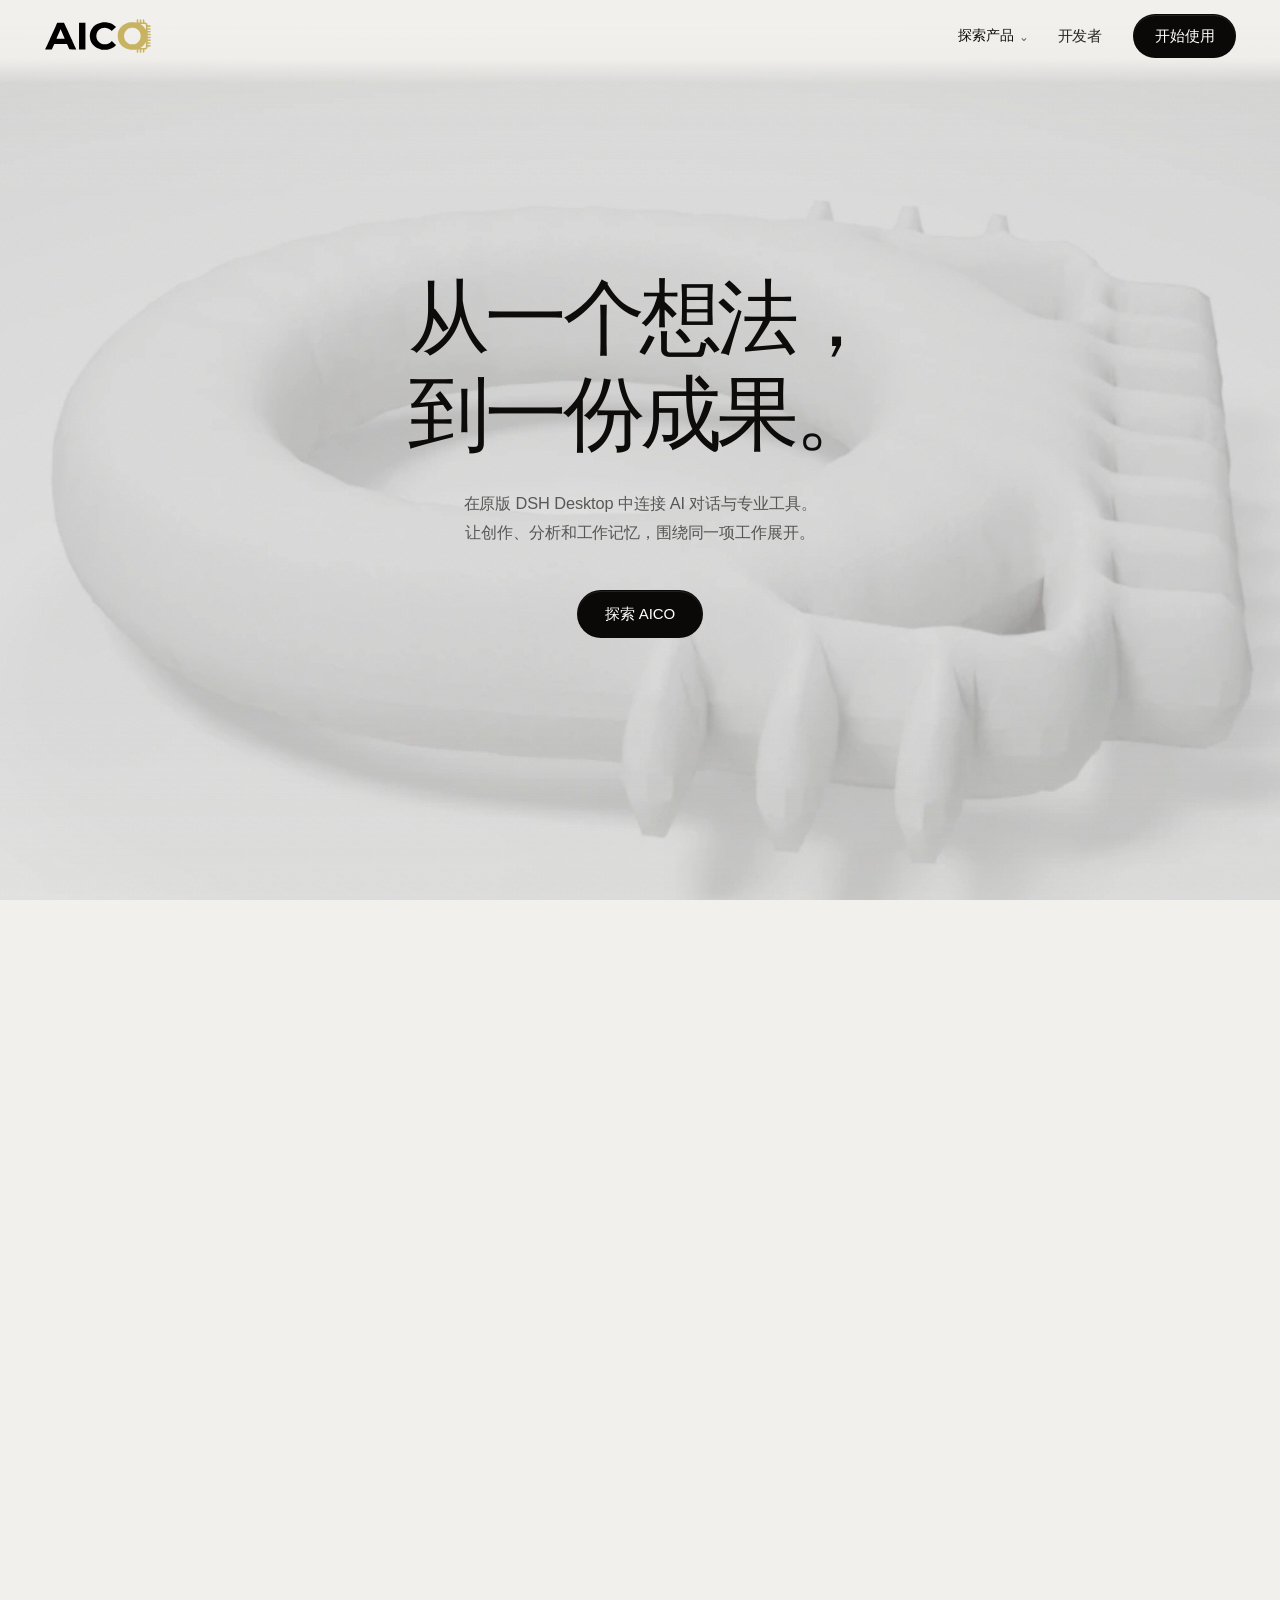
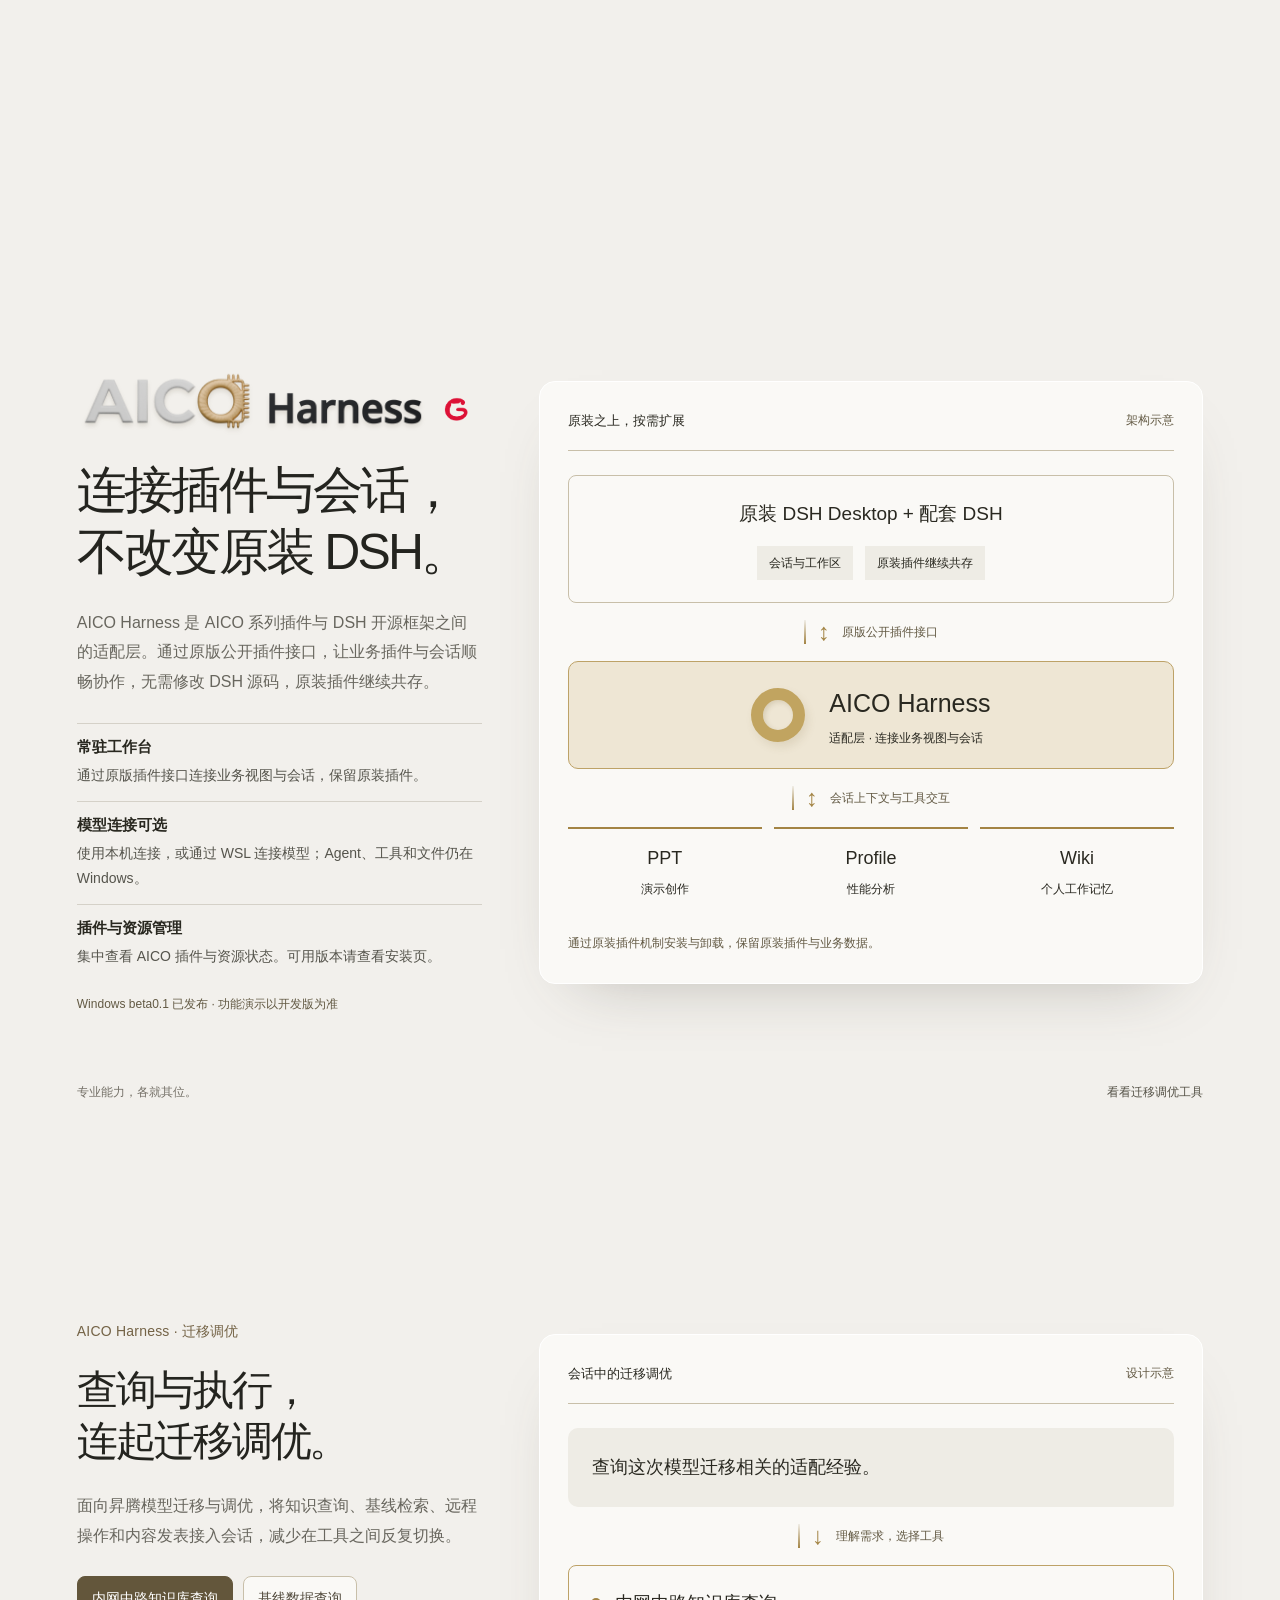
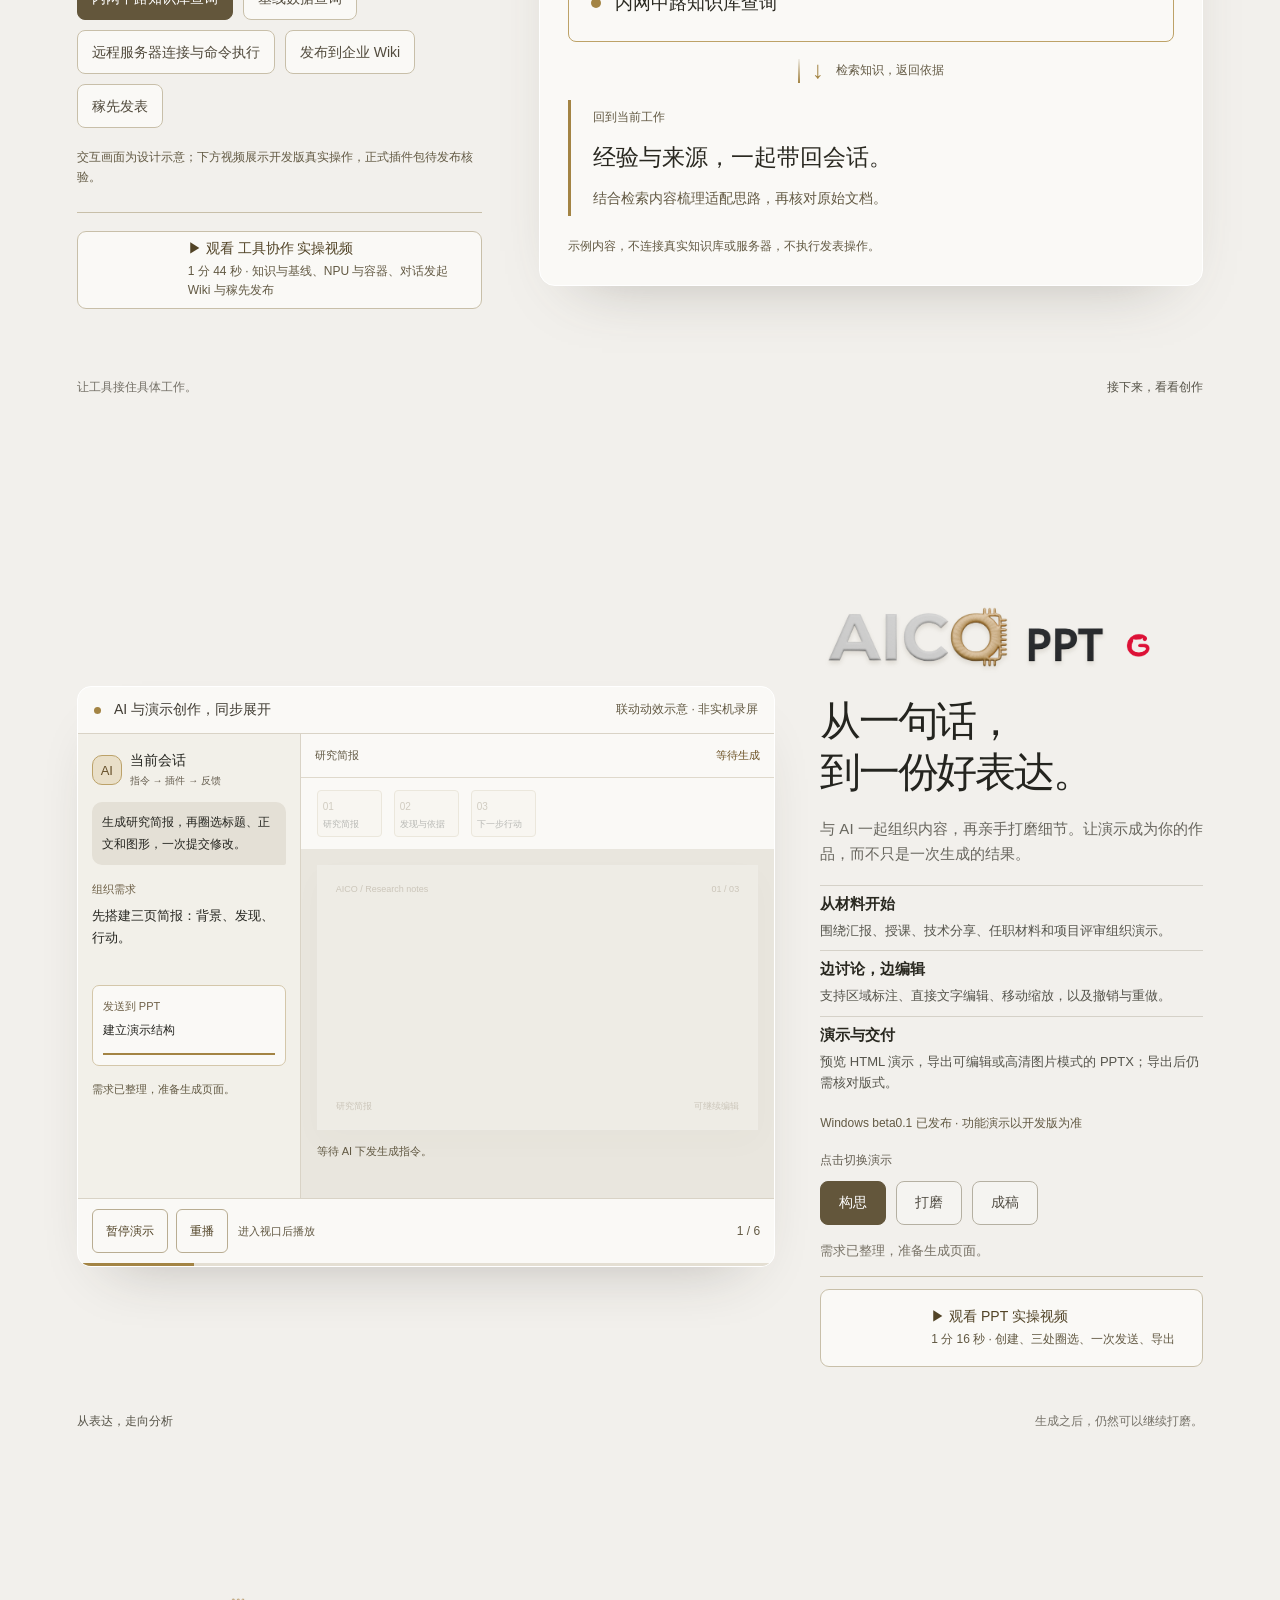
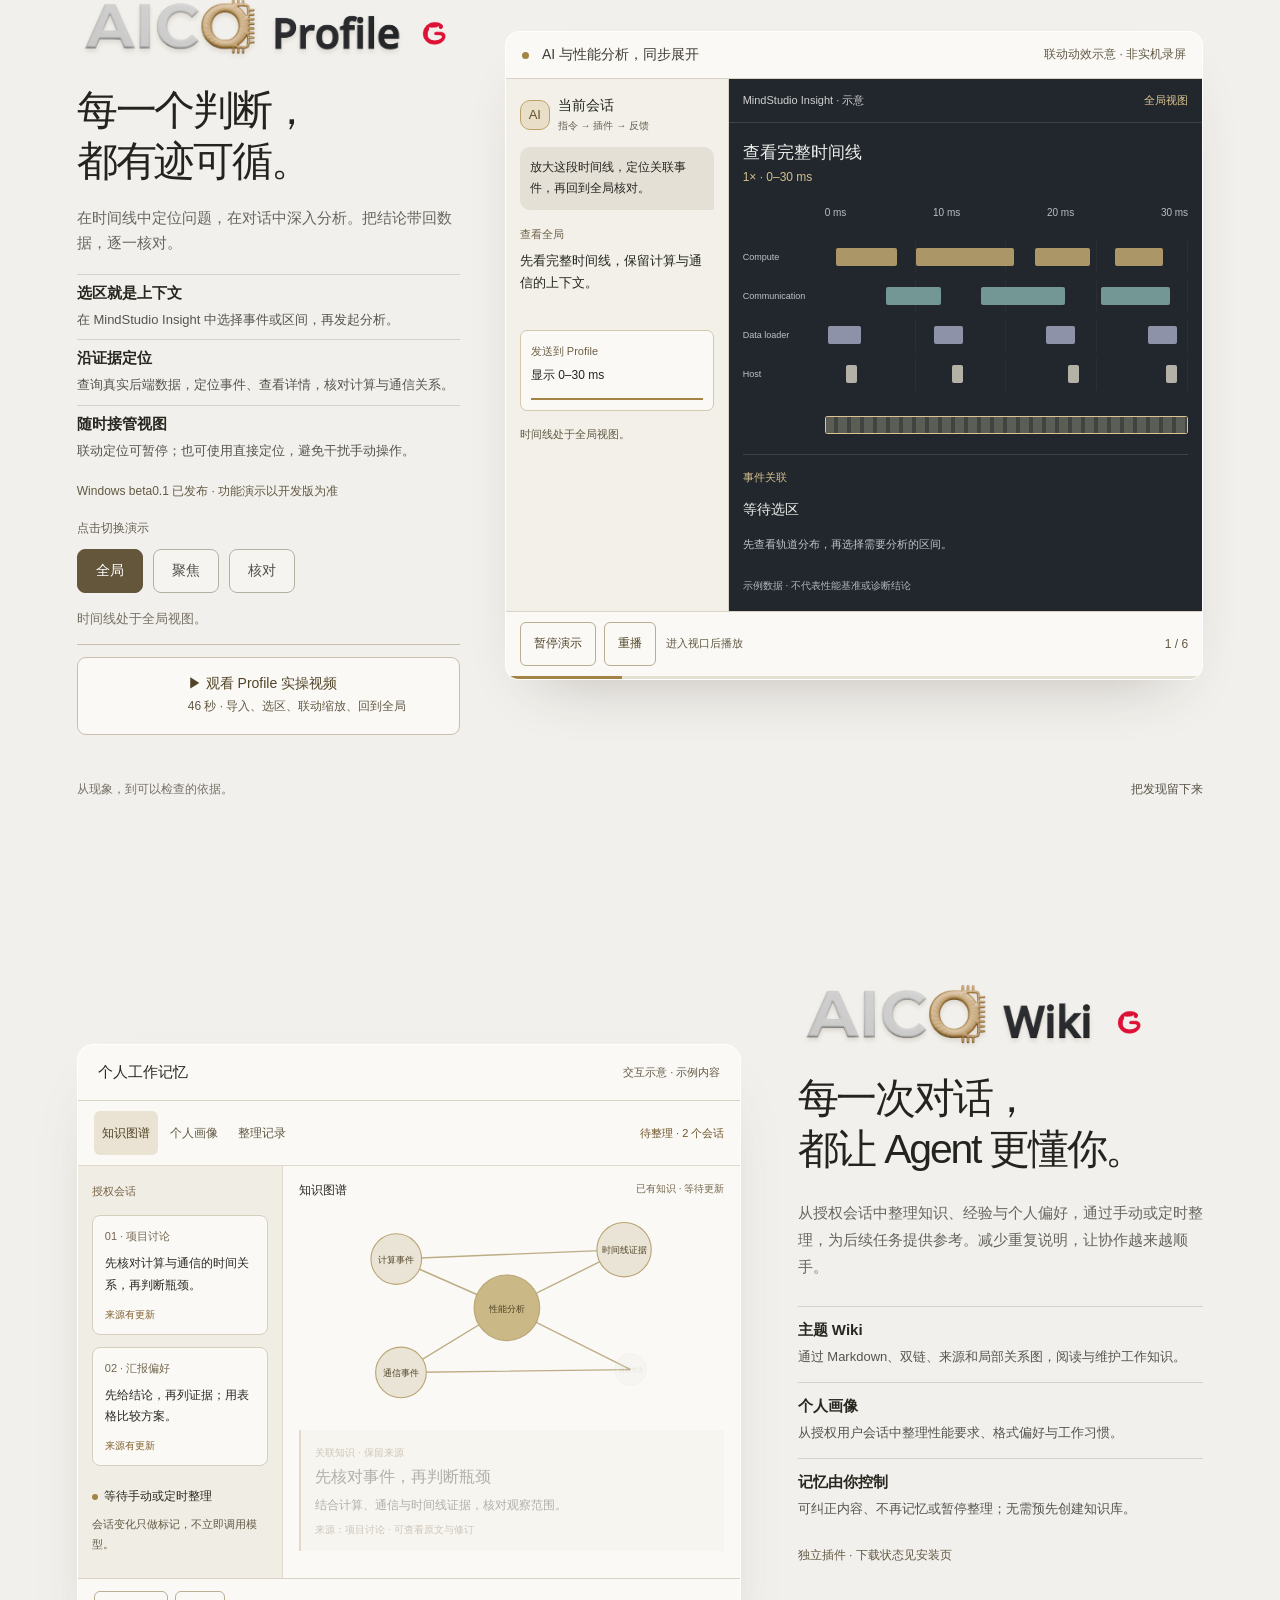
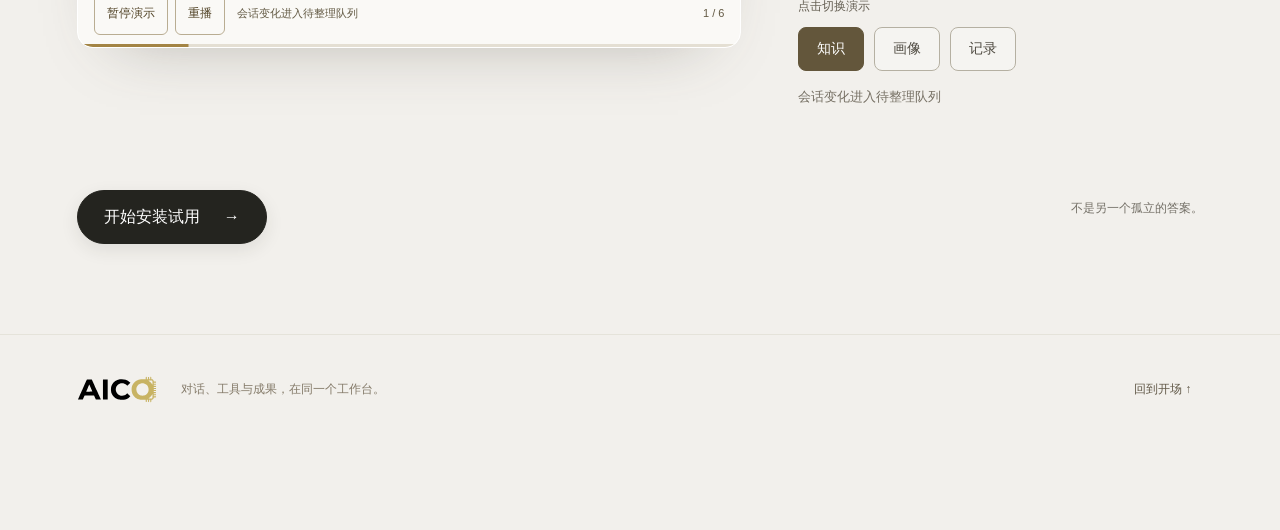
<file: docs/index.html>
<!DOCTYPE html>
<html lang="zh-CN" data-release-mode="manual-beta">
<head>
  <meta charset="UTF-8">
  <meta name="viewport" content="width=device-width, initial-scale=1, viewport-fit=cover">
  <title>AICO · 对话、工具与成果</title>



  <style>
    :root {
      --fg:#0d0c0b;
      --fg-soft:rgba(13,12,11,.64);
      --fg-faint:rgba(13,12,11,.42);
      --shade:#f2f0ec;
      --rule:rgba(13,12,11,.16);
      --ease:cubic-bezier(.22,.61,.36,1);
      --pill-bg:#0a0908;
      --pill-fg:#ffffff;
    }

    * { box-sizing:border-box; margin:0; padding:0; }
    html { -webkit-text-size-adjust:100%; }
    body {
      background:var(--shade);
      color:var(--fg);
      font-family:'Inter Tight','Helvetica Neue',Helvetica,Arial,sans-serif;
      font-weight:400;
      -webkit-font-smoothing:antialiased;
      -moz-osx-font-smoothing:grayscale;
      overflow-x:hidden;
    }
    a:focus-visible { outline:2px solid var(--fg); outline-offset:4px; }

    .stage { position:fixed; inset:0; z-index:0; overflow:hidden; background:var(--shade); }
    .stage canvas {
      position:absolute;
      top:50%; left:50%; width:100%; height:100%;
      transform:translate(-50%,-50%) scale(1.02);
      will-change:transform;
    }
    .veil {
      position:absolute; inset:0; pointer-events:none;
      background:
        linear-gradient(to bottom, rgba(242,240,236,.62) 0%, rgba(242,240,236,.12) 22%, rgba(242,240,236,.12) 78%, rgba(242,240,236,.66) 100%),
        radial-gradient(100% 80% at 50% 48%, rgba(242,240,236,0) 0%, rgba(242,240,236,.34) 100%),
        rgba(242,240,236,.20);
    }
    .grain {
      /* A tiny, pre-rasterized texture preserves grain without a live SVG
         turbulence filter or a full-screen blend pass over every video frame. */
      position:absolute; inset:0; opacity:.13; pointer-events:none;
      background-image:url("./assets/story/9cc49e1f761171a9e14a.png");
    }

    .chrome {
      position:fixed; left:0; right:0; top:0; z-index:40;
      display:flex; align-items:center; justify-content:space-between; gap:12px;
      padding:max(14px, calc(env(safe-area-inset-top, 0px) + 12px)) clamp(16px, 3.4vw, 44px) 14px;
      background:linear-gradient(to bottom, rgba(242,240,236,.94) 0%, rgba(242,240,236,.78) 72%, rgba(242,240,236,0) 100%);
    }
    .mark {
      display:flex; align-items:center; gap:9px; font-size:15px;
      letter-spacing:-.012em; color:var(--fg); min-width:0; flex-shrink:1;
    }
    .mark-star { opacity:.85; }
    .nav { display:flex; align-items:center; gap:clamp(14px, 2.4vw, 32px); flex-shrink:0; }
    .nav a:not(.pill) {
      color:var(--fg); text-decoration:none; font-size:14.5px;
      letter-spacing:-.008em; opacity:.88;
      transition:opacity .3s var(--ease);
    }
    .nav a:not(.pill):hover { opacity:1; }
    .pill {
      display:inline-flex; align-items:center; justify-content:center;
      height:40px; padding:0 21px; border-radius:999px;
      background:var(--pill-bg); color:var(--pill-fg);
      font-size:14.5px; font-weight:500; letter-spacing:-.008em;
      text-decoration:none; white-space:nowrap; opacity:1;
      border:1px solid rgba(10,9,8,.12);
      box-shadow:0 1px 0 rgba(255,255,255,.10) inset;
      -webkit-text-fill-color:var(--pill-fg);
      transition:transform .4s var(--ease), background .3s var(--ease), color .3s var(--ease);
    }
    .nav .pill { color:#fff; -webkit-text-fill-color:#fff; }
    .pill:hover, .pill:focus-visible {
      transform:translateY(-2px); background:#000;
      color:#fff; -webkit-text-fill-color:#fff;
    }
    .pill:focus-visible { outline:2px solid var(--fg); outline-offset:2px; }
    .foot {
      position:fixed; bottom:0; left:0; right:0; z-index:40;
      display:flex; justify-content:center; margin-inline:auto;
      padding:14px clamp(16px, 4vw, 24px) max(16px, calc(env(safe-area-inset-bottom, 0px) + 12px));
      font-size:12px; line-height:1.45; letter-spacing:.02em;
      color:var(--fg-faint); text-align:center; pointer-events:none;
      background:linear-gradient(to top, rgba(242,240,236,.92) 0%, rgba(242,240,236,.72) 72%, rgba(242,240,236,0) 100%);
    }
    .meter {
      position:fixed; top:0; left:0; z-index:50; height:2px;
      width:100%; transform:scaleX(0); transform-origin:0 50%;
      background:var(--fg); opacity:.55;
    }

    .panels { position:fixed; inset:0; z-index:20; pointer-events:none; }
    .panel {
      position:absolute; inset:0; display:flex; flex-direction:column;
      align-items:center; justify-content:center; text-align:center;
      padding:max(104px, calc(env(safe-area-inset-top, 0px) + 88px)) clamp(20px, 5vw, 60px) max(96px, calc(env(safe-area-inset-bottom, 0px) + 80px));
      opacity:0; will-change:opacity,transform;
    }
    .eyebrow {
      display:flex; align-items:center; justify-content:center; flex-wrap:wrap;
      gap:6px 12px; font-size:12.5px; letter-spacing:.045em; color:var(--fg-soft);
      margin-bottom:clamp(16px,2vw,22px); max-width:min(46ch, 100%); text-align:center;
    }
    h1 {
      font-weight:400; font-size:clamp(34px, 7.1vw, 104px); line-height:.98;
      letter-spacing:-.036em; max-width:15ch; text-wrap:balance;
    }
    .sub {
      margin-top:clamp(18px,2.2vw,28px); font-size:clamp(15px,1.28vw,19px);
      line-height:1.5; letter-spacing:-.008em; color:var(--fg-soft);
      max-width:min(46ch, 100%); text-wrap:pretty;
    }
    .cta {
      margin-top:clamp(28px,3.4vw,44px); pointer-events:auto; width:100%;
      display:flex; justify-content:center;
    }
    .cta .pill { height:48px; padding:0 27px; font-size:15px; max-width:min(100%, 320px); }

    .boot {
      position:fixed; inset:0; z-index:90; display:flex; flex-direction:column;
      align-items:center; justify-content:center; gap:16px; background:var(--shade);
      transition:opacity .7s var(--ease), visibility .7s;
    }
    .boot.done { opacity:0; visibility:hidden; }
    .boot p { font-size:12.5px; letter-spacing:.05em; color:var(--fg-faint); }
    .bar { width:150px; height:1px; background:var(--rule); overflow:hidden; }
    .bar i {
      display:block; height:100%; width:100%; background:var(--fg);
      transform:scaleX(0); transform-origin:0 50%;
    }
    .track { position:relative; z-index:1; height:560vh; min-height:3200px; }

    @media (max-width:900px) {
      .veil {
        background:
          linear-gradient(to bottom, rgba(242,240,236,.72) 0%, rgba(242,240,236,.18) 24%, rgba(242,240,236,.18) 76%, rgba(242,240,236,.74) 100%),
          radial-gradient(100% 80% at 50% 48%, rgba(242,240,236,0) 0%, rgba(242,240,236,.40) 100%),
          rgba(242,240,236,.24);
      }
    }
    @media (max-width:720px) {
      .nav a:not(.pill) { display:none; }
      .mark { font-size:14px; }
      .nav .pill { height:38px; padding:0 16px; font-size:13.5px; }
      h1 { max-width:12ch; font-size:clamp(30px, 9.8vw, 52px); }
      .sub { font-size:15px; max-width:34ch; }
      .panel { padding:max(92px, calc(env(safe-area-inset-top, 0px) + 76px)) 18px max(88px, calc(env(safe-area-inset-bottom, 0px) + 72px)); }
      .foot { font-size:11px; max-width:34ch; }
    }
    @media (max-width:420px) {
      .mark-star { display:none; }
      .nav .pill { height:36px; padding:0 14px; font-size:13px; }
      h1 { max-width:11ch; font-size:clamp(28px, 10.5vw, 40px); }
      .eyebrow { font-size:11px; letter-spacing:.04em; max-width:28ch; }
      .cta .pill { width:100%; max-width:280px; height:44px; padding:0 20px; font-size:14px; }
    }
    @media (max-height:520px) and (orientation:landscape) {
      .panel { padding:max(72px, calc(env(safe-area-inset-top, 0px) + 56px)) 24px max(64px, calc(env(safe-area-inset-bottom, 0px) + 48px)); }
      h1 { font-size:clamp(28px, 8vh, 44px); }
      .sub { margin-top:12px; font-size:14px; }
      .cta { margin-top:16px; }
    }
    /* Final act: original copy on the left, assembled identity on the right. */
    .veil{opacity:.72;}
    .mark{display:flex;align-items:center;min-height:44px;flex-shrink:0;}
    .brand-wordmark{display:block;width:108px;height:auto;}
    @media(max-width:720px){.brand-wordmark{width:90px;}}
    @media(min-width:760px){
      .panel:last-child{right:50%;padding-left:clamp(24px,4vw,64px);padding-right:12px;}
      .panel:last-child h1{font-size:clamp(34px,4.5vw,80px);max-width:16ch;}
      .panel:last-child .sub{max-width:40ch;}
    }
    @media(max-width:759px){
      .panel:last-child{justify-content:flex-start;padding-top:max(108px,17vh);}
      .panel:last-child h1{font-size:clamp(30px,7.4vw,52px);max-width:100%;}
      .panel:last-child .sub{max-width:36ch;}
    }
    @media(max-height:520px) and (orientation:landscape){
      .panel:last-child{padding-top:72px;padding-bottom:64px;}
      .panel:last-child h1{font-size:clamp(26px,7vh,38px);}
      .panel:last-child .eyebrow{margin-bottom:12px;}
      .panel:last-child .sub{font-size:13px;}
    }
    @media(prefers-reduced-motion:reduce){.pill,.nav a,.boot{transition:none;}}
  /* Product story: all selectors scoped away from the preserved opening. */
html{scroll-behavior:smooth;scroll-padding-top:100px}body{font-family:'Inter Tight','PingFang SC','Microsoft YaHei',sans-serif}button{font:inherit}a,button,summary{touch-action:manipulation}button:focus-visible,summary:focus-visible{outline:2px solid #80612e;outline-offset:5px}button{cursor:pointer}.stage canvas{will-change:auto}.panels{pointer-events:none}.skip-story{position:fixed;left:24px;top:-80px;z-index:100;padding:14px;background:#fff;color:#161612}.skip-story:focus{top:14px}.chrome{background:linear-gradient(#f2f0ec 20%,#f2f0ece8 70%,#f2f0ec00);padding-bottom:26px}.chrome .mark a{display:flex}.nav .product-nav{display:inline-flex!important}.chapter-dock{position:fixed;z-index:45;left:50%;bottom:20px;transform:translateX(-50%);display:flex;align-items:center;gap:4px;padding:5px;border:1px solid #a9a69d50;border-radius:40px;background:#f5f3eef5;box-shadow:0 6px 24px #29261e0a;opacity:0;visibility:hidden}.chapter-dock.is-visible{opacity:1;visibility:visible}.chapter-dock a{color:#67645e;text-decoration:none;padding:11px 17px;border-radius:24px;font-size:12px;white-space:nowrap}.chapter-dock a[aria-current]{background:#24241f;color:#fff}.chapter-dock a:hover{background:#dedbd2;color:#25241f}
#product-story{position:relative;z-index:2;color:#24241f}.story-chapter{position:relative;height:175vh;min-height:1120px;scroll-margin-top:0}.story-sticky{position:sticky;top:0;height:100vh;min-height:660px;max-width:1600px;margin:auto;padding:clamp(104px,15vh,160px) 6vw 100px;display:grid;grid-template-columns:36% 59%;gap:5%;align-items:start}.story-copy{position:relative;z-index:4;padding-top:12px}.product-name{font-size:14px;color:#746346;letter-spacing:.015em;margin:0 0 24px}.story-copy h2,.install-heading h2{font-weight:400;font-size:clamp(36px,3.9vw,66px);letter-spacing:-.055em;line-height:1.24;margin:0 0 24px;text-wrap:balance}.story-lead{font-size:clamp(15px,1.25vw,19px);line-height:1.85;color:#68665e;max-width:31em}.story-steps{display:flex;gap:10px;margin-top:32px;flex-wrap:wrap}.story-steps button{border:0;border-bottom:1px solid #b5b0a2;background:transparent;color:#77736a;padding:10px 9px;font-size:14px;min-height:44px}.story-steps button[aria-pressed=true]{color:#25241e;border-bottom:2px solid #a38444}.step-caption{font-size:13px;color:#767064;line-height:1.7;margin-top:15px;min-height:44px;max-width:29em}.chapter-baseline{position:absolute;bottom:90px;left:6vw;right:6vw;display:flex;justify-content:space-between;font-size:12px;color:#747067;gap:24px}.chapter-baseline a{color:#555247;text-decoration:none;padding:10px 0}.chapter-baseline>span{padding:10px 0}.demo{position:relative;min-width:0;align-self:center}.demo-label,.demo-footnote,.scene-disclaimer{color:#777269;font-size:11px;line-height:1.6}.demo-footnote{padding:13px 18px;border-top:1px solid #dedad050}.window-top{display:flex;justify-content:space-between;gap:12px;align-items:center;height:46px;padding:0 20px;font-size:12px;color:#625d53;border-bottom:1px solid #ddd8ce}.window-dots{font-size:9px;color:#c5bfb2;letter-spacing:4px}.workbench-demo{background:#faf9f6;border:1px solid #ffffff;border-radius:14px;box-shadow:0 30px 65px -35px #4c463b55,0 1px 4px #6b604012;overflow:hidden;transform-origin:80% 70%}.workbench-body{display:grid;grid-template-columns:24% 76%;min-height:350px}.workspace-rail{display:flex;flex-direction:column;gap:19px;background:#e9e6df65;padding:26px 16px;font-size:11px;color:#817c70;border-right:1px solid #e6e1d6}.workspace-rail img{width:65px;height:auto;margin-bottom:13px}.workspace-rail b{font-weight:500;color:#50462f}.workspace-rail small{margin-top:auto;font-size:10px;line-height:1.8}.conversation-pane{padding:25px 25px 20px;position:relative}.micro-label{font-size:10px;color:#898170}.question-bubble{background:#ebe6d9;padding:16px;border-radius:12px 12px 3px 12px;font-size:13px;line-height:1.8;margin:12px 0 22px}.assistant-line{display:flex;gap:12px;align-items:flex-start;font-size:12px;line-height:1.85;color:#686255}.assistant-line i{width:7px;height:7px;background:#a98c4c;border-radius:50%;margin-top:8px;flex-shrink:0}.tool-tickets{display:flex;gap:8px;margin:21px 0}.tool-tickets>span{font-size:14px;background:#fff;border:1px solid #e7e2d7;padding:13px 11px;border-radius:6px;flex:1}.tool-tickets small{display:block;font-size:9px;color:#817969;margin-top:6px}.work-result{display:flex;align-items:center;gap:12px;padding:14px 0;font-size:12px;border-top:1px solid #e8e2d8}.work-result b{font-weight:500}.work-result p{font-size:10px;line-height:1.8;color:#847c6b;margin-top:4px}.file-icon{font-size:28px;color:#9c8249}.result-check{margin-left:auto;color:#9c8249}.composer{display:flex;justify-content:space-between;border:1px solid #ddd8cc;border-radius:20px;padding:12px 15px;font-size:10px;color:#989183;margin-top:16px}.composer span{color:#4e473b}.harness-chapter[data-phase="1"] .tool-tickets{outline:1px solid #bca56b;outline-offset:5px}.harness-chapter[data-phase="2"] .work-result{background:#f0ecdf}
.ppt-chapter .story-sticky,.wiki-chapter .story-sticky{grid-template-columns:59% 36%}.ppt-chapter .story-copy,.wiki-chapter .story-copy{grid-column:2;grid-row:1}.ppt-chapter .demo,.wiki-chapter .demo{grid-column:1;grid-row:1}.deck-scene{height:410px;perspective:1500px;margin-top:10px}.deck-sheet{position:absolute;background:#fbfaf7;border:1px solid #fff;box-shadow:0 24px 50px -30px #4a443f70;border-radius:4px;width:88%;height:330px;top:15px;left:4%;padding:30px;overflow:hidden}.deck-back{transform:translate(-15px,-26px) rotate(-7deg);background:#e1dac8}.deck-middle{transform:translate(18px,-14px) rotate(4deg);background:#e9e4d9}.deck-back h3,.deck-middle h3{font-size:26px;font-weight:400;line-height:1.4;margin-top:28px}.deck-sheet small{font-size:10px}.outline-lines{display:flex;gap:14px;margin-top:20px;font-size:10px}.deck-bars{display:flex;align-items:flex-end;gap:14px;height:140px}.deck-bars i{width:35px;height:40%;background:#a88c55}.deck-bars i:nth-child(2){height:65%}.deck-bars i:nth-child(3){height:80%}.deck-bars i:nth-child(4){height:100%}.slide-meta,.slide-bottom{display:flex;justify-content:space-between;font-size:9px;color:#8a806b}.deck-front h3{position:relative;z-index:2;font-size:clamp(22px,2.6vw,39px);font-weight:400;line-height:1.4;letter-spacing:-.04em;margin:34px 0 14px}.deck-front>p{font-size:10px;color:#857e6d;position:relative;z-index:2;width:60%;line-height:1.8}.slide-bottom{position:absolute;bottom:24px;left:30px;right:30px}.slide-sculpture{position:absolute;right:24px;top:80px;width:145px;height:190px}.slide-sculpture i{position:absolute;width:115px;height:115px;border-radius:50%;border:24px solid #c6b78f;transform:rotateX(25deg) rotateY(-30deg);box-shadow:inset 7px 6px 8px #76633822,8px 12px 16px #4b412521}.slide-sculpture i:nth-child(2){top:44px;left:12px;border-color:#d5c9aa}.slide-sculpture i:nth-child(3){top:86px;left:24px;border-color:#e3d9c0}.edit-note{position:absolute;bottom:15px;right:0;width:260px;padding:18px 22px;background:#2a2b26;color:#f8f6ee;box-shadow:0 16px 30px #24241415;border-radius:9px;font-size:12px;z-index:4}.edit-note span{font-size:10px;color:#d5c29a}.edit-note p{line-height:1.8;margin-top:7px}.edit-selection{position:absolute;left:23px;top:85px;width:67%;height:115px;border:1px solid #b69a59;opacity:0}.ppt-chapter[data-phase="1"] .edit-selection{opacity:1}.scene-disclaimer{position:absolute;bottom:-28px;left:10px}.ppt-chapter[data-phase="2"] .deck-front h3{color:#55482d}
.trace-demo{background:#22272d;color:#f2f0e8;border-radius:12px;box-shadow:0 30px 65px -35px #10151d80;border:1px solid #3a3e43;padding:0 22px 18px;overflow:hidden}.trace-toolbar{height:54px;display:flex;justify-content:space-between;align-items:center;border-bottom:1px solid #ffffff13;font-size:12px}.trace-toolbar>span:last-child{font-size:10px;color:#a0a3a4}.trace-toolbar i{display:inline-block;width:6px;height:6px;border-radius:50%;background:#c2a76b;margin-right:8px}.trace-ruler{display:flex;justify-content:space-between;margin:23px 0 18px 100px;color:#8d969c;font-size:9px}.trace-tracks{position:relative;padding:7px 0 25px}.trace-row{display:grid;grid-template-columns:100px 1fr;align-items:center;height:40px;font-size:10px;color:#a6adb2}.trace-row>div{height:30px;position:relative;background:repeating-linear-gradient(90deg,transparent 0,transparent calc(25% - 1px),#ffffff08 calc(25% - 1px),#ffffff08 25%)}.trace-row i{position:absolute;left:var(--at);width:var(--span);height:17px;top:6px;border-radius:2px;background:#a99364}.trace-row:nth-child(2) i{background:#729795}.trace-row:nth-child(3) i{background:#8e92a9}.trace-row:nth-child(4) i{background:#b4b1a6}.trace-selection{position:absolute;left:44%;top:0;width:23%;height:174px;background:#dac18d13;border:1px solid #d2b77b;transform-origin:center;opacity:.15}.trace-selection span{position:absolute;top:-15px;background:#d2b77b;color:#252923;padding:4px 7px;font-size:9px}.trace-evidence{display:grid;grid-template-columns:1fr 1fr;gap:18px;border-top:1px solid #ffffff16;padding:25px 0 20px}.trace-evidence h3{font-size:21px;font-weight:400;line-height:1.5;margin-top:12px}.trace-evidence p{font-size:11px;color:#c0c3c3;line-height:1.9;align-self:center}.trace-evidence p span{display:block;color:#8f969b;font-size:10px;margin-top:12px}.trace-footer{display:flex;gap:22px;color:#929b9e;font-size:10px;border-top:1px solid #ffffff16;padding-top:16px}.trace-demo .micro-label{color:#b7a783}.profile-chapter[data-phase="1"] .trace-selection,.profile-chapter[data-phase="2"] .trace-selection{opacity:1}.profile-chapter[data-phase="2"] .trace-evidence{border-top-color:#b7a783}
.status-tag{font-size:10px;border:1px solid #bbb19d;border-radius:20px;padding:3px 8px;margin-left:6px;vertical-align:middle}.knowledge-scene{height:420px;margin-top:10px;perspective:1600px}.source-page{position:absolute;width:45%;padding:25px;background:#e7e1d4;border:1px solid #f9f7f0;box-shadow:0 24px 40px -30px #4b453e70;border-radius:5px}.source-page>span{font-size:10px;color:#80745c}.source-page h3{font-size:15px;font-weight:500;margin:18px 0 12px}.source-page p{font-size:11px;line-height:1.8;color:#756b58}.source-page i{display:block;width:80%;height:3px;background:#c9c1af;margin-top:13px}.source-page i:last-child{width:50%}.source-one{top:12px;left:0;transform:rotate(-9deg)}.source-two{bottom:32px;right:0;transform:rotate(8deg);background:#e9e7df}.knowledge-page{position:absolute;left:20%;top:30px;width:67%;background:#fcfbf8;box-shadow:0 30px 50px -25px #4c46354a;border:1px solid #fff;padding:28px;border-radius:5px}.knowledge-head{display:flex;justify-content:space-between;align-items:center;font-size:10px;color:#8c8068}.review-badge{border:1px solid #cfbd94;border-radius:20px;padding:4px 9px;color:#88703e}.knowledge-page h3{font-size:25px;line-height:1.5;font-weight:400;letter-spacing:-.03em;margin:26px 0 16px}.knowledge-page>p{font-size:12px;line-height:1.9;color:#7b7261}.knowledge-page blockquote{font-size:14px;line-height:1.8;border-left:2px solid #c6b484;padding-left:15px;margin:24px 0;color:#73613e}.reference-chips{display:flex;gap:8px}.reference-chips span{font-size:10px;padding:6px 9px;background:#efebe1;border-radius:3px}.review-line{font-size:10px;line-height:1.7;color:#857b64;margin-top:18px}.wiki-chapter[data-phase="2"] .review-badge{background:#e9e1cd}
.install-section{position:relative;min-height:110vh;padding:260px 7vw 120px;max-width:1500px;margin:auto}.install-heading{text-align:center}.install-heading .story-lead{margin:auto}.install-heading h2{font-size:clamp(40px,4.5vw,72px)}.platform-line{display:flex;justify-content:center;gap:22px;flex-wrap:wrap;color:#82796a;font-size:12px;margin:38px 0}.platform-line span:first-child{color:#3d3d32}.platform-line span:last-child{font-size:11px}.install-steps{display:grid;grid-template-columns:repeat(3,1fr);gap:35px;list-style:none;border-top:1px solid #b6ad9855;padding-top:35px}.install-number{font-size:13px;color:#9b814b}.install-steps h3{font-size:22px;font-weight:400;letter-spacing:-.03em;margin:18px 0}.install-steps p{font-size:14px;line-height:1.9;color:#756e60}.install-steps details{margin-top:18px}.install-steps summary{font-size:12px;color:#655738;cursor:pointer;min-height:44px;padding:10px 0}.install-steps details p{font-size:12px;padding-bottom:18px}.install-actions{display:flex;gap:25px;align-items:center;justify-content:center;margin-top:42px}.install-actions .pill{height:48px;padding:0 30px}.quiet-link{font-size:14px;color:#625a4b;text-underline-offset:5px}.release-caution{font-size:11px;color:#8a806f;line-height:1.8;text-align:center;margin-top:20px}.story-footer{display:flex;align-items:center;gap:24px;flex-wrap:wrap;padding:34px 6vw 110px;border-top:1px solid #b6ad9833;font-size:12px;color:#847a69}.story-footer img{width:80px;height:auto}.story-footer a{color:#625948;margin-left:auto;text-decoration:none;padding:12px}.story-footer>span{font-size:10px}.no-script-note{padding:100px 6vw 20px}.story-chapter,.install-section{scroll-margin-top:0}
/* Chapters already reserve header space; anchor offsets must not push the whole scene down. */
html{scroll-padding-top:0}#product-story{overflow-x:clip}
.chapter-fracture{position:fixed;inset:0;width:100%;height:100%;pointer-events:none;z-index:5}
.chapter-identity{position:relative;min-height:68px;margin-bottom:20px!important;display:flex;align-items:center;gap:8px}
.chapter-identity img{display:block;width:auto;max-width:100%;height:78px;object-fit:contain;object-position:left center;filter:drop-shadow(0 3px 2px #65583c26)}
.chapter-identity .status-tag{position:absolute;top:-13px;left:0;font-size:9px;padding:2px 6px}
@media(max-width:759px){.chapter-identity{min-height:56px}.chapter-identity img{max-width:100%;height:58px}.story-copy h2{margin-top:5px}}
@media(prefers-reduced-motion:reduce){.chapter-fracture{visibility:hidden}.chapter-identity img{opacity:1!important}}
@media(min-width:760px){.workbench-demo .question-bubble{margin-bottom:14px;padding:12px}.workbench-demo .tool-tickets{margin:14px 0}.workbench-demo .conversation-pane{padding-top:18px;padding-bottom:14px}.workbench-demo .composer{margin-top:8px}.workbench-demo .work-result{padding:10px 0}}
@media(min-width:1600px){.story-sticky{padding-left:90px;padding-right:90px}.chapter-baseline{left:90px;right:90px}}
@media(max-width:1050px){.story-sticky{padding-left:4vw;padding-right:4vw;grid-template-columns:37% 59%;gap:4%}.story-copy h2{font-size:35px}.story-lead{font-size:14px}.story-steps{margin-top:20px}.workspace-rail{padding:20px 10px;font-size:10px}.conversation-pane{padding:18px}.deck-sheet{padding:22px}.slide-sculpture{right:5px;transform:scale(.8);transform-origin:right}.trace-demo{padding-inline:16px}.trace-row{grid-template-columns:80px 1fr;font-size:8px}.trace-ruler{margin-left:80px}.knowledge-page{padding:24px}.knowledge-page h3{font-size:21px}.chapter-baseline{left:4vw;right:4vw}}
@media(max-width:759px){.chrome .nav a:not(.pill){display:none!important}.chrome .nav .pill{font-size:12px;height:36px}.story-chapter{height:auto;min-height:0;padding:65px 0 100px}.story-sticky{display:flex;flex-direction:column;position:relative;height:auto;min-height:0;padding:50px 22px 80px;gap:40px}.story-copy{width:100%;padding:0}.story-copy h2{font-size:clamp(30px,7.6vw,44px);line-height:1.3}.story-lead{font-size:15px;max-width:32em}.product-name{margin-bottom:18px}.story-steps{margin-top:18px}.step-caption{min-height:0}.demo{width:100%;transform:none!important;opacity:1!important}.workbench-body{grid-template-columns:1fr;min-height:0}.workspace-rail{display:none}.conversation-pane{padding:22px}.window-top{padding:0 16px}.window-dots{display:none}.question-bubble{font-size:12px}.tool-tickets{gap:6px}.chapter-baseline{bottom:0;left:22px;right:22px;font-size:10px;gap:12px}.chapter-baseline>span{max-width:50%}.deck-scene{height:340px;margin-top:8px}.deck-sheet{height:270px;width:91%;padding:22px;left:3%}.deck-front h3{font-size:25px;margin-top:27px}.deck-front>p{font-size:9px;width:62%}.slide-sculpture{transform:scale(.63);top:65px;right:4px}.slide-bottom{left:22px;right:22px;bottom:20px;font-size:8px}.edit-note{width:210px;bottom:0;padding:14px 17px;font-size:11px}.scene-disclaimer{font-size:10px;bottom:-24px}.trace-demo{padding:0 14px 16px}.trace-row{grid-template-columns:76px 1fr}.trace-ruler{margin-left:76px}.trace-evidence{grid-template-columns:1fr;gap:10px}.trace-evidence h3{font-size:22px}.trace-evidence p{font-size:12px}.trace-toolbar>span:last-child{font-size:8px}.knowledge-scene{height:420px}.source-page{width:53%;padding:18px}.source-page h3{font-size:12px}.knowledge-page{left:13%;width:82%;padding:23px}.knowledge-page h3{font-size:23px}.knowledge-page>p{font-size:12px}.install-section{min-height:0;padding:190px 24px 80px}.install-heading h2{font-size:40px}.install-heading .story-lead{font-size:15px}.platform-line{gap:13px;font-size:12px;line-height:1.8}.platform-line span:last-child{flex-basis:100%;text-align:center}.install-steps{grid-template-columns:1fr;gap:28px;padding-top:28px}.install-steps li+li{border-top:1px solid #b6ad9833;padding-top:28px}.install-steps h3{font-size:23px}.install-actions{flex-direction:column;gap:24px}.story-footer{padding:28px 24px 95px;gap:18px}.story-footer p{flex-basis:70%;font-size:11px}.story-footer a{margin-left:0}.chapter-dock{bottom:12px;gap:0;max-width:calc(100vw - 20px)}.chapter-dock a{padding:12px 11px;font-size:11px}.foot{font-size:10px}}
@media(max-height:650px) and (min-width:760px){.story-sticky{min-height:650px;position:relative}.story-chapter{height:auto;min-height:750px}.story-copy h2{font-size:36px}}
@media(prefers-reduced-motion:reduce){html{scroll-behavior:auto}.story-chapter{height:auto;min-height:0}.story-sticky{position:relative;min-height:740px}.demo,.deck-sheet,.source-page,.knowledge-page{transform:none!important;opacity:1!important}.story-chapter .step-caption{min-height:44px}.trace-selection{opacity:1}.panels .panel{transform:none!important}.chapter-dock{transition:none}}

/* Preserve the film's baked side lighting and contact shadows. The original
   three white overlays obscured those details, especially on white stone.
   Static alpha only: no additional per-frame filter or shadow pass. */
.stage .veil{background:linear-gradient(to bottom,rgba(242,240,236,.22),rgba(242,240,236,.025) 22%,rgba(242,240,236,.025) 78%,rgba(242,240,236,.18))}
.stage .grain{opacity:.045}
/* Product chapters use document flow, never a pinned scroll timeline. */
.story-chapter{height:auto;min-height:0;padding:0}
.story-chapter .story-sticky{position:relative;top:auto;height:auto;min-height:0;padding-top:110px;padding-bottom:90px;row-gap:48px}
.story-chapter .chapter-baseline{position:static;grid-column:1/-1;width:100%;margin-top:12px}
.story-steps::before{content:'点击切换演示';flex-basis:100%;font-size:12px;color:#655f53;margin-bottom:2px}
.story-steps button{border:1px solid #b5b0a2;border-radius:8px;background:#ffffff45;color:#504c43;padding:10px 18px;cursor:pointer}
.story-steps button[aria-pressed=true]{border:1px solid #63563b;background:#63563b;color:#fff}
.story-steps button:hover{background:#e6dfce;color:#29271f}
.story-steps button:focus-visible{outline:2px solid #63563b;outline-offset:4px}
.chapter-identity{transition:opacity 180ms ease-out}
.chapter-identity.is-past{opacity:0}
.chapter-identity:focus-within{opacity:1}
.chapter-identity .chapter-wordmark{min-width:0;max-width:calc(100% - 56px);flex:0 1 auto}
.chapter-identity .chapter-wordmark:only-child{max-width:100%}
.repository-link{display:inline-flex;align-items:center;justify-content:center;flex:0 0 44px;width:44px;height:44px;border-radius:10px;touch-action:manipulation;text-decoration:none}
.chapter-identity .repository-link img{width:28px;height:28px;max-width:none;filter:none}
/* Optical alignment: baked black lettering sits below the wordmark image's
   geometric centre (Harness/PPT ~10%, Profile ~9% of its rendered height). */
.chapter-identity .repository-link{transform:translateY(8px)}
#profile .chapter-identity .repository-link{transform:translateY(7px)}
@media(max-width:759px){.chapter-identity .repository-link{transform:translateY(6px)}#profile .chapter-identity .repository-link{transform:translateY(5px)}}
.repository-link:focus-visible{outline:2px solid #9b782f;outline-offset:3px;background:#fff6}
.repository-link:active{background:#fff8}
@media(hover:hover) and (pointer:fine){.repository-link:hover{background:#fff6}}
.install-section{min-height:0;padding-top:100px}
.chapter-dock a{display:inline-flex;align-items:center;justify-content:center;min-height:44px}
.chapter-dock a:focus-visible{outline:2px solid #80612e;outline-offset:1px}
@media(max-width:759px){.chapter-dock a{padding:10px 8px}.chapter-dock{max-width:calc(100vw - 16px);gap:0}}
@media(max-width:759px){.story-chapter .story-sticky{padding:75px 22px 45px;gap:36px}.chapter-baseline{margin-top:24px}.install-section{padding-top:80px}}
@media(prefers-reduced-motion:reduce){.chapter-identity{transition:none}.chapter-identity.is-past{opacity:1}}

/* Same-page installation catalog, scoped to preserve the approved opening. */
.download-route{display:flex;flex-wrap:wrap;justify-content:center;gap:12px 28px;margin:35px 0 50px}
.download-route a{color:#655738;font-size:14px;padding:12px 0;text-underline-offset:6px}
.integrated-downloads{--download-line:#b6ad9860;color:#24241f}
.integrated-downloads [id]{scroll-margin-top:100px}
.integrated-downloads .install-stage{display:grid;grid-template-columns:60px minmax(0,1fr);gap:24px;padding:45px 0;border-top:1px solid var(--download-line)}
.integrated-downloads .stage-index{font-size:24px;font-weight:400;color:#94763b;padding-top:4px}
.integrated-downloads .stage-head{display:flex;align-items:start;justify-content:space-between;gap:20px;margin-bottom:20px}
.integrated-downloads h2{font-size:clamp(25px,2.5vw,36px);font-weight:400;letter-spacing:-.035em;line-height:1.3;margin:0}
.integrated-downloads h3{font-size:21px;font-weight:400;line-height:1.4;margin:8px 0 16px}
.integrated-downloads p,.integrated-downloads li{font-size:14px;line-height:1.85;color:#625e54;max-width:75ch;overflow-wrap:anywhere}
.integrated-downloads .kicker{font-size:12px;color:#796237;margin:0 0 9px}
.integrated-downloads .tag{display:inline-block;border:1px solid var(--download-line);border-radius:20px;padding:6px 12px;font-size:12px;line-height:1.6;color:#665a42;flex-shrink:0;max-width:100%}
.integrated-downloads .stage-actions{display:flex;align-items:center;gap:20px;flex-wrap:wrap;margin:26px 0}
.integrated-downloads .button,.integrated-downloads button{display:inline-flex;align-items:center;justify-content:center;gap:18px;background:#25241e;color:#fff;border:1px solid #25241e;border-radius:26px;min-height:44px;padding:11px 22px;font:inherit;font-size:14px;text-decoration:none;cursor:pointer}
.integrated-downloads .button[aria-disabled=true],.integrated-downloads button:disabled{background:#e6e2d8;color:#6c6557;border-color:#c9c1af;cursor:default;pointer-events:none}
.integrated-downloads a{color:#655332;text-underline-offset:4px;overflow-wrap:anywhere}
.integrated-downloads a.button{color:white}
.integrated-downloads a.button[aria-disabled=true]{color:#6c6557}
.integrated-downloads .text-link,.integrated-downloads .stage-note{font-size:13px}
.integrated-downloads .stage-blocked{padding:18px 22px;margin:24px 0;border-left:2px solid #ad925a;background:#eee9dc80;color:#615845;font-size:13px;line-height:1.8}
.integrated-downloads [data-status=ready] .stage-blocked{display:none}
.integrated-downloads details{border-bottom:1px solid var(--download-line);padding:18px 0}
.integrated-downloads summary{cursor:pointer;min-height:44px;padding:10px 0;font-size:14px;line-height:1.6;color:#4d4637}
.integrated-downloads details p{margin:14px 0}
.integrated-downloads dl{font-size:13px;line-height:1.8}
.integrated-downloads dt{margin-top:16px;color:#625536}
.integrated-downloads dd{margin:6px 0;overflow-wrap:anywhere}
.integrated-downloads code{font:12px/1.8 Consolas,monospace;overflow-wrap:anywhere;white-space:pre-wrap}
.integrated-downloads pre{max-width:100%;background:#e8e3d66b;border:1px solid var(--download-line);padding:18px;border-radius:8px;white-space:pre-wrap;overflow-wrap:anywhere}
.integrated-downloads .business-list{display:flex;flex-wrap:wrap;gap:12px 24px;margin:24px 0;font-size:14px}
.integrated-downloads .connection-grid{display:grid;grid-template-columns:1fr 1fr;gap:30px}
.integrated-downloads .connection-card{border-top:1px solid var(--download-line);margin-top:30px;padding-top:24px}
.integrated-downloads .section{border-top:1px solid var(--download-line);padding:38px 0}
.integrated-downloads .section-head{margin-bottom:26px}
.integrated-downloads .history>summary{font-size:20px}
.integrated-downloads .file-verification{margin-top:24px;padding:20px 24px;border:1px solid var(--download-line);border-radius:10px;background:#faf9f680}
.integrated-downloads .file-verification>summary{font-size:20px;color:#24241f}
.integrated-downloads .command-box{margin:24px 0}
.integrated-downloads label{display:block;font-size:13px;line-height:1.8}
.integrated-downloads input{display:block;max-width:100%;width:100%;padding:12px;margin:10px 0;border:1px solid #a59a82;border-radius:6px;background:#faf9f6;color:#24241f;font:inherit}
.integrated-downloads :is(a,button,input,summary):focus-visible,.download-route a:focus-visible{outline:2px solid #8b6d30;outline-offset:4px}
.integrated-downloads [hidden]{display:none!important}
@media(max-width:759px){.integrated-downloads .install-stage{grid-template-columns:28px minmax(0,1fr);gap:12px;padding:30px 0}.integrated-downloads .stage-index{font-size:18px}.integrated-downloads .stage-head{flex-direction:column;gap:12px}.integrated-downloads .connection-grid{grid-template-columns:1fr;gap:0}.integrated-downloads .file-verification{padding:15px}.download-route{justify-content:flex-start;gap:8px 22px}.integrated-downloads .stage-actions{align-items:flex-start;flex-direction:column}}

.integrated-downloads .browser-setup-note{margin:20px 0;padding:16px 20px;border-left:2px solid #ad925a;background:#faf8f2;color:#514a3c;font-size:13px;line-height:1.8}.integrated-downloads .browser-setup-note p{margin:0}.integrated-downloads .browser-setup-note p+p{margin-top:8px}

/* Component-first download catalog. */
.component-grid{display:grid;grid-template-columns:repeat(2,minmax(0,1fr));gap:24px;margin:32px 0}.component-card{min-width:0;padding:28px;background:rgba(255,255,255,.58);border:1px solid #d6d0c4;border-radius:14px}.component-card h3{font-size:25px;margin:0}.component-card .stage-head{flex-wrap:wrap;gap:12px}.component-card p,.terminal-guide p,.terminal-guide li{line-height:1.75}.component-help{font-size:14px;color:#625d52}.component-history{margin-top:24px;border-top:1px solid #d6d0c4;padding-top:12px}.component-history summary{min-height:44px;cursor:pointer;padding:10px 0}.component-command{display:grid;gap:10px;margin-top:20px}.component-command span{font-size:14px}.component-command code,.component-card pre{display:block;white-space:pre-wrap;overflow-wrap:anywhere;background:#eeeae1;padding:16px;border-radius:8px;color:#25251e}.component-card .command-box{margin-top:20px}.component-card input{box-sizing:border-box;max-width:100%;width:100%;padding:12px;border:1px solid #aaa28f;border-radius:6px;font:inherit}.component-card button{min-height:44px;cursor:pointer}.component-card button:disabled{cursor:default;opacity:.6}.terminal-guide{padding:40px 0}.terminal-guide figure{margin:24px 0}.terminal-guide img{width:100%;height:auto;display:block;border-radius:12px}.terminal-guide figcaption{font-size:14px;margin-top:10px;color:#625d52}.component-card a:focus-visible,.component-card button:focus-visible,.component-history summary:focus-visible{outline:3px solid #80704b;outline-offset:4px}@media(max-width:760px){.component-grid{grid-template-columns:1fr}.component-card{padding:20px}.terminal-guide{padding:24px 0}}

.developer-section{position:relative;max-width:1500px;margin:auto;padding:90px 7vw 100px;scroll-margin-top:70px;border-top:1px solid #b6ad9860}
.developer-section .page-hero{max-width:780px;margin-bottom:65px}
.developer-section .eyebrow{font-size:13px;color:#796237;margin:0 0 20px}
.developer-section #developer-title{font-size:clamp(40px,4.5vw,72px);font-weight:400;letter-spacing:-.055em;line-height:1.2;margin:0 0 28px}
.developer-section .page-hero>p:not(.eyebrow){font-size:17px;line-height:1.85;margin-bottom:24px}
.developer-section .docs-layout{display:grid;grid-template-columns:150px minmax(0,1fr);gap:65px}
.developer-section .docs-nav{display:flex;flex-direction:column;gap:8px;align-self:start}
.developer-section .docs-nav a{font-size:14px;min-height:44px;padding:12px 0;text-decoration:none}
.developer-section .docs-nav a:hover{text-decoration:underline}
.developer-section .docs-content{min-width:0}
.developer-section .docs-content section{padding-bottom:45px;margin-bottom:45px;border-bottom:1px solid #b6ad9860}
.developer-section .docs-content h2{margin-bottom:24px}
.developer-section .docs-content p{margin:20px 0}
.developer-section .docs-content ul{padding-left:22px}
.developer-section .docs-content li{margin-bottom:12px}
.developer-section .note{border-left:2px solid #ad925a;background:#eee9dc80;padding:18px 22px}
.developer-section .table-wrap{overflow-x:auto;margin-top:28px;border:1px solid #b6ad9860;border-radius:8px}
.developer-section table{width:100%;border-collapse:collapse;font-size:13px;line-height:1.8}
.developer-section th,.developer-section td{text-align:left;padding:16px;vertical-align:top;border-bottom:1px solid #b6ad9840;min-width:140px}
.developer-section th{font-weight:500;color:#655738;background:#eee9dc60}
.developer-section .dev-recipe{padding:14px 20px;margin:18px 0;border:1px solid #b6ad9860;border-radius:8px;background:#faf9f650}
@media(max-width:759px){.developer-section{padding:65px 24px 70px}.developer-section .page-hero{margin-bottom:35px}.developer-section .docs-layout{display:block}.developer-section .docs-nav{flex-direction:row;flex-wrap:wrap;gap:4px 22px;margin-bottom:35px}.developer-section .page-hero>p:not(.eyebrow){font-size:15px}}
.chrome a.mark{display:inline-flex;align-items:center;min-height:44px;text-decoration:none;cursor:pointer}
.chrome a.mark:focus-visible{outline:2px solid #8b6d30;outline-offset:5px;border-radius:4px}

/* Content pass: retain the approved stone/gold motion; no new pinned sections. */
.panel h1,.panel .opening-heading{font-family:inherit;font-weight:400;font-size:clamp(40px,6.4vw,98px);line-height:1.17;letter-spacing:-.055em;margin:0;max-width:15ch;text-wrap:balance}
.panel .sub{line-height:1.75;max-width:38em}
.panel:last-child .opening-heading{font-size:clamp(36px,4.5vw,72px)}
.capability-list{margin:26px 0 0;max-width:36em}
.capability-list>div{border-top:1px solid #65583c33;padding:14px 0}
.capability-list dt{font-size:15px;color:#292820;margin:0 0 6px;font-weight:600}
.capability-list dd{font-size:14px;line-height:1.75;color:#55544c;margin:0}
.product-availability{font-size:12px;line-height:1.65;color:#625943;margin:12px 0 0}
.product-faq{max-width:1120px;margin:0 auto;padding:80px 6vw;scroll-margin-top:110px}
.product-faq h2{font-size:clamp(27px,3vw,44px);font-weight:400;letter-spacing:-.04em;margin:0 0 32px}
.product-faq details{border-top:1px solid #65583c44;padding:0 4px}
.product-faq summary{cursor:pointer;padding:22px 0;font-size:17px;line-height:1.6}
.product-faq details p{font-size:15px;line-height:1.85;max-width:58em;margin:0 0 24px;color:#55544c}
@media(max-width:759px){.panel h1,.panel .opening-heading{font-size:clamp(32px,8vw,52px)}.panel:last-child .opening-heading{font-size:clamp(30px,7.4vw,48px)}.panel .sub{font-size:14px}.capability-list>div{padding:12px 0}.product-faq{padding:56px 24px}.product-faq summary{font-size:16px}}

/* White stone, graphite lettering and the existing gold O-chip palette. */
#product-story{--diagram-paper:#faf9f6;--diagram-ink:#292820;--diagram-muted:#625943;--diagram-gold:#a38444;--diagram-line:#c8bfa9}
.architecture-demo,.tool-flow-demo,.memory-demo{background:var(--diagram-paper);border:1px solid #fff;border-radius:16px;padding:28px;box-shadow:0 28px 65px -40px #4c463b66;color:var(--diagram-ink);font-size:14px;line-height:1.7}
.diagram-heading{display:flex;justify-content:space-between;gap:12px;border-bottom:1px solid var(--diagram-line);padding-bottom:18px;margin-bottom:24px;font-size:13px}.diagram-heading>span:last-child{color:var(--diagram-muted);font-size:12px}.host-boundary{border:1px solid var(--diagram-line);padding:22px;border-radius:8px;text-align:center}.host-boundary>strong{font-size:19px;font-weight:500}.host-parts{display:flex;justify-content:center;gap:12px;flex-wrap:wrap;margin-top:16px}.host-parts span{background:#eeece5;padding:7px 12px;font-size:12px}.flow-link{display:flex;align-items:center;justify-content:center;gap:12px;color:var(--diagram-gold);font-size:24px;min-height:58px}.flow-link span{font-size:12px;color:var(--diagram-muted)}.adapter-node{display:flex;gap:24px;align-items:center;justify-content:center;border:1px solid #bda267;background:#eee6d4;border-radius:10px;padding:20px}.adapter-node strong{font-size:25px;font-weight:500}.adapter-node p{margin:3px 0 0;font-size:12px}.adapter-ring{width:54px;height:54px;border:12px solid #c1a460;border-radius:50%;box-shadow:inset 2px 2px 5px #77623130,3px 5px 9px #77623120}.plugin-branches{display:grid;grid-template-columns:repeat(3,1fr);gap:12px}.plugin-branches>span{border-top:2px solid var(--diagram-gold);padding:14px 6px;text-align:center;font-size:12px}.plugin-branches b{display:block;font-size:18px;font-weight:500;margin-bottom:5px}.diagram-note{font-size:12px;line-height:1.8;color:var(--diagram-muted);margin:20px 0 0}.tool-choices{display:flex;flex-wrap:wrap;gap:10px;margin:26px 0 20px}.tool-choices button,.video-switcher button{font:inherit;font-size:14px;line-height:1.5;border:1px solid var(--diagram-line,#c8bfa9);border-radius:8px;min-height:44px;padding:10px 14px;background:#faf9f6;color:#514a3c;cursor:pointer}.tool-choices button[aria-pressed=true],.video-switcher button[aria-pressed=true]{background:#63563b;color:white;border-color:#63563b}.tool-choices button:hover,.video-switcher button:hover{border-color:#63563b}.tool-request{font-size:18px;background:#eeece5;border-radius:10px 10px 2px 10px;padding:24px;margin:0}.tool-active{display:flex;align-items:center;gap:14px;border:1px solid #bda267;padding:22px;border-radius:8px}.tool-active strong{font-weight:500;font-size:18px}.tool-signal{width:10px;height:10px;flex-shrink:0;border-radius:50%;background:#a38444;animation:tool-pulse 2.4s ease-in-out infinite;animation-play-state:paused}.is-in-view .tool-signal{animation-play-state:running}.tool-response{border-left:3px solid #a38444;padding:5px 0 5px 22px}.tool-response>span{font-size:12px;color:#625943}.tool-response h3{font-size:23px;font-weight:400;line-height:1.5;margin:12px 0}.tool-response p{font-size:14px;margin:0;color:#625943}.video-entry{display:flex;flex-wrap:wrap;gap:8px 16px;align-items:center;margin-top:24px;padding-top:18px;border-top:1px solid #c8bfa9}.video-entry>span{font-size:14px;color:#625943}.video-entry small{font-size:12px;color:#625943}.video-entry button{min-height:44px;font:inherit;font-size:14px;cursor:pointer;border:0;border-bottom:1px solid #a38444;background:transparent;color:#514326;padding:8px 0}.memory-node{padding:18px;text-align:center;border:1px solid var(--diagram-line);border-radius:8px}.memory-node strong{font-size:17px;font-weight:500}.memory-node p{font-size:12px;margin:8px 0 0;color:var(--diagram-muted)}.memory-branches{display:grid;grid-template-columns:1fr 1fr;gap:16px}.memory-origin,.memory-return{background:#f1eee5}.memory-feedback{border-bottom:1px solid #bda267;border-left:1px solid #bda267;border-radius:0 0 0 18px;margin:0 12px;padding:18px;text-align:center;color:#63563b;font-size:14px}.memory-controls{text-align:center;font-size:12px;line-height:1.9;margin:22px 0 0}.wiki-chapter[data-phase="0"] .memory-knowledge,.wiki-chapter[data-phase="1"] .memory-preference,.wiki-chapter[data-phase="2"] .memory-controls{outline:2px solid #a38444;outline-offset:3px}.deck-front h3,.edit-selection{transition:color 220ms,opacity 220ms}.deck-front>p{font-size:13px;color:#625943}.slide-meta,.slide-bottom{font-size:11px;color:#625943}.ppt-chapter[data-phase="0"] .edit-note{background:#eeece5;color:#292820}.ppt-chapter[data-phase="0"] .edit-note span{color:#625943}.ppt-chapter[data-phase="2"] .edit-note{background:#63563b}.ppt-chapter[data-phase="2"] .edit-note span{color:#fff}.profile-chapter[data-phase="2"] .trace-row:nth-child(1) i:nth-child(2),.profile-chapter[data-phase="2"] .trace-row:nth-child(2) i:nth-child(2){outline:2px solid #f4dba3;outline-offset:3px}.trace-row{font-size:11px}.trace-toolbar>span:last-child,.trace-ruler,.trace-footer,.trace-selection span{font-size:12px}.trace-evidence p span{font-size:12px;color:#bfc4c7}.trace-evidence p{font-size:13px}.trace-ruler,.trace-footer{color:#bfc4c7}.demo-footnote,.scene-disclaimer{font-size:12px;color:#625943}.video-dialog{margin:auto;width:min(1120px,calc(100% - 32px));max-height:calc(100dvh - 32px);overflow:auto;border:1px solid #c8bfa9;border-radius:14px;padding:24px;background:#faf9f6;color:#292820;box-shadow:0 30px 100px #0005}.video-dialog::backdrop{background:#151713c9}.video-dialog-head{display:flex;justify-content:space-between;align-items:center;gap:16px;margin-bottom:16px}.video-dialog h2{font-size:22px;margin:0;font-weight:500}.video-dialog-head button{min-height:44px;min-width:64px;font:inherit;border:1px solid #c8bfa9;border-radius:6px;background:#fff;cursor:pointer}.video-switcher{display:flex;flex-wrap:wrap;gap:8px;margin-bottom:16px}.video-dialog video{display:block;width:100%;max-height:70dvh;aspect-ratio:3/2;object-fit:contain;background:#151713}.video-error{font-size:14px;line-height:1.7}.video-dialog button:focus-visible,.video-entry button:focus-visible,.tool-choices button:focus-visible{outline:3px solid #99762d;outline-offset:4px}body[data-video-open] .tool-signal{animation-play-state:paused}
@keyframes tool-pulse{50%{opacity:.45;box-shadow:0 0 0 6px #a384441a}}
@media(max-width:1050px){.trace-row{grid-template-columns:100px 1fr}.trace-ruler{margin-left:100px}.deck-front>p{width:65%;font-size:12px}.deck-front h3{font-size:29px}.slide-sculpture{opacity:.6}}
@media(max-width:759px){.architecture-demo,.tool-flow-demo,.memory-demo{padding:22px 18px}.diagram-heading{flex-wrap:wrap}.host-boundary{padding:18px 10px}.host-boundary>strong{font-size:17px}.plugin-branches{gap:6px}.plugin-branches>span{font-size:11px}.plugin-branches b{font-size:16px}.memory-branches{gap:10px}.memory-node{padding:15px 8px}.memory-node strong{font-size:15px}.adapter-node{gap:16px}.adapter-node strong{font-size:22px}.tool-request{font-size:16px;padding:20px}.tool-active{padding:18px}.tool-active strong{font-size:16px}.deck-scene{height:400px}.deck-sheet{height:310px}.deck-front h3{font-size:26px}.deck-front>p{width:75%;font-size:12px}.slide-sculpture{opacity:.35;top:90px}.edit-note{bottom:0;max-width:85%}.trace-row{font-size:10px;grid-template-columns:92px 1fr}.trace-ruler{margin-left:92px}.trace-toolbar{gap:8px}.trace-toolbar>span:last-child{font-size:11px}.video-dialog{padding:16px}.video-dialog h2{font-size:18px}}
@media(prefers-reduced-motion:reduce){.tool-signal{animation:none}.deck-front h3,.edit-selection{transition:none}}
/* Keep the long Wiki headline together and show flow without a scroll timeline. */
.wiki-chapter .story-copy h2{font-size:clamp(30px,3.2vw,48px)}
.flow-link::before{content:'';width:2px;height:24px;background:linear-gradient(180deg,#c8bfa933,#a38444,#c8bfa933);background-size:100% 200%;animation:diagram-flow 2.8s linear infinite;animation-play-state:paused}
.is-in-view .flow-link::before{animation-play-state:running}
body[data-video-open] .flow-link::before{animation-play-state:paused}
.memory-node{transition:background-color 220ms ease-out}
.wiki-chapter[data-phase="0"] .memory-knowledge,.wiki-chapter[data-phase="1"] .memory-preference{background:#eee6d4}
.profile-chapter[data-phase="0"] .trace-selection{opacity:0}
@keyframes diagram-flow{to{background-position:0 200%}}
@media(prefers-reduced-motion:reduce){.flow-link::before{animation:none}.memory-node{transition:none}}
@media(max-width:759px){.wiki-chapter .story-copy h2{font-size:clamp(30px,7.6vw,44px)}}

.video-switcher[hidden]{display:none}.video-dialog video::cue{background:#151713e6;color:#fff;font-size:clamp(12px,1.7vw,24px)}

.video-playback{display:flex;align-items:center;flex-wrap:wrap;gap:10px 16px;margin-bottom:14px}.video-playback button{min-height:44px;padding:9px 16px;border:1px solid #63563b;border-radius:7px;background:#63563b;color:#fff;font:inherit;font-size:14px;cursor:pointer}.video-playback span{font-size:12px;color:#625943}

/* Paired instruction/result demonstrations: no scroll capture or layout animation. */
 .story-chapter[data-collaboration] .story-sticky{grid-template-columns:34% 62%;gap:4%;row-gap:24px;padding-top:90px;padding-bottom:45px}
.story-chapter[data-collaboration] .story-copy{display:block;grid-column:1;grid-row:1}
.story-chapter.ppt-chapter[data-collaboration] .story-sticky{grid-template-columns:62% 34%}
.story-chapter.ppt-chapter[data-collaboration] .story-copy{grid-column:2}
[data-collaboration] .story-copy>.capability-list{margin-top:18px}
[data-collaboration] .capability-list>div{padding:9px 0}
[data-collaboration] .story-copy>.story-steps{margin-top:18px}
[data-collaboration] .story-copy>.step-caption{min-height:0;margin-bottom:0}
[data-collaboration] .story-copy>.video-entry{margin-top:14px;padding-top:12px}
.story-chapter[data-collaboration] .collab-demo{grid-column:2;grid-row:1;width:100%;border-radius:14px;border:1px solid #fff;background:#faf9f6;overflow:hidden;box-shadow:0 28px 60px -35px #302b2450}
.story-chapter.ppt-chapter[data-collaboration] .collab-demo{grid-column:1}
.collab-topbar{padding:18px 24px;display:flex;justify-content:space-between;gap:16px;border-bottom:1px solid #d9d3c6;font-size:14px;color:#403c33}
.collab-topbar>span:last-child{font-size:12px;color:#625943}.collab-topbar i{display:inline-block;width:7px;height:7px;border-radius:50%;background:#a38444;margin-right:10px}
.collab-workspace{display:grid;grid-template-columns:29% 71%;min-height:490px}
.ai-command-pane{padding:26px 24px;border-right:1px solid #d9d3c6;background:#f2f0e9;display:flex;flex-direction:column;gap:20px;min-width:0}
.ai-pane-heading{display:flex;gap:12px;align-items:center;font-size:14px}.ai-chip{width:36px;height:36px;border:1px solid #bca269;border-radius:10px;display:grid;place-items:center;color:#66502a;background:#e9dfc8;font-size:13px}.ai-pane-heading small{display:block;font-size:11px;color:#686052;margin-top:4px}
.ai-user-request{margin:0;padding:14px 16px;background:#e4e0d6;border-radius:10px 10px 2px 10px;font-size:13px;line-height:1.8}.ai-command>span,.ai-tool-call>span{font-size:11px;color:#6e6047}.ai-command p{font-size:15px;line-height:1.8;min-height:54px;margin:8px 0 0}.ai-tool-call{padding:14px 16px;background:#faf9f6;border:1px solid #d4c7aa;border-radius:7px}.ai-tool-call strong{display:block;font-size:13px;font-weight:500;margin-top:8px}.command-transfer{height:2px;background:#e4dfd3;margin-top:14px;overflow:hidden}.command-transfer i{display:block;width:100%;height:100%;background:#a38444;transform-origin:left}.ai-feedback{font-size:12px;line-height:1.8;color:#625943;margin:0;min-height:43px}.ai-composer{margin-top:auto;padding:12px;border:1px solid #d1caba;border-radius:8px;font-size:11px;color:#746b5c;display:flex;justify-content:space-between;gap:8px}.plugin-live-pane{min-width:0;overflow:hidden}.plugin-toolbar{display:flex;justify-content:space-between;gap:12px;padding:16px 22px;font-size:12px;border-bottom:1px solid #dfd9cc;color:#625943}.plugin-toolbar>span:last-child{color:#6d5326}.ppt-editor{display:grid;grid-template-columns:100px 1fr;min-height:436px}.slide-thumbnails{padding:22px 12px;border-right:1px solid #e1dbce;display:flex;flex-direction:column;gap:18px}.slide-thumbnails>div{border:1px solid #c9bd9f;aspect-ratio:1.4;border-radius:4px;padding:8px;opacity:.3;background:#f3efe4}.slide-thumbnails span{font-size:10px;color:#756447}.slide-thumbnails b{display:block;font-size:10px;font-weight:400;margin-top:6px}.slide-thumbnails>div.is-generated{opacity:1}.slide-thumbnails>div.is-selected{outline:2px solid #a38444;outline-offset:3px}.slide-workspace{background:#e9e6de;padding:30px 28px 18px;display:flex;flex-direction:column;justify-content:center;gap:18px;min-width:0}.plugin-slide{position:relative;background:#fffefa;min-height:295px;aspect-ratio:1.65;border:1px solid #fff;box-shadow:0 12px 30px #4d412a18;padding:25px 28px;overflow:hidden}.plugin-slide-meta,.plugin-slide-footer{font-size:10px;color:#72664e;display:flex;justify-content:space-between;gap:12px}.plugin-slide h3{font-size:clamp(22px,2.5vw,38px);line-height:1.35;font-weight:400;letter-spacing:-.04em;max-width:76%;position:relative;z-index:1;margin:32px 0 14px;white-space:pre-line}.plugin-slide>p{position:relative;z-index:1;max-width:70%;font-size:12px;line-height:1.8;color:#625943;margin:0}.plugin-slide-footer{position:absolute;bottom:20px;left:28px;right:28px}.slide-gold-orbit{position:absolute;right:20px;top:95px;width:100px;height:135px}.slide-gold-orbit i{position:absolute;width:80px;height:80px;border:18px solid #c2af7e;border-radius:50%;transform:rotateX(28deg) rotateY(-24deg);box-shadow:3px 6px 10px #5b4d2520}.slide-gold-orbit i+ i{top:43px;left:10px;border-color:#ded2b1}.slide-content-lines{display:flex;gap:8px;position:relative;z-index:2;margin-top:20px}.slide-content-lines span{border-top:2px solid #bda56c;padding-top:8px;font-size:11px;flex:1}.slide-edit-outline{position:absolute;left:20px;top:76px;width:72%;height:115px;border:1px solid #a38444;opacity:0}.plugin-response{font-size:12px;line-height:1.8;min-height:44px;color:#625943}.ppt-collab[data-beat="0"] .plugin-slide{opacity:.25}.ppt-collab[data-beat="0"] .plugin-slide h3,.ppt-collab[data-beat="0"] .plugin-slide>p,.ppt-collab[data-beat="0"] .slide-gold-orbit{visibility:hidden}.ppt-collab[data-beat="0"] .slide-content-lines,.ppt-collab[data-beat="1"] .slide-content-lines{visibility:hidden}.ppt-collab[data-beat="3"] .slide-edit-outline{opacity:1}.ppt-collab[data-beat="3"] .plugin-slide h3{color:#71582b}
.profile-collab .plugin-live-pane{background:#22272d;color:#eef0ec}.profile-collab .plugin-toolbar{border-color:#ffffff20;color:#d0d2d0}.profile-collab .plugin-toolbar>span:last-child{color:#dbc48e}.profile-workspace{padding:22px}.zoom-heading{display:flex;justify-content:space-between;gap:12px;align-items:center}.zoom-heading strong{font-weight:400;font-size:19px}.zoom-heading>span{font-size:12px;color:#d4bf8c}.zoom-ruler{display:flex;justify-content:space-between;margin:26px 0 20px 110px;font-size:11px;color:#b8bfc3}.zoom-tracks{position:relative}.zoom-row{display:grid;grid-template-columns:110px 1fr;height:43px;align-items:center;font-size:11px;color:#bcc2c5}.lane-viewport{overflow:hidden;background:repeating-linear-gradient(90deg,transparent 0,transparent calc(25% - 1px),#ffffff0a calc(25% - 1px),#ffffff0a 25%)}.zoom-lane{position:relative;height:32px;transform-origin:left center}.zoom-lane i{position:absolute;top:7px;height:18px;border-radius:2px;background:#aa9666}.zoom-row:nth-child(2) i{background:#729795}.zoom-row:nth-child(3) i{background:#8e92a9}.zoom-row:nth-child(4) i{background:#b4b1a6}.zoom-selection{position:absolute;left:calc(110px + (100% - 110px)/3);width:calc((100% - 110px)/3);top:0;height:100%;background:#dac18d15;border:1px solid #d2b77b;opacity:0;transform-origin:left}.zoom-selection span{position:absolute;top:-18px;left:0;background:#d2b77b;color:#22272d;padding:3px 6px;font-size:10px}.event-cursor{position:absolute;width:1px;background:#f1d491;height:86px;top:0;left:62%;opacity:0}.trace-minimap{margin:22px 0 20px 110px;height:18px;background:repeating-linear-gradient(90deg,#929b8c55 0,#929b8c55 9px,#929b8c12 9px,#929b8c12 13px);border-radius:3px;overflow:hidden}.trace-minimap>div{height:100%;border:1px solid #dbc48e;background:#dbc48e22;transform-origin:center}.event-detail{border-top:1px solid #ffffff20;padding-top:18px;display:grid;grid-template-columns:95px 1fr;gap:8px 18px;min-height:90px}.event-detail>span{font-size:11px;color:#d4bf8c;padding-top:3px}.event-detail strong{font-size:15px;font-weight:500}.event-detail p{grid-column:2;font-size:12px;line-height:1.8;color:#bfc5c7;margin:0}.profile-demo-note{font-size:11px;color:#b0b7bb;margin:15px 0 0}.profile-collab[data-beat="3"] .linked-event,.profile-collab[data-beat="4"] .linked-event{outline:2px solid #f1d491;outline-offset:2px}.profile-collab[data-beat="3"] .event-cursor,.profile-collab[data-beat="4"] .event-cursor{opacity:1}
.collab-controls{position:relative;display:flex;gap:18px;align-items:center;padding:13px 22px 16px;border-top:1px solid #d9d3c6;font-size:12px;color:#625943}.playback-actions{display:flex;gap:8px}.collab-controls button{font:inherit;color:#514326;background:#faf9f6;border:1px solid #b9ad92;border-radius:6px;min-height:44px;padding:8px 13px;cursor:pointer;touch-action:manipulation}.collab-controls button:active{background:#e9dfc8}.collab-controls button:focus-visible{outline:3px solid #99762d;outline-offset:3px}.playback-count{margin-left:auto;white-space:nowrap}.playback-progress{position:absolute;bottom:0;left:0;right:0;height:3px;background:#e4dfd3}.playback-progress i{display:block;background:#a38444;height:100%;transform-origin:left;transform:scaleX(0)}
@media(max-width:1050px){.collab-workspace{grid-template-columns:32% 68%}.ai-command-pane{padding:22px 18px}.ppt-editor{grid-template-columns:70px 1fr}.slide-thumbnails{padding:22px 8px}.slide-workspace{padding:24px 18px}.plugin-slide{padding:20px;min-height:300px}.plugin-slide h3{font-size:28px}.plugin-slide-footer{left:20px;right:20px}.slide-gold-orbit{opacity:.5;right:0}.zoom-row{grid-template-columns:88px 1fr;font-size:10px}.zoom-ruler,.trace-minimap{margin-left:88px}.zoom-selection{left:calc(88px + (100% - 88px)/3);width:calc((100% - 88px)/3)}}
@media(max-width:759px){.story-chapter[data-collaboration] .story-copy{display:block}.story-chapter[data-collaboration] .story-copy>.capability-list{margin-top:26px}.collab-topbar{padding:16px;flex-wrap:wrap;gap:6px}.collab-workspace{grid-template-columns:1fr}.ai-command-pane{border-right:0;border-bottom:1px solid #d9d3c6;gap:12px;padding:20px}.ai-pane-heading small{display:inline;margin-left:12px}.ai-command p{min-height:0}.ai-feedback{min-height:0}.ai-composer{display:none}.plugin-toolbar{padding:14px;font-size:11px}.ppt-editor{grid-template-columns:1fr;min-height:0}.slide-thumbnails{flex-direction:row;padding:14px 18px;border-right:0;gap:14px}.slide-thumbnails>div{width:68px;aspect-ratio:1.5;padding:5px}.slide-thumbnails b{font-size:9px;margin-top:4px}.slide-workspace{padding:18px 14px}.plugin-slide{padding:20px;min-height:290px;aspect-ratio:auto}.plugin-slide h3{font-size:25px;max-width:85%}.plugin-slide>p{max-width:85%}.slide-gold-orbit{right:-10px;opacity:.35}.plugin-slide-footer{font-size:9px}.slide-content-lines{gap:6px}.slide-content-lines span{font-size:10px}.collab-controls{padding:12px 14px 16px;gap:10px;flex-wrap:wrap}.collab-controls>[data-playback-label]{order:3;width:100%}.profile-workspace{padding:20px 12px}.zoom-heading{align-items:flex-start;flex-direction:column;gap:6px}.zoom-heading strong{font-size:17px}.zoom-ruler{font-size:10px}.zoom-row{grid-template-columns:80px 1fr;font-size:9px}.zoom-ruler,.trace-minimap{margin-left:80px}.zoom-selection{left:calc(80px + (100% - 80px)/3);width:calc((100% - 80px)/3)}.event-detail{grid-template-columns:1fr;gap:8px}.event-detail p{grid-column:1}.profile-demo-note{line-height:1.7}}

/* Compact the paired demo within the original alternating chapter columns. */
@media(min-width:760px){
[data-collaboration] .story-copy h2{font-size:clamp(30px,3.2vw,48px);margin-bottom:18px}
[data-collaboration] .story-copy .product-name{margin-bottom:16px}
[data-collaboration] .story-lead{font-size:15px;line-height:1.7}
[data-collaboration] .capability-list dd{font-size:13px;line-height:1.65}
.collab-workspace{grid-template-columns:32% 68%;min-height:410px}
.collab-topbar{padding:14px 16px;flex-wrap:wrap;gap:5px 12px}
.ai-command-pane{padding:18px 14px;gap:14px}
.ai-pane-heading{gap:8px}.ai-pane-heading small{font-size:10px}.ai-chip{flex-shrink:0;width:30px;height:30px}
.ai-user-request{padding:10px;font-size:12px}.ai-command p{font-size:13px;line-height:1.7;min-height:66px}
.ai-tool-call{padding:10px}.ai-tool-call strong{font-size:12px}.ai-feedback{font-size:11px;min-height:56px}.ai-composer{display:none}
.plugin-toolbar{padding:14px;font-size:11px;flex-wrap:wrap;gap:4px}
.ppt-editor{grid-template-columns:1fr;min-height:0}.slide-thumbnails{flex-direction:row;padding:12px 16px;gap:12px;border-right:0}
.slide-thumbnails>div{width:65px;aspect-ratio:1.5;padding:5px}.slide-thumbnails b{font-size:9px;margin-top:4px}
.slide-workspace{padding:16px;gap:12px}.plugin-slide{padding:18px;min-height:265px;aspect-ratio:auto}
.plugin-slide h3{font-size:clamp(20px,1.9vw,29px);max-width:90%;margin:24px 0 12px}
.plugin-slide>p{max-width:90%;font-size:11px}.plugin-slide-meta,.plugin-slide-footer{font-size:9px}.plugin-slide-footer{left:18px;right:18px;bottom:16px}
.slide-gold-orbit{opacity:.3;right:-5px;top:100px;transform:scale(.75);transform-origin:right center}
.slide-content-lines{gap:5px;margin-top:15px}.slide-content-lines span{font-size:10px}.slide-edit-outline{left:12px;top:60px;width:87%;height:100px}
.plugin-response{font-size:11px;min-height:40px}.collab-controls{padding:10px 14px 13px;gap:10px;flex-wrap:wrap}.collab-controls>[data-playback-label]{font-size:11px}
.profile-workspace{padding:18px 14px}.zoom-heading{align-items:flex-start;flex-direction:column;gap:6px}.zoom-heading strong{font-size:17px}
.zoom-row{grid-template-columns:82px 1fr;font-size:9px;height:39px}.zoom-ruler,.trace-minimap{margin-left:82px}.zoom-ruler{font-size:10px;margin-top:23px}
.zoom-selection{left:calc(82px + (100% - 82px)/3);width:calc((100% - 82px)/3)}
.event-detail{grid-template-columns:1fr;gap:7px;min-height:110px;padding-top:12px}.event-detail p{grid-column:1;font-size:11px}.event-detail strong{font-size:14px}.profile-demo-note{font-size:10px}
}
@media(max-width:759px){.story-chapter[data-collaboration] .story-sticky{gap:28px;padding-top:75px}.story-chapter[data-collaboration] .story-copy{display:block}.story-chapter[data-collaboration] .collab-demo{grid-column:auto;grid-row:auto}}

/* Shared navigation and guidance, using the existing stone and gold palette. */
body{font-family:Arial,'PingFang SC','Microsoft YaHei',sans-serif}
.product-menu{position:relative;font-size:14px}.product-menu summary{cursor:pointer;min-height:44px;display:flex;align-items:center;gap:6px;list-style:none}.product-menu summary::after{content:'⌄'}.product-menu summary::-webkit-details-marker{display:none}.product-menu>div{position:absolute;right:0;top:100%;width:230px;background:#faf9f6;border:1px solid #c8bfa9;border-radius:12px;box-shadow:0 12px 30px #29261e22;padding:8px}.chrome .product-menu a{display:flex!important;min-height:44px;padding:8px 12px;align-items:center;border-radius:6px}.product-menu a:hover{background:#eee6d4}.chrome .nav>a{min-height:44px;display:inline-flex;align-items:center}.chrome .nav .pill{min-height:44px}
.tools-chapter .story-copy h2{font-size:clamp(30px,3.2vw,48px);text-wrap:initial}
.download-status{font-size:15px;color:#625943;line-height:1.8}.download-retry,.code-copy{min-height:44px;padding:8px 14px;border:1px solid #b9ad92;border-radius:7px;background:#faf9f6;color:#514326;font:inherit;cursor:pointer}.download-retry[hidden]{display:none}.download-retry{margin-bottom:16px}.code-copy{margin:4px 0 16px;font-size:13px}
.first-use-grid{display:grid;grid-template-columns:1fr 1fr;gap:16px;margin:24px 0}.first-use-grid article{border:1px solid #c8bfa9;border-radius:10px;padding:22px;background:#faf9f680}.first-use-grid h3{margin-top:0;font-size:19px}.first-use-grid p{font-size:14px;line-height:1.8}.example-request{border-left:2px solid #a38444;padding-left:12px;color:#625943}.component-help a{color:inherit}
.video-entry{gap:12px}.video-entry button.video-card{display:flex;align-items:center;gap:12px;text-align:left;border:1px solid #c8bfa9;border-radius:9px;padding:8px;background:#faf9f6;width:100%;font-size:14px}.video-card img{width:90px;height:60px;object-fit:cover;border-radius:4px;flex-shrink:0}.video-card span{display:block}.video-card small{display:block;line-height:1.6;margin-top:4px}.video-chapters{display:flex;gap:6px;flex-wrap:wrap;margin:0 0 12px}.video-chapters[hidden]{display:none}.video-chapters button{min-height:44px;padding:7px 11px;border:1px solid #c8bfa9;background:#faf9f6;color:#514326;border-radius:6px;font:inherit;font-size:13px;cursor:pointer}.video-chapters button[aria-pressed=true]{background:#63563b;color:white}
.batch-mark{position:absolute;border:1px solid #a38444;opacity:0;z-index:3}.batch-mark b,.slide-edit-outline b{position:absolute;left:-7px;top:-9px;background:#80612e;color:white;border-radius:50%;width:18px;height:18px;font:11px/18px Arial;text-align:center}.batch-copy{left:12px;top:155px;width:72%;height:38px}.batch-art{right:3px;top:100px;width:65px;height:115px}.batch-summary{position:absolute;bottom:34px;left:18px;font-size:10px;color:#71582b;opacity:0}.ppt-collab[data-beat="3"] .batch-mark,.ppt-collab[data-beat="3"] .batch-summary{opacity:1}.ppt-collab[data-beat="3"] .slide-edit-outline{height:75px}.ppt-collab[data-beat="4"] .slide-gold-orbit{transform:scale(.6);transform-origin:right center}
.story-footer{padding-bottom:120px!important}.chapter-dock{bottom:max(16px,env(safe-area-inset-bottom));max-width:calc(100% - 16px)}.chapter-dock a{min-width:44px;min-height:44px;display:flex;align-items:center;justify-content:center}.aico-subpage [id]{scroll-margin-top:110px}
@media(max-width:759px){.chrome{padding-left:16px!important;padding-right:16px!important}.chrome .nav{gap:10px!important}.chrome .nav>a:not(.pill){display:none!important}.product-menu{font-size:12px}.chrome .product-menu a{font-size:14px!important}.product-menu>div{right:-70px}.chapter-dock{gap:0;padding:4px}.chapter-dock a{padding:8px 6px!important;font-size:11px!important;min-width:44px}.first-use-grid{grid-template-columns:1fr}.video-card img{width:84px;height:56px}.batch-copy{top:165px}.tools-chapter .story-copy h2{font-size:36px}}

.chrome .product-menu a.mobile-developer{display:none!important}
@media(max-width:759px){.aico-subpage .chrome .nav>a:not(.pill){display:none!important}.chrome .product-menu a.mobile-developer{display:flex!important}.aico-subpage .chrome .product-menu a{min-width:44px}}

.batch-copy{display:none}.ppt-collab[data-beat="3"] .plugin-slide>p{outline:1px solid #a38444;outline-offset:5px}.ppt-collab[data-beat="3"] .plugin-slide>p::before{content:'2';position:absolute;left:-14px;top:-14px;background:#80612e;color:white;border-radius:50%;width:18px;height:18px;font:11px/18px Arial;text-align:center}

.chapter-baseline a.install-trial-cta{display:inline-flex;align-items:center;justify-content:center;gap:24px;min-height:52px;padding:15px 26px;background:#24241f;color:#fff;border:1px solid #24241f;border-radius:28px;font-size:16px;font-weight:500;line-height:1.4;box-shadow:0 6px 18px #29261e18;transition:background-color 160ms,border-color 160ms}.chapter-baseline a.install-trial-cta:hover{background:#63563b;border-color:#63563b}.chapter-baseline a.install-trial-cta:focus-visible{outline:3px solid #a38444;outline-offset:4px}.chapter-baseline a.install-trial-cta:active{background:#514326}

.wiki-workbench{background:#faf9f6;border:1px solid #fff;border-radius:16px;overflow:hidden;box-shadow:0 28px 65px -40px #4c463b66;color:#292820;font-size:13px;min-width:0}
.wiki-demo-head{display:flex;justify-content:space-between;align-items:center;padding:18px 20px;border-bottom:1px solid #d9d3c6;gap:10px}.wiki-demo-head strong{font-size:15px;font-weight:500}.wiki-demo-head>span{font-size:11px;color:#625943}.wiki-demo-toolbar{padding:10px 16px;display:flex;gap:8px;align-items:center;justify-content:space-between;border-bottom:1px solid #dfd9cc}.wiki-demo-tabs{display:flex;gap:4px}.wiki-demo-tabs button{border:0;background:transparent;padding:8px;min-height:44px;color:#625943;font-size:12px;border-radius:6px}.wiki-demo-tabs button[aria-pressed=true]{background:#eae3d3;color:#514326}.wiki-run-state{font-size:11px;color:#6d5326;text-align:right}.wiki-demo-body{display:grid;grid-template-columns:31% 69%;min-height:412px}.wiki-source-pane{padding:18px 14px;border-right:1px solid #dfd9cc;background:#f0ede5}.wiki-eyebrow{font-size:11px;color:#776343;margin:0 0 16px}.wiki-source{border:1px solid #d7cfbe;border-radius:8px;padding:12px;background:#faf9f6;margin-bottom:12px;transition:border-color 220ms,background-color 220ms}.wiki-source>span{font-size:11px;color:#73664e}.wiki-source p{font-size:12px;line-height:1.8;margin:9px 0}.wiki-source small{font-size:10px;color:#80612e}.wiki-agent-status{margin-top:20px;font-size:12px;line-height:1.8}.wiki-agent-status strong{font-weight:500}.wiki-agent-status p{font-size:11px;color:#625943;margin-top:8px}.wiki-agent-dot{display:inline-block;width:6px;height:6px;border-radius:50%;background:#a38444;margin-right:6px}.wiki-result-pane{position:relative;padding:16px;min-width:0}.wiki-canvas-title{display:flex;justify-content:space-between;gap:8px;font-size:12px}.wiki-canvas-title small{font-size:10px;color:#76684e}.wiki-graph{width:100%;height:225px;display:block}.wiki-node{transform-box:fill-box;transform-origin:center;transition:transform 420ms cubic-bezier(.22,1,.36,1),opacity 300ms}.wiki-node circle{fill:#eae4d7;stroke:#baa573;stroke-width:1.2;transition:fill 250ms,stroke-width 250ms}.wiki-node text{font-size:10px;fill:#514326;text-anchor:middle}.node-main circle{fill:#cab886}.wiki-edges{transition:opacity 300ms}.node-new{opacity:.15;transform:scale(.6)}.wiki-knowledge-card{padding:14px;border-left:2px solid #b7a16a;background:#f1ede3;opacity:.35;transform:translateY(6px);transition:opacity 250ms,transform 350ms}.wiki-knowledge-card>span{font-size:10px;color:#7a6844}.wiki-knowledge-card h3{font-size:16px;font-weight:500;margin:7px 0}.wiki-knowledge-card p{font-size:12px;line-height:1.7;margin:5px 0}.wiki-knowledge-card small{font-size:10px;color:#76684e}.wiki-workbench[data-wiki-beat="2"] .wiki-source{background:#eae3d3;border-color:#b7a16a}.wiki-workbench[data-wiki-beat="3"] .node-new{opacity:1;transform:scale(1)}.wiki-workbench[data-wiki-beat="3"] .node-evidence{transform:translate(-8px,6px)}.wiki-workbench[data-wiki-beat="3"] .node-main circle{stroke-width:3}.wiki-workbench[data-wiki-beat="3"] .wiki-knowledge-card{opacity:1;transform:translateY(0)}
.wiki-confirm-panel{position:absolute;inset:45px 22px auto;padding:24px;background:#faf9f6;border:1px solid #bda267;box-shadow:0 12px 35px #51432626;border-radius:10px}.wiki-confirm-panel h3{font-size:20px;font-weight:400;margin:16px 0}.wiki-confirm-panel p{line-height:1.9;color:#625943}.wiki-confirm-action{display:block;background:#63563b;color:white;border-radius:6px;padding:12px;margin:18px 0 12px;text-align:center}.wiki-confirm-panel small{font-size:10px;color:#76684e}.wiki-persona-avatar{width:76px;height:66px;border:2px solid #bda267;border-radius:22px;margin:0 auto 18px;background:#ece4d2;display:grid;place-content:center;color:#80612e}.wiki-persona-avatar span{font-size:17px}.wiki-persona-avatar i{width:24px;border-bottom:2px solid #a38444;margin:9px auto 0}.wiki-preference{border:1px solid #d7cfbe;border-radius:8px;padding:14px;margin:10px 0;display:grid;gap:8px}.wiki-preference span,.wiki-preference small{font-size:11px;color:#776343}.wiki-preference strong{font-size:16px;font-weight:500}.wiki-pane-note{font-size:12px;line-height:1.8;color:#625943;margin-top:16px}.wiki-record-panel h3{font-size:21px;font-weight:400;margin:26px 0}.wiki-record-panel ol{padding-left:22px;line-height:2.7;font-size:13px}.wiki-record-summary{margin-top:22px;padding:16px;background:#ede7d9;line-height:1.8;font-size:12px}.wiki-demo-footer{position:relative;padding:12px 16px;display:flex;gap:12px;align-items:center;border-top:1px solid #d9d3c6;font-size:11px;color:#625943}.wiki-demo-footer>div:first-child{display:flex;gap:7px}.wiki-demo-footer button{min-height:44px;border:1px solid #b9ad92;border-radius:6px;padding:8px 12px;background:#faf9f6;color:#514326;font-size:12px}.wiki-demo-footer>[data-wiki-count]{margin-left:auto;white-space:nowrap}.wiki-demo-progress{position:absolute;bottom:0;left:0;width:100%;height:3px;background:#e4dfd3}.wiki-demo-progress i{display:block;height:100%;background:#a38444;transform-origin:left;transform:scaleX(.1667);transition:transform 250ms}.wiki-workbench [hidden]{display:none!important}
@media(min-width:760px){.wiki-chapter .story-copy .capability-list dd{font-size:13px;line-height:1.7}.wiki-chapter .story-lead{font-size:15px;line-height:1.8}.wiki-chapter .story-copy h2{font-size:clamp(30px,3.2vw,46px)}}
@media(max-width:1050px){.wiki-demo-toolbar{flex-wrap:wrap}.wiki-demo-body{grid-template-columns:33% 67%}.wiki-result-pane{padding:12px}.wiki-source-pane{padding:14px 10px}.wiki-graph{height:205px}.wiki-demo-footer{flex-wrap:wrap}.wiki-demo-footer>[data-wiki-caption]{order:3;width:100%}}
@media(max-width:759px){.wiki-demo-body{grid-template-columns:1fr}.wiki-source-pane{border-right:0;border-bottom:1px solid #dfd9cc;display:grid;grid-template-columns:1fr 1fr;gap:10px;padding:14px}.wiki-source-pane>.wiki-eyebrow,.wiki-agent-status{grid-column:1/-1;margin:0}.wiki-source{margin:0;padding:10px}.wiki-source p{font-size:11px}.wiki-result-pane{min-height:410px;padding:16px}.wiki-graph{height:235px}.wiki-demo-head{padding:16px}.wiki-demo-head>span{font-size:10px}.wiki-demo-tabs button{padding:8px 6px}.wiki-confirm-panel{inset:45px 20px auto}.wiki-demo-footer{padding:12px}.wiki-demo-footer>[data-wiki-count]{order:2}}
@media(prefers-reduced-motion:reduce){.wiki-workbench *{transition:none!important}}
/* Reuse the plugin's digital human with six evidence-based preference callouts. */
.wiki-persona-map{position:relative;display:grid;grid-template-columns:minmax(0,1fr) minmax(0,.9fr) minmax(0,1fr);grid-template-rows:repeat(3,1fr);gap:12px 8px;min-height:310px;isolation:isolate}.persona-connectors{position:absolute;inset:0;width:100%;height:100%;z-index:-1;fill:none;stroke:#b5a06b;stroke-width:1.3;stroke-dasharray:260;stroke-dashoffset:0}.persona-digital-human{grid-column:2;grid-row:1/4;align-self:center;position:relative;min-width:0;text-align:center}.persona-digital-human img{display:block;width:100%;height:216px;object-fit:cover;object-position:75% 45%;border-radius:70px 70px 28px 28px;border:1px solid #c6b990;box-shadow:0 8px 20px #63563b18}.persona-digital-human>span{display:block;margin-top:12px;font-size:12px;color:#625943}.persona-digital-human small{display:block;margin-top:5px;font-size:9px;color:#7b6c51}.persona-trait{align-self:center;min-width:0;padding:11px 9px;background:#faf9f6;border:1px solid #cfc2a3;border-radius:8px;box-shadow:0 3px 10px #63563b06;display:grid;gap:6px;position:relative}.persona-trait>span{font-size:10px;color:#80683f}.persona-trait strong{font-size:12px;line-height:1.6;font-weight:500}.persona-trait small{font-size:9px;color:#766b59;line-height:1.5}.trait-one{grid-column:1;grid-row:1;--trait-delay:0ms}.trait-two{grid-column:1;grid-row:2;--trait-delay:140ms}.trait-three{grid-column:1;grid-row:3;--trait-delay:280ms}.trait-four{grid-column:3;grid-row:1;--trait-delay:420ms}.trait-five{grid-column:3;grid-row:2;--trait-delay:560ms}.trait-six{grid-column:3;grid-row:3;--trait-delay:700ms}
.wiki-workbench[data-wiki-beat="4"] .persona-trait{animation:persona-trait-in 420ms cubic-bezier(.22,1,.36,1) var(--trait-delay) both}.wiki-workbench[data-wiki-beat="4"] .persona-connectors{animation:persona-lines-in 950ms ease-out both}.wiki-workbench[data-playing="false"] .persona-trait,.wiki-workbench[data-playing="false"] .persona-connectors{animation:none}
@keyframes persona-trait-in{from{opacity:0;transform:translateY(7px)}to{opacity:1;transform:translateY(0)}}@keyframes persona-lines-in{from{stroke-dashoffset:260;opacity:.2}to{stroke-dashoffset:0;opacity:1}}
@media(max-width:1050px){.persona-trait{padding:9px 6px}.persona-trait strong{font-size:11px}.persona-digital-human img{height:195px}.wiki-persona-map{gap:10px 5px;min-height:310px}.persona-digital-human small{font-size:8px}}
@media(prefers-reduced-motion:reduce){.wiki-workbench .persona-trait,.wiki-workbench .persona-connectors{animation:none!important}}

html[data-opening-loading]{overflow:hidden}
.boot{gap:14px;padding:24px;text-align:center;transition:opacity .24s ease-out,visibility .24s}
.boot .boot-title{margin:0;color:var(--fg);font-size:20px;font-weight:500;letter-spacing:.02em}
.boot .bar{width:min(280px,76vw);margin-top:8px}
.boot #bootPct{margin:0;color:var(--fg);font-variant-numeric:tabular-nums}
.boot .boot-detail{margin:0;min-height:20px;max-width:360px;font-size:13px;line-height:1.7;letter-spacing:0;color:#706b62}
.boot-retry{min-height:44px;padding:10px 24px;border:1px solid #b8b0a0;border-radius:999px;background:transparent;color:var(--fg)}
.boot-retry:hover{background:#e7e2d8}
.boot-retry:active{transform:scale(.98)}
.boot-retry[hidden]{display:none}
.boot-guide{font-size:13px;color:#706b62;text-underline-offset:4px}
.boot a:focus-visible,.boot button:focus-visible{outline:2px solid #80612e;outline-offset:4px}
@media(prefers-reduced-motion:reduce){.boot{transition:none}.boot-retry:active{transform:none}}

</style>
<meta name="description" content="AICO 连接 AI 对话、专业工具与工作成果。在原版 DSH Desktop 中按需使用 Harness、PPT、Profile 与 Wiki。Windows 优先，公开版本以下载核验为准。"></head>
<body id="top">
  <div class="boot" id="boot" aria-label="正在加载 AICO 开场"><p class="boot-title">正在准备 AICO</p><div class="bar" id="bootProgress" role="progressbar" aria-label="原画下载进度" aria-valuemin="0" aria-valuemax="100" aria-valuenow="0"><i id="bootBar"></i></div><p id="bootPct">加载原画 0%</p><p id="bootDetail" class="boot-detail" role="status">正在连接</p><button id="bootRetry" class="boot-retry" type="button" hidden>重新加载</button><a class="boot-guide" href="./install.html#install">查看安装指南</a></div><noscript><style>.boot{display:none}</style></noscript>
  <div class="stage" aria-hidden="true">
    <canvas id="clip" aria-hidden="true"></canvas>
    <div class="veil"></div>
    <div class="grain"></div>
  </div>
  <i class="meter" id="meter" aria-hidden="true"></i>
  <header class="chrome">
    <a class="mark" href="#top" aria-label="AICO，回到顶部"><img class="brand-wordmark" src="./assets/story/23c3e028f1ff447849e5.svg" alt="AICO" width="743" height="254"></a>
    <nav class="nav" aria-label="主导航"><details class="product-menu"><summary>探索产品</summary><div><a href="#harness">Harness · 工作台</a><a href="#harness-tools">迁移调优工具</a><a href="#ppt">PPT · 演示创作</a><a href="#profile">Profile · 性能分析</a><a href="#wiki">Wiki · 个人工作记忆</a><a class="mobile-developer" href="./developers.html#developers">开发者文档</a></div></details><a href="./developers.html#developers">开发者</a><a class="pill" href="./install.html#install">开始使用</a></nav>
  </header>
  <div class="panels" role="region" aria-label="品牌开场">
    <section class="panel" data-panel aria-labelledby="intro-title">

      <h1 id="intro-title">从一个想法，<br />到一份成果。</h1>
      <p class="sub">在原版 DSH Desktop 中连接 AI 对话与专业工具。<br>让创作、分析和工作记忆，围绕同一项工作展开。</p>
      <div class="cta"><a class="pill" href="#studio-title" data-intro-stop="1">探索 AICO</a></div>
    </section>
    <section class="panel" data-panel aria-labelledby="studio-title" aria-hidden="true" inert>

      <h2 class="opening-heading" id="studio-title">让工具，接住想法。</h2>
      <p class="sub">内网知识查询、发 Wiki、发稼先，<br>写 PPT、分析 Profiling 性能、积累零散知识经验。</p>
      <div class="cta"><a class="pill" href="#surface-title" data-intro-stop="2">继续探索</a></div>
    </section>
    <section class="panel" data-panel aria-labelledby="surface-title" aria-hidden="true" inert>

      <h2 class="opening-heading" id="surface-title">不止于对话，<br />更能完成工作。</h2>
      <p class="sub">与 AI 一起创作、分析，把想法变成实际成果。<br>随时查看、修改，让成果真正用起来。</p>
      <div class="cta"><a class="pill" href="#harness">探索产品</a></div>
    </section>
  </div>

  <div class="track" aria-hidden="true"></div>
<a class="skip-story" href="#harness">跳过开场，探索产品</a>
<nav class="chapter-dock" aria-label="产品章节">
  <a href="#top">首页</a><a href="#ppt">PPT</a><a href="#profile">Profile</a><a href="#wiki">Wiki</a><a href="./install.html#install">安装</a><a href="./developers.html#developers">开发者</a>
</nav>
<main id="product-story">
  <section class="story-chapter harness-chapter" id="harness" data-story="harness" aria-labelledby="harness-title">
    <div class="story-sticky">
      <div class="story-copy"><p class="product-name chapter-identity"><img class="chapter-wordmark" src="./assets/story/bab802a551d3afa7cbd0.png" alt="AICO Harness"><a class="repository-link" href="https://gitcode.com/AICO-Ascend/AICO-Harness-Plugin" target="_blank" rel="noopener noreferrer" aria-label="查看 AICO Harness 的 GitCode 源码（新标签页）" title="查看 AICO Harness 源码 · GitCode"><img src="./assets/story/f89e12046eafcda71d79.png" width="28" height="28" alt="" aria-hidden="true"></a></p><h2 id="harness-title">连接插件与会话，<br>不改变原装 DSH。</h2><p class="story-lead">AICO Harness 是 AICO 系列插件与 DSH 开源框架之间的适配层。通过原版公开插件接口，让业务插件与会话顺畅协作，无需修改 DSH 源码，原装插件继续共存。</p><dl class="capability-list"><div><dt>常驻工作台</dt><dd>通过原版插件接口连接业务视图与会话，保留原装插件。</dd></div><div><dt>模型连接可选</dt><dd>使用本机连接，或通过 WSL 连接模型；Agent、工具和文件仍在 Windows。</dd></div><div><dt>插件与资源管理</dt><dd>集中查看 AICO 插件与资源状态。可用版本请查看安装页。</dd></div></dl><p class="product-availability">Windows beta0.1 已发布 · 功能演示以开发版为准</p></div>
      <div class="demo architecture-demo" aria-label="原装宿主、公开接口、Harness 与业务插件架构示意">
        <div class="diagram-heading"><span>原装之上，按需扩展</span><span>架构示意</span></div>
        <div class="host-boundary"><strong>原装 DSH Desktop + 配套 DSH</strong><div class="host-parts"><span>会话与工作区</span><span>原装插件继续共存</span></div></div>
        <div class="flow-link">↕ <span>原版公开插件接口</span></div>
        <div class="adapter-node"><span class="adapter-ring" aria-hidden="true"></span><div><strong>AICO Harness</strong><p>适配层 · 连接业务视图与会话</p></div></div>
        <div class="flow-link">↕ <span>会话上下文与工具交互</span></div>
        <div class="plugin-branches"><span><b>PPT</b>演示创作</span><span><b>Profile</b>性能分析</span><span><b>Wiki</b>个人工作记忆</span></div>
        <p class="diagram-note">通过原装插件机制安装与卸载，保留原装插件与业务数据。</p>
      </div>
      <div class="chapter-baseline"><span>专业能力，各就其位。</span><a href="#harness-tools">看看迁移调优工具</a></div>
    </div>
  </section>

  <section class="story-chapter tools-chapter" id="harness-tools" data-story="tools" aria-labelledby="tools-title">
    <div class="story-sticky">
      <div class="story-copy"><p class="product-name">AICO Harness · 迁移调优</p><h2 id="tools-title">查询与执行，<br>连起迁移调优。</h2><p class="story-lead">面向昇腾模型迁移与调优，将知识查询、基线检索、远程操作和内容发表接入会话，减少在工具之间反复切换。</p>
        <div class="tool-choices" role="group" aria-label="选择工具协作场景">
          <button data-tool="0" aria-pressed="true">内网中路知识库查询</button><button data-tool="1" aria-pressed="false">基线数据查询</button><button data-tool="2" aria-pressed="false">远程服务器连接与命令执行</button><button data-tool="3" aria-pressed="false">发布到企业 Wiki</button><button data-tool="4" aria-pressed="false">稼先发表</button>
        </div><p class="product-availability">交互画面为设计示意；下方视频展示开发版真实操作，正式插件包待发布核验。</p><div class="video-entry" data-video-group="tools"><span>实操视频准备中</span><small>按场景补充真实操作短片</small></div>
      </div>
      <div class="demo tool-flow-demo" aria-label="工具协作设计示意">
        <div class="diagram-heading"><span>会话中的迁移调优</span><span>设计示意</span></div>
        <p class="tool-request" data-tool-request>查询这次模型迁移相关的适配经验。</p>
        <div class="flow-link">↓ <span>理解需求，选择工具</span></div>
        <div class="tool-active"><span class="tool-signal" aria-hidden="true"></span><strong data-tool-name>内网中路知识库查询</strong></div>
        <div class="flow-link">↓ <span data-tool-route>检索知识，返回依据</span></div>
        <div class="tool-response" aria-live="polite"><span>回到当前工作</span><h3 data-tool-result>经验与来源，一起带回会话。</h3><p data-tool-detail>结合检索内容梳理适配思路，再核对原始文档。</p></div>
        <p class="diagram-note">示例内容，不连接真实知识库或服务器，不执行发表操作。</p>
      </div>
      <div class="chapter-baseline"><span>让工具接住具体工作。</span><a href="#ppt">接下来，看看创作</a></div>
    </div>
  </section>

  <section class="story-chapter ppt-chapter" id="ppt" data-story="ppt" data-collaboration="ppt" aria-labelledby="ppt-title">
    <div class="story-sticky">
      <div class="story-copy"><p class="product-name chapter-identity"><img class="chapter-wordmark" src="./assets/story/a3ac6a5d51a889fd2920.png" alt="AICO PPT"><a class="repository-link" href="https://gitcode.com/AICO-Ascend/AICO-PPT" target="_blank" rel="noopener noreferrer" aria-label="查看 AICO PPT 的 GitCode 源码（新标签页）" title="查看 AICO PPT 源码 · GitCode"><img src="./assets/story/f89e12046eafcda71d79.png" width="28" height="28" alt="" aria-hidden="true"></a></p><h2 id="ppt-title">从一句话，<br>到一份好表达。</h2><p class="story-lead">与 AI 一起组织内容，再亲手打磨细节。让演示成为你的作品，而不只是一次生成的结果。</p><dl class="capability-list"><div><dt>从材料开始</dt><dd>围绕汇报、授课、技术分享、任职材料和项目评审组织演示。</dd></div><div><dt>边讨论，边编辑</dt><dd>支持区域标注、直接文字编辑、移动缩放，以及撤销与重做。</dd></div><div><dt>演示与交付</dt><dd>预览 HTML 演示，导出可编辑或高清图片模式的 PPTX；导出后仍需核对版式。</dd></div></dl><p class="product-availability">Windows beta0.1 已发布 · 功能演示以开发版为准</p><div class="story-steps" aria-label="演示创作步骤"><button data-step="0" aria-pressed="true">构思</button><button data-step="1" aria-pressed="false">打磨</button><button data-step="2" aria-pressed="false">成稿</button></div><p class="step-caption" aria-live="polite">先确定主题和表达目标。</p><div class="video-entry" data-video-group="ppt"><span>实操视频准备中</span><small>PPT · 真实操作素材待提供</small></div></div>
      <div class="demo collab-demo ppt-collab" data-beat="0" aria-label="AI 指令与演示创作插件联动示意">
        <div class="collab-topbar"><span><i aria-hidden="true"></i> AI 与演示创作，同步展开</span><span>联动动效示意 · 非实机录屏</span></div>
        <div class="collab-workspace"><aside class="ai-command-pane"><div class="ai-pane-heading"><span class="ai-chip">AI</span><span>当前会话<small>指令 → 插件 → 反馈</small></span></div><p class="ai-user-request">生成研究简报，再圈选标题、正文和图形，一次提交修改。</p><div class="ai-command"><span data-command-stage>准备指令</span><p data-command-text>正在组织操作步骤。</p></div><div class="ai-tool-call"><span>发送到 PPT</span><strong data-command-action>准备工作区</strong><div class="command-transfer" aria-hidden="true"><i></i></div></div><p class="ai-feedback" data-command-feedback>右侧将展示插件变化。</p><div class="ai-composer">继续描述你想调整的内容 <span aria-hidden="true">↑</span></div></aside><div class="plugin-live-pane"><div class="plugin-toolbar"><span>研究简报</span><span data-plugin-status>等待生成</span></div>
        <div class="ppt-editor"><div class="slide-thumbnails" aria-label="演示页面"><div data-thumb="0"><span>01</span><b>研究简报</b></div><div data-thumb="1"><span>02</span><b>发现与依据</b></div><div data-thumb="2"><span>03</span><b>下一步行动</b></div></div>
        <div class="slide-workspace"><div class="plugin-slide"><div class="plugin-slide-meta">AICO / Research notes <span data-slide-number>01 / 03</span></div><h3 data-result-title>研究简报</h3><p data-slide-copy>背景、发现与下一步行动。</p><div class="slide-content-lines"><span>明确问题</span><span>梳理依据</span><span>形成行动</span></div><div class="slide-gold-orbit" aria-hidden="true"><i></i><i></i></div><div class="slide-edit-outline" aria-hidden="true"><b>1</b></div><div class="batch-mark batch-copy" aria-hidden="true"><b>2</b></div><div class="batch-mark batch-art" aria-hidden="true"><b>3</b></div><span class="batch-summary">已圈选 3 处 · 一次发送</span><div class="plugin-slide-footer">研究简报 <span>可继续编辑</span></div></div><div class="plugin-response" data-result-detail>AI 下发指令后，演示内容将在这里逐步生成。</div></div></div></div></div>
        <div class="collab-controls"><div class="playback-actions"><button type="button" data-playback>暂停演示</button><button type="button" data-replay>重播</button></div><span data-playback-label>准备演示</span><span class="playback-count" data-playback-count>1 / 6</span><div class="playback-progress" aria-hidden="true"><i></i></div></div>
      </div>
      <div class="chapter-baseline"><a href="#profile">从表达，走向分析</a><span>生成之后，仍然可以继续打磨。</span></div>
    </div>
  </section>

  <section class="story-chapter profile-chapter" id="profile" data-story="profile" data-collaboration="profile" aria-labelledby="profile-title">
    <div class="story-sticky">
      <div class="story-copy"><p class="product-name chapter-identity"><img class="chapter-wordmark" src="./assets/story/e305da7bc591fb29279a.png" alt="AICO Profile"><a class="repository-link" href="https://gitcode.com/AICO-Ascend/AICO-Profile" target="_blank" rel="noopener noreferrer" aria-label="查看 AICO Profile 的 GitCode 源码（新标签页）" title="查看 AICO Profile 源码 · GitCode"><img src="./assets/story/f89e12046eafcda71d79.png" width="28" height="28" alt="" aria-hidden="true"></a></p><h2 id="profile-title">每一个判断，<br>都有迹可循。</h2><p class="story-lead">在时间线中定位问题，在对话中深入分析。把结论带回数据，逐一核对。</p><dl class="capability-list"><div><dt>选区就是上下文</dt><dd>在 MindStudio Insight 中选择事件或区间，再发起分析。</dd></div><div><dt>沿证据定位</dt><dd>查询真实后端数据，定位事件、查看详情，核对计算与通信关系。</dd></div><div><dt>随时接管视图</dt><dd>联动定位可暂停；也可使用直接定位，避免干扰手动操作。</dd></div></dl><p class="product-availability">Windows beta0.1 已发布 · 功能演示以开发版为准</p><div class="story-steps" aria-label="性能分析步骤"><button data-step="0" aria-pressed="true">全局</button><button data-step="1" aria-pressed="false">聚焦</button><button data-step="2" aria-pressed="false">核对</button></div><p class="step-caption" aria-live="polite">先看完整过程，再选择关注的片段。</p><div class="video-entry" data-video-group="profile"><span>实操视频准备中</span><small>Profile · 真实操作素材待提供</small></div></div>
      <div class="demo collab-demo profile-collab" data-beat="0" aria-label="AI 指令与性能分析插件联动示意">
        <div class="collab-topbar"><span><i aria-hidden="true"></i> AI 与性能分析，同步展开</span><span>联动动效示意 · 非实机录屏</span></div>
        <div class="collab-workspace"><aside class="ai-command-pane"><div class="ai-pane-heading"><span class="ai-chip">AI</span><span>当前会话<small>指令 → 插件 → 反馈</small></span></div><p class="ai-user-request">放大这段时间线，定位关联事件，再回到全局核对。</p><div class="ai-command"><span data-command-stage>准备指令</span><p data-command-text>正在组织操作步骤。</p></div><div class="ai-tool-call"><span>发送到 Profile</span><strong data-command-action>准备工作区</strong><div class="command-transfer" aria-hidden="true"><i></i></div></div><p class="ai-feedback" data-command-feedback>右侧将展示插件变化。</p><div class="ai-composer">继续描述你想调整的内容 <span aria-hidden="true">↑</span></div></aside><div class="plugin-live-pane"><div class="plugin-toolbar"><span>MindStudio Insight · 示意</span><span data-plugin-status>全局视图</span></div><div class="profile-workspace"><div class="zoom-heading"><strong data-result-title>查看完整时间线</strong><span data-zoom-label>1× · 0–30 ms</span></div><div class="zoom-ruler"><span>0 ms</span><span>10 ms</span><span>20 ms</span><span>30 ms</span></div><div class="zoom-tracks"><div class="zoom-row"><span>Compute</span><div class="lane-viewport"><div class="zoom-lane"><i style="left:3%;width:17%"></i><i style="left:25%;width:27%" class="linked-event"></i><i style="left:58%;width:15%"></i><i style="left:80%;width:13%"></i></div></div></div><div class="zoom-row"><span>Communication</span><div class="lane-viewport"><div class="zoom-lane"><i style="left:17%;width:15%"></i><i style="left:43%;width:23%" class="linked-event"></i><i style="left:76%;width:19%"></i></div></div></div><div class="zoom-row"><span>Data loader</span><div class="lane-viewport"><div class="zoom-lane"><i style="left:1%;width:9%"></i><i style="left:30%;width:8%"></i><i style="left:61%;width:8%"></i><i style="left:89%;width:8%"></i></div></div></div><div class="zoom-row"><span>Host</span><div class="lane-viewport"><div class="zoom-lane"><i style="left:6%;width:3%"></i><i style="left:35%;width:3%"></i><i style="left:67%;width:3%"></i><i style="left:94%;width:3%"></i></div></div></div><div class="zoom-selection"><span>10–20 ms</span></div><div class="event-cursor" aria-hidden="true"></div></div><div class="trace-minimap" aria-label="当前可见时间范围"><div></div></div><div class="event-detail"><span>事件关联</span><strong data-event-title>等待选区</strong><p data-result-detail>先查看全局，再把关注区间交给 AI。</p></div><p class="profile-demo-note">示例数据 · 不代表性能基准或诊断结论</p></div></div></div>
        <div class="collab-controls"><div class="playback-actions"><button type="button" data-playback>暂停演示</button><button type="button" data-replay>重播</button></div><span data-playback-label>准备演示</span><span class="playback-count" data-playback-count>1 / 6</span><div class="playback-progress" aria-hidden="true"><i></i></div></div>
      </div>
      <div class="chapter-baseline"><span>从现象，到可以检查的依据。</span><a href="#wiki">把发现留下来</a></div>
    </div>
  </section>

  <section class="story-chapter wiki-chapter" id="wiki" data-story="wiki" data-wiki-demo="true" aria-labelledby="wiki-title">
    <div class="story-sticky">
      <div class="story-copy"><p class="product-name chapter-identity"><img class="chapter-wordmark" src="./assets/story/331067a311e2761db4f5.png" alt="AICO Wiki"><a class="repository-link" href="https://gitcode.com/AICO-Ascend/AICO-wiki" target="_blank" rel="noopener noreferrer" aria-label="查看 AICO Wiki 的 GitCode 源码（新标签页）" title="查看 AICO Wiki 源码 · GitCode"><img src="./assets/story/f89e12046eafcda71d79.png" width="28" height="28" alt="" aria-hidden="true"></a> </p><h2 id="wiki-title">每一次对话，<br>都让 Agent 更懂你。</h2><p class="story-lead">从授权会话中整理知识、经验与个人偏好，通过手动或定时整理，为后续任务提供参考。减少重复说明，让协作越来越顺手。</p><dl class="capability-list"><div><dt>主题 Wiki</dt><dd>通过 Markdown、双链、来源和局部关系图，阅读与维护工作知识。</dd></div><div><dt>个人画像</dt><dd>从授权用户会话中整理性能要求、格式偏好与工作习惯。</dd></div><div><dt>记忆由你控制</dt><dd>可纠正内容、不再记忆或暂停整理；无需预先创建知识库。</dd></div></dl><p class="product-availability">独立插件 · 下载状态见安装页</p><div class="story-steps" aria-label="知识沉淀步骤"><button data-step="0" aria-pressed="true">知识</button><button data-step="1" aria-pressed="false">画像</button><button data-step="2" aria-pressed="false">记录</button></div><p class="step-caption" aria-live="polite">资料和讨论，是知识的起点。</p></div>
      <div class="demo wiki-workbench" data-wiki-beat="0" aria-label="Wiki 会话整理、知识图谱和个人画像联动演示">
        <div class="wiki-demo-head"><strong>个人工作记忆</strong><span>交互示意 · 示例内容</span></div>
        <div class="wiki-demo-toolbar"><div class="wiki-demo-tabs" aria-label="切换 Wiki 演示视图"><button type="button" data-wiki-view="2" aria-pressed="true">知识图谱</button><button type="button" data-wiki-view="4" aria-pressed="false">个人画像</button><button type="button" data-wiki-view="5" aria-pressed="false">整理记录</button></div><span class="wiki-run-state" data-wiki-state>待整理 · 2 个会话</span></div>
        <div class="wiki-demo-body">
          <aside class="wiki-source-pane"><p class="wiki-eyebrow">授权会话</p><div class="wiki-source"><span>01 · 项目讨论</span><p>先核对计算与通信的时间关系，再判断瓶颈。</p><small>来源有更新</small></div><div class="wiki-source"><span>02 · 汇报偏好</span><p>先给结论，再列证据；用表格比较方案。</p><small>来源有更新</small></div><div class="wiki-agent-status"><span class="wiki-agent-dot"></span><strong data-wiki-agent>等待手动或定时整理</strong><p data-wiki-action>会话变化只做标记，不立即调用模型。</p></div></aside>
          <div class="wiki-result-pane">
            <div class="wiki-graph-panel"><div class="wiki-canvas-title"><span>知识图谱</span><small data-wiki-graph-status>已有知识 · 等待更新</small></div>
              <svg class="wiki-graph" viewBox="0 0 420 240" role="img" aria-label="示例知识图谱：性能分析连接计算事件、通信事件与时间线证据"><g class="wiki-edges" fill="none" stroke="#bdad84" stroke-width="1.5"><path d="M205 116L87 64M205 116L92 185M205 116L330 54M205 116L337 182M87 64L330 54M92 185L337 182"/></g><g class="wiki-node node-main"><circle cx="205" cy="116" r="35"/><text x="205" y="121">性能分析</text></g><g class="wiki-node node-compute"><circle cx="87" cy="64" r="27"/><text x="87" y="68">计算事件</text></g><g class="wiki-node node-communication"><circle cx="92" cy="185" r="27"/><text x="92" y="189">通信事件</text></g><g class="wiki-node node-evidence"><circle cx="330" cy="54" r="29"/><text x="330" y="58">时间线证据</text></g><g class="wiki-node node-new"><circle cx="337" cy="182" r="28"/><text x="337" y="186">分析方法</text></g></svg>
              <div class="wiki-knowledge-card"><span>关联知识 · 保留来源</span><h3>先核对事件，再判断瓶颈</h3><p>结合计算、通信与时间线证据，核对观察范围。</p><small>来源：项目讨论 · 可查看原文与修订</small></div>
            </div>
            <div class="wiki-persona-panel" hidden><p class="wiki-eyebrow">个人画像 · 用户原句为依据</p><div class="wiki-persona-map"><svg class="persona-connectors" viewBox="0 0 440 310" preserveAspectRatio="none" aria-hidden="true"><path d="M220 155L157 48H110M220 155L157 155H110M220 155L157 260H110M220 155L283 48H330M220 155L283 155H330M220 155L283 260H330"/></svg><div class="persona-digital-human"><img src="./assets/install/wiki-persona-robot.jpg" alt="Wiki 插件中的电脑头数字人" loading="lazy" width="768" height="434"><span>协作画像<small>来自授权会话</small></span></div>
              <div class="persona-trait trait-one"><span>表达偏好</span><strong>先结论，后证据</strong><small>汇报偏好</small></div>
              <div class="persona-trait trait-two"><span>呈现方式</span><strong>用表格比较</strong><small>汇报偏好</small></div>
              <div class="persona-trait trait-three"><span>协作特征</span><strong>重视核对依据</strong><small>项目讨论</small></div>
              <div class="persona-trait trait-four"><span>性能取舍</span><strong>先验证再优化</strong><small>补充会话示例</small></div>
              <div class="persona-trait trait-five"><span>工作习惯</span><strong>分步检查结果</strong><small>补充会话示例</small></div>
              <div class="persona-trait trait-six"><span>当前任务</span><strong>聚焦迁移分析</strong><small>仅限本次任务</small></div>
            </div><p class="wiki-pane-note">示例画像 · 可查看依据、纠正或不再记忆，不推断永久性格。</p></div>
            <div class="wiki-record-panel" hidden><p class="wiki-eyebrow">整理记录 · 本次示例</p><h3>整理完成，结果可追溯。</h3><ol><li>确认授权范围与模型</li><li>读取来源，比较已有记忆</li><li>更新知识与个人画像</li><li>保留来源与本次整理记录</li></ol><div class="wiki-record-summary">知识页可查看修订、纠正或不再记忆；设置可管理来源、每日计划与 Agent 使用。</div><p class="wiki-pane-note">查看记录不会重复发起整理。</p></div>
            <div class="wiki-confirm-panel" hidden><span class="wiki-eyebrow">立即整理 · 确认范围</span><h3>只整理本次变化。</h3><p>同步完成 · 2 个授权会话<br>使用已配置模型与本次预算</p><span class="wiki-confirm-action">确认后开始 →</span><small>演示自动推进，不执行真实整理</small></div>
          </div>
        </div>
        <div class="wiki-demo-footer"><div><button type="button" data-wiki-play>暂停演示</button><button type="button" data-wiki-replay>重播</button></div><span data-wiki-caption>会话变化进入待整理队列</span><span data-wiki-count>1 / 6</span><div class="wiki-demo-progress"><i></i></div></div>
      </div>
      <div class="chapter-baseline"><a class="install-trial-cta" href="./install.html#install">开始安装试用 <span aria-hidden="true">→</span></a><span>不是另一个孤立的答案。</span></div>
    </div>
  </section>





<footer class="story-footer"><img src="./assets/story/23c3e028f1ff447849e5.svg" alt="AICO" width="743" height="254"><p>对话、工具与成果，在同一个工作台。</p><a href="#top">回到开场 ↑</a></footer>
</main>
<noscript><style>.boot,.stage,.panels,.foot,.track,.chapter-dock{display:none!important}.story-chapter{height:auto!important}.story-sticky{position:relative!important;min-height:900px}.story-copy,.demo{opacity:1!important;transform:none!important}</style><p class="no-script-note">动态展示未启用，以下产品内容和安装指引仍可阅读。</p></noscript>

<dialog class="video-dialog" aria-labelledby="video-title"><div class="video-dialog-head"><h2 id="video-title">实操视频</h2><button type="button" data-video-close aria-label="关闭实操视频">关闭 ×</button></div><div class="video-switcher" role="group" aria-label="选择实操视频"></div><div class="video-playback"><button type="button" data-video-play>播放并开启旁白</button><span>中文旁白 · 字幕已嵌入画面</span></div><video controls playsinline preload="none" aria-label="实操视频播放器"></video><p class="video-error" role="status"></p></dialog>

  <script>
(function(root){
  'use strict';
  const clamp=(v,a=0,b=1)=>Math.max(a,Math.min(b,v));
  function poseAt(y,points,height,reduced=false){
    if(y<=points[0].at)return points[0];
    for(let i=1;i<points.length;i++){
      const b=points[i],a=points[i-1];
      if(y>b.at)continue;
      const start=Math.max(a.at,b.at-height*.9);
      let t=reduced?(y>=b.at?1:0):clamp((y-start)/Math.max(1,b.at-start));
      t=t*t*(3-2*t);
      return {x:a.x+(b.x-a.x)*t,y:a.y+(b.y-a.y)*t,scale:a.scale+(b.scale-a.scale)*t};
    }
    return points[points.length-1];
  }
  function phaseAt(progress){return Math.min(2,Math.floor(clamp(progress)*3));}
  function fragmentAt(a,b,cloud,t,seed,spread){
    const n=i=>{const v=Math.sin(i*127.1+91.7)*43758.5453;return v-Math.floor(v);};
    const u=clamp(t),v=1-u,angle=n(seed+12)*Math.PI*2;
    const dx=Math.cos(angle)*spread*(.3+n(seed+2)*.7),dy=Math.sin(angle)*spread*.45;
    // A shared direction, with modest local separation, avoids a central vortex.
    const c={x:a.x+(b.x-a.x)*.30+dx,y:a.y+(b.y-a.y)*.30+dy};
    const d={x:a.x+(b.x-a.x)*.76+dx*.55,y:a.y+(b.y-a.y)*.76+dy*.55};
    return {x:v*v*v*a.x+3*v*v*u*c.x+3*v*u*u*d.x+u*u*u*b.x,y:v*v*v*a.y+3*v*v*u*c.y+3*v*u*u*d.y+u*u*u*b.y};
  }
  function fragmentPresence(t,first=false){return 1-(first?.78:.88)*Math.sin(Math.PI*clamp(t))**2;}
  function streamAt(a,b,t,bend=140){
    const u=clamp(t),v=1-u,dx=b.x-a.x;
    const c={x:a.x+dx*.32,y:a.y-bend},d={x:b.x-dx*.22,y:b.y-bend*.72};
    return {x:v*v*v*a.x+3*v*v*u*c.x+3*v*u*u*d.x+u*u*u*b.x,y:v*v*v*a.y+3*v*v*u*c.y+3*v*u*u*d.y+u*u*u*b.y};
  }
  const api={clamp,poseAt,phaseAt,fragmentAt,fragmentPresence,streamAt};
  if(typeof module!=='undefined'&&module.exports)module.exports=api;
  else root.AICOStoryMath=api;
})(typeof window!=='undefined'?window:this);

(function(){
  'use strict';
  const {clamp}=window.AICOStoryMath;
  const track=document.querySelector('.track');
  const sections=Array.from(document.querySelectorAll('[data-story]'));
  const dock=document.querySelector('.chapter-dock');
  const links=Array.from(dock.querySelectorAll('a'));
  const reduced=matchMedia('(prefers-reduced-motion: reduce)');
  const captions={
    harness:['从一项明确的任务开始。','把具体工作交给相应的专业工具。','成果留在工作区，可以检查，也可以继续编辑。'],
    ppt:['先确定主题和表达目标。','调整其中一页，让内容与表达更贴合。','回到完整演示，检查每一页的叙事。'],
    profile:['先看完整过程，再选择关注的片段。','聚焦选区，观察计算与通信的事件关系。','把分析带回时间线，核对证据与待验证判断。'],
    wiki:['从授权会话中整理主题 Wiki，保留知识来源。','将用户表达的格式偏好、性能要求与工作习惯独立整理。','发现记忆不准确时，可以纠正、不再记忆或暂停整理。']
  };
  let bounds=[],raf=0;
  const titles=Array.from(document.querySelectorAll('.chapter-identity'));
  const animations=new Set();
  sections.filter(s=>captions[s.id]).forEach(section=>{
    if(section.dataset.collaboration||section.dataset.wikiDemo)return;
    const buttons=Array.from(section.querySelectorAll('[data-step]'));
    if(!buttons.length)return;
    function select(phase){
      section.dataset.phase=String(phase);
      buttons.forEach((button,i)=>button.setAttribute('aria-pressed',String(i===phase)));
      section.querySelector('.step-caption').textContent=captions[section.id][phase];
    }
    buttons.forEach((button,phase)=>button.addEventListener('click',()=>select(phase)));
    select(0);
  });
  // Reveal once, without hiding content before JS or making scroll wait for animation.
  if('IntersectionObserver' in window){
    const observer=new IntersectionObserver(entries=>entries.forEach(entry=>{
      if(!entry.isIntersecting)return;
      observer.unobserve(entry.target);
      if(reduced.matches||!entry.target.animate)return;
      const animation=entry.target.animate([{opacity:0,transform:'translateY(18px)'},{opacity:1,transform:'translateY(0)'}],{duration:480,easing:'cubic-bezier(.22,1,.36,1)'});
      animations.add(animation);animation.onfinish=()=>animations.delete(animation);
    }),{rootMargin:'0px 0px -10% 0px',threshold:.15});
    titles.forEach(title=>observer.observe(title));
  }
  function render(){
    raf=0;if(document.hidden)return;
    const y=scrollY,h=innerHeight;
    const past=titles.map(title=>title.getBoundingClientRect().bottom<110);
    dock.classList.toggle('is-visible',y>window.AICOStory.range()-h*.25);
    let current='top';bounds.forEach((top,i)=>{if(y+h*.42>=top)current=sections[i].id;});
    links.forEach(a=>{if(a.hash==='#'+current)a.setAttribute('aria-current','location');else a.removeAttribute('aria-current');});
    titles.forEach((title,i)=>title.classList.toggle('is-past',past[i]));
  }
  function schedule(){if(!raf&&!document.hidden)raf=requestAnimationFrame(render);}
  function measure(){bounds=sections.map(section=>section.getBoundingClientRect().top+scrollY);schedule();}
  window.AICOStory={
    range:()=>Math.max(1,track.offsetHeight-innerHeight),
    exit:()=>reduced.matches?(scrollY>window.AICOStory.range()?1:0):clamp((scrollY-window.AICOStory.range())/(innerHeight*.5)),
    composition:()=>scrollY<=window.AICOStory.range()?null:{fade:window.AICOStory.exit()}
  };
  addEventListener('scroll',schedule,{passive:true});addEventListener('resize',measure);
  reduced.addEventListener('change',()=>{animations.forEach(animation=>animation.cancel());animations.clear();measure();});
  document.addEventListener('visibilitychange',()=>{if(document.hidden){cancelAnimationFrame(raf);raf=0;}else measure();});
  if(document.fonts)document.fonts.ready.then(measure);
  measure();
})();

(function(){
  'use strict';
  const reduced=matchMedia('(prefers-reduced-motion: reduce)');
  // Film choreography: spin ends .36, fracture starts .48, sealing ends .975.
  const stops=[0,.44,1];
  let raf=0,active=false,skip=false,held=false,timer=0,direction=0;
  function cancel(){clearTimeout(timer);timer=0;cancelAnimationFrame(raf);raf=0;active=false;}
  function settle(){
    if(active)return;
    if(skip){skip=false;return;}
    if(held||document.hidden||reduced.matches)return;
    const range=window.AICOStory.range(),from=scrollY,p=from/range;
    if(p<0||p>1)return;
    const candidates=direction>0?stops.filter(value=>value>=p-.002):direction<0?stops.filter(value=>value<=p+.002):stops;
    const nearest=candidates.reduce((best,value)=>Math.abs(value-p)<Math.abs(best-p)?value:best);
    moveTo(Math.round(nearest*range));
  }
  function moveTo(to){
    const from=scrollY,distance=to-from;
    if(reduced.matches){window.scrollTo({top:to,behavior:'instant'});return;}
    if(Math.abs(distance)<3)return;
    const duration=Math.min(1800,1200+Math.abs(distance)*.4),start=performance.now();
    active=true;
    function tick(now){
      if(document.hidden||held||reduced.matches){cancel();return;}
      const t=Math.min(1,(now-start)/duration);
      // Sine ease-in-out: gentle launch and landing, no overshoot or opacity fade.
      window.scrollTo({top:from+distance*((1-Math.cos(Math.PI*t))/2),behavior:'instant'});
      if(t<1)raf=requestAnimationFrame(tick);
      else {raf=0;active=false;}
    }
    raf=requestAnimationFrame(tick);
  }
  // scrollend can fire after each mouse-wheel detent: require a quiet period.
  function queue(){if(active||held)return;clearTimeout(timer);timer=setTimeout(()=>{timer=0;settle();},100);}
  if('onscrollend' in window)addEventListener('scrollend',queue);
  addEventListener('scroll',()=>{if(!active)clearTimeout(timer);},{passive:true});
  addEventListener('wheel',event=>{if(!event.deltaY)return;skip=false;cancel();direction=Math.sign(event.deltaY);},{passive:true});
  addEventListener('pointerdown',()=>{held=true;skip=false;direction=0;cancel();},{passive:true});
  addEventListener('pointerup',()=>{held=false;},{passive:true});
  addEventListener('pointercancel',()=>{held=false;},{passive:true});
  addEventListener('keydown',()=>{skip=true;direction=0;cancel();});
  document.addEventListener('click',event=>{
    const next=event.target.closest('a[data-intro-stop]');
    if(next){
      if(event.metaKey||event.ctrlKey||event.shiftKey||event.altKey||event.button>0)return;
      const index=Number(next.getAttribute('data-intro-stop'));
      if(index!==1&&index!==2)return;
      event.preventDefault();event.stopPropagation();
      cancel();held=false;direction=0;skip=true;
      moveTo(Math.round(window.AICOStory.range()*stops[index]));
      return;
    }
    if(event.target.closest('a[href^="#"]')){skip=true;cancel();}
  },true);
  addEventListener('resize',()=>{skip=true;cancel();});
  addEventListener('blur',()=>{held=false;skip=true;cancel();});
  document.addEventListener('visibilitychange',()=>{if(document.hidden)cancel();});
  reduced.addEventListener('change',cancel);
})();

(function(){
  'use strict';
  const scenes=[
    ['内网中路知识库查询','查询这次模型迁移相关的适配经验。','检索知识，返回依据','经验与来源，一起带回会话。','结合检索内容梳理适配思路，再核对原始文档。'],
    ['基线数据查询','找到相关模型的基线，先核对测试条件。','查询基线，对照条件','让比较建立在相同条件上。','先检查模型、硬件与测试配置，再讨论结果；此处不展示虚构的性能数字。'],
    ['远程服务器连接与命令执行','连接已授权的测试服务器，检查运行环境。','确认目标与命令，再执行','执行反馈，留在当前上下文。','核对目标、权限与命令范围，查看返回输出；当前示意不会连接服务器。'],
    ['发布到企业 Wiki','把这次迁移经验整理为 Wiki 草稿。','准备内容，进入浏览器核对','整理好的经验，准备分享。','在获授权的目标中检查标题、正文与公开范围，再确认发表。'],
    ['稼先发表','整理本次调优记录，准备发表到稼先。','整理记录，进入浏览器核对','让工作记录成为可回看的内容。','核对目标、内容和可见范围，再完成发表；示意不会提交任何内容。']
  ];
  const toolSection=document.querySelector('#harness-tools');
  toolSection.querySelectorAll('[data-tool]').forEach(button=>button.addEventListener('click',()=>{
    const scene=scenes[Number(button.dataset.tool)];
    ['name','request','route','result','detail'].forEach((key,i)=>toolSection.querySelector('[data-tool-'+key+']').textContent=scene[i]);
    toolSection.querySelectorAll('[data-tool]').forEach(other=>other.setAttribute('aria-pressed',String(other===button)));
  }));
  // CSS animations run only while their scene is visible and the tab is active.
  const visible=new Set(),flowSections=[...document.querySelectorAll('#harness,#harness-tools,#wiki')];
  function motionState(){flowSections.forEach(section=>section.classList.toggle('is-in-view',visible.has(section)&&!document.hidden));}
  if('IntersectionObserver' in window){const observer=new IntersectionObserver(entries=>{entries.forEach(entry=>entry.isIntersecting?visible.add(entry.target):visible.delete(entry.target));motionState();},{threshold:.1});flowSections.forEach(section=>observer.observe(section));}
  document.addEventListener('visibilitychange',motionState);

  // Reviewed real recordings for the local candidate; public deployment is separate.
  // Captions are burned into these reviewed recordings; no subtitle toggle is required.
  const approvedVideos=[
    {group:'tools',title:'Harness · 查询、远程操作与知识发布',src:'./assets/videos/aico-harness-workflow-20260929.mp4?v=4',poster:'./assets/videos/aico-harness-workflow-20260929.jpg',chapters:[[0,'知识库查询'],[7.5,'基线查询'],[23,'远程连接'],[48.5,'企业 Wiki'],[76,'稼先发表']],summary:'1 分 44 秒 · 知识与基线、NPU 与容器、对话发起 Wiki 与稼先发布'},
    {group:'ppt',title:'PPT · 从创建到三处批量修改',src:'./assets/videos/aico-ppt-workflow-20260929-v2.mp4',poster:'./assets/videos/aico-ppt-workflow-20260929-v2.jpg',summary:'1 分 16 秒 · 创建、三处圈选、一次发送、导出'},
    {group:'profile',title:'Profile · 从选区到证据',src:'./assets/videos/aico-profile-workflow-20260929-v2.mp4',poster:'./assets/videos/aico-profile-workflow-20260929-v2.jpg',summary:'46 秒 · 导入、选区、联动缩放、回到全局'}
  ];
  const dialog=document.querySelector('.video-dialog'),video=dialog.querySelector('video'),switcher=dialog.querySelector('.video-switcher'),error=dialog.querySelector('.video-error');
  const chapterNav=document.createElement('div');chapterNav.className='video-chapters';chapterNav.setAttribute('role','group');chapterNav.setAttribute('aria-label','视频章节');dialog.querySelector('video').before(chapterNav);
  let pendingSeek=0;
  video.addEventListener('loadedmetadata',()=>{if(pendingSeek)video.currentTime=pendingSeek});
  video.addEventListener('timeupdate',()=>{const buttons=[...chapterNav.querySelectorAll('button')];const active=buttons.findLast(button=>video.currentTime>=Number(button.dataset.time));buttons.forEach(button=>button.setAttribute('aria-pressed',String(button===active)))});
  const playback=dialog.querySelector('[data-video-play]');
  playback.addEventListener('click',async()=>{
    if(!video.paused){video.pause();return;}
    video.muted=false;video.volume=1;error.textContent='';
    try{await video.play();}catch{error.textContent='播放未能开始，请点击播放重试。';}
  });
  video.addEventListener('play',()=>{playback.textContent='暂停视频';});
  video.addEventListener('pause',()=>{playback.textContent='播放并开启旁白';});
  let trigger=null,position=0,previousOverflow='';
  function unload(){video.pause();video.removeAttribute('src');video.removeAttribute('poster');video.replaceChildren();video.load();}
  function selectVideo(item,start=0){
    unload();playback.textContent='播放并开启旁白';error.textContent='';dialog.querySelector('#video-title').textContent=item.title;
    pendingSeek=start;chapterNav.replaceChildren();chapterNav.hidden=!item.chapters;
    (item.chapters||[]).forEach(([time,label])=>{const button=document.createElement('button');button.type='button';button.dataset.time=time;button.textContent=label;button.setAttribute('aria-pressed',String(time===start));button.addEventListener('click',()=>{pendingSeek=time;if(video.readyState>=1)video.currentTime=time});chapterNav.append(button)});
    if(item.poster)video.poster=item.poster;
    if(item.track){const track=document.createElement('track');Object.assign(track,{kind:'subtitles',srclang:'zh',label:'中文字幕',src:item.track,default:true});video.append(track);}
    video.src=item.src;video.load();
    switcher.querySelectorAll('button').forEach(button=>button.setAttribute('aria-pressed',String(button.textContent===item.title)));
  }
  function openVideos(items,button){
    trigger=button;position=scrollY;previousOverflow=document.documentElement.style.overflow;
    switcher.hidden=items.length<2;switcher.replaceChildren();items.forEach(item=>{const choice=document.createElement('button');choice.type='button';choice.textContent=item.title;choice.addEventListener('click',()=>selectVideo(item));switcher.append(choice);});
    document.body.dataset.videoOpen='true';dialog.showModal();document.documentElement.style.overflow='hidden';selectVideo(items[0],items[0].group==='tools'?(items[0].chapters?.[Number(toolSection.querySelector('[data-tool][aria-pressed=true]')?.dataset.tool)||0]?.[0]||0):0);dialog.querySelector('[data-video-close]').focus({preventScroll:true});
  }
  document.querySelectorAll('[data-video-group]').forEach(slot=>{
    const items=approvedVideos.filter(item=>item.group===slot.dataset.videoGroup);if(!items.length)return;
    const button=document.createElement('button');button.type='button';button.className='video-card';const poster=document.createElement('img');poster.src=items[0].poster;poster.alt='';poster.width=90;poster.height=60;poster.loading='lazy';const label=document.createElement('span');label.textContent='▶ 观看 '+({ppt:'PPT',profile:'Profile',wiki:'Wiki',tools:'工具协作'}[slot.dataset.videoGroup])+' 实操视频';const detail=document.createElement('small');detail.textContent=items[0].summary||'真实操作 · 中文字幕与旁白';label.append(detail);button.append(poster,label);button.addEventListener('click',()=>openVideos(items,button));slot.replaceChildren(button);
  });
  dialog.querySelector('[data-video-close]').addEventListener('click',()=>dialog.close());
  dialog.addEventListener('click',event=>{const box=dialog.getBoundingClientRect();if(event.target===dialog&&(event.clientX<box.left||event.clientX>box.right||event.clientY<box.top||event.clientY>box.bottom))dialog.close();});
  dialog.addEventListener('close',()=>{unload();document.documentElement.style.overflow=previousOverflow;delete document.body.dataset.videoOpen;window.scrollTo({top:position,behavior:'instant'});trigger?.focus({preventScroll:true});});
  video.addEventListener('error',()=>{if(video.getAttribute('src'))error.textContent='视频暂时无法加载，请稍后重试或选择其他片段。';});
})();

(function(){
  'use strict';
  const reduced=matchMedia('(prefers-reduced-motion: reduce)');
  const beatDurations=[650,1450,1650,1800,1650,900];
  const scripts={
    ppt:[
      ['组织需求','先搭建三页简报：背景、发现、行动。','建立演示结构','需求已整理，准备生成页面。','等待生成','研究简报','背景、发现与下一步行动。','等待 AI 下发生成指令。'],
      ['生成首页','生成封面，突出这次研究的主题。','生成第 1 页','插件接收指令，标题与正文进入画布。','正在生成 · 1 / 3','从研究出发，\n把问题讲清楚。','围绕项目评审，明确背景与研究目标。','封面已生成，继续补充后续页面。'],
      ['补充内容','把发现与依据展开，再补充下一步行动。','生成第 2、3 页','页面缩略图逐步补齐，内容形成结构。','内容已生成 · 3 / 3','发现与依据，\n一页一条主线。','先写清楚观察，再附上需要核对的依据。','三页结构已就绪，接下来修改局部标题。'],
      ['圈选三处','进入修改模式：标题更聚焦、正文更简短、图形缩小。','合并 3 处要求 · 一次发送','三个修改位置已标记，一次提交给 Agent。','修改模式 · 3 处标注','发现与依据，\n一页一条主线。','先写清楚观察，再附上需要核对的依据。','已圈选标题、正文、图形；合并发送，等待批量修改。'],
      ['批量修改完成','按这三处要求完成修改，保留其他页面。','更新标题、正文与图形','Agent 已完成三处修改，回到插件核对结果。','已完成 · 3 / 3','让迁移发现，\n成为行动依据。','核对证据，再形成行动。','标题已聚焦、正文已精简、图形已缩小；可继续修改。'],
      ['继续协作','整份演示已准备好，随时可以继续修改。','返回演示首页','生成不是终点，成果留在工作区。','可继续编辑','从研究出发，\n把问题讲清楚。','围绕项目评审，明确背景与研究目标。','流程示意完成；导出前仍需逐页核对。']
    ],
    profile:[
      ['查看全局','先看完整时间线，保留计算与通信的上下文。','显示 0–30 ms','时间线处于全局视图。','全局视图','查看完整时间线','等待选区','先查看轨道分布，再选择需要分析的区间。'],
      ['选择区间','选取 10–20 ms，作为这次分析的上下文。','框选 10–20 ms','关注范围已标记在时间线上。','选区已建立','选区成为上下文','10–20 ms 选区','选区带入会话，下一步放大并查看相关事件。'],
      ['放大时间线','放大选区，保留各轨道之间的相对位置。','缩放至选区 · 3×','事件在同一时间轴上展开，概览条保留位置。','选区放大 · 3×','放大关注区间','当前范围：10–20 ms','时间刻度同步更新；下方概览显示选区在全局中的位置。'],
      ['定位事件','定位选区里的计算事件，关联同区间通信。','定位与高亮事件','关联事件亮起，便于返回原始数据核对。','事件已定位','定位计算与通信事件','Compute ↔ Communication','高亮表示待核对的时间关系，不代表已确认性能瓶颈。'],
      ['核对详情','检查事件详情，再判断是否需要进一步分析。','查看关联详情','结论回到数据，保留待验证的问题。','查看事件详情','回到数据核对','关联事件 · 待验证','结合原始详情核对事件关系与关键路径，不凭示意数据下诊断。'],
      ['回看全局','恢复全局视图，确认局部观察的位置。','恢复 0–30 ms','缩放回到起点，可以继续选择新的区间。','已恢复全局','回到完整时间线','保留分析上下文','局部观察回到完整过程，继续核对下一项问题。']
    ]
  };
  document.querySelectorAll('[data-collaboration]').forEach(section=>{
    const kind=section.dataset.collaboration,scene=section.querySelector('.collab-demo'),steps=scripts[kind];
    const play=scene.querySelector('[data-playback]'),replay=scene.querySelector('[data-replay]');
    let beat=0,visible=false,paused=false,timer=0,started=0,remaining=beatDurations[0],animations=[];
    const put=(selector,value)=>{scene.querySelector(selector).textContent=value;};
    const active=()=>visible&&!paused&&!reduced.matches&&!document.hidden&&!document.body.hasAttribute('data-video-open');
    function animate(node,frames,options){if(reduced.matches||paused)return;const animation=node.animate(frames,{duration:380,easing:'cubic-bezier(.22,1,.36,1)',...options});animations.push(animation);if(!active())animation.pause();}
    function transform(node,to){const from=getComputedStyle(node).transform;node.style.transform=to;animate(node,[{transform:from==='none'?'none':from},{transform:to}],{});}
    function stopClock(){if(timer){clearTimeout(timer);timer=0;remaining=Math.max(0,remaining-(performance.now()-started));}animations.forEach(animation=>{if(animation.playState==='running')animation.pause();});}
    function sync(){
      if(active()){
        animations.forEach(animation=>{if(animation.playState==='paused')animation.play();});
        if(!timer){started=performance.now();timer=setTimeout(()=>{timer=0;render((beat+1)%steps.length);sync();},remaining);}
      }else stopClock();
      play.textContent=reduced.matches?'下一步':paused?'继续演示':'暂停演示';
      play.setAttribute('aria-label',reduced.matches?'查看下一步联动示意':paused?'继续联动演示':'暂停联动演示');
      put('[data-playback-label]',reduced.matches?'减少动态效果 · 可逐步查看':paused?'已暂停 · 可切换步骤':active()?'自动演示 · 指令与插件同步':'进入视口后播放');
      scene.dataset.playing=String(active());
    }
    function render(index){
      stopClock();
      // Snapshot current transforms before cancelling so interrupted zooms retarget.
      const lanes=[...scene.querySelectorAll('.zoom-lane,.trace-minimap>div')];
      const transforms=lanes.map(node=>getComputedStyle(node).transform);
      animations.forEach(animation=>animation.cancel());animations=[];
      lanes.forEach((node,i)=>node.style.transform=transforms[i]);
      beat=index;remaining=beatDurations[index];scene.dataset.beat=String(beat);
      const data=steps[beat];
      ['stage','text','action','feedback'].forEach((key,i)=>put('[data-command-'+key+']',data[i]));
      put('[data-plugin-status]',data[4]);put('[data-result-title]',data[5]);put('[data-result-detail]',data[7]);
      const coarse=kind==='ppt'?(beat<3?0:beat===3?1:2):(beat<2?0:beat<4?1:2);
      section.dataset.phase=String(coarse);
      section.querySelectorAll('[data-step]').forEach((button,i)=>button.setAttribute('aria-pressed',String(i===coarse)));
      // Auto playback is not a repeatedly announcing live region.
      const caption=section.querySelector('.step-caption');caption.setAttribute('aria-live','off');caption.textContent=data[3];
      if(kind==='ppt'){
        put('[data-slide-copy]',data[6]);const page=beat>=2&&beat<=4?1:0;
        put('[data-slide-number]',String(page+1).padStart(2,'0')+' / 03');
        scene.querySelectorAll('[data-thumb]').forEach((node,i)=>{node.classList.toggle('is-generated',beat>=2||(beat===1&&i===0));node.classList.toggle('is-selected',beat>0&&i===page);});
        if(beat>0){animate(scene.querySelector('[data-result-title]'),[{opacity:.2,transform:'translateY(8px)'},{opacity:1,transform:'translateY(0)'}],{duration:300,delay:60});animate(scene.querySelector('[data-slide-copy]'),[{opacity:0},{opacity:1}],{duration:280,delay:140});}
      }else{
        put('[data-event-title]',data[6]);const zoomed=beat>=2&&beat<=4;
        put('[data-zoom-label]',zoomed?'3× · 10–20 ms':'1× · 0–30 ms');
        scene.querySelectorAll('.zoom-ruler span').forEach((node,i)=>node.textContent=(zoomed?['10 ms','13.3 ms','16.7 ms','20 ms']:['0 ms','10 ms','20 ms','30 ms'])[i]);
        scene.querySelectorAll('.zoom-lane').forEach(node=>transform(node,zoomed?'matrix(3,0,0,1,0,0) translateX(-33.3333%)':'matrix(1,0,0,1,0,0)'));
        transform(scene.querySelector('.trace-minimap>div'),zoomed?'scaleX(.333333)':'scaleX(1)');
        scene.querySelector('.zoom-selection').style.opacity=beat===1?'1':'0';
        if(beat===1)animate(scene.querySelector('.zoom-selection'),[{transform:'scaleX(.05)',opacity:.2},{transform:'scaleX(1)',opacity:1}],{duration:380});
      }
      animate(scene.querySelector('.command-transfer i'),[{transform:'scaleX(0)'},{transform:'scaleX(1)'}],{duration:320});
      put('[data-playback-count]',(beat+1)+' / '+steps.length);
      scene.querySelector('.playback-progress i').style.transform='scaleX('+(beat+1)/steps.length+')';
      animate(scene.querySelector('.playback-progress i'),[{transform:'scaleX('+beat/steps.length+')'},{transform:'scaleX('+(beat+1)/steps.length+')'}],{duration:beatDurations[beat],easing:'linear'});
    }
    play.addEventListener('click',()=>{if(reduced.matches){paused=true;render((beat+1)%steps.length);}else paused=!paused;sync();});
    replay.addEventListener('click',()=>{paused=false;render(0);sync();});
    section.querySelectorAll('[data-step]').forEach((button,i)=>button.addEventListener('click',()=>{paused=true;render((kind==='ppt'?[0,3,5]:[0,2,4])[i]);sync();}));
    document.addEventListener('visibilitychange',sync);
    reduced.addEventListener('change',()=>{render(beat);sync();});
    new MutationObserver(sync).observe(document.body,{attributes:true,attributeFilter:['data-video-open']});
    if('IntersectionObserver' in window)new IntersectionObserver(entries=>{visible=entries[0].isIntersecting;sync();},{threshold:.15}).observe(scene);
    render(0);sync();
  });
})();

(function(){
  const section=document.querySelector('[data-wiki-demo]');if(!section)return;
  const demo=section.querySelector('.wiki-workbench'),reduced=matchMedia('(prefers-reduced-motion: reduce)');
  const steps=[
    ['待整理 · 2 个会话','等待手动或定时整理','会话变化只做标记，不立即调用模型。','会话变化进入待整理队列'],
    ['确认整理范围','同步完成，确认本次选项','核对来源、模型与预算，确认后开始。','确认范围后再发起整理'],
    ['正在整理','Agent 按需读取来源','搜索目录，读取原文，比较已有知识与画像。','读取来源与已有记忆'],
    ['知识已更新','融合知识，保留依据','相关知识建立关联，可回到原文核对。','图谱关联与知识页同步更新'],
    ['画像已更新','单独整理个人偏好','画像以用户原句为依据，可纠正或不再记忆。','知识与个人画像分别整理'],
    ['整理完成','结果与来源可追溯','在记录中查看本次整理；设置管理后续使用。','查看整理记录与控制入口']
  ];
  const duration=[1200,1700,1600,2300,2300,1800];let beat=0,paused=false,visible=false,timer=0,started=0,remaining=duration[0];
  const put=(selector,text)=>demo.querySelector(selector).textContent=text;
  function stop(){if(timer){clearTimeout(timer);timer=0;remaining=Math.max(0,remaining-(performance.now()-started))}}
  function sync(){
    const playing=visible&&!paused&&!reduced.matches&&!document.hidden&&!document.body.hasAttribute('data-video-open');
    demo.dataset.playing=String(playing);
    put('[data-wiki-play]',reduced.matches?'下一步':paused?'继续演示':'暂停演示');
    if(!playing){stop();return}if(!timer){started=performance.now();timer=setTimeout(()=>{timer=0;render((beat+1)%steps.length);sync()},remaining)}
  }
  function render(index){stop();beat=index;remaining=duration[beat];demo.dataset.wikiBeat=String(beat);
    ['state','agent','action','caption'].forEach((key,i)=>put('[data-wiki-'+key+']',steps[beat][i]));put('[data-wiki-count]',`${beat+1} / ${steps.length}`);
    demo.querySelector('.wiki-graph-panel').hidden=beat>=4;demo.querySelector('.wiki-persona-panel').hidden=beat!==4;demo.querySelector('.wiki-record-panel').hidden=beat!==5;demo.querySelector('.wiki-confirm-panel').hidden=beat!==1;
    put('[data-wiki-graph-status]',beat<2?'已有知识 · 等待更新':beat===2?'正在关联来源':'新增关联 · 可追溯');
    demo.querySelectorAll('.wiki-source small').forEach(node=>node.textContent=beat>=3?'本次已整理':'来源有更新');
    const selected=beat<4?0:beat===4?1:2;
    section.querySelectorAll('[data-step]').forEach((button,i)=>button.setAttribute('aria-pressed',String(i===selected)));
    demo.querySelectorAll('[data-wiki-view]').forEach((button,i)=>button.setAttribute('aria-pressed',String(i===selected)));
    const caption=section.querySelector('.step-caption');caption.setAttribute('aria-live','off');caption.textContent=steps[beat][3];
    demo.querySelector('.wiki-demo-progress i').style.transform=`scaleX(${(beat+1)/steps.length})`;
  }
  function select(index){paused=true;render(index);sync()}
  section.querySelectorAll('[data-step]').forEach((button,i)=>button.addEventListener('click',()=>select([3,4,5][i])));
  demo.querySelectorAll('[data-wiki-view]').forEach(button=>button.addEventListener('click',()=>select(Number(button.dataset.wikiView)===2?3:Number(button.dataset.wikiView))));
  demo.querySelector('[data-wiki-play]').addEventListener('click',()=>{if(reduced.matches){paused=true;render((beat+1)%steps.length)}else paused=!paused;sync()});
  demo.querySelector('[data-wiki-replay]').addEventListener('click',()=>{paused=false;render(0);sync()});
  new IntersectionObserver(entries=>{visible=entries[0].isIntersecting;sync()},{threshold:.15}).observe(demo);
  document.addEventListener('visibilitychange',sync);reduced.addEventListener('change',sync);new MutationObserver(sync).observe(document.body,{attributes:true,attributeFilter:['data-video-open']});render(0);sync();
})();


(function(){
  "use strict";
  // Offline-lit studio frames are embedded by pack-logo-film.mjs. No model,
  // video, frame CDN or WebGL capability is required at runtime.
  var FILM = {"width":1280,"height":720,"sourceHashes":{"o-chip.svg":"51ed0bd2b26b3a969cfb94c5391062a670c8dc75cbeef6111576a0f78dd08b9e","aico-wordmark.svg":"23c3e028f1ff447849e588d1a0d7a646b142672454025cd9ee5cd82c5cb14b9d"},"frames":["./assets/story/bfe2db49a32d5f3ae1d0.webp","./assets/story/792daec48b2cf8a4d784.webp","./assets/story/cdeefad5d987780c0203.webp","./assets/story/8d461bcae1f01413aca4.webp","./assets/story/25384ccf92d9e3725290.webp","./assets/story/322b5b25f3a088aca88a.webp","./assets/story/7391dce2eac7462318da.webp","./assets/story/a4b57de14004ee25b80c.webp","./assets/story/6bc35fc72305f69505f9.webp","./assets/story/d5f849a4433828c2801a.webp","./assets/story/9820613b7fed5dc71caa.webp","./assets/story/48609cd073b3a7c55c36.webp","./assets/story/241391fc86b890e46cf9.webp","./assets/story/f8f771adc89be035df62.webp","./assets/story/5fc2443873a7256b1265.webp","./assets/story/47f817643bc36f534c01.webp","./assets/story/0c6514569d051367c34d.webp","./assets/story/71b73e03250ecb034db2.webp","./assets/story/b08e2fd8fb02a41a00d9.webp","./assets/story/2d697605e06ca61d8507.webp","./assets/story/9f4828e1e7783d642185.webp","./assets/story/f89e8c92ed7c583bae37.webp","./assets/story/61c649a49ba0a9f9335b.webp","./assets/story/c2983d3c15ec39d94679.webp","./assets/story/2d682853d10db7f54ea1.webp","./assets/story/cfc794dd05aa139203f3.webp","./assets/story/bcc59c58fd786c8b90e1.webp","./assets/story/f9bcfd7219d4ad62892c.webp","./assets/story/b3cf767b4caf90d8d745.webp","./assets/story/04310964ca1bd463a5d2.webp","./assets/story/ae607b110a9a6f140d73.webp","./assets/story/82514ff5fcfccf29ec8e.webp","./assets/story/aefbd163eb5c424544c2.webp","./assets/story/7830b3bdb899088cbe99.webp","./assets/story/f96962891a430ef9ba88.webp","./assets/story/5c446a8aa2067a94dd80.webp","./assets/story/e212abfb84596a77366b.webp","./assets/story/3a85ba880f7cd462c345.webp","./assets/story/24e679c7d88f38c617e8.webp","./assets/story/6103ee60c47ca690ecbc.webp","./assets/story/5b4d3476d12ca9f579c4.webp","./assets/story/a3482af870b93ca876a8.webp","./assets/story/a548e813af140632d4ef.webp","./assets/story/7551413a873c69d44cd8.webp","./assets/story/017fe1058ecccce8fc09.webp","./assets/story/0bca4986d322aba69fce.webp","./assets/story/90feb05dad6ca4132808.webp","./assets/story/f8c3d2ece6cd3185b8d6.webp","./assets/story/5d282537d72419c36419.webp","./assets/story/f75f346298ad4c402dbd.webp","./assets/story/09d1415ffaf6bdd8b420.webp","./assets/story/0611a50f631ae8746dc4.webp","./assets/story/01270dd9a125bf2850d1.webp","./assets/story/6f9ca36d2ff155808c58.webp","./assets/story/66a9eb48e267d0f9d01f.webp","./assets/story/9a81149ead2d1ad01ded.webp","./assets/story/07680ba22adf83263b7b.webp","./assets/story/9da3b07493dd8a7e9fe7.webp","./assets/story/633610b5e42df17dabda.webp","./assets/story/5c4ffbe4bbc925436e46.webp","./assets/story/c314a6692b19fa686420.webp","./assets/story/d812562bbee6a189c317.webp","./assets/story/c9232ff5602c00ae44ee.webp","./assets/story/1104884be34dd51e2201.webp","./assets/story/829521667fd46bf5af73.webp","./assets/story/3ae9f732668a466444f1.webp","./assets/story/7d523b64a6a24c975d1a.webp","./assets/story/720a6573b10526196571.webp","./assets/story/13de131a4fe0574fb92f.webp","./assets/story/2fbbbe0ecaea8b2c61f7.webp","./assets/story/cba6ce531a5fa2183fdf.webp","./assets/story/a6606767fbecfbb9dfc2.webp","./assets/story/efe86dcb6eb4737ab6c9.webp","./assets/story/aeee4e621adce04977c4.webp","./assets/story/586e5cd094eaef6fa268.webp","./assets/story/5f215673737fdff0bc33.webp","./assets/story/5a5c9d2bd434faecc6b5.webp","./assets/story/87eba2c09f58bc39f5cc.webp","./assets/story/d948b41a76b07a85d0e5.webp","./assets/story/de9aaf2a30499ce35216.webp","./assets/story/8b0f9a3c2a17ed4be2f2.webp","./assets/story/2c784887fa0c947e0187.webp","./assets/story/bbe115d2b6519c49b803.webp","./assets/story/6a7671fb66adee6d3ccb.webp","./assets/story/896fb75682370cfeb226.webp","./assets/story/40132c986e83255d87ec.webp","./assets/story/7d0d53dddf112a825723.webp","./assets/story/859a756d680dd8c69fe0.webp","./assets/story/205368c653d8f458fce8.webp","./assets/story/b3653399893503d667da.webp","./assets/story/77ebad39c10ec83ebeb7.webp","./assets/story/71adf8324428c951a195.webp","./assets/story/7a01e1e2f2f9527442c5.webp","./assets/story/76d79172d908827e7318.webp","./assets/story/756bef3f20c742257d74.webp","./assets/story/26ade672b796d2d4e46d.webp","./assets/story/716e87983bef96bdaeb5.webp","./assets/story/56d1afe3b003fd05f15e.webp","./assets/story/37a612627b55c525be81.webp","./assets/story/073961233c95527a424a.webp","./assets/story/a068dbc144e0d8a98c18.webp","./assets/story/7bc373555ee83763ed6c.webp","./assets/story/32237d42ece76d7743d1.webp","./assets/story/c9460e3697afe3e15113.webp","./assets/story/0d3feb5e4dcc0bccc6c3.webp","./assets/story/0df8bf38d397068d3b19.webp","./assets/story/a3a8b91693f73a35243f.webp","./assets/story/53295b3352880167bf8f.webp","./assets/story/27320759c68cdaa19b9e.webp","./assets/story/e15575a9856cef7a9530.webp","./assets/story/44c97105587f99817b71.webp","./assets/story/099b202b40560be941f9.webp","./assets/story/099b202b40560be941f9.webp","./assets/story/099b202b40560be941f9.webp","./assets/story/099b202b40560be941f9.webp","./assets/story/099b202b40560be941f9.webp","./assets/story/3859504a3495aa9b572c.webp","./assets/story/1fdd3e1621f4192e1e7b.webp","./assets/story/9229a17bcdcee82bef06.webp","./assets/story/a75f5149ae91d13ae53a.webp","./assets/story/fb4c9648d20db9c4c399.webp","./assets/story/dc93e5471950436d0ce7.webp","./assets/story/94a7253797d25af6e07a.webp","./assets/story/a9392d3ec918aac95e60.webp","./assets/story/48d0e873737c97014c4a.webp","./assets/story/3dce4095bc7e22ad2cdd.webp","./assets/story/f6d8273a3d6acc9f2ca4.webp","./assets/story/4fe0d22f4ea7870d74fd.webp","./assets/story/e615334a3ce1b44d233c.webp","./assets/story/981ae8408e600c477e96.webp","./assets/story/b7d139dd2772f2b00f10.webp","./assets/story/5ab7ac8b280b95d240c6.webp","./assets/story/ae37fbed017689c89770.webp","./assets/story/134c2dc87617878affbb.webp","./assets/story/60561532d00c254f8256.webp","./assets/story/bf3ad88755ffb5d8e54f.webp","./assets/story/165bd57229a6b8c721bd.webp","./assets/story/f5c81bcf9fd07d771320.webp","./assets/story/c196601cd822454c8c59.webp","./assets/story/1321f0c15184f83c534b.webp","./assets/story/d2f67f8930d08b891f28.webp","./assets/story/9036eb6c2e5e573c4e22.webp","./assets/story/4204d167b4909afcfbf0.webp","./assets/story/b0d58d5f373f0dbb639a.webp","./assets/story/1f3482491f3f7bde4042.webp","./assets/story/60978835d046d1765c3a.webp","./assets/story/9a0b3730e8e276d8f7db.webp","./assets/story/17c0402c221f54ee63bb.webp","./assets/story/63a20150cc8561d2d532.webp","./assets/story/804aa33bdd96fcd00a79.webp","./assets/story/676de0f746c19cd52c02.webp","./assets/story/05fc0ff63f77fc1516f8.webp","./assets/story/ebfc0648fe70b3fedd23.webp","./assets/story/49ac5ab8455c71fbf565.webp","./assets/story/86139f20d71d191b0766.webp","./assets/story/93fd505c0277d29b08d8.webp","./assets/story/2eaaeb952f4338c62f7e.webp","./assets/story/e7a344c2a71298031d38.webp","./assets/story/562fa6f96fd745ef856c.webp","./assets/story/f8cc075ce9922e342443.webp","./assets/story/cb788be0ddde4c6078d5.webp","./assets/story/55185f9183aa1bdd1f0c.webp","./assets/story/5cb5ae51464593dd34ab.webp","./assets/story/ad0786e76a23069b10b4.webp","./assets/story/ea94f824c0b89599c473.webp","./assets/story/a2b1095ae73c3d302555.webp","./assets/story/172c35224449f07a0078.webp","./assets/story/29101c8c07ebe275958e.webp","./assets/story/ec171ed7c32452b2e442.webp","./assets/story/e5ac956b502f7506ede7.webp","./assets/story/23ca9d61a5673c0ae3fa.webp","./assets/story/bfe24cd67d34e2b273bc.webp","./assets/story/5e424d3ece60f6ab08e8.webp","./assets/story/d62a5e4a2d3f77137790.webp","./assets/story/7924ceb43f9b959b1e58.webp","./assets/story/af6501978b9eff33c34a.webp","./assets/story/826334f229c8d5edf393.webp","./assets/story/dc4e550e3ed036575e37.webp","./assets/story/1b48d54387f66eecb55b.webp","./assets/story/d13f3cf0ad3f8c1ebf4b.webp","./assets/story/c859cea6f95b839542d4.webp","./assets/story/96b61ee68bcecffb1de4.webp","./assets/story/1ec6696ffb665d24e0bb.webp","./assets/story/0c005b7a055e9b7687d3.webp","./assets/story/12ede4ef189c1cfdb5b7.webp","./assets/story/b72a03fffad07a51495b.webp","./assets/story/b8c30b948bafe20b80bb.webp","./assets/story/2e75b82c0c7758dfd435.webp","./assets/story/fb56fc971e54fe0d88e4.webp","./assets/story/c610fd65bfa7a2e11677.webp","./assets/story/8c96bc5f84c53d41afd5.webp","./assets/story/bca4c0bf43a7f5af0a37.webp","./assets/story/ac19a565b0709d831705.webp","./assets/story/3d26947c7e4d25422985.webp","./assets/story/62da5f945e09f347a092.webp","./assets/story/343f3c6ec3f13abbc748.webp","./assets/story/7aa6238f0bd18c919779.webp","./assets/story/837bde3a818d678a3b89.webp","./assets/story/38327ca1d5c6e502e2ce.webp","./assets/story/b29a994f97f1f3c58d68.webp","./assets/story/9560028bdb3782d99128.webp","./assets/story/a4dc6c9c735194b2ad66.webp","./assets/story/a31d4ac379b4d5f560de.webp","./assets/story/fb3b32e1a9c79386196b.webp","./assets/story/ca198bea2a444e161f70.webp","./assets/story/aff0d2e91a957dc87825.webp","./assets/story/fa24932ba4c4086e7f43.webp","./assets/story/28bfbfab09f8c8f0faaa.webp","./assets/story/d90ce47d65e8bc96deee.webp","./assets/story/819826879daacb0e3737.webp","./assets/story/9f267c3c5648f1ee56e2.webp","./assets/story/ba03328cdb665c038de6.webp","./assets/story/50df210f61fd65522e92.webp","./assets/story/0af9ccaf28f968007f33.webp","./assets/story/2e5fdbceddbe856ead93.webp","./assets/story/b4ede188eb3a44d05189.webp","./assets/story/a2b2638e6f3fb9c85662.webp","./assets/story/2359a5630e0fa03fcf3a.webp","./assets/story/1d7b192dde8e511dc198.webp","./assets/story/f4aee8e223118fccc698.webp","./assets/story/f8ae9d9a8c413d087b29.webp","./assets/story/d9eddfaef5734b15db9e.webp","./assets/story/9e72a6d2469cdb7fa8fd.webp","./assets/story/30ed8380fcf23a1e2361.webp","./assets/story/46b6fdd1644ffae7ab9b.webp","./assets/story/969a7848c34ee0fd0a42.webp","./assets/story/cc9e1d9c5c6e4348c9ba.webp","./assets/story/10685bb6599838a2c4a1.webp","./assets/story/eb37591330841cf28e3d.webp","./assets/story/51c093dd4ef0b5e1e316.webp","./assets/story/fd6750fcaa0fdd2cd082.webp","./assets/story/b86ce90983be46148e2e.webp","./assets/story/5e9900f6df0e490bac89.webp","./assets/story/5dae427b197a543a1a40.webp","./assets/story/37ad190434eb7d51710b.webp","./assets/story/37ad190434eb7d51710b.webp","./assets/story/37ad190434eb7d51710b.webp","./assets/story/37ad190434eb7d51710b.webp","./assets/story/37ad190434eb7d51710b.webp","./assets/story/37ad190434eb7d51710b.webp","./assets/story/64d606a3c2c1d46da005.webp"],"offsets":[[0,14944],[14944,29824],[29824,44754],[44754,59516],[59516,74298],[74298,88880],[88880,103450],[103450,117810],[117810,132078],[132078,146500],[146500,160624],[160624,174824],[174824,188882],[188882,202876],[202876,217056],[217056,231044],[231044,244956],[244956,259212],[259212,273464],[273464,287894],[287894,302014],[302014,315984],[315984,329764],[329764,343456],[343456,356842],[356842,370166],[370166,383346],[383346,396472],[396472,409234],[409234,421964],[421964,434690],[434690,447286],[447286,459716],[459716,471990],[471990,484084],[484084,496260],[496260,508286],[508286,520242],[520242,532084],[532084,543812],[543812,555542],[555542,567174],[567174,578860],[578860,590620],[590620,602350],[602350,613992],[613992,625598],[625598,637086],[637086,648244],[648244,658726],[658726,668216],[668216,677150],[677150,685158],[685158,692754],[692754,700894],[700894,710358],[710358,720692],[720692,731688],[731688,743604],[743604,756586],[756586,770152],[770152,784674],[784674,800582],[800582,817300],[817300,834326],[834326,851524],[851524,868486],[868486,885290],[885290,900672],[900672,915110],[915110,928812],[928812,944552],[944552,962556],[962556,982946],[982946,1005334],[1005334,1029830],[1029830,1055638],[1055638,1082334],[1082334,1110178],[1110178,1138670],[1138670,1166842],[1166842,1196032],[1196032,1225366],[1225366,1254884],[1254884,1283900],[1283900,1313192],[1313192,1342546],[1342546,1372510],[1372510,1402194],[1402194,1432202],[1432202,1461868],[1461868,1491690],[1491690,1521236],[1521236,1551026],[1551026,1580538],[1580538,1610398],[1610398,1639840],[1639840,1669506],[1669506,1699604],[1699604,1730490],[1730490,1760720],[1760720,1790402],[1790402,1820426],[1820426,1850596],[1850596,1880218],[1880218,1909492],[1909492,1940050],[1940050,1969840],[1969840,1999142],[1999142,2028978],[2028978,2059240],[2059240,2089600],[2089600,2119960],[2119960,2150320],[2150320,2180680],[2180680,2211040],[2211040,2248208],[2248208,2285390],[2285390,2323598],[2323598,2362172],[2362172,2402916],[2402916,2444028],[2444028,2487076],[2487076,2530652],[2530652,2575626],[2575626,2623022],[2623022,2672966],[2672966,2725340],[2725340,2780728],[2780728,2839096],[2839096,2899790],[2899790,2962218],[2962218,3027836],[3027836,3094188],[3094188,3161964],[3161964,3230364],[3230364,3298484],[3298484,3367324],[3367324,3437006],[3437006,3506760],[3506760,3578702],[3578702,3651490],[3651490,3722544],[3722544,3794586],[3794586,3865718],[3865718,3937142],[3937142,4009108],[4009108,4080568],[4080568,4151736],[4151736,4222310],[4222310,4291450],[4291450,4359898],[4359898,4426564],[4426564,4491974],[4491974,4557432],[4557432,4622788],[4622788,4688478],[4688478,4754382],[4754382,4820318],[4820318,4886100],[4886100,4951516],[4951516,5017830],[5017830,5083112],[5083112,5149124],[5149124,5214734],[5214734,5280960],[5280960,5347662],[5347662,5414728],[5414728,5480524],[5480524,5546856],[5546856,5612960],[5612960,5678868],[5678868,5744346],[5744346,5808984],[5808984,5873992],[5873992,5938196],[5938196,6001956],[6001956,6065742],[6065742,6127920],[6127920,6187612],[6187612,6245828],[6245828,6303620],[6303620,6359776],[6359776,6414508],[6414508,6467290],[6467290,6519014],[6519014,6569284],[6569284,6618170],[6618170,6666070],[6666070,6713452],[6713452,6760970],[6760970,6807072],[6807072,6852964],[6852964,6900564],[6900564,6946978],[6946978,6992162],[6992162,7036580],[7036580,7080134],[7080134,7122054],[7122054,7163758],[7163758,7204218],[7204218,7243918],[7243918,7281644],[7281644,7318440],[7318440,7354536],[7354536,7388316],[7388316,7421420],[7421420,7453068],[7453068,7483158],[7483158,7512126],[7512126,7540120],[7540120,7566444],[7566444,7591438],[7591438,7614842],[7614842,7637756],[7637756,7659464],[7659464,7680584],[7680584,7701050],[7701050,7720892],[7720892,7740022],[7740022,7758700],[7758700,7776824],[7776824,7794330],[7794330,7811388],[7811388,7828074],[7828074,7844366],[7844366,7860660],[7860660,7876814],[7876814,7893270],[7893270,7910166],[7910166,7926180],[7926180,7941110],[7941110,7954842],[7954842,7967976],[7967976,7980590],[7980590,7993204],[7993204,8005818],[8005818,8018432],[8018432,8031046],[8031046,8043660],[8043660,8056284]],"bundle":"./assets/story/3bc427594728df24c50e.bin"};
// Download the unchanged original frames before revealing the opening.
var filmBlob=null,openingFrames=[],openingState='idle',openingAttempt=0;
var openingControllers=new Set(),openingInitial=[],openingLocked=[];
var openingTotal=FILM.offsets[FILM.offsets.length-1][1];
var openingRetry=document.getElementById('bootRetry');
var openingDetail=document.getElementById('bootDetail');
var openingProgress=document.getElementById('bootProgress');
function lockOpening(){
  document.documentElement.setAttribute('data-opening-loading','');
  Array.from(document.body.children).forEach(function(element){
    if(element.id!=='boot'&&element.tagName!=='SCRIPT'&&!element.inert){element.inert=true;openingLocked.push(element);}
  });
}
function unlockOpening(){
  document.documentElement.removeAttribute('data-opening-loading');
  openingLocked.forEach(function(element){element.inert=false;});openingLocked=[];
}
function openingDownloaded(bytes,label){
  var percent=Math.min(100,Math.floor(bytes/openingTotal*100));
  bootBar.style.transform='scaleX('+(bytes/openingTotal)+')';
  openingProgress.setAttribute('aria-valuenow',String(percent));
  bootPct.textContent='加载原画 '+percent+'%';
  openingDetail.textContent=label+' · '+(bytes/1048576).toFixed(1)+' / '+(openingTotal/1048576).toFixed(1)+' MB';
  boot.dataset.received=String(bytes);boot.dataset.total=String(openingTotal);
}
function abortOpeningRequests(){
  openingControllers.forEach(function(controller){controller.abort();});openingControllers.clear();
}
async function fetchOpening(url,expected,onProgress,attempt){
  var controller=new AbortController(),timer;openingControllers.add(controller);
  // A slow but advancing transfer is allowed; a silent connection is not endless.
  function arm(){clearTimeout(timer);timer=setTimeout(function(){controller.abort();},15000);}
  arm();
  try{
    var response=await fetch(url,{signal:controller.signal,priority:'high'});
    if(!response.ok)throw new Error('Opening asset unavailable');
    var chunks=[],received=0;
    if(response.body&&response.body.getReader){
      var reader=response.body.getReader();
      while(true){
        var part=await reader.read();if(part.done)break;
        received+=part.value.byteLength;if(received>expected)throw new Error('Unexpected opening asset size');
        chunks.push(part.value);arm();if(attempt===openingAttempt)onProgress(received);
      }
    }else{
      var bytes=await response.arrayBuffer();chunks=[bytes];received=bytes.byteLength;
      if(attempt===openingAttempt)onProgress(received);
    }
    if(received!==expected)throw new Error('Incomplete opening asset');
    return new Blob(chunks,{type:'application/octet-stream'});
  }finally{clearTimeout(timer);controller.abort();openingControllers.delete(controller);}
}
async function downloadOpening(attempt){
  try{
    var bundle=await fetchOpening(FILM.bundle,openingTotal,function(bytes){openingDownloaded(bytes,'正在下载');},attempt);
    if(attempt!==openingAttempt)return;filmBlob=bundle;
  }catch(error){
    if(attempt!==openingAttempt)return;
    // Static hosts may reject .bin: the identical WebP frames remain usable.
    var next=0,received=new Array(FILM.frames.length).fill(0);openingDownloaded(0,'正在逐帧加载');
    async function worker(){
      while(next<FILM.frames.length&&attempt===openingAttempt){
        var index=next++,span=FILM.offsets[index];
        var blob=await fetchOpening(FILM.frames[index],span[1]-span[0],function(bytes){
          received[index]=bytes;openingDownloaded(received.reduce(function(sum,value){return sum+value;},0),'正在逐帧加载');
        },attempt);
        if(attempt===openingAttempt)openingFrames[index]=blob;
      }
    }
    await Promise.all([worker(),worker(),worker(),worker()]);
  }
}
function showOpeningError(message){
  openingAttempt++;abortOpeningRequests();openingState='error';failed=true;queue=[];
  boot.dataset.state='error';boot.classList.remove('done');
  if(!document.documentElement.hasAttribute('data-opening-loading'))lockOpening();
  bootPct.textContent='原画加载未完成';openingDetail.textContent=message||'连接中断或资源暂时不可用，请重试。';
  openingRetry.hidden=false;openingRetry.disabled=false;
}
function openingFrame(index){
  if(filmBlob){var span=FILM.offsets[index];return Promise.resolve(filmBlob.slice(span[0],span[1],'image/webp'));}
  if(openingFrames[index])return Promise.resolve(openingFrames[index].slice(0,undefined,'image/webp'));
  return Promise.reject(new Error('Original opening frame not loaded'));
}
function openingDecoded(){
  if(openingState!=='preparing')return;
  var count=openingInitial.filter(function(index){return cache.has(index);}).length;
  openingDetail.textContent='原画已下载，正在准备播放 · '+count+' / '+openingInitial.length;
  drawn=-1;schedule();
}
function finishOpening(){
  if(openingState!=='preparing'||!openingInitial.every(function(index){return cache.has(index);}))return;
  openingState='ready';ready=true;boot.dataset.state='ready';bootPct.textContent='加载完成 100%';openingDetail.textContent='原画已就绪';
  boot.classList.add('done');unlockOpening();
  if(document.activeElement===openingRetry)document.querySelector('[data-intro-stop]')?.focus({preventScroll:true});
}
function openingPair(lower,upper){
  var a=cache.get(lower),b=cache.get(upper);return a&&b?{a:a,b:b,mix:target-lower}:null;
}
function startOpening(){
  var attempt=++openingAttempt;abortOpeningRequests();
  cache.forEach(function(item){if(item.image.close)item.image.close();});cache.clear();jobs.clear();queue=[];
  filmBlob=null;openingFrames=[];failed=false;ready=false;drawn=-1;
  openingState='loading';boot.dataset.state='loading';boot.classList.remove('done');
  openingRetry.hidden=true;openingRetry.disabled=true;openingDownloaded(0,'正在连接');
  if(!document.documentElement.hasAttribute('data-opening-loading'))lockOpening();
  if(!ctx){showOpeningError('浏览器无法显示开场，请更新浏览器后重试，或直接查看安装指南。');return;}
  downloadOpening(attempt).then(function(){
    if(attempt!==openingAttempt)return;
    openingState='preparing';boot.dataset.state='preparing';openingDownloaded(openingTotal,'原画已下载');
    var lower=Math.floor(target),upper=Math.ceil(target);openingInitial=[];
    for(var index=Math.max(0,lower-8);index<=Math.min(FILM.frames.length-1,upper+8);index++)openingInitial.push(index);
    requestImages();openingDecoded();
  }).catch(function(){if(attempt===openingAttempt)showOpeningError();});
}
openingRetry.addEventListener('click',startOpening);

  var clip = document.getElementById("clip");
  var boot = document.getElementById("boot");
  var bootBar = document.getElementById("bootBar");
  var bootPct = document.getElementById("bootPct");
  var meter = document.getElementById("meter");
  var panels = [].slice.call(document.querySelectorAll("[data-panel]"));
  var motion = window.matchMedia("(prefers-reduced-motion: reduce)");
  // Original copy is unchanged; the explosion now owns a clear silent beat.
  var CUES = [[0,0,.15,.23],[.35,.43,.52,.61],[.79,.87,1.10,1.20]];
  var DRIFT = 22;
  var CACHE_LIMIT = 24, JOB_LIMIT = 3;
  var progress=0, range=0, raf=0, ctx=null, ready=false, failed=false;
  var width=1,height=1,ratio=1,needSize=true,drawn=-1,renders=0;
  var cache=new Map(),jobs=new Set(),queue=[],clock=0,target=0;

  function clamp(v,a,b){return Math.max(a,Math.min(b,v));}
  function ramp(p,a,b){if(b<=a)return p>=b?1:0;var t=clamp((p-a)/(b-a),0,1);return t*t*(3-2*t);}
  function schedule(){if(!raf&&!document.hidden)raf=requestAnimationFrame(paint);}
  function setLoading(f){bootBar.style.transform="scaleX("+f+")";bootPct.textContent="加载 "+Math.round(f*100)+"%";}
  function trim(){
    if(cache.size<=CACHE_LIMIT)return;
    var candidates=Array.from(cache.keys()).filter(function(i){return Math.abs(i-target)>1;});
    candidates.sort(function(a,b){return cache.get(a).used-cache.get(b).used;});
    while(cache.size>CACHE_LIMIT&&candidates.length){
      var id=candidates.shift(),item=cache.get(id);
      if(item.image.close)item.image.close();cache.delete(id);
    }
  }
  function decode(index){
    return openingFrame(index).then(function(blob){
    if(typeof createImageBitmap==="function")return createImageBitmap(blob);
    return new Promise(function(resolve,reject){
      var image=new Image(),url=URL.createObjectURL(blob);
      image.onload=function(){URL.revokeObjectURL(url);resolve(image);};
      image.onerror=function(){URL.revokeObjectURL(url);reject(new Error("Frame decode failed"));};
      image.src=url;
    });
    });
  }
  function fail(){showOpeningError();}
  function pump(){
    if(failed||document.hidden||(openingState!=="preparing"&&openingState!=="ready"))return;
    while(jobs.size<JOB_LIMIT&&queue.length){
      var id=queue.shift();
      if(cache.has(id)||jobs.has(id))continue;
      jobs.add(id);
      (function(index,attempt){
        decode(index).then(function(image){
          if(attempt!==openingAttempt){if(image.close)image.close();return;}
          jobs.delete(index);
          if(failed){if(image.close)image.close();return;}
          cache.set(index,{image:image,used:++clock});trim();openingDecoded();
          if(Math.abs(index-target)<=1){
            drawn=-1;schedule();
          }
          pump();
        }).catch(function(){if(attempt===openingAttempt){jobs.delete(index);showOpeningError();}});
      })(id,openingAttempt);
    }
  }
  function requestImages(){
    target=(motion.matches?(window.pageYOffset>range?1:0):progress)*(FILM.frames.length-1);
    var lower=Math.floor(target),upper=Math.ceil(target);
    queue=[lower,upper];
    for(var d=1;d<=8;d++){queue.push(upper+d,lower-d);}
    if(openingState==="preparing")openingInitial=queue.filter(function(i,at,all){return i>=0&&i<FILM.frames.length&&all.indexOf(i)===at;});
    queue=queue.filter(function(i,at,all){return i>=0&&i<FILM.frames.length&&all.indexOf(i)===at&&!cache.has(i)&&!jobs.has(i);});
    pump();
  }
  function readScroll(){
    progress=range>0?clamp(window.pageYOffset/range,0,1):0;
    requestImages();schedule();
  }
  function measure(){
    width=document.documentElement.clientWidth||window.innerWidth;height=window.innerHeight;
    ratio=Math.min(window.devicePixelRatio||1,1.5,Math.sqrt(1400000/(width*height)));
    range=window.AICOStory.range();needSize=true;drawn=-1;readScroll();
  }
  function paint(){
    raf=0;if(document.hidden)return;
    meter.style.transform="scaleX("+progress+")";
    panels.forEach(function(el,i){
      var c=CUES[i],enter=ramp(progress,c[0],c[1]),leave=ramp(progress,c[2],c[3]);
      var o=enter*(1-leave)*(1-window.AICOStory.exit()),y=motion.matches?0:(1-enter)*DRIFT-leave*DRIFT;
      el.style.opacity=o;el.style.transform="translate3d(0,"+y+"px,0)";
      el.style.pointerEvents=o>.6?"auto":"none";
      var hidden=o<=.6;if(el.inert!==hidden){el.inert=hidden;el.setAttribute("aria-hidden",String(hidden));}
    });
    if(!ctx||failed)return;
    var lower=Math.floor(target),upper=Math.ceil(target),pair=openingPair(lower,upper);
    if(!pair)return;
    var a=pair.a,b=pair.b;
    // Never draw a stale asynchronous result after fast reverse scrolling.
    if(!a||!b)return;
    var composition=window.AICOStory.composition();
    var key=target.toFixed(4)+":"+JSON.stringify(composition);
    if(drawn===key&&!needSize)return;
    if(needSize){clip.width=Math.round(width*ratio);clip.height=Math.round(height*ratio);needSize=false;}
    ctx.setTransform(ratio,0,0,ratio,0,0);
    var scale=Math.max(width/FILM.width,height/FILM.height);
    var landing=window.innerWidth<760&&!motion.matches?ramp(progress,.74,.95):0;
    // A portrait viewport needs a wider framing, not a cropped AIC. Extend the
    // studio's boundary rows above/below the frame; never stretch the artwork.
    scale+=(width/650-scale)*landing;
    var w=FILM.width*scale,h=FILM.height*scale;
    var x=(width-w)/2+(width*.52-920*scale-(width-w)/2)*landing;
    var y=(height-h)/2+(height*.70-430*scale-(height-h)/2)*landing;
    function drawFrame(image){
      if(composition){
        var alpha=ctx.globalAlpha;
        ctx.drawImage(image,0,0,1,image.height,0,0,width,height);
        ctx.globalAlpha=alpha*(1-composition.fade);
        ctx.drawImage(image,x,y,w,h);ctx.globalAlpha=alpha;return;
      }
      if(y>0)ctx.drawImage(image,0,0,image.width,1,x,0,w,y+1);
      if(y+h<height)ctx.drawImage(image,0,image.height-1,image.width,1,x,y+h-1,w,height-y-h+1);
      ctx.drawImage(image,x,y,w,h);
    }
    ctx.globalAlpha=1;
    drawFrame((a||b).image);
    if(a&&b&&pair.mix>0){ctx.globalAlpha=pair.mix;drawFrame(b.image);ctx.globalAlpha=1;}
    if(a)a.used=++clock;if(b)b.used=++clock;
    drawn=key;renders++;
    clip.dataset.frame=target.toFixed(3);clip.dataset.quality="full";finishOpening();clip.dataset.renders=String(renders);
    clip.dataset.cache=String(cache.size);clip.dataset.renderer="prerendered-studio";
    // No continuing rAF, smoothing backlog, video seeks or 3D work at rest.
  }
  var destinations={"#board":.29,"#visit":.50};
  document.querySelectorAll('a[href^="#"]').forEach(function(link){
    link.addEventListener("click",function(event){
      var p=destinations[link.getAttribute("href")];if(typeof p!=="number")return;
      event.preventDefault();window.scrollTo({top:Math.round(range*p),behavior:motion.matches?"instant":"smooth"});
    });
  });
  window.addEventListener("scroll",readScroll,{passive:true});
  window.addEventListener("resize",measure);
  document.addEventListener("visibilitychange",function(){
    if(document.hidden){cancelAnimationFrame(raf);raf=0;queue=[];}
    else{drawn=-1;readScroll();}
  });
  motion.addEventListener("change",function(){drawn=-1;readScroll();});
  setLoading(0);
  try{ctx=clip.getContext("2d",{alpha:false,desynchronized:true});if(!ctx)fail();}catch(error){fail();}
  measure();
  startOpening();
})();

  </script>
<script type="module" src="./aico-release.mjs"></script><script>(function(){
  history.scrollRestoration='manual';
  // Keep ordinary links and browser history. Remember the exact reading position
  // for cross-page returns after fonts and layout are ready.
  let leaving=false;
  function remember(){history.replaceState({...history.state,aicoScroll:scrollY},'');}
  document.addEventListener('click',event=>{
    const link=event.target.closest('a[href]');
    if(!link||event.defaultPrevented||event.ctrlKey||event.metaKey||event.shiftKey||event.altKey||event.button>0)return;
    const target=new URL(link.href,location.href);
    if(target.origin===location.origin){remember();leaving=target.pathname!==location.pathname;}
  });
  addEventListener('pagehide',()=>{if(!leaving)remember();});
  addEventListener('popstate',()=>{
    const position=history.state?.aicoScroll;
    if(Number.isFinite(position))window.scrollTo({top:position,behavior:'instant'});
    else if(location.hash)document.getElementById(location.hash.slice(1))?.scrollIntoView({behavior:'instant'});
  });
  addEventListener('pageshow',async event=>{
    leaving=false;
    if(!event.persisted&&performance.getEntriesByType('navigation')[0]?.type!=='back_forward')return;
    const position=history.state?.aicoScroll;if(!Number.isFinite(position))return;
    if(document.fonts)await document.fonts.ready;
    requestAnimationFrame(()=>window.scrollTo({top:position,behavior:'instant'}));
  });
})();

// Product directory and command feedback work identically on all pages.
(function(){
  const menus=[...document.querySelectorAll('.product-menu')];
  document.addEventListener('click',event=>menus.forEach(menu=>{if(!menu.contains(event.target)||event.target.closest('a'))menu.open=false}));
  document.addEventListener('keydown',event=>{if(event.key==='Escape')menus.forEach(menu=>{if(menu.open){menu.open=false;menu.querySelector('summary').focus()}})});
  document.querySelectorAll('.developer-section pre').forEach(pre=>{
    const button=document.createElement('button');button.type='button';button.className='code-copy';button.textContent='复制命令';
    const status=document.createElement('span');status.setAttribute('role','status');
    button.addEventListener('click',async()=>{try{await navigator.clipboard.writeText(pre.textContent);status.textContent=' 已复制';}catch{status.textContent=' 无法复制，请手动选择上方命令。'}});
    pre.after(button,status);
  });
})();
</script></body>
</html>
</file>
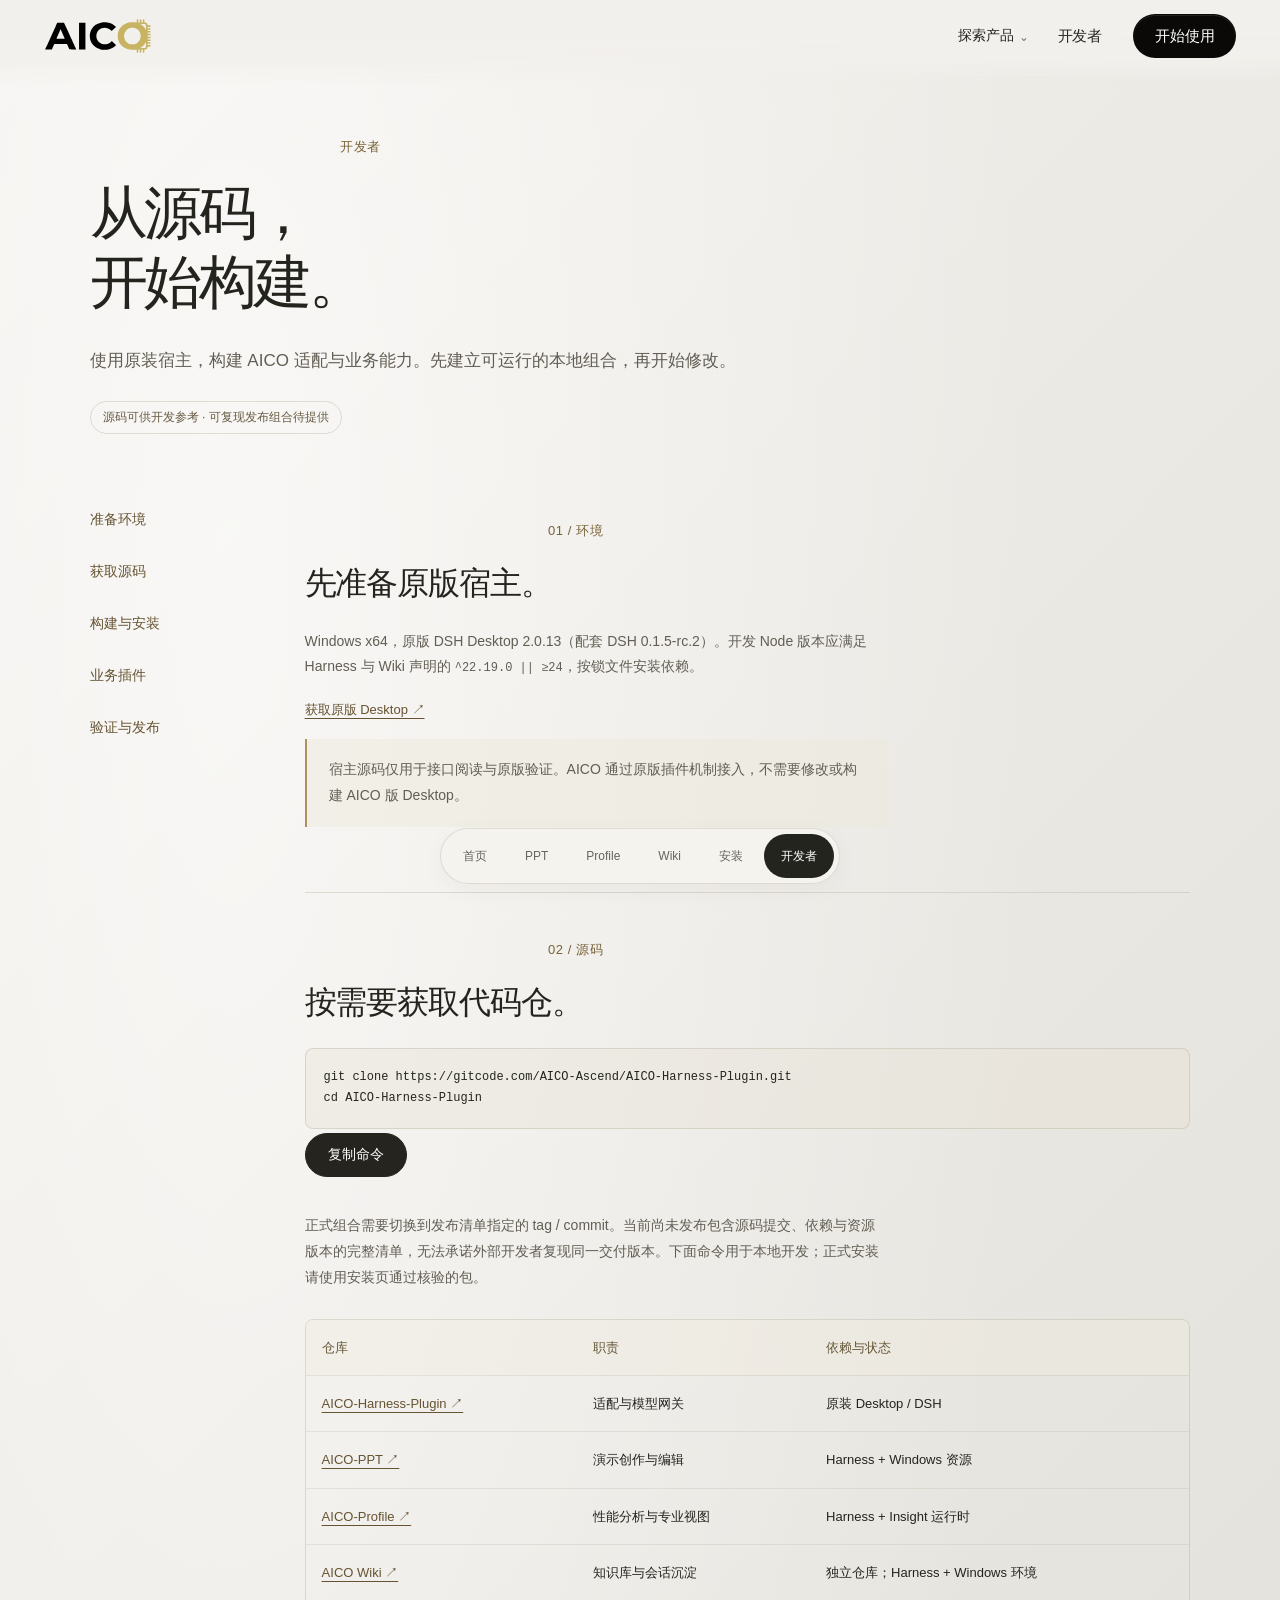
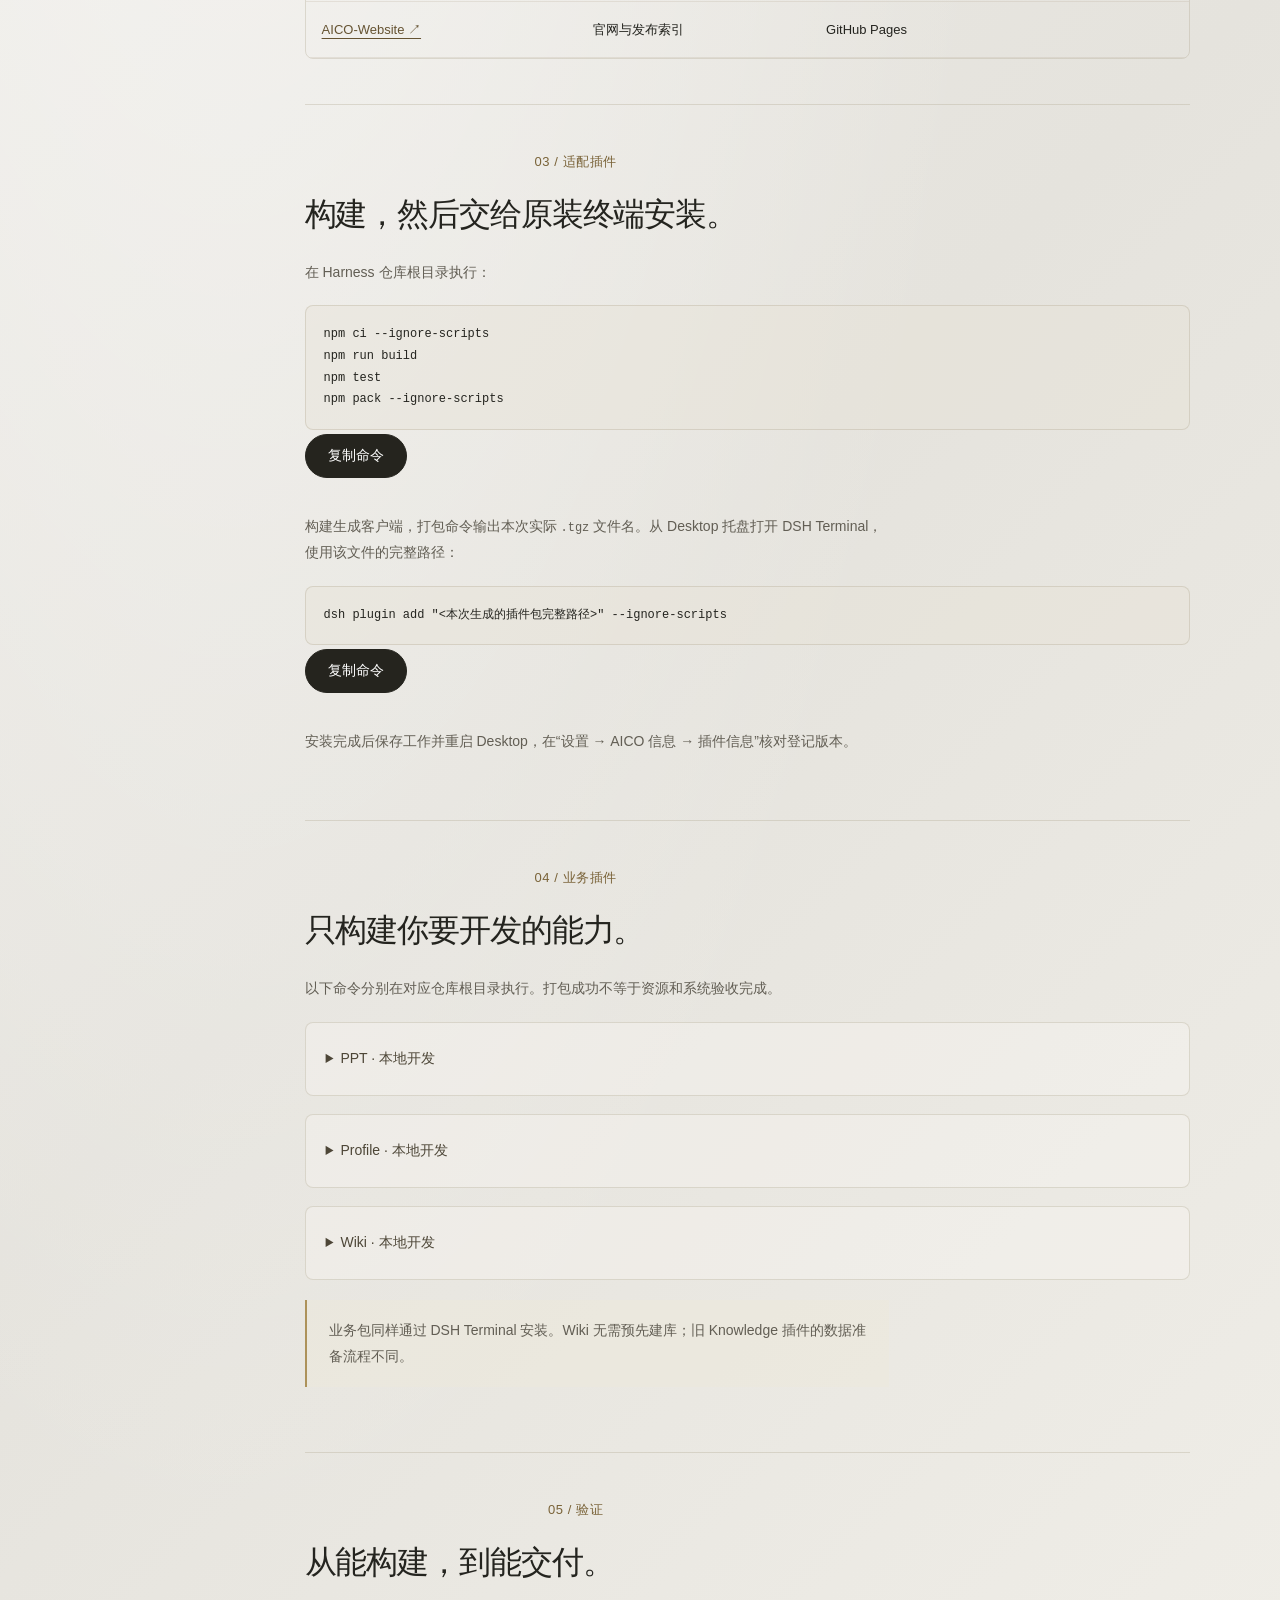
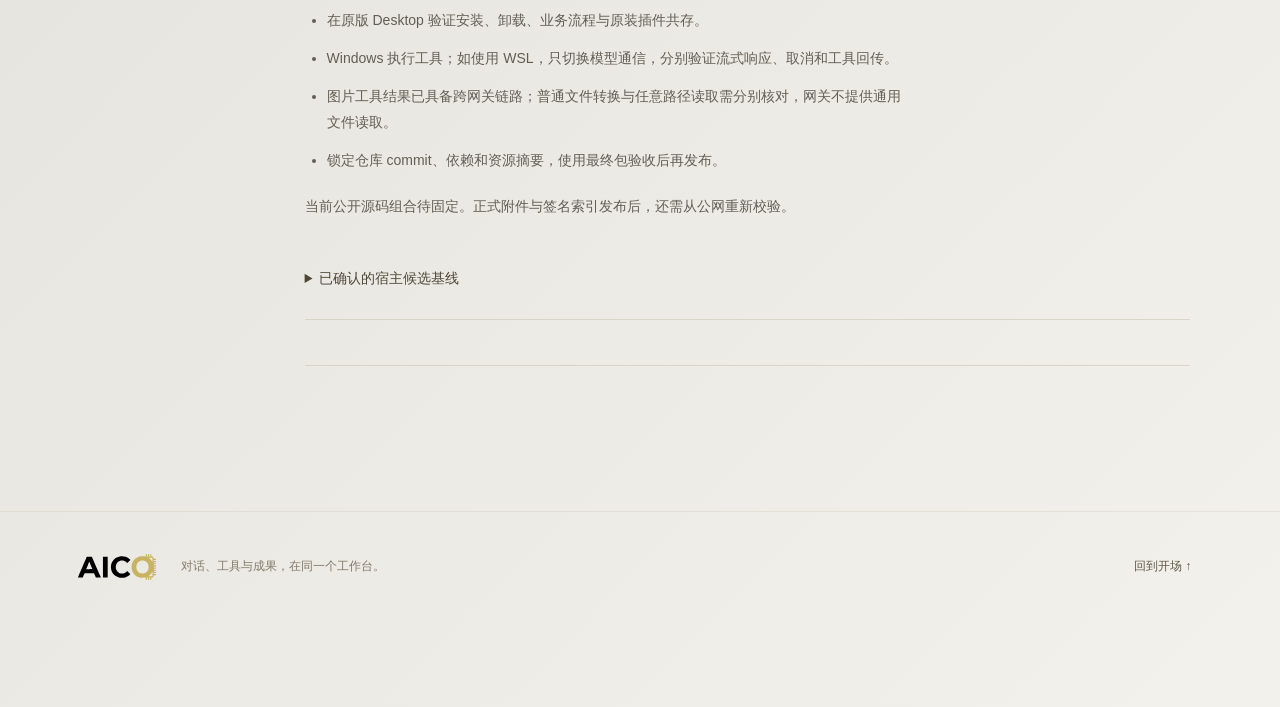
<file: docs/developers-next.html>
<!doctype html><html lang="zh-CN"><head><meta charset="utf-8"><meta name="viewport" content="width=device-width,initial-scale=1"><title>AICO · 开发者</title><meta name="description" content="AICO 原装宿主插件开发、源码与构建说明。"><style>
    :root {
      --fg:#0d0c0b;
      --fg-soft:rgba(13,12,11,.64);
      --fg-faint:rgba(13,12,11,.42);
      --shade:#f2f0ec;
      --rule:rgba(13,12,11,.16);
      --ease:cubic-bezier(.22,.61,.36,1);
      --pill-bg:#0a0908;
      --pill-fg:#ffffff;
    }

    * { box-sizing:border-box; margin:0; padding:0; }
    html { -webkit-text-size-adjust:100%; }
    body {
      background:var(--shade);
      color:var(--fg);
      font-family:'Inter Tight','Helvetica Neue',Helvetica,Arial,sans-serif;
      font-weight:400;
      -webkit-font-smoothing:antialiased;
      -moz-osx-font-smoothing:grayscale;
      overflow-x:hidden;
    }
    a:focus-visible { outline:2px solid var(--fg); outline-offset:4px; }

    .stage { position:fixed; inset:0; z-index:0; overflow:hidden; background:var(--shade); }
    .stage canvas {
      position:absolute;
      top:50%; left:50%; width:100%; height:100%;
      transform:translate(-50%,-50%) scale(1.02);
      will-change:transform;
    }
    .veil {
      position:absolute; inset:0; pointer-events:none;
      background:
        linear-gradient(to bottom, rgba(242,240,236,.62) 0%, rgba(242,240,236,.12) 22%, rgba(242,240,236,.12) 78%, rgba(242,240,236,.66) 100%),
        radial-gradient(100% 80% at 50% 48%, rgba(242,240,236,0) 0%, rgba(242,240,236,.34) 100%),
        rgba(242,240,236,.20);
    }
    .grain {
      /* A tiny, pre-rasterized texture preserves grain without a live SVG
         turbulence filter or a full-screen blend pass over every video frame. */
      position:absolute; inset:0; opacity:.13; pointer-events:none;
      background-image:url("../../docs/assets/story/9cc49e1f761171a9e14a.png");
    }

    .chrome {
      position:fixed; left:0; right:0; top:0; z-index:40;
      display:flex; align-items:center; justify-content:space-between; gap:12px;
      padding:max(14px, calc(env(safe-area-inset-top, 0px) + 12px)) clamp(16px, 3.4vw, 44px) 14px;
      background:linear-gradient(to bottom, rgba(242,240,236,.94) 0%, rgba(242,240,236,.78) 72%, rgba(242,240,236,0) 100%);
    }
    .mark {
      display:flex; align-items:center; gap:9px; font-size:15px;
      letter-spacing:-.012em; color:var(--fg); min-width:0; flex-shrink:1;
    }
    .mark-star { opacity:.85; }
    .nav { display:flex; align-items:center; gap:clamp(14px, 2.4vw, 32px); flex-shrink:0; }
    .nav a:not(.pill) {
      color:var(--fg); text-decoration:none; font-size:14.5px;
      letter-spacing:-.008em; opacity:.88;
      transition:opacity .3s var(--ease);
    }
    .nav a:not(.pill):hover { opacity:1; }
    .pill {
      display:inline-flex; align-items:center; justify-content:center;
      height:40px; padding:0 21px; border-radius:999px;
      background:var(--pill-bg); color:var(--pill-fg);
      font-size:14.5px; font-weight:500; letter-spacing:-.008em;
      text-decoration:none; white-space:nowrap; opacity:1;
      border:1px solid rgba(10,9,8,.12);
      box-shadow:0 1px 0 rgba(255,255,255,.10) inset;
      -webkit-text-fill-color:var(--pill-fg);
      transition:transform .4s var(--ease), background .3s var(--ease), color .3s var(--ease);
    }
    .nav .pill { color:#fff; -webkit-text-fill-color:#fff; }
    .pill:hover, .pill:focus-visible {
      transform:translateY(-2px); background:#000;
      color:#fff; -webkit-text-fill-color:#fff;
    }
    .pill:focus-visible { outline:2px solid var(--fg); outline-offset:2px; }
    .foot {
      position:fixed; bottom:0; left:0; right:0; z-index:40;
      display:flex; justify-content:center; margin-inline:auto;
      padding:14px clamp(16px, 4vw, 24px) max(16px, calc(env(safe-area-inset-bottom, 0px) + 12px));
      font-size:12px; line-height:1.45; letter-spacing:.02em;
      color:var(--fg-faint); text-align:center; pointer-events:none;
      background:linear-gradient(to top, rgba(242,240,236,.92) 0%, rgba(242,240,236,.72) 72%, rgba(242,240,236,0) 100%);
    }
    .meter {
      position:fixed; top:0; left:0; z-index:50; height:2px;
      width:100%; transform:scaleX(0); transform-origin:0 50%;
      background:var(--fg); opacity:.55;
    }

    .panels { position:fixed; inset:0; z-index:20; pointer-events:none; }
    .panel {
      position:absolute; inset:0; display:flex; flex-direction:column;
      align-items:center; justify-content:center; text-align:center;
      padding:max(104px, calc(env(safe-area-inset-top, 0px) + 88px)) clamp(20px, 5vw, 60px) max(96px, calc(env(safe-area-inset-bottom, 0px) + 80px));
      opacity:0; will-change:opacity,transform;
    }
    .eyebrow {
      display:flex; align-items:center; justify-content:center; flex-wrap:wrap;
      gap:6px 12px; font-size:12.5px; letter-spacing:.045em; color:var(--fg-soft);
      margin-bottom:clamp(16px,2vw,22px); max-width:min(46ch, 100%); text-align:center;
    }
    h1 {
      font-weight:400; font-size:clamp(34px, 7.1vw, 104px); line-height:.98;
      letter-spacing:-.036em; max-width:15ch; text-wrap:balance;
    }
    .sub {
      margin-top:clamp(18px,2.2vw,28px); font-size:clamp(15px,1.28vw,19px);
      line-height:1.5; letter-spacing:-.008em; color:var(--fg-soft);
      max-width:min(46ch, 100%); text-wrap:pretty;
    }
    .cta {
      margin-top:clamp(28px,3.4vw,44px); pointer-events:auto; width:100%;
      display:flex; justify-content:center;
    }
    .cta .pill { height:48px; padding:0 27px; font-size:15px; max-width:min(100%, 320px); }

    .boot {
      position:fixed; inset:0; z-index:90; display:flex; flex-direction:column;
      align-items:center; justify-content:center; gap:16px; background:var(--shade);
      transition:opacity .7s var(--ease), visibility .7s;
    }
    .boot.done { opacity:0; visibility:hidden; }
    .boot p { font-size:12.5px; letter-spacing:.05em; color:var(--fg-faint); }
    .bar { width:150px; height:1px; background:var(--rule); overflow:hidden; }
    .bar i {
      display:block; height:100%; width:100%; background:var(--fg);
      transform:scaleX(0); transform-origin:0 50%;
    }
    .track { position:relative; z-index:1; height:560vh; min-height:3200px; }

    @media (max-width:900px) {
      .veil {
        background:
          linear-gradient(to bottom, rgba(242,240,236,.72) 0%, rgba(242,240,236,.18) 24%, rgba(242,240,236,.18) 76%, rgba(242,240,236,.74) 100%),
          radial-gradient(100% 80% at 50% 48%, rgba(242,240,236,0) 0%, rgba(242,240,236,.40) 100%),
          rgba(242,240,236,.24);
      }
    }
    @media (max-width:720px) {
      .nav a:not(.pill) { display:none; }
      .mark { font-size:14px; }
      .nav .pill { height:38px; padding:0 16px; font-size:13.5px; }
      h1 { max-width:12ch; font-size:clamp(30px, 9.8vw, 52px); }
      .sub { font-size:15px; max-width:34ch; }
      .panel { padding:max(92px, calc(env(safe-area-inset-top, 0px) + 76px)) 18px max(88px, calc(env(safe-area-inset-bottom, 0px) + 72px)); }
      .foot { font-size:11px; max-width:34ch; }
    }
    @media (max-width:420px) {
      .mark-star { display:none; }
      .nav .pill { height:36px; padding:0 14px; font-size:13px; }
      h1 { max-width:11ch; font-size:clamp(28px, 10.5vw, 40px); }
      .eyebrow { font-size:11px; letter-spacing:.04em; max-width:28ch; }
      .cta .pill { width:100%; max-width:280px; height:44px; padding:0 20px; font-size:14px; }
    }
    @media (max-height:520px) and (orientation:landscape) {
      .panel { padding:max(72px, calc(env(safe-area-inset-top, 0px) + 56px)) 24px max(64px, calc(env(safe-area-inset-bottom, 0px) + 48px)); }
      h1 { font-size:clamp(28px, 8vh, 44px); }
      .sub { margin-top:12px; font-size:14px; }
      .cta { margin-top:16px; }
    }
    /* Final act: original copy on the left, assembled identity on the right. */
    .veil{opacity:.72;}
    .mark{display:flex;align-items:center;min-height:44px;flex-shrink:0;}
    .brand-wordmark{display:block;width:108px;height:auto;}
    @media(max-width:720px){.brand-wordmark{width:90px;}}
    @media(min-width:760px){
      .panel:last-child{right:50%;padding-left:clamp(24px,4vw,64px);padding-right:12px;}
      .panel:last-child h1{font-size:clamp(34px,4.5vw,80px);max-width:16ch;}
      .panel:last-child .sub{max-width:40ch;}
    }
    @media(max-width:759px){
      .panel:last-child{justify-content:flex-start;padding-top:max(108px,17vh);}
      .panel:last-child h1{font-size:clamp(30px,7.4vw,52px);max-width:100%;}
      .panel:last-child .sub{max-width:36ch;}
    }
    @media(max-height:520px) and (orientation:landscape){
      .panel:last-child{padding-top:72px;padding-bottom:64px;}
      .panel:last-child h1{font-size:clamp(26px,7vh,38px);}
      .panel:last-child .eyebrow{margin-bottom:12px;}
      .panel:last-child .sub{font-size:13px;}
    }
    @media(prefers-reduced-motion:reduce){.pill,.nav a,.boot{transition:none;}}
  /* Product story: all selectors scoped away from the preserved opening. */
html{scroll-behavior:smooth;scroll-padding-top:100px}body{font-family:'Inter Tight','PingFang SC','Microsoft YaHei',sans-serif}button{font:inherit}a,button,summary{touch-action:manipulation}button:focus-visible,summary:focus-visible{outline:2px solid #80612e;outline-offset:5px}button{cursor:pointer}.stage canvas{will-change:auto}.panels{pointer-events:none}.skip-story{position:fixed;left:24px;top:-80px;z-index:100;padding:14px;background:#fff;color:#161612}.skip-story:focus{top:14px}.chrome{background:linear-gradient(#f2f0ec 20%,#f2f0ece8 70%,#f2f0ec00);padding-bottom:26px}.chrome .mark a{display:flex}.nav .product-nav{display:inline-flex!important}.chapter-dock{position:fixed;z-index:45;left:50%;bottom:20px;transform:translateX(-50%);display:flex;align-items:center;gap:4px;padding:5px;border:1px solid #a9a69d50;border-radius:40px;background:#f5f3eef5;box-shadow:0 6px 24px #29261e0a;opacity:0;visibility:hidden}.chapter-dock.is-visible{opacity:1;visibility:visible}.chapter-dock a{color:#67645e;text-decoration:none;padding:11px 17px;border-radius:24px;font-size:12px;white-space:nowrap}.chapter-dock a[aria-current]{background:#24241f;color:#fff}.chapter-dock a:hover{background:#dedbd2;color:#25241f}
#product-story{position:relative;z-index:2;color:#24241f}.story-chapter{position:relative;height:175vh;min-height:1120px;scroll-margin-top:0}.story-sticky{position:sticky;top:0;height:100vh;min-height:660px;max-width:1600px;margin:auto;padding:clamp(104px,15vh,160px) 6vw 100px;display:grid;grid-template-columns:36% 59%;gap:5%;align-items:start}.story-copy{position:relative;z-index:4;padding-top:12px}.product-name{font-size:14px;color:#746346;letter-spacing:.015em;margin:0 0 24px}.story-copy h2,.install-heading h2{font-weight:400;font-size:clamp(36px,3.9vw,66px);letter-spacing:-.055em;line-height:1.24;margin:0 0 24px;text-wrap:balance}.story-lead{font-size:clamp(15px,1.25vw,19px);line-height:1.85;color:#68665e;max-width:31em}.story-steps{display:flex;gap:10px;margin-top:32px;flex-wrap:wrap}.story-steps button{border:0;border-bottom:1px solid #b5b0a2;background:transparent;color:#77736a;padding:10px 9px;font-size:14px;min-height:44px}.story-steps button[aria-pressed=true]{color:#25241e;border-bottom:2px solid #a38444}.step-caption{font-size:13px;color:#767064;line-height:1.7;margin-top:15px;min-height:44px;max-width:29em}.chapter-baseline{position:absolute;bottom:90px;left:6vw;right:6vw;display:flex;justify-content:space-between;font-size:12px;color:#747067;gap:24px}.chapter-baseline a{color:#555247;text-decoration:none;padding:10px 0}.chapter-baseline>span{padding:10px 0}.demo{position:relative;min-width:0;align-self:center}.demo-label,.demo-footnote,.scene-disclaimer{color:#777269;font-size:11px;line-height:1.6}.demo-footnote{padding:13px 18px;border-top:1px solid #dedad050}.window-top{display:flex;justify-content:space-between;gap:12px;align-items:center;height:46px;padding:0 20px;font-size:12px;color:#625d53;border-bottom:1px solid #ddd8ce}.window-dots{font-size:9px;color:#c5bfb2;letter-spacing:4px}.workbench-demo{background:#faf9f6;border:1px solid #ffffff;border-radius:14px;box-shadow:0 30px 65px -35px #4c463b55,0 1px 4px #6b604012;overflow:hidden;transform-origin:80% 70%}.workbench-body{display:grid;grid-template-columns:24% 76%;min-height:350px}.workspace-rail{display:flex;flex-direction:column;gap:19px;background:#e9e6df65;padding:26px 16px;font-size:11px;color:#817c70;border-right:1px solid #e6e1d6}.workspace-rail img{width:65px;height:auto;margin-bottom:13px}.workspace-rail b{font-weight:500;color:#50462f}.workspace-rail small{margin-top:auto;font-size:10px;line-height:1.8}.conversation-pane{padding:25px 25px 20px;position:relative}.micro-label{font-size:10px;color:#898170}.question-bubble{background:#ebe6d9;padding:16px;border-radius:12px 12px 3px 12px;font-size:13px;line-height:1.8;margin:12px 0 22px}.assistant-line{display:flex;gap:12px;align-items:flex-start;font-size:12px;line-height:1.85;color:#686255}.assistant-line i{width:7px;height:7px;background:#a98c4c;border-radius:50%;margin-top:8px;flex-shrink:0}.tool-tickets{display:flex;gap:8px;margin:21px 0}.tool-tickets>span{font-size:14px;background:#fff;border:1px solid #e7e2d7;padding:13px 11px;border-radius:6px;flex:1}.tool-tickets small{display:block;font-size:9px;color:#817969;margin-top:6px}.work-result{display:flex;align-items:center;gap:12px;padding:14px 0;font-size:12px;border-top:1px solid #e8e2d8}.work-result b{font-weight:500}.work-result p{font-size:10px;line-height:1.8;color:#847c6b;margin-top:4px}.file-icon{font-size:28px;color:#9c8249}.result-check{margin-left:auto;color:#9c8249}.composer{display:flex;justify-content:space-between;border:1px solid #ddd8cc;border-radius:20px;padding:12px 15px;font-size:10px;color:#989183;margin-top:16px}.composer span{color:#4e473b}.harness-chapter[data-phase="1"] .tool-tickets{outline:1px solid #bca56b;outline-offset:5px}.harness-chapter[data-phase="2"] .work-result{background:#f0ecdf}
.ppt-chapter .story-sticky,.wiki-chapter .story-sticky{grid-template-columns:59% 36%}.ppt-chapter .story-copy,.wiki-chapter .story-copy{grid-column:2;grid-row:1}.ppt-chapter .demo,.wiki-chapter .demo{grid-column:1;grid-row:1}.deck-scene{height:410px;perspective:1500px;margin-top:10px}.deck-sheet{position:absolute;background:#fbfaf7;border:1px solid #fff;box-shadow:0 24px 50px -30px #4a443f70;border-radius:4px;width:88%;height:330px;top:15px;left:4%;padding:30px;overflow:hidden}.deck-back{transform:translate(-15px,-26px) rotate(-7deg);background:#e1dac8}.deck-middle{transform:translate(18px,-14px) rotate(4deg);background:#e9e4d9}.deck-back h3,.deck-middle h3{font-size:26px;font-weight:400;line-height:1.4;margin-top:28px}.deck-sheet small{font-size:10px}.outline-lines{display:flex;gap:14px;margin-top:20px;font-size:10px}.deck-bars{display:flex;align-items:flex-end;gap:14px;height:140px}.deck-bars i{width:35px;height:40%;background:#a88c55}.deck-bars i:nth-child(2){height:65%}.deck-bars i:nth-child(3){height:80%}.deck-bars i:nth-child(4){height:100%}.slide-meta,.slide-bottom{display:flex;justify-content:space-between;font-size:9px;color:#8a806b}.deck-front h3{position:relative;z-index:2;font-size:clamp(22px,2.6vw,39px);font-weight:400;line-height:1.4;letter-spacing:-.04em;margin:34px 0 14px}.deck-front>p{font-size:10px;color:#857e6d;position:relative;z-index:2;width:60%;line-height:1.8}.slide-bottom{position:absolute;bottom:24px;left:30px;right:30px}.slide-sculpture{position:absolute;right:24px;top:80px;width:145px;height:190px}.slide-sculpture i{position:absolute;width:115px;height:115px;border-radius:50%;border:24px solid #c6b78f;transform:rotateX(25deg) rotateY(-30deg);box-shadow:inset 7px 6px 8px #76633822,8px 12px 16px #4b412521}.slide-sculpture i:nth-child(2){top:44px;left:12px;border-color:#d5c9aa}.slide-sculpture i:nth-child(3){top:86px;left:24px;border-color:#e3d9c0}.edit-note{position:absolute;bottom:15px;right:0;width:260px;padding:18px 22px;background:#2a2b26;color:#f8f6ee;box-shadow:0 16px 30px #24241415;border-radius:9px;font-size:12px;z-index:4}.edit-note span{font-size:10px;color:#d5c29a}.edit-note p{line-height:1.8;margin-top:7px}.edit-selection{position:absolute;left:23px;top:85px;width:67%;height:115px;border:1px solid #b69a59;opacity:0}.ppt-chapter[data-phase="1"] .edit-selection{opacity:1}.scene-disclaimer{position:absolute;bottom:-28px;left:10px}.ppt-chapter[data-phase="2"] .deck-front h3{color:#55482d}
.trace-demo{background:#22272d;color:#f2f0e8;border-radius:12px;box-shadow:0 30px 65px -35px #10151d80;border:1px solid #3a3e43;padding:0 22px 18px;overflow:hidden}.trace-toolbar{height:54px;display:flex;justify-content:space-between;align-items:center;border-bottom:1px solid #ffffff13;font-size:12px}.trace-toolbar>span:last-child{font-size:10px;color:#a0a3a4}.trace-toolbar i{display:inline-block;width:6px;height:6px;border-radius:50%;background:#c2a76b;margin-right:8px}.trace-ruler{display:flex;justify-content:space-between;margin:23px 0 18px 100px;color:#8d969c;font-size:9px}.trace-tracks{position:relative;padding:7px 0 25px}.trace-row{display:grid;grid-template-columns:100px 1fr;align-items:center;height:40px;font-size:10px;color:#a6adb2}.trace-row>div{height:30px;position:relative;background:repeating-linear-gradient(90deg,transparent 0,transparent calc(25% - 1px),#ffffff08 calc(25% - 1px),#ffffff08 25%)}.trace-row i{position:absolute;left:var(--at);width:var(--span);height:17px;top:6px;border-radius:2px;background:#a99364}.trace-row:nth-child(2) i{background:#729795}.trace-row:nth-child(3) i{background:#8e92a9}.trace-row:nth-child(4) i{background:#b4b1a6}.trace-selection{position:absolute;left:44%;top:0;width:23%;height:174px;background:#dac18d13;border:1px solid #d2b77b;transform-origin:center;opacity:.15}.trace-selection span{position:absolute;top:-15px;background:#d2b77b;color:#252923;padding:4px 7px;font-size:9px}.trace-evidence{display:grid;grid-template-columns:1fr 1fr;gap:18px;border-top:1px solid #ffffff16;padding:25px 0 20px}.trace-evidence h3{font-size:21px;font-weight:400;line-height:1.5;margin-top:12px}.trace-evidence p{font-size:11px;color:#c0c3c3;line-height:1.9;align-self:center}.trace-evidence p span{display:block;color:#8f969b;font-size:10px;margin-top:12px}.trace-footer{display:flex;gap:22px;color:#929b9e;font-size:10px;border-top:1px solid #ffffff16;padding-top:16px}.trace-demo .micro-label{color:#b7a783}.profile-chapter[data-phase="1"] .trace-selection,.profile-chapter[data-phase="2"] .trace-selection{opacity:1}.profile-chapter[data-phase="2"] .trace-evidence{border-top-color:#b7a783}
.status-tag{font-size:10px;border:1px solid #bbb19d;border-radius:20px;padding:3px 8px;margin-left:6px;vertical-align:middle}.knowledge-scene{height:420px;margin-top:10px;perspective:1600px}.source-page{position:absolute;width:45%;padding:25px;background:#e7e1d4;border:1px solid #f9f7f0;box-shadow:0 24px 40px -30px #4b453e70;border-radius:5px}.source-page>span{font-size:10px;color:#80745c}.source-page h3{font-size:15px;font-weight:500;margin:18px 0 12px}.source-page p{font-size:11px;line-height:1.8;color:#756b58}.source-page i{display:block;width:80%;height:3px;background:#c9c1af;margin-top:13px}.source-page i:last-child{width:50%}.source-one{top:12px;left:0;transform:rotate(-9deg)}.source-two{bottom:32px;right:0;transform:rotate(8deg);background:#e9e7df}.knowledge-page{position:absolute;left:20%;top:30px;width:67%;background:#fcfbf8;box-shadow:0 30px 50px -25px #4c46354a;border:1px solid #fff;padding:28px;border-radius:5px}.knowledge-head{display:flex;justify-content:space-between;align-items:center;font-size:10px;color:#8c8068}.review-badge{border:1px solid #cfbd94;border-radius:20px;padding:4px 9px;color:#88703e}.knowledge-page h3{font-size:25px;line-height:1.5;font-weight:400;letter-spacing:-.03em;margin:26px 0 16px}.knowledge-page>p{font-size:12px;line-height:1.9;color:#7b7261}.knowledge-page blockquote{font-size:14px;line-height:1.8;border-left:2px solid #c6b484;padding-left:15px;margin:24px 0;color:#73613e}.reference-chips{display:flex;gap:8px}.reference-chips span{font-size:10px;padding:6px 9px;background:#efebe1;border-radius:3px}.review-line{font-size:10px;line-height:1.7;color:#857b64;margin-top:18px}.wiki-chapter[data-phase="2"] .review-badge{background:#e9e1cd}
.install-section{position:relative;min-height:110vh;padding:260px 7vw 120px;max-width:1500px;margin:auto}.install-heading{text-align:center}.install-heading .story-lead{margin:auto}.install-heading h2{font-size:clamp(40px,4.5vw,72px)}.platform-line{display:flex;justify-content:center;gap:22px;flex-wrap:wrap;color:#82796a;font-size:12px;margin:38px 0}.platform-line span:first-child{color:#3d3d32}.platform-line span:last-child{font-size:11px}.install-steps{display:grid;grid-template-columns:repeat(3,1fr);gap:35px;list-style:none;border-top:1px solid #b6ad9855;padding-top:35px}.install-number{font-size:13px;color:#9b814b}.install-steps h3{font-size:22px;font-weight:400;letter-spacing:-.03em;margin:18px 0}.install-steps p{font-size:14px;line-height:1.9;color:#756e60}.install-steps details{margin-top:18px}.install-steps summary{font-size:12px;color:#655738;cursor:pointer;min-height:44px;padding:10px 0}.install-steps details p{font-size:12px;padding-bottom:18px}.install-actions{display:flex;gap:25px;align-items:center;justify-content:center;margin-top:42px}.install-actions .pill{height:48px;padding:0 30px}.quiet-link{font-size:14px;color:#625a4b;text-underline-offset:5px}.release-caution{font-size:11px;color:#8a806f;line-height:1.8;text-align:center;margin-top:20px}.story-footer{display:flex;align-items:center;gap:24px;flex-wrap:wrap;padding:34px 6vw 110px;border-top:1px solid #b6ad9833;font-size:12px;color:#847a69}.story-footer img{width:80px;height:auto}.story-footer a{color:#625948;margin-left:auto;text-decoration:none;padding:12px}.story-footer>span{font-size:10px}.no-script-note{padding:100px 6vw 20px}.story-chapter,.install-section{scroll-margin-top:0}
/* Chapters already reserve header space; anchor offsets must not push the whole scene down. */
html{scroll-padding-top:0}#product-story{overflow-x:clip}
.chapter-fracture{position:fixed;inset:0;width:100%;height:100%;pointer-events:none;z-index:5}
.chapter-identity{position:relative;min-height:68px;margin-bottom:20px!important;display:flex;align-items:center;gap:8px}
.chapter-identity img{display:block;width:auto;max-width:100%;height:78px;object-fit:contain;object-position:left center;filter:drop-shadow(0 3px 2px #65583c26)}
.chapter-identity .status-tag{position:absolute;top:-13px;left:0;font-size:9px;padding:2px 6px}
@media(max-width:759px){.chapter-identity{min-height:56px}.chapter-identity img{max-width:100%;height:58px}.story-copy h2{margin-top:5px}}
@media(prefers-reduced-motion:reduce){.chapter-fracture{visibility:hidden}.chapter-identity img{opacity:1!important}}
@media(min-width:760px){.workbench-demo .question-bubble{margin-bottom:14px;padding:12px}.workbench-demo .tool-tickets{margin:14px 0}.workbench-demo .conversation-pane{padding-top:18px;padding-bottom:14px}.workbench-demo .composer{margin-top:8px}.workbench-demo .work-result{padding:10px 0}}
@media(min-width:1600px){.story-sticky{padding-left:90px;padding-right:90px}.chapter-baseline{left:90px;right:90px}}
@media(max-width:1050px){.story-sticky{padding-left:4vw;padding-right:4vw;grid-template-columns:37% 59%;gap:4%}.story-copy h2{font-size:35px}.story-lead{font-size:14px}.story-steps{margin-top:20px}.workspace-rail{padding:20px 10px;font-size:10px}.conversation-pane{padding:18px}.deck-sheet{padding:22px}.slide-sculpture{right:5px;transform:scale(.8);transform-origin:right}.trace-demo{padding-inline:16px}.trace-row{grid-template-columns:80px 1fr;font-size:8px}.trace-ruler{margin-left:80px}.knowledge-page{padding:24px}.knowledge-page h3{font-size:21px}.chapter-baseline{left:4vw;right:4vw}}
@media(max-width:759px){.chrome .nav a:not(.pill){display:none!important}.chrome .nav .pill{font-size:12px;height:36px}.story-chapter{height:auto;min-height:0;padding:65px 0 100px}.story-sticky{display:flex;flex-direction:column;position:relative;height:auto;min-height:0;padding:50px 22px 80px;gap:40px}.story-copy{width:100%;padding:0}.story-copy h2{font-size:clamp(30px,7.6vw,44px);line-height:1.3}.story-lead{font-size:15px;max-width:32em}.product-name{margin-bottom:18px}.story-steps{margin-top:18px}.step-caption{min-height:0}.demo{width:100%;transform:none!important;opacity:1!important}.workbench-body{grid-template-columns:1fr;min-height:0}.workspace-rail{display:none}.conversation-pane{padding:22px}.window-top{padding:0 16px}.window-dots{display:none}.question-bubble{font-size:12px}.tool-tickets{gap:6px}.chapter-baseline{bottom:0;left:22px;right:22px;font-size:10px;gap:12px}.chapter-baseline>span{max-width:50%}.deck-scene{height:340px;margin-top:8px}.deck-sheet{height:270px;width:91%;padding:22px;left:3%}.deck-front h3{font-size:25px;margin-top:27px}.deck-front>p{font-size:9px;width:62%}.slide-sculpture{transform:scale(.63);top:65px;right:4px}.slide-bottom{left:22px;right:22px;bottom:20px;font-size:8px}.edit-note{width:210px;bottom:0;padding:14px 17px;font-size:11px}.scene-disclaimer{font-size:10px;bottom:-24px}.trace-demo{padding:0 14px 16px}.trace-row{grid-template-columns:76px 1fr}.trace-ruler{margin-left:76px}.trace-evidence{grid-template-columns:1fr;gap:10px}.trace-evidence h3{font-size:22px}.trace-evidence p{font-size:12px}.trace-toolbar>span:last-child{font-size:8px}.knowledge-scene{height:420px}.source-page{width:53%;padding:18px}.source-page h3{font-size:12px}.knowledge-page{left:13%;width:82%;padding:23px}.knowledge-page h3{font-size:23px}.knowledge-page>p{font-size:12px}.install-section{min-height:0;padding:190px 24px 80px}.install-heading h2{font-size:40px}.install-heading .story-lead{font-size:15px}.platform-line{gap:13px;font-size:12px;line-height:1.8}.platform-line span:last-child{flex-basis:100%;text-align:center}.install-steps{grid-template-columns:1fr;gap:28px;padding-top:28px}.install-steps li+li{border-top:1px solid #b6ad9833;padding-top:28px}.install-steps h3{font-size:23px}.install-actions{flex-direction:column;gap:24px}.story-footer{padding:28px 24px 95px;gap:18px}.story-footer p{flex-basis:70%;font-size:11px}.story-footer a{margin-left:0}.chapter-dock{bottom:12px;gap:0;max-width:calc(100vw - 20px)}.chapter-dock a{padding:12px 11px;font-size:11px}.foot{font-size:10px}}
@media(max-height:650px) and (min-width:760px){.story-sticky{min-height:650px;position:relative}.story-chapter{height:auto;min-height:750px}.story-copy h2{font-size:36px}}
@media(prefers-reduced-motion:reduce){html{scroll-behavior:auto}.story-chapter{height:auto;min-height:0}.story-sticky{position:relative;min-height:740px}.demo,.deck-sheet,.source-page,.knowledge-page{transform:none!important;opacity:1!important}.story-chapter .step-caption{min-height:44px}.trace-selection{opacity:1}.panels .panel{transform:none!important}.chapter-dock{transition:none}}

/* Preserve the film's baked side lighting and contact shadows. The original
   three white overlays obscured those details, especially on white stone.
   Static alpha only: no additional per-frame filter or shadow pass. */
.stage .veil{background:linear-gradient(to bottom,rgba(242,240,236,.22),rgba(242,240,236,.025) 22%,rgba(242,240,236,.025) 78%,rgba(242,240,236,.18))}
.stage .grain{opacity:.045}
/* Product chapters use document flow, never a pinned scroll timeline. */
.story-chapter{height:auto;min-height:0;padding:0}
.story-chapter .story-sticky{position:relative;top:auto;height:auto;min-height:0;padding-top:110px;padding-bottom:90px;row-gap:48px}
.story-chapter .chapter-baseline{position:static;grid-column:1/-1;width:100%;margin-top:12px}
.story-steps::before{content:'点击切换演示';flex-basis:100%;font-size:12px;color:#655f53;margin-bottom:2px}
.story-steps button{border:1px solid #b5b0a2;border-radius:8px;background:#ffffff45;color:#504c43;padding:10px 18px;cursor:pointer}
.story-steps button[aria-pressed=true]{border:1px solid #63563b;background:#63563b;color:#fff}
.story-steps button:hover{background:#e6dfce;color:#29271f}
.story-steps button:focus-visible{outline:2px solid #63563b;outline-offset:4px}
.chapter-identity{transition:opacity 180ms ease-out}
.chapter-identity.is-past{opacity:0}
.chapter-identity:focus-within{opacity:1}
.chapter-identity .chapter-wordmark{min-width:0;max-width:calc(100% - 56px);flex:0 1 auto}
.chapter-identity .chapter-wordmark:only-child{max-width:100%}
.repository-link{display:inline-flex;align-items:center;justify-content:center;flex:0 0 44px;width:44px;height:44px;border-radius:10px;touch-action:manipulation;text-decoration:none}
.chapter-identity .repository-link img{width:28px;height:28px;max-width:none;filter:none}
/* Optical alignment: baked black lettering sits below the wordmark image's
   geometric centre (Harness/PPT ~10%, Profile ~9% of its rendered height). */
.chapter-identity .repository-link{transform:translateY(8px)}
#profile .chapter-identity .repository-link{transform:translateY(7px)}
@media(max-width:759px){.chapter-identity .repository-link{transform:translateY(6px)}#profile .chapter-identity .repository-link{transform:translateY(5px)}}
.repository-link:focus-visible{outline:2px solid #9b782f;outline-offset:3px;background:#fff6}
.repository-link:active{background:#fff8}
@media(hover:hover) and (pointer:fine){.repository-link:hover{background:#fff6}}
.install-section{min-height:0;padding-top:100px}
.chapter-dock a{display:inline-flex;align-items:center;justify-content:center;min-height:44px}
.chapter-dock a:focus-visible{outline:2px solid #80612e;outline-offset:1px}
@media(max-width:759px){.chapter-dock a{padding:10px 8px}.chapter-dock{max-width:calc(100vw - 16px);gap:0}}
@media(max-width:759px){.story-chapter .story-sticky{padding:75px 22px 45px;gap:36px}.chapter-baseline{margin-top:24px}.install-section{padding-top:80px}}
@media(prefers-reduced-motion:reduce){.chapter-identity{transition:none}.chapter-identity.is-past{opacity:1}}

/* Same-page installation catalog, scoped to preserve the approved opening. */
.download-route{display:flex;flex-wrap:wrap;justify-content:center;gap:12px 28px;margin:35px 0 50px}
.download-route a{color:#655738;font-size:14px;padding:12px 0;text-underline-offset:6px}
.integrated-downloads{--download-line:#b6ad9860;color:#24241f}
.integrated-downloads [id]{scroll-margin-top:100px}
.integrated-downloads .install-stage{display:grid;grid-template-columns:60px minmax(0,1fr);gap:24px;padding:45px 0;border-top:1px solid var(--download-line)}
.integrated-downloads .stage-index{font-size:24px;font-weight:400;color:#94763b;padding-top:4px}
.integrated-downloads .stage-head{display:flex;align-items:start;justify-content:space-between;gap:20px;margin-bottom:20px}
.integrated-downloads h2{font-size:clamp(25px,2.5vw,36px);font-weight:400;letter-spacing:-.035em;line-height:1.3;margin:0}
.integrated-downloads h3{font-size:21px;font-weight:400;line-height:1.4;margin:8px 0 16px}
.integrated-downloads p,.integrated-downloads li{font-size:14px;line-height:1.85;color:#625e54;max-width:75ch;overflow-wrap:anywhere}
.integrated-downloads .kicker{font-size:12px;color:#796237;margin:0 0 9px}
.integrated-downloads .tag{display:inline-block;border:1px solid var(--download-line);border-radius:20px;padding:6px 12px;font-size:12px;line-height:1.6;color:#665a42;flex-shrink:0;max-width:100%}
.integrated-downloads .stage-actions{display:flex;align-items:center;gap:20px;flex-wrap:wrap;margin:26px 0}
.integrated-downloads .button,.integrated-downloads button{display:inline-flex;align-items:center;justify-content:center;gap:18px;background:#25241e;color:#fff;border:1px solid #25241e;border-radius:26px;min-height:44px;padding:11px 22px;font:inherit;font-size:14px;text-decoration:none;cursor:pointer}
.integrated-downloads .button[aria-disabled=true],.integrated-downloads button:disabled{background:#e6e2d8;color:#6c6557;border-color:#c9c1af;cursor:default;pointer-events:none}
.integrated-downloads a{color:#655332;text-underline-offset:4px;overflow-wrap:anywhere}
.integrated-downloads a.button{color:white}
.integrated-downloads a.button[aria-disabled=true]{color:#6c6557}
.integrated-downloads .text-link,.integrated-downloads .stage-note{font-size:13px}
.integrated-downloads .stage-blocked{padding:18px 22px;margin:24px 0;border-left:2px solid #ad925a;background:#eee9dc80;color:#615845;font-size:13px;line-height:1.8}
.integrated-downloads [data-status=ready] .stage-blocked{display:none}
.integrated-downloads details{border-bottom:1px solid var(--download-line);padding:18px 0}
.integrated-downloads summary{cursor:pointer;min-height:44px;padding:10px 0;font-size:14px;line-height:1.6;color:#4d4637}
.integrated-downloads details p{margin:14px 0}
.integrated-downloads dl{font-size:13px;line-height:1.8}
.integrated-downloads dt{margin-top:16px;color:#625536}
.integrated-downloads dd{margin:6px 0;overflow-wrap:anywhere}
.integrated-downloads code{font:12px/1.8 Consolas,monospace;overflow-wrap:anywhere;white-space:pre-wrap}
.integrated-downloads pre{max-width:100%;background:#e8e3d66b;border:1px solid var(--download-line);padding:18px;border-radius:8px;white-space:pre-wrap;overflow-wrap:anywhere}
.integrated-downloads .business-list{display:flex;flex-wrap:wrap;gap:12px 24px;margin:24px 0;font-size:14px}
.integrated-downloads .connection-grid{display:grid;grid-template-columns:1fr 1fr;gap:30px}
.integrated-downloads .connection-card{border-top:1px solid var(--download-line);margin-top:30px;padding-top:24px}
.integrated-downloads .section{border-top:1px solid var(--download-line);padding:38px 0}
.integrated-downloads .section-head{margin-bottom:26px}
.integrated-downloads .history>summary{font-size:20px}
.integrated-downloads .file-verification{margin-top:24px;padding:20px 24px;border:1px solid var(--download-line);border-radius:10px;background:#faf9f680}
.integrated-downloads .file-verification>summary{font-size:20px;color:#24241f}
.integrated-downloads .command-box{margin:24px 0}
.integrated-downloads label{display:block;font-size:13px;line-height:1.8}
.integrated-downloads input{display:block;max-width:100%;width:100%;padding:12px;margin:10px 0;border:1px solid #a59a82;border-radius:6px;background:#faf9f6;color:#24241f;font:inherit}
.integrated-downloads :is(a,button,input,summary):focus-visible,.download-route a:focus-visible{outline:2px solid #8b6d30;outline-offset:4px}
.integrated-downloads [hidden]{display:none!important}
@media(max-width:759px){.integrated-downloads .install-stage{grid-template-columns:28px minmax(0,1fr);gap:12px;padding:30px 0}.integrated-downloads .stage-index{font-size:18px}.integrated-downloads .stage-head{flex-direction:column;gap:12px}.integrated-downloads .connection-grid{grid-template-columns:1fr;gap:0}.integrated-downloads .file-verification{padding:15px}.download-route{justify-content:flex-start;gap:8px 22px}.integrated-downloads .stage-actions{align-items:flex-start;flex-direction:column}}

.integrated-downloads .browser-setup-note{margin:20px 0;padding:16px 20px;border-left:2px solid #ad925a;background:#faf8f2;color:#514a3c;font-size:13px;line-height:1.8}.integrated-downloads .browser-setup-note p{margin:0}.integrated-downloads .browser-setup-note p+p{margin-top:8px}

/* Component-first download catalog. */
.component-grid{display:grid;grid-template-columns:repeat(2,minmax(0,1fr));gap:24px;margin:32px 0}.component-card{min-width:0;padding:28px;background:rgba(255,255,255,.58);border:1px solid #d6d0c4;border-radius:14px}.component-card h3{font-size:25px;margin:0}.component-card .stage-head{flex-wrap:wrap;gap:12px}.component-card p,.terminal-guide p,.terminal-guide li{line-height:1.75}.component-help{font-size:14px;color:#625d52}.component-history{margin-top:24px;border-top:1px solid #d6d0c4;padding-top:12px}.component-history summary{min-height:44px;cursor:pointer;padding:10px 0}.component-command{display:grid;gap:10px;margin-top:20px}.component-command span{font-size:14px}.component-command code,.component-card pre{display:block;white-space:pre-wrap;overflow-wrap:anywhere;background:#eeeae1;padding:16px;border-radius:8px;color:#25251e}.component-card .command-box{margin-top:20px}.component-card input{box-sizing:border-box;max-width:100%;width:100%;padding:12px;border:1px solid #aaa28f;border-radius:6px;font:inherit}.component-card button{min-height:44px;cursor:pointer}.component-card button:disabled{cursor:default;opacity:.6}.terminal-guide{padding:40px 0}.terminal-guide figure{margin:24px 0}.terminal-guide img{width:100%;height:auto;display:block;border-radius:12px}.terminal-guide figcaption{font-size:14px;margin-top:10px;color:#625d52}.component-card a:focus-visible,.component-card button:focus-visible,.component-history summary:focus-visible{outline:3px solid #80704b;outline-offset:4px}@media(max-width:760px){.component-grid{grid-template-columns:1fr}.component-card{padding:20px}.terminal-guide{padding:24px 0}}

.developer-section{position:relative;max-width:1500px;margin:auto;padding:90px 7vw 100px;scroll-margin-top:70px;border-top:1px solid #b6ad9860}
.developer-section .page-hero{max-width:780px;margin-bottom:65px}
.developer-section .eyebrow{font-size:13px;color:#796237;margin:0 0 20px}
.developer-section #developer-title{font-size:clamp(40px,4.5vw,72px);font-weight:400;letter-spacing:-.055em;line-height:1.2;margin:0 0 28px}
.developer-section .page-hero>p:not(.eyebrow){font-size:17px;line-height:1.85;margin-bottom:24px}
.developer-section .docs-layout{display:grid;grid-template-columns:150px minmax(0,1fr);gap:65px}
.developer-section .docs-nav{display:flex;flex-direction:column;gap:8px;align-self:start}
.developer-section .docs-nav a{font-size:14px;min-height:44px;padding:12px 0;text-decoration:none}
.developer-section .docs-nav a:hover{text-decoration:underline}
.developer-section .docs-content{min-width:0}
.developer-section .docs-content section{padding-bottom:45px;margin-bottom:45px;border-bottom:1px solid #b6ad9860}
.developer-section .docs-content h2{margin-bottom:24px}
.developer-section .docs-content p{margin:20px 0}
.developer-section .docs-content ul{padding-left:22px}
.developer-section .docs-content li{margin-bottom:12px}
.developer-section .note{border-left:2px solid #ad925a;background:#eee9dc80;padding:18px 22px}
.developer-section .table-wrap{overflow-x:auto;margin-top:28px;border:1px solid #b6ad9860;border-radius:8px}
.developer-section table{width:100%;border-collapse:collapse;font-size:13px;line-height:1.8}
.developer-section th,.developer-section td{text-align:left;padding:16px;vertical-align:top;border-bottom:1px solid #b6ad9840;min-width:140px}
.developer-section th{font-weight:500;color:#655738;background:#eee9dc60}
.developer-section .dev-recipe{padding:14px 20px;margin:18px 0;border:1px solid #b6ad9860;border-radius:8px;background:#faf9f650}
@media(max-width:759px){.developer-section{padding:65px 24px 70px}.developer-section .page-hero{margin-bottom:35px}.developer-section .docs-layout{display:block}.developer-section .docs-nav{flex-direction:row;flex-wrap:wrap;gap:4px 22px;margin-bottom:35px}.developer-section .page-hero>p:not(.eyebrow){font-size:15px}}
.chrome a.mark{display:inline-flex;align-items:center;min-height:44px;text-decoration:none;cursor:pointer}
.chrome a.mark:focus-visible{outline:2px solid #8b6d30;outline-offset:5px;border-radius:4px}

/* Content pass: retain the approved stone/gold motion; no new pinned sections. */
.panel h1,.panel .opening-heading{font-family:inherit;font-weight:400;font-size:clamp(40px,6.4vw,98px);line-height:1.17;letter-spacing:-.055em;margin:0;max-width:15ch;text-wrap:balance}
.panel .sub{line-height:1.75;max-width:38em}
.panel:last-child .opening-heading{font-size:clamp(36px,4.5vw,72px)}
.capability-list{margin:26px 0 0;max-width:36em}
.capability-list>div{border-top:1px solid #65583c33;padding:14px 0}
.capability-list dt{font-size:15px;color:#292820;margin:0 0 6px;font-weight:600}
.capability-list dd{font-size:14px;line-height:1.75;color:#55544c;margin:0}
.product-availability{font-size:12px;line-height:1.65;color:#625943;margin:12px 0 0}
.product-faq{max-width:1120px;margin:0 auto;padding:80px 6vw;scroll-margin-top:110px}
.product-faq h2{font-size:clamp(27px,3vw,44px);font-weight:400;letter-spacing:-.04em;margin:0 0 32px}
.product-faq details{border-top:1px solid #65583c44;padding:0 4px}
.product-faq summary{cursor:pointer;padding:22px 0;font-size:17px;line-height:1.6}
.product-faq details p{font-size:15px;line-height:1.85;max-width:58em;margin:0 0 24px;color:#55544c}
@media(max-width:759px){.panel h1,.panel .opening-heading{font-size:clamp(32px,8vw,52px)}.panel:last-child .opening-heading{font-size:clamp(30px,7.4vw,48px)}.panel .sub{font-size:14px}.capability-list>div{padding:12px 0}.product-faq{padding:56px 24px}.product-faq summary{font-size:16px}}

/* White stone, graphite lettering and the existing gold O-chip palette. */
#product-story{--diagram-paper:#faf9f6;--diagram-ink:#292820;--diagram-muted:#625943;--diagram-gold:#a38444;--diagram-line:#c8bfa9}
.architecture-demo,.tool-flow-demo,.memory-demo{background:var(--diagram-paper);border:1px solid #fff;border-radius:16px;padding:28px;box-shadow:0 28px 65px -40px #4c463b66;color:var(--diagram-ink);font-size:14px;line-height:1.7}
.diagram-heading{display:flex;justify-content:space-between;gap:12px;border-bottom:1px solid var(--diagram-line);padding-bottom:18px;margin-bottom:24px;font-size:13px}.diagram-heading>span:last-child{color:var(--diagram-muted);font-size:12px}.host-boundary{border:1px solid var(--diagram-line);padding:22px;border-radius:8px;text-align:center}.host-boundary>strong{font-size:19px;font-weight:500}.host-parts{display:flex;justify-content:center;gap:12px;flex-wrap:wrap;margin-top:16px}.host-parts span{background:#eeece5;padding:7px 12px;font-size:12px}.flow-link{display:flex;align-items:center;justify-content:center;gap:12px;color:var(--diagram-gold);font-size:24px;min-height:58px}.flow-link span{font-size:12px;color:var(--diagram-muted)}.adapter-node{display:flex;gap:24px;align-items:center;justify-content:center;border:1px solid #bda267;background:#eee6d4;border-radius:10px;padding:20px}.adapter-node strong{font-size:25px;font-weight:500}.adapter-node p{margin:3px 0 0;font-size:12px}.adapter-ring{width:54px;height:54px;border:12px solid #c1a460;border-radius:50%;box-shadow:inset 2px 2px 5px #77623130,3px 5px 9px #77623120}.plugin-branches{display:grid;grid-template-columns:repeat(3,1fr);gap:12px}.plugin-branches>span{border-top:2px solid var(--diagram-gold);padding:14px 6px;text-align:center;font-size:12px}.plugin-branches b{display:block;font-size:18px;font-weight:500;margin-bottom:5px}.diagram-note{font-size:12px;line-height:1.8;color:var(--diagram-muted);margin:20px 0 0}.tool-choices{display:flex;flex-wrap:wrap;gap:10px;margin:26px 0 20px}.tool-choices button,.video-switcher button{font:inherit;font-size:14px;line-height:1.5;border:1px solid var(--diagram-line,#c8bfa9);border-radius:8px;min-height:44px;padding:10px 14px;background:#faf9f6;color:#514a3c;cursor:pointer}.tool-choices button[aria-pressed=true],.video-switcher button[aria-pressed=true]{background:#63563b;color:white;border-color:#63563b}.tool-choices button:hover,.video-switcher button:hover{border-color:#63563b}.tool-request{font-size:18px;background:#eeece5;border-radius:10px 10px 2px 10px;padding:24px;margin:0}.tool-active{display:flex;align-items:center;gap:14px;border:1px solid #bda267;padding:22px;border-radius:8px}.tool-active strong{font-weight:500;font-size:18px}.tool-signal{width:10px;height:10px;flex-shrink:0;border-radius:50%;background:#a38444;animation:tool-pulse 2.4s ease-in-out infinite;animation-play-state:paused}.is-in-view .tool-signal{animation-play-state:running}.tool-response{border-left:3px solid #a38444;padding:5px 0 5px 22px}.tool-response>span{font-size:12px;color:#625943}.tool-response h3{font-size:23px;font-weight:400;line-height:1.5;margin:12px 0}.tool-response p{font-size:14px;margin:0;color:#625943}.video-entry{display:flex;flex-wrap:wrap;gap:8px 16px;align-items:center;margin-top:24px;padding-top:18px;border-top:1px solid #c8bfa9}.video-entry>span{font-size:14px;color:#625943}.video-entry small{font-size:12px;color:#625943}.video-entry button{min-height:44px;font:inherit;font-size:14px;cursor:pointer;border:0;border-bottom:1px solid #a38444;background:transparent;color:#514326;padding:8px 0}.memory-node{padding:18px;text-align:center;border:1px solid var(--diagram-line);border-radius:8px}.memory-node strong{font-size:17px;font-weight:500}.memory-node p{font-size:12px;margin:8px 0 0;color:var(--diagram-muted)}.memory-branches{display:grid;grid-template-columns:1fr 1fr;gap:16px}.memory-origin,.memory-return{background:#f1eee5}.memory-feedback{border-bottom:1px solid #bda267;border-left:1px solid #bda267;border-radius:0 0 0 18px;margin:0 12px;padding:18px;text-align:center;color:#63563b;font-size:14px}.memory-controls{text-align:center;font-size:12px;line-height:1.9;margin:22px 0 0}.wiki-chapter[data-phase="0"] .memory-knowledge,.wiki-chapter[data-phase="1"] .memory-preference,.wiki-chapter[data-phase="2"] .memory-controls{outline:2px solid #a38444;outline-offset:3px}.deck-front h3,.edit-selection{transition:color 220ms,opacity 220ms}.deck-front>p{font-size:13px;color:#625943}.slide-meta,.slide-bottom{font-size:11px;color:#625943}.ppt-chapter[data-phase="0"] .edit-note{background:#eeece5;color:#292820}.ppt-chapter[data-phase="0"] .edit-note span{color:#625943}.ppt-chapter[data-phase="2"] .edit-note{background:#63563b}.ppt-chapter[data-phase="2"] .edit-note span{color:#fff}.profile-chapter[data-phase="2"] .trace-row:nth-child(1) i:nth-child(2),.profile-chapter[data-phase="2"] .trace-row:nth-child(2) i:nth-child(2){outline:2px solid #f4dba3;outline-offset:3px}.trace-row{font-size:11px}.trace-toolbar>span:last-child,.trace-ruler,.trace-footer,.trace-selection span{font-size:12px}.trace-evidence p span{font-size:12px;color:#bfc4c7}.trace-evidence p{font-size:13px}.trace-ruler,.trace-footer{color:#bfc4c7}.demo-footnote,.scene-disclaimer{font-size:12px;color:#625943}.video-dialog{margin:auto;width:min(1120px,calc(100% - 32px));max-height:calc(100dvh - 32px);overflow:auto;border:1px solid #c8bfa9;border-radius:14px;padding:24px;background:#faf9f6;color:#292820;box-shadow:0 30px 100px #0005}.video-dialog::backdrop{background:#151713c9}.video-dialog-head{display:flex;justify-content:space-between;align-items:center;gap:16px;margin-bottom:16px}.video-dialog h2{font-size:22px;margin:0;font-weight:500}.video-dialog-head button{min-height:44px;min-width:64px;font:inherit;border:1px solid #c8bfa9;border-radius:6px;background:#fff;cursor:pointer}.video-switcher{display:flex;flex-wrap:wrap;gap:8px;margin-bottom:16px}.video-dialog video{display:block;width:100%;max-height:70dvh;aspect-ratio:3/2;object-fit:contain;background:#151713}.video-error{font-size:14px;line-height:1.7}.video-dialog button:focus-visible,.video-entry button:focus-visible,.tool-choices button:focus-visible{outline:3px solid #99762d;outline-offset:4px}body[data-video-open] .tool-signal{animation-play-state:paused}
@keyframes tool-pulse{50%{opacity:.45;box-shadow:0 0 0 6px #a384441a}}
@media(max-width:1050px){.trace-row{grid-template-columns:100px 1fr}.trace-ruler{margin-left:100px}.deck-front>p{width:65%;font-size:12px}.deck-front h3{font-size:29px}.slide-sculpture{opacity:.6}}
@media(max-width:759px){.architecture-demo,.tool-flow-demo,.memory-demo{padding:22px 18px}.diagram-heading{flex-wrap:wrap}.host-boundary{padding:18px 10px}.host-boundary>strong{font-size:17px}.plugin-branches{gap:6px}.plugin-branches>span{font-size:11px}.plugin-branches b{font-size:16px}.memory-branches{gap:10px}.memory-node{padding:15px 8px}.memory-node strong{font-size:15px}.adapter-node{gap:16px}.adapter-node strong{font-size:22px}.tool-request{font-size:16px;padding:20px}.tool-active{padding:18px}.tool-active strong{font-size:16px}.deck-scene{height:400px}.deck-sheet{height:310px}.deck-front h3{font-size:26px}.deck-front>p{width:75%;font-size:12px}.slide-sculpture{opacity:.35;top:90px}.edit-note{bottom:0;max-width:85%}.trace-row{font-size:10px;grid-template-columns:92px 1fr}.trace-ruler{margin-left:92px}.trace-toolbar{gap:8px}.trace-toolbar>span:last-child{font-size:11px}.video-dialog{padding:16px}.video-dialog h2{font-size:18px}}
@media(prefers-reduced-motion:reduce){.tool-signal{animation:none}.deck-front h3,.edit-selection{transition:none}}
/* Keep the long Wiki headline together and show flow without a scroll timeline. */
.wiki-chapter .story-copy h2{font-size:clamp(30px,3.2vw,48px)}
.flow-link::before{content:'';width:2px;height:24px;background:linear-gradient(180deg,#c8bfa933,#a38444,#c8bfa933);background-size:100% 200%;animation:diagram-flow 2.8s linear infinite;animation-play-state:paused}
.is-in-view .flow-link::before{animation-play-state:running}
body[data-video-open] .flow-link::before{animation-play-state:paused}
.memory-node{transition:background-color 220ms ease-out}
.wiki-chapter[data-phase="0"] .memory-knowledge,.wiki-chapter[data-phase="1"] .memory-preference{background:#eee6d4}
.profile-chapter[data-phase="0"] .trace-selection{opacity:0}
@keyframes diagram-flow{to{background-position:0 200%}}
@media(prefers-reduced-motion:reduce){.flow-link::before{animation:none}.memory-node{transition:none}}
@media(max-width:759px){.wiki-chapter .story-copy h2{font-size:clamp(30px,7.6vw,44px)}}

.video-switcher[hidden]{display:none}.video-dialog video::cue{background:#151713e6;color:#fff;font-size:clamp(12px,1.7vw,24px)}

.video-playback{display:flex;align-items:center;flex-wrap:wrap;gap:10px 16px;margin-bottom:14px}.video-playback button{min-height:44px;padding:9px 16px;border:1px solid #63563b;border-radius:7px;background:#63563b;color:#fff;font:inherit;font-size:14px;cursor:pointer}.video-playback span{font-size:12px;color:#625943}

/* Paired instruction/result demonstrations: no scroll capture or layout animation. */
 .story-chapter[data-collaboration] .story-sticky{grid-template-columns:34% 62%;gap:4%;row-gap:24px;padding-top:90px;padding-bottom:45px}
.story-chapter[data-collaboration] .story-copy{display:block;grid-column:1;grid-row:1}
.story-chapter.ppt-chapter[data-collaboration] .story-sticky{grid-template-columns:62% 34%}
.story-chapter.ppt-chapter[data-collaboration] .story-copy{grid-column:2}
[data-collaboration] .story-copy>.capability-list{margin-top:18px}
[data-collaboration] .capability-list>div{padding:9px 0}
[data-collaboration] .story-copy>.story-steps{margin-top:18px}
[data-collaboration] .story-copy>.step-caption{min-height:0;margin-bottom:0}
[data-collaboration] .story-copy>.video-entry{margin-top:14px;padding-top:12px}
.story-chapter[data-collaboration] .collab-demo{grid-column:2;grid-row:1;width:100%;border-radius:14px;border:1px solid #fff;background:#faf9f6;overflow:hidden;box-shadow:0 28px 60px -35px #302b2450}
.story-chapter.ppt-chapter[data-collaboration] .collab-demo{grid-column:1}
.collab-topbar{padding:18px 24px;display:flex;justify-content:space-between;gap:16px;border-bottom:1px solid #d9d3c6;font-size:14px;color:#403c33}
.collab-topbar>span:last-child{font-size:12px;color:#625943}.collab-topbar i{display:inline-block;width:7px;height:7px;border-radius:50%;background:#a38444;margin-right:10px}
.collab-workspace{display:grid;grid-template-columns:29% 71%;min-height:490px}
.ai-command-pane{padding:26px 24px;border-right:1px solid #d9d3c6;background:#f2f0e9;display:flex;flex-direction:column;gap:20px;min-width:0}
.ai-pane-heading{display:flex;gap:12px;align-items:center;font-size:14px}.ai-chip{width:36px;height:36px;border:1px solid #bca269;border-radius:10px;display:grid;place-items:center;color:#66502a;background:#e9dfc8;font-size:13px}.ai-pane-heading small{display:block;font-size:11px;color:#686052;margin-top:4px}
.ai-user-request{margin:0;padding:14px 16px;background:#e4e0d6;border-radius:10px 10px 2px 10px;font-size:13px;line-height:1.8}.ai-command>span,.ai-tool-call>span{font-size:11px;color:#6e6047}.ai-command p{font-size:15px;line-height:1.8;min-height:54px;margin:8px 0 0}.ai-tool-call{padding:14px 16px;background:#faf9f6;border:1px solid #d4c7aa;border-radius:7px}.ai-tool-call strong{display:block;font-size:13px;font-weight:500;margin-top:8px}.command-transfer{height:2px;background:#e4dfd3;margin-top:14px;overflow:hidden}.command-transfer i{display:block;width:100%;height:100%;background:#a38444;transform-origin:left}.ai-feedback{font-size:12px;line-height:1.8;color:#625943;margin:0;min-height:43px}.ai-composer{margin-top:auto;padding:12px;border:1px solid #d1caba;border-radius:8px;font-size:11px;color:#746b5c;display:flex;justify-content:space-between;gap:8px}.plugin-live-pane{min-width:0;overflow:hidden}.plugin-toolbar{display:flex;justify-content:space-between;gap:12px;padding:16px 22px;font-size:12px;border-bottom:1px solid #dfd9cc;color:#625943}.plugin-toolbar>span:last-child{color:#6d5326}.ppt-editor{display:grid;grid-template-columns:100px 1fr;min-height:436px}.slide-thumbnails{padding:22px 12px;border-right:1px solid #e1dbce;display:flex;flex-direction:column;gap:18px}.slide-thumbnails>div{border:1px solid #c9bd9f;aspect-ratio:1.4;border-radius:4px;padding:8px;opacity:.3;background:#f3efe4}.slide-thumbnails span{font-size:10px;color:#756447}.slide-thumbnails b{display:block;font-size:10px;font-weight:400;margin-top:6px}.slide-thumbnails>div.is-generated{opacity:1}.slide-thumbnails>div.is-selected{outline:2px solid #a38444;outline-offset:3px}.slide-workspace{background:#e9e6de;padding:30px 28px 18px;display:flex;flex-direction:column;justify-content:center;gap:18px;min-width:0}.plugin-slide{position:relative;background:#fffefa;min-height:295px;aspect-ratio:1.65;border:1px solid #fff;box-shadow:0 12px 30px #4d412a18;padding:25px 28px;overflow:hidden}.plugin-slide-meta,.plugin-slide-footer{font-size:10px;color:#72664e;display:flex;justify-content:space-between;gap:12px}.plugin-slide h3{font-size:clamp(22px,2.5vw,38px);line-height:1.35;font-weight:400;letter-spacing:-.04em;max-width:76%;position:relative;z-index:1;margin:32px 0 14px;white-space:pre-line}.plugin-slide>p{position:relative;z-index:1;max-width:70%;font-size:12px;line-height:1.8;color:#625943;margin:0}.plugin-slide-footer{position:absolute;bottom:20px;left:28px;right:28px}.slide-gold-orbit{position:absolute;right:20px;top:95px;width:100px;height:135px}.slide-gold-orbit i{position:absolute;width:80px;height:80px;border:18px solid #c2af7e;border-radius:50%;transform:rotateX(28deg) rotateY(-24deg);box-shadow:3px 6px 10px #5b4d2520}.slide-gold-orbit i+ i{top:43px;left:10px;border-color:#ded2b1}.slide-content-lines{display:flex;gap:8px;position:relative;z-index:2;margin-top:20px}.slide-content-lines span{border-top:2px solid #bda56c;padding-top:8px;font-size:11px;flex:1}.slide-edit-outline{position:absolute;left:20px;top:76px;width:72%;height:115px;border:1px solid #a38444;opacity:0}.plugin-response{font-size:12px;line-height:1.8;min-height:44px;color:#625943}.ppt-collab[data-beat="0"] .plugin-slide{opacity:.25}.ppt-collab[data-beat="0"] .plugin-slide h3,.ppt-collab[data-beat="0"] .plugin-slide>p,.ppt-collab[data-beat="0"] .slide-gold-orbit{visibility:hidden}.ppt-collab[data-beat="0"] .slide-content-lines,.ppt-collab[data-beat="1"] .slide-content-lines{visibility:hidden}.ppt-collab[data-beat="3"] .slide-edit-outline{opacity:1}.ppt-collab[data-beat="3"] .plugin-slide h3{color:#71582b}
.profile-collab .plugin-live-pane{background:#22272d;color:#eef0ec}.profile-collab .plugin-toolbar{border-color:#ffffff20;color:#d0d2d0}.profile-collab .plugin-toolbar>span:last-child{color:#dbc48e}.profile-workspace{padding:22px}.zoom-heading{display:flex;justify-content:space-between;gap:12px;align-items:center}.zoom-heading strong{font-weight:400;font-size:19px}.zoom-heading>span{font-size:12px;color:#d4bf8c}.zoom-ruler{display:flex;justify-content:space-between;margin:26px 0 20px 110px;font-size:11px;color:#b8bfc3}.zoom-tracks{position:relative}.zoom-row{display:grid;grid-template-columns:110px 1fr;height:43px;align-items:center;font-size:11px;color:#bcc2c5}.lane-viewport{overflow:hidden;background:repeating-linear-gradient(90deg,transparent 0,transparent calc(25% - 1px),#ffffff0a calc(25% - 1px),#ffffff0a 25%)}.zoom-lane{position:relative;height:32px;transform-origin:left center}.zoom-lane i{position:absolute;top:7px;height:18px;border-radius:2px;background:#aa9666}.zoom-row:nth-child(2) i{background:#729795}.zoom-row:nth-child(3) i{background:#8e92a9}.zoom-row:nth-child(4) i{background:#b4b1a6}.zoom-selection{position:absolute;left:calc(110px + (100% - 110px)/3);width:calc((100% - 110px)/3);top:0;height:100%;background:#dac18d15;border:1px solid #d2b77b;opacity:0;transform-origin:left}.zoom-selection span{position:absolute;top:-18px;left:0;background:#d2b77b;color:#22272d;padding:3px 6px;font-size:10px}.event-cursor{position:absolute;width:1px;background:#f1d491;height:86px;top:0;left:62%;opacity:0}.trace-minimap{margin:22px 0 20px 110px;height:18px;background:repeating-linear-gradient(90deg,#929b8c55 0,#929b8c55 9px,#929b8c12 9px,#929b8c12 13px);border-radius:3px;overflow:hidden}.trace-minimap>div{height:100%;border:1px solid #dbc48e;background:#dbc48e22;transform-origin:center}.event-detail{border-top:1px solid #ffffff20;padding-top:18px;display:grid;grid-template-columns:95px 1fr;gap:8px 18px;min-height:90px}.event-detail>span{font-size:11px;color:#d4bf8c;padding-top:3px}.event-detail strong{font-size:15px;font-weight:500}.event-detail p{grid-column:2;font-size:12px;line-height:1.8;color:#bfc5c7;margin:0}.profile-demo-note{font-size:11px;color:#b0b7bb;margin:15px 0 0}.profile-collab[data-beat="3"] .linked-event,.profile-collab[data-beat="4"] .linked-event{outline:2px solid #f1d491;outline-offset:2px}.profile-collab[data-beat="3"] .event-cursor,.profile-collab[data-beat="4"] .event-cursor{opacity:1}
.collab-controls{position:relative;display:flex;gap:18px;align-items:center;padding:13px 22px 16px;border-top:1px solid #d9d3c6;font-size:12px;color:#625943}.playback-actions{display:flex;gap:8px}.collab-controls button{font:inherit;color:#514326;background:#faf9f6;border:1px solid #b9ad92;border-radius:6px;min-height:44px;padding:8px 13px;cursor:pointer;touch-action:manipulation}.collab-controls button:active{background:#e9dfc8}.collab-controls button:focus-visible{outline:3px solid #99762d;outline-offset:3px}.playback-count{margin-left:auto;white-space:nowrap}.playback-progress{position:absolute;bottom:0;left:0;right:0;height:3px;background:#e4dfd3}.playback-progress i{display:block;background:#a38444;height:100%;transform-origin:left;transform:scaleX(0)}
@media(max-width:1050px){.collab-workspace{grid-template-columns:32% 68%}.ai-command-pane{padding:22px 18px}.ppt-editor{grid-template-columns:70px 1fr}.slide-thumbnails{padding:22px 8px}.slide-workspace{padding:24px 18px}.plugin-slide{padding:20px;min-height:300px}.plugin-slide h3{font-size:28px}.plugin-slide-footer{left:20px;right:20px}.slide-gold-orbit{opacity:.5;right:0}.zoom-row{grid-template-columns:88px 1fr;font-size:10px}.zoom-ruler,.trace-minimap{margin-left:88px}.zoom-selection{left:calc(88px + (100% - 88px)/3);width:calc((100% - 88px)/3)}}
@media(max-width:759px){.story-chapter[data-collaboration] .story-copy{display:block}.story-chapter[data-collaboration] .story-copy>.capability-list{margin-top:26px}.collab-topbar{padding:16px;flex-wrap:wrap;gap:6px}.collab-workspace{grid-template-columns:1fr}.ai-command-pane{border-right:0;border-bottom:1px solid #d9d3c6;gap:12px;padding:20px}.ai-pane-heading small{display:inline;margin-left:12px}.ai-command p{min-height:0}.ai-feedback{min-height:0}.ai-composer{display:none}.plugin-toolbar{padding:14px;font-size:11px}.ppt-editor{grid-template-columns:1fr;min-height:0}.slide-thumbnails{flex-direction:row;padding:14px 18px;border-right:0;gap:14px}.slide-thumbnails>div{width:68px;aspect-ratio:1.5;padding:5px}.slide-thumbnails b{font-size:9px;margin-top:4px}.slide-workspace{padding:18px 14px}.plugin-slide{padding:20px;min-height:290px;aspect-ratio:auto}.plugin-slide h3{font-size:25px;max-width:85%}.plugin-slide>p{max-width:85%}.slide-gold-orbit{right:-10px;opacity:.35}.plugin-slide-footer{font-size:9px}.slide-content-lines{gap:6px}.slide-content-lines span{font-size:10px}.collab-controls{padding:12px 14px 16px;gap:10px;flex-wrap:wrap}.collab-controls>[data-playback-label]{order:3;width:100%}.profile-workspace{padding:20px 12px}.zoom-heading{align-items:flex-start;flex-direction:column;gap:6px}.zoom-heading strong{font-size:17px}.zoom-ruler{font-size:10px}.zoom-row{grid-template-columns:80px 1fr;font-size:9px}.zoom-ruler,.trace-minimap{margin-left:80px}.zoom-selection{left:calc(80px + (100% - 80px)/3);width:calc((100% - 80px)/3)}.event-detail{grid-template-columns:1fr;gap:8px}.event-detail p{grid-column:1}.profile-demo-note{line-height:1.7}}

/* Compact the paired demo within the original alternating chapter columns. */
@media(min-width:760px){
[data-collaboration] .story-copy h2{font-size:clamp(30px,3.2vw,48px);margin-bottom:18px}
[data-collaboration] .story-copy .product-name{margin-bottom:16px}
[data-collaboration] .story-lead{font-size:15px;line-height:1.7}
[data-collaboration] .capability-list dd{font-size:13px;line-height:1.65}
.collab-workspace{grid-template-columns:32% 68%;min-height:410px}
.collab-topbar{padding:14px 16px;flex-wrap:wrap;gap:5px 12px}
.ai-command-pane{padding:18px 14px;gap:14px}
.ai-pane-heading{gap:8px}.ai-pane-heading small{font-size:10px}.ai-chip{flex-shrink:0;width:30px;height:30px}
.ai-user-request{padding:10px;font-size:12px}.ai-command p{font-size:13px;line-height:1.7;min-height:66px}
.ai-tool-call{padding:10px}.ai-tool-call strong{font-size:12px}.ai-feedback{font-size:11px;min-height:56px}.ai-composer{display:none}
.plugin-toolbar{padding:14px;font-size:11px;flex-wrap:wrap;gap:4px}
.ppt-editor{grid-template-columns:1fr;min-height:0}.slide-thumbnails{flex-direction:row;padding:12px 16px;gap:12px;border-right:0}
.slide-thumbnails>div{width:65px;aspect-ratio:1.5;padding:5px}.slide-thumbnails b{font-size:9px;margin-top:4px}
.slide-workspace{padding:16px;gap:12px}.plugin-slide{padding:18px;min-height:265px;aspect-ratio:auto}
.plugin-slide h3{font-size:clamp(20px,1.9vw,29px);max-width:90%;margin:24px 0 12px}
.plugin-slide>p{max-width:90%;font-size:11px}.plugin-slide-meta,.plugin-slide-footer{font-size:9px}.plugin-slide-footer{left:18px;right:18px;bottom:16px}
.slide-gold-orbit{opacity:.3;right:-5px;top:100px;transform:scale(.75);transform-origin:right center}
.slide-content-lines{gap:5px;margin-top:15px}.slide-content-lines span{font-size:10px}.slide-edit-outline{left:12px;top:60px;width:87%;height:100px}
.plugin-response{font-size:11px;min-height:40px}.collab-controls{padding:10px 14px 13px;gap:10px;flex-wrap:wrap}.collab-controls>[data-playback-label]{font-size:11px}
.profile-workspace{padding:18px 14px}.zoom-heading{align-items:flex-start;flex-direction:column;gap:6px}.zoom-heading strong{font-size:17px}
.zoom-row{grid-template-columns:82px 1fr;font-size:9px;height:39px}.zoom-ruler,.trace-minimap{margin-left:82px}.zoom-ruler{font-size:10px;margin-top:23px}
.zoom-selection{left:calc(82px + (100% - 82px)/3);width:calc((100% - 82px)/3)}
.event-detail{grid-template-columns:1fr;gap:7px;min-height:110px;padding-top:12px}.event-detail p{grid-column:1;font-size:11px}.event-detail strong{font-size:14px}.profile-demo-note{font-size:10px}
}
@media(max-width:759px){.story-chapter[data-collaboration] .story-sticky{gap:28px;padding-top:75px}.story-chapter[data-collaboration] .story-copy{display:block}.story-chapter[data-collaboration] .collab-demo{grid-column:auto;grid-row:auto}}

/* Shared navigation and guidance, using the existing stone and gold palette. */
body{font-family:Arial,'PingFang SC','Microsoft YaHei',sans-serif}
.product-menu{position:relative;font-size:14px}.product-menu summary{cursor:pointer;min-height:44px;display:flex;align-items:center;gap:6px;list-style:none}.product-menu summary::after{content:'⌄'}.product-menu summary::-webkit-details-marker{display:none}.product-menu>div{position:absolute;right:0;top:100%;width:230px;background:#faf9f6;border:1px solid #c8bfa9;border-radius:12px;box-shadow:0 12px 30px #29261e22;padding:8px}.chrome .product-menu a{display:flex!important;min-height:44px;padding:8px 12px;align-items:center;border-radius:6px}.product-menu a:hover{background:#eee6d4}.chrome .nav>a{min-height:44px;display:inline-flex;align-items:center}.chrome .nav .pill{min-height:44px}
.tools-chapter .story-copy h2{font-size:clamp(30px,3.2vw,48px);text-wrap:initial}
.download-status{font-size:15px;color:#625943;line-height:1.8}.download-retry,.code-copy{min-height:44px;padding:8px 14px;border:1px solid #b9ad92;border-radius:7px;background:#faf9f6;color:#514326;font:inherit;cursor:pointer}.download-retry[hidden]{display:none}.download-retry{margin-bottom:16px}.code-copy{margin:4px 0 16px;font-size:13px}
.first-use-grid{display:grid;grid-template-columns:1fr 1fr;gap:16px;margin:24px 0}.first-use-grid article{border:1px solid #c8bfa9;border-radius:10px;padding:22px;background:#faf9f680}.first-use-grid h3{margin-top:0;font-size:19px}.first-use-grid p{font-size:14px;line-height:1.8}.example-request{border-left:2px solid #a38444;padding-left:12px;color:#625943}.component-help a{color:inherit}
.video-entry{gap:12px}.video-entry button.video-card{display:flex;align-items:center;gap:12px;text-align:left;border:1px solid #c8bfa9;border-radius:9px;padding:8px;background:#faf9f6;width:100%;font-size:14px}.video-card img{width:90px;height:60px;object-fit:cover;border-radius:4px;flex-shrink:0}.video-card span{display:block}.video-card small{display:block;line-height:1.6;margin-top:4px}.video-chapters{display:flex;gap:6px;flex-wrap:wrap;margin:0 0 12px}.video-chapters[hidden]{display:none}.video-chapters button{min-height:44px;padding:7px 11px;border:1px solid #c8bfa9;background:#faf9f6;color:#514326;border-radius:6px;font:inherit;font-size:13px;cursor:pointer}.video-chapters button[aria-pressed=true]{background:#63563b;color:white}
.batch-mark{position:absolute;border:1px solid #a38444;opacity:0;z-index:3}.batch-mark b,.slide-edit-outline b{position:absolute;left:-7px;top:-9px;background:#80612e;color:white;border-radius:50%;width:18px;height:18px;font:11px/18px Arial;text-align:center}.batch-copy{left:12px;top:155px;width:72%;height:38px}.batch-art{right:3px;top:100px;width:65px;height:115px}.batch-summary{position:absolute;bottom:34px;left:18px;font-size:10px;color:#71582b;opacity:0}.ppt-collab[data-beat="3"] .batch-mark,.ppt-collab[data-beat="3"] .batch-summary{opacity:1}.ppt-collab[data-beat="3"] .slide-edit-outline{height:75px}.ppt-collab[data-beat="4"] .slide-gold-orbit{transform:scale(.6);transform-origin:right center}
.story-footer{padding-bottom:120px!important}.chapter-dock{bottom:max(16px,env(safe-area-inset-bottom));max-width:calc(100% - 16px)}.chapter-dock a{min-width:44px;min-height:44px;display:flex;align-items:center;justify-content:center}.aico-subpage [id]{scroll-margin-top:110px}
@media(max-width:759px){.chrome{padding-left:16px!important;padding-right:16px!important}.chrome .nav{gap:10px!important}.chrome .nav>a:not(.pill){display:none!important}.product-menu{font-size:12px}.chrome .product-menu a{font-size:14px!important}.product-menu>div{right:-70px}.chapter-dock{gap:0;padding:4px}.chapter-dock a{padding:8px 6px!important;font-size:11px!important;min-width:44px}.first-use-grid{grid-template-columns:1fr}.video-card img{width:84px;height:56px}.batch-copy{top:165px}.tools-chapter .story-copy h2{font-size:36px}}

.chrome .product-menu a.mobile-developer{display:none!important}
@media(max-width:759px){.aico-subpage .chrome .nav>a:not(.pill){display:none!important}.chrome .product-menu a.mobile-developer{display:flex!important}.aico-subpage .chrome .product-menu a{min-width:44px}}

.batch-copy{display:none}.ppt-collab[data-beat="3"] .plugin-slide>p{outline:1px solid #a38444;outline-offset:5px}.ppt-collab[data-beat="3"] .plugin-slide>p::before{content:'2';position:absolute;left:-14px;top:-14px;background:#80612e;color:white;border-radius:50%;width:18px;height:18px;font:11px/18px Arial;text-align:center}

.chapter-baseline a.install-trial-cta{display:inline-flex;align-items:center;justify-content:center;gap:24px;min-height:52px;padding:15px 26px;background:#24241f;color:#fff;border:1px solid #24241f;border-radius:28px;font-size:16px;font-weight:500;line-height:1.4;box-shadow:0 6px 18px #29261e18;transition:background-color 160ms,border-color 160ms}.chapter-baseline a.install-trial-cta:hover{background:#63563b;border-color:#63563b}.chapter-baseline a.install-trial-cta:focus-visible{outline:3px solid #a38444;outline-offset:4px}.chapter-baseline a.install-trial-cta:active{background:#514326}

.wiki-workbench{background:#faf9f6;border:1px solid #fff;border-radius:16px;overflow:hidden;box-shadow:0 28px 65px -40px #4c463b66;color:#292820;font-size:13px;min-width:0}
.wiki-demo-head{display:flex;justify-content:space-between;align-items:center;padding:18px 20px;border-bottom:1px solid #d9d3c6;gap:10px}.wiki-demo-head strong{font-size:15px;font-weight:500}.wiki-demo-head>span{font-size:11px;color:#625943}.wiki-demo-toolbar{padding:10px 16px;display:flex;gap:8px;align-items:center;justify-content:space-between;border-bottom:1px solid #dfd9cc}.wiki-demo-tabs{display:flex;gap:4px}.wiki-demo-tabs button{border:0;background:transparent;padding:8px;min-height:44px;color:#625943;font-size:12px;border-radius:6px}.wiki-demo-tabs button[aria-pressed=true]{background:#eae3d3;color:#514326}.wiki-run-state{font-size:11px;color:#6d5326;text-align:right}.wiki-demo-body{display:grid;grid-template-columns:31% 69%;min-height:412px}.wiki-source-pane{padding:18px 14px;border-right:1px solid #dfd9cc;background:#f0ede5}.wiki-eyebrow{font-size:11px;color:#776343;margin:0 0 16px}.wiki-source{border:1px solid #d7cfbe;border-radius:8px;padding:12px;background:#faf9f6;margin-bottom:12px;transition:border-color 220ms,background-color 220ms}.wiki-source>span{font-size:11px;color:#73664e}.wiki-source p{font-size:12px;line-height:1.8;margin:9px 0}.wiki-source small{font-size:10px;color:#80612e}.wiki-agent-status{margin-top:20px;font-size:12px;line-height:1.8}.wiki-agent-status strong{font-weight:500}.wiki-agent-status p{font-size:11px;color:#625943;margin-top:8px}.wiki-agent-dot{display:inline-block;width:6px;height:6px;border-radius:50%;background:#a38444;margin-right:6px}.wiki-result-pane{position:relative;padding:16px;min-width:0}.wiki-canvas-title{display:flex;justify-content:space-between;gap:8px;font-size:12px}.wiki-canvas-title small{font-size:10px;color:#76684e}.wiki-graph{width:100%;height:225px;display:block}.wiki-node{transform-box:fill-box;transform-origin:center;transition:transform 420ms cubic-bezier(.22,1,.36,1),opacity 300ms}.wiki-node circle{fill:#eae4d7;stroke:#baa573;stroke-width:1.2;transition:fill 250ms,stroke-width 250ms}.wiki-node text{font-size:10px;fill:#514326;text-anchor:middle}.node-main circle{fill:#cab886}.wiki-edges{transition:opacity 300ms}.node-new{opacity:.15;transform:scale(.6)}.wiki-knowledge-card{padding:14px;border-left:2px solid #b7a16a;background:#f1ede3;opacity:.35;transform:translateY(6px);transition:opacity 250ms,transform 350ms}.wiki-knowledge-card>span{font-size:10px;color:#7a6844}.wiki-knowledge-card h3{font-size:16px;font-weight:500;margin:7px 0}.wiki-knowledge-card p{font-size:12px;line-height:1.7;margin:5px 0}.wiki-knowledge-card small{font-size:10px;color:#76684e}.wiki-workbench[data-wiki-beat="2"] .wiki-source{background:#eae3d3;border-color:#b7a16a}.wiki-workbench[data-wiki-beat="3"] .node-new{opacity:1;transform:scale(1)}.wiki-workbench[data-wiki-beat="3"] .node-evidence{transform:translate(-8px,6px)}.wiki-workbench[data-wiki-beat="3"] .node-main circle{stroke-width:3}.wiki-workbench[data-wiki-beat="3"] .wiki-knowledge-card{opacity:1;transform:translateY(0)}
.wiki-confirm-panel{position:absolute;inset:45px 22px auto;padding:24px;background:#faf9f6;border:1px solid #bda267;box-shadow:0 12px 35px #51432626;border-radius:10px}.wiki-confirm-panel h3{font-size:20px;font-weight:400;margin:16px 0}.wiki-confirm-panel p{line-height:1.9;color:#625943}.wiki-confirm-action{display:block;background:#63563b;color:white;border-radius:6px;padding:12px;margin:18px 0 12px;text-align:center}.wiki-confirm-panel small{font-size:10px;color:#76684e}.wiki-persona-avatar{width:76px;height:66px;border:2px solid #bda267;border-radius:22px;margin:0 auto 18px;background:#ece4d2;display:grid;place-content:center;color:#80612e}.wiki-persona-avatar span{font-size:17px}.wiki-persona-avatar i{width:24px;border-bottom:2px solid #a38444;margin:9px auto 0}.wiki-preference{border:1px solid #d7cfbe;border-radius:8px;padding:14px;margin:10px 0;display:grid;gap:8px}.wiki-preference span,.wiki-preference small{font-size:11px;color:#776343}.wiki-preference strong{font-size:16px;font-weight:500}.wiki-pane-note{font-size:12px;line-height:1.8;color:#625943;margin-top:16px}.wiki-record-panel h3{font-size:21px;font-weight:400;margin:26px 0}.wiki-record-panel ol{padding-left:22px;line-height:2.7;font-size:13px}.wiki-record-summary{margin-top:22px;padding:16px;background:#ede7d9;line-height:1.8;font-size:12px}.wiki-demo-footer{position:relative;padding:12px 16px;display:flex;gap:12px;align-items:center;border-top:1px solid #d9d3c6;font-size:11px;color:#625943}.wiki-demo-footer>div:first-child{display:flex;gap:7px}.wiki-demo-footer button{min-height:44px;border:1px solid #b9ad92;border-radius:6px;padding:8px 12px;background:#faf9f6;color:#514326;font-size:12px}.wiki-demo-footer>[data-wiki-count]{margin-left:auto;white-space:nowrap}.wiki-demo-progress{position:absolute;bottom:0;left:0;width:100%;height:3px;background:#e4dfd3}.wiki-demo-progress i{display:block;height:100%;background:#a38444;transform-origin:left;transform:scaleX(.1667);transition:transform 250ms}.wiki-workbench [hidden]{display:none!important}
@media(min-width:760px){.wiki-chapter .story-copy .capability-list dd{font-size:13px;line-height:1.7}.wiki-chapter .story-lead{font-size:15px;line-height:1.8}.wiki-chapter .story-copy h2{font-size:clamp(30px,3.2vw,46px)}}
@media(max-width:1050px){.wiki-demo-toolbar{flex-wrap:wrap}.wiki-demo-body{grid-template-columns:33% 67%}.wiki-result-pane{padding:12px}.wiki-source-pane{padding:14px 10px}.wiki-graph{height:205px}.wiki-demo-footer{flex-wrap:wrap}.wiki-demo-footer>[data-wiki-caption]{order:3;width:100%}}
@media(max-width:759px){.wiki-demo-body{grid-template-columns:1fr}.wiki-source-pane{border-right:0;border-bottom:1px solid #dfd9cc;display:grid;grid-template-columns:1fr 1fr;gap:10px;padding:14px}.wiki-source-pane>.wiki-eyebrow,.wiki-agent-status{grid-column:1/-1;margin:0}.wiki-source{margin:0;padding:10px}.wiki-source p{font-size:11px}.wiki-result-pane{min-height:410px;padding:16px}.wiki-graph{height:235px}.wiki-demo-head{padding:16px}.wiki-demo-head>span{font-size:10px}.wiki-demo-tabs button{padding:8px 6px}.wiki-confirm-panel{inset:45px 20px auto}.wiki-demo-footer{padding:12px}.wiki-demo-footer>[data-wiki-count]{order:2}}
@media(prefers-reduced-motion:reduce){.wiki-workbench *{transition:none!important}}
/* Reuse the plugin's digital human with six evidence-based preference callouts. */
.wiki-persona-map{position:relative;display:grid;grid-template-columns:minmax(0,1fr) minmax(0,.9fr) minmax(0,1fr);grid-template-rows:repeat(3,1fr);gap:12px 8px;min-height:310px;isolation:isolate}.persona-connectors{position:absolute;inset:0;width:100%;height:100%;z-index:-1;fill:none;stroke:#b5a06b;stroke-width:1.3;stroke-dasharray:260;stroke-dashoffset:0}.persona-digital-human{grid-column:2;grid-row:1/4;align-self:center;position:relative;min-width:0;text-align:center}.persona-digital-human img{display:block;width:100%;height:216px;object-fit:cover;object-position:75% 45%;border-radius:70px 70px 28px 28px;border:1px solid #c6b990;box-shadow:0 8px 20px #63563b18}.persona-digital-human>span{display:block;margin-top:12px;font-size:12px;color:#625943}.persona-digital-human small{display:block;margin-top:5px;font-size:9px;color:#7b6c51}.persona-trait{align-self:center;min-width:0;padding:11px 9px;background:#faf9f6;border:1px solid #cfc2a3;border-radius:8px;box-shadow:0 3px 10px #63563b06;display:grid;gap:6px;position:relative}.persona-trait>span{font-size:10px;color:#80683f}.persona-trait strong{font-size:12px;line-height:1.6;font-weight:500}.persona-trait small{font-size:9px;color:#766b59;line-height:1.5}.trait-one{grid-column:1;grid-row:1;--trait-delay:0ms}.trait-two{grid-column:1;grid-row:2;--trait-delay:140ms}.trait-three{grid-column:1;grid-row:3;--trait-delay:280ms}.trait-four{grid-column:3;grid-row:1;--trait-delay:420ms}.trait-five{grid-column:3;grid-row:2;--trait-delay:560ms}.trait-six{grid-column:3;grid-row:3;--trait-delay:700ms}
.wiki-workbench[data-wiki-beat="4"] .persona-trait{animation:persona-trait-in 420ms cubic-bezier(.22,1,.36,1) var(--trait-delay) both}.wiki-workbench[data-wiki-beat="4"] .persona-connectors{animation:persona-lines-in 950ms ease-out both}.wiki-workbench[data-playing="false"] .persona-trait,.wiki-workbench[data-playing="false"] .persona-connectors{animation:none}
@keyframes persona-trait-in{from{opacity:0;transform:translateY(7px)}to{opacity:1;transform:translateY(0)}}@keyframes persona-lines-in{from{stroke-dashoffset:260;opacity:.2}to{stroke-dashoffset:0;opacity:1}}
@media(max-width:1050px){.persona-trait{padding:9px 6px}.persona-trait strong{font-size:11px}.persona-digital-human img{height:195px}.wiki-persona-map{gap:10px 5px;min-height:310px}.persona-digital-human small{font-size:8px}}
@media(prefers-reduced-motion:reduce){.wiki-workbench .persona-trait,.wiki-workbench .persona-connectors{animation:none!important}}

html[data-opening-loading]{overflow:hidden}
.boot{gap:14px;padding:24px;text-align:center;transition:opacity .24s ease-out,visibility .24s}
.boot .boot-title{margin:0;color:var(--fg);font-size:20px;font-weight:500;letter-spacing:.02em}
.boot .bar{width:min(280px,76vw);margin-top:8px}
.boot #bootPct{margin:0;color:var(--fg);font-variant-numeric:tabular-nums}
.boot .boot-detail{margin:0;min-height:20px;max-width:360px;font-size:13px;line-height:1.7;letter-spacing:0;color:#706b62}
.boot-retry{min-height:44px;padding:10px 24px;border:1px solid #b8b0a0;border-radius:999px;background:transparent;color:var(--fg)}
.boot-retry:hover{background:#e7e2d8}
.boot-retry:active{transform:scale(.98)}
.boot-retry[hidden]{display:none}
.boot-guide{font-size:13px;color:#706b62;text-underline-offset:4px}
.boot a:focus-visible,.boot button:focus-visible{outline:2px solid #80612e;outline-offset:4px}
@media(prefers-reduced-motion:reduce){.boot{transition:none}.boot-retry:active{transform:none}}


/* The same stone, gold and typography as the current candidate; no legacy site CSS. */
body.aico-subpage{height:auto;min-height:100vh;overflow-x:hidden;background:radial-gradient(ellipse at 18% 15%,#fff9,transparent 55%),linear-gradient(135deg,#f2f0ec,#e5e3dd 55%,#f3f1eb);color:#24241f}
.aico-subpage main{position:relative;z-index:2;padding-top:65px}
.aico-subpage .install-section{padding-top:70px;padding-bottom:40px;min-height:0}
.aico-subpage .developer-section{padding-top:70px;border-top:0}
.aico-subpage h1{font-size:clamp(40px,4.5vw,72px);font-weight:400;letter-spacing:-.055em;line-height:1.2;margin:0 0 28px}
.aico-subpage .docs-nav{position:sticky;top:110px}
.aico-subpage .chrome a[aria-current=page]{text-decoration:underline;text-underline-offset:6px}
.aico-subpage .product-faq{padding-top:35px;padding-bottom:70px}
.aico-subpage .chrome .nav a{display:inline-flex!important}
.aico-subpage .story-footer{position:relative;z-index:2}
.aico-subpage [id]{scroll-margin-top:100px}
.aico-subpage #top{scroll-margin-top:0}
@media(max-width:759px){.aico-subpage main{padding-top:70px}.aico-subpage .install-section,.aico-subpage .developer-section{padding-top:40px}.aico-subpage .docs-nav{position:static}.aico-subpage .chrome .nav{gap:10px}.aico-subpage .chrome .nav a{font-size:12px}.aico-subpage .chrome .nav .product-nav{display:none!important}}

.aico-subpage .install-heading h1{max-width:none;text-align:center}.aico-subpage .developer-section .eyebrow{text-align:left}
</style></head><body id="top" class="aico-subpage"><a class="skip-story" href="#main">跳到主要内容</a><header class="chrome">
    <a class="mark" href="index-next.html#top" aria-label="AICO，回到顶部"><img class="brand-wordmark" src="./assets/story/23c3e028f1ff447849e5.svg" alt="AICO" width="743" height="254"></a>
    <nav class="nav" aria-label="主导航"><details class="product-menu"><summary>探索产品</summary><div><a href="index-next.html#harness">Harness · 工作台</a><a href="index-next.html#harness-tools">迁移调优工具</a><a href="index-next.html#ppt">PPT · 演示创作</a><a href="index-next.html#profile">Profile · 性能分析</a><a href="index-next.html#wiki">Wiki · 个人工作记忆</a><a class="mobile-developer" href="#developers" aria-current="page">开发者文档</a></div></details><a href="#developers">开发者</a><a class="pill" href="install-next.html#install">开始使用</a></nav>
  </header><nav class="chapter-dock is-visible" aria-label="产品章节">
  <a href="index-next.html#top">首页</a><a href="index-next.html#ppt">PPT</a><a href="index-next.html#profile">Profile</a><a href="index-next.html#wiki">Wiki</a><a href="install-next.html#install">安装</a><a href="#developers" aria-current="page">开发者</a>
</nav><main id="main"><section id="developers" class="developer-section integrated-downloads" data-story aria-labelledby="developer-title"><section class="page-hero"><p class="eyebrow">开发者</p><h1 id="developer-title">从源码，<br>开始构建。</h1><p>使用原装宿主，构建 AICO 适配与业务能力。先建立可运行的本地组合，再开始修改。</p><span class="tag" data-developer-status>源码可供开发参考 · 可复现发布组合待提供</span></section><div class="docs-layout"><nav class="docs-nav" aria-label="开发目录"><a href="#dev-environment">准备环境</a><a href="#dev-source">获取源码</a><a href="#dev-build">构建与安装</a><a href="#dev-business">业务插件</a><a href="#dev-verify">验证与发布</a></nav><div class="docs-content"><section id="dev-environment"><p class="eyebrow">01 / 环境</p><h2>先准备原版宿主。</h2><p>Windows x64，原版 DSH Desktop 2.0.13（配套 DSH 0.1.5-rc.2）。开发 Node 版本应满足 Harness 与 Wiki 声明的 <code>^22.19.0 || ≥24</code>，按锁文件安装依赖。</p><a class="text-link" href="install-next.html#desktop-original">获取原版 Desktop ↗</a><p class="note">宿主源码仅用于接口阅读与原版验证。AICO 通过原版插件机制接入，不需要修改或构建 AICO 版 Desktop。</p></section><section id="dev-source"><p class="eyebrow">02 / 源码</p><h2>按需要获取代码仓。</h2><pre><code>git clone https://gitcode.com/AICO-Ascend/AICO-Harness-Plugin.git
cd AICO-Harness-Plugin</code></pre><p>正式组合需要切换到发布清单指定的 tag / commit。当前尚未发布包含源码提交、依赖与资源版本的完整清单，无法承诺外部开发者复现同一交付版本。下面命令用于本地开发；正式安装请使用安装页通过核验的包。</p><div class="table-wrap"><table><thead><tr><th>仓库</th><th>职责</th><th>依赖与状态</th></tr></thead><tbody><tr><td><a href=https://gitcode.com/AICO-Ascend/AICO-Harness-Plugin>AICO-Harness-Plugin ↗</a></td><td>适配与模型网关</td><td>原装 Desktop / DSH</td></tr><tr><td><a href=https://gitcode.com/AICO-Ascend/AICO-PPT>AICO-PPT ↗</a></td><td>演示创作与编辑</td><td>Harness + Windows 资源</td></tr><tr><td><a href=https://gitcode.com/AICO-Ascend/AICO-Profile>AICO-Profile ↗</a></td><td>性能分析与专业视图</td><td>Harness + Insight 运行时</td></tr><tr><td><a href="https://gitcode.com/AICO-Ascend/AICO-wiki">AICO Wiki ↗</a></td><td>知识库与会话沉淀</td><td>独立仓库；Harness + Windows 环境</td></tr><tr><td><a href=https://github.com/StyleAIPro/AICO-Website>AICO-Website ↗</a></td><td>官网与发布索引</td><td>GitHub Pages</td></tr></tbody></table></div></section><section id="dev-build"><p class="eyebrow">03 / 适配插件</p><h2>构建，然后交给原装终端安装。</h2><p>在 Harness 仓库根目录执行：</p><pre><code>npm ci --ignore-scripts
npm run build
npm test
npm pack --ignore-scripts</code></pre><p>构建生成客户端，打包命令输出本次实际 <code>.tgz</code> 文件名。从 Desktop 托盘打开 DSH Terminal，使用该文件的完整路径：</p><pre><code>dsh plugin add &quot;&lt;本次生成的插件包完整路径&gt;&quot; --ignore-scripts</code></pre><p>安装完成后保存工作并重启 Desktop，在“设置 → AICO 信息 → 插件信息”核对登记版本。</p></section><section id="dev-business"><p class="eyebrow">04 / 业务插件</p><h2>只构建你要开发的能力。</h2><p>以下命令分别在对应仓库根目录执行。打包成功不等于资源和系统验收完成。</p><details class="dev-recipe"><summary>PPT · 本地开发</summary><pre><code>npm ci --ignore-scripts
npm run test:dsh-plugin
npm pack --ignore-scripts</code></pre><p>编辑器与导出依赖还需按 <a href="https://gitcode.com/AICO-Ascend/AICO-PPT/blob/main/INSTALL.md">PPT 安装与资源说明 ↗</a> 准备；不要把插件包当作完整运行环境。</p></details><details class="dev-recipe"><summary>Profile · 本地开发</summary><pre><code>npm ci --ignore-scripts
npm test
npm pack --ignore-scripts</code></pre><p>专业视图还需要匹配的 Insight / 原生运行时。准备与构建分别参考 prepare:runtime、build:native 脚本及 <a href="https://gitcode.com/AICO-Ascend/AICO-Profile/blob/main/README.md">Profile 运行时说明 ↗</a>。</p></details><details class="dev-recipe"><summary>Wiki · 本地开发</summary><pre><code>npm ci --ignore-scripts
npm test
npm run dev</code></pre><p>在独立 <a href="https://gitcode.com/AICO-Ascend/AICO-wiki">AICO-wiki 仓库 ↗</a> 中开发。npm run dev 用于独立工作台预览，不能代替原装 Desktop 验收；插件打包使用 npm pack --ignore-scripts。</p></details><p class="note">业务包同样通过 DSH Terminal 安装。Wiki 无需预先建库；旧 Knowledge 插件的数据准备流程不同。</p></section><section id="dev-verify"><p class="eyebrow">05 / 验证</p><h2>从能构建，到能交付。</h2><ul><li>在原版 Desktop 验证安装、卸载、业务流程与原装插件共存。</li><li>Windows 执行工具；如使用 WSL，只切换模型通信，分别验证流式响应、取消和工具回传。</li><li>图片工具结果已具备跨网关链路；普通文件转换与任意路径读取需分别核对，网关不提供通用文件读取。</li><li>锁定仓库 commit、依赖和资源摘要，使用最终包验收后再发布。</li></ul><p data-dev-release>当前公开源码组合待固定。正式附件与签名索引发布后，还需从公网重新校验。</p><details><summary>已确认的宿主候选基线</summary><p>Desktop 2.0.13：<code>a7825021a227bc5776525996fc5a794b23d707ac</code></p><p>DSH 0.1.5-rc.2：<code>fb2c4b9e698e30edb738bca4cf0618587db7d203</code></p></details></section></div></div></section></main><footer class="story-footer"><img src="./assets/story/23c3e028f1ff447849e5.svg" alt="AICO" width="743" height="254"><p>对话、工具与成果，在同一个工作台。</p><a href="index-next.html#top">回到开场 ↑</a></footer><script>(function(){
  history.scrollRestoration='manual';
  // Keep ordinary links and browser history. Remember the exact reading position
  // for cross-page returns after fonts and layout are ready.
  let leaving=false;
  function remember(){history.replaceState({...history.state,aicoScroll:scrollY},'');}
  document.addEventListener('click',event=>{
    const link=event.target.closest('a[href]');
    if(!link||event.defaultPrevented||event.ctrlKey||event.metaKey||event.shiftKey||event.altKey||event.button>0)return;
    const target=new URL(link.href,location.href);
    if(target.origin===location.origin){remember();leaving=target.pathname!==location.pathname;}
  });
  addEventListener('pagehide',()=>{if(!leaving)remember();});
  addEventListener('popstate',()=>{
    const position=history.state?.aicoScroll;
    if(Number.isFinite(position))window.scrollTo({top:position,behavior:'instant'});
    else if(location.hash)document.getElementById(location.hash.slice(1))?.scrollIntoView({behavior:'instant'});
  });
  addEventListener('pageshow',async event=>{
    leaving=false;
    if(!event.persisted&&performance.getEntriesByType('navigation')[0]?.type!=='back_forward')return;
    const position=history.state?.aicoScroll;if(!Number.isFinite(position))return;
    if(document.fonts)await document.fonts.ready;
    requestAnimationFrame(()=>window.scrollTo({top:position,behavior:'instant'}));
  });
})();

// Product directory and command feedback work identically on all pages.
(function(){
  const menus=[...document.querySelectorAll('.product-menu')];
  document.addEventListener('click',event=>menus.forEach(menu=>{if(!menu.contains(event.target)||event.target.closest('a'))menu.open=false}));
  document.addEventListener('keydown',event=>{if(event.key==='Escape')menus.forEach(menu=>{if(menu.open){menu.open=false;menu.querySelector('summary').focus()}})});
  document.querySelectorAll('.developer-section pre').forEach(pre=>{
    const button=document.createElement('button');button.type='button';button.className='code-copy';button.textContent='复制命令';
    const status=document.createElement('span');status.setAttribute('role','status');
    button.addEventListener('click',async()=>{try{await navigator.clipboard.writeText(pre.textContent);status.textContent=' 已复制';}catch{status.textContent=' 无法复制，请手动选择上方命令。'}});
    pre.after(button,status);
  });
})();
</script><script type="module" src="./aico-release.mjs"></script><script type="module" src="./component-downloads.mjs"></script></body></html>
</file>
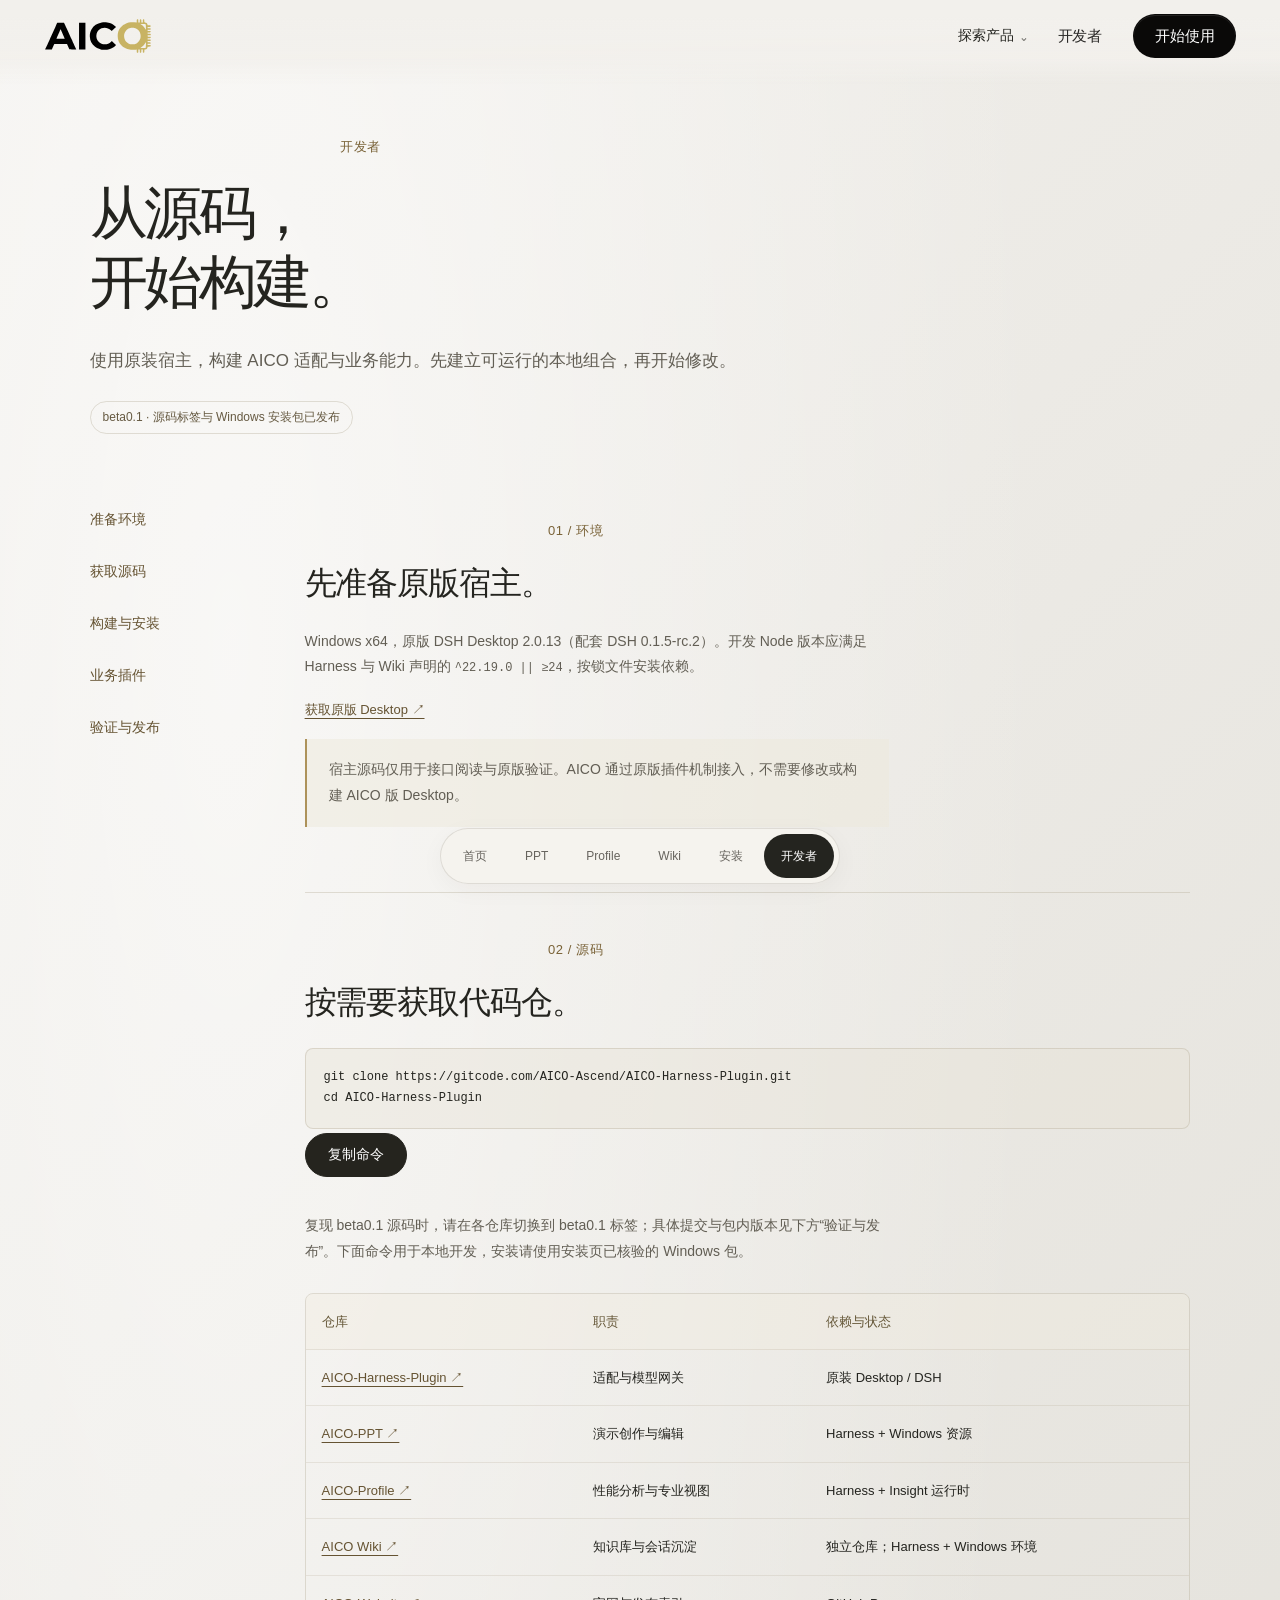
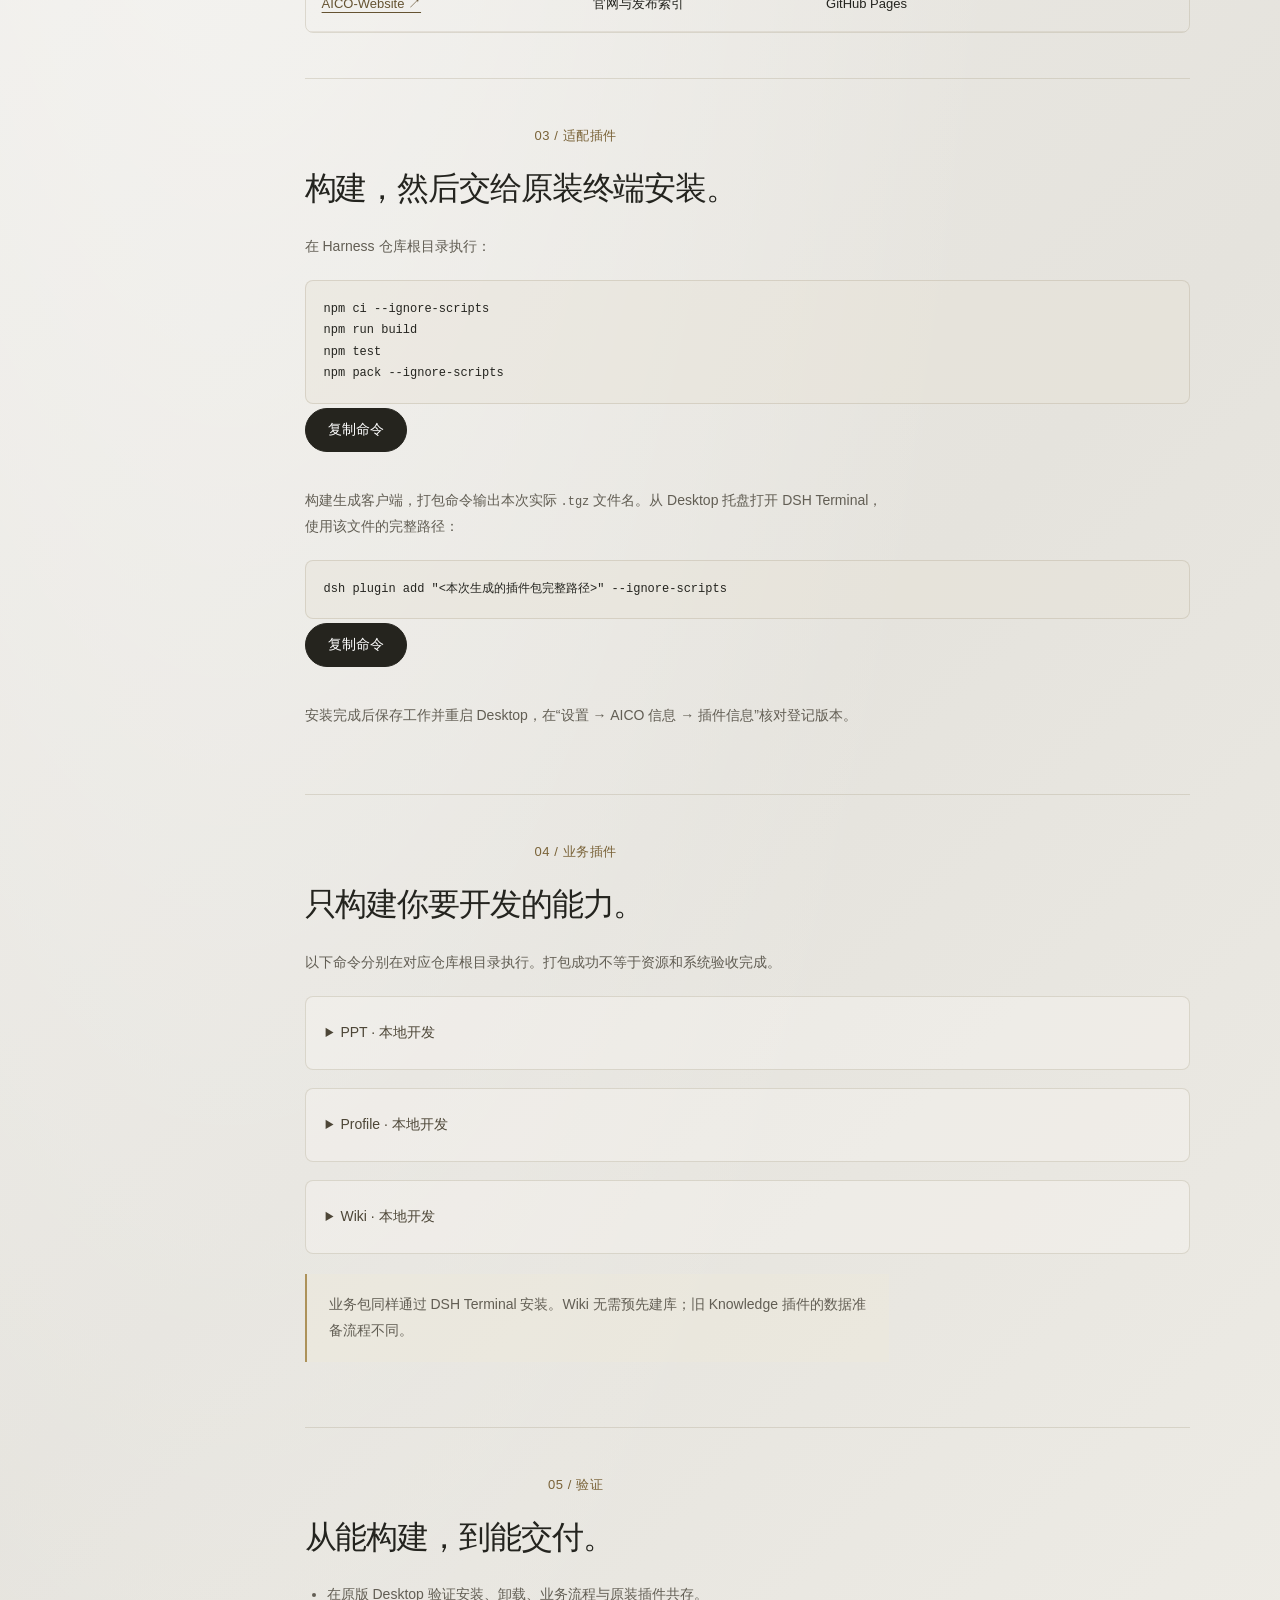
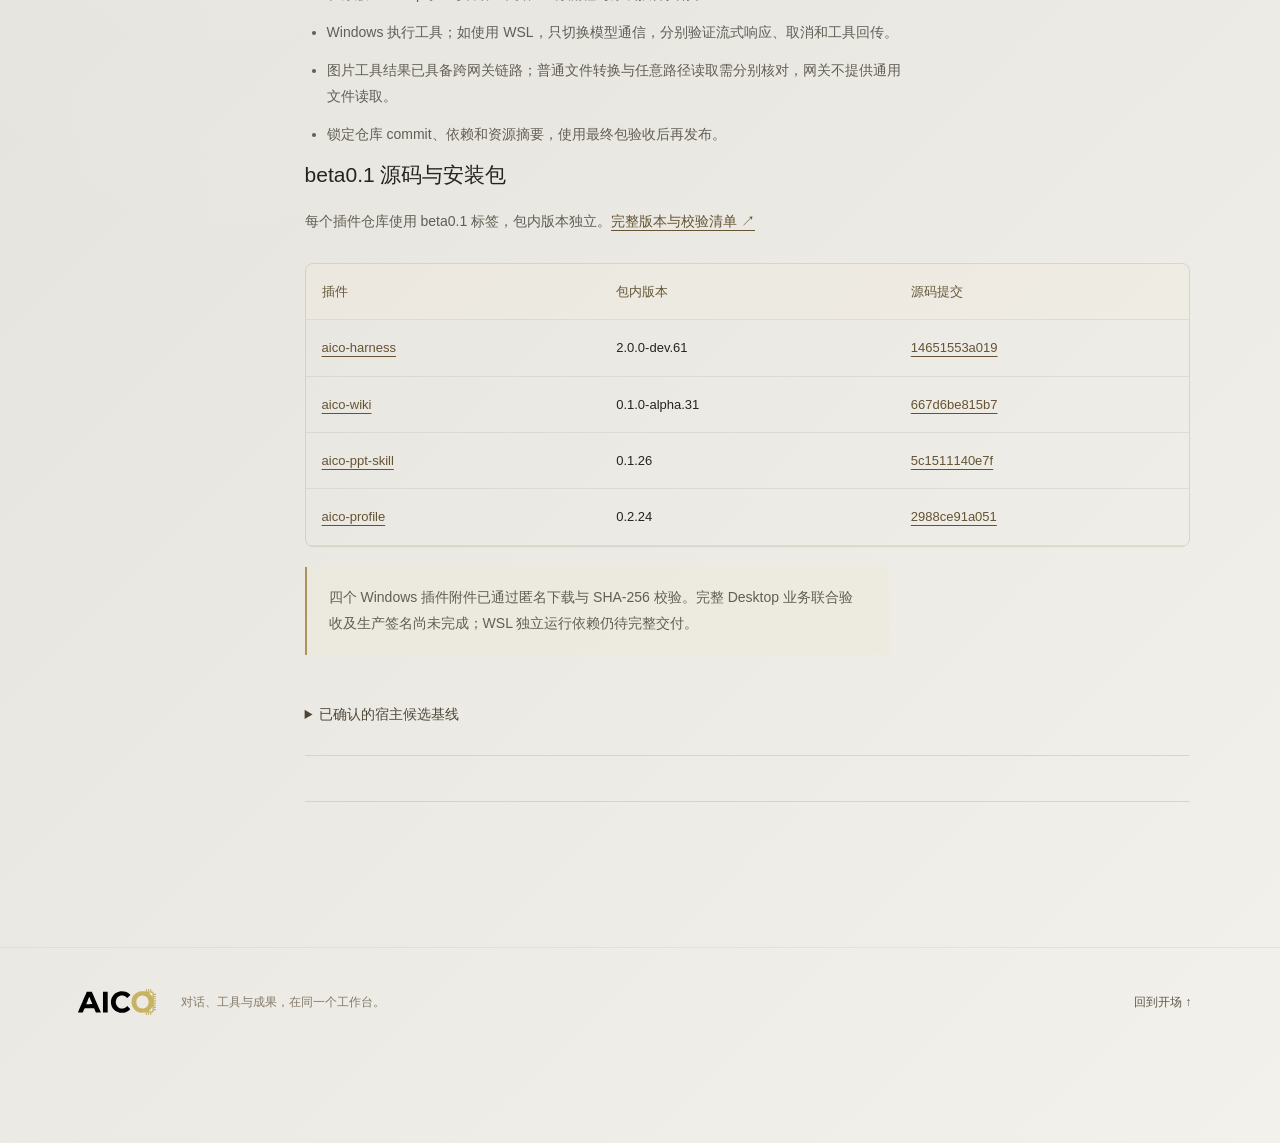
<file: docs/developers.html>
<!doctype html><html lang="zh-CN" data-release-mode="manual-beta"><head><meta charset="utf-8"><meta name="viewport" content="width=device-width,initial-scale=1"><title>AICO · 开发者</title><meta name="description" content="AICO 原装宿主插件开发、源码与构建说明。"><style>
    :root {
      --fg:#0d0c0b;
      --fg-soft:rgba(13,12,11,.64);
      --fg-faint:rgba(13,12,11,.42);
      --shade:#f2f0ec;
      --rule:rgba(13,12,11,.16);
      --ease:cubic-bezier(.22,.61,.36,1);
      --pill-bg:#0a0908;
      --pill-fg:#ffffff;
    }

    * { box-sizing:border-box; margin:0; padding:0; }
    html { -webkit-text-size-adjust:100%; }
    body {
      background:var(--shade);
      color:var(--fg);
      font-family:'Inter Tight','Helvetica Neue',Helvetica,Arial,sans-serif;
      font-weight:400;
      -webkit-font-smoothing:antialiased;
      -moz-osx-font-smoothing:grayscale;
      overflow-x:hidden;
    }
    a:focus-visible { outline:2px solid var(--fg); outline-offset:4px; }

    .stage { position:fixed; inset:0; z-index:0; overflow:hidden; background:var(--shade); }
    .stage canvas {
      position:absolute;
      top:50%; left:50%; width:100%; height:100%;
      transform:translate(-50%,-50%) scale(1.02);
      will-change:transform;
    }
    .veil {
      position:absolute; inset:0; pointer-events:none;
      background:
        linear-gradient(to bottom, rgba(242,240,236,.62) 0%, rgba(242,240,236,.12) 22%, rgba(242,240,236,.12) 78%, rgba(242,240,236,.66) 100%),
        radial-gradient(100% 80% at 50% 48%, rgba(242,240,236,0) 0%, rgba(242,240,236,.34) 100%),
        rgba(242,240,236,.20);
    }
    .grain {
      /* A tiny, pre-rasterized texture preserves grain without a live SVG
         turbulence filter or a full-screen blend pass over every video frame. */
      position:absolute; inset:0; opacity:.13; pointer-events:none;
      background-image:url("./assets/story/9cc49e1f761171a9e14a.png");
    }

    .chrome {
      position:fixed; left:0; right:0; top:0; z-index:40;
      display:flex; align-items:center; justify-content:space-between; gap:12px;
      padding:max(14px, calc(env(safe-area-inset-top, 0px) + 12px)) clamp(16px, 3.4vw, 44px) 14px;
      background:linear-gradient(to bottom, rgba(242,240,236,.94) 0%, rgba(242,240,236,.78) 72%, rgba(242,240,236,0) 100%);
    }
    .mark {
      display:flex; align-items:center; gap:9px; font-size:15px;
      letter-spacing:-.012em; color:var(--fg); min-width:0; flex-shrink:1;
    }
    .mark-star { opacity:.85; }
    .nav { display:flex; align-items:center; gap:clamp(14px, 2.4vw, 32px); flex-shrink:0; }
    .nav a:not(.pill) {
      color:var(--fg); text-decoration:none; font-size:14.5px;
      letter-spacing:-.008em; opacity:.88;
      transition:opacity .3s var(--ease);
    }
    .nav a:not(.pill):hover { opacity:1; }
    .pill {
      display:inline-flex; align-items:center; justify-content:center;
      height:40px; padding:0 21px; border-radius:999px;
      background:var(--pill-bg); color:var(--pill-fg);
      font-size:14.5px; font-weight:500; letter-spacing:-.008em;
      text-decoration:none; white-space:nowrap; opacity:1;
      border:1px solid rgba(10,9,8,.12);
      box-shadow:0 1px 0 rgba(255,255,255,.10) inset;
      -webkit-text-fill-color:var(--pill-fg);
      transition:transform .4s var(--ease), background .3s var(--ease), color .3s var(--ease);
    }
    .nav .pill { color:#fff; -webkit-text-fill-color:#fff; }
    .pill:hover, .pill:focus-visible {
      transform:translateY(-2px); background:#000;
      color:#fff; -webkit-text-fill-color:#fff;
    }
    .pill:focus-visible { outline:2px solid var(--fg); outline-offset:2px; }
    .foot {
      position:fixed; bottom:0; left:0; right:0; z-index:40;
      display:flex; justify-content:center; margin-inline:auto;
      padding:14px clamp(16px, 4vw, 24px) max(16px, calc(env(safe-area-inset-bottom, 0px) + 12px));
      font-size:12px; line-height:1.45; letter-spacing:.02em;
      color:var(--fg-faint); text-align:center; pointer-events:none;
      background:linear-gradient(to top, rgba(242,240,236,.92) 0%, rgba(242,240,236,.72) 72%, rgba(242,240,236,0) 100%);
    }
    .meter {
      position:fixed; top:0; left:0; z-index:50; height:2px;
      width:100%; transform:scaleX(0); transform-origin:0 50%;
      background:var(--fg); opacity:.55;
    }

    .panels { position:fixed; inset:0; z-index:20; pointer-events:none; }
    .panel {
      position:absolute; inset:0; display:flex; flex-direction:column;
      align-items:center; justify-content:center; text-align:center;
      padding:max(104px, calc(env(safe-area-inset-top, 0px) + 88px)) clamp(20px, 5vw, 60px) max(96px, calc(env(safe-area-inset-bottom, 0px) + 80px));
      opacity:0; will-change:opacity,transform;
    }
    .eyebrow {
      display:flex; align-items:center; justify-content:center; flex-wrap:wrap;
      gap:6px 12px; font-size:12.5px; letter-spacing:.045em; color:var(--fg-soft);
      margin-bottom:clamp(16px,2vw,22px); max-width:min(46ch, 100%); text-align:center;
    }
    h1 {
      font-weight:400; font-size:clamp(34px, 7.1vw, 104px); line-height:.98;
      letter-spacing:-.036em; max-width:15ch; text-wrap:balance;
    }
    .sub {
      margin-top:clamp(18px,2.2vw,28px); font-size:clamp(15px,1.28vw,19px);
      line-height:1.5; letter-spacing:-.008em; color:var(--fg-soft);
      max-width:min(46ch, 100%); text-wrap:pretty;
    }
    .cta {
      margin-top:clamp(28px,3.4vw,44px); pointer-events:auto; width:100%;
      display:flex; justify-content:center;
    }
    .cta .pill { height:48px; padding:0 27px; font-size:15px; max-width:min(100%, 320px); }

    .boot {
      position:fixed; inset:0; z-index:90; display:flex; flex-direction:column;
      align-items:center; justify-content:center; gap:16px; background:var(--shade);
      transition:opacity .7s var(--ease), visibility .7s;
    }
    .boot.done { opacity:0; visibility:hidden; }
    .boot p { font-size:12.5px; letter-spacing:.05em; color:var(--fg-faint); }
    .bar { width:150px; height:1px; background:var(--rule); overflow:hidden; }
    .bar i {
      display:block; height:100%; width:100%; background:var(--fg);
      transform:scaleX(0); transform-origin:0 50%;
    }
    .track { position:relative; z-index:1; height:560vh; min-height:3200px; }

    @media (max-width:900px) {
      .veil {
        background:
          linear-gradient(to bottom, rgba(242,240,236,.72) 0%, rgba(242,240,236,.18) 24%, rgba(242,240,236,.18) 76%, rgba(242,240,236,.74) 100%),
          radial-gradient(100% 80% at 50% 48%, rgba(242,240,236,0) 0%, rgba(242,240,236,.40) 100%),
          rgba(242,240,236,.24);
      }
    }
    @media (max-width:720px) {
      .nav a:not(.pill) { display:none; }
      .mark { font-size:14px; }
      .nav .pill { height:38px; padding:0 16px; font-size:13.5px; }
      h1 { max-width:12ch; font-size:clamp(30px, 9.8vw, 52px); }
      .sub { font-size:15px; max-width:34ch; }
      .panel { padding:max(92px, calc(env(safe-area-inset-top, 0px) + 76px)) 18px max(88px, calc(env(safe-area-inset-bottom, 0px) + 72px)); }
      .foot { font-size:11px; max-width:34ch; }
    }
    @media (max-width:420px) {
      .mark-star { display:none; }
      .nav .pill { height:36px; padding:0 14px; font-size:13px; }
      h1 { max-width:11ch; font-size:clamp(28px, 10.5vw, 40px); }
      .eyebrow { font-size:11px; letter-spacing:.04em; max-width:28ch; }
      .cta .pill { width:100%; max-width:280px; height:44px; padding:0 20px; font-size:14px; }
    }
    @media (max-height:520px) and (orientation:landscape) {
      .panel { padding:max(72px, calc(env(safe-area-inset-top, 0px) + 56px)) 24px max(64px, calc(env(safe-area-inset-bottom, 0px) + 48px)); }
      h1 { font-size:clamp(28px, 8vh, 44px); }
      .sub { margin-top:12px; font-size:14px; }
      .cta { margin-top:16px; }
    }
    /* Final act: original copy on the left, assembled identity on the right. */
    .veil{opacity:.72;}
    .mark{display:flex;align-items:center;min-height:44px;flex-shrink:0;}
    .brand-wordmark{display:block;width:108px;height:auto;}
    @media(max-width:720px){.brand-wordmark{width:90px;}}
    @media(min-width:760px){
      .panel:last-child{right:50%;padding-left:clamp(24px,4vw,64px);padding-right:12px;}
      .panel:last-child h1{font-size:clamp(34px,4.5vw,80px);max-width:16ch;}
      .panel:last-child .sub{max-width:40ch;}
    }
    @media(max-width:759px){
      .panel:last-child{justify-content:flex-start;padding-top:max(108px,17vh);}
      .panel:last-child h1{font-size:clamp(30px,7.4vw,52px);max-width:100%;}
      .panel:last-child .sub{max-width:36ch;}
    }
    @media(max-height:520px) and (orientation:landscape){
      .panel:last-child{padding-top:72px;padding-bottom:64px;}
      .panel:last-child h1{font-size:clamp(26px,7vh,38px);}
      .panel:last-child .eyebrow{margin-bottom:12px;}
      .panel:last-child .sub{font-size:13px;}
    }
    @media(prefers-reduced-motion:reduce){.pill,.nav a,.boot{transition:none;}}
  /* Product story: all selectors scoped away from the preserved opening. */
html{scroll-behavior:smooth;scroll-padding-top:100px}body{font-family:'Inter Tight','PingFang SC','Microsoft YaHei',sans-serif}button{font:inherit}a,button,summary{touch-action:manipulation}button:focus-visible,summary:focus-visible{outline:2px solid #80612e;outline-offset:5px}button{cursor:pointer}.stage canvas{will-change:auto}.panels{pointer-events:none}.skip-story{position:fixed;left:24px;top:-80px;z-index:100;padding:14px;background:#fff;color:#161612}.skip-story:focus{top:14px}.chrome{background:linear-gradient(#f2f0ec 20%,#f2f0ece8 70%,#f2f0ec00);padding-bottom:26px}.chrome .mark a{display:flex}.nav .product-nav{display:inline-flex!important}.chapter-dock{position:fixed;z-index:45;left:50%;bottom:20px;transform:translateX(-50%);display:flex;align-items:center;gap:4px;padding:5px;border:1px solid #a9a69d50;border-radius:40px;background:#f5f3eef5;box-shadow:0 6px 24px #29261e0a;opacity:0;visibility:hidden}.chapter-dock.is-visible{opacity:1;visibility:visible}.chapter-dock a{color:#67645e;text-decoration:none;padding:11px 17px;border-radius:24px;font-size:12px;white-space:nowrap}.chapter-dock a[aria-current]{background:#24241f;color:#fff}.chapter-dock a:hover{background:#dedbd2;color:#25241f}
#product-story{position:relative;z-index:2;color:#24241f}.story-chapter{position:relative;height:175vh;min-height:1120px;scroll-margin-top:0}.story-sticky{position:sticky;top:0;height:100vh;min-height:660px;max-width:1600px;margin:auto;padding:clamp(104px,15vh,160px) 6vw 100px;display:grid;grid-template-columns:36% 59%;gap:5%;align-items:start}.story-copy{position:relative;z-index:4;padding-top:12px}.product-name{font-size:14px;color:#746346;letter-spacing:.015em;margin:0 0 24px}.story-copy h2,.install-heading h2{font-weight:400;font-size:clamp(36px,3.9vw,66px);letter-spacing:-.055em;line-height:1.24;margin:0 0 24px;text-wrap:balance}.story-lead{font-size:clamp(15px,1.25vw,19px);line-height:1.85;color:#68665e;max-width:31em}.story-steps{display:flex;gap:10px;margin-top:32px;flex-wrap:wrap}.story-steps button{border:0;border-bottom:1px solid #b5b0a2;background:transparent;color:#77736a;padding:10px 9px;font-size:14px;min-height:44px}.story-steps button[aria-pressed=true]{color:#25241e;border-bottom:2px solid #a38444}.step-caption{font-size:13px;color:#767064;line-height:1.7;margin-top:15px;min-height:44px;max-width:29em}.chapter-baseline{position:absolute;bottom:90px;left:6vw;right:6vw;display:flex;justify-content:space-between;font-size:12px;color:#747067;gap:24px}.chapter-baseline a{color:#555247;text-decoration:none;padding:10px 0}.chapter-baseline>span{padding:10px 0}.demo{position:relative;min-width:0;align-self:center}.demo-label,.demo-footnote,.scene-disclaimer{color:#777269;font-size:11px;line-height:1.6}.demo-footnote{padding:13px 18px;border-top:1px solid #dedad050}.window-top{display:flex;justify-content:space-between;gap:12px;align-items:center;height:46px;padding:0 20px;font-size:12px;color:#625d53;border-bottom:1px solid #ddd8ce}.window-dots{font-size:9px;color:#c5bfb2;letter-spacing:4px}.workbench-demo{background:#faf9f6;border:1px solid #ffffff;border-radius:14px;box-shadow:0 30px 65px -35px #4c463b55,0 1px 4px #6b604012;overflow:hidden;transform-origin:80% 70%}.workbench-body{display:grid;grid-template-columns:24% 76%;min-height:350px}.workspace-rail{display:flex;flex-direction:column;gap:19px;background:#e9e6df65;padding:26px 16px;font-size:11px;color:#817c70;border-right:1px solid #e6e1d6}.workspace-rail img{width:65px;height:auto;margin-bottom:13px}.workspace-rail b{font-weight:500;color:#50462f}.workspace-rail small{margin-top:auto;font-size:10px;line-height:1.8}.conversation-pane{padding:25px 25px 20px;position:relative}.micro-label{font-size:10px;color:#898170}.question-bubble{background:#ebe6d9;padding:16px;border-radius:12px 12px 3px 12px;font-size:13px;line-height:1.8;margin:12px 0 22px}.assistant-line{display:flex;gap:12px;align-items:flex-start;font-size:12px;line-height:1.85;color:#686255}.assistant-line i{width:7px;height:7px;background:#a98c4c;border-radius:50%;margin-top:8px;flex-shrink:0}.tool-tickets{display:flex;gap:8px;margin:21px 0}.tool-tickets>span{font-size:14px;background:#fff;border:1px solid #e7e2d7;padding:13px 11px;border-radius:6px;flex:1}.tool-tickets small{display:block;font-size:9px;color:#817969;margin-top:6px}.work-result{display:flex;align-items:center;gap:12px;padding:14px 0;font-size:12px;border-top:1px solid #e8e2d8}.work-result b{font-weight:500}.work-result p{font-size:10px;line-height:1.8;color:#847c6b;margin-top:4px}.file-icon{font-size:28px;color:#9c8249}.result-check{margin-left:auto;color:#9c8249}.composer{display:flex;justify-content:space-between;border:1px solid #ddd8cc;border-radius:20px;padding:12px 15px;font-size:10px;color:#989183;margin-top:16px}.composer span{color:#4e473b}.harness-chapter[data-phase="1"] .tool-tickets{outline:1px solid #bca56b;outline-offset:5px}.harness-chapter[data-phase="2"] .work-result{background:#f0ecdf}
.ppt-chapter .story-sticky,.wiki-chapter .story-sticky{grid-template-columns:59% 36%}.ppt-chapter .story-copy,.wiki-chapter .story-copy{grid-column:2;grid-row:1}.ppt-chapter .demo,.wiki-chapter .demo{grid-column:1;grid-row:1}.deck-scene{height:410px;perspective:1500px;margin-top:10px}.deck-sheet{position:absolute;background:#fbfaf7;border:1px solid #fff;box-shadow:0 24px 50px -30px #4a443f70;border-radius:4px;width:88%;height:330px;top:15px;left:4%;padding:30px;overflow:hidden}.deck-back{transform:translate(-15px,-26px) rotate(-7deg);background:#e1dac8}.deck-middle{transform:translate(18px,-14px) rotate(4deg);background:#e9e4d9}.deck-back h3,.deck-middle h3{font-size:26px;font-weight:400;line-height:1.4;margin-top:28px}.deck-sheet small{font-size:10px}.outline-lines{display:flex;gap:14px;margin-top:20px;font-size:10px}.deck-bars{display:flex;align-items:flex-end;gap:14px;height:140px}.deck-bars i{width:35px;height:40%;background:#a88c55}.deck-bars i:nth-child(2){height:65%}.deck-bars i:nth-child(3){height:80%}.deck-bars i:nth-child(4){height:100%}.slide-meta,.slide-bottom{display:flex;justify-content:space-between;font-size:9px;color:#8a806b}.deck-front h3{position:relative;z-index:2;font-size:clamp(22px,2.6vw,39px);font-weight:400;line-height:1.4;letter-spacing:-.04em;margin:34px 0 14px}.deck-front>p{font-size:10px;color:#857e6d;position:relative;z-index:2;width:60%;line-height:1.8}.slide-bottom{position:absolute;bottom:24px;left:30px;right:30px}.slide-sculpture{position:absolute;right:24px;top:80px;width:145px;height:190px}.slide-sculpture i{position:absolute;width:115px;height:115px;border-radius:50%;border:24px solid #c6b78f;transform:rotateX(25deg) rotateY(-30deg);box-shadow:inset 7px 6px 8px #76633822,8px 12px 16px #4b412521}.slide-sculpture i:nth-child(2){top:44px;left:12px;border-color:#d5c9aa}.slide-sculpture i:nth-child(3){top:86px;left:24px;border-color:#e3d9c0}.edit-note{position:absolute;bottom:15px;right:0;width:260px;padding:18px 22px;background:#2a2b26;color:#f8f6ee;box-shadow:0 16px 30px #24241415;border-radius:9px;font-size:12px;z-index:4}.edit-note span{font-size:10px;color:#d5c29a}.edit-note p{line-height:1.8;margin-top:7px}.edit-selection{position:absolute;left:23px;top:85px;width:67%;height:115px;border:1px solid #b69a59;opacity:0}.ppt-chapter[data-phase="1"] .edit-selection{opacity:1}.scene-disclaimer{position:absolute;bottom:-28px;left:10px}.ppt-chapter[data-phase="2"] .deck-front h3{color:#55482d}
.trace-demo{background:#22272d;color:#f2f0e8;border-radius:12px;box-shadow:0 30px 65px -35px #10151d80;border:1px solid #3a3e43;padding:0 22px 18px;overflow:hidden}.trace-toolbar{height:54px;display:flex;justify-content:space-between;align-items:center;border-bottom:1px solid #ffffff13;font-size:12px}.trace-toolbar>span:last-child{font-size:10px;color:#a0a3a4}.trace-toolbar i{display:inline-block;width:6px;height:6px;border-radius:50%;background:#c2a76b;margin-right:8px}.trace-ruler{display:flex;justify-content:space-between;margin:23px 0 18px 100px;color:#8d969c;font-size:9px}.trace-tracks{position:relative;padding:7px 0 25px}.trace-row{display:grid;grid-template-columns:100px 1fr;align-items:center;height:40px;font-size:10px;color:#a6adb2}.trace-row>div{height:30px;position:relative;background:repeating-linear-gradient(90deg,transparent 0,transparent calc(25% - 1px),#ffffff08 calc(25% - 1px),#ffffff08 25%)}.trace-row i{position:absolute;left:var(--at);width:var(--span);height:17px;top:6px;border-radius:2px;background:#a99364}.trace-row:nth-child(2) i{background:#729795}.trace-row:nth-child(3) i{background:#8e92a9}.trace-row:nth-child(4) i{background:#b4b1a6}.trace-selection{position:absolute;left:44%;top:0;width:23%;height:174px;background:#dac18d13;border:1px solid #d2b77b;transform-origin:center;opacity:.15}.trace-selection span{position:absolute;top:-15px;background:#d2b77b;color:#252923;padding:4px 7px;font-size:9px}.trace-evidence{display:grid;grid-template-columns:1fr 1fr;gap:18px;border-top:1px solid #ffffff16;padding:25px 0 20px}.trace-evidence h3{font-size:21px;font-weight:400;line-height:1.5;margin-top:12px}.trace-evidence p{font-size:11px;color:#c0c3c3;line-height:1.9;align-self:center}.trace-evidence p span{display:block;color:#8f969b;font-size:10px;margin-top:12px}.trace-footer{display:flex;gap:22px;color:#929b9e;font-size:10px;border-top:1px solid #ffffff16;padding-top:16px}.trace-demo .micro-label{color:#b7a783}.profile-chapter[data-phase="1"] .trace-selection,.profile-chapter[data-phase="2"] .trace-selection{opacity:1}.profile-chapter[data-phase="2"] .trace-evidence{border-top-color:#b7a783}
.status-tag{font-size:10px;border:1px solid #bbb19d;border-radius:20px;padding:3px 8px;margin-left:6px;vertical-align:middle}.knowledge-scene{height:420px;margin-top:10px;perspective:1600px}.source-page{position:absolute;width:45%;padding:25px;background:#e7e1d4;border:1px solid #f9f7f0;box-shadow:0 24px 40px -30px #4b453e70;border-radius:5px}.source-page>span{font-size:10px;color:#80745c}.source-page h3{font-size:15px;font-weight:500;margin:18px 0 12px}.source-page p{font-size:11px;line-height:1.8;color:#756b58}.source-page i{display:block;width:80%;height:3px;background:#c9c1af;margin-top:13px}.source-page i:last-child{width:50%}.source-one{top:12px;left:0;transform:rotate(-9deg)}.source-two{bottom:32px;right:0;transform:rotate(8deg);background:#e9e7df}.knowledge-page{position:absolute;left:20%;top:30px;width:67%;background:#fcfbf8;box-shadow:0 30px 50px -25px #4c46354a;border:1px solid #fff;padding:28px;border-radius:5px}.knowledge-head{display:flex;justify-content:space-between;align-items:center;font-size:10px;color:#8c8068}.review-badge{border:1px solid #cfbd94;border-radius:20px;padding:4px 9px;color:#88703e}.knowledge-page h3{font-size:25px;line-height:1.5;font-weight:400;letter-spacing:-.03em;margin:26px 0 16px}.knowledge-page>p{font-size:12px;line-height:1.9;color:#7b7261}.knowledge-page blockquote{font-size:14px;line-height:1.8;border-left:2px solid #c6b484;padding-left:15px;margin:24px 0;color:#73613e}.reference-chips{display:flex;gap:8px}.reference-chips span{font-size:10px;padding:6px 9px;background:#efebe1;border-radius:3px}.review-line{font-size:10px;line-height:1.7;color:#857b64;margin-top:18px}.wiki-chapter[data-phase="2"] .review-badge{background:#e9e1cd}
.install-section{position:relative;min-height:110vh;padding:260px 7vw 120px;max-width:1500px;margin:auto}.install-heading{text-align:center}.install-heading .story-lead{margin:auto}.install-heading h2{font-size:clamp(40px,4.5vw,72px)}.platform-line{display:flex;justify-content:center;gap:22px;flex-wrap:wrap;color:#82796a;font-size:12px;margin:38px 0}.platform-line span:first-child{color:#3d3d32}.platform-line span:last-child{font-size:11px}.install-steps{display:grid;grid-template-columns:repeat(3,1fr);gap:35px;list-style:none;border-top:1px solid #b6ad9855;padding-top:35px}.install-number{font-size:13px;color:#9b814b}.install-steps h3{font-size:22px;font-weight:400;letter-spacing:-.03em;margin:18px 0}.install-steps p{font-size:14px;line-height:1.9;color:#756e60}.install-steps details{margin-top:18px}.install-steps summary{font-size:12px;color:#655738;cursor:pointer;min-height:44px;padding:10px 0}.install-steps details p{font-size:12px;padding-bottom:18px}.install-actions{display:flex;gap:25px;align-items:center;justify-content:center;margin-top:42px}.install-actions .pill{height:48px;padding:0 30px}.quiet-link{font-size:14px;color:#625a4b;text-underline-offset:5px}.release-caution{font-size:11px;color:#8a806f;line-height:1.8;text-align:center;margin-top:20px}.story-footer{display:flex;align-items:center;gap:24px;flex-wrap:wrap;padding:34px 6vw 110px;border-top:1px solid #b6ad9833;font-size:12px;color:#847a69}.story-footer img{width:80px;height:auto}.story-footer a{color:#625948;margin-left:auto;text-decoration:none;padding:12px}.story-footer>span{font-size:10px}.no-script-note{padding:100px 6vw 20px}.story-chapter,.install-section{scroll-margin-top:0}
/* Chapters already reserve header space; anchor offsets must not push the whole scene down. */
html{scroll-padding-top:0}#product-story{overflow-x:clip}
.chapter-fracture{position:fixed;inset:0;width:100%;height:100%;pointer-events:none;z-index:5}
.chapter-identity{position:relative;min-height:68px;margin-bottom:20px!important;display:flex;align-items:center;gap:8px}
.chapter-identity img{display:block;width:auto;max-width:100%;height:78px;object-fit:contain;object-position:left center;filter:drop-shadow(0 3px 2px #65583c26)}
.chapter-identity .status-tag{position:absolute;top:-13px;left:0;font-size:9px;padding:2px 6px}
@media(max-width:759px){.chapter-identity{min-height:56px}.chapter-identity img{max-width:100%;height:58px}.story-copy h2{margin-top:5px}}
@media(prefers-reduced-motion:reduce){.chapter-fracture{visibility:hidden}.chapter-identity img{opacity:1!important}}
@media(min-width:760px){.workbench-demo .question-bubble{margin-bottom:14px;padding:12px}.workbench-demo .tool-tickets{margin:14px 0}.workbench-demo .conversation-pane{padding-top:18px;padding-bottom:14px}.workbench-demo .composer{margin-top:8px}.workbench-demo .work-result{padding:10px 0}}
@media(min-width:1600px){.story-sticky{padding-left:90px;padding-right:90px}.chapter-baseline{left:90px;right:90px}}
@media(max-width:1050px){.story-sticky{padding-left:4vw;padding-right:4vw;grid-template-columns:37% 59%;gap:4%}.story-copy h2{font-size:35px}.story-lead{font-size:14px}.story-steps{margin-top:20px}.workspace-rail{padding:20px 10px;font-size:10px}.conversation-pane{padding:18px}.deck-sheet{padding:22px}.slide-sculpture{right:5px;transform:scale(.8);transform-origin:right}.trace-demo{padding-inline:16px}.trace-row{grid-template-columns:80px 1fr;font-size:8px}.trace-ruler{margin-left:80px}.knowledge-page{padding:24px}.knowledge-page h3{font-size:21px}.chapter-baseline{left:4vw;right:4vw}}
@media(max-width:759px){.chrome .nav a:not(.pill){display:none!important}.chrome .nav .pill{font-size:12px;height:36px}.story-chapter{height:auto;min-height:0;padding:65px 0 100px}.story-sticky{display:flex;flex-direction:column;position:relative;height:auto;min-height:0;padding:50px 22px 80px;gap:40px}.story-copy{width:100%;padding:0}.story-copy h2{font-size:clamp(30px,7.6vw,44px);line-height:1.3}.story-lead{font-size:15px;max-width:32em}.product-name{margin-bottom:18px}.story-steps{margin-top:18px}.step-caption{min-height:0}.demo{width:100%;transform:none!important;opacity:1!important}.workbench-body{grid-template-columns:1fr;min-height:0}.workspace-rail{display:none}.conversation-pane{padding:22px}.window-top{padding:0 16px}.window-dots{display:none}.question-bubble{font-size:12px}.tool-tickets{gap:6px}.chapter-baseline{bottom:0;left:22px;right:22px;font-size:10px;gap:12px}.chapter-baseline>span{max-width:50%}.deck-scene{height:340px;margin-top:8px}.deck-sheet{height:270px;width:91%;padding:22px;left:3%}.deck-front h3{font-size:25px;margin-top:27px}.deck-front>p{font-size:9px;width:62%}.slide-sculpture{transform:scale(.63);top:65px;right:4px}.slide-bottom{left:22px;right:22px;bottom:20px;font-size:8px}.edit-note{width:210px;bottom:0;padding:14px 17px;font-size:11px}.scene-disclaimer{font-size:10px;bottom:-24px}.trace-demo{padding:0 14px 16px}.trace-row{grid-template-columns:76px 1fr}.trace-ruler{margin-left:76px}.trace-evidence{grid-template-columns:1fr;gap:10px}.trace-evidence h3{font-size:22px}.trace-evidence p{font-size:12px}.trace-toolbar>span:last-child{font-size:8px}.knowledge-scene{height:420px}.source-page{width:53%;padding:18px}.source-page h3{font-size:12px}.knowledge-page{left:13%;width:82%;padding:23px}.knowledge-page h3{font-size:23px}.knowledge-page>p{font-size:12px}.install-section{min-height:0;padding:190px 24px 80px}.install-heading h2{font-size:40px}.install-heading .story-lead{font-size:15px}.platform-line{gap:13px;font-size:12px;line-height:1.8}.platform-line span:last-child{flex-basis:100%;text-align:center}.install-steps{grid-template-columns:1fr;gap:28px;padding-top:28px}.install-steps li+li{border-top:1px solid #b6ad9833;padding-top:28px}.install-steps h3{font-size:23px}.install-actions{flex-direction:column;gap:24px}.story-footer{padding:28px 24px 95px;gap:18px}.story-footer p{flex-basis:70%;font-size:11px}.story-footer a{margin-left:0}.chapter-dock{bottom:12px;gap:0;max-width:calc(100vw - 20px)}.chapter-dock a{padding:12px 11px;font-size:11px}.foot{font-size:10px}}
@media(max-height:650px) and (min-width:760px){.story-sticky{min-height:650px;position:relative}.story-chapter{height:auto;min-height:750px}.story-copy h2{font-size:36px}}
@media(prefers-reduced-motion:reduce){html{scroll-behavior:auto}.story-chapter{height:auto;min-height:0}.story-sticky{position:relative;min-height:740px}.demo,.deck-sheet,.source-page,.knowledge-page{transform:none!important;opacity:1!important}.story-chapter .step-caption{min-height:44px}.trace-selection{opacity:1}.panels .panel{transform:none!important}.chapter-dock{transition:none}}

/* Preserve the film's baked side lighting and contact shadows. The original
   three white overlays obscured those details, especially on white stone.
   Static alpha only: no additional per-frame filter or shadow pass. */
.stage .veil{background:linear-gradient(to bottom,rgba(242,240,236,.22),rgba(242,240,236,.025) 22%,rgba(242,240,236,.025) 78%,rgba(242,240,236,.18))}
.stage .grain{opacity:.045}
/* Product chapters use document flow, never a pinned scroll timeline. */
.story-chapter{height:auto;min-height:0;padding:0}
.story-chapter .story-sticky{position:relative;top:auto;height:auto;min-height:0;padding-top:110px;padding-bottom:90px;row-gap:48px}
.story-chapter .chapter-baseline{position:static;grid-column:1/-1;width:100%;margin-top:12px}
.story-steps::before{content:'点击切换演示';flex-basis:100%;font-size:12px;color:#655f53;margin-bottom:2px}
.story-steps button{border:1px solid #b5b0a2;border-radius:8px;background:#ffffff45;color:#504c43;padding:10px 18px;cursor:pointer}
.story-steps button[aria-pressed=true]{border:1px solid #63563b;background:#63563b;color:#fff}
.story-steps button:hover{background:#e6dfce;color:#29271f}
.story-steps button:focus-visible{outline:2px solid #63563b;outline-offset:4px}
.chapter-identity{transition:opacity 180ms ease-out}
.chapter-identity.is-past{opacity:0}
.chapter-identity:focus-within{opacity:1}
.chapter-identity .chapter-wordmark{min-width:0;max-width:calc(100% - 56px);flex:0 1 auto}
.chapter-identity .chapter-wordmark:only-child{max-width:100%}
.repository-link{display:inline-flex;align-items:center;justify-content:center;flex:0 0 44px;width:44px;height:44px;border-radius:10px;touch-action:manipulation;text-decoration:none}
.chapter-identity .repository-link img{width:28px;height:28px;max-width:none;filter:none}
/* Optical alignment: baked black lettering sits below the wordmark image's
   geometric centre (Harness/PPT ~10%, Profile ~9% of its rendered height). */
.chapter-identity .repository-link{transform:translateY(8px)}
#profile .chapter-identity .repository-link{transform:translateY(7px)}
@media(max-width:759px){.chapter-identity .repository-link{transform:translateY(6px)}#profile .chapter-identity .repository-link{transform:translateY(5px)}}
.repository-link:focus-visible{outline:2px solid #9b782f;outline-offset:3px;background:#fff6}
.repository-link:active{background:#fff8}
@media(hover:hover) and (pointer:fine){.repository-link:hover{background:#fff6}}
.install-section{min-height:0;padding-top:100px}
.chapter-dock a{display:inline-flex;align-items:center;justify-content:center;min-height:44px}
.chapter-dock a:focus-visible{outline:2px solid #80612e;outline-offset:1px}
@media(max-width:759px){.chapter-dock a{padding:10px 8px}.chapter-dock{max-width:calc(100vw - 16px);gap:0}}
@media(max-width:759px){.story-chapter .story-sticky{padding:75px 22px 45px;gap:36px}.chapter-baseline{margin-top:24px}.install-section{padding-top:80px}}
@media(prefers-reduced-motion:reduce){.chapter-identity{transition:none}.chapter-identity.is-past{opacity:1}}

/* Same-page installation catalog, scoped to preserve the approved opening. */
.download-route{display:flex;flex-wrap:wrap;justify-content:center;gap:12px 28px;margin:35px 0 50px}
.download-route a{color:#655738;font-size:14px;padding:12px 0;text-underline-offset:6px}
.integrated-downloads{--download-line:#b6ad9860;color:#24241f}
.integrated-downloads [id]{scroll-margin-top:100px}
.integrated-downloads .install-stage{display:grid;grid-template-columns:60px minmax(0,1fr);gap:24px;padding:45px 0;border-top:1px solid var(--download-line)}
.integrated-downloads .stage-index{font-size:24px;font-weight:400;color:#94763b;padding-top:4px}
.integrated-downloads .stage-head{display:flex;align-items:start;justify-content:space-between;gap:20px;margin-bottom:20px}
.integrated-downloads h2{font-size:clamp(25px,2.5vw,36px);font-weight:400;letter-spacing:-.035em;line-height:1.3;margin:0}
.integrated-downloads h3{font-size:21px;font-weight:400;line-height:1.4;margin:8px 0 16px}
.integrated-downloads p,.integrated-downloads li{font-size:14px;line-height:1.85;color:#625e54;max-width:75ch;overflow-wrap:anywhere}
.integrated-downloads .kicker{font-size:12px;color:#796237;margin:0 0 9px}
.integrated-downloads .tag{display:inline-block;border:1px solid var(--download-line);border-radius:20px;padding:6px 12px;font-size:12px;line-height:1.6;color:#665a42;flex-shrink:0;max-width:100%}
.integrated-downloads .stage-actions{display:flex;align-items:center;gap:20px;flex-wrap:wrap;margin:26px 0}
.integrated-downloads .button,.integrated-downloads button{display:inline-flex;align-items:center;justify-content:center;gap:18px;background:#25241e;color:#fff;border:1px solid #25241e;border-radius:26px;min-height:44px;padding:11px 22px;font:inherit;font-size:14px;text-decoration:none;cursor:pointer}
.integrated-downloads .button[aria-disabled=true],.integrated-downloads button:disabled{background:#e6e2d8;color:#6c6557;border-color:#c9c1af;cursor:default;pointer-events:none}
.integrated-downloads a{color:#655332;text-underline-offset:4px;overflow-wrap:anywhere}
.integrated-downloads a.button{color:white}
.integrated-downloads a.button[aria-disabled=true]{color:#6c6557}
.integrated-downloads .text-link,.integrated-downloads .stage-note{font-size:13px}
.integrated-downloads .stage-blocked{padding:18px 22px;margin:24px 0;border-left:2px solid #ad925a;background:#eee9dc80;color:#615845;font-size:13px;line-height:1.8}
.integrated-downloads [data-status=ready] .stage-blocked{display:none}
.integrated-downloads details{border-bottom:1px solid var(--download-line);padding:18px 0}
.integrated-downloads summary{cursor:pointer;min-height:44px;padding:10px 0;font-size:14px;line-height:1.6;color:#4d4637}
.integrated-downloads details p{margin:14px 0}
.integrated-downloads dl{font-size:13px;line-height:1.8}
.integrated-downloads dt{margin-top:16px;color:#625536}
.integrated-downloads dd{margin:6px 0;overflow-wrap:anywhere}
.integrated-downloads code{font:12px/1.8 Consolas,monospace;overflow-wrap:anywhere;white-space:pre-wrap}
.integrated-downloads pre{max-width:100%;background:#e8e3d66b;border:1px solid var(--download-line);padding:18px;border-radius:8px;white-space:pre-wrap;overflow-wrap:anywhere}
.integrated-downloads .business-list{display:flex;flex-wrap:wrap;gap:12px 24px;margin:24px 0;font-size:14px}
.integrated-downloads .connection-grid{display:grid;grid-template-columns:1fr 1fr;gap:30px}
.integrated-downloads .connection-card{border-top:1px solid var(--download-line);margin-top:30px;padding-top:24px}
.integrated-downloads .section{border-top:1px solid var(--download-line);padding:38px 0}
.integrated-downloads .section-head{margin-bottom:26px}
.integrated-downloads .history>summary{font-size:20px}
.integrated-downloads .file-verification{margin-top:24px;padding:20px 24px;border:1px solid var(--download-line);border-radius:10px;background:#faf9f680}
.integrated-downloads .file-verification>summary{font-size:20px;color:#24241f}
.integrated-downloads .command-box{margin:24px 0}
.integrated-downloads label{display:block;font-size:13px;line-height:1.8}
.integrated-downloads input{display:block;max-width:100%;width:100%;padding:12px;margin:10px 0;border:1px solid #a59a82;border-radius:6px;background:#faf9f6;color:#24241f;font:inherit}
.integrated-downloads :is(a,button,input,summary):focus-visible,.download-route a:focus-visible{outline:2px solid #8b6d30;outline-offset:4px}
.integrated-downloads [hidden]{display:none!important}
@media(max-width:759px){.integrated-downloads .install-stage{grid-template-columns:28px minmax(0,1fr);gap:12px;padding:30px 0}.integrated-downloads .stage-index{font-size:18px}.integrated-downloads .stage-head{flex-direction:column;gap:12px}.integrated-downloads .connection-grid{grid-template-columns:1fr;gap:0}.integrated-downloads .file-verification{padding:15px}.download-route{justify-content:flex-start;gap:8px 22px}.integrated-downloads .stage-actions{align-items:flex-start;flex-direction:column}}

.integrated-downloads .browser-setup-note{margin:20px 0;padding:16px 20px;border-left:2px solid #ad925a;background:#faf8f2;color:#514a3c;font-size:13px;line-height:1.8}.integrated-downloads .browser-setup-note p{margin:0}.integrated-downloads .browser-setup-note p+p{margin-top:8px}

/* Component-first download catalog. */
.component-grid{display:grid;grid-template-columns:repeat(2,minmax(0,1fr));gap:24px;margin:32px 0}.component-card{min-width:0;padding:28px;background:rgba(255,255,255,.58);border:1px solid #d6d0c4;border-radius:14px}.component-card h3{font-size:25px;margin:0}.component-card .stage-head{flex-wrap:wrap;gap:12px}.component-card p,.terminal-guide p,.terminal-guide li{line-height:1.75}.component-help{font-size:14px;color:#625d52}.component-history{margin-top:24px;border-top:1px solid #d6d0c4;padding-top:12px}.component-history summary{min-height:44px;cursor:pointer;padding:10px 0}.component-command{display:grid;gap:10px;margin-top:20px}.component-command span{font-size:14px}.component-command code,.component-card pre{display:block;white-space:pre-wrap;overflow-wrap:anywhere;background:#eeeae1;padding:16px;border-radius:8px;color:#25251e}.component-card .command-box{margin-top:20px}.component-card input{box-sizing:border-box;max-width:100%;width:100%;padding:12px;border:1px solid #aaa28f;border-radius:6px;font:inherit}.component-card button{min-height:44px;cursor:pointer}.component-card button:disabled{cursor:default;opacity:.6}.terminal-guide{padding:40px 0}.terminal-guide figure{margin:24px 0}.terminal-guide img{width:100%;height:auto;display:block;border-radius:12px}.terminal-guide figcaption{font-size:14px;margin-top:10px;color:#625d52}.component-card a:focus-visible,.component-card button:focus-visible,.component-history summary:focus-visible{outline:3px solid #80704b;outline-offset:4px}@media(max-width:760px){.component-grid{grid-template-columns:1fr}.component-card{padding:20px}.terminal-guide{padding:24px 0}}

.developer-section{position:relative;max-width:1500px;margin:auto;padding:90px 7vw 100px;scroll-margin-top:70px;border-top:1px solid #b6ad9860}
.developer-section .page-hero{max-width:780px;margin-bottom:65px}
.developer-section .eyebrow{font-size:13px;color:#796237;margin:0 0 20px}
.developer-section #developer-title{font-size:clamp(40px,4.5vw,72px);font-weight:400;letter-spacing:-.055em;line-height:1.2;margin:0 0 28px}
.developer-section .page-hero>p:not(.eyebrow){font-size:17px;line-height:1.85;margin-bottom:24px}
.developer-section .docs-layout{display:grid;grid-template-columns:150px minmax(0,1fr);gap:65px}
.developer-section .docs-nav{display:flex;flex-direction:column;gap:8px;align-self:start}
.developer-section .docs-nav a{font-size:14px;min-height:44px;padding:12px 0;text-decoration:none}
.developer-section .docs-nav a:hover{text-decoration:underline}
.developer-section .docs-content{min-width:0}
.developer-section .docs-content section{padding-bottom:45px;margin-bottom:45px;border-bottom:1px solid #b6ad9860}
.developer-section .docs-content h2{margin-bottom:24px}
.developer-section .docs-content p{margin:20px 0}
.developer-section .docs-content ul{padding-left:22px}
.developer-section .docs-content li{margin-bottom:12px}
.developer-section .note{border-left:2px solid #ad925a;background:#eee9dc80;padding:18px 22px}
.developer-section .table-wrap{overflow-x:auto;margin-top:28px;border:1px solid #b6ad9860;border-radius:8px}
.developer-section table{width:100%;border-collapse:collapse;font-size:13px;line-height:1.8}
.developer-section th,.developer-section td{text-align:left;padding:16px;vertical-align:top;border-bottom:1px solid #b6ad9840;min-width:140px}
.developer-section th{font-weight:500;color:#655738;background:#eee9dc60}
.developer-section .dev-recipe{padding:14px 20px;margin:18px 0;border:1px solid #b6ad9860;border-radius:8px;background:#faf9f650}
@media(max-width:759px){.developer-section{padding:65px 24px 70px}.developer-section .page-hero{margin-bottom:35px}.developer-section .docs-layout{display:block}.developer-section .docs-nav{flex-direction:row;flex-wrap:wrap;gap:4px 22px;margin-bottom:35px}.developer-section .page-hero>p:not(.eyebrow){font-size:15px}}
.chrome a.mark{display:inline-flex;align-items:center;min-height:44px;text-decoration:none;cursor:pointer}
.chrome a.mark:focus-visible{outline:2px solid #8b6d30;outline-offset:5px;border-radius:4px}

/* Content pass: retain the approved stone/gold motion; no new pinned sections. */
.panel h1,.panel .opening-heading{font-family:inherit;font-weight:400;font-size:clamp(40px,6.4vw,98px);line-height:1.17;letter-spacing:-.055em;margin:0;max-width:15ch;text-wrap:balance}
.panel .sub{line-height:1.75;max-width:38em}
.panel:last-child .opening-heading{font-size:clamp(36px,4.5vw,72px)}
.capability-list{margin:26px 0 0;max-width:36em}
.capability-list>div{border-top:1px solid #65583c33;padding:14px 0}
.capability-list dt{font-size:15px;color:#292820;margin:0 0 6px;font-weight:600}
.capability-list dd{font-size:14px;line-height:1.75;color:#55544c;margin:0}
.product-availability{font-size:12px;line-height:1.65;color:#625943;margin:12px 0 0}
.product-faq{max-width:1120px;margin:0 auto;padding:80px 6vw;scroll-margin-top:110px}
.product-faq h2{font-size:clamp(27px,3vw,44px);font-weight:400;letter-spacing:-.04em;margin:0 0 32px}
.product-faq details{border-top:1px solid #65583c44;padding:0 4px}
.product-faq summary{cursor:pointer;padding:22px 0;font-size:17px;line-height:1.6}
.product-faq details p{font-size:15px;line-height:1.85;max-width:58em;margin:0 0 24px;color:#55544c}
@media(max-width:759px){.panel h1,.panel .opening-heading{font-size:clamp(32px,8vw,52px)}.panel:last-child .opening-heading{font-size:clamp(30px,7.4vw,48px)}.panel .sub{font-size:14px}.capability-list>div{padding:12px 0}.product-faq{padding:56px 24px}.product-faq summary{font-size:16px}}

/* White stone, graphite lettering and the existing gold O-chip palette. */
#product-story{--diagram-paper:#faf9f6;--diagram-ink:#292820;--diagram-muted:#625943;--diagram-gold:#a38444;--diagram-line:#c8bfa9}
.architecture-demo,.tool-flow-demo,.memory-demo{background:var(--diagram-paper);border:1px solid #fff;border-radius:16px;padding:28px;box-shadow:0 28px 65px -40px #4c463b66;color:var(--diagram-ink);font-size:14px;line-height:1.7}
.diagram-heading{display:flex;justify-content:space-between;gap:12px;border-bottom:1px solid var(--diagram-line);padding-bottom:18px;margin-bottom:24px;font-size:13px}.diagram-heading>span:last-child{color:var(--diagram-muted);font-size:12px}.host-boundary{border:1px solid var(--diagram-line);padding:22px;border-radius:8px;text-align:center}.host-boundary>strong{font-size:19px;font-weight:500}.host-parts{display:flex;justify-content:center;gap:12px;flex-wrap:wrap;margin-top:16px}.host-parts span{background:#eeece5;padding:7px 12px;font-size:12px}.flow-link{display:flex;align-items:center;justify-content:center;gap:12px;color:var(--diagram-gold);font-size:24px;min-height:58px}.flow-link span{font-size:12px;color:var(--diagram-muted)}.adapter-node{display:flex;gap:24px;align-items:center;justify-content:center;border:1px solid #bda267;background:#eee6d4;border-radius:10px;padding:20px}.adapter-node strong{font-size:25px;font-weight:500}.adapter-node p{margin:3px 0 0;font-size:12px}.adapter-ring{width:54px;height:54px;border:12px solid #c1a460;border-radius:50%;box-shadow:inset 2px 2px 5px #77623130,3px 5px 9px #77623120}.plugin-branches{display:grid;grid-template-columns:repeat(3,1fr);gap:12px}.plugin-branches>span{border-top:2px solid var(--diagram-gold);padding:14px 6px;text-align:center;font-size:12px}.plugin-branches b{display:block;font-size:18px;font-weight:500;margin-bottom:5px}.diagram-note{font-size:12px;line-height:1.8;color:var(--diagram-muted);margin:20px 0 0}.tool-choices{display:flex;flex-wrap:wrap;gap:10px;margin:26px 0 20px}.tool-choices button,.video-switcher button{font:inherit;font-size:14px;line-height:1.5;border:1px solid var(--diagram-line,#c8bfa9);border-radius:8px;min-height:44px;padding:10px 14px;background:#faf9f6;color:#514a3c;cursor:pointer}.tool-choices button[aria-pressed=true],.video-switcher button[aria-pressed=true]{background:#63563b;color:white;border-color:#63563b}.tool-choices button:hover,.video-switcher button:hover{border-color:#63563b}.tool-request{font-size:18px;background:#eeece5;border-radius:10px 10px 2px 10px;padding:24px;margin:0}.tool-active{display:flex;align-items:center;gap:14px;border:1px solid #bda267;padding:22px;border-radius:8px}.tool-active strong{font-weight:500;font-size:18px}.tool-signal{width:10px;height:10px;flex-shrink:0;border-radius:50%;background:#a38444;animation:tool-pulse 2.4s ease-in-out infinite;animation-play-state:paused}.is-in-view .tool-signal{animation-play-state:running}.tool-response{border-left:3px solid #a38444;padding:5px 0 5px 22px}.tool-response>span{font-size:12px;color:#625943}.tool-response h3{font-size:23px;font-weight:400;line-height:1.5;margin:12px 0}.tool-response p{font-size:14px;margin:0;color:#625943}.video-entry{display:flex;flex-wrap:wrap;gap:8px 16px;align-items:center;margin-top:24px;padding-top:18px;border-top:1px solid #c8bfa9}.video-entry>span{font-size:14px;color:#625943}.video-entry small{font-size:12px;color:#625943}.video-entry button{min-height:44px;font:inherit;font-size:14px;cursor:pointer;border:0;border-bottom:1px solid #a38444;background:transparent;color:#514326;padding:8px 0}.memory-node{padding:18px;text-align:center;border:1px solid var(--diagram-line);border-radius:8px}.memory-node strong{font-size:17px;font-weight:500}.memory-node p{font-size:12px;margin:8px 0 0;color:var(--diagram-muted)}.memory-branches{display:grid;grid-template-columns:1fr 1fr;gap:16px}.memory-origin,.memory-return{background:#f1eee5}.memory-feedback{border-bottom:1px solid #bda267;border-left:1px solid #bda267;border-radius:0 0 0 18px;margin:0 12px;padding:18px;text-align:center;color:#63563b;font-size:14px}.memory-controls{text-align:center;font-size:12px;line-height:1.9;margin:22px 0 0}.wiki-chapter[data-phase="0"] .memory-knowledge,.wiki-chapter[data-phase="1"] .memory-preference,.wiki-chapter[data-phase="2"] .memory-controls{outline:2px solid #a38444;outline-offset:3px}.deck-front h3,.edit-selection{transition:color 220ms,opacity 220ms}.deck-front>p{font-size:13px;color:#625943}.slide-meta,.slide-bottom{font-size:11px;color:#625943}.ppt-chapter[data-phase="0"] .edit-note{background:#eeece5;color:#292820}.ppt-chapter[data-phase="0"] .edit-note span{color:#625943}.ppt-chapter[data-phase="2"] .edit-note{background:#63563b}.ppt-chapter[data-phase="2"] .edit-note span{color:#fff}.profile-chapter[data-phase="2"] .trace-row:nth-child(1) i:nth-child(2),.profile-chapter[data-phase="2"] .trace-row:nth-child(2) i:nth-child(2){outline:2px solid #f4dba3;outline-offset:3px}.trace-row{font-size:11px}.trace-toolbar>span:last-child,.trace-ruler,.trace-footer,.trace-selection span{font-size:12px}.trace-evidence p span{font-size:12px;color:#bfc4c7}.trace-evidence p{font-size:13px}.trace-ruler,.trace-footer{color:#bfc4c7}.demo-footnote,.scene-disclaimer{font-size:12px;color:#625943}.video-dialog{margin:auto;width:min(1120px,calc(100% - 32px));max-height:calc(100dvh - 32px);overflow:auto;border:1px solid #c8bfa9;border-radius:14px;padding:24px;background:#faf9f6;color:#292820;box-shadow:0 30px 100px #0005}.video-dialog::backdrop{background:#151713c9}.video-dialog-head{display:flex;justify-content:space-between;align-items:center;gap:16px;margin-bottom:16px}.video-dialog h2{font-size:22px;margin:0;font-weight:500}.video-dialog-head button{min-height:44px;min-width:64px;font:inherit;border:1px solid #c8bfa9;border-radius:6px;background:#fff;cursor:pointer}.video-switcher{display:flex;flex-wrap:wrap;gap:8px;margin-bottom:16px}.video-dialog video{display:block;width:100%;max-height:70dvh;aspect-ratio:3/2;object-fit:contain;background:#151713}.video-error{font-size:14px;line-height:1.7}.video-dialog button:focus-visible,.video-entry button:focus-visible,.tool-choices button:focus-visible{outline:3px solid #99762d;outline-offset:4px}body[data-video-open] .tool-signal{animation-play-state:paused}
@keyframes tool-pulse{50%{opacity:.45;box-shadow:0 0 0 6px #a384441a}}
@media(max-width:1050px){.trace-row{grid-template-columns:100px 1fr}.trace-ruler{margin-left:100px}.deck-front>p{width:65%;font-size:12px}.deck-front h3{font-size:29px}.slide-sculpture{opacity:.6}}
@media(max-width:759px){.architecture-demo,.tool-flow-demo,.memory-demo{padding:22px 18px}.diagram-heading{flex-wrap:wrap}.host-boundary{padding:18px 10px}.host-boundary>strong{font-size:17px}.plugin-branches{gap:6px}.plugin-branches>span{font-size:11px}.plugin-branches b{font-size:16px}.memory-branches{gap:10px}.memory-node{padding:15px 8px}.memory-node strong{font-size:15px}.adapter-node{gap:16px}.adapter-node strong{font-size:22px}.tool-request{font-size:16px;padding:20px}.tool-active{padding:18px}.tool-active strong{font-size:16px}.deck-scene{height:400px}.deck-sheet{height:310px}.deck-front h3{font-size:26px}.deck-front>p{width:75%;font-size:12px}.slide-sculpture{opacity:.35;top:90px}.edit-note{bottom:0;max-width:85%}.trace-row{font-size:10px;grid-template-columns:92px 1fr}.trace-ruler{margin-left:92px}.trace-toolbar{gap:8px}.trace-toolbar>span:last-child{font-size:11px}.video-dialog{padding:16px}.video-dialog h2{font-size:18px}}
@media(prefers-reduced-motion:reduce){.tool-signal{animation:none}.deck-front h3,.edit-selection{transition:none}}
/* Keep the long Wiki headline together and show flow without a scroll timeline. */
.wiki-chapter .story-copy h2{font-size:clamp(30px,3.2vw,48px)}
.flow-link::before{content:'';width:2px;height:24px;background:linear-gradient(180deg,#c8bfa933,#a38444,#c8bfa933);background-size:100% 200%;animation:diagram-flow 2.8s linear infinite;animation-play-state:paused}
.is-in-view .flow-link::before{animation-play-state:running}
body[data-video-open] .flow-link::before{animation-play-state:paused}
.memory-node{transition:background-color 220ms ease-out}
.wiki-chapter[data-phase="0"] .memory-knowledge,.wiki-chapter[data-phase="1"] .memory-preference{background:#eee6d4}
.profile-chapter[data-phase="0"] .trace-selection{opacity:0}
@keyframes diagram-flow{to{background-position:0 200%}}
@media(prefers-reduced-motion:reduce){.flow-link::before{animation:none}.memory-node{transition:none}}
@media(max-width:759px){.wiki-chapter .story-copy h2{font-size:clamp(30px,7.6vw,44px)}}

.video-switcher[hidden]{display:none}.video-dialog video::cue{background:#151713e6;color:#fff;font-size:clamp(12px,1.7vw,24px)}

.video-playback{display:flex;align-items:center;flex-wrap:wrap;gap:10px 16px;margin-bottom:14px}.video-playback button{min-height:44px;padding:9px 16px;border:1px solid #63563b;border-radius:7px;background:#63563b;color:#fff;font:inherit;font-size:14px;cursor:pointer}.video-playback span{font-size:12px;color:#625943}

/* Paired instruction/result demonstrations: no scroll capture or layout animation. */
 .story-chapter[data-collaboration] .story-sticky{grid-template-columns:34% 62%;gap:4%;row-gap:24px;padding-top:90px;padding-bottom:45px}
.story-chapter[data-collaboration] .story-copy{display:block;grid-column:1;grid-row:1}
.story-chapter.ppt-chapter[data-collaboration] .story-sticky{grid-template-columns:62% 34%}
.story-chapter.ppt-chapter[data-collaboration] .story-copy{grid-column:2}
[data-collaboration] .story-copy>.capability-list{margin-top:18px}
[data-collaboration] .capability-list>div{padding:9px 0}
[data-collaboration] .story-copy>.story-steps{margin-top:18px}
[data-collaboration] .story-copy>.step-caption{min-height:0;margin-bottom:0}
[data-collaboration] .story-copy>.video-entry{margin-top:14px;padding-top:12px}
.story-chapter[data-collaboration] .collab-demo{grid-column:2;grid-row:1;width:100%;border-radius:14px;border:1px solid #fff;background:#faf9f6;overflow:hidden;box-shadow:0 28px 60px -35px #302b2450}
.story-chapter.ppt-chapter[data-collaboration] .collab-demo{grid-column:1}
.collab-topbar{padding:18px 24px;display:flex;justify-content:space-between;gap:16px;border-bottom:1px solid #d9d3c6;font-size:14px;color:#403c33}
.collab-topbar>span:last-child{font-size:12px;color:#625943}.collab-topbar i{display:inline-block;width:7px;height:7px;border-radius:50%;background:#a38444;margin-right:10px}
.collab-workspace{display:grid;grid-template-columns:29% 71%;min-height:490px}
.ai-command-pane{padding:26px 24px;border-right:1px solid #d9d3c6;background:#f2f0e9;display:flex;flex-direction:column;gap:20px;min-width:0}
.ai-pane-heading{display:flex;gap:12px;align-items:center;font-size:14px}.ai-chip{width:36px;height:36px;border:1px solid #bca269;border-radius:10px;display:grid;place-items:center;color:#66502a;background:#e9dfc8;font-size:13px}.ai-pane-heading small{display:block;font-size:11px;color:#686052;margin-top:4px}
.ai-user-request{margin:0;padding:14px 16px;background:#e4e0d6;border-radius:10px 10px 2px 10px;font-size:13px;line-height:1.8}.ai-command>span,.ai-tool-call>span{font-size:11px;color:#6e6047}.ai-command p{font-size:15px;line-height:1.8;min-height:54px;margin:8px 0 0}.ai-tool-call{padding:14px 16px;background:#faf9f6;border:1px solid #d4c7aa;border-radius:7px}.ai-tool-call strong{display:block;font-size:13px;font-weight:500;margin-top:8px}.command-transfer{height:2px;background:#e4dfd3;margin-top:14px;overflow:hidden}.command-transfer i{display:block;width:100%;height:100%;background:#a38444;transform-origin:left}.ai-feedback{font-size:12px;line-height:1.8;color:#625943;margin:0;min-height:43px}.ai-composer{margin-top:auto;padding:12px;border:1px solid #d1caba;border-radius:8px;font-size:11px;color:#746b5c;display:flex;justify-content:space-between;gap:8px}.plugin-live-pane{min-width:0;overflow:hidden}.plugin-toolbar{display:flex;justify-content:space-between;gap:12px;padding:16px 22px;font-size:12px;border-bottom:1px solid #dfd9cc;color:#625943}.plugin-toolbar>span:last-child{color:#6d5326}.ppt-editor{display:grid;grid-template-columns:100px 1fr;min-height:436px}.slide-thumbnails{padding:22px 12px;border-right:1px solid #e1dbce;display:flex;flex-direction:column;gap:18px}.slide-thumbnails>div{border:1px solid #c9bd9f;aspect-ratio:1.4;border-radius:4px;padding:8px;opacity:.3;background:#f3efe4}.slide-thumbnails span{font-size:10px;color:#756447}.slide-thumbnails b{display:block;font-size:10px;font-weight:400;margin-top:6px}.slide-thumbnails>div.is-generated{opacity:1}.slide-thumbnails>div.is-selected{outline:2px solid #a38444;outline-offset:3px}.slide-workspace{background:#e9e6de;padding:30px 28px 18px;display:flex;flex-direction:column;justify-content:center;gap:18px;min-width:0}.plugin-slide{position:relative;background:#fffefa;min-height:295px;aspect-ratio:1.65;border:1px solid #fff;box-shadow:0 12px 30px #4d412a18;padding:25px 28px;overflow:hidden}.plugin-slide-meta,.plugin-slide-footer{font-size:10px;color:#72664e;display:flex;justify-content:space-between;gap:12px}.plugin-slide h3{font-size:clamp(22px,2.5vw,38px);line-height:1.35;font-weight:400;letter-spacing:-.04em;max-width:76%;position:relative;z-index:1;margin:32px 0 14px;white-space:pre-line}.plugin-slide>p{position:relative;z-index:1;max-width:70%;font-size:12px;line-height:1.8;color:#625943;margin:0}.plugin-slide-footer{position:absolute;bottom:20px;left:28px;right:28px}.slide-gold-orbit{position:absolute;right:20px;top:95px;width:100px;height:135px}.slide-gold-orbit i{position:absolute;width:80px;height:80px;border:18px solid #c2af7e;border-radius:50%;transform:rotateX(28deg) rotateY(-24deg);box-shadow:3px 6px 10px #5b4d2520}.slide-gold-orbit i+ i{top:43px;left:10px;border-color:#ded2b1}.slide-content-lines{display:flex;gap:8px;position:relative;z-index:2;margin-top:20px}.slide-content-lines span{border-top:2px solid #bda56c;padding-top:8px;font-size:11px;flex:1}.slide-edit-outline{position:absolute;left:20px;top:76px;width:72%;height:115px;border:1px solid #a38444;opacity:0}.plugin-response{font-size:12px;line-height:1.8;min-height:44px;color:#625943}.ppt-collab[data-beat="0"] .plugin-slide{opacity:.25}.ppt-collab[data-beat="0"] .plugin-slide h3,.ppt-collab[data-beat="0"] .plugin-slide>p,.ppt-collab[data-beat="0"] .slide-gold-orbit{visibility:hidden}.ppt-collab[data-beat="0"] .slide-content-lines,.ppt-collab[data-beat="1"] .slide-content-lines{visibility:hidden}.ppt-collab[data-beat="3"] .slide-edit-outline{opacity:1}.ppt-collab[data-beat="3"] .plugin-slide h3{color:#71582b}
.profile-collab .plugin-live-pane{background:#22272d;color:#eef0ec}.profile-collab .plugin-toolbar{border-color:#ffffff20;color:#d0d2d0}.profile-collab .plugin-toolbar>span:last-child{color:#dbc48e}.profile-workspace{padding:22px}.zoom-heading{display:flex;justify-content:space-between;gap:12px;align-items:center}.zoom-heading strong{font-weight:400;font-size:19px}.zoom-heading>span{font-size:12px;color:#d4bf8c}.zoom-ruler{display:flex;justify-content:space-between;margin:26px 0 20px 110px;font-size:11px;color:#b8bfc3}.zoom-tracks{position:relative}.zoom-row{display:grid;grid-template-columns:110px 1fr;height:43px;align-items:center;font-size:11px;color:#bcc2c5}.lane-viewport{overflow:hidden;background:repeating-linear-gradient(90deg,transparent 0,transparent calc(25% - 1px),#ffffff0a calc(25% - 1px),#ffffff0a 25%)}.zoom-lane{position:relative;height:32px;transform-origin:left center}.zoom-lane i{position:absolute;top:7px;height:18px;border-radius:2px;background:#aa9666}.zoom-row:nth-child(2) i{background:#729795}.zoom-row:nth-child(3) i{background:#8e92a9}.zoom-row:nth-child(4) i{background:#b4b1a6}.zoom-selection{position:absolute;left:calc(110px + (100% - 110px)/3);width:calc((100% - 110px)/3);top:0;height:100%;background:#dac18d15;border:1px solid #d2b77b;opacity:0;transform-origin:left}.zoom-selection span{position:absolute;top:-18px;left:0;background:#d2b77b;color:#22272d;padding:3px 6px;font-size:10px}.event-cursor{position:absolute;width:1px;background:#f1d491;height:86px;top:0;left:62%;opacity:0}.trace-minimap{margin:22px 0 20px 110px;height:18px;background:repeating-linear-gradient(90deg,#929b8c55 0,#929b8c55 9px,#929b8c12 9px,#929b8c12 13px);border-radius:3px;overflow:hidden}.trace-minimap>div{height:100%;border:1px solid #dbc48e;background:#dbc48e22;transform-origin:center}.event-detail{border-top:1px solid #ffffff20;padding-top:18px;display:grid;grid-template-columns:95px 1fr;gap:8px 18px;min-height:90px}.event-detail>span{font-size:11px;color:#d4bf8c;padding-top:3px}.event-detail strong{font-size:15px;font-weight:500}.event-detail p{grid-column:2;font-size:12px;line-height:1.8;color:#bfc5c7;margin:0}.profile-demo-note{font-size:11px;color:#b0b7bb;margin:15px 0 0}.profile-collab[data-beat="3"] .linked-event,.profile-collab[data-beat="4"] .linked-event{outline:2px solid #f1d491;outline-offset:2px}.profile-collab[data-beat="3"] .event-cursor,.profile-collab[data-beat="4"] .event-cursor{opacity:1}
.collab-controls{position:relative;display:flex;gap:18px;align-items:center;padding:13px 22px 16px;border-top:1px solid #d9d3c6;font-size:12px;color:#625943}.playback-actions{display:flex;gap:8px}.collab-controls button{font:inherit;color:#514326;background:#faf9f6;border:1px solid #b9ad92;border-radius:6px;min-height:44px;padding:8px 13px;cursor:pointer;touch-action:manipulation}.collab-controls button:active{background:#e9dfc8}.collab-controls button:focus-visible{outline:3px solid #99762d;outline-offset:3px}.playback-count{margin-left:auto;white-space:nowrap}.playback-progress{position:absolute;bottom:0;left:0;right:0;height:3px;background:#e4dfd3}.playback-progress i{display:block;background:#a38444;height:100%;transform-origin:left;transform:scaleX(0)}
@media(max-width:1050px){.collab-workspace{grid-template-columns:32% 68%}.ai-command-pane{padding:22px 18px}.ppt-editor{grid-template-columns:70px 1fr}.slide-thumbnails{padding:22px 8px}.slide-workspace{padding:24px 18px}.plugin-slide{padding:20px;min-height:300px}.plugin-slide h3{font-size:28px}.plugin-slide-footer{left:20px;right:20px}.slide-gold-orbit{opacity:.5;right:0}.zoom-row{grid-template-columns:88px 1fr;font-size:10px}.zoom-ruler,.trace-minimap{margin-left:88px}.zoom-selection{left:calc(88px + (100% - 88px)/3);width:calc((100% - 88px)/3)}}
@media(max-width:759px){.story-chapter[data-collaboration] .story-copy{display:block}.story-chapter[data-collaboration] .story-copy>.capability-list{margin-top:26px}.collab-topbar{padding:16px;flex-wrap:wrap;gap:6px}.collab-workspace{grid-template-columns:1fr}.ai-command-pane{border-right:0;border-bottom:1px solid #d9d3c6;gap:12px;padding:20px}.ai-pane-heading small{display:inline;margin-left:12px}.ai-command p{min-height:0}.ai-feedback{min-height:0}.ai-composer{display:none}.plugin-toolbar{padding:14px;font-size:11px}.ppt-editor{grid-template-columns:1fr;min-height:0}.slide-thumbnails{flex-direction:row;padding:14px 18px;border-right:0;gap:14px}.slide-thumbnails>div{width:68px;aspect-ratio:1.5;padding:5px}.slide-thumbnails b{font-size:9px;margin-top:4px}.slide-workspace{padding:18px 14px}.plugin-slide{padding:20px;min-height:290px;aspect-ratio:auto}.plugin-slide h3{font-size:25px;max-width:85%}.plugin-slide>p{max-width:85%}.slide-gold-orbit{right:-10px;opacity:.35}.plugin-slide-footer{font-size:9px}.slide-content-lines{gap:6px}.slide-content-lines span{font-size:10px}.collab-controls{padding:12px 14px 16px;gap:10px;flex-wrap:wrap}.collab-controls>[data-playback-label]{order:3;width:100%}.profile-workspace{padding:20px 12px}.zoom-heading{align-items:flex-start;flex-direction:column;gap:6px}.zoom-heading strong{font-size:17px}.zoom-ruler{font-size:10px}.zoom-row{grid-template-columns:80px 1fr;font-size:9px}.zoom-ruler,.trace-minimap{margin-left:80px}.zoom-selection{left:calc(80px + (100% - 80px)/3);width:calc((100% - 80px)/3)}.event-detail{grid-template-columns:1fr;gap:8px}.event-detail p{grid-column:1}.profile-demo-note{line-height:1.7}}

/* Compact the paired demo within the original alternating chapter columns. */
@media(min-width:760px){
[data-collaboration] .story-copy h2{font-size:clamp(30px,3.2vw,48px);margin-bottom:18px}
[data-collaboration] .story-copy .product-name{margin-bottom:16px}
[data-collaboration] .story-lead{font-size:15px;line-height:1.7}
[data-collaboration] .capability-list dd{font-size:13px;line-height:1.65}
.collab-workspace{grid-template-columns:32% 68%;min-height:410px}
.collab-topbar{padding:14px 16px;flex-wrap:wrap;gap:5px 12px}
.ai-command-pane{padding:18px 14px;gap:14px}
.ai-pane-heading{gap:8px}.ai-pane-heading small{font-size:10px}.ai-chip{flex-shrink:0;width:30px;height:30px}
.ai-user-request{padding:10px;font-size:12px}.ai-command p{font-size:13px;line-height:1.7;min-height:66px}
.ai-tool-call{padding:10px}.ai-tool-call strong{font-size:12px}.ai-feedback{font-size:11px;min-height:56px}.ai-composer{display:none}
.plugin-toolbar{padding:14px;font-size:11px;flex-wrap:wrap;gap:4px}
.ppt-editor{grid-template-columns:1fr;min-height:0}.slide-thumbnails{flex-direction:row;padding:12px 16px;gap:12px;border-right:0}
.slide-thumbnails>div{width:65px;aspect-ratio:1.5;padding:5px}.slide-thumbnails b{font-size:9px;margin-top:4px}
.slide-workspace{padding:16px;gap:12px}.plugin-slide{padding:18px;min-height:265px;aspect-ratio:auto}
.plugin-slide h3{font-size:clamp(20px,1.9vw,29px);max-width:90%;margin:24px 0 12px}
.plugin-slide>p{max-width:90%;font-size:11px}.plugin-slide-meta,.plugin-slide-footer{font-size:9px}.plugin-slide-footer{left:18px;right:18px;bottom:16px}
.slide-gold-orbit{opacity:.3;right:-5px;top:100px;transform:scale(.75);transform-origin:right center}
.slide-content-lines{gap:5px;margin-top:15px}.slide-content-lines span{font-size:10px}.slide-edit-outline{left:12px;top:60px;width:87%;height:100px}
.plugin-response{font-size:11px;min-height:40px}.collab-controls{padding:10px 14px 13px;gap:10px;flex-wrap:wrap}.collab-controls>[data-playback-label]{font-size:11px}
.profile-workspace{padding:18px 14px}.zoom-heading{align-items:flex-start;flex-direction:column;gap:6px}.zoom-heading strong{font-size:17px}
.zoom-row{grid-template-columns:82px 1fr;font-size:9px;height:39px}.zoom-ruler,.trace-minimap{margin-left:82px}.zoom-ruler{font-size:10px;margin-top:23px}
.zoom-selection{left:calc(82px + (100% - 82px)/3);width:calc((100% - 82px)/3)}
.event-detail{grid-template-columns:1fr;gap:7px;min-height:110px;padding-top:12px}.event-detail p{grid-column:1;font-size:11px}.event-detail strong{font-size:14px}.profile-demo-note{font-size:10px}
}
@media(max-width:759px){.story-chapter[data-collaboration] .story-sticky{gap:28px;padding-top:75px}.story-chapter[data-collaboration] .story-copy{display:block}.story-chapter[data-collaboration] .collab-demo{grid-column:auto;grid-row:auto}}

/* Shared navigation and guidance, using the existing stone and gold palette. */
body{font-family:Arial,'PingFang SC','Microsoft YaHei',sans-serif}
.product-menu{position:relative;font-size:14px}.product-menu summary{cursor:pointer;min-height:44px;display:flex;align-items:center;gap:6px;list-style:none}.product-menu summary::after{content:'⌄'}.product-menu summary::-webkit-details-marker{display:none}.product-menu>div{position:absolute;right:0;top:100%;width:230px;background:#faf9f6;border:1px solid #c8bfa9;border-radius:12px;box-shadow:0 12px 30px #29261e22;padding:8px}.chrome .product-menu a{display:flex!important;min-height:44px;padding:8px 12px;align-items:center;border-radius:6px}.product-menu a:hover{background:#eee6d4}.chrome .nav>a{min-height:44px;display:inline-flex;align-items:center}.chrome .nav .pill{min-height:44px}
.tools-chapter .story-copy h2{font-size:clamp(30px,3.2vw,48px);text-wrap:initial}
.download-status{font-size:15px;color:#625943;line-height:1.8}.download-retry,.code-copy{min-height:44px;padding:8px 14px;border:1px solid #b9ad92;border-radius:7px;background:#faf9f6;color:#514326;font:inherit;cursor:pointer}.download-retry[hidden]{display:none}.download-retry{margin-bottom:16px}.code-copy{margin:4px 0 16px;font-size:13px}
.first-use-grid{display:grid;grid-template-columns:1fr 1fr;gap:16px;margin:24px 0}.first-use-grid article{border:1px solid #c8bfa9;border-radius:10px;padding:22px;background:#faf9f680}.first-use-grid h3{margin-top:0;font-size:19px}.first-use-grid p{font-size:14px;line-height:1.8}.example-request{border-left:2px solid #a38444;padding-left:12px;color:#625943}.component-help a{color:inherit}
.video-entry{gap:12px}.video-entry button.video-card{display:flex;align-items:center;gap:12px;text-align:left;border:1px solid #c8bfa9;border-radius:9px;padding:8px;background:#faf9f6;width:100%;font-size:14px}.video-card img{width:90px;height:60px;object-fit:cover;border-radius:4px;flex-shrink:0}.video-card span{display:block}.video-card small{display:block;line-height:1.6;margin-top:4px}.video-chapters{display:flex;gap:6px;flex-wrap:wrap;margin:0 0 12px}.video-chapters[hidden]{display:none}.video-chapters button{min-height:44px;padding:7px 11px;border:1px solid #c8bfa9;background:#faf9f6;color:#514326;border-radius:6px;font:inherit;font-size:13px;cursor:pointer}.video-chapters button[aria-pressed=true]{background:#63563b;color:white}
.batch-mark{position:absolute;border:1px solid #a38444;opacity:0;z-index:3}.batch-mark b,.slide-edit-outline b{position:absolute;left:-7px;top:-9px;background:#80612e;color:white;border-radius:50%;width:18px;height:18px;font:11px/18px Arial;text-align:center}.batch-copy{left:12px;top:155px;width:72%;height:38px}.batch-art{right:3px;top:100px;width:65px;height:115px}.batch-summary{position:absolute;bottom:34px;left:18px;font-size:10px;color:#71582b;opacity:0}.ppt-collab[data-beat="3"] .batch-mark,.ppt-collab[data-beat="3"] .batch-summary{opacity:1}.ppt-collab[data-beat="3"] .slide-edit-outline{height:75px}.ppt-collab[data-beat="4"] .slide-gold-orbit{transform:scale(.6);transform-origin:right center}
.story-footer{padding-bottom:120px!important}.chapter-dock{bottom:max(16px,env(safe-area-inset-bottom));max-width:calc(100% - 16px)}.chapter-dock a{min-width:44px;min-height:44px;display:flex;align-items:center;justify-content:center}.aico-subpage [id]{scroll-margin-top:110px}
@media(max-width:759px){.chrome{padding-left:16px!important;padding-right:16px!important}.chrome .nav{gap:10px!important}.chrome .nav>a:not(.pill){display:none!important}.product-menu{font-size:12px}.chrome .product-menu a{font-size:14px!important}.product-menu>div{right:-70px}.chapter-dock{gap:0;padding:4px}.chapter-dock a{padding:8px 6px!important;font-size:11px!important;min-width:44px}.first-use-grid{grid-template-columns:1fr}.video-card img{width:84px;height:56px}.batch-copy{top:165px}.tools-chapter .story-copy h2{font-size:36px}}

.chrome .product-menu a.mobile-developer{display:none!important}
@media(max-width:759px){.aico-subpage .chrome .nav>a:not(.pill){display:none!important}.chrome .product-menu a.mobile-developer{display:flex!important}.aico-subpage .chrome .product-menu a{min-width:44px}}

.batch-copy{display:none}.ppt-collab[data-beat="3"] .plugin-slide>p{outline:1px solid #a38444;outline-offset:5px}.ppt-collab[data-beat="3"] .plugin-slide>p::before{content:'2';position:absolute;left:-14px;top:-14px;background:#80612e;color:white;border-radius:50%;width:18px;height:18px;font:11px/18px Arial;text-align:center}

.chapter-baseline a.install-trial-cta{display:inline-flex;align-items:center;justify-content:center;gap:24px;min-height:52px;padding:15px 26px;background:#24241f;color:#fff;border:1px solid #24241f;border-radius:28px;font-size:16px;font-weight:500;line-height:1.4;box-shadow:0 6px 18px #29261e18;transition:background-color 160ms,border-color 160ms}.chapter-baseline a.install-trial-cta:hover{background:#63563b;border-color:#63563b}.chapter-baseline a.install-trial-cta:focus-visible{outline:3px solid #a38444;outline-offset:4px}.chapter-baseline a.install-trial-cta:active{background:#514326}

.wiki-workbench{background:#faf9f6;border:1px solid #fff;border-radius:16px;overflow:hidden;box-shadow:0 28px 65px -40px #4c463b66;color:#292820;font-size:13px;min-width:0}
.wiki-demo-head{display:flex;justify-content:space-between;align-items:center;padding:18px 20px;border-bottom:1px solid #d9d3c6;gap:10px}.wiki-demo-head strong{font-size:15px;font-weight:500}.wiki-demo-head>span{font-size:11px;color:#625943}.wiki-demo-toolbar{padding:10px 16px;display:flex;gap:8px;align-items:center;justify-content:space-between;border-bottom:1px solid #dfd9cc}.wiki-demo-tabs{display:flex;gap:4px}.wiki-demo-tabs button{border:0;background:transparent;padding:8px;min-height:44px;color:#625943;font-size:12px;border-radius:6px}.wiki-demo-tabs button[aria-pressed=true]{background:#eae3d3;color:#514326}.wiki-run-state{font-size:11px;color:#6d5326;text-align:right}.wiki-demo-body{display:grid;grid-template-columns:31% 69%;min-height:412px}.wiki-source-pane{padding:18px 14px;border-right:1px solid #dfd9cc;background:#f0ede5}.wiki-eyebrow{font-size:11px;color:#776343;margin:0 0 16px}.wiki-source{border:1px solid #d7cfbe;border-radius:8px;padding:12px;background:#faf9f6;margin-bottom:12px;transition:border-color 220ms,background-color 220ms}.wiki-source>span{font-size:11px;color:#73664e}.wiki-source p{font-size:12px;line-height:1.8;margin:9px 0}.wiki-source small{font-size:10px;color:#80612e}.wiki-agent-status{margin-top:20px;font-size:12px;line-height:1.8}.wiki-agent-status strong{font-weight:500}.wiki-agent-status p{font-size:11px;color:#625943;margin-top:8px}.wiki-agent-dot{display:inline-block;width:6px;height:6px;border-radius:50%;background:#a38444;margin-right:6px}.wiki-result-pane{position:relative;padding:16px;min-width:0}.wiki-canvas-title{display:flex;justify-content:space-between;gap:8px;font-size:12px}.wiki-canvas-title small{font-size:10px;color:#76684e}.wiki-graph{width:100%;height:225px;display:block}.wiki-node{transform-box:fill-box;transform-origin:center;transition:transform 420ms cubic-bezier(.22,1,.36,1),opacity 300ms}.wiki-node circle{fill:#eae4d7;stroke:#baa573;stroke-width:1.2;transition:fill 250ms,stroke-width 250ms}.wiki-node text{font-size:10px;fill:#514326;text-anchor:middle}.node-main circle{fill:#cab886}.wiki-edges{transition:opacity 300ms}.node-new{opacity:.15;transform:scale(.6)}.wiki-knowledge-card{padding:14px;border-left:2px solid #b7a16a;background:#f1ede3;opacity:.35;transform:translateY(6px);transition:opacity 250ms,transform 350ms}.wiki-knowledge-card>span{font-size:10px;color:#7a6844}.wiki-knowledge-card h3{font-size:16px;font-weight:500;margin:7px 0}.wiki-knowledge-card p{font-size:12px;line-height:1.7;margin:5px 0}.wiki-knowledge-card small{font-size:10px;color:#76684e}.wiki-workbench[data-wiki-beat="2"] .wiki-source{background:#eae3d3;border-color:#b7a16a}.wiki-workbench[data-wiki-beat="3"] .node-new{opacity:1;transform:scale(1)}.wiki-workbench[data-wiki-beat="3"] .node-evidence{transform:translate(-8px,6px)}.wiki-workbench[data-wiki-beat="3"] .node-main circle{stroke-width:3}.wiki-workbench[data-wiki-beat="3"] .wiki-knowledge-card{opacity:1;transform:translateY(0)}
.wiki-confirm-panel{position:absolute;inset:45px 22px auto;padding:24px;background:#faf9f6;border:1px solid #bda267;box-shadow:0 12px 35px #51432626;border-radius:10px}.wiki-confirm-panel h3{font-size:20px;font-weight:400;margin:16px 0}.wiki-confirm-panel p{line-height:1.9;color:#625943}.wiki-confirm-action{display:block;background:#63563b;color:white;border-radius:6px;padding:12px;margin:18px 0 12px;text-align:center}.wiki-confirm-panel small{font-size:10px;color:#76684e}.wiki-persona-avatar{width:76px;height:66px;border:2px solid #bda267;border-radius:22px;margin:0 auto 18px;background:#ece4d2;display:grid;place-content:center;color:#80612e}.wiki-persona-avatar span{font-size:17px}.wiki-persona-avatar i{width:24px;border-bottom:2px solid #a38444;margin:9px auto 0}.wiki-preference{border:1px solid #d7cfbe;border-radius:8px;padding:14px;margin:10px 0;display:grid;gap:8px}.wiki-preference span,.wiki-preference small{font-size:11px;color:#776343}.wiki-preference strong{font-size:16px;font-weight:500}.wiki-pane-note{font-size:12px;line-height:1.8;color:#625943;margin-top:16px}.wiki-record-panel h3{font-size:21px;font-weight:400;margin:26px 0}.wiki-record-panel ol{padding-left:22px;line-height:2.7;font-size:13px}.wiki-record-summary{margin-top:22px;padding:16px;background:#ede7d9;line-height:1.8;font-size:12px}.wiki-demo-footer{position:relative;padding:12px 16px;display:flex;gap:12px;align-items:center;border-top:1px solid #d9d3c6;font-size:11px;color:#625943}.wiki-demo-footer>div:first-child{display:flex;gap:7px}.wiki-demo-footer button{min-height:44px;border:1px solid #b9ad92;border-radius:6px;padding:8px 12px;background:#faf9f6;color:#514326;font-size:12px}.wiki-demo-footer>[data-wiki-count]{margin-left:auto;white-space:nowrap}.wiki-demo-progress{position:absolute;bottom:0;left:0;width:100%;height:3px;background:#e4dfd3}.wiki-demo-progress i{display:block;height:100%;background:#a38444;transform-origin:left;transform:scaleX(.1667);transition:transform 250ms}.wiki-workbench [hidden]{display:none!important}
@media(min-width:760px){.wiki-chapter .story-copy .capability-list dd{font-size:13px;line-height:1.7}.wiki-chapter .story-lead{font-size:15px;line-height:1.8}.wiki-chapter .story-copy h2{font-size:clamp(30px,3.2vw,46px)}}
@media(max-width:1050px){.wiki-demo-toolbar{flex-wrap:wrap}.wiki-demo-body{grid-template-columns:33% 67%}.wiki-result-pane{padding:12px}.wiki-source-pane{padding:14px 10px}.wiki-graph{height:205px}.wiki-demo-footer{flex-wrap:wrap}.wiki-demo-footer>[data-wiki-caption]{order:3;width:100%}}
@media(max-width:759px){.wiki-demo-body{grid-template-columns:1fr}.wiki-source-pane{border-right:0;border-bottom:1px solid #dfd9cc;display:grid;grid-template-columns:1fr 1fr;gap:10px;padding:14px}.wiki-source-pane>.wiki-eyebrow,.wiki-agent-status{grid-column:1/-1;margin:0}.wiki-source{margin:0;padding:10px}.wiki-source p{font-size:11px}.wiki-result-pane{min-height:410px;padding:16px}.wiki-graph{height:235px}.wiki-demo-head{padding:16px}.wiki-demo-head>span{font-size:10px}.wiki-demo-tabs button{padding:8px 6px}.wiki-confirm-panel{inset:45px 20px auto}.wiki-demo-footer{padding:12px}.wiki-demo-footer>[data-wiki-count]{order:2}}
@media(prefers-reduced-motion:reduce){.wiki-workbench *{transition:none!important}}
/* Reuse the plugin's digital human with six evidence-based preference callouts. */
.wiki-persona-map{position:relative;display:grid;grid-template-columns:minmax(0,1fr) minmax(0,.9fr) minmax(0,1fr);grid-template-rows:repeat(3,1fr);gap:12px 8px;min-height:310px;isolation:isolate}.persona-connectors{position:absolute;inset:0;width:100%;height:100%;z-index:-1;fill:none;stroke:#b5a06b;stroke-width:1.3;stroke-dasharray:260;stroke-dashoffset:0}.persona-digital-human{grid-column:2;grid-row:1/4;align-self:center;position:relative;min-width:0;text-align:center}.persona-digital-human img{display:block;width:100%;height:216px;object-fit:cover;object-position:75% 45%;border-radius:70px 70px 28px 28px;border:1px solid #c6b990;box-shadow:0 8px 20px #63563b18}.persona-digital-human>span{display:block;margin-top:12px;font-size:12px;color:#625943}.persona-digital-human small{display:block;margin-top:5px;font-size:9px;color:#7b6c51}.persona-trait{align-self:center;min-width:0;padding:11px 9px;background:#faf9f6;border:1px solid #cfc2a3;border-radius:8px;box-shadow:0 3px 10px #63563b06;display:grid;gap:6px;position:relative}.persona-trait>span{font-size:10px;color:#80683f}.persona-trait strong{font-size:12px;line-height:1.6;font-weight:500}.persona-trait small{font-size:9px;color:#766b59;line-height:1.5}.trait-one{grid-column:1;grid-row:1;--trait-delay:0ms}.trait-two{grid-column:1;grid-row:2;--trait-delay:140ms}.trait-three{grid-column:1;grid-row:3;--trait-delay:280ms}.trait-four{grid-column:3;grid-row:1;--trait-delay:420ms}.trait-five{grid-column:3;grid-row:2;--trait-delay:560ms}.trait-six{grid-column:3;grid-row:3;--trait-delay:700ms}
.wiki-workbench[data-wiki-beat="4"] .persona-trait{animation:persona-trait-in 420ms cubic-bezier(.22,1,.36,1) var(--trait-delay) both}.wiki-workbench[data-wiki-beat="4"] .persona-connectors{animation:persona-lines-in 950ms ease-out both}.wiki-workbench[data-playing="false"] .persona-trait,.wiki-workbench[data-playing="false"] .persona-connectors{animation:none}
@keyframes persona-trait-in{from{opacity:0;transform:translateY(7px)}to{opacity:1;transform:translateY(0)}}@keyframes persona-lines-in{from{stroke-dashoffset:260;opacity:.2}to{stroke-dashoffset:0;opacity:1}}
@media(max-width:1050px){.persona-trait{padding:9px 6px}.persona-trait strong{font-size:11px}.persona-digital-human img{height:195px}.wiki-persona-map{gap:10px 5px;min-height:310px}.persona-digital-human small{font-size:8px}}
@media(prefers-reduced-motion:reduce){.wiki-workbench .persona-trait,.wiki-workbench .persona-connectors{animation:none!important}}

html[data-opening-loading]{overflow:hidden}
.boot{gap:14px;padding:24px;text-align:center;transition:opacity .24s ease-out,visibility .24s}
.boot .boot-title{margin:0;color:var(--fg);font-size:20px;font-weight:500;letter-spacing:.02em}
.boot .bar{width:min(280px,76vw);margin-top:8px}
.boot #bootPct{margin:0;color:var(--fg);font-variant-numeric:tabular-nums}
.boot .boot-detail{margin:0;min-height:20px;max-width:360px;font-size:13px;line-height:1.7;letter-spacing:0;color:#706b62}
.boot-retry{min-height:44px;padding:10px 24px;border:1px solid #b8b0a0;border-radius:999px;background:transparent;color:var(--fg)}
.boot-retry:hover{background:#e7e2d8}
.boot-retry:active{transform:scale(.98)}
.boot-retry[hidden]{display:none}
.boot-guide{font-size:13px;color:#706b62;text-underline-offset:4px}
.boot a:focus-visible,.boot button:focus-visible{outline:2px solid #80612e;outline-offset:4px}
@media(prefers-reduced-motion:reduce){.boot{transition:none}.boot-retry:active{transform:none}}


/* The same stone, gold and typography as the current candidate; no legacy site CSS. */
body.aico-subpage{height:auto;min-height:100vh;overflow-x:hidden;background:radial-gradient(ellipse at 18% 15%,#fff9,transparent 55%),linear-gradient(135deg,#f2f0ec,#e5e3dd 55%,#f3f1eb);color:#24241f}
.aico-subpage main{position:relative;z-index:2;padding-top:65px}
.aico-subpage .install-section{padding-top:70px;padding-bottom:40px;min-height:0}
.aico-subpage .developer-section{padding-top:70px;border-top:0}
.aico-subpage h1{font-size:clamp(40px,4.5vw,72px);font-weight:400;letter-spacing:-.055em;line-height:1.2;margin:0 0 28px}
.aico-subpage .docs-nav{position:sticky;top:110px}
.aico-subpage .chrome a[aria-current=page]{text-decoration:underline;text-underline-offset:6px}
.aico-subpage .product-faq{padding-top:35px;padding-bottom:70px}
.aico-subpage .chrome .nav a{display:inline-flex!important}
.aico-subpage .story-footer{position:relative;z-index:2}
.aico-subpage [id]{scroll-margin-top:100px}
.aico-subpage #top{scroll-margin-top:0}
@media(max-width:759px){.aico-subpage main{padding-top:70px}.aico-subpage .install-section,.aico-subpage .developer-section{padding-top:40px}.aico-subpage .docs-nav{position:static}.aico-subpage .chrome .nav{gap:10px}.aico-subpage .chrome .nav a{font-size:12px}.aico-subpage .chrome .nav .product-nav{display:none!important}}

.aico-subpage .install-heading h1{max-width:none;text-align:center}.aico-subpage .developer-section .eyebrow{text-align:left}
</style></head><body id="top" class="aico-subpage"><a class="skip-story" href="#main">跳到主要内容</a><header class="chrome">
    <a class="mark" href="index.html#top" aria-label="AICO，回到顶部"><img class="brand-wordmark" src="./assets/story/23c3e028f1ff447849e5.svg" alt="AICO" width="743" height="254"></a>
    <nav class="nav" aria-label="主导航"><details class="product-menu"><summary>探索产品</summary><div><a href="index.html#harness">Harness · 工作台</a><a href="index.html#harness-tools">迁移调优工具</a><a href="index.html#ppt">PPT · 演示创作</a><a href="index.html#profile">Profile · 性能分析</a><a href="index.html#wiki">Wiki · 个人工作记忆</a><a class="mobile-developer" href="#developers" aria-current="page">开发者文档</a></div></details><a href="#developers">开发者</a><a class="pill" href="install.html#install">开始使用</a></nav>
  </header><nav class="chapter-dock is-visible" aria-label="产品章节">
  <a href="index.html#top">首页</a><a href="index.html#ppt">PPT</a><a href="index.html#profile">Profile</a><a href="index.html#wiki">Wiki</a><a href="install.html#install">安装</a><a href="#developers" aria-current="page">开发者</a>
</nav><main id="main"><section id="developers" class="developer-section integrated-downloads" data-story aria-labelledby="developer-title"><section class="page-hero"><p class="eyebrow">开发者</p><h1 id="developer-title">从源码，<br>开始构建。</h1><p>使用原装宿主，构建 AICO 适配与业务能力。先建立可运行的本地组合，再开始修改。</p><span class="tag" data-developer-status>beta0.1 · 源码标签与 Windows 安装包已发布</span></section><div class="docs-layout"><nav class="docs-nav" aria-label="开发目录"><a href="#dev-environment">准备环境</a><a href="#dev-source">获取源码</a><a href="#dev-build">构建与安装</a><a href="#dev-business">业务插件</a><a href="#dev-verify">验证与发布</a></nav><div class="docs-content"><section id="dev-environment"><p class="eyebrow">01 / 环境</p><h2>先准备原版宿主。</h2><p>Windows x64，原版 DSH Desktop 2.0.13（配套 DSH 0.1.5-rc.2）。开发 Node 版本应满足 Harness 与 Wiki 声明的 <code>^22.19.0 || ≥24</code>，按锁文件安装依赖。</p><a class="text-link" href="install.html#desktop-original">获取原版 Desktop ↗</a><p class="note">宿主源码仅用于接口阅读与原版验证。AICO 通过原版插件机制接入，不需要修改或构建 AICO 版 Desktop。</p></section><section id="dev-source"><p class="eyebrow">02 / 源码</p><h2>按需要获取代码仓。</h2><pre><code>git clone https://gitcode.com/AICO-Ascend/AICO-Harness-Plugin.git
cd AICO-Harness-Plugin</code></pre><p>复现 beta0.1 源码时，请在各仓库切换到 beta0.1 标签；具体提交与包内版本见下方“验证与发布”。下面命令用于本地开发，安装请使用安装页已核验的 Windows 包。</p><div class="table-wrap"><table><thead><tr><th>仓库</th><th>职责</th><th>依赖与状态</th></tr></thead><tbody><tr><td><a href=https://gitcode.com/AICO-Ascend/AICO-Harness-Plugin>AICO-Harness-Plugin ↗</a></td><td>适配与模型网关</td><td>原装 Desktop / DSH</td></tr><tr><td><a href=https://gitcode.com/AICO-Ascend/AICO-PPT>AICO-PPT ↗</a></td><td>演示创作与编辑</td><td>Harness + Windows 资源</td></tr><tr><td><a href=https://gitcode.com/AICO-Ascend/AICO-Profile>AICO-Profile ↗</a></td><td>性能分析与专业视图</td><td>Harness + Insight 运行时</td></tr><tr><td><a href="https://gitcode.com/AICO-Ascend/AICO-wiki">AICO Wiki ↗</a></td><td>知识库与会话沉淀</td><td>独立仓库；Harness + Windows 环境</td></tr><tr><td><a href=https://github.com/StyleAIPro/AICO-Website>AICO-Website ↗</a></td><td>官网与发布索引</td><td>GitHub Pages</td></tr></tbody></table></div></section><section id="dev-build"><p class="eyebrow">03 / 适配插件</p><h2>构建，然后交给原装终端安装。</h2><p>在 Harness 仓库根目录执行：</p><pre><code>npm ci --ignore-scripts
npm run build
npm test
npm pack --ignore-scripts</code></pre><p>构建生成客户端，打包命令输出本次实际 <code>.tgz</code> 文件名。从 Desktop 托盘打开 DSH Terminal，使用该文件的完整路径：</p><pre><code>dsh plugin add &quot;&lt;本次生成的插件包完整路径&gt;&quot; --ignore-scripts</code></pre><p>安装完成后保存工作并重启 Desktop，在“设置 → AICO 信息 → 插件信息”核对登记版本。</p></section><section id="dev-business"><p class="eyebrow">04 / 业务插件</p><h2>只构建你要开发的能力。</h2><p>以下命令分别在对应仓库根目录执行。打包成功不等于资源和系统验收完成。</p><details class="dev-recipe"><summary>PPT · 本地开发</summary><pre><code>npm ci --ignore-scripts
npm run test:dsh-plugin
npm pack --ignore-scripts</code></pre><p>编辑器与导出依赖还需按 <a href="https://gitcode.com/AICO-Ascend/AICO-PPT/blob/main/INSTALL.md">PPT 安装与资源说明 ↗</a> 准备；不要把插件包当作完整运行环境。</p></details><details class="dev-recipe"><summary>Profile · 本地开发</summary><pre><code>npm ci --ignore-scripts
npm test
npm pack --ignore-scripts</code></pre><p>专业视图还需要匹配的 Insight / 原生运行时。准备与构建分别参考 prepare:runtime、build:native 脚本及 <a href="https://gitcode.com/AICO-Ascend/AICO-Profile/blob/main/README.md">Profile 运行时说明 ↗</a>。</p></details><details class="dev-recipe"><summary>Wiki · 本地开发</summary><pre><code>npm ci --ignore-scripts
npm test
npm run dev</code></pre><p>在独立 <a href="https://gitcode.com/AICO-Ascend/AICO-wiki">AICO-wiki 仓库 ↗</a> 中开发。npm run dev 用于独立工作台预览，不能代替原装 Desktop 验收；插件打包使用 npm pack --ignore-scripts。</p></details><p class="note">业务包同样通过 DSH Terminal 安装。Wiki 无需预先建库；旧 Knowledge 插件的数据准备流程不同。</p></section><section id="dev-verify"><p class="eyebrow">05 / 验证</p><h2>从能构建，到能交付。</h2><ul><li>在原版 Desktop 验证安装、卸载、业务流程与原装插件共存。</li><li>Windows 执行工具；如使用 WSL，只切换模型通信，分别验证流式响应、取消和工具回传。</li><li>图片工具结果已具备跨网关链路；普通文件转换与任意路径读取需分别核对，网关不提供通用文件读取。</li><li>锁定仓库 commit、依赖和资源摘要，使用最终包验收后再发布。</li></ul><div id="beta-release"><h3>beta0.1 源码与安装包</h3><p>每个插件仓库使用 beta0.1 标签，包内版本独立。<a href="./beta0.1.json">完整版本与校验清单 ↗</a></p><div class="table-wrap"><table><thead><tr><th scope="col">插件</th><th scope="col">包内版本</th><th scope="col">源码提交</th></tr></thead><tbody><tr><td><a href="https://gitcode.com/AICO-Ascend/AICO-Harness-Plugin/releases/tag/beta0.1">aico-harness</a></td><td>2.0.0-dev.61</td><td><a href="https://gitcode.com/AICO-Ascend/AICO-Harness-Plugin/commit/14651553a01947c657730f23568a38419114ba07">14651553a019</a></td></tr><tr><td><a href="https://gitcode.com/AICO-Ascend/AICO-wiki/releases/tag/beta0.1">aico-wiki</a></td><td>0.1.0-alpha.31</td><td><a href="https://gitcode.com/AICO-Ascend/AICO-wiki/commit/667d6be815b7720e0b2e8a778b2ef03b78f2ed79">667d6be815b7</a></td></tr><tr><td><a href="https://gitcode.com/AICO-Ascend/AICO-PPT/releases/tag/beta0.1">aico-ppt-skill</a></td><td>0.1.26</td><td><a href="https://gitcode.com/AICO-Ascend/AICO-PPT/commit/5c1511140e7f64a0ae8b57b97df566adeefdca65">5c1511140e7f</a></td></tr><tr><td><a href="https://gitcode.com/AICO-Ascend/AICO-Profile/releases/tag/beta0.1">aico-profile</a></td><td>0.2.24</td><td><a href="https://gitcode.com/AICO-Ascend/AICO-Profile/commit/2988ce91a051453b3bab0f1f45164739dd9b8e84">2988ce91a051</a></td></tr></tbody></table></div><p class="note">四个 Windows 插件附件已通过匿名下载与 SHA-256 校验。完整 Desktop 业务联合验收及生产签名尚未完成；WSL 独立运行依赖仍待完整交付。</p></div><details><summary>已确认的宿主候选基线</summary><p>Desktop 2.0.13：<code>a7825021a227bc5776525996fc5a794b23d707ac</code></p><p>DSH 0.1.5-rc.2：<code>fb2c4b9e698e30edb738bca4cf0618587db7d203</code></p></details></section></div></div></section></main><footer class="story-footer"><img src="./assets/story/23c3e028f1ff447849e5.svg" alt="AICO" width="743" height="254"><p>对话、工具与成果，在同一个工作台。</p><a href="index.html#top">回到开场 ↑</a></footer><script>(function(){
  history.scrollRestoration='manual';
  // Keep ordinary links and browser history. Remember the exact reading position
  // for cross-page returns after fonts and layout are ready.
  let leaving=false;
  function remember(){history.replaceState({...history.state,aicoScroll:scrollY},'');}
  document.addEventListener('click',event=>{
    const link=event.target.closest('a[href]');
    if(!link||event.defaultPrevented||event.ctrlKey||event.metaKey||event.shiftKey||event.altKey||event.button>0)return;
    const target=new URL(link.href,location.href);
    if(target.origin===location.origin){remember();leaving=target.pathname!==location.pathname;}
  });
  addEventListener('pagehide',()=>{if(!leaving)remember();});
  addEventListener('popstate',()=>{
    const position=history.state?.aicoScroll;
    if(Number.isFinite(position))window.scrollTo({top:position,behavior:'instant'});
    else if(location.hash)document.getElementById(location.hash.slice(1))?.scrollIntoView({behavior:'instant'});
  });
  addEventListener('pageshow',async event=>{
    leaving=false;
    if(!event.persisted&&performance.getEntriesByType('navigation')[0]?.type!=='back_forward')return;
    const position=history.state?.aicoScroll;if(!Number.isFinite(position))return;
    if(document.fonts)await document.fonts.ready;
    requestAnimationFrame(()=>window.scrollTo({top:position,behavior:'instant'}));
  });
})();

// Product directory and command feedback work identically on all pages.
(function(){
  const menus=[...document.querySelectorAll('.product-menu')];
  document.addEventListener('click',event=>menus.forEach(menu=>{if(!menu.contains(event.target)||event.target.closest('a'))menu.open=false}));
  document.addEventListener('keydown',event=>{if(event.key==='Escape')menus.forEach(menu=>{if(menu.open){menu.open=false;menu.querySelector('summary').focus()}})});
  document.querySelectorAll('.developer-section pre').forEach(pre=>{
    const button=document.createElement('button');button.type='button';button.className='code-copy';button.textContent='复制命令';
    const status=document.createElement('span');status.setAttribute('role','status');
    button.addEventListener('click',async()=>{try{await navigator.clipboard.writeText(pre.textContent);status.textContent=' 已复制';}catch{status.textContent=' 无法复制，请手动选择上方命令。'}});
    pre.after(button,status);
  });
})();
</script><script type="module" src="./aico-release.mjs"></script><script type="module" src="./component-downloads.mjs"></script></body></html>
</file>
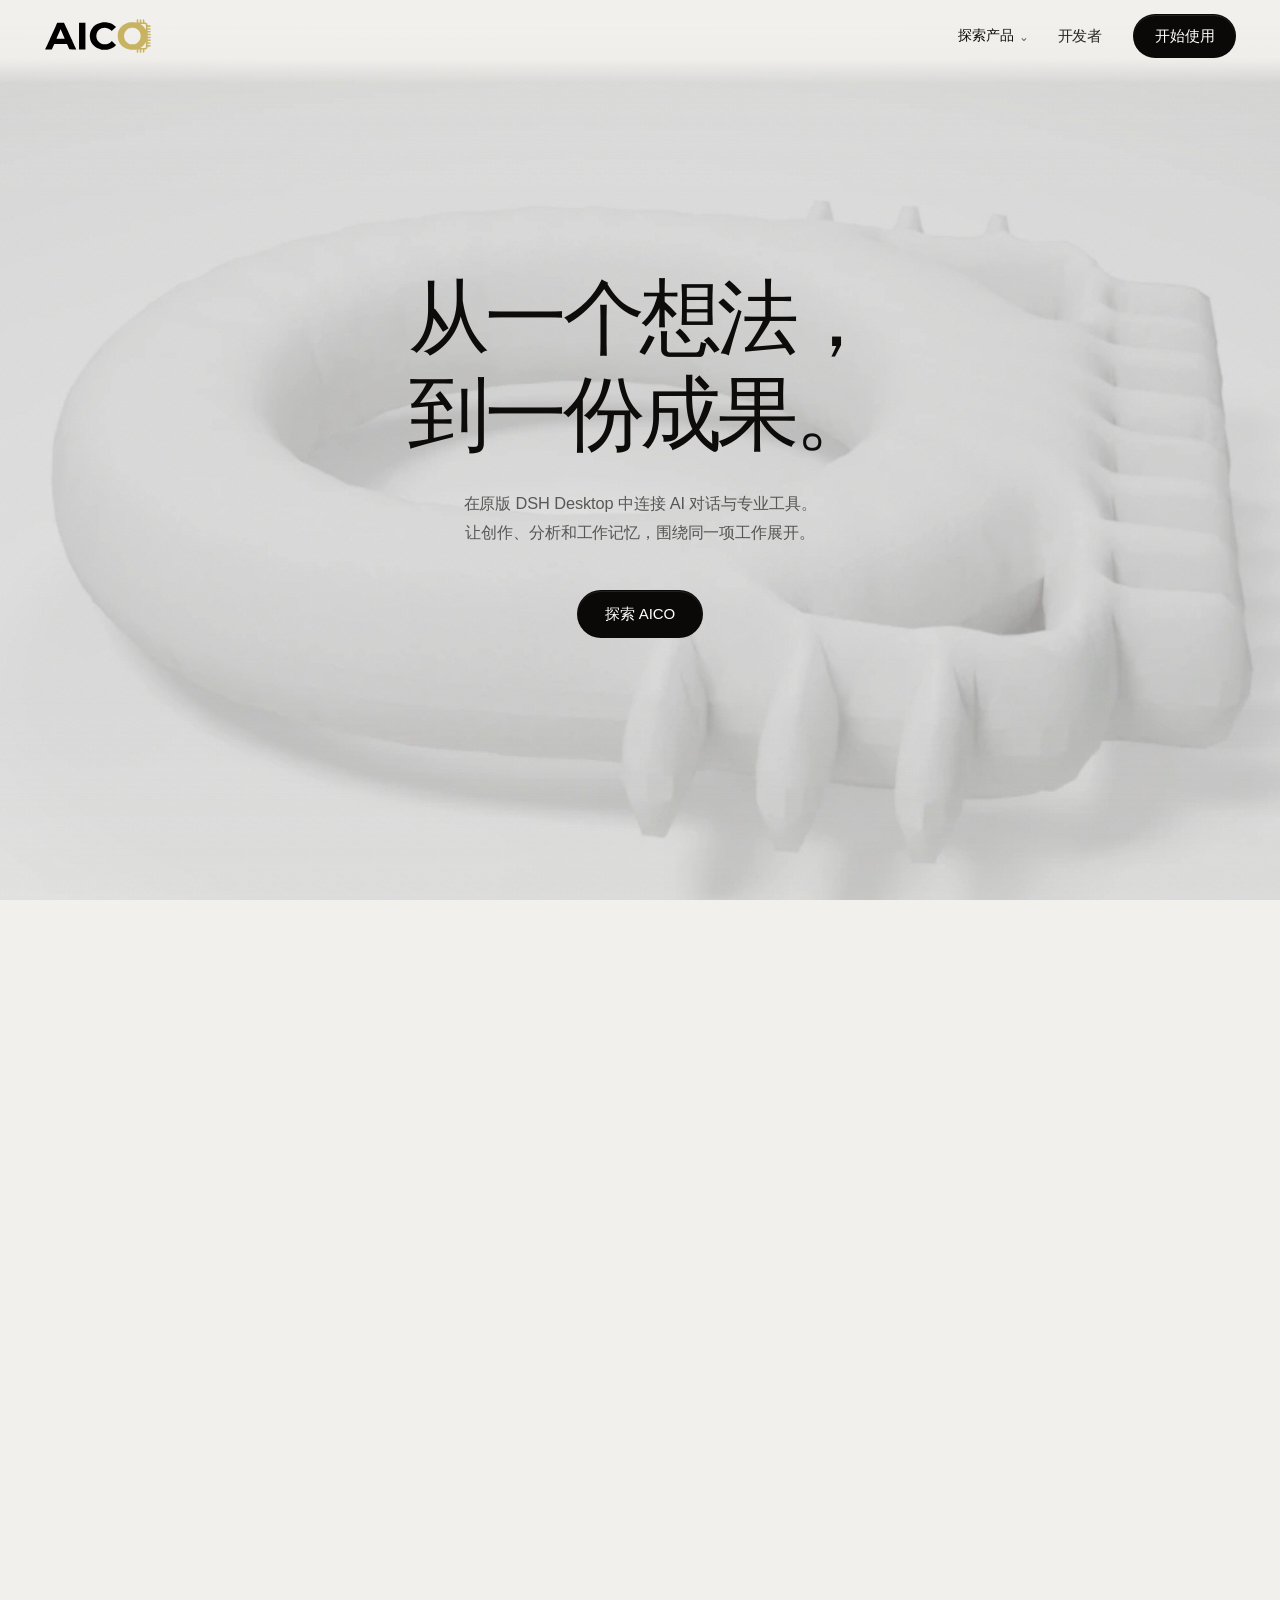
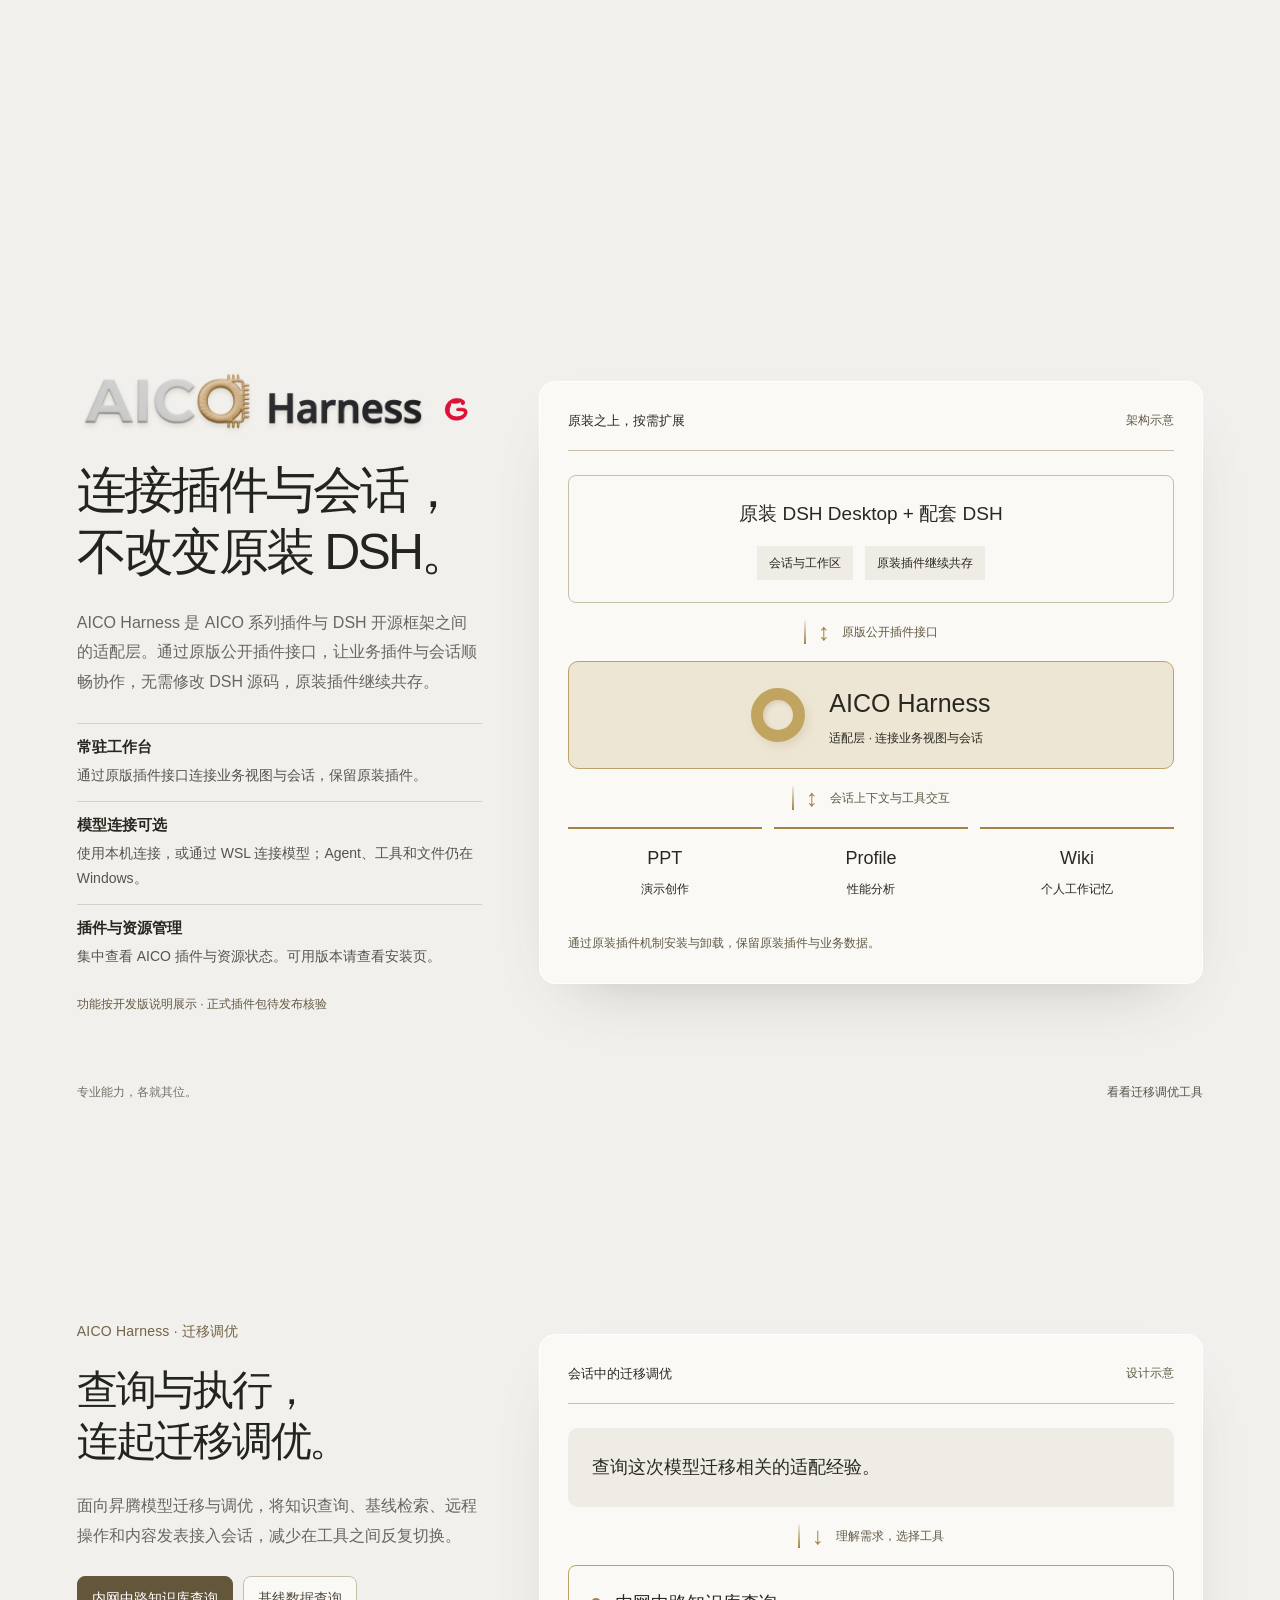
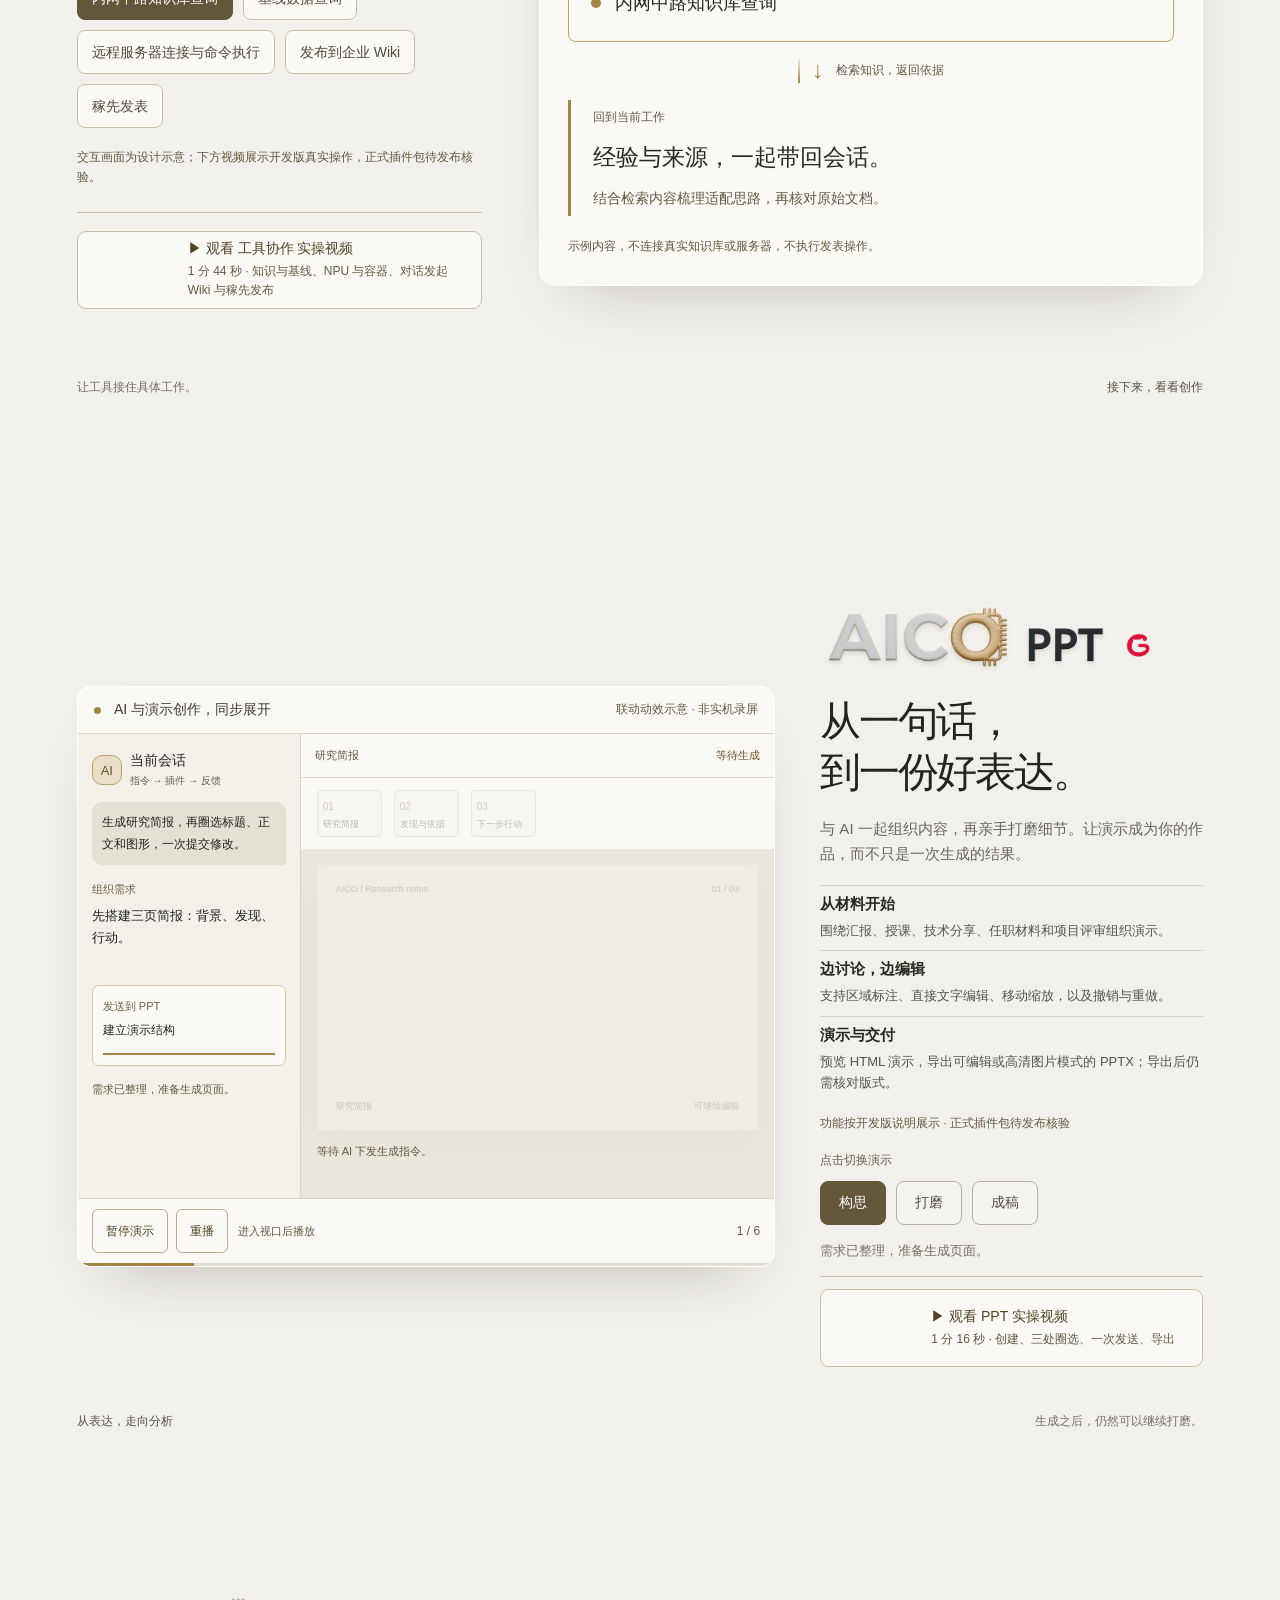
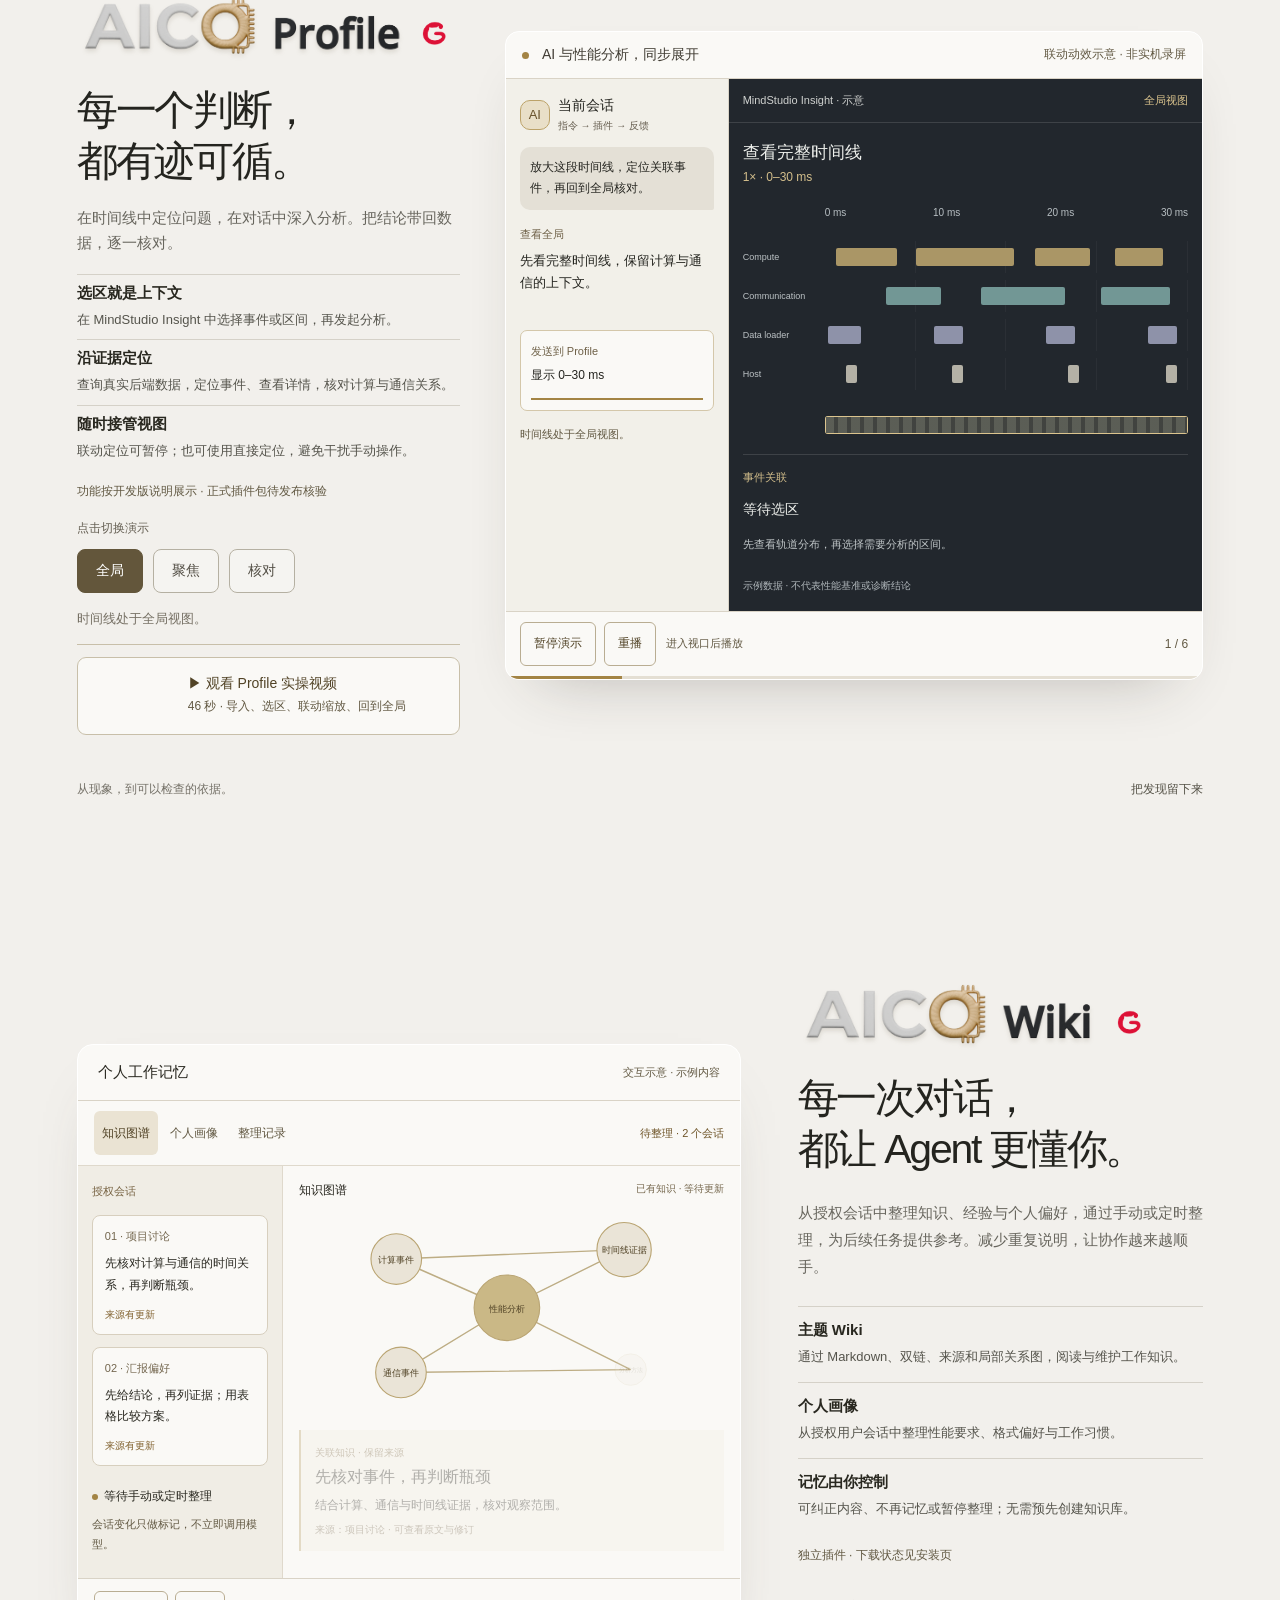
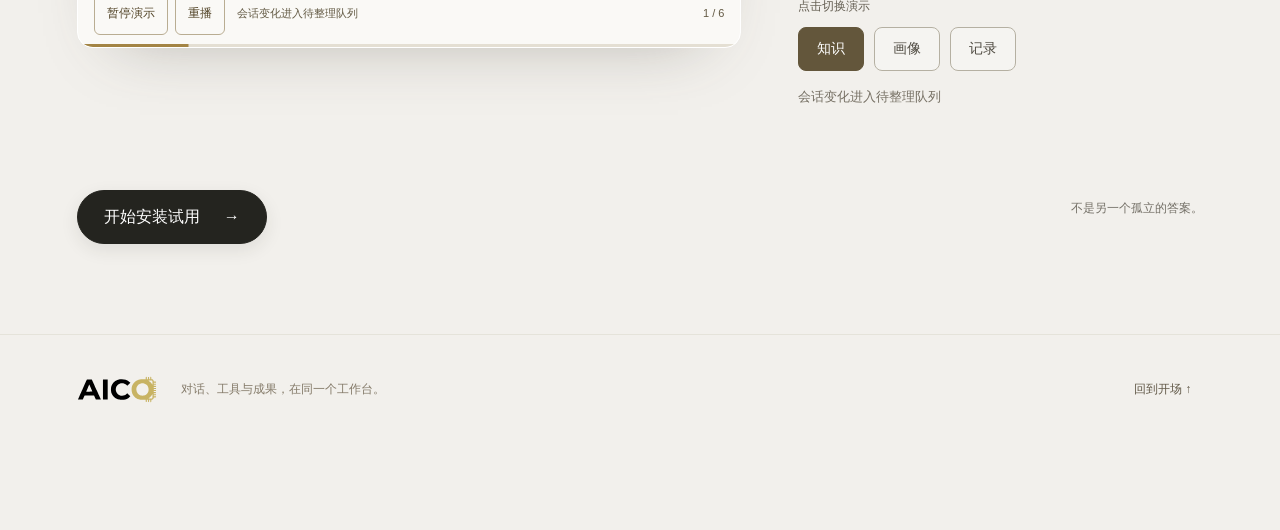
<file: docs/index-next.html>
<!DOCTYPE html>
<html lang="zh-CN">
<head>
  <meta charset="UTF-8">
  <meta name="viewport" content="width=device-width, initial-scale=1, viewport-fit=cover">
  <title>AICO · 对话、工具与成果</title>
  
  
  
  <style>
    :root {
      --fg:#0d0c0b;
      --fg-soft:rgba(13,12,11,.64);
      --fg-faint:rgba(13,12,11,.42);
      --shade:#f2f0ec;
      --rule:rgba(13,12,11,.16);
      --ease:cubic-bezier(.22,.61,.36,1);
      --pill-bg:#0a0908;
      --pill-fg:#ffffff;
    }

    * { box-sizing:border-box; margin:0; padding:0; }
    html { -webkit-text-size-adjust:100%; }
    body {
      background:var(--shade);
      color:var(--fg);
      font-family:'Inter Tight','Helvetica Neue',Helvetica,Arial,sans-serif;
      font-weight:400;
      -webkit-font-smoothing:antialiased;
      -moz-osx-font-smoothing:grayscale;
      overflow-x:hidden;
    }
    a:focus-visible { outline:2px solid var(--fg); outline-offset:4px; }

    .stage { position:fixed; inset:0; z-index:0; overflow:hidden; background:var(--shade); }
    .stage canvas {
      position:absolute;
      top:50%; left:50%; width:100%; height:100%;
      transform:translate(-50%,-50%) scale(1.02);
      will-change:transform;
    }
    .veil {
      position:absolute; inset:0; pointer-events:none;
      background:
        linear-gradient(to bottom, rgba(242,240,236,.62) 0%, rgba(242,240,236,.12) 22%, rgba(242,240,236,.12) 78%, rgba(242,240,236,.66) 100%),
        radial-gradient(100% 80% at 50% 48%, rgba(242,240,236,0) 0%, rgba(242,240,236,.34) 100%),
        rgba(242,240,236,.20);
    }
    .grain {
      /* A tiny, pre-rasterized texture preserves grain without a live SVG
         turbulence filter or a full-screen blend pass over every video frame. */
      position:absolute; inset:0; opacity:.13; pointer-events:none;
      background-image:url("./assets/story/9cc49e1f761171a9e14a.png");
    }

    .chrome {
      position:fixed; left:0; right:0; top:0; z-index:40;
      display:flex; align-items:center; justify-content:space-between; gap:12px;
      padding:max(14px, calc(env(safe-area-inset-top, 0px) + 12px)) clamp(16px, 3.4vw, 44px) 14px;
      background:linear-gradient(to bottom, rgba(242,240,236,.94) 0%, rgba(242,240,236,.78) 72%, rgba(242,240,236,0) 100%);
    }
    .mark {
      display:flex; align-items:center; gap:9px; font-size:15px;
      letter-spacing:-.012em; color:var(--fg); min-width:0; flex-shrink:1;
    }
    .mark-star { opacity:.85; }
    .nav { display:flex; align-items:center; gap:clamp(14px, 2.4vw, 32px); flex-shrink:0; }
    .nav a:not(.pill) {
      color:var(--fg); text-decoration:none; font-size:14.5px;
      letter-spacing:-.008em; opacity:.88;
      transition:opacity .3s var(--ease);
    }
    .nav a:not(.pill):hover { opacity:1; }
    .pill {
      display:inline-flex; align-items:center; justify-content:center;
      height:40px; padding:0 21px; border-radius:999px;
      background:var(--pill-bg); color:var(--pill-fg);
      font-size:14.5px; font-weight:500; letter-spacing:-.008em;
      text-decoration:none; white-space:nowrap; opacity:1;
      border:1px solid rgba(10,9,8,.12);
      box-shadow:0 1px 0 rgba(255,255,255,.10) inset;
      -webkit-text-fill-color:var(--pill-fg);
      transition:transform .4s var(--ease), background .3s var(--ease), color .3s var(--ease);
    }
    .nav .pill { color:#fff; -webkit-text-fill-color:#fff; }
    .pill:hover, .pill:focus-visible {
      transform:translateY(-2px); background:#000;
      color:#fff; -webkit-text-fill-color:#fff;
    }
    .pill:focus-visible { outline:2px solid var(--fg); outline-offset:2px; }
    .foot {
      position:fixed; bottom:0; left:0; right:0; z-index:40;
      display:flex; justify-content:center; margin-inline:auto;
      padding:14px clamp(16px, 4vw, 24px) max(16px, calc(env(safe-area-inset-bottom, 0px) + 12px));
      font-size:12px; line-height:1.45; letter-spacing:.02em;
      color:var(--fg-faint); text-align:center; pointer-events:none;
      background:linear-gradient(to top, rgba(242,240,236,.92) 0%, rgba(242,240,236,.72) 72%, rgba(242,240,236,0) 100%);
    }
    .meter {
      position:fixed; top:0; left:0; z-index:50; height:2px;
      width:100%; transform:scaleX(0); transform-origin:0 50%;
      background:var(--fg); opacity:.55;
    }

    .panels { position:fixed; inset:0; z-index:20; pointer-events:none; }
    .panel {
      position:absolute; inset:0; display:flex; flex-direction:column;
      align-items:center; justify-content:center; text-align:center;
      padding:max(104px, calc(env(safe-area-inset-top, 0px) + 88px)) clamp(20px, 5vw, 60px) max(96px, calc(env(safe-area-inset-bottom, 0px) + 80px));
      opacity:0; will-change:opacity,transform;
    }
    .eyebrow {
      display:flex; align-items:center; justify-content:center; flex-wrap:wrap;
      gap:6px 12px; font-size:12.5px; letter-spacing:.045em; color:var(--fg-soft);
      margin-bottom:clamp(16px,2vw,22px); max-width:min(46ch, 100%); text-align:center;
    }
    h1 {
      font-weight:400; font-size:clamp(34px, 7.1vw, 104px); line-height:.98;
      letter-spacing:-.036em; max-width:15ch; text-wrap:balance;
    }
    .sub {
      margin-top:clamp(18px,2.2vw,28px); font-size:clamp(15px,1.28vw,19px);
      line-height:1.5; letter-spacing:-.008em; color:var(--fg-soft);
      max-width:min(46ch, 100%); text-wrap:pretty;
    }
    .cta {
      margin-top:clamp(28px,3.4vw,44px); pointer-events:auto; width:100%;
      display:flex; justify-content:center;
    }
    .cta .pill { height:48px; padding:0 27px; font-size:15px; max-width:min(100%, 320px); }

    .boot {
      position:fixed; inset:0; z-index:90; display:flex; flex-direction:column;
      align-items:center; justify-content:center; gap:16px; background:var(--shade);
      transition:opacity .7s var(--ease), visibility .7s;
    }
    .boot.done { opacity:0; visibility:hidden; }
    .boot p { font-size:12.5px; letter-spacing:.05em; color:var(--fg-faint); }
    .bar { width:150px; height:1px; background:var(--rule); overflow:hidden; }
    .bar i {
      display:block; height:100%; width:100%; background:var(--fg);
      transform:scaleX(0); transform-origin:0 50%;
    }
    .track { position:relative; z-index:1; height:560vh; min-height:3200px; }

    @media (max-width:900px) {
      .veil {
        background:
          linear-gradient(to bottom, rgba(242,240,236,.72) 0%, rgba(242,240,236,.18) 24%, rgba(242,240,236,.18) 76%, rgba(242,240,236,.74) 100%),
          radial-gradient(100% 80% at 50% 48%, rgba(242,240,236,0) 0%, rgba(242,240,236,.40) 100%),
          rgba(242,240,236,.24);
      }
    }
    @media (max-width:720px) {
      .nav a:not(.pill) { display:none; }
      .mark { font-size:14px; }
      .nav .pill { height:38px; padding:0 16px; font-size:13.5px; }
      h1 { max-width:12ch; font-size:clamp(30px, 9.8vw, 52px); }
      .sub { font-size:15px; max-width:34ch; }
      .panel { padding:max(92px, calc(env(safe-area-inset-top, 0px) + 76px)) 18px max(88px, calc(env(safe-area-inset-bottom, 0px) + 72px)); }
      .foot { font-size:11px; max-width:34ch; }
    }
    @media (max-width:420px) {
      .mark-star { display:none; }
      .nav .pill { height:36px; padding:0 14px; font-size:13px; }
      h1 { max-width:11ch; font-size:clamp(28px, 10.5vw, 40px); }
      .eyebrow { font-size:11px; letter-spacing:.04em; max-width:28ch; }
      .cta .pill { width:100%; max-width:280px; height:44px; padding:0 20px; font-size:14px; }
    }
    @media (max-height:520px) and (orientation:landscape) {
      .panel { padding:max(72px, calc(env(safe-area-inset-top, 0px) + 56px)) 24px max(64px, calc(env(safe-area-inset-bottom, 0px) + 48px)); }
      h1 { font-size:clamp(28px, 8vh, 44px); }
      .sub { margin-top:12px; font-size:14px; }
      .cta { margin-top:16px; }
    }
    /* Final act: original copy on the left, assembled identity on the right. */
    .veil{opacity:.72;}
    .mark{display:flex;align-items:center;min-height:44px;flex-shrink:0;}
    .brand-wordmark{display:block;width:108px;height:auto;}
    @media(max-width:720px){.brand-wordmark{width:90px;}}
    @media(min-width:760px){
      .panel:last-child{right:50%;padding-left:clamp(24px,4vw,64px);padding-right:12px;}
      .panel:last-child h1{font-size:clamp(34px,4.5vw,80px);max-width:16ch;}
      .panel:last-child .sub{max-width:40ch;}
    }
    @media(max-width:759px){
      .panel:last-child{justify-content:flex-start;padding-top:max(108px,17vh);}
      .panel:last-child h1{font-size:clamp(30px,7.4vw,52px);max-width:100%;}
      .panel:last-child .sub{max-width:36ch;}
    }
    @media(max-height:520px) and (orientation:landscape){
      .panel:last-child{padding-top:72px;padding-bottom:64px;}
      .panel:last-child h1{font-size:clamp(26px,7vh,38px);}
      .panel:last-child .eyebrow{margin-bottom:12px;}
      .panel:last-child .sub{font-size:13px;}
    }
    @media(prefers-reduced-motion:reduce){.pill,.nav a,.boot{transition:none;}}
  /* Product story: all selectors scoped away from the preserved opening. */
html{scroll-behavior:smooth;scroll-padding-top:100px}body{font-family:'Inter Tight','PingFang SC','Microsoft YaHei',sans-serif}button{font:inherit}a,button,summary{touch-action:manipulation}button:focus-visible,summary:focus-visible{outline:2px solid #80612e;outline-offset:5px}button{cursor:pointer}.stage canvas{will-change:auto}.panels{pointer-events:none}.skip-story{position:fixed;left:24px;top:-80px;z-index:100;padding:14px;background:#fff;color:#161612}.skip-story:focus{top:14px}.chrome{background:linear-gradient(#f2f0ec 20%,#f2f0ece8 70%,#f2f0ec00);padding-bottom:26px}.chrome .mark a{display:flex}.nav .product-nav{display:inline-flex!important}.chapter-dock{position:fixed;z-index:45;left:50%;bottom:20px;transform:translateX(-50%);display:flex;align-items:center;gap:4px;padding:5px;border:1px solid #a9a69d50;border-radius:40px;background:#f5f3eef5;box-shadow:0 6px 24px #29261e0a;opacity:0;visibility:hidden}.chapter-dock.is-visible{opacity:1;visibility:visible}.chapter-dock a{color:#67645e;text-decoration:none;padding:11px 17px;border-radius:24px;font-size:12px;white-space:nowrap}.chapter-dock a[aria-current]{background:#24241f;color:#fff}.chapter-dock a:hover{background:#dedbd2;color:#25241f}
#product-story{position:relative;z-index:2;color:#24241f}.story-chapter{position:relative;height:175vh;min-height:1120px;scroll-margin-top:0}.story-sticky{position:sticky;top:0;height:100vh;min-height:660px;max-width:1600px;margin:auto;padding:clamp(104px,15vh,160px) 6vw 100px;display:grid;grid-template-columns:36% 59%;gap:5%;align-items:start}.story-copy{position:relative;z-index:4;padding-top:12px}.product-name{font-size:14px;color:#746346;letter-spacing:.015em;margin:0 0 24px}.story-copy h2,.install-heading h2{font-weight:400;font-size:clamp(36px,3.9vw,66px);letter-spacing:-.055em;line-height:1.24;margin:0 0 24px;text-wrap:balance}.story-lead{font-size:clamp(15px,1.25vw,19px);line-height:1.85;color:#68665e;max-width:31em}.story-steps{display:flex;gap:10px;margin-top:32px;flex-wrap:wrap}.story-steps button{border:0;border-bottom:1px solid #b5b0a2;background:transparent;color:#77736a;padding:10px 9px;font-size:14px;min-height:44px}.story-steps button[aria-pressed=true]{color:#25241e;border-bottom:2px solid #a38444}.step-caption{font-size:13px;color:#767064;line-height:1.7;margin-top:15px;min-height:44px;max-width:29em}.chapter-baseline{position:absolute;bottom:90px;left:6vw;right:6vw;display:flex;justify-content:space-between;font-size:12px;color:#747067;gap:24px}.chapter-baseline a{color:#555247;text-decoration:none;padding:10px 0}.chapter-baseline>span{padding:10px 0}.demo{position:relative;min-width:0;align-self:center}.demo-label,.demo-footnote,.scene-disclaimer{color:#777269;font-size:11px;line-height:1.6}.demo-footnote{padding:13px 18px;border-top:1px solid #dedad050}.window-top{display:flex;justify-content:space-between;gap:12px;align-items:center;height:46px;padding:0 20px;font-size:12px;color:#625d53;border-bottom:1px solid #ddd8ce}.window-dots{font-size:9px;color:#c5bfb2;letter-spacing:4px}.workbench-demo{background:#faf9f6;border:1px solid #ffffff;border-radius:14px;box-shadow:0 30px 65px -35px #4c463b55,0 1px 4px #6b604012;overflow:hidden;transform-origin:80% 70%}.workbench-body{display:grid;grid-template-columns:24% 76%;min-height:350px}.workspace-rail{display:flex;flex-direction:column;gap:19px;background:#e9e6df65;padding:26px 16px;font-size:11px;color:#817c70;border-right:1px solid #e6e1d6}.workspace-rail img{width:65px;height:auto;margin-bottom:13px}.workspace-rail b{font-weight:500;color:#50462f}.workspace-rail small{margin-top:auto;font-size:10px;line-height:1.8}.conversation-pane{padding:25px 25px 20px;position:relative}.micro-label{font-size:10px;color:#898170}.question-bubble{background:#ebe6d9;padding:16px;border-radius:12px 12px 3px 12px;font-size:13px;line-height:1.8;margin:12px 0 22px}.assistant-line{display:flex;gap:12px;align-items:flex-start;font-size:12px;line-height:1.85;color:#686255}.assistant-line i{width:7px;height:7px;background:#a98c4c;border-radius:50%;margin-top:8px;flex-shrink:0}.tool-tickets{display:flex;gap:8px;margin:21px 0}.tool-tickets>span{font-size:14px;background:#fff;border:1px solid #e7e2d7;padding:13px 11px;border-radius:6px;flex:1}.tool-tickets small{display:block;font-size:9px;color:#817969;margin-top:6px}.work-result{display:flex;align-items:center;gap:12px;padding:14px 0;font-size:12px;border-top:1px solid #e8e2d8}.work-result b{font-weight:500}.work-result p{font-size:10px;line-height:1.8;color:#847c6b;margin-top:4px}.file-icon{font-size:28px;color:#9c8249}.result-check{margin-left:auto;color:#9c8249}.composer{display:flex;justify-content:space-between;border:1px solid #ddd8cc;border-radius:20px;padding:12px 15px;font-size:10px;color:#989183;margin-top:16px}.composer span{color:#4e473b}.harness-chapter[data-phase="1"] .tool-tickets{outline:1px solid #bca56b;outline-offset:5px}.harness-chapter[data-phase="2"] .work-result{background:#f0ecdf}
.ppt-chapter .story-sticky,.wiki-chapter .story-sticky{grid-template-columns:59% 36%}.ppt-chapter .story-copy,.wiki-chapter .story-copy{grid-column:2;grid-row:1}.ppt-chapter .demo,.wiki-chapter .demo{grid-column:1;grid-row:1}.deck-scene{height:410px;perspective:1500px;margin-top:10px}.deck-sheet{position:absolute;background:#fbfaf7;border:1px solid #fff;box-shadow:0 24px 50px -30px #4a443f70;border-radius:4px;width:88%;height:330px;top:15px;left:4%;padding:30px;overflow:hidden}.deck-back{transform:translate(-15px,-26px) rotate(-7deg);background:#e1dac8}.deck-middle{transform:translate(18px,-14px) rotate(4deg);background:#e9e4d9}.deck-back h3,.deck-middle h3{font-size:26px;font-weight:400;line-height:1.4;margin-top:28px}.deck-sheet small{font-size:10px}.outline-lines{display:flex;gap:14px;margin-top:20px;font-size:10px}.deck-bars{display:flex;align-items:flex-end;gap:14px;height:140px}.deck-bars i{width:35px;height:40%;background:#a88c55}.deck-bars i:nth-child(2){height:65%}.deck-bars i:nth-child(3){height:80%}.deck-bars i:nth-child(4){height:100%}.slide-meta,.slide-bottom{display:flex;justify-content:space-between;font-size:9px;color:#8a806b}.deck-front h3{position:relative;z-index:2;font-size:clamp(22px,2.6vw,39px);font-weight:400;line-height:1.4;letter-spacing:-.04em;margin:34px 0 14px}.deck-front>p{font-size:10px;color:#857e6d;position:relative;z-index:2;width:60%;line-height:1.8}.slide-bottom{position:absolute;bottom:24px;left:30px;right:30px}.slide-sculpture{position:absolute;right:24px;top:80px;width:145px;height:190px}.slide-sculpture i{position:absolute;width:115px;height:115px;border-radius:50%;border:24px solid #c6b78f;transform:rotateX(25deg) rotateY(-30deg);box-shadow:inset 7px 6px 8px #76633822,8px 12px 16px #4b412521}.slide-sculpture i:nth-child(2){top:44px;left:12px;border-color:#d5c9aa}.slide-sculpture i:nth-child(3){top:86px;left:24px;border-color:#e3d9c0}.edit-note{position:absolute;bottom:15px;right:0;width:260px;padding:18px 22px;background:#2a2b26;color:#f8f6ee;box-shadow:0 16px 30px #24241415;border-radius:9px;font-size:12px;z-index:4}.edit-note span{font-size:10px;color:#d5c29a}.edit-note p{line-height:1.8;margin-top:7px}.edit-selection{position:absolute;left:23px;top:85px;width:67%;height:115px;border:1px solid #b69a59;opacity:0}.ppt-chapter[data-phase="1"] .edit-selection{opacity:1}.scene-disclaimer{position:absolute;bottom:-28px;left:10px}.ppt-chapter[data-phase="2"] .deck-front h3{color:#55482d}
.trace-demo{background:#22272d;color:#f2f0e8;border-radius:12px;box-shadow:0 30px 65px -35px #10151d80;border:1px solid #3a3e43;padding:0 22px 18px;overflow:hidden}.trace-toolbar{height:54px;display:flex;justify-content:space-between;align-items:center;border-bottom:1px solid #ffffff13;font-size:12px}.trace-toolbar>span:last-child{font-size:10px;color:#a0a3a4}.trace-toolbar i{display:inline-block;width:6px;height:6px;border-radius:50%;background:#c2a76b;margin-right:8px}.trace-ruler{display:flex;justify-content:space-between;margin:23px 0 18px 100px;color:#8d969c;font-size:9px}.trace-tracks{position:relative;padding:7px 0 25px}.trace-row{display:grid;grid-template-columns:100px 1fr;align-items:center;height:40px;font-size:10px;color:#a6adb2}.trace-row>div{height:30px;position:relative;background:repeating-linear-gradient(90deg,transparent 0,transparent calc(25% - 1px),#ffffff08 calc(25% - 1px),#ffffff08 25%)}.trace-row i{position:absolute;left:var(--at);width:var(--span);height:17px;top:6px;border-radius:2px;background:#a99364}.trace-row:nth-child(2) i{background:#729795}.trace-row:nth-child(3) i{background:#8e92a9}.trace-row:nth-child(4) i{background:#b4b1a6}.trace-selection{position:absolute;left:44%;top:0;width:23%;height:174px;background:#dac18d13;border:1px solid #d2b77b;transform-origin:center;opacity:.15}.trace-selection span{position:absolute;top:-15px;background:#d2b77b;color:#252923;padding:4px 7px;font-size:9px}.trace-evidence{display:grid;grid-template-columns:1fr 1fr;gap:18px;border-top:1px solid #ffffff16;padding:25px 0 20px}.trace-evidence h3{font-size:21px;font-weight:400;line-height:1.5;margin-top:12px}.trace-evidence p{font-size:11px;color:#c0c3c3;line-height:1.9;align-self:center}.trace-evidence p span{display:block;color:#8f969b;font-size:10px;margin-top:12px}.trace-footer{display:flex;gap:22px;color:#929b9e;font-size:10px;border-top:1px solid #ffffff16;padding-top:16px}.trace-demo .micro-label{color:#b7a783}.profile-chapter[data-phase="1"] .trace-selection,.profile-chapter[data-phase="2"] .trace-selection{opacity:1}.profile-chapter[data-phase="2"] .trace-evidence{border-top-color:#b7a783}
.status-tag{font-size:10px;border:1px solid #bbb19d;border-radius:20px;padding:3px 8px;margin-left:6px;vertical-align:middle}.knowledge-scene{height:420px;margin-top:10px;perspective:1600px}.source-page{position:absolute;width:45%;padding:25px;background:#e7e1d4;border:1px solid #f9f7f0;box-shadow:0 24px 40px -30px #4b453e70;border-radius:5px}.source-page>span{font-size:10px;color:#80745c}.source-page h3{font-size:15px;font-weight:500;margin:18px 0 12px}.source-page p{font-size:11px;line-height:1.8;color:#756b58}.source-page i{display:block;width:80%;height:3px;background:#c9c1af;margin-top:13px}.source-page i:last-child{width:50%}.source-one{top:12px;left:0;transform:rotate(-9deg)}.source-two{bottom:32px;right:0;transform:rotate(8deg);background:#e9e7df}.knowledge-page{position:absolute;left:20%;top:30px;width:67%;background:#fcfbf8;box-shadow:0 30px 50px -25px #4c46354a;border:1px solid #fff;padding:28px;border-radius:5px}.knowledge-head{display:flex;justify-content:space-between;align-items:center;font-size:10px;color:#8c8068}.review-badge{border:1px solid #cfbd94;border-radius:20px;padding:4px 9px;color:#88703e}.knowledge-page h3{font-size:25px;line-height:1.5;font-weight:400;letter-spacing:-.03em;margin:26px 0 16px}.knowledge-page>p{font-size:12px;line-height:1.9;color:#7b7261}.knowledge-page blockquote{font-size:14px;line-height:1.8;border-left:2px solid #c6b484;padding-left:15px;margin:24px 0;color:#73613e}.reference-chips{display:flex;gap:8px}.reference-chips span{font-size:10px;padding:6px 9px;background:#efebe1;border-radius:3px}.review-line{font-size:10px;line-height:1.7;color:#857b64;margin-top:18px}.wiki-chapter[data-phase="2"] .review-badge{background:#e9e1cd}
.install-section{position:relative;min-height:110vh;padding:260px 7vw 120px;max-width:1500px;margin:auto}.install-heading{text-align:center}.install-heading .story-lead{margin:auto}.install-heading h2{font-size:clamp(40px,4.5vw,72px)}.platform-line{display:flex;justify-content:center;gap:22px;flex-wrap:wrap;color:#82796a;font-size:12px;margin:38px 0}.platform-line span:first-child{color:#3d3d32}.platform-line span:last-child{font-size:11px}.install-steps{display:grid;grid-template-columns:repeat(3,1fr);gap:35px;list-style:none;border-top:1px solid #b6ad9855;padding-top:35px}.install-number{font-size:13px;color:#9b814b}.install-steps h3{font-size:22px;font-weight:400;letter-spacing:-.03em;margin:18px 0}.install-steps p{font-size:14px;line-height:1.9;color:#756e60}.install-steps details{margin-top:18px}.install-steps summary{font-size:12px;color:#655738;cursor:pointer;min-height:44px;padding:10px 0}.install-steps details p{font-size:12px;padding-bottom:18px}.install-actions{display:flex;gap:25px;align-items:center;justify-content:center;margin-top:42px}.install-actions .pill{height:48px;padding:0 30px}.quiet-link{font-size:14px;color:#625a4b;text-underline-offset:5px}.release-caution{font-size:11px;color:#8a806f;line-height:1.8;text-align:center;margin-top:20px}.story-footer{display:flex;align-items:center;gap:24px;flex-wrap:wrap;padding:34px 6vw 110px;border-top:1px solid #b6ad9833;font-size:12px;color:#847a69}.story-footer img{width:80px;height:auto}.story-footer a{color:#625948;margin-left:auto;text-decoration:none;padding:12px}.story-footer>span{font-size:10px}.no-script-note{padding:100px 6vw 20px}.story-chapter,.install-section{scroll-margin-top:0}
/* Chapters already reserve header space; anchor offsets must not push the whole scene down. */
html{scroll-padding-top:0}#product-story{overflow-x:clip}
.chapter-fracture{position:fixed;inset:0;width:100%;height:100%;pointer-events:none;z-index:5}
.chapter-identity{position:relative;min-height:68px;margin-bottom:20px!important;display:flex;align-items:center;gap:8px}
.chapter-identity img{display:block;width:auto;max-width:100%;height:78px;object-fit:contain;object-position:left center;filter:drop-shadow(0 3px 2px #65583c26)}
.chapter-identity .status-tag{position:absolute;top:-13px;left:0;font-size:9px;padding:2px 6px}
@media(max-width:759px){.chapter-identity{min-height:56px}.chapter-identity img{max-width:100%;height:58px}.story-copy h2{margin-top:5px}}
@media(prefers-reduced-motion:reduce){.chapter-fracture{visibility:hidden}.chapter-identity img{opacity:1!important}}
@media(min-width:760px){.workbench-demo .question-bubble{margin-bottom:14px;padding:12px}.workbench-demo .tool-tickets{margin:14px 0}.workbench-demo .conversation-pane{padding-top:18px;padding-bottom:14px}.workbench-demo .composer{margin-top:8px}.workbench-demo .work-result{padding:10px 0}}
@media(min-width:1600px){.story-sticky{padding-left:90px;padding-right:90px}.chapter-baseline{left:90px;right:90px}}
@media(max-width:1050px){.story-sticky{padding-left:4vw;padding-right:4vw;grid-template-columns:37% 59%;gap:4%}.story-copy h2{font-size:35px}.story-lead{font-size:14px}.story-steps{margin-top:20px}.workspace-rail{padding:20px 10px;font-size:10px}.conversation-pane{padding:18px}.deck-sheet{padding:22px}.slide-sculpture{right:5px;transform:scale(.8);transform-origin:right}.trace-demo{padding-inline:16px}.trace-row{grid-template-columns:80px 1fr;font-size:8px}.trace-ruler{margin-left:80px}.knowledge-page{padding:24px}.knowledge-page h3{font-size:21px}.chapter-baseline{left:4vw;right:4vw}}
@media(max-width:759px){.chrome .nav a:not(.pill){display:none!important}.chrome .nav .pill{font-size:12px;height:36px}.story-chapter{height:auto;min-height:0;padding:65px 0 100px}.story-sticky{display:flex;flex-direction:column;position:relative;height:auto;min-height:0;padding:50px 22px 80px;gap:40px}.story-copy{width:100%;padding:0}.story-copy h2{font-size:clamp(30px,7.6vw,44px);line-height:1.3}.story-lead{font-size:15px;max-width:32em}.product-name{margin-bottom:18px}.story-steps{margin-top:18px}.step-caption{min-height:0}.demo{width:100%;transform:none!important;opacity:1!important}.workbench-body{grid-template-columns:1fr;min-height:0}.workspace-rail{display:none}.conversation-pane{padding:22px}.window-top{padding:0 16px}.window-dots{display:none}.question-bubble{font-size:12px}.tool-tickets{gap:6px}.chapter-baseline{bottom:0;left:22px;right:22px;font-size:10px;gap:12px}.chapter-baseline>span{max-width:50%}.deck-scene{height:340px;margin-top:8px}.deck-sheet{height:270px;width:91%;padding:22px;left:3%}.deck-front h3{font-size:25px;margin-top:27px}.deck-front>p{font-size:9px;width:62%}.slide-sculpture{transform:scale(.63);top:65px;right:4px}.slide-bottom{left:22px;right:22px;bottom:20px;font-size:8px}.edit-note{width:210px;bottom:0;padding:14px 17px;font-size:11px}.scene-disclaimer{font-size:10px;bottom:-24px}.trace-demo{padding:0 14px 16px}.trace-row{grid-template-columns:76px 1fr}.trace-ruler{margin-left:76px}.trace-evidence{grid-template-columns:1fr;gap:10px}.trace-evidence h3{font-size:22px}.trace-evidence p{font-size:12px}.trace-toolbar>span:last-child{font-size:8px}.knowledge-scene{height:420px}.source-page{width:53%;padding:18px}.source-page h3{font-size:12px}.knowledge-page{left:13%;width:82%;padding:23px}.knowledge-page h3{font-size:23px}.knowledge-page>p{font-size:12px}.install-section{min-height:0;padding:190px 24px 80px}.install-heading h2{font-size:40px}.install-heading .story-lead{font-size:15px}.platform-line{gap:13px;font-size:12px;line-height:1.8}.platform-line span:last-child{flex-basis:100%;text-align:center}.install-steps{grid-template-columns:1fr;gap:28px;padding-top:28px}.install-steps li+li{border-top:1px solid #b6ad9833;padding-top:28px}.install-steps h3{font-size:23px}.install-actions{flex-direction:column;gap:24px}.story-footer{padding:28px 24px 95px;gap:18px}.story-footer p{flex-basis:70%;font-size:11px}.story-footer a{margin-left:0}.chapter-dock{bottom:12px;gap:0;max-width:calc(100vw - 20px)}.chapter-dock a{padding:12px 11px;font-size:11px}.foot{font-size:10px}}
@media(max-height:650px) and (min-width:760px){.story-sticky{min-height:650px;position:relative}.story-chapter{height:auto;min-height:750px}.story-copy h2{font-size:36px}}
@media(prefers-reduced-motion:reduce){html{scroll-behavior:auto}.story-chapter{height:auto;min-height:0}.story-sticky{position:relative;min-height:740px}.demo,.deck-sheet,.source-page,.knowledge-page{transform:none!important;opacity:1!important}.story-chapter .step-caption{min-height:44px}.trace-selection{opacity:1}.panels .panel{transform:none!important}.chapter-dock{transition:none}}

/* Preserve the film's baked side lighting and contact shadows. The original
   three white overlays obscured those details, especially on white stone.
   Static alpha only: no additional per-frame filter or shadow pass. */
.stage .veil{background:linear-gradient(to bottom,rgba(242,240,236,.22),rgba(242,240,236,.025) 22%,rgba(242,240,236,.025) 78%,rgba(242,240,236,.18))}
.stage .grain{opacity:.045}
/* Product chapters use document flow, never a pinned scroll timeline. */
.story-chapter{height:auto;min-height:0;padding:0}
.story-chapter .story-sticky{position:relative;top:auto;height:auto;min-height:0;padding-top:110px;padding-bottom:90px;row-gap:48px}
.story-chapter .chapter-baseline{position:static;grid-column:1/-1;width:100%;margin-top:12px}
.story-steps::before{content:'点击切换演示';flex-basis:100%;font-size:12px;color:#655f53;margin-bottom:2px}
.story-steps button{border:1px solid #b5b0a2;border-radius:8px;background:#ffffff45;color:#504c43;padding:10px 18px;cursor:pointer}
.story-steps button[aria-pressed=true]{border:1px solid #63563b;background:#63563b;color:#fff}
.story-steps button:hover{background:#e6dfce;color:#29271f}
.story-steps button:focus-visible{outline:2px solid #63563b;outline-offset:4px}
.chapter-identity{transition:opacity 180ms ease-out}
.chapter-identity.is-past{opacity:0}
.chapter-identity:focus-within{opacity:1}
.chapter-identity .chapter-wordmark{min-width:0;max-width:calc(100% - 56px);flex:0 1 auto}
.chapter-identity .chapter-wordmark:only-child{max-width:100%}
.repository-link{display:inline-flex;align-items:center;justify-content:center;flex:0 0 44px;width:44px;height:44px;border-radius:10px;touch-action:manipulation;text-decoration:none}
.chapter-identity .repository-link img{width:28px;height:28px;max-width:none;filter:none}
/* Optical alignment: baked black lettering sits below the wordmark image's
   geometric centre (Harness/PPT ~10%, Profile ~9% of its rendered height). */
.chapter-identity .repository-link{transform:translateY(8px)}
#profile .chapter-identity .repository-link{transform:translateY(7px)}
@media(max-width:759px){.chapter-identity .repository-link{transform:translateY(6px)}#profile .chapter-identity .repository-link{transform:translateY(5px)}}
.repository-link:focus-visible{outline:2px solid #9b782f;outline-offset:3px;background:#fff6}
.repository-link:active{background:#fff8}
@media(hover:hover) and (pointer:fine){.repository-link:hover{background:#fff6}}
.install-section{min-height:0;padding-top:100px}
.chapter-dock a{display:inline-flex;align-items:center;justify-content:center;min-height:44px}
.chapter-dock a:focus-visible{outline:2px solid #80612e;outline-offset:1px}
@media(max-width:759px){.chapter-dock a{padding:10px 8px}.chapter-dock{max-width:calc(100vw - 16px);gap:0}}
@media(max-width:759px){.story-chapter .story-sticky{padding:75px 22px 45px;gap:36px}.chapter-baseline{margin-top:24px}.install-section{padding-top:80px}}
@media(prefers-reduced-motion:reduce){.chapter-identity{transition:none}.chapter-identity.is-past{opacity:1}}

/* Same-page installation catalog, scoped to preserve the approved opening. */
.download-route{display:flex;flex-wrap:wrap;justify-content:center;gap:12px 28px;margin:35px 0 50px}
.download-route a{color:#655738;font-size:14px;padding:12px 0;text-underline-offset:6px}
.integrated-downloads{--download-line:#b6ad9860;color:#24241f}
.integrated-downloads [id]{scroll-margin-top:100px}
.integrated-downloads .install-stage{display:grid;grid-template-columns:60px minmax(0,1fr);gap:24px;padding:45px 0;border-top:1px solid var(--download-line)}
.integrated-downloads .stage-index{font-size:24px;font-weight:400;color:#94763b;padding-top:4px}
.integrated-downloads .stage-head{display:flex;align-items:start;justify-content:space-between;gap:20px;margin-bottom:20px}
.integrated-downloads h2{font-size:clamp(25px,2.5vw,36px);font-weight:400;letter-spacing:-.035em;line-height:1.3;margin:0}
.integrated-downloads h3{font-size:21px;font-weight:400;line-height:1.4;margin:8px 0 16px}
.integrated-downloads p,.integrated-downloads li{font-size:14px;line-height:1.85;color:#625e54;max-width:75ch;overflow-wrap:anywhere}
.integrated-downloads .kicker{font-size:12px;color:#796237;margin:0 0 9px}
.integrated-downloads .tag{display:inline-block;border:1px solid var(--download-line);border-radius:20px;padding:6px 12px;font-size:12px;line-height:1.6;color:#665a42;flex-shrink:0;max-width:100%}
.integrated-downloads .stage-actions{display:flex;align-items:center;gap:20px;flex-wrap:wrap;margin:26px 0}
.integrated-downloads .button,.integrated-downloads button{display:inline-flex;align-items:center;justify-content:center;gap:18px;background:#25241e;color:#fff;border:1px solid #25241e;border-radius:26px;min-height:44px;padding:11px 22px;font:inherit;font-size:14px;text-decoration:none;cursor:pointer}
.integrated-downloads .button[aria-disabled=true],.integrated-downloads button:disabled{background:#e6e2d8;color:#6c6557;border-color:#c9c1af;cursor:default;pointer-events:none}
.integrated-downloads a{color:#655332;text-underline-offset:4px;overflow-wrap:anywhere}
.integrated-downloads a.button{color:white}
.integrated-downloads a.button[aria-disabled=true]{color:#6c6557}
.integrated-downloads .text-link,.integrated-downloads .stage-note{font-size:13px}
.integrated-downloads .stage-blocked{padding:18px 22px;margin:24px 0;border-left:2px solid #ad925a;background:#eee9dc80;color:#615845;font-size:13px;line-height:1.8}
.integrated-downloads [data-status=ready] .stage-blocked{display:none}
.integrated-downloads details{border-bottom:1px solid var(--download-line);padding:18px 0}
.integrated-downloads summary{cursor:pointer;min-height:44px;padding:10px 0;font-size:14px;line-height:1.6;color:#4d4637}
.integrated-downloads details p{margin:14px 0}
.integrated-downloads dl{font-size:13px;line-height:1.8}
.integrated-downloads dt{margin-top:16px;color:#625536}
.integrated-downloads dd{margin:6px 0;overflow-wrap:anywhere}
.integrated-downloads code{font:12px/1.8 Consolas,monospace;overflow-wrap:anywhere;white-space:pre-wrap}
.integrated-downloads pre{max-width:100%;background:#e8e3d66b;border:1px solid var(--download-line);padding:18px;border-radius:8px;white-space:pre-wrap;overflow-wrap:anywhere}
.integrated-downloads .business-list{display:flex;flex-wrap:wrap;gap:12px 24px;margin:24px 0;font-size:14px}
.integrated-downloads .connection-grid{display:grid;grid-template-columns:1fr 1fr;gap:30px}
.integrated-downloads .connection-card{border-top:1px solid var(--download-line);margin-top:30px;padding-top:24px}
.integrated-downloads .section{border-top:1px solid var(--download-line);padding:38px 0}
.integrated-downloads .section-head{margin-bottom:26px}
.integrated-downloads .history>summary{font-size:20px}
.integrated-downloads .file-verification{margin-top:24px;padding:20px 24px;border:1px solid var(--download-line);border-radius:10px;background:#faf9f680}
.integrated-downloads .file-verification>summary{font-size:20px;color:#24241f}
.integrated-downloads .command-box{margin:24px 0}
.integrated-downloads label{display:block;font-size:13px;line-height:1.8}
.integrated-downloads input{display:block;max-width:100%;width:100%;padding:12px;margin:10px 0;border:1px solid #a59a82;border-radius:6px;background:#faf9f6;color:#24241f;font:inherit}
.integrated-downloads :is(a,button,input,summary):focus-visible,.download-route a:focus-visible{outline:2px solid #8b6d30;outline-offset:4px}
.integrated-downloads [hidden]{display:none!important}
@media(max-width:759px){.integrated-downloads .install-stage{grid-template-columns:28px minmax(0,1fr);gap:12px;padding:30px 0}.integrated-downloads .stage-index{font-size:18px}.integrated-downloads .stage-head{flex-direction:column;gap:12px}.integrated-downloads .connection-grid{grid-template-columns:1fr;gap:0}.integrated-downloads .file-verification{padding:15px}.download-route{justify-content:flex-start;gap:8px 22px}.integrated-downloads .stage-actions{align-items:flex-start;flex-direction:column}}

.integrated-downloads .browser-setup-note{margin:20px 0;padding:16px 20px;border-left:2px solid #ad925a;background:#faf8f2;color:#514a3c;font-size:13px;line-height:1.8}.integrated-downloads .browser-setup-note p{margin:0}.integrated-downloads .browser-setup-note p+p{margin-top:8px}

/* Component-first download catalog. */
.component-grid{display:grid;grid-template-columns:repeat(2,minmax(0,1fr));gap:24px;margin:32px 0}.component-card{min-width:0;padding:28px;background:rgba(255,255,255,.58);border:1px solid #d6d0c4;border-radius:14px}.component-card h3{font-size:25px;margin:0}.component-card .stage-head{flex-wrap:wrap;gap:12px}.component-card p,.terminal-guide p,.terminal-guide li{line-height:1.75}.component-help{font-size:14px;color:#625d52}.component-history{margin-top:24px;border-top:1px solid #d6d0c4;padding-top:12px}.component-history summary{min-height:44px;cursor:pointer;padding:10px 0}.component-command{display:grid;gap:10px;margin-top:20px}.component-command span{font-size:14px}.component-command code,.component-card pre{display:block;white-space:pre-wrap;overflow-wrap:anywhere;background:#eeeae1;padding:16px;border-radius:8px;color:#25251e}.component-card .command-box{margin-top:20px}.component-card input{box-sizing:border-box;max-width:100%;width:100%;padding:12px;border:1px solid #aaa28f;border-radius:6px;font:inherit}.component-card button{min-height:44px;cursor:pointer}.component-card button:disabled{cursor:default;opacity:.6}.terminal-guide{padding:40px 0}.terminal-guide figure{margin:24px 0}.terminal-guide img{width:100%;height:auto;display:block;border-radius:12px}.terminal-guide figcaption{font-size:14px;margin-top:10px;color:#625d52}.component-card a:focus-visible,.component-card button:focus-visible,.component-history summary:focus-visible{outline:3px solid #80704b;outline-offset:4px}@media(max-width:760px){.component-grid{grid-template-columns:1fr}.component-card{padding:20px}.terminal-guide{padding:24px 0}}

.developer-section{position:relative;max-width:1500px;margin:auto;padding:90px 7vw 100px;scroll-margin-top:70px;border-top:1px solid #b6ad9860}
.developer-section .page-hero{max-width:780px;margin-bottom:65px}
.developer-section .eyebrow{font-size:13px;color:#796237;margin:0 0 20px}
.developer-section #developer-title{font-size:clamp(40px,4.5vw,72px);font-weight:400;letter-spacing:-.055em;line-height:1.2;margin:0 0 28px}
.developer-section .page-hero>p:not(.eyebrow){font-size:17px;line-height:1.85;margin-bottom:24px}
.developer-section .docs-layout{display:grid;grid-template-columns:150px minmax(0,1fr);gap:65px}
.developer-section .docs-nav{display:flex;flex-direction:column;gap:8px;align-self:start}
.developer-section .docs-nav a{font-size:14px;min-height:44px;padding:12px 0;text-decoration:none}
.developer-section .docs-nav a:hover{text-decoration:underline}
.developer-section .docs-content{min-width:0}
.developer-section .docs-content section{padding-bottom:45px;margin-bottom:45px;border-bottom:1px solid #b6ad9860}
.developer-section .docs-content h2{margin-bottom:24px}
.developer-section .docs-content p{margin:20px 0}
.developer-section .docs-content ul{padding-left:22px}
.developer-section .docs-content li{margin-bottom:12px}
.developer-section .note{border-left:2px solid #ad925a;background:#eee9dc80;padding:18px 22px}
.developer-section .table-wrap{overflow-x:auto;margin-top:28px;border:1px solid #b6ad9860;border-radius:8px}
.developer-section table{width:100%;border-collapse:collapse;font-size:13px;line-height:1.8}
.developer-section th,.developer-section td{text-align:left;padding:16px;vertical-align:top;border-bottom:1px solid #b6ad9840;min-width:140px}
.developer-section th{font-weight:500;color:#655738;background:#eee9dc60}
.developer-section .dev-recipe{padding:14px 20px;margin:18px 0;border:1px solid #b6ad9860;border-radius:8px;background:#faf9f650}
@media(max-width:759px){.developer-section{padding:65px 24px 70px}.developer-section .page-hero{margin-bottom:35px}.developer-section .docs-layout{display:block}.developer-section .docs-nav{flex-direction:row;flex-wrap:wrap;gap:4px 22px;margin-bottom:35px}.developer-section .page-hero>p:not(.eyebrow){font-size:15px}}
.chrome a.mark{display:inline-flex;align-items:center;min-height:44px;text-decoration:none;cursor:pointer}
.chrome a.mark:focus-visible{outline:2px solid #8b6d30;outline-offset:5px;border-radius:4px}

/* Content pass: retain the approved stone/gold motion; no new pinned sections. */
.panel h1,.panel .opening-heading{font-family:inherit;font-weight:400;font-size:clamp(40px,6.4vw,98px);line-height:1.17;letter-spacing:-.055em;margin:0;max-width:15ch;text-wrap:balance}
.panel .sub{line-height:1.75;max-width:38em}
.panel:last-child .opening-heading{font-size:clamp(36px,4.5vw,72px)}
.capability-list{margin:26px 0 0;max-width:36em}
.capability-list>div{border-top:1px solid #65583c33;padding:14px 0}
.capability-list dt{font-size:15px;color:#292820;margin:0 0 6px;font-weight:600}
.capability-list dd{font-size:14px;line-height:1.75;color:#55544c;margin:0}
.product-availability{font-size:12px;line-height:1.65;color:#625943;margin:12px 0 0}
.product-faq{max-width:1120px;margin:0 auto;padding:80px 6vw;scroll-margin-top:110px}
.product-faq h2{font-size:clamp(27px,3vw,44px);font-weight:400;letter-spacing:-.04em;margin:0 0 32px}
.product-faq details{border-top:1px solid #65583c44;padding:0 4px}
.product-faq summary{cursor:pointer;padding:22px 0;font-size:17px;line-height:1.6}
.product-faq details p{font-size:15px;line-height:1.85;max-width:58em;margin:0 0 24px;color:#55544c}
@media(max-width:759px){.panel h1,.panel .opening-heading{font-size:clamp(32px,8vw,52px)}.panel:last-child .opening-heading{font-size:clamp(30px,7.4vw,48px)}.panel .sub{font-size:14px}.capability-list>div{padding:12px 0}.product-faq{padding:56px 24px}.product-faq summary{font-size:16px}}

/* White stone, graphite lettering and the existing gold O-chip palette. */
#product-story{--diagram-paper:#faf9f6;--diagram-ink:#292820;--diagram-muted:#625943;--diagram-gold:#a38444;--diagram-line:#c8bfa9}
.architecture-demo,.tool-flow-demo,.memory-demo{background:var(--diagram-paper);border:1px solid #fff;border-radius:16px;padding:28px;box-shadow:0 28px 65px -40px #4c463b66;color:var(--diagram-ink);font-size:14px;line-height:1.7}
.diagram-heading{display:flex;justify-content:space-between;gap:12px;border-bottom:1px solid var(--diagram-line);padding-bottom:18px;margin-bottom:24px;font-size:13px}.diagram-heading>span:last-child{color:var(--diagram-muted);font-size:12px}.host-boundary{border:1px solid var(--diagram-line);padding:22px;border-radius:8px;text-align:center}.host-boundary>strong{font-size:19px;font-weight:500}.host-parts{display:flex;justify-content:center;gap:12px;flex-wrap:wrap;margin-top:16px}.host-parts span{background:#eeece5;padding:7px 12px;font-size:12px}.flow-link{display:flex;align-items:center;justify-content:center;gap:12px;color:var(--diagram-gold);font-size:24px;min-height:58px}.flow-link span{font-size:12px;color:var(--diagram-muted)}.adapter-node{display:flex;gap:24px;align-items:center;justify-content:center;border:1px solid #bda267;background:#eee6d4;border-radius:10px;padding:20px}.adapter-node strong{font-size:25px;font-weight:500}.adapter-node p{margin:3px 0 0;font-size:12px}.adapter-ring{width:54px;height:54px;border:12px solid #c1a460;border-radius:50%;box-shadow:inset 2px 2px 5px #77623130,3px 5px 9px #77623120}.plugin-branches{display:grid;grid-template-columns:repeat(3,1fr);gap:12px}.plugin-branches>span{border-top:2px solid var(--diagram-gold);padding:14px 6px;text-align:center;font-size:12px}.plugin-branches b{display:block;font-size:18px;font-weight:500;margin-bottom:5px}.diagram-note{font-size:12px;line-height:1.8;color:var(--diagram-muted);margin:20px 0 0}.tool-choices{display:flex;flex-wrap:wrap;gap:10px;margin:26px 0 20px}.tool-choices button,.video-switcher button{font:inherit;font-size:14px;line-height:1.5;border:1px solid var(--diagram-line,#c8bfa9);border-radius:8px;min-height:44px;padding:10px 14px;background:#faf9f6;color:#514a3c;cursor:pointer}.tool-choices button[aria-pressed=true],.video-switcher button[aria-pressed=true]{background:#63563b;color:white;border-color:#63563b}.tool-choices button:hover,.video-switcher button:hover{border-color:#63563b}.tool-request{font-size:18px;background:#eeece5;border-radius:10px 10px 2px 10px;padding:24px;margin:0}.tool-active{display:flex;align-items:center;gap:14px;border:1px solid #bda267;padding:22px;border-radius:8px}.tool-active strong{font-weight:500;font-size:18px}.tool-signal{width:10px;height:10px;flex-shrink:0;border-radius:50%;background:#a38444;animation:tool-pulse 2.4s ease-in-out infinite;animation-play-state:paused}.is-in-view .tool-signal{animation-play-state:running}.tool-response{border-left:3px solid #a38444;padding:5px 0 5px 22px}.tool-response>span{font-size:12px;color:#625943}.tool-response h3{font-size:23px;font-weight:400;line-height:1.5;margin:12px 0}.tool-response p{font-size:14px;margin:0;color:#625943}.video-entry{display:flex;flex-wrap:wrap;gap:8px 16px;align-items:center;margin-top:24px;padding-top:18px;border-top:1px solid #c8bfa9}.video-entry>span{font-size:14px;color:#625943}.video-entry small{font-size:12px;color:#625943}.video-entry button{min-height:44px;font:inherit;font-size:14px;cursor:pointer;border:0;border-bottom:1px solid #a38444;background:transparent;color:#514326;padding:8px 0}.memory-node{padding:18px;text-align:center;border:1px solid var(--diagram-line);border-radius:8px}.memory-node strong{font-size:17px;font-weight:500}.memory-node p{font-size:12px;margin:8px 0 0;color:var(--diagram-muted)}.memory-branches{display:grid;grid-template-columns:1fr 1fr;gap:16px}.memory-origin,.memory-return{background:#f1eee5}.memory-feedback{border-bottom:1px solid #bda267;border-left:1px solid #bda267;border-radius:0 0 0 18px;margin:0 12px;padding:18px;text-align:center;color:#63563b;font-size:14px}.memory-controls{text-align:center;font-size:12px;line-height:1.9;margin:22px 0 0}.wiki-chapter[data-phase="0"] .memory-knowledge,.wiki-chapter[data-phase="1"] .memory-preference,.wiki-chapter[data-phase="2"] .memory-controls{outline:2px solid #a38444;outline-offset:3px}.deck-front h3,.edit-selection{transition:color 220ms,opacity 220ms}.deck-front>p{font-size:13px;color:#625943}.slide-meta,.slide-bottom{font-size:11px;color:#625943}.ppt-chapter[data-phase="0"] .edit-note{background:#eeece5;color:#292820}.ppt-chapter[data-phase="0"] .edit-note span{color:#625943}.ppt-chapter[data-phase="2"] .edit-note{background:#63563b}.ppt-chapter[data-phase="2"] .edit-note span{color:#fff}.profile-chapter[data-phase="2"] .trace-row:nth-child(1) i:nth-child(2),.profile-chapter[data-phase="2"] .trace-row:nth-child(2) i:nth-child(2){outline:2px solid #f4dba3;outline-offset:3px}.trace-row{font-size:11px}.trace-toolbar>span:last-child,.trace-ruler,.trace-footer,.trace-selection span{font-size:12px}.trace-evidence p span{font-size:12px;color:#bfc4c7}.trace-evidence p{font-size:13px}.trace-ruler,.trace-footer{color:#bfc4c7}.demo-footnote,.scene-disclaimer{font-size:12px;color:#625943}.video-dialog{margin:auto;width:min(1120px,calc(100% - 32px));max-height:calc(100dvh - 32px);overflow:auto;border:1px solid #c8bfa9;border-radius:14px;padding:24px;background:#faf9f6;color:#292820;box-shadow:0 30px 100px #0005}.video-dialog::backdrop{background:#151713c9}.video-dialog-head{display:flex;justify-content:space-between;align-items:center;gap:16px;margin-bottom:16px}.video-dialog h2{font-size:22px;margin:0;font-weight:500}.video-dialog-head button{min-height:44px;min-width:64px;font:inherit;border:1px solid #c8bfa9;border-radius:6px;background:#fff;cursor:pointer}.video-switcher{display:flex;flex-wrap:wrap;gap:8px;margin-bottom:16px}.video-dialog video{display:block;width:100%;max-height:70dvh;aspect-ratio:3/2;object-fit:contain;background:#151713}.video-error{font-size:14px;line-height:1.7}.video-dialog button:focus-visible,.video-entry button:focus-visible,.tool-choices button:focus-visible{outline:3px solid #99762d;outline-offset:4px}body[data-video-open] .tool-signal{animation-play-state:paused}
@keyframes tool-pulse{50%{opacity:.45;box-shadow:0 0 0 6px #a384441a}}
@media(max-width:1050px){.trace-row{grid-template-columns:100px 1fr}.trace-ruler{margin-left:100px}.deck-front>p{width:65%;font-size:12px}.deck-front h3{font-size:29px}.slide-sculpture{opacity:.6}}
@media(max-width:759px){.architecture-demo,.tool-flow-demo,.memory-demo{padding:22px 18px}.diagram-heading{flex-wrap:wrap}.host-boundary{padding:18px 10px}.host-boundary>strong{font-size:17px}.plugin-branches{gap:6px}.plugin-branches>span{font-size:11px}.plugin-branches b{font-size:16px}.memory-branches{gap:10px}.memory-node{padding:15px 8px}.memory-node strong{font-size:15px}.adapter-node{gap:16px}.adapter-node strong{font-size:22px}.tool-request{font-size:16px;padding:20px}.tool-active{padding:18px}.tool-active strong{font-size:16px}.deck-scene{height:400px}.deck-sheet{height:310px}.deck-front h3{font-size:26px}.deck-front>p{width:75%;font-size:12px}.slide-sculpture{opacity:.35;top:90px}.edit-note{bottom:0;max-width:85%}.trace-row{font-size:10px;grid-template-columns:92px 1fr}.trace-ruler{margin-left:92px}.trace-toolbar{gap:8px}.trace-toolbar>span:last-child{font-size:11px}.video-dialog{padding:16px}.video-dialog h2{font-size:18px}}
@media(prefers-reduced-motion:reduce){.tool-signal{animation:none}.deck-front h3,.edit-selection{transition:none}}
/* Keep the long Wiki headline together and show flow without a scroll timeline. */
.wiki-chapter .story-copy h2{font-size:clamp(30px,3.2vw,48px)}
.flow-link::before{content:'';width:2px;height:24px;background:linear-gradient(180deg,#c8bfa933,#a38444,#c8bfa933);background-size:100% 200%;animation:diagram-flow 2.8s linear infinite;animation-play-state:paused}
.is-in-view .flow-link::before{animation-play-state:running}
body[data-video-open] .flow-link::before{animation-play-state:paused}
.memory-node{transition:background-color 220ms ease-out}
.wiki-chapter[data-phase="0"] .memory-knowledge,.wiki-chapter[data-phase="1"] .memory-preference{background:#eee6d4}
.profile-chapter[data-phase="0"] .trace-selection{opacity:0}
@keyframes diagram-flow{to{background-position:0 200%}}
@media(prefers-reduced-motion:reduce){.flow-link::before{animation:none}.memory-node{transition:none}}
@media(max-width:759px){.wiki-chapter .story-copy h2{font-size:clamp(30px,7.6vw,44px)}}

.video-switcher[hidden]{display:none}.video-dialog video::cue{background:#151713e6;color:#fff;font-size:clamp(12px,1.7vw,24px)}

.video-playback{display:flex;align-items:center;flex-wrap:wrap;gap:10px 16px;margin-bottom:14px}.video-playback button{min-height:44px;padding:9px 16px;border:1px solid #63563b;border-radius:7px;background:#63563b;color:#fff;font:inherit;font-size:14px;cursor:pointer}.video-playback span{font-size:12px;color:#625943}

/* Paired instruction/result demonstrations: no scroll capture or layout animation. */
 .story-chapter[data-collaboration] .story-sticky{grid-template-columns:34% 62%;gap:4%;row-gap:24px;padding-top:90px;padding-bottom:45px}
.story-chapter[data-collaboration] .story-copy{display:block;grid-column:1;grid-row:1}
.story-chapter.ppt-chapter[data-collaboration] .story-sticky{grid-template-columns:62% 34%}
.story-chapter.ppt-chapter[data-collaboration] .story-copy{grid-column:2}
[data-collaboration] .story-copy>.capability-list{margin-top:18px}
[data-collaboration] .capability-list>div{padding:9px 0}
[data-collaboration] .story-copy>.story-steps{margin-top:18px}
[data-collaboration] .story-copy>.step-caption{min-height:0;margin-bottom:0}
[data-collaboration] .story-copy>.video-entry{margin-top:14px;padding-top:12px}
.story-chapter[data-collaboration] .collab-demo{grid-column:2;grid-row:1;width:100%;border-radius:14px;border:1px solid #fff;background:#faf9f6;overflow:hidden;box-shadow:0 28px 60px -35px #302b2450}
.story-chapter.ppt-chapter[data-collaboration] .collab-demo{grid-column:1}
.collab-topbar{padding:18px 24px;display:flex;justify-content:space-between;gap:16px;border-bottom:1px solid #d9d3c6;font-size:14px;color:#403c33}
.collab-topbar>span:last-child{font-size:12px;color:#625943}.collab-topbar i{display:inline-block;width:7px;height:7px;border-radius:50%;background:#a38444;margin-right:10px}
.collab-workspace{display:grid;grid-template-columns:29% 71%;min-height:490px}
.ai-command-pane{padding:26px 24px;border-right:1px solid #d9d3c6;background:#f2f0e9;display:flex;flex-direction:column;gap:20px;min-width:0}
.ai-pane-heading{display:flex;gap:12px;align-items:center;font-size:14px}.ai-chip{width:36px;height:36px;border:1px solid #bca269;border-radius:10px;display:grid;place-items:center;color:#66502a;background:#e9dfc8;font-size:13px}.ai-pane-heading small{display:block;font-size:11px;color:#686052;margin-top:4px}
.ai-user-request{margin:0;padding:14px 16px;background:#e4e0d6;border-radius:10px 10px 2px 10px;font-size:13px;line-height:1.8}.ai-command>span,.ai-tool-call>span{font-size:11px;color:#6e6047}.ai-command p{font-size:15px;line-height:1.8;min-height:54px;margin:8px 0 0}.ai-tool-call{padding:14px 16px;background:#faf9f6;border:1px solid #d4c7aa;border-radius:7px}.ai-tool-call strong{display:block;font-size:13px;font-weight:500;margin-top:8px}.command-transfer{height:2px;background:#e4dfd3;margin-top:14px;overflow:hidden}.command-transfer i{display:block;width:100%;height:100%;background:#a38444;transform-origin:left}.ai-feedback{font-size:12px;line-height:1.8;color:#625943;margin:0;min-height:43px}.ai-composer{margin-top:auto;padding:12px;border:1px solid #d1caba;border-radius:8px;font-size:11px;color:#746b5c;display:flex;justify-content:space-between;gap:8px}.plugin-live-pane{min-width:0;overflow:hidden}.plugin-toolbar{display:flex;justify-content:space-between;gap:12px;padding:16px 22px;font-size:12px;border-bottom:1px solid #dfd9cc;color:#625943}.plugin-toolbar>span:last-child{color:#6d5326}.ppt-editor{display:grid;grid-template-columns:100px 1fr;min-height:436px}.slide-thumbnails{padding:22px 12px;border-right:1px solid #e1dbce;display:flex;flex-direction:column;gap:18px}.slide-thumbnails>div{border:1px solid #c9bd9f;aspect-ratio:1.4;border-radius:4px;padding:8px;opacity:.3;background:#f3efe4}.slide-thumbnails span{font-size:10px;color:#756447}.slide-thumbnails b{display:block;font-size:10px;font-weight:400;margin-top:6px}.slide-thumbnails>div.is-generated{opacity:1}.slide-thumbnails>div.is-selected{outline:2px solid #a38444;outline-offset:3px}.slide-workspace{background:#e9e6de;padding:30px 28px 18px;display:flex;flex-direction:column;justify-content:center;gap:18px;min-width:0}.plugin-slide{position:relative;background:#fffefa;min-height:295px;aspect-ratio:1.65;border:1px solid #fff;box-shadow:0 12px 30px #4d412a18;padding:25px 28px;overflow:hidden}.plugin-slide-meta,.plugin-slide-footer{font-size:10px;color:#72664e;display:flex;justify-content:space-between;gap:12px}.plugin-slide h3{font-size:clamp(22px,2.5vw,38px);line-height:1.35;font-weight:400;letter-spacing:-.04em;max-width:76%;position:relative;z-index:1;margin:32px 0 14px;white-space:pre-line}.plugin-slide>p{position:relative;z-index:1;max-width:70%;font-size:12px;line-height:1.8;color:#625943;margin:0}.plugin-slide-footer{position:absolute;bottom:20px;left:28px;right:28px}.slide-gold-orbit{position:absolute;right:20px;top:95px;width:100px;height:135px}.slide-gold-orbit i{position:absolute;width:80px;height:80px;border:18px solid #c2af7e;border-radius:50%;transform:rotateX(28deg) rotateY(-24deg);box-shadow:3px 6px 10px #5b4d2520}.slide-gold-orbit i+ i{top:43px;left:10px;border-color:#ded2b1}.slide-content-lines{display:flex;gap:8px;position:relative;z-index:2;margin-top:20px}.slide-content-lines span{border-top:2px solid #bda56c;padding-top:8px;font-size:11px;flex:1}.slide-edit-outline{position:absolute;left:20px;top:76px;width:72%;height:115px;border:1px solid #a38444;opacity:0}.plugin-response{font-size:12px;line-height:1.8;min-height:44px;color:#625943}.ppt-collab[data-beat="0"] .plugin-slide{opacity:.25}.ppt-collab[data-beat="0"] .plugin-slide h3,.ppt-collab[data-beat="0"] .plugin-slide>p,.ppt-collab[data-beat="0"] .slide-gold-orbit{visibility:hidden}.ppt-collab[data-beat="0"] .slide-content-lines,.ppt-collab[data-beat="1"] .slide-content-lines{visibility:hidden}.ppt-collab[data-beat="3"] .slide-edit-outline{opacity:1}.ppt-collab[data-beat="3"] .plugin-slide h3{color:#71582b}
.profile-collab .plugin-live-pane{background:#22272d;color:#eef0ec}.profile-collab .plugin-toolbar{border-color:#ffffff20;color:#d0d2d0}.profile-collab .plugin-toolbar>span:last-child{color:#dbc48e}.profile-workspace{padding:22px}.zoom-heading{display:flex;justify-content:space-between;gap:12px;align-items:center}.zoom-heading strong{font-weight:400;font-size:19px}.zoom-heading>span{font-size:12px;color:#d4bf8c}.zoom-ruler{display:flex;justify-content:space-between;margin:26px 0 20px 110px;font-size:11px;color:#b8bfc3}.zoom-tracks{position:relative}.zoom-row{display:grid;grid-template-columns:110px 1fr;height:43px;align-items:center;font-size:11px;color:#bcc2c5}.lane-viewport{overflow:hidden;background:repeating-linear-gradient(90deg,transparent 0,transparent calc(25% - 1px),#ffffff0a calc(25% - 1px),#ffffff0a 25%)}.zoom-lane{position:relative;height:32px;transform-origin:left center}.zoom-lane i{position:absolute;top:7px;height:18px;border-radius:2px;background:#aa9666}.zoom-row:nth-child(2) i{background:#729795}.zoom-row:nth-child(3) i{background:#8e92a9}.zoom-row:nth-child(4) i{background:#b4b1a6}.zoom-selection{position:absolute;left:calc(110px + (100% - 110px)/3);width:calc((100% - 110px)/3);top:0;height:100%;background:#dac18d15;border:1px solid #d2b77b;opacity:0;transform-origin:left}.zoom-selection span{position:absolute;top:-18px;left:0;background:#d2b77b;color:#22272d;padding:3px 6px;font-size:10px}.event-cursor{position:absolute;width:1px;background:#f1d491;height:86px;top:0;left:62%;opacity:0}.trace-minimap{margin:22px 0 20px 110px;height:18px;background:repeating-linear-gradient(90deg,#929b8c55 0,#929b8c55 9px,#929b8c12 9px,#929b8c12 13px);border-radius:3px;overflow:hidden}.trace-minimap>div{height:100%;border:1px solid #dbc48e;background:#dbc48e22;transform-origin:center}.event-detail{border-top:1px solid #ffffff20;padding-top:18px;display:grid;grid-template-columns:95px 1fr;gap:8px 18px;min-height:90px}.event-detail>span{font-size:11px;color:#d4bf8c;padding-top:3px}.event-detail strong{font-size:15px;font-weight:500}.event-detail p{grid-column:2;font-size:12px;line-height:1.8;color:#bfc5c7;margin:0}.profile-demo-note{font-size:11px;color:#b0b7bb;margin:15px 0 0}.profile-collab[data-beat="3"] .linked-event,.profile-collab[data-beat="4"] .linked-event{outline:2px solid #f1d491;outline-offset:2px}.profile-collab[data-beat="3"] .event-cursor,.profile-collab[data-beat="4"] .event-cursor{opacity:1}
.collab-controls{position:relative;display:flex;gap:18px;align-items:center;padding:13px 22px 16px;border-top:1px solid #d9d3c6;font-size:12px;color:#625943}.playback-actions{display:flex;gap:8px}.collab-controls button{font:inherit;color:#514326;background:#faf9f6;border:1px solid #b9ad92;border-radius:6px;min-height:44px;padding:8px 13px;cursor:pointer;touch-action:manipulation}.collab-controls button:active{background:#e9dfc8}.collab-controls button:focus-visible{outline:3px solid #99762d;outline-offset:3px}.playback-count{margin-left:auto;white-space:nowrap}.playback-progress{position:absolute;bottom:0;left:0;right:0;height:3px;background:#e4dfd3}.playback-progress i{display:block;background:#a38444;height:100%;transform-origin:left;transform:scaleX(0)}
@media(max-width:1050px){.collab-workspace{grid-template-columns:32% 68%}.ai-command-pane{padding:22px 18px}.ppt-editor{grid-template-columns:70px 1fr}.slide-thumbnails{padding:22px 8px}.slide-workspace{padding:24px 18px}.plugin-slide{padding:20px;min-height:300px}.plugin-slide h3{font-size:28px}.plugin-slide-footer{left:20px;right:20px}.slide-gold-orbit{opacity:.5;right:0}.zoom-row{grid-template-columns:88px 1fr;font-size:10px}.zoom-ruler,.trace-minimap{margin-left:88px}.zoom-selection{left:calc(88px + (100% - 88px)/3);width:calc((100% - 88px)/3)}}
@media(max-width:759px){.story-chapter[data-collaboration] .story-copy{display:block}.story-chapter[data-collaboration] .story-copy>.capability-list{margin-top:26px}.collab-topbar{padding:16px;flex-wrap:wrap;gap:6px}.collab-workspace{grid-template-columns:1fr}.ai-command-pane{border-right:0;border-bottom:1px solid #d9d3c6;gap:12px;padding:20px}.ai-pane-heading small{display:inline;margin-left:12px}.ai-command p{min-height:0}.ai-feedback{min-height:0}.ai-composer{display:none}.plugin-toolbar{padding:14px;font-size:11px}.ppt-editor{grid-template-columns:1fr;min-height:0}.slide-thumbnails{flex-direction:row;padding:14px 18px;border-right:0;gap:14px}.slide-thumbnails>div{width:68px;aspect-ratio:1.5;padding:5px}.slide-thumbnails b{font-size:9px;margin-top:4px}.slide-workspace{padding:18px 14px}.plugin-slide{padding:20px;min-height:290px;aspect-ratio:auto}.plugin-slide h3{font-size:25px;max-width:85%}.plugin-slide>p{max-width:85%}.slide-gold-orbit{right:-10px;opacity:.35}.plugin-slide-footer{font-size:9px}.slide-content-lines{gap:6px}.slide-content-lines span{font-size:10px}.collab-controls{padding:12px 14px 16px;gap:10px;flex-wrap:wrap}.collab-controls>[data-playback-label]{order:3;width:100%}.profile-workspace{padding:20px 12px}.zoom-heading{align-items:flex-start;flex-direction:column;gap:6px}.zoom-heading strong{font-size:17px}.zoom-ruler{font-size:10px}.zoom-row{grid-template-columns:80px 1fr;font-size:9px}.zoom-ruler,.trace-minimap{margin-left:80px}.zoom-selection{left:calc(80px + (100% - 80px)/3);width:calc((100% - 80px)/3)}.event-detail{grid-template-columns:1fr;gap:8px}.event-detail p{grid-column:1}.profile-demo-note{line-height:1.7}}

/* Compact the paired demo within the original alternating chapter columns. */
@media(min-width:760px){
[data-collaboration] .story-copy h2{font-size:clamp(30px,3.2vw,48px);margin-bottom:18px}
[data-collaboration] .story-copy .product-name{margin-bottom:16px}
[data-collaboration] .story-lead{font-size:15px;line-height:1.7}
[data-collaboration] .capability-list dd{font-size:13px;line-height:1.65}
.collab-workspace{grid-template-columns:32% 68%;min-height:410px}
.collab-topbar{padding:14px 16px;flex-wrap:wrap;gap:5px 12px}
.ai-command-pane{padding:18px 14px;gap:14px}
.ai-pane-heading{gap:8px}.ai-pane-heading small{font-size:10px}.ai-chip{flex-shrink:0;width:30px;height:30px}
.ai-user-request{padding:10px;font-size:12px}.ai-command p{font-size:13px;line-height:1.7;min-height:66px}
.ai-tool-call{padding:10px}.ai-tool-call strong{font-size:12px}.ai-feedback{font-size:11px;min-height:56px}.ai-composer{display:none}
.plugin-toolbar{padding:14px;font-size:11px;flex-wrap:wrap;gap:4px}
.ppt-editor{grid-template-columns:1fr;min-height:0}.slide-thumbnails{flex-direction:row;padding:12px 16px;gap:12px;border-right:0}
.slide-thumbnails>div{width:65px;aspect-ratio:1.5;padding:5px}.slide-thumbnails b{font-size:9px;margin-top:4px}
.slide-workspace{padding:16px;gap:12px}.plugin-slide{padding:18px;min-height:265px;aspect-ratio:auto}
.plugin-slide h3{font-size:clamp(20px,1.9vw,29px);max-width:90%;margin:24px 0 12px}
.plugin-slide>p{max-width:90%;font-size:11px}.plugin-slide-meta,.plugin-slide-footer{font-size:9px}.plugin-slide-footer{left:18px;right:18px;bottom:16px}
.slide-gold-orbit{opacity:.3;right:-5px;top:100px;transform:scale(.75);transform-origin:right center}
.slide-content-lines{gap:5px;margin-top:15px}.slide-content-lines span{font-size:10px}.slide-edit-outline{left:12px;top:60px;width:87%;height:100px}
.plugin-response{font-size:11px;min-height:40px}.collab-controls{padding:10px 14px 13px;gap:10px;flex-wrap:wrap}.collab-controls>[data-playback-label]{font-size:11px}
.profile-workspace{padding:18px 14px}.zoom-heading{align-items:flex-start;flex-direction:column;gap:6px}.zoom-heading strong{font-size:17px}
.zoom-row{grid-template-columns:82px 1fr;font-size:9px;height:39px}.zoom-ruler,.trace-minimap{margin-left:82px}.zoom-ruler{font-size:10px;margin-top:23px}
.zoom-selection{left:calc(82px + (100% - 82px)/3);width:calc((100% - 82px)/3)}
.event-detail{grid-template-columns:1fr;gap:7px;min-height:110px;padding-top:12px}.event-detail p{grid-column:1;font-size:11px}.event-detail strong{font-size:14px}.profile-demo-note{font-size:10px}
}
@media(max-width:759px){.story-chapter[data-collaboration] .story-sticky{gap:28px;padding-top:75px}.story-chapter[data-collaboration] .story-copy{display:block}.story-chapter[data-collaboration] .collab-demo{grid-column:auto;grid-row:auto}}

/* Shared navigation and guidance, using the existing stone and gold palette. */
body{font-family:Arial,'PingFang SC','Microsoft YaHei',sans-serif}
.product-menu{position:relative;font-size:14px}.product-menu summary{cursor:pointer;min-height:44px;display:flex;align-items:center;gap:6px;list-style:none}.product-menu summary::after{content:'⌄'}.product-menu summary::-webkit-details-marker{display:none}.product-menu>div{position:absolute;right:0;top:100%;width:230px;background:#faf9f6;border:1px solid #c8bfa9;border-radius:12px;box-shadow:0 12px 30px #29261e22;padding:8px}.chrome .product-menu a{display:flex!important;min-height:44px;padding:8px 12px;align-items:center;border-radius:6px}.product-menu a:hover{background:#eee6d4}.chrome .nav>a{min-height:44px;display:inline-flex;align-items:center}.chrome .nav .pill{min-height:44px}
.tools-chapter .story-copy h2{font-size:clamp(30px,3.2vw,48px);text-wrap:initial}
.download-status{font-size:15px;color:#625943;line-height:1.8}.download-retry,.code-copy{min-height:44px;padding:8px 14px;border:1px solid #b9ad92;border-radius:7px;background:#faf9f6;color:#514326;font:inherit;cursor:pointer}.download-retry[hidden]{display:none}.download-retry{margin-bottom:16px}.code-copy{margin:4px 0 16px;font-size:13px}
.first-use-grid{display:grid;grid-template-columns:1fr 1fr;gap:16px;margin:24px 0}.first-use-grid article{border:1px solid #c8bfa9;border-radius:10px;padding:22px;background:#faf9f680}.first-use-grid h3{margin-top:0;font-size:19px}.first-use-grid p{font-size:14px;line-height:1.8}.example-request{border-left:2px solid #a38444;padding-left:12px;color:#625943}.component-help a{color:inherit}
.video-entry{gap:12px}.video-entry button.video-card{display:flex;align-items:center;gap:12px;text-align:left;border:1px solid #c8bfa9;border-radius:9px;padding:8px;background:#faf9f6;width:100%;font-size:14px}.video-card img{width:90px;height:60px;object-fit:cover;border-radius:4px;flex-shrink:0}.video-card span{display:block}.video-card small{display:block;line-height:1.6;margin-top:4px}.video-chapters{display:flex;gap:6px;flex-wrap:wrap;margin:0 0 12px}.video-chapters[hidden]{display:none}.video-chapters button{min-height:44px;padding:7px 11px;border:1px solid #c8bfa9;background:#faf9f6;color:#514326;border-radius:6px;font:inherit;font-size:13px;cursor:pointer}.video-chapters button[aria-pressed=true]{background:#63563b;color:white}
.batch-mark{position:absolute;border:1px solid #a38444;opacity:0;z-index:3}.batch-mark b,.slide-edit-outline b{position:absolute;left:-7px;top:-9px;background:#80612e;color:white;border-radius:50%;width:18px;height:18px;font:11px/18px Arial;text-align:center}.batch-copy{left:12px;top:155px;width:72%;height:38px}.batch-art{right:3px;top:100px;width:65px;height:115px}.batch-summary{position:absolute;bottom:34px;left:18px;font-size:10px;color:#71582b;opacity:0}.ppt-collab[data-beat="3"] .batch-mark,.ppt-collab[data-beat="3"] .batch-summary{opacity:1}.ppt-collab[data-beat="3"] .slide-edit-outline{height:75px}.ppt-collab[data-beat="4"] .slide-gold-orbit{transform:scale(.6);transform-origin:right center}
.story-footer{padding-bottom:120px!important}.chapter-dock{bottom:max(16px,env(safe-area-inset-bottom));max-width:calc(100% - 16px)}.chapter-dock a{min-width:44px;min-height:44px;display:flex;align-items:center;justify-content:center}.aico-subpage [id]{scroll-margin-top:110px}
@media(max-width:759px){.chrome{padding-left:16px!important;padding-right:16px!important}.chrome .nav{gap:10px!important}.chrome .nav>a:not(.pill){display:none!important}.product-menu{font-size:12px}.chrome .product-menu a{font-size:14px!important}.product-menu>div{right:-70px}.chapter-dock{gap:0;padding:4px}.chapter-dock a{padding:8px 6px!important;font-size:11px!important;min-width:44px}.first-use-grid{grid-template-columns:1fr}.video-card img{width:84px;height:56px}.batch-copy{top:165px}.tools-chapter .story-copy h2{font-size:36px}}

.chrome .product-menu a.mobile-developer{display:none!important}
@media(max-width:759px){.aico-subpage .chrome .nav>a:not(.pill){display:none!important}.chrome .product-menu a.mobile-developer{display:flex!important}.aico-subpage .chrome .product-menu a{min-width:44px}}

.batch-copy{display:none}.ppt-collab[data-beat="3"] .plugin-slide>p{outline:1px solid #a38444;outline-offset:5px}.ppt-collab[data-beat="3"] .plugin-slide>p::before{content:'2';position:absolute;left:-14px;top:-14px;background:#80612e;color:white;border-radius:50%;width:18px;height:18px;font:11px/18px Arial;text-align:center}

.chapter-baseline a.install-trial-cta{display:inline-flex;align-items:center;justify-content:center;gap:24px;min-height:52px;padding:15px 26px;background:#24241f;color:#fff;border:1px solid #24241f;border-radius:28px;font-size:16px;font-weight:500;line-height:1.4;box-shadow:0 6px 18px #29261e18;transition:background-color 160ms,border-color 160ms}.chapter-baseline a.install-trial-cta:hover{background:#63563b;border-color:#63563b}.chapter-baseline a.install-trial-cta:focus-visible{outline:3px solid #a38444;outline-offset:4px}.chapter-baseline a.install-trial-cta:active{background:#514326}

.wiki-workbench{background:#faf9f6;border:1px solid #fff;border-radius:16px;overflow:hidden;box-shadow:0 28px 65px -40px #4c463b66;color:#292820;font-size:13px;min-width:0}
.wiki-demo-head{display:flex;justify-content:space-between;align-items:center;padding:18px 20px;border-bottom:1px solid #d9d3c6;gap:10px}.wiki-demo-head strong{font-size:15px;font-weight:500}.wiki-demo-head>span{font-size:11px;color:#625943}.wiki-demo-toolbar{padding:10px 16px;display:flex;gap:8px;align-items:center;justify-content:space-between;border-bottom:1px solid #dfd9cc}.wiki-demo-tabs{display:flex;gap:4px}.wiki-demo-tabs button{border:0;background:transparent;padding:8px;min-height:44px;color:#625943;font-size:12px;border-radius:6px}.wiki-demo-tabs button[aria-pressed=true]{background:#eae3d3;color:#514326}.wiki-run-state{font-size:11px;color:#6d5326;text-align:right}.wiki-demo-body{display:grid;grid-template-columns:31% 69%;min-height:412px}.wiki-source-pane{padding:18px 14px;border-right:1px solid #dfd9cc;background:#f0ede5}.wiki-eyebrow{font-size:11px;color:#776343;margin:0 0 16px}.wiki-source{border:1px solid #d7cfbe;border-radius:8px;padding:12px;background:#faf9f6;margin-bottom:12px;transition:border-color 220ms,background-color 220ms}.wiki-source>span{font-size:11px;color:#73664e}.wiki-source p{font-size:12px;line-height:1.8;margin:9px 0}.wiki-source small{font-size:10px;color:#80612e}.wiki-agent-status{margin-top:20px;font-size:12px;line-height:1.8}.wiki-agent-status strong{font-weight:500}.wiki-agent-status p{font-size:11px;color:#625943;margin-top:8px}.wiki-agent-dot{display:inline-block;width:6px;height:6px;border-radius:50%;background:#a38444;margin-right:6px}.wiki-result-pane{position:relative;padding:16px;min-width:0}.wiki-canvas-title{display:flex;justify-content:space-between;gap:8px;font-size:12px}.wiki-canvas-title small{font-size:10px;color:#76684e}.wiki-graph{width:100%;height:225px;display:block}.wiki-node{transform-box:fill-box;transform-origin:center;transition:transform 420ms cubic-bezier(.22,1,.36,1),opacity 300ms}.wiki-node circle{fill:#eae4d7;stroke:#baa573;stroke-width:1.2;transition:fill 250ms,stroke-width 250ms}.wiki-node text{font-size:10px;fill:#514326;text-anchor:middle}.node-main circle{fill:#cab886}.wiki-edges{transition:opacity 300ms}.node-new{opacity:.15;transform:scale(.6)}.wiki-knowledge-card{padding:14px;border-left:2px solid #b7a16a;background:#f1ede3;opacity:.35;transform:translateY(6px);transition:opacity 250ms,transform 350ms}.wiki-knowledge-card>span{font-size:10px;color:#7a6844}.wiki-knowledge-card h3{font-size:16px;font-weight:500;margin:7px 0}.wiki-knowledge-card p{font-size:12px;line-height:1.7;margin:5px 0}.wiki-knowledge-card small{font-size:10px;color:#76684e}.wiki-workbench[data-wiki-beat="2"] .wiki-source{background:#eae3d3;border-color:#b7a16a}.wiki-workbench[data-wiki-beat="3"] .node-new{opacity:1;transform:scale(1)}.wiki-workbench[data-wiki-beat="3"] .node-evidence{transform:translate(-8px,6px)}.wiki-workbench[data-wiki-beat="3"] .node-main circle{stroke-width:3}.wiki-workbench[data-wiki-beat="3"] .wiki-knowledge-card{opacity:1;transform:translateY(0)}
.wiki-confirm-panel{position:absolute;inset:45px 22px auto;padding:24px;background:#faf9f6;border:1px solid #bda267;box-shadow:0 12px 35px #51432626;border-radius:10px}.wiki-confirm-panel h3{font-size:20px;font-weight:400;margin:16px 0}.wiki-confirm-panel p{line-height:1.9;color:#625943}.wiki-confirm-action{display:block;background:#63563b;color:white;border-radius:6px;padding:12px;margin:18px 0 12px;text-align:center}.wiki-confirm-panel small{font-size:10px;color:#76684e}.wiki-persona-avatar{width:76px;height:66px;border:2px solid #bda267;border-radius:22px;margin:0 auto 18px;background:#ece4d2;display:grid;place-content:center;color:#80612e}.wiki-persona-avatar span{font-size:17px}.wiki-persona-avatar i{width:24px;border-bottom:2px solid #a38444;margin:9px auto 0}.wiki-preference{border:1px solid #d7cfbe;border-radius:8px;padding:14px;margin:10px 0;display:grid;gap:8px}.wiki-preference span,.wiki-preference small{font-size:11px;color:#776343}.wiki-preference strong{font-size:16px;font-weight:500}.wiki-pane-note{font-size:12px;line-height:1.8;color:#625943;margin-top:16px}.wiki-record-panel h3{font-size:21px;font-weight:400;margin:26px 0}.wiki-record-panel ol{padding-left:22px;line-height:2.7;font-size:13px}.wiki-record-summary{margin-top:22px;padding:16px;background:#ede7d9;line-height:1.8;font-size:12px}.wiki-demo-footer{position:relative;padding:12px 16px;display:flex;gap:12px;align-items:center;border-top:1px solid #d9d3c6;font-size:11px;color:#625943}.wiki-demo-footer>div:first-child{display:flex;gap:7px}.wiki-demo-footer button{min-height:44px;border:1px solid #b9ad92;border-radius:6px;padding:8px 12px;background:#faf9f6;color:#514326;font-size:12px}.wiki-demo-footer>[data-wiki-count]{margin-left:auto;white-space:nowrap}.wiki-demo-progress{position:absolute;bottom:0;left:0;width:100%;height:3px;background:#e4dfd3}.wiki-demo-progress i{display:block;height:100%;background:#a38444;transform-origin:left;transform:scaleX(.1667);transition:transform 250ms}.wiki-workbench [hidden]{display:none!important}
@media(min-width:760px){.wiki-chapter .story-copy .capability-list dd{font-size:13px;line-height:1.7}.wiki-chapter .story-lead{font-size:15px;line-height:1.8}.wiki-chapter .story-copy h2{font-size:clamp(30px,3.2vw,46px)}}
@media(max-width:1050px){.wiki-demo-toolbar{flex-wrap:wrap}.wiki-demo-body{grid-template-columns:33% 67%}.wiki-result-pane{padding:12px}.wiki-source-pane{padding:14px 10px}.wiki-graph{height:205px}.wiki-demo-footer{flex-wrap:wrap}.wiki-demo-footer>[data-wiki-caption]{order:3;width:100%}}
@media(max-width:759px){.wiki-demo-body{grid-template-columns:1fr}.wiki-source-pane{border-right:0;border-bottom:1px solid #dfd9cc;display:grid;grid-template-columns:1fr 1fr;gap:10px;padding:14px}.wiki-source-pane>.wiki-eyebrow,.wiki-agent-status{grid-column:1/-1;margin:0}.wiki-source{margin:0;padding:10px}.wiki-source p{font-size:11px}.wiki-result-pane{min-height:410px;padding:16px}.wiki-graph{height:235px}.wiki-demo-head{padding:16px}.wiki-demo-head>span{font-size:10px}.wiki-demo-tabs button{padding:8px 6px}.wiki-confirm-panel{inset:45px 20px auto}.wiki-demo-footer{padding:12px}.wiki-demo-footer>[data-wiki-count]{order:2}}
@media(prefers-reduced-motion:reduce){.wiki-workbench *{transition:none!important}}
/* Reuse the plugin's digital human with six evidence-based preference callouts. */
.wiki-persona-map{position:relative;display:grid;grid-template-columns:minmax(0,1fr) minmax(0,.9fr) minmax(0,1fr);grid-template-rows:repeat(3,1fr);gap:12px 8px;min-height:310px;isolation:isolate}.persona-connectors{position:absolute;inset:0;width:100%;height:100%;z-index:-1;fill:none;stroke:#b5a06b;stroke-width:1.3;stroke-dasharray:260;stroke-dashoffset:0}.persona-digital-human{grid-column:2;grid-row:1/4;align-self:center;position:relative;min-width:0;text-align:center}.persona-digital-human img{display:block;width:100%;height:216px;object-fit:cover;object-position:75% 45%;border-radius:70px 70px 28px 28px;border:1px solid #c6b990;box-shadow:0 8px 20px #63563b18}.persona-digital-human>span{display:block;margin-top:12px;font-size:12px;color:#625943}.persona-digital-human small{display:block;margin-top:5px;font-size:9px;color:#7b6c51}.persona-trait{align-self:center;min-width:0;padding:11px 9px;background:#faf9f6;border:1px solid #cfc2a3;border-radius:8px;box-shadow:0 3px 10px #63563b06;display:grid;gap:6px;position:relative}.persona-trait>span{font-size:10px;color:#80683f}.persona-trait strong{font-size:12px;line-height:1.6;font-weight:500}.persona-trait small{font-size:9px;color:#766b59;line-height:1.5}.trait-one{grid-column:1;grid-row:1;--trait-delay:0ms}.trait-two{grid-column:1;grid-row:2;--trait-delay:140ms}.trait-three{grid-column:1;grid-row:3;--trait-delay:280ms}.trait-four{grid-column:3;grid-row:1;--trait-delay:420ms}.trait-five{grid-column:3;grid-row:2;--trait-delay:560ms}.trait-six{grid-column:3;grid-row:3;--trait-delay:700ms}
.wiki-workbench[data-wiki-beat="4"] .persona-trait{animation:persona-trait-in 420ms cubic-bezier(.22,1,.36,1) var(--trait-delay) both}.wiki-workbench[data-wiki-beat="4"] .persona-connectors{animation:persona-lines-in 950ms ease-out both}.wiki-workbench[data-playing="false"] .persona-trait,.wiki-workbench[data-playing="false"] .persona-connectors{animation:none}
@keyframes persona-trait-in{from{opacity:0;transform:translateY(7px)}to{opacity:1;transform:translateY(0)}}@keyframes persona-lines-in{from{stroke-dashoffset:260;opacity:.2}to{stroke-dashoffset:0;opacity:1}}
@media(max-width:1050px){.persona-trait{padding:9px 6px}.persona-trait strong{font-size:11px}.persona-digital-human img{height:195px}.wiki-persona-map{gap:10px 5px;min-height:310px}.persona-digital-human small{font-size:8px}}
@media(prefers-reduced-motion:reduce){.wiki-workbench .persona-trait,.wiki-workbench .persona-connectors{animation:none!important}}

html[data-opening-loading]{overflow:hidden}
.boot{gap:14px;padding:24px;text-align:center;transition:opacity .24s ease-out,visibility .24s}
.boot .boot-title{margin:0;color:var(--fg);font-size:20px;font-weight:500;letter-spacing:.02em}
.boot .bar{width:min(280px,76vw);margin-top:8px}
.boot #bootPct{margin:0;color:var(--fg);font-variant-numeric:tabular-nums}
.boot .boot-detail{margin:0;min-height:20px;max-width:360px;font-size:13px;line-height:1.7;letter-spacing:0;color:#706b62}
.boot-retry{min-height:44px;padding:10px 24px;border:1px solid #b8b0a0;border-radius:999px;background:transparent;color:var(--fg)}
.boot-retry:hover{background:#e7e2d8}
.boot-retry:active{transform:scale(.98)}
.boot-retry[hidden]{display:none}
.boot-guide{font-size:13px;color:#706b62;text-underline-offset:4px}
.boot a:focus-visible,.boot button:focus-visible{outline:2px solid #80612e;outline-offset:4px}
@media(prefers-reduced-motion:reduce){.boot{transition:none}.boot-retry:active{transform:none}}

</style>
<meta name="description" content="AICO 连接 AI 对话、专业工具与工作成果。在原版 DSH Desktop 中按需使用 Harness、PPT、Profile 与 Wiki。Windows 优先，公开版本以下载核验为准。"></head>
<body id="top">
  <div class="boot" id="boot" aria-label="正在加载 AICO 开场"><p class="boot-title">正在准备 AICO</p><div class="bar" id="bootProgress" role="progressbar" aria-label="原画下载进度" aria-valuemin="0" aria-valuemax="100" aria-valuenow="0"><i id="bootBar"></i></div><p id="bootPct">加载原画 0%</p><p id="bootDetail" class="boot-detail" role="status">正在连接</p><button id="bootRetry" class="boot-retry" type="button" hidden>重新加载</button><a class="boot-guide" href="./install-next.html#install">查看安装指南</a></div><noscript><style>.boot{display:none}</style></noscript>
  <div class="stage" aria-hidden="true">
    <canvas id="clip" aria-hidden="true"></canvas>
    <div class="veil"></div>
    <div class="grain"></div>
  </div>
  <i class="meter" id="meter" aria-hidden="true"></i>
  <header class="chrome">
    <a class="mark" href="#top" aria-label="AICO，回到顶部"><img class="brand-wordmark" src="./assets/story/23c3e028f1ff447849e5.svg" alt="AICO" width="743" height="254"></a>
    <nav class="nav" aria-label="主导航"><details class="product-menu"><summary>探索产品</summary><div><a href="#harness">Harness · 工作台</a><a href="#harness-tools">迁移调优工具</a><a href="#ppt">PPT · 演示创作</a><a href="#profile">Profile · 性能分析</a><a href="#wiki">Wiki · 个人工作记忆</a><a class="mobile-developer" href="./developers-next.html#developers">开发者文档</a></div></details><a href="./developers-next.html#developers">开发者</a><a class="pill" href="./install-next.html#install">开始使用</a></nav>
  </header>
  <div class="panels" role="region" aria-label="品牌开场">
    <section class="panel" data-panel aria-labelledby="intro-title">
      
      <h1 id="intro-title">从一个想法，<br />到一份成果。</h1>
      <p class="sub">在原版 DSH Desktop 中连接 AI 对话与专业工具。<br>让创作、分析和工作记忆，围绕同一项工作展开。</p>
      <div class="cta"><a class="pill" href="#studio-title" data-intro-stop="1">探索 AICO</a></div>
    </section>
    <section class="panel" data-panel aria-labelledby="studio-title" aria-hidden="true" inert>
      
      <h2 class="opening-heading" id="studio-title">让工具，接住想法。</h2>
      <p class="sub">内网知识查询、发 Wiki、发稼先，<br>写 PPT、分析 Profiling 性能、积累零散知识经验。</p>
      <div class="cta"><a class="pill" href="#surface-title" data-intro-stop="2">继续探索</a></div>
    </section>
    <section class="panel" data-panel aria-labelledby="surface-title" aria-hidden="true" inert>
      
      <h2 class="opening-heading" id="surface-title">不止于对话，<br />更能完成工作。</h2>
      <p class="sub">与 AI 一起创作、分析，把想法变成实际成果。<br>随时查看、修改，让成果真正用起来。</p>
      <div class="cta"><a class="pill" href="#harness">探索产品</a></div>
    </section>
  </div>
  
  <div class="track" aria-hidden="true"></div>
<a class="skip-story" href="#harness">跳过开场，探索产品</a>
<nav class="chapter-dock" aria-label="产品章节">
  <a href="#top">首页</a><a href="#ppt">PPT</a><a href="#profile">Profile</a><a href="#wiki">Wiki</a><a href="./install-next.html#install">安装</a><a href="./developers-next.html#developers">开发者</a>
</nav>
<main id="product-story">
  <section class="story-chapter harness-chapter" id="harness" data-story="harness" aria-labelledby="harness-title">
    <div class="story-sticky">
      <div class="story-copy"><p class="product-name chapter-identity"><img class="chapter-wordmark" src="./assets/story/bab802a551d3afa7cbd0.png" alt="AICO Harness"><a class="repository-link" href="https://gitcode.com/AICO-Ascend/AICO-Harness-Plugin" target="_blank" rel="noopener noreferrer" aria-label="查看 AICO Harness 的 GitCode 源码（新标签页）" title="查看 AICO Harness 源码 · GitCode"><img src="./assets/story/f89e12046eafcda71d79.png" width="28" height="28" alt="" aria-hidden="true"></a></p><h2 id="harness-title">连接插件与会话，<br>不改变原装 DSH。</h2><p class="story-lead">AICO Harness 是 AICO 系列插件与 DSH 开源框架之间的适配层。通过原版公开插件接口，让业务插件与会话顺畅协作，无需修改 DSH 源码，原装插件继续共存。</p><dl class="capability-list"><div><dt>常驻工作台</dt><dd>通过原版插件接口连接业务视图与会话，保留原装插件。</dd></div><div><dt>模型连接可选</dt><dd>使用本机连接，或通过 WSL 连接模型；Agent、工具和文件仍在 Windows。</dd></div><div><dt>插件与资源管理</dt><dd>集中查看 AICO 插件与资源状态。可用版本请查看安装页。</dd></div></dl><p class="product-availability">功能按开发版说明展示 · 正式插件包待发布核验</p></div>
      <div class="demo architecture-demo" aria-label="原装宿主、公开接口、Harness 与业务插件架构示意">
        <div class="diagram-heading"><span>原装之上，按需扩展</span><span>架构示意</span></div>
        <div class="host-boundary"><strong>原装 DSH Desktop + 配套 DSH</strong><div class="host-parts"><span>会话与工作区</span><span>原装插件继续共存</span></div></div>
        <div class="flow-link">↕ <span>原版公开插件接口</span></div>
        <div class="adapter-node"><span class="adapter-ring" aria-hidden="true"></span><div><strong>AICO Harness</strong><p>适配层 · 连接业务视图与会话</p></div></div>
        <div class="flow-link">↕ <span>会话上下文与工具交互</span></div>
        <div class="plugin-branches"><span><b>PPT</b>演示创作</span><span><b>Profile</b>性能分析</span><span><b>Wiki</b>个人工作记忆</span></div>
        <p class="diagram-note">通过原装插件机制安装与卸载，保留原装插件与业务数据。</p>
      </div>
      <div class="chapter-baseline"><span>专业能力，各就其位。</span><a href="#harness-tools">看看迁移调优工具</a></div>
    </div>
  </section>

  <section class="story-chapter tools-chapter" id="harness-tools" data-story="tools" aria-labelledby="tools-title">
    <div class="story-sticky">
      <div class="story-copy"><p class="product-name">AICO Harness · 迁移调优</p><h2 id="tools-title">查询与执行，<br>连起迁移调优。</h2><p class="story-lead">面向昇腾模型迁移与调优，将知识查询、基线检索、远程操作和内容发表接入会话，减少在工具之间反复切换。</p>
        <div class="tool-choices" role="group" aria-label="选择工具协作场景">
          <button data-tool="0" aria-pressed="true">内网中路知识库查询</button><button data-tool="1" aria-pressed="false">基线数据查询</button><button data-tool="2" aria-pressed="false">远程服务器连接与命令执行</button><button data-tool="3" aria-pressed="false">发布到企业 Wiki</button><button data-tool="4" aria-pressed="false">稼先发表</button>
        </div><p class="product-availability">交互画面为设计示意；下方视频展示开发版真实操作，正式插件包待发布核验。</p><div class="video-entry" data-video-group="tools"><span>实操视频准备中</span><small>按场景补充真实操作短片</small></div>
      </div>
      <div class="demo tool-flow-demo" aria-label="工具协作设计示意">
        <div class="diagram-heading"><span>会话中的迁移调优</span><span>设计示意</span></div>
        <p class="tool-request" data-tool-request>查询这次模型迁移相关的适配经验。</p>
        <div class="flow-link">↓ <span>理解需求，选择工具</span></div>
        <div class="tool-active"><span class="tool-signal" aria-hidden="true"></span><strong data-tool-name>内网中路知识库查询</strong></div>
        <div class="flow-link">↓ <span data-tool-route>检索知识，返回依据</span></div>
        <div class="tool-response" aria-live="polite"><span>回到当前工作</span><h3 data-tool-result>经验与来源，一起带回会话。</h3><p data-tool-detail>结合检索内容梳理适配思路，再核对原始文档。</p></div>
        <p class="diagram-note">示例内容，不连接真实知识库或服务器，不执行发表操作。</p>
      </div>
      <div class="chapter-baseline"><span>让工具接住具体工作。</span><a href="#ppt">接下来，看看创作</a></div>
    </div>
  </section>

  <section class="story-chapter ppt-chapter" id="ppt" data-story="ppt" data-collaboration="ppt" aria-labelledby="ppt-title">
    <div class="story-sticky">
      <div class="story-copy"><p class="product-name chapter-identity"><img class="chapter-wordmark" src="./assets/story/a3ac6a5d51a889fd2920.png" alt="AICO PPT"><a class="repository-link" href="https://gitcode.com/AICO-Ascend/AICO-PPT" target="_blank" rel="noopener noreferrer" aria-label="查看 AICO PPT 的 GitCode 源码（新标签页）" title="查看 AICO PPT 源码 · GitCode"><img src="./assets/story/f89e12046eafcda71d79.png" width="28" height="28" alt="" aria-hidden="true"></a></p><h2 id="ppt-title">从一句话，<br>到一份好表达。</h2><p class="story-lead">与 AI 一起组织内容，再亲手打磨细节。让演示成为你的作品，而不只是一次生成的结果。</p><dl class="capability-list"><div><dt>从材料开始</dt><dd>围绕汇报、授课、技术分享、任职材料和项目评审组织演示。</dd></div><div><dt>边讨论，边编辑</dt><dd>支持区域标注、直接文字编辑、移动缩放，以及撤销与重做。</dd></div><div><dt>演示与交付</dt><dd>预览 HTML 演示，导出可编辑或高清图片模式的 PPTX；导出后仍需核对版式。</dd></div></dl><p class="product-availability">功能按开发版说明展示 · 正式插件包待发布核验</p><div class="story-steps" aria-label="演示创作步骤"><button data-step="0" aria-pressed="true">构思</button><button data-step="1" aria-pressed="false">打磨</button><button data-step="2" aria-pressed="false">成稿</button></div><p class="step-caption" aria-live="polite">先确定主题和表达目标。</p><div class="video-entry" data-video-group="ppt"><span>实操视频准备中</span><small>PPT · 真实操作素材待提供</small></div></div>
      <div class="demo collab-demo ppt-collab" data-beat="0" aria-label="AI 指令与演示创作插件联动示意">
        <div class="collab-topbar"><span><i aria-hidden="true"></i> AI 与演示创作，同步展开</span><span>联动动效示意 · 非实机录屏</span></div>
        <div class="collab-workspace"><aside class="ai-command-pane"><div class="ai-pane-heading"><span class="ai-chip">AI</span><span>当前会话<small>指令 → 插件 → 反馈</small></span></div><p class="ai-user-request">生成研究简报，再圈选标题、正文和图形，一次提交修改。</p><div class="ai-command"><span data-command-stage>准备指令</span><p data-command-text>正在组织操作步骤。</p></div><div class="ai-tool-call"><span>发送到 PPT</span><strong data-command-action>准备工作区</strong><div class="command-transfer" aria-hidden="true"><i></i></div></div><p class="ai-feedback" data-command-feedback>右侧将展示插件变化。</p><div class="ai-composer">继续描述你想调整的内容 <span aria-hidden="true">↑</span></div></aside><div class="plugin-live-pane"><div class="plugin-toolbar"><span>研究简报</span><span data-plugin-status>等待生成</span></div>
        <div class="ppt-editor"><div class="slide-thumbnails" aria-label="演示页面"><div data-thumb="0"><span>01</span><b>研究简报</b></div><div data-thumb="1"><span>02</span><b>发现与依据</b></div><div data-thumb="2"><span>03</span><b>下一步行动</b></div></div>
        <div class="slide-workspace"><div class="plugin-slide"><div class="plugin-slide-meta">AICO / Research notes <span data-slide-number>01 / 03</span></div><h3 data-result-title>研究简报</h3><p data-slide-copy>背景、发现与下一步行动。</p><div class="slide-content-lines"><span>明确问题</span><span>梳理依据</span><span>形成行动</span></div><div class="slide-gold-orbit" aria-hidden="true"><i></i><i></i></div><div class="slide-edit-outline" aria-hidden="true"><b>1</b></div><div class="batch-mark batch-copy" aria-hidden="true"><b>2</b></div><div class="batch-mark batch-art" aria-hidden="true"><b>3</b></div><span class="batch-summary">已圈选 3 处 · 一次发送</span><div class="plugin-slide-footer">研究简报 <span>可继续编辑</span></div></div><div class="plugin-response" data-result-detail>AI 下发指令后，演示内容将在这里逐步生成。</div></div></div></div></div>
        <div class="collab-controls"><div class="playback-actions"><button type="button" data-playback>暂停演示</button><button type="button" data-replay>重播</button></div><span data-playback-label>准备演示</span><span class="playback-count" data-playback-count>1 / 6</span><div class="playback-progress" aria-hidden="true"><i></i></div></div>
      </div>
      <div class="chapter-baseline"><a href="#profile">从表达，走向分析</a><span>生成之后，仍然可以继续打磨。</span></div>
    </div>
  </section>

  <section class="story-chapter profile-chapter" id="profile" data-story="profile" data-collaboration="profile" aria-labelledby="profile-title">
    <div class="story-sticky">
      <div class="story-copy"><p class="product-name chapter-identity"><img class="chapter-wordmark" src="./assets/story/e305da7bc591fb29279a.png" alt="AICO Profile"><a class="repository-link" href="https://gitcode.com/AICO-Ascend/AICO-Profile" target="_blank" rel="noopener noreferrer" aria-label="查看 AICO Profile 的 GitCode 源码（新标签页）" title="查看 AICO Profile 源码 · GitCode"><img src="./assets/story/f89e12046eafcda71d79.png" width="28" height="28" alt="" aria-hidden="true"></a></p><h2 id="profile-title">每一个判断，<br>都有迹可循。</h2><p class="story-lead">在时间线中定位问题，在对话中深入分析。把结论带回数据，逐一核对。</p><dl class="capability-list"><div><dt>选区就是上下文</dt><dd>在 MindStudio Insight 中选择事件或区间，再发起分析。</dd></div><div><dt>沿证据定位</dt><dd>查询真实后端数据，定位事件、查看详情，核对计算与通信关系。</dd></div><div><dt>随时接管视图</dt><dd>联动定位可暂停；也可使用直接定位，避免干扰手动操作。</dd></div></dl><p class="product-availability">功能按开发版说明展示 · 正式插件包待发布核验</p><div class="story-steps" aria-label="性能分析步骤"><button data-step="0" aria-pressed="true">全局</button><button data-step="1" aria-pressed="false">聚焦</button><button data-step="2" aria-pressed="false">核对</button></div><p class="step-caption" aria-live="polite">先看完整过程，再选择关注的片段。</p><div class="video-entry" data-video-group="profile"><span>实操视频准备中</span><small>Profile · 真实操作素材待提供</small></div></div>
      <div class="demo collab-demo profile-collab" data-beat="0" aria-label="AI 指令与性能分析插件联动示意">
        <div class="collab-topbar"><span><i aria-hidden="true"></i> AI 与性能分析，同步展开</span><span>联动动效示意 · 非实机录屏</span></div>
        <div class="collab-workspace"><aside class="ai-command-pane"><div class="ai-pane-heading"><span class="ai-chip">AI</span><span>当前会话<small>指令 → 插件 → 反馈</small></span></div><p class="ai-user-request">放大这段时间线，定位关联事件，再回到全局核对。</p><div class="ai-command"><span data-command-stage>准备指令</span><p data-command-text>正在组织操作步骤。</p></div><div class="ai-tool-call"><span>发送到 Profile</span><strong data-command-action>准备工作区</strong><div class="command-transfer" aria-hidden="true"><i></i></div></div><p class="ai-feedback" data-command-feedback>右侧将展示插件变化。</p><div class="ai-composer">继续描述你想调整的内容 <span aria-hidden="true">↑</span></div></aside><div class="plugin-live-pane"><div class="plugin-toolbar"><span>MindStudio Insight · 示意</span><span data-plugin-status>全局视图</span></div><div class="profile-workspace"><div class="zoom-heading"><strong data-result-title>查看完整时间线</strong><span data-zoom-label>1× · 0–30 ms</span></div><div class="zoom-ruler"><span>0 ms</span><span>10 ms</span><span>20 ms</span><span>30 ms</span></div><div class="zoom-tracks"><div class="zoom-row"><span>Compute</span><div class="lane-viewport"><div class="zoom-lane"><i style="left:3%;width:17%"></i><i style="left:25%;width:27%" class="linked-event"></i><i style="left:58%;width:15%"></i><i style="left:80%;width:13%"></i></div></div></div><div class="zoom-row"><span>Communication</span><div class="lane-viewport"><div class="zoom-lane"><i style="left:17%;width:15%"></i><i style="left:43%;width:23%" class="linked-event"></i><i style="left:76%;width:19%"></i></div></div></div><div class="zoom-row"><span>Data loader</span><div class="lane-viewport"><div class="zoom-lane"><i style="left:1%;width:9%"></i><i style="left:30%;width:8%"></i><i style="left:61%;width:8%"></i><i style="left:89%;width:8%"></i></div></div></div><div class="zoom-row"><span>Host</span><div class="lane-viewport"><div class="zoom-lane"><i style="left:6%;width:3%"></i><i style="left:35%;width:3%"></i><i style="left:67%;width:3%"></i><i style="left:94%;width:3%"></i></div></div></div><div class="zoom-selection"><span>10–20 ms</span></div><div class="event-cursor" aria-hidden="true"></div></div><div class="trace-minimap" aria-label="当前可见时间范围"><div></div></div><div class="event-detail"><span>事件关联</span><strong data-event-title>等待选区</strong><p data-result-detail>先查看全局，再把关注区间交给 AI。</p></div><p class="profile-demo-note">示例数据 · 不代表性能基准或诊断结论</p></div></div></div>
        <div class="collab-controls"><div class="playback-actions"><button type="button" data-playback>暂停演示</button><button type="button" data-replay>重播</button></div><span data-playback-label>准备演示</span><span class="playback-count" data-playback-count>1 / 6</span><div class="playback-progress" aria-hidden="true"><i></i></div></div>
      </div>
      <div class="chapter-baseline"><span>从现象，到可以检查的依据。</span><a href="#wiki">把发现留下来</a></div>
    </div>
  </section>

  <section class="story-chapter wiki-chapter" id="wiki" data-story="wiki" data-wiki-demo="true" aria-labelledby="wiki-title">
    <div class="story-sticky">
      <div class="story-copy"><p class="product-name chapter-identity"><img class="chapter-wordmark" src="./assets/story/331067a311e2761db4f5.png" alt="AICO Wiki"><a class="repository-link" href="https://gitcode.com/AICO-Ascend/AICO-wiki" target="_blank" rel="noopener noreferrer" aria-label="查看 AICO Wiki 的 GitCode 源码（新标签页）" title="查看 AICO Wiki 源码 · GitCode"><img src="./assets/story/f89e12046eafcda71d79.png" width="28" height="28" alt="" aria-hidden="true"></a> </p><h2 id="wiki-title">每一次对话，<br>都让 Agent 更懂你。</h2><p class="story-lead">从授权会话中整理知识、经验与个人偏好，通过手动或定时整理，为后续任务提供参考。减少重复说明，让协作越来越顺手。</p><dl class="capability-list"><div><dt>主题 Wiki</dt><dd>通过 Markdown、双链、来源和局部关系图，阅读与维护工作知识。</dd></div><div><dt>个人画像</dt><dd>从授权用户会话中整理性能要求、格式偏好与工作习惯。</dd></div><div><dt>记忆由你控制</dt><dd>可纠正内容、不再记忆或暂停整理；无需预先创建知识库。</dd></div></dl><p class="product-availability">独立插件 · 下载状态见安装页</p><div class="story-steps" aria-label="知识沉淀步骤"><button data-step="0" aria-pressed="true">知识</button><button data-step="1" aria-pressed="false">画像</button><button data-step="2" aria-pressed="false">记录</button></div><p class="step-caption" aria-live="polite">资料和讨论，是知识的起点。</p></div>
      <div class="demo wiki-workbench" data-wiki-beat="0" aria-label="Wiki 会话整理、知识图谱和个人画像联动演示">
        <div class="wiki-demo-head"><strong>个人工作记忆</strong><span>交互示意 · 示例内容</span></div>
        <div class="wiki-demo-toolbar"><div class="wiki-demo-tabs" aria-label="切换 Wiki 演示视图"><button type="button" data-wiki-view="2" aria-pressed="true">知识图谱</button><button type="button" data-wiki-view="4" aria-pressed="false">个人画像</button><button type="button" data-wiki-view="5" aria-pressed="false">整理记录</button></div><span class="wiki-run-state" data-wiki-state>待整理 · 2 个会话</span></div>
        <div class="wiki-demo-body">
          <aside class="wiki-source-pane"><p class="wiki-eyebrow">授权会话</p><div class="wiki-source"><span>01 · 项目讨论</span><p>先核对计算与通信的时间关系，再判断瓶颈。</p><small>来源有更新</small></div><div class="wiki-source"><span>02 · 汇报偏好</span><p>先给结论，再列证据；用表格比较方案。</p><small>来源有更新</small></div><div class="wiki-agent-status"><span class="wiki-agent-dot"></span><strong data-wiki-agent>等待手动或定时整理</strong><p data-wiki-action>会话变化只做标记，不立即调用模型。</p></div></aside>
          <div class="wiki-result-pane">
            <div class="wiki-graph-panel"><div class="wiki-canvas-title"><span>知识图谱</span><small data-wiki-graph-status>已有知识 · 等待更新</small></div>
              <svg class="wiki-graph" viewBox="0 0 420 240" role="img" aria-label="示例知识图谱：性能分析连接计算事件、通信事件与时间线证据"><g class="wiki-edges" fill="none" stroke="#bdad84" stroke-width="1.5"><path d="M205 116L87 64M205 116L92 185M205 116L330 54M205 116L337 182M87 64L330 54M92 185L337 182"/></g><g class="wiki-node node-main"><circle cx="205" cy="116" r="35"/><text x="205" y="121">性能分析</text></g><g class="wiki-node node-compute"><circle cx="87" cy="64" r="27"/><text x="87" y="68">计算事件</text></g><g class="wiki-node node-communication"><circle cx="92" cy="185" r="27"/><text x="92" y="189">通信事件</text></g><g class="wiki-node node-evidence"><circle cx="330" cy="54" r="29"/><text x="330" y="58">时间线证据</text></g><g class="wiki-node node-new"><circle cx="337" cy="182" r="28"/><text x="337" y="186">分析方法</text></g></svg>
              <div class="wiki-knowledge-card"><span>关联知识 · 保留来源</span><h3>先核对事件，再判断瓶颈</h3><p>结合计算、通信与时间线证据，核对观察范围。</p><small>来源：项目讨论 · 可查看原文与修订</small></div>
            </div>
            <div class="wiki-persona-panel" hidden><p class="wiki-eyebrow">个人画像 · 用户原句为依据</p><div class="wiki-persona-map"><svg class="persona-connectors" viewBox="0 0 440 310" preserveAspectRatio="none" aria-hidden="true"><path d="M220 155L157 48H110M220 155L157 155H110M220 155L157 260H110M220 155L283 48H330M220 155L283 155H330M220 155L283 260H330"/></svg><div class="persona-digital-human"><img src="./assets/install/wiki-persona-robot.jpg" alt="Wiki 插件中的电脑头数字人" loading="lazy" width="768" height="434"><span>协作画像<small>来自授权会话</small></span></div>
              <div class="persona-trait trait-one"><span>表达偏好</span><strong>先结论，后证据</strong><small>汇报偏好</small></div>
              <div class="persona-trait trait-two"><span>呈现方式</span><strong>用表格比较</strong><small>汇报偏好</small></div>
              <div class="persona-trait trait-three"><span>协作特征</span><strong>重视核对依据</strong><small>项目讨论</small></div>
              <div class="persona-trait trait-four"><span>性能取舍</span><strong>先验证再优化</strong><small>补充会话示例</small></div>
              <div class="persona-trait trait-five"><span>工作习惯</span><strong>分步检查结果</strong><small>补充会话示例</small></div>
              <div class="persona-trait trait-six"><span>当前任务</span><strong>聚焦迁移分析</strong><small>仅限本次任务</small></div>
            </div><p class="wiki-pane-note">示例画像 · 可查看依据、纠正或不再记忆，不推断永久性格。</p></div>
            <div class="wiki-record-panel" hidden><p class="wiki-eyebrow">整理记录 · 本次示例</p><h3>整理完成，结果可追溯。</h3><ol><li>确认授权范围与模型</li><li>读取来源，比较已有记忆</li><li>更新知识与个人画像</li><li>保留来源与本次整理记录</li></ol><div class="wiki-record-summary">知识页可查看修订、纠正或不再记忆；设置可管理来源、每日计划与 Agent 使用。</div><p class="wiki-pane-note">查看记录不会重复发起整理。</p></div>
            <div class="wiki-confirm-panel" hidden><span class="wiki-eyebrow">立即整理 · 确认范围</span><h3>只整理本次变化。</h3><p>同步完成 · 2 个授权会话<br>使用已配置模型与本次预算</p><span class="wiki-confirm-action">确认后开始 →</span><small>演示自动推进，不执行真实整理</small></div>
          </div>
        </div>
        <div class="wiki-demo-footer"><div><button type="button" data-wiki-play>暂停演示</button><button type="button" data-wiki-replay>重播</button></div><span data-wiki-caption>会话变化进入待整理队列</span><span data-wiki-count>1 / 6</span><div class="wiki-demo-progress"><i></i></div></div>
      </div>
      <div class="chapter-baseline"><a class="install-trial-cta" href="./install-next.html#install">开始安装试用 <span aria-hidden="true">→</span></a><span>不是另一个孤立的答案。</span></div>
    </div>
  </section>

  

  

<footer class="story-footer"><img src="./assets/story/23c3e028f1ff447849e5.svg" alt="AICO" width="743" height="254"><p>对话、工具与成果，在同一个工作台。</p><a href="#top">回到开场 ↑</a></footer>
</main>
<noscript><style>.boot,.stage,.panels,.foot,.track,.chapter-dock{display:none!important}.story-chapter{height:auto!important}.story-sticky{position:relative!important;min-height:900px}.story-copy,.demo{opacity:1!important;transform:none!important}</style><p class="no-script-note">动态展示未启用，以下产品内容和安装指引仍可阅读。</p></noscript>

<dialog class="video-dialog" aria-labelledby="video-title"><div class="video-dialog-head"><h2 id="video-title">实操视频</h2><button type="button" data-video-close aria-label="关闭实操视频">关闭 ×</button></div><div class="video-switcher" role="group" aria-label="选择实操视频"></div><div class="video-playback"><button type="button" data-video-play>播放并开启旁白</button><span>中文旁白 · 字幕已嵌入画面</span></div><video controls playsinline preload="none" aria-label="实操视频播放器"></video><p class="video-error" role="status"></p></dialog>

  <script>
(function(root){
  'use strict';
  const clamp=(v,a=0,b=1)=>Math.max(a,Math.min(b,v));
  function poseAt(y,points,height,reduced=false){
    if(y<=points[0].at)return points[0];
    for(let i=1;i<points.length;i++){
      const b=points[i],a=points[i-1];
      if(y>b.at)continue;
      const start=Math.max(a.at,b.at-height*.9);
      let t=reduced?(y>=b.at?1:0):clamp((y-start)/Math.max(1,b.at-start));
      t=t*t*(3-2*t);
      return {x:a.x+(b.x-a.x)*t,y:a.y+(b.y-a.y)*t,scale:a.scale+(b.scale-a.scale)*t};
    }
    return points[points.length-1];
  }
  function phaseAt(progress){return Math.min(2,Math.floor(clamp(progress)*3));}
  function fragmentAt(a,b,cloud,t,seed,spread){
    const n=i=>{const v=Math.sin(i*127.1+91.7)*43758.5453;return v-Math.floor(v);};
    const u=clamp(t),v=1-u,angle=n(seed+12)*Math.PI*2;
    const dx=Math.cos(angle)*spread*(.3+n(seed+2)*.7),dy=Math.sin(angle)*spread*.45;
    // A shared direction, with modest local separation, avoids a central vortex.
    const c={x:a.x+(b.x-a.x)*.30+dx,y:a.y+(b.y-a.y)*.30+dy};
    const d={x:a.x+(b.x-a.x)*.76+dx*.55,y:a.y+(b.y-a.y)*.76+dy*.55};
    return {x:v*v*v*a.x+3*v*v*u*c.x+3*v*u*u*d.x+u*u*u*b.x,y:v*v*v*a.y+3*v*v*u*c.y+3*v*u*u*d.y+u*u*u*b.y};
  }
  function fragmentPresence(t,first=false){return 1-(first?.78:.88)*Math.sin(Math.PI*clamp(t))**2;}
  function streamAt(a,b,t,bend=140){
    const u=clamp(t),v=1-u,dx=b.x-a.x;
    const c={x:a.x+dx*.32,y:a.y-bend},d={x:b.x-dx*.22,y:b.y-bend*.72};
    return {x:v*v*v*a.x+3*v*v*u*c.x+3*v*u*u*d.x+u*u*u*b.x,y:v*v*v*a.y+3*v*v*u*c.y+3*v*u*u*d.y+u*u*u*b.y};
  }
  const api={clamp,poseAt,phaseAt,fragmentAt,fragmentPresence,streamAt};
  if(typeof module!=='undefined'&&module.exports)module.exports=api;
  else root.AICOStoryMath=api;
})(typeof window!=='undefined'?window:this);

(function(){
  'use strict';
  const {clamp}=window.AICOStoryMath;
  const track=document.querySelector('.track');
  const sections=Array.from(document.querySelectorAll('[data-story]'));
  const dock=document.querySelector('.chapter-dock');
  const links=Array.from(dock.querySelectorAll('a'));
  const reduced=matchMedia('(prefers-reduced-motion: reduce)');
  const captions={
    harness:['从一项明确的任务开始。','把具体工作交给相应的专业工具。','成果留在工作区，可以检查，也可以继续编辑。'],
    ppt:['先确定主题和表达目标。','调整其中一页，让内容与表达更贴合。','回到完整演示，检查每一页的叙事。'],
    profile:['先看完整过程，再选择关注的片段。','聚焦选区，观察计算与通信的事件关系。','把分析带回时间线，核对证据与待验证判断。'],
    wiki:['从授权会话中整理主题 Wiki，保留知识来源。','将用户表达的格式偏好、性能要求与工作习惯独立整理。','发现记忆不准确时，可以纠正、不再记忆或暂停整理。']
  };
  let bounds=[],raf=0;
  const titles=Array.from(document.querySelectorAll('.chapter-identity'));
  const animations=new Set();
  sections.filter(s=>captions[s.id]).forEach(section=>{
    if(section.dataset.collaboration||section.dataset.wikiDemo)return;
    const buttons=Array.from(section.querySelectorAll('[data-step]'));
    if(!buttons.length)return;
    function select(phase){
      section.dataset.phase=String(phase);
      buttons.forEach((button,i)=>button.setAttribute('aria-pressed',String(i===phase)));
      section.querySelector('.step-caption').textContent=captions[section.id][phase];
    }
    buttons.forEach((button,phase)=>button.addEventListener('click',()=>select(phase)));
    select(0);
  });
  // Reveal once, without hiding content before JS or making scroll wait for animation.
  if('IntersectionObserver' in window){
    const observer=new IntersectionObserver(entries=>entries.forEach(entry=>{
      if(!entry.isIntersecting)return;
      observer.unobserve(entry.target);
      if(reduced.matches||!entry.target.animate)return;
      const animation=entry.target.animate([{opacity:0,transform:'translateY(18px)'},{opacity:1,transform:'translateY(0)'}],{duration:480,easing:'cubic-bezier(.22,1,.36,1)'});
      animations.add(animation);animation.onfinish=()=>animations.delete(animation);
    }),{rootMargin:'0px 0px -10% 0px',threshold:.15});
    titles.forEach(title=>observer.observe(title));
  }
  function render(){
    raf=0;if(document.hidden)return;
    const y=scrollY,h=innerHeight;
    const past=titles.map(title=>title.getBoundingClientRect().bottom<110);
    dock.classList.toggle('is-visible',y>window.AICOStory.range()-h*.25);
    let current='top';bounds.forEach((top,i)=>{if(y+h*.42>=top)current=sections[i].id;});
    links.forEach(a=>{if(a.hash==='#'+current)a.setAttribute('aria-current','location');else a.removeAttribute('aria-current');});
    titles.forEach((title,i)=>title.classList.toggle('is-past',past[i]));
  }
  function schedule(){if(!raf&&!document.hidden)raf=requestAnimationFrame(render);}
  function measure(){bounds=sections.map(section=>section.getBoundingClientRect().top+scrollY);schedule();}
  window.AICOStory={
    range:()=>Math.max(1,track.offsetHeight-innerHeight),
    exit:()=>reduced.matches?(scrollY>window.AICOStory.range()?1:0):clamp((scrollY-window.AICOStory.range())/(innerHeight*.5)),
    composition:()=>scrollY<=window.AICOStory.range()?null:{fade:window.AICOStory.exit()}
  };
  addEventListener('scroll',schedule,{passive:true});addEventListener('resize',measure);
  reduced.addEventListener('change',()=>{animations.forEach(animation=>animation.cancel());animations.clear();measure();});
  document.addEventListener('visibilitychange',()=>{if(document.hidden){cancelAnimationFrame(raf);raf=0;}else measure();});
  if(document.fonts)document.fonts.ready.then(measure);
  measure();
})();

(function(){
  'use strict';
  const reduced=matchMedia('(prefers-reduced-motion: reduce)');
  // Film choreography: spin ends .36, fracture starts .48, sealing ends .975.
  const stops=[0,.44,1];
  let raf=0,active=false,skip=false,held=false,timer=0,direction=0;
  function cancel(){clearTimeout(timer);timer=0;cancelAnimationFrame(raf);raf=0;active=false;}
  function settle(){
    if(active)return;
    if(skip){skip=false;return;}
    if(held||document.hidden||reduced.matches)return;
    const range=window.AICOStory.range(),from=scrollY,p=from/range;
    if(p<0||p>1)return;
    const candidates=direction>0?stops.filter(value=>value>=p-.002):direction<0?stops.filter(value=>value<=p+.002):stops;
    const nearest=candidates.reduce((best,value)=>Math.abs(value-p)<Math.abs(best-p)?value:best);
    moveTo(Math.round(nearest*range));
  }
  function moveTo(to){
    const from=scrollY,distance=to-from;
    if(reduced.matches){window.scrollTo({top:to,behavior:'instant'});return;}
    if(Math.abs(distance)<3)return;
    const duration=Math.min(1800,1200+Math.abs(distance)*.4),start=performance.now();
    active=true;
    function tick(now){
      if(document.hidden||held||reduced.matches){cancel();return;}
      const t=Math.min(1,(now-start)/duration);
      // Sine ease-in-out: gentle launch and landing, no overshoot or opacity fade.
      window.scrollTo({top:from+distance*((1-Math.cos(Math.PI*t))/2),behavior:'instant'});
      if(t<1)raf=requestAnimationFrame(tick);
      else {raf=0;active=false;}
    }
    raf=requestAnimationFrame(tick);
  }
  // scrollend can fire after each mouse-wheel detent: require a quiet period.
  function queue(){if(active||held)return;clearTimeout(timer);timer=setTimeout(()=>{timer=0;settle();},100);}
  if('onscrollend' in window)addEventListener('scrollend',queue);
  addEventListener('scroll',()=>{if(!active)clearTimeout(timer);},{passive:true});
  addEventListener('wheel',event=>{if(!event.deltaY)return;skip=false;cancel();direction=Math.sign(event.deltaY);},{passive:true});
  addEventListener('pointerdown',()=>{held=true;skip=false;direction=0;cancel();},{passive:true});
  addEventListener('pointerup',()=>{held=false;},{passive:true});
  addEventListener('pointercancel',()=>{held=false;},{passive:true});
  addEventListener('keydown',()=>{skip=true;direction=0;cancel();});
  document.addEventListener('click',event=>{
    const next=event.target.closest('a[data-intro-stop]');
    if(next){
      if(event.metaKey||event.ctrlKey||event.shiftKey||event.altKey||event.button>0)return;
      const index=Number(next.getAttribute('data-intro-stop'));
      if(index!==1&&index!==2)return;
      event.preventDefault();event.stopPropagation();
      cancel();held=false;direction=0;skip=true;
      moveTo(Math.round(window.AICOStory.range()*stops[index]));
      return;
    }
    if(event.target.closest('a[href^="#"]')){skip=true;cancel();}
  },true);
  addEventListener('resize',()=>{skip=true;cancel();});
  addEventListener('blur',()=>{held=false;skip=true;cancel();});
  document.addEventListener('visibilitychange',()=>{if(document.hidden)cancel();});
  reduced.addEventListener('change',cancel);
})();

(function(){
  'use strict';
  const scenes=[
    ['内网中路知识库查询','查询这次模型迁移相关的适配经验。','检索知识，返回依据','经验与来源，一起带回会话。','结合检索内容梳理适配思路，再核对原始文档。'],
    ['基线数据查询','找到相关模型的基线，先核对测试条件。','查询基线，对照条件','让比较建立在相同条件上。','先检查模型、硬件与测试配置，再讨论结果；此处不展示虚构的性能数字。'],
    ['远程服务器连接与命令执行','连接已授权的测试服务器，检查运行环境。','确认目标与命令，再执行','执行反馈，留在当前上下文。','核对目标、权限与命令范围，查看返回输出；当前示意不会连接服务器。'],
    ['发布到企业 Wiki','把这次迁移经验整理为 Wiki 草稿。','准备内容，进入浏览器核对','整理好的经验，准备分享。','在获授权的目标中检查标题、正文与公开范围，再确认发表。'],
    ['稼先发表','整理本次调优记录，准备发表到稼先。','整理记录，进入浏览器核对','让工作记录成为可回看的内容。','核对目标、内容和可见范围，再完成发表；示意不会提交任何内容。']
  ];
  const toolSection=document.querySelector('#harness-tools');
  toolSection.querySelectorAll('[data-tool]').forEach(button=>button.addEventListener('click',()=>{
    const scene=scenes[Number(button.dataset.tool)];
    ['name','request','route','result','detail'].forEach((key,i)=>toolSection.querySelector('[data-tool-'+key+']').textContent=scene[i]);
    toolSection.querySelectorAll('[data-tool]').forEach(other=>other.setAttribute('aria-pressed',String(other===button)));
  }));
  // CSS animations run only while their scene is visible and the tab is active.
  const visible=new Set(),flowSections=[...document.querySelectorAll('#harness,#harness-tools,#wiki')];
  function motionState(){flowSections.forEach(section=>section.classList.toggle('is-in-view',visible.has(section)&&!document.hidden));}
  if('IntersectionObserver' in window){const observer=new IntersectionObserver(entries=>{entries.forEach(entry=>entry.isIntersecting?visible.add(entry.target):visible.delete(entry.target));motionState();},{threshold:.1});flowSections.forEach(section=>observer.observe(section));}
  document.addEventListener('visibilitychange',motionState);

  // Reviewed real recordings for the local candidate; public deployment is separate.
  // Captions are burned into these reviewed recordings; no subtitle toggle is required.
  const approvedVideos=[
    {group:'tools',title:'Harness · 查询、远程操作与知识发布',src:'./assets/videos/aico-harness-workflow-20260929.mp4?v=4',poster:'./assets/videos/aico-harness-workflow-20260929.jpg',chapters:[[0,'知识库查询'],[7.5,'基线查询'],[23,'远程连接'],[48.5,'企业 Wiki'],[76,'稼先发表']],summary:'1 分 44 秒 · 知识与基线、NPU 与容器、对话发起 Wiki 与稼先发布'},
    {group:'ppt',title:'PPT · 从创建到三处批量修改',src:'./assets/videos/aico-ppt-workflow-20260929-v2.mp4',poster:'./assets/videos/aico-ppt-workflow-20260929-v2.jpg',summary:'1 分 16 秒 · 创建、三处圈选、一次发送、导出'},
    {group:'profile',title:'Profile · 从选区到证据',src:'./assets/videos/aico-profile-workflow-20260929-v2.mp4',poster:'./assets/videos/aico-profile-workflow-20260929-v2.jpg',summary:'46 秒 · 导入、选区、联动缩放、回到全局'}
  ];
  const dialog=document.querySelector('.video-dialog'),video=dialog.querySelector('video'),switcher=dialog.querySelector('.video-switcher'),error=dialog.querySelector('.video-error');
  const chapterNav=document.createElement('div');chapterNav.className='video-chapters';chapterNav.setAttribute('role','group');chapterNav.setAttribute('aria-label','视频章节');dialog.querySelector('video').before(chapterNav);
  let pendingSeek=0;
  video.addEventListener('loadedmetadata',()=>{if(pendingSeek)video.currentTime=pendingSeek});
  video.addEventListener('timeupdate',()=>{const buttons=[...chapterNav.querySelectorAll('button')];const active=buttons.findLast(button=>video.currentTime>=Number(button.dataset.time));buttons.forEach(button=>button.setAttribute('aria-pressed',String(button===active)))});
  const playback=dialog.querySelector('[data-video-play]');
  playback.addEventListener('click',async()=>{
    if(!video.paused){video.pause();return;}
    video.muted=false;video.volume=1;error.textContent='';
    try{await video.play();}catch{error.textContent='播放未能开始，请点击播放重试。';}
  });
  video.addEventListener('play',()=>{playback.textContent='暂停视频';});
  video.addEventListener('pause',()=>{playback.textContent='播放并开启旁白';});
  let trigger=null,position=0,previousOverflow='';
  function unload(){video.pause();video.removeAttribute('src');video.removeAttribute('poster');video.replaceChildren();video.load();}
  function selectVideo(item,start=0){
    unload();playback.textContent='播放并开启旁白';error.textContent='';dialog.querySelector('#video-title').textContent=item.title;
    pendingSeek=start;chapterNav.replaceChildren();chapterNav.hidden=!item.chapters;
    (item.chapters||[]).forEach(([time,label])=>{const button=document.createElement('button');button.type='button';button.dataset.time=time;button.textContent=label;button.setAttribute('aria-pressed',String(time===start));button.addEventListener('click',()=>{pendingSeek=time;if(video.readyState>=1)video.currentTime=time});chapterNav.append(button)});
    if(item.poster)video.poster=item.poster;
    if(item.track){const track=document.createElement('track');Object.assign(track,{kind:'subtitles',srclang:'zh',label:'中文字幕',src:item.track,default:true});video.append(track);}
    video.src=item.src;video.load();
    switcher.querySelectorAll('button').forEach(button=>button.setAttribute('aria-pressed',String(button.textContent===item.title)));
  }
  function openVideos(items,button){
    trigger=button;position=scrollY;previousOverflow=document.documentElement.style.overflow;
    switcher.hidden=items.length<2;switcher.replaceChildren();items.forEach(item=>{const choice=document.createElement('button');choice.type='button';choice.textContent=item.title;choice.addEventListener('click',()=>selectVideo(item));switcher.append(choice);});
    document.body.dataset.videoOpen='true';dialog.showModal();document.documentElement.style.overflow='hidden';selectVideo(items[0],items[0].group==='tools'?(items[0].chapters?.[Number(toolSection.querySelector('[data-tool][aria-pressed=true]')?.dataset.tool)||0]?.[0]||0):0);dialog.querySelector('[data-video-close]').focus({preventScroll:true});
  }
  document.querySelectorAll('[data-video-group]').forEach(slot=>{
    const items=approvedVideos.filter(item=>item.group===slot.dataset.videoGroup);if(!items.length)return;
    const button=document.createElement('button');button.type='button';button.className='video-card';const poster=document.createElement('img');poster.src=items[0].poster;poster.alt='';poster.width=90;poster.height=60;poster.loading='lazy';const label=document.createElement('span');label.textContent='▶ 观看 '+({ppt:'PPT',profile:'Profile',wiki:'Wiki',tools:'工具协作'}[slot.dataset.videoGroup])+' 实操视频';const detail=document.createElement('small');detail.textContent=items[0].summary||'真实操作 · 中文字幕与旁白';label.append(detail);button.append(poster,label);button.addEventListener('click',()=>openVideos(items,button));slot.replaceChildren(button);
  });
  dialog.querySelector('[data-video-close]').addEventListener('click',()=>dialog.close());
  dialog.addEventListener('click',event=>{const box=dialog.getBoundingClientRect();if(event.target===dialog&&(event.clientX<box.left||event.clientX>box.right||event.clientY<box.top||event.clientY>box.bottom))dialog.close();});
  dialog.addEventListener('close',()=>{unload();document.documentElement.style.overflow=previousOverflow;delete document.body.dataset.videoOpen;window.scrollTo({top:position,behavior:'instant'});trigger?.focus({preventScroll:true});});
  video.addEventListener('error',()=>{if(video.getAttribute('src'))error.textContent='视频暂时无法加载，请稍后重试或选择其他片段。';});
})();

(function(){
  'use strict';
  const reduced=matchMedia('(prefers-reduced-motion: reduce)');
  const beatDurations=[650,1450,1650,1800,1650,900];
  const scripts={
    ppt:[
      ['组织需求','先搭建三页简报：背景、发现、行动。','建立演示结构','需求已整理，准备生成页面。','等待生成','研究简报','背景、发现与下一步行动。','等待 AI 下发生成指令。'],
      ['生成首页','生成封面，突出这次研究的主题。','生成第 1 页','插件接收指令，标题与正文进入画布。','正在生成 · 1 / 3','从研究出发，\n把问题讲清楚。','围绕项目评审，明确背景与研究目标。','封面已生成，继续补充后续页面。'],
      ['补充内容','把发现与依据展开，再补充下一步行动。','生成第 2、3 页','页面缩略图逐步补齐，内容形成结构。','内容已生成 · 3 / 3','发现与依据，\n一页一条主线。','先写清楚观察，再附上需要核对的依据。','三页结构已就绪，接下来修改局部标题。'],
      ['圈选三处','进入修改模式：标题更聚焦、正文更简短、图形缩小。','合并 3 处要求 · 一次发送','三个修改位置已标记，一次提交给 Agent。','修改模式 · 3 处标注','发现与依据，\n一页一条主线。','先写清楚观察，再附上需要核对的依据。','已圈选标题、正文、图形；合并发送，等待批量修改。'],
      ['批量修改完成','按这三处要求完成修改，保留其他页面。','更新标题、正文与图形','Agent 已完成三处修改，回到插件核对结果。','已完成 · 3 / 3','让迁移发现，\n成为行动依据。','核对证据，再形成行动。','标题已聚焦、正文已精简、图形已缩小；可继续修改。'],
      ['继续协作','整份演示已准备好，随时可以继续修改。','返回演示首页','生成不是终点，成果留在工作区。','可继续编辑','从研究出发，\n把问题讲清楚。','围绕项目评审，明确背景与研究目标。','流程示意完成；导出前仍需逐页核对。']
    ],
    profile:[
      ['查看全局','先看完整时间线，保留计算与通信的上下文。','显示 0–30 ms','时间线处于全局视图。','全局视图','查看完整时间线','等待选区','先查看轨道分布，再选择需要分析的区间。'],
      ['选择区间','选取 10–20 ms，作为这次分析的上下文。','框选 10–20 ms','关注范围已标记在时间线上。','选区已建立','选区成为上下文','10–20 ms 选区','选区带入会话，下一步放大并查看相关事件。'],
      ['放大时间线','放大选区，保留各轨道之间的相对位置。','缩放至选区 · 3×','事件在同一时间轴上展开，概览条保留位置。','选区放大 · 3×','放大关注区间','当前范围：10–20 ms','时间刻度同步更新；下方概览显示选区在全局中的位置。'],
      ['定位事件','定位选区里的计算事件，关联同区间通信。','定位与高亮事件','关联事件亮起，便于返回原始数据核对。','事件已定位','定位计算与通信事件','Compute ↔ Communication','高亮表示待核对的时间关系，不代表已确认性能瓶颈。'],
      ['核对详情','检查事件详情，再判断是否需要进一步分析。','查看关联详情','结论回到数据，保留待验证的问题。','查看事件详情','回到数据核对','关联事件 · 待验证','结合原始详情核对事件关系与关键路径，不凭示意数据下诊断。'],
      ['回看全局','恢复全局视图，确认局部观察的位置。','恢复 0–30 ms','缩放回到起点，可以继续选择新的区间。','已恢复全局','回到完整时间线','保留分析上下文','局部观察回到完整过程，继续核对下一项问题。']
    ]
  };
  document.querySelectorAll('[data-collaboration]').forEach(section=>{
    const kind=section.dataset.collaboration,scene=section.querySelector('.collab-demo'),steps=scripts[kind];
    const play=scene.querySelector('[data-playback]'),replay=scene.querySelector('[data-replay]');
    let beat=0,visible=false,paused=false,timer=0,started=0,remaining=beatDurations[0],animations=[];
    const put=(selector,value)=>{scene.querySelector(selector).textContent=value;};
    const active=()=>visible&&!paused&&!reduced.matches&&!document.hidden&&!document.body.hasAttribute('data-video-open');
    function animate(node,frames,options){if(reduced.matches||paused)return;const animation=node.animate(frames,{duration:380,easing:'cubic-bezier(.22,1,.36,1)',...options});animations.push(animation);if(!active())animation.pause();}
    function transform(node,to){const from=getComputedStyle(node).transform;node.style.transform=to;animate(node,[{transform:from==='none'?'none':from},{transform:to}],{});}
    function stopClock(){if(timer){clearTimeout(timer);timer=0;remaining=Math.max(0,remaining-(performance.now()-started));}animations.forEach(animation=>{if(animation.playState==='running')animation.pause();});}
    function sync(){
      if(active()){
        animations.forEach(animation=>{if(animation.playState==='paused')animation.play();});
        if(!timer){started=performance.now();timer=setTimeout(()=>{timer=0;render((beat+1)%steps.length);sync();},remaining);}
      }else stopClock();
      play.textContent=reduced.matches?'下一步':paused?'继续演示':'暂停演示';
      play.setAttribute('aria-label',reduced.matches?'查看下一步联动示意':paused?'继续联动演示':'暂停联动演示');
      put('[data-playback-label]',reduced.matches?'减少动态效果 · 可逐步查看':paused?'已暂停 · 可切换步骤':active()?'自动演示 · 指令与插件同步':'进入视口后播放');
      scene.dataset.playing=String(active());
    }
    function render(index){
      stopClock();
      // Snapshot current transforms before cancelling so interrupted zooms retarget.
      const lanes=[...scene.querySelectorAll('.zoom-lane,.trace-minimap>div')];
      const transforms=lanes.map(node=>getComputedStyle(node).transform);
      animations.forEach(animation=>animation.cancel());animations=[];
      lanes.forEach((node,i)=>node.style.transform=transforms[i]);
      beat=index;remaining=beatDurations[index];scene.dataset.beat=String(beat);
      const data=steps[beat];
      ['stage','text','action','feedback'].forEach((key,i)=>put('[data-command-'+key+']',data[i]));
      put('[data-plugin-status]',data[4]);put('[data-result-title]',data[5]);put('[data-result-detail]',data[7]);
      const coarse=kind==='ppt'?(beat<3?0:beat===3?1:2):(beat<2?0:beat<4?1:2);
      section.dataset.phase=String(coarse);
      section.querySelectorAll('[data-step]').forEach((button,i)=>button.setAttribute('aria-pressed',String(i===coarse)));
      // Auto playback is not a repeatedly announcing live region.
      const caption=section.querySelector('.step-caption');caption.setAttribute('aria-live','off');caption.textContent=data[3];
      if(kind==='ppt'){
        put('[data-slide-copy]',data[6]);const page=beat>=2&&beat<=4?1:0;
        put('[data-slide-number]',String(page+1).padStart(2,'0')+' / 03');
        scene.querySelectorAll('[data-thumb]').forEach((node,i)=>{node.classList.toggle('is-generated',beat>=2||(beat===1&&i===0));node.classList.toggle('is-selected',beat>0&&i===page);});
        if(beat>0){animate(scene.querySelector('[data-result-title]'),[{opacity:.2,transform:'translateY(8px)'},{opacity:1,transform:'translateY(0)'}],{duration:300,delay:60});animate(scene.querySelector('[data-slide-copy]'),[{opacity:0},{opacity:1}],{duration:280,delay:140});}
      }else{
        put('[data-event-title]',data[6]);const zoomed=beat>=2&&beat<=4;
        put('[data-zoom-label]',zoomed?'3× · 10–20 ms':'1× · 0–30 ms');
        scene.querySelectorAll('.zoom-ruler span').forEach((node,i)=>node.textContent=(zoomed?['10 ms','13.3 ms','16.7 ms','20 ms']:['0 ms','10 ms','20 ms','30 ms'])[i]);
        scene.querySelectorAll('.zoom-lane').forEach(node=>transform(node,zoomed?'matrix(3,0,0,1,0,0) translateX(-33.3333%)':'matrix(1,0,0,1,0,0)'));
        transform(scene.querySelector('.trace-minimap>div'),zoomed?'scaleX(.333333)':'scaleX(1)');
        scene.querySelector('.zoom-selection').style.opacity=beat===1?'1':'0';
        if(beat===1)animate(scene.querySelector('.zoom-selection'),[{transform:'scaleX(.05)',opacity:.2},{transform:'scaleX(1)',opacity:1}],{duration:380});
      }
      animate(scene.querySelector('.command-transfer i'),[{transform:'scaleX(0)'},{transform:'scaleX(1)'}],{duration:320});
      put('[data-playback-count]',(beat+1)+' / '+steps.length);
      scene.querySelector('.playback-progress i').style.transform='scaleX('+(beat+1)/steps.length+')';
      animate(scene.querySelector('.playback-progress i'),[{transform:'scaleX('+beat/steps.length+')'},{transform:'scaleX('+(beat+1)/steps.length+')'}],{duration:beatDurations[beat],easing:'linear'});
    }
    play.addEventListener('click',()=>{if(reduced.matches){paused=true;render((beat+1)%steps.length);}else paused=!paused;sync();});
    replay.addEventListener('click',()=>{paused=false;render(0);sync();});
    section.querySelectorAll('[data-step]').forEach((button,i)=>button.addEventListener('click',()=>{paused=true;render((kind==='ppt'?[0,3,5]:[0,2,4])[i]);sync();}));
    document.addEventListener('visibilitychange',sync);
    reduced.addEventListener('change',()=>{render(beat);sync();});
    new MutationObserver(sync).observe(document.body,{attributes:true,attributeFilter:['data-video-open']});
    if('IntersectionObserver' in window)new IntersectionObserver(entries=>{visible=entries[0].isIntersecting;sync();},{threshold:.15}).observe(scene);
    render(0);sync();
  });
})();

(function(){
  const section=document.querySelector('[data-wiki-demo]');if(!section)return;
  const demo=section.querySelector('.wiki-workbench'),reduced=matchMedia('(prefers-reduced-motion: reduce)');
  const steps=[
    ['待整理 · 2 个会话','等待手动或定时整理','会话变化只做标记，不立即调用模型。','会话变化进入待整理队列'],
    ['确认整理范围','同步完成，确认本次选项','核对来源、模型与预算，确认后开始。','确认范围后再发起整理'],
    ['正在整理','Agent 按需读取来源','搜索目录，读取原文，比较已有知识与画像。','读取来源与已有记忆'],
    ['知识已更新','融合知识，保留依据','相关知识建立关联，可回到原文核对。','图谱关联与知识页同步更新'],
    ['画像已更新','单独整理个人偏好','画像以用户原句为依据，可纠正或不再记忆。','知识与个人画像分别整理'],
    ['整理完成','结果与来源可追溯','在记录中查看本次整理；设置管理后续使用。','查看整理记录与控制入口']
  ];
  const duration=[1200,1700,1600,2300,2300,1800];let beat=0,paused=false,visible=false,timer=0,started=0,remaining=duration[0];
  const put=(selector,text)=>demo.querySelector(selector).textContent=text;
  function stop(){if(timer){clearTimeout(timer);timer=0;remaining=Math.max(0,remaining-(performance.now()-started))}}
  function sync(){
    const playing=visible&&!paused&&!reduced.matches&&!document.hidden&&!document.body.hasAttribute('data-video-open');
    demo.dataset.playing=String(playing);
    put('[data-wiki-play]',reduced.matches?'下一步':paused?'继续演示':'暂停演示');
    if(!playing){stop();return}if(!timer){started=performance.now();timer=setTimeout(()=>{timer=0;render((beat+1)%steps.length);sync()},remaining)}
  }
  function render(index){stop();beat=index;remaining=duration[beat];demo.dataset.wikiBeat=String(beat);
    ['state','agent','action','caption'].forEach((key,i)=>put('[data-wiki-'+key+']',steps[beat][i]));put('[data-wiki-count]',`${beat+1} / ${steps.length}`);
    demo.querySelector('.wiki-graph-panel').hidden=beat>=4;demo.querySelector('.wiki-persona-panel').hidden=beat!==4;demo.querySelector('.wiki-record-panel').hidden=beat!==5;demo.querySelector('.wiki-confirm-panel').hidden=beat!==1;
    put('[data-wiki-graph-status]',beat<2?'已有知识 · 等待更新':beat===2?'正在关联来源':'新增关联 · 可追溯');
    demo.querySelectorAll('.wiki-source small').forEach(node=>node.textContent=beat>=3?'本次已整理':'来源有更新');
    const selected=beat<4?0:beat===4?1:2;
    section.querySelectorAll('[data-step]').forEach((button,i)=>button.setAttribute('aria-pressed',String(i===selected)));
    demo.querySelectorAll('[data-wiki-view]').forEach((button,i)=>button.setAttribute('aria-pressed',String(i===selected)));
    const caption=section.querySelector('.step-caption');caption.setAttribute('aria-live','off');caption.textContent=steps[beat][3];
    demo.querySelector('.wiki-demo-progress i').style.transform=`scaleX(${(beat+1)/steps.length})`;
  }
  function select(index){paused=true;render(index);sync()}
  section.querySelectorAll('[data-step]').forEach((button,i)=>button.addEventListener('click',()=>select([3,4,5][i])));
  demo.querySelectorAll('[data-wiki-view]').forEach(button=>button.addEventListener('click',()=>select(Number(button.dataset.wikiView)===2?3:Number(button.dataset.wikiView))));
  demo.querySelector('[data-wiki-play]').addEventListener('click',()=>{if(reduced.matches){paused=true;render((beat+1)%steps.length)}else paused=!paused;sync()});
  demo.querySelector('[data-wiki-replay]').addEventListener('click',()=>{paused=false;render(0);sync()});
  new IntersectionObserver(entries=>{visible=entries[0].isIntersecting;sync()},{threshold:.15}).observe(demo);
  document.addEventListener('visibilitychange',sync);reduced.addEventListener('change',sync);new MutationObserver(sync).observe(document.body,{attributes:true,attributeFilter:['data-video-open']});render(0);sync();
})();


(function(){
  "use strict";
  // Offline-lit studio frames are embedded by pack-logo-film.mjs. No model,
  // video, frame CDN or WebGL capability is required at runtime.
  var FILM = {"width":1280,"height":720,"sourceHashes":{"o-chip.svg":"51ed0bd2b26b3a969cfb94c5391062a670c8dc75cbeef6111576a0f78dd08b9e","aico-wordmark.svg":"23c3e028f1ff447849e588d1a0d7a646b142672454025cd9ee5cd82c5cb14b9d"},"frames":["./assets/story/bfe2db49a32d5f3ae1d0.webp","./assets/story/792daec48b2cf8a4d784.webp","./assets/story/cdeefad5d987780c0203.webp","./assets/story/8d461bcae1f01413aca4.webp","./assets/story/25384ccf92d9e3725290.webp","./assets/story/322b5b25f3a088aca88a.webp","./assets/story/7391dce2eac7462318da.webp","./assets/story/a4b57de14004ee25b80c.webp","./assets/story/6bc35fc72305f69505f9.webp","./assets/story/d5f849a4433828c2801a.webp","./assets/story/9820613b7fed5dc71caa.webp","./assets/story/48609cd073b3a7c55c36.webp","./assets/story/241391fc86b890e46cf9.webp","./assets/story/f8f771adc89be035df62.webp","./assets/story/5fc2443873a7256b1265.webp","./assets/story/47f817643bc36f534c01.webp","./assets/story/0c6514569d051367c34d.webp","./assets/story/71b73e03250ecb034db2.webp","./assets/story/b08e2fd8fb02a41a00d9.webp","./assets/story/2d697605e06ca61d8507.webp","./assets/story/9f4828e1e7783d642185.webp","./assets/story/f89e8c92ed7c583bae37.webp","./assets/story/61c649a49ba0a9f9335b.webp","./assets/story/c2983d3c15ec39d94679.webp","./assets/story/2d682853d10db7f54ea1.webp","./assets/story/cfc794dd05aa139203f3.webp","./assets/story/bcc59c58fd786c8b90e1.webp","./assets/story/f9bcfd7219d4ad62892c.webp","./assets/story/b3cf767b4caf90d8d745.webp","./assets/story/04310964ca1bd463a5d2.webp","./assets/story/ae607b110a9a6f140d73.webp","./assets/story/82514ff5fcfccf29ec8e.webp","./assets/story/aefbd163eb5c424544c2.webp","./assets/story/7830b3bdb899088cbe99.webp","./assets/story/f96962891a430ef9ba88.webp","./assets/story/5c446a8aa2067a94dd80.webp","./assets/story/e212abfb84596a77366b.webp","./assets/story/3a85ba880f7cd462c345.webp","./assets/story/24e679c7d88f38c617e8.webp","./assets/story/6103ee60c47ca690ecbc.webp","./assets/story/5b4d3476d12ca9f579c4.webp","./assets/story/a3482af870b93ca876a8.webp","./assets/story/a548e813af140632d4ef.webp","./assets/story/7551413a873c69d44cd8.webp","./assets/story/017fe1058ecccce8fc09.webp","./assets/story/0bca4986d322aba69fce.webp","./assets/story/90feb05dad6ca4132808.webp","./assets/story/f8c3d2ece6cd3185b8d6.webp","./assets/story/5d282537d72419c36419.webp","./assets/story/f75f346298ad4c402dbd.webp","./assets/story/09d1415ffaf6bdd8b420.webp","./assets/story/0611a50f631ae8746dc4.webp","./assets/story/01270dd9a125bf2850d1.webp","./assets/story/6f9ca36d2ff155808c58.webp","./assets/story/66a9eb48e267d0f9d01f.webp","./assets/story/9a81149ead2d1ad01ded.webp","./assets/story/07680ba22adf83263b7b.webp","./assets/story/9da3b07493dd8a7e9fe7.webp","./assets/story/633610b5e42df17dabda.webp","./assets/story/5c4ffbe4bbc925436e46.webp","./assets/story/c314a6692b19fa686420.webp","./assets/story/d812562bbee6a189c317.webp","./assets/story/c9232ff5602c00ae44ee.webp","./assets/story/1104884be34dd51e2201.webp","./assets/story/829521667fd46bf5af73.webp","./assets/story/3ae9f732668a466444f1.webp","./assets/story/7d523b64a6a24c975d1a.webp","./assets/story/720a6573b10526196571.webp","./assets/story/13de131a4fe0574fb92f.webp","./assets/story/2fbbbe0ecaea8b2c61f7.webp","./assets/story/cba6ce531a5fa2183fdf.webp","./assets/story/a6606767fbecfbb9dfc2.webp","./assets/story/efe86dcb6eb4737ab6c9.webp","./assets/story/aeee4e621adce04977c4.webp","./assets/story/586e5cd094eaef6fa268.webp","./assets/story/5f215673737fdff0bc33.webp","./assets/story/5a5c9d2bd434faecc6b5.webp","./assets/story/87eba2c09f58bc39f5cc.webp","./assets/story/d948b41a76b07a85d0e5.webp","./assets/story/de9aaf2a30499ce35216.webp","./assets/story/8b0f9a3c2a17ed4be2f2.webp","./assets/story/2c784887fa0c947e0187.webp","./assets/story/bbe115d2b6519c49b803.webp","./assets/story/6a7671fb66adee6d3ccb.webp","./assets/story/896fb75682370cfeb226.webp","./assets/story/40132c986e83255d87ec.webp","./assets/story/7d0d53dddf112a825723.webp","./assets/story/859a756d680dd8c69fe0.webp","./assets/story/205368c653d8f458fce8.webp","./assets/story/b3653399893503d667da.webp","./assets/story/77ebad39c10ec83ebeb7.webp","./assets/story/71adf8324428c951a195.webp","./assets/story/7a01e1e2f2f9527442c5.webp","./assets/story/76d79172d908827e7318.webp","./assets/story/756bef3f20c742257d74.webp","./assets/story/26ade672b796d2d4e46d.webp","./assets/story/716e87983bef96bdaeb5.webp","./assets/story/56d1afe3b003fd05f15e.webp","./assets/story/37a612627b55c525be81.webp","./assets/story/073961233c95527a424a.webp","./assets/story/a068dbc144e0d8a98c18.webp","./assets/story/7bc373555ee83763ed6c.webp","./assets/story/32237d42ece76d7743d1.webp","./assets/story/c9460e3697afe3e15113.webp","./assets/story/0d3feb5e4dcc0bccc6c3.webp","./assets/story/0df8bf38d397068d3b19.webp","./assets/story/a3a8b91693f73a35243f.webp","./assets/story/53295b3352880167bf8f.webp","./assets/story/27320759c68cdaa19b9e.webp","./assets/story/e15575a9856cef7a9530.webp","./assets/story/44c97105587f99817b71.webp","./assets/story/099b202b40560be941f9.webp","./assets/story/099b202b40560be941f9.webp","./assets/story/099b202b40560be941f9.webp","./assets/story/099b202b40560be941f9.webp","./assets/story/099b202b40560be941f9.webp","./assets/story/3859504a3495aa9b572c.webp","./assets/story/1fdd3e1621f4192e1e7b.webp","./assets/story/9229a17bcdcee82bef06.webp","./assets/story/a75f5149ae91d13ae53a.webp","./assets/story/fb4c9648d20db9c4c399.webp","./assets/story/dc93e5471950436d0ce7.webp","./assets/story/94a7253797d25af6e07a.webp","./assets/story/a9392d3ec918aac95e60.webp","./assets/story/48d0e873737c97014c4a.webp","./assets/story/3dce4095bc7e22ad2cdd.webp","./assets/story/f6d8273a3d6acc9f2ca4.webp","./assets/story/4fe0d22f4ea7870d74fd.webp","./assets/story/e615334a3ce1b44d233c.webp","./assets/story/981ae8408e600c477e96.webp","./assets/story/b7d139dd2772f2b00f10.webp","./assets/story/5ab7ac8b280b95d240c6.webp","./assets/story/ae37fbed017689c89770.webp","./assets/story/134c2dc87617878affbb.webp","./assets/story/60561532d00c254f8256.webp","./assets/story/bf3ad88755ffb5d8e54f.webp","./assets/story/165bd57229a6b8c721bd.webp","./assets/story/f5c81bcf9fd07d771320.webp","./assets/story/c196601cd822454c8c59.webp","./assets/story/1321f0c15184f83c534b.webp","./assets/story/d2f67f8930d08b891f28.webp","./assets/story/9036eb6c2e5e573c4e22.webp","./assets/story/4204d167b4909afcfbf0.webp","./assets/story/b0d58d5f373f0dbb639a.webp","./assets/story/1f3482491f3f7bde4042.webp","./assets/story/60978835d046d1765c3a.webp","./assets/story/9a0b3730e8e276d8f7db.webp","./assets/story/17c0402c221f54ee63bb.webp","./assets/story/63a20150cc8561d2d532.webp","./assets/story/804aa33bdd96fcd00a79.webp","./assets/story/676de0f746c19cd52c02.webp","./assets/story/05fc0ff63f77fc1516f8.webp","./assets/story/ebfc0648fe70b3fedd23.webp","./assets/story/49ac5ab8455c71fbf565.webp","./assets/story/86139f20d71d191b0766.webp","./assets/story/93fd505c0277d29b08d8.webp","./assets/story/2eaaeb952f4338c62f7e.webp","./assets/story/e7a344c2a71298031d38.webp","./assets/story/562fa6f96fd745ef856c.webp","./assets/story/f8cc075ce9922e342443.webp","./assets/story/cb788be0ddde4c6078d5.webp","./assets/story/55185f9183aa1bdd1f0c.webp","./assets/story/5cb5ae51464593dd34ab.webp","./assets/story/ad0786e76a23069b10b4.webp","./assets/story/ea94f824c0b89599c473.webp","./assets/story/a2b1095ae73c3d302555.webp","./assets/story/172c35224449f07a0078.webp","./assets/story/29101c8c07ebe275958e.webp","./assets/story/ec171ed7c32452b2e442.webp","./assets/story/e5ac956b502f7506ede7.webp","./assets/story/23ca9d61a5673c0ae3fa.webp","./assets/story/bfe24cd67d34e2b273bc.webp","./assets/story/5e424d3ece60f6ab08e8.webp","./assets/story/d62a5e4a2d3f77137790.webp","./assets/story/7924ceb43f9b959b1e58.webp","./assets/story/af6501978b9eff33c34a.webp","./assets/story/826334f229c8d5edf393.webp","./assets/story/dc4e550e3ed036575e37.webp","./assets/story/1b48d54387f66eecb55b.webp","./assets/story/d13f3cf0ad3f8c1ebf4b.webp","./assets/story/c859cea6f95b839542d4.webp","./assets/story/96b61ee68bcecffb1de4.webp","./assets/story/1ec6696ffb665d24e0bb.webp","./assets/story/0c005b7a055e9b7687d3.webp","./assets/story/12ede4ef189c1cfdb5b7.webp","./assets/story/b72a03fffad07a51495b.webp","./assets/story/b8c30b948bafe20b80bb.webp","./assets/story/2e75b82c0c7758dfd435.webp","./assets/story/fb56fc971e54fe0d88e4.webp","./assets/story/c610fd65bfa7a2e11677.webp","./assets/story/8c96bc5f84c53d41afd5.webp","./assets/story/bca4c0bf43a7f5af0a37.webp","./assets/story/ac19a565b0709d831705.webp","./assets/story/3d26947c7e4d25422985.webp","./assets/story/62da5f945e09f347a092.webp","./assets/story/343f3c6ec3f13abbc748.webp","./assets/story/7aa6238f0bd18c919779.webp","./assets/story/837bde3a818d678a3b89.webp","./assets/story/38327ca1d5c6e502e2ce.webp","./assets/story/b29a994f97f1f3c58d68.webp","./assets/story/9560028bdb3782d99128.webp","./assets/story/a4dc6c9c735194b2ad66.webp","./assets/story/a31d4ac379b4d5f560de.webp","./assets/story/fb3b32e1a9c79386196b.webp","./assets/story/ca198bea2a444e161f70.webp","./assets/story/aff0d2e91a957dc87825.webp","./assets/story/fa24932ba4c4086e7f43.webp","./assets/story/28bfbfab09f8c8f0faaa.webp","./assets/story/d90ce47d65e8bc96deee.webp","./assets/story/819826879daacb0e3737.webp","./assets/story/9f267c3c5648f1ee56e2.webp","./assets/story/ba03328cdb665c038de6.webp","./assets/story/50df210f61fd65522e92.webp","./assets/story/0af9ccaf28f968007f33.webp","./assets/story/2e5fdbceddbe856ead93.webp","./assets/story/b4ede188eb3a44d05189.webp","./assets/story/a2b2638e6f3fb9c85662.webp","./assets/story/2359a5630e0fa03fcf3a.webp","./assets/story/1d7b192dde8e511dc198.webp","./assets/story/f4aee8e223118fccc698.webp","./assets/story/f8ae9d9a8c413d087b29.webp","./assets/story/d9eddfaef5734b15db9e.webp","./assets/story/9e72a6d2469cdb7fa8fd.webp","./assets/story/30ed8380fcf23a1e2361.webp","./assets/story/46b6fdd1644ffae7ab9b.webp","./assets/story/969a7848c34ee0fd0a42.webp","./assets/story/cc9e1d9c5c6e4348c9ba.webp","./assets/story/10685bb6599838a2c4a1.webp","./assets/story/eb37591330841cf28e3d.webp","./assets/story/51c093dd4ef0b5e1e316.webp","./assets/story/fd6750fcaa0fdd2cd082.webp","./assets/story/b86ce90983be46148e2e.webp","./assets/story/5e9900f6df0e490bac89.webp","./assets/story/5dae427b197a543a1a40.webp","./assets/story/37ad190434eb7d51710b.webp","./assets/story/37ad190434eb7d51710b.webp","./assets/story/37ad190434eb7d51710b.webp","./assets/story/37ad190434eb7d51710b.webp","./assets/story/37ad190434eb7d51710b.webp","./assets/story/37ad190434eb7d51710b.webp","./assets/story/64d606a3c2c1d46da005.webp"],"offsets":[[0,14944],[14944,29824],[29824,44754],[44754,59516],[59516,74298],[74298,88880],[88880,103450],[103450,117810],[117810,132078],[132078,146500],[146500,160624],[160624,174824],[174824,188882],[188882,202876],[202876,217056],[217056,231044],[231044,244956],[244956,259212],[259212,273464],[273464,287894],[287894,302014],[302014,315984],[315984,329764],[329764,343456],[343456,356842],[356842,370166],[370166,383346],[383346,396472],[396472,409234],[409234,421964],[421964,434690],[434690,447286],[447286,459716],[459716,471990],[471990,484084],[484084,496260],[496260,508286],[508286,520242],[520242,532084],[532084,543812],[543812,555542],[555542,567174],[567174,578860],[578860,590620],[590620,602350],[602350,613992],[613992,625598],[625598,637086],[637086,648244],[648244,658726],[658726,668216],[668216,677150],[677150,685158],[685158,692754],[692754,700894],[700894,710358],[710358,720692],[720692,731688],[731688,743604],[743604,756586],[756586,770152],[770152,784674],[784674,800582],[800582,817300],[817300,834326],[834326,851524],[851524,868486],[868486,885290],[885290,900672],[900672,915110],[915110,928812],[928812,944552],[944552,962556],[962556,982946],[982946,1005334],[1005334,1029830],[1029830,1055638],[1055638,1082334],[1082334,1110178],[1110178,1138670],[1138670,1166842],[1166842,1196032],[1196032,1225366],[1225366,1254884],[1254884,1283900],[1283900,1313192],[1313192,1342546],[1342546,1372510],[1372510,1402194],[1402194,1432202],[1432202,1461868],[1461868,1491690],[1491690,1521236],[1521236,1551026],[1551026,1580538],[1580538,1610398],[1610398,1639840],[1639840,1669506],[1669506,1699604],[1699604,1730490],[1730490,1760720],[1760720,1790402],[1790402,1820426],[1820426,1850596],[1850596,1880218],[1880218,1909492],[1909492,1940050],[1940050,1969840],[1969840,1999142],[1999142,2028978],[2028978,2059240],[2059240,2089600],[2089600,2119960],[2119960,2150320],[2150320,2180680],[2180680,2211040],[2211040,2248208],[2248208,2285390],[2285390,2323598],[2323598,2362172],[2362172,2402916],[2402916,2444028],[2444028,2487076],[2487076,2530652],[2530652,2575626],[2575626,2623022],[2623022,2672966],[2672966,2725340],[2725340,2780728],[2780728,2839096],[2839096,2899790],[2899790,2962218],[2962218,3027836],[3027836,3094188],[3094188,3161964],[3161964,3230364],[3230364,3298484],[3298484,3367324],[3367324,3437006],[3437006,3506760],[3506760,3578702],[3578702,3651490],[3651490,3722544],[3722544,3794586],[3794586,3865718],[3865718,3937142],[3937142,4009108],[4009108,4080568],[4080568,4151736],[4151736,4222310],[4222310,4291450],[4291450,4359898],[4359898,4426564],[4426564,4491974],[4491974,4557432],[4557432,4622788],[4622788,4688478],[4688478,4754382],[4754382,4820318],[4820318,4886100],[4886100,4951516],[4951516,5017830],[5017830,5083112],[5083112,5149124],[5149124,5214734],[5214734,5280960],[5280960,5347662],[5347662,5414728],[5414728,5480524],[5480524,5546856],[5546856,5612960],[5612960,5678868],[5678868,5744346],[5744346,5808984],[5808984,5873992],[5873992,5938196],[5938196,6001956],[6001956,6065742],[6065742,6127920],[6127920,6187612],[6187612,6245828],[6245828,6303620],[6303620,6359776],[6359776,6414508],[6414508,6467290],[6467290,6519014],[6519014,6569284],[6569284,6618170],[6618170,6666070],[6666070,6713452],[6713452,6760970],[6760970,6807072],[6807072,6852964],[6852964,6900564],[6900564,6946978],[6946978,6992162],[6992162,7036580],[7036580,7080134],[7080134,7122054],[7122054,7163758],[7163758,7204218],[7204218,7243918],[7243918,7281644],[7281644,7318440],[7318440,7354536],[7354536,7388316],[7388316,7421420],[7421420,7453068],[7453068,7483158],[7483158,7512126],[7512126,7540120],[7540120,7566444],[7566444,7591438],[7591438,7614842],[7614842,7637756],[7637756,7659464],[7659464,7680584],[7680584,7701050],[7701050,7720892],[7720892,7740022],[7740022,7758700],[7758700,7776824],[7776824,7794330],[7794330,7811388],[7811388,7828074],[7828074,7844366],[7844366,7860660],[7860660,7876814],[7876814,7893270],[7893270,7910166],[7910166,7926180],[7926180,7941110],[7941110,7954842],[7954842,7967976],[7967976,7980590],[7980590,7993204],[7993204,8005818],[8005818,8018432],[8018432,8031046],[8031046,8043660],[8043660,8056284]],"bundle":"./assets/story/3bc427594728df24c50e.bin"};
// Download the unchanged original frames before revealing the opening.
var filmBlob=null,openingFrames=[],openingState='idle',openingAttempt=0;
var openingControllers=new Set(),openingInitial=[],openingLocked=[];
var openingTotal=FILM.offsets[FILM.offsets.length-1][1];
var openingRetry=document.getElementById('bootRetry');
var openingDetail=document.getElementById('bootDetail');
var openingProgress=document.getElementById('bootProgress');
function lockOpening(){
  document.documentElement.setAttribute('data-opening-loading','');
  Array.from(document.body.children).forEach(function(element){
    if(element.id!=='boot'&&element.tagName!=='SCRIPT'&&!element.inert){element.inert=true;openingLocked.push(element);}
  });
}
function unlockOpening(){
  document.documentElement.removeAttribute('data-opening-loading');
  openingLocked.forEach(function(element){element.inert=false;});openingLocked=[];
}
function openingDownloaded(bytes,label){
  var percent=Math.min(100,Math.floor(bytes/openingTotal*100));
  bootBar.style.transform='scaleX('+(bytes/openingTotal)+')';
  openingProgress.setAttribute('aria-valuenow',String(percent));
  bootPct.textContent='加载原画 '+percent+'%';
  openingDetail.textContent=label+' · '+(bytes/1048576).toFixed(1)+' / '+(openingTotal/1048576).toFixed(1)+' MB';
  boot.dataset.received=String(bytes);boot.dataset.total=String(openingTotal);
}
function abortOpeningRequests(){
  openingControllers.forEach(function(controller){controller.abort();});openingControllers.clear();
}
async function fetchOpening(url,expected,onProgress,attempt){
  var controller=new AbortController(),timer;openingControllers.add(controller);
  // A slow but advancing transfer is allowed; a silent connection is not endless.
  function arm(){clearTimeout(timer);timer=setTimeout(function(){controller.abort();},15000);}
  arm();
  try{
    var response=await fetch(url,{signal:controller.signal,priority:'high'});
    if(!response.ok)throw new Error('Opening asset unavailable');
    var chunks=[],received=0;
    if(response.body&&response.body.getReader){
      var reader=response.body.getReader();
      while(true){
        var part=await reader.read();if(part.done)break;
        received+=part.value.byteLength;if(received>expected)throw new Error('Unexpected opening asset size');
        chunks.push(part.value);arm();if(attempt===openingAttempt)onProgress(received);
      }
    }else{
      var bytes=await response.arrayBuffer();chunks=[bytes];received=bytes.byteLength;
      if(attempt===openingAttempt)onProgress(received);
    }
    if(received!==expected)throw new Error('Incomplete opening asset');
    return new Blob(chunks,{type:'application/octet-stream'});
  }finally{clearTimeout(timer);controller.abort();openingControllers.delete(controller);}
}
async function downloadOpening(attempt){
  try{
    var bundle=await fetchOpening(FILM.bundle,openingTotal,function(bytes){openingDownloaded(bytes,'正在下载');},attempt);
    if(attempt!==openingAttempt)return;filmBlob=bundle;
  }catch(error){
    if(attempt!==openingAttempt)return;
    // Static hosts may reject .bin: the identical WebP frames remain usable.
    var next=0,received=new Array(FILM.frames.length).fill(0);openingDownloaded(0,'正在逐帧加载');
    async function worker(){
      while(next<FILM.frames.length&&attempt===openingAttempt){
        var index=next++,span=FILM.offsets[index];
        var blob=await fetchOpening(FILM.frames[index],span[1]-span[0],function(bytes){
          received[index]=bytes;openingDownloaded(received.reduce(function(sum,value){return sum+value;},0),'正在逐帧加载');
        },attempt);
        if(attempt===openingAttempt)openingFrames[index]=blob;
      }
    }
    await Promise.all([worker(),worker(),worker(),worker()]);
  }
}
function showOpeningError(message){
  openingAttempt++;abortOpeningRequests();openingState='error';failed=true;queue=[];
  boot.dataset.state='error';boot.classList.remove('done');
  if(!document.documentElement.hasAttribute('data-opening-loading'))lockOpening();
  bootPct.textContent='原画加载未完成';openingDetail.textContent=message||'连接中断或资源暂时不可用，请重试。';
  openingRetry.hidden=false;openingRetry.disabled=false;
}
function openingFrame(index){
  if(filmBlob){var span=FILM.offsets[index];return Promise.resolve(filmBlob.slice(span[0],span[1],'image/webp'));}
  if(openingFrames[index])return Promise.resolve(openingFrames[index].slice(0,undefined,'image/webp'));
  return Promise.reject(new Error('Original opening frame not loaded'));
}
function openingDecoded(){
  if(openingState!=='preparing')return;
  var count=openingInitial.filter(function(index){return cache.has(index);}).length;
  openingDetail.textContent='原画已下载，正在准备播放 · '+count+' / '+openingInitial.length;
  drawn=-1;schedule();
}
function finishOpening(){
  if(openingState!=='preparing'||!openingInitial.every(function(index){return cache.has(index);}))return;
  openingState='ready';ready=true;boot.dataset.state='ready';bootPct.textContent='加载完成 100%';openingDetail.textContent='原画已就绪';
  boot.classList.add('done');unlockOpening();
  if(document.activeElement===openingRetry)document.querySelector('[data-intro-stop]')?.focus({preventScroll:true});
}
function openingPair(lower,upper){
  var a=cache.get(lower),b=cache.get(upper);return a&&b?{a:a,b:b,mix:target-lower}:null;
}
function startOpening(){
  var attempt=++openingAttempt;abortOpeningRequests();
  cache.forEach(function(item){if(item.image.close)item.image.close();});cache.clear();jobs.clear();queue=[];
  filmBlob=null;openingFrames=[];failed=false;ready=false;drawn=-1;
  openingState='loading';boot.dataset.state='loading';boot.classList.remove('done');
  openingRetry.hidden=true;openingRetry.disabled=true;openingDownloaded(0,'正在连接');
  if(!document.documentElement.hasAttribute('data-opening-loading'))lockOpening();
  if(!ctx){showOpeningError('浏览器无法显示开场，请更新浏览器后重试，或直接查看安装指南。');return;}
  downloadOpening(attempt).then(function(){
    if(attempt!==openingAttempt)return;
    openingState='preparing';boot.dataset.state='preparing';openingDownloaded(openingTotal,'原画已下载');
    var lower=Math.floor(target),upper=Math.ceil(target);openingInitial=[];
    for(var index=Math.max(0,lower-8);index<=Math.min(FILM.frames.length-1,upper+8);index++)openingInitial.push(index);
    requestImages();openingDecoded();
  }).catch(function(){if(attempt===openingAttempt)showOpeningError();});
}
openingRetry.addEventListener('click',startOpening);

  var clip = document.getElementById("clip");
  var boot = document.getElementById("boot");
  var bootBar = document.getElementById("bootBar");
  var bootPct = document.getElementById("bootPct");
  var meter = document.getElementById("meter");
  var panels = [].slice.call(document.querySelectorAll("[data-panel]"));
  var motion = window.matchMedia("(prefers-reduced-motion: reduce)");
  // Original copy is unchanged; the explosion now owns a clear silent beat.
  var CUES = [[0,0,.15,.23],[.35,.43,.52,.61],[.79,.87,1.10,1.20]];
  var DRIFT = 22;
  var CACHE_LIMIT = 24, JOB_LIMIT = 3;
  var progress=0, range=0, raf=0, ctx=null, ready=false, failed=false;
  var width=1,height=1,ratio=1,needSize=true,drawn=-1,renders=0;
  var cache=new Map(),jobs=new Set(),queue=[],clock=0,target=0;

  function clamp(v,a,b){return Math.max(a,Math.min(b,v));}
  function ramp(p,a,b){if(b<=a)return p>=b?1:0;var t=clamp((p-a)/(b-a),0,1);return t*t*(3-2*t);}
  function schedule(){if(!raf&&!document.hidden)raf=requestAnimationFrame(paint);}
  function setLoading(f){bootBar.style.transform="scaleX("+f+")";bootPct.textContent="加载 "+Math.round(f*100)+"%";}
  function trim(){
    if(cache.size<=CACHE_LIMIT)return;
    var candidates=Array.from(cache.keys()).filter(function(i){return Math.abs(i-target)>1;});
    candidates.sort(function(a,b){return cache.get(a).used-cache.get(b).used;});
    while(cache.size>CACHE_LIMIT&&candidates.length){
      var id=candidates.shift(),item=cache.get(id);
      if(item.image.close)item.image.close();cache.delete(id);
    }
  }
  function decode(index){
    return openingFrame(index).then(function(blob){
    if(typeof createImageBitmap==="function")return createImageBitmap(blob);
    return new Promise(function(resolve,reject){
      var image=new Image(),url=URL.createObjectURL(blob);
      image.onload=function(){URL.revokeObjectURL(url);resolve(image);};
      image.onerror=function(){URL.revokeObjectURL(url);reject(new Error("Frame decode failed"));};
      image.src=url;
    });
    });
  }
  function fail(){showOpeningError();}
  function pump(){
    if(failed||document.hidden||(openingState!=="preparing"&&openingState!=="ready"))return;
    while(jobs.size<JOB_LIMIT&&queue.length){
      var id=queue.shift();
      if(cache.has(id)||jobs.has(id))continue;
      jobs.add(id);
      (function(index,attempt){
        decode(index).then(function(image){
          if(attempt!==openingAttempt){if(image.close)image.close();return;}
          jobs.delete(index);
          if(failed){if(image.close)image.close();return;}
          cache.set(index,{image:image,used:++clock});trim();openingDecoded();
          if(Math.abs(index-target)<=1){
            drawn=-1;schedule();
          }
          pump();
        }).catch(function(){if(attempt===openingAttempt){jobs.delete(index);showOpeningError();}});
      })(id,openingAttempt);
    }
  }
  function requestImages(){
    target=(motion.matches?(window.pageYOffset>range?1:0):progress)*(FILM.frames.length-1);
    var lower=Math.floor(target),upper=Math.ceil(target);
    queue=[lower,upper];
    for(var d=1;d<=8;d++){queue.push(upper+d,lower-d);}
    if(openingState==="preparing")openingInitial=queue.filter(function(i,at,all){return i>=0&&i<FILM.frames.length&&all.indexOf(i)===at;});
    queue=queue.filter(function(i,at,all){return i>=0&&i<FILM.frames.length&&all.indexOf(i)===at&&!cache.has(i)&&!jobs.has(i);});
    pump();
  }
  function readScroll(){
    progress=range>0?clamp(window.pageYOffset/range,0,1):0;
    requestImages();schedule();
  }
  function measure(){
    width=document.documentElement.clientWidth||window.innerWidth;height=window.innerHeight;
    ratio=Math.min(window.devicePixelRatio||1,1.5,Math.sqrt(1400000/(width*height)));
    range=window.AICOStory.range();needSize=true;drawn=-1;readScroll();
  }
  function paint(){
    raf=0;if(document.hidden)return;
    meter.style.transform="scaleX("+progress+")";
    panels.forEach(function(el,i){
      var c=CUES[i],enter=ramp(progress,c[0],c[1]),leave=ramp(progress,c[2],c[3]);
      var o=enter*(1-leave)*(1-window.AICOStory.exit()),y=motion.matches?0:(1-enter)*DRIFT-leave*DRIFT;
      el.style.opacity=o;el.style.transform="translate3d(0,"+y+"px,0)";
      el.style.pointerEvents=o>.6?"auto":"none";
      var hidden=o<=.6;if(el.inert!==hidden){el.inert=hidden;el.setAttribute("aria-hidden",String(hidden));}
    });
    if(!ctx||failed)return;
    var lower=Math.floor(target),upper=Math.ceil(target),pair=openingPair(lower,upper);
    if(!pair)return;
    var a=pair.a,b=pair.b;
    // Never draw a stale asynchronous result after fast reverse scrolling.
    if(!a||!b)return;
    var composition=window.AICOStory.composition();
    var key=target.toFixed(4)+":"+JSON.stringify(composition);
    if(drawn===key&&!needSize)return;
    if(needSize){clip.width=Math.round(width*ratio);clip.height=Math.round(height*ratio);needSize=false;}
    ctx.setTransform(ratio,0,0,ratio,0,0);
    var scale=Math.max(width/FILM.width,height/FILM.height);
    var landing=window.innerWidth<760&&!motion.matches?ramp(progress,.74,.95):0;
    // A portrait viewport needs a wider framing, not a cropped AIC. Extend the
    // studio's boundary rows above/below the frame; never stretch the artwork.
    scale+=(width/650-scale)*landing;
    var w=FILM.width*scale,h=FILM.height*scale;
    var x=(width-w)/2+(width*.52-920*scale-(width-w)/2)*landing;
    var y=(height-h)/2+(height*.70-430*scale-(height-h)/2)*landing;
    function drawFrame(image){
      if(composition){
        var alpha=ctx.globalAlpha;
        ctx.drawImage(image,0,0,1,image.height,0,0,width,height);
        ctx.globalAlpha=alpha*(1-composition.fade);
        ctx.drawImage(image,x,y,w,h);ctx.globalAlpha=alpha;return;
      }
      if(y>0)ctx.drawImage(image,0,0,image.width,1,x,0,w,y+1);
      if(y+h<height)ctx.drawImage(image,0,image.height-1,image.width,1,x,y+h-1,w,height-y-h+1);
      ctx.drawImage(image,x,y,w,h);
    }
    ctx.globalAlpha=1;
    drawFrame((a||b).image);
    if(a&&b&&pair.mix>0){ctx.globalAlpha=pair.mix;drawFrame(b.image);ctx.globalAlpha=1;}
    if(a)a.used=++clock;if(b)b.used=++clock;
    drawn=key;renders++;
    clip.dataset.frame=target.toFixed(3);clip.dataset.quality="full";finishOpening();clip.dataset.renders=String(renders);
    clip.dataset.cache=String(cache.size);clip.dataset.renderer="prerendered-studio";
    // No continuing rAF, smoothing backlog, video seeks or 3D work at rest.
  }
  var destinations={"#board":.29,"#visit":.50};
  document.querySelectorAll('a[href^="#"]').forEach(function(link){
    link.addEventListener("click",function(event){
      var p=destinations[link.getAttribute("href")];if(typeof p!=="number")return;
      event.preventDefault();window.scrollTo({top:Math.round(range*p),behavior:motion.matches?"instant":"smooth"});
    });
  });
  window.addEventListener("scroll",readScroll,{passive:true});
  window.addEventListener("resize",measure);
  document.addEventListener("visibilitychange",function(){
    if(document.hidden){cancelAnimationFrame(raf);raf=0;queue=[];}
    else{drawn=-1;readScroll();}
  });
  motion.addEventListener("change",function(){drawn=-1;readScroll();});
  setLoading(0);
  try{ctx=clip.getContext("2d",{alpha:false,desynchronized:true});if(!ctx)fail();}catch(error){fail();}
  measure();
  startOpening();
})();

  </script>
<script type="module" src="./aico-release.mjs"></script><script>(function(){
  history.scrollRestoration='manual';
  // Keep ordinary links and browser history. Remember the exact reading position
  // for cross-page returns after fonts and layout are ready.
  let leaving=false;
  function remember(){history.replaceState({...history.state,aicoScroll:scrollY},'');}
  document.addEventListener('click',event=>{
    const link=event.target.closest('a[href]');
    if(!link||event.defaultPrevented||event.ctrlKey||event.metaKey||event.shiftKey||event.altKey||event.button>0)return;
    const target=new URL(link.href,location.href);
    if(target.origin===location.origin){remember();leaving=target.pathname!==location.pathname;}
  });
  addEventListener('pagehide',()=>{if(!leaving)remember();});
  addEventListener('popstate',()=>{
    const position=history.state?.aicoScroll;
    if(Number.isFinite(position))window.scrollTo({top:position,behavior:'instant'});
    else if(location.hash)document.getElementById(location.hash.slice(1))?.scrollIntoView({behavior:'instant'});
  });
  addEventListener('pageshow',async event=>{
    leaving=false;
    if(!event.persisted&&performance.getEntriesByType('navigation')[0]?.type!=='back_forward')return;
    const position=history.state?.aicoScroll;if(!Number.isFinite(position))return;
    if(document.fonts)await document.fonts.ready;
    requestAnimationFrame(()=>window.scrollTo({top:position,behavior:'instant'}));
  });
})();

// Product directory and command feedback work identically on all pages.
(function(){
  const menus=[...document.querySelectorAll('.product-menu')];
  document.addEventListener('click',event=>menus.forEach(menu=>{if(!menu.contains(event.target)||event.target.closest('a'))menu.open=false}));
  document.addEventListener('keydown',event=>{if(event.key==='Escape')menus.forEach(menu=>{if(menu.open){menu.open=false;menu.querySelector('summary').focus()}})});
  document.querySelectorAll('.developer-section pre').forEach(pre=>{
    const button=document.createElement('button');button.type='button';button.className='code-copy';button.textContent='复制命令';
    const status=document.createElement('span');status.setAttribute('role','status');
    button.addEventListener('click',async()=>{try{await navigator.clipboard.writeText(pre.textContent);status.textContent=' 已复制';}catch{status.textContent=' 无法复制，请手动选择上方命令。'}});
    pre.after(button,status);
  });
})();
</script></body>
</html>
</file>
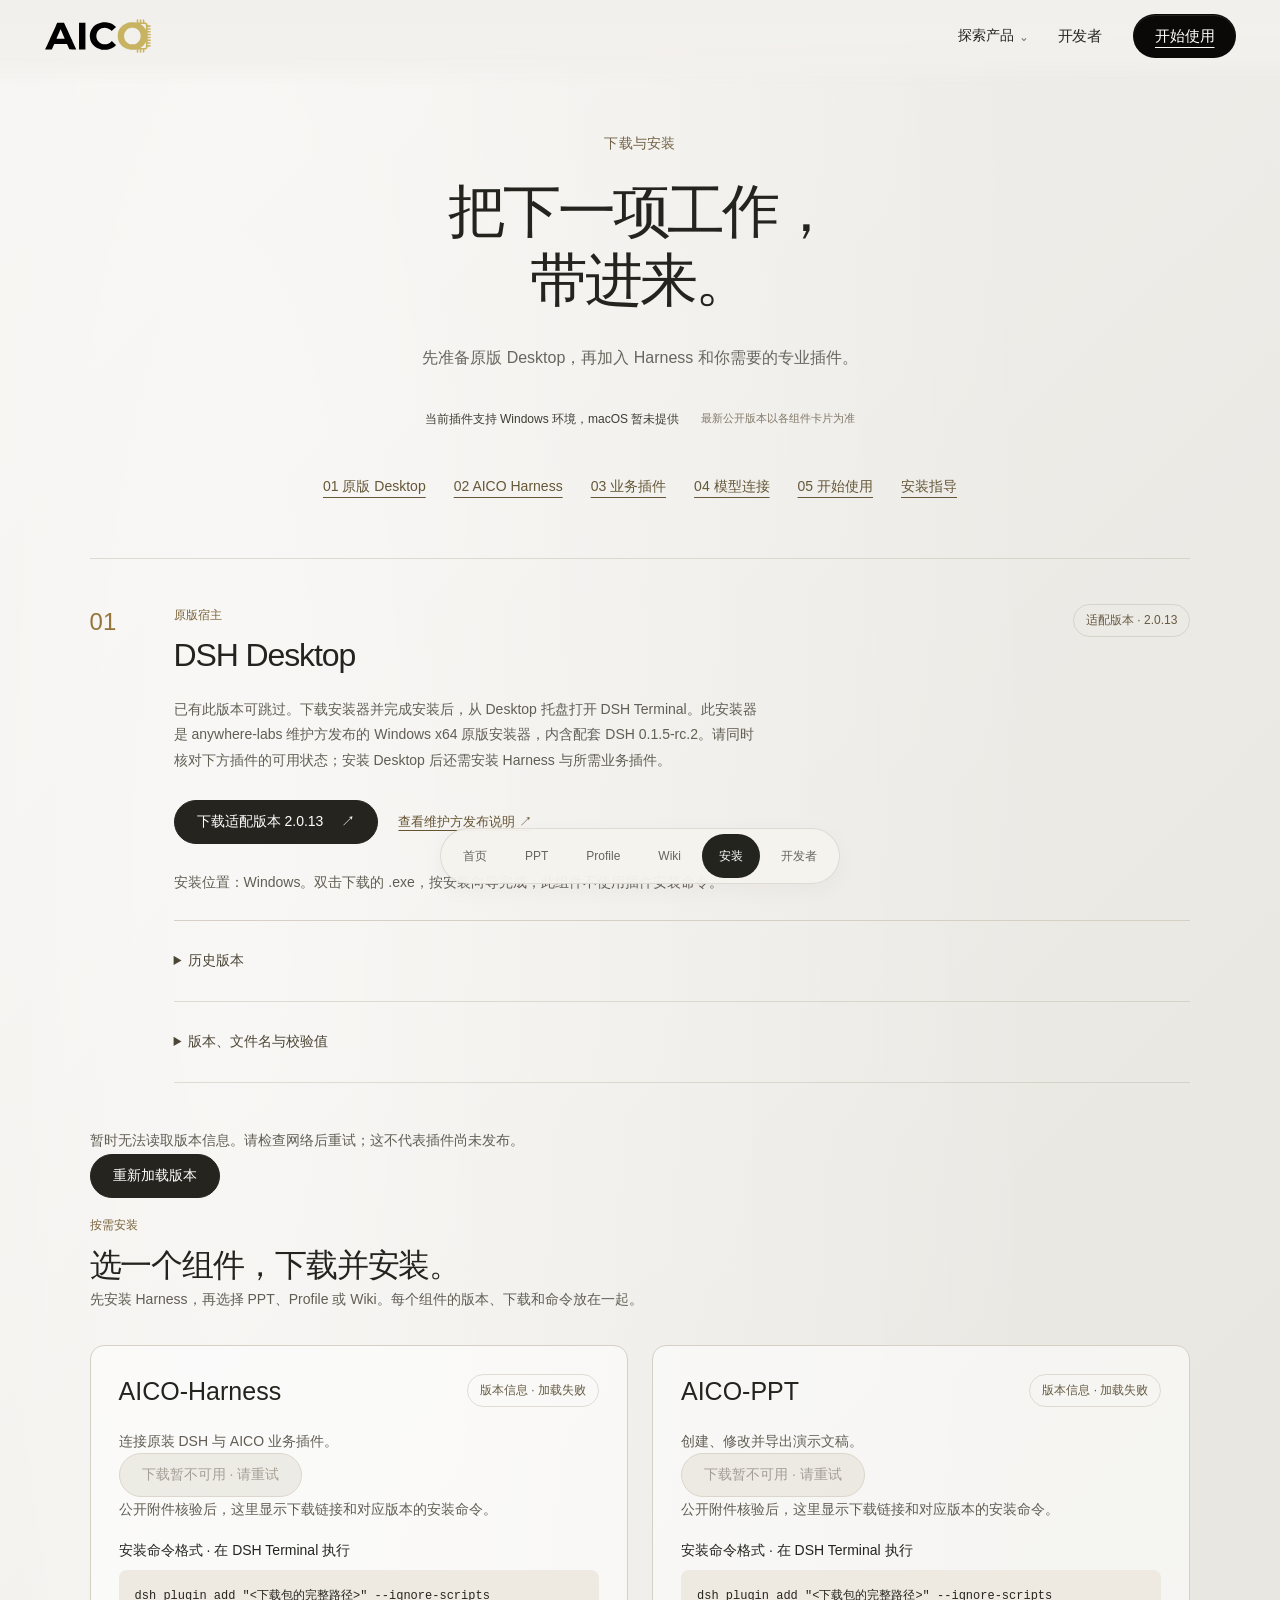
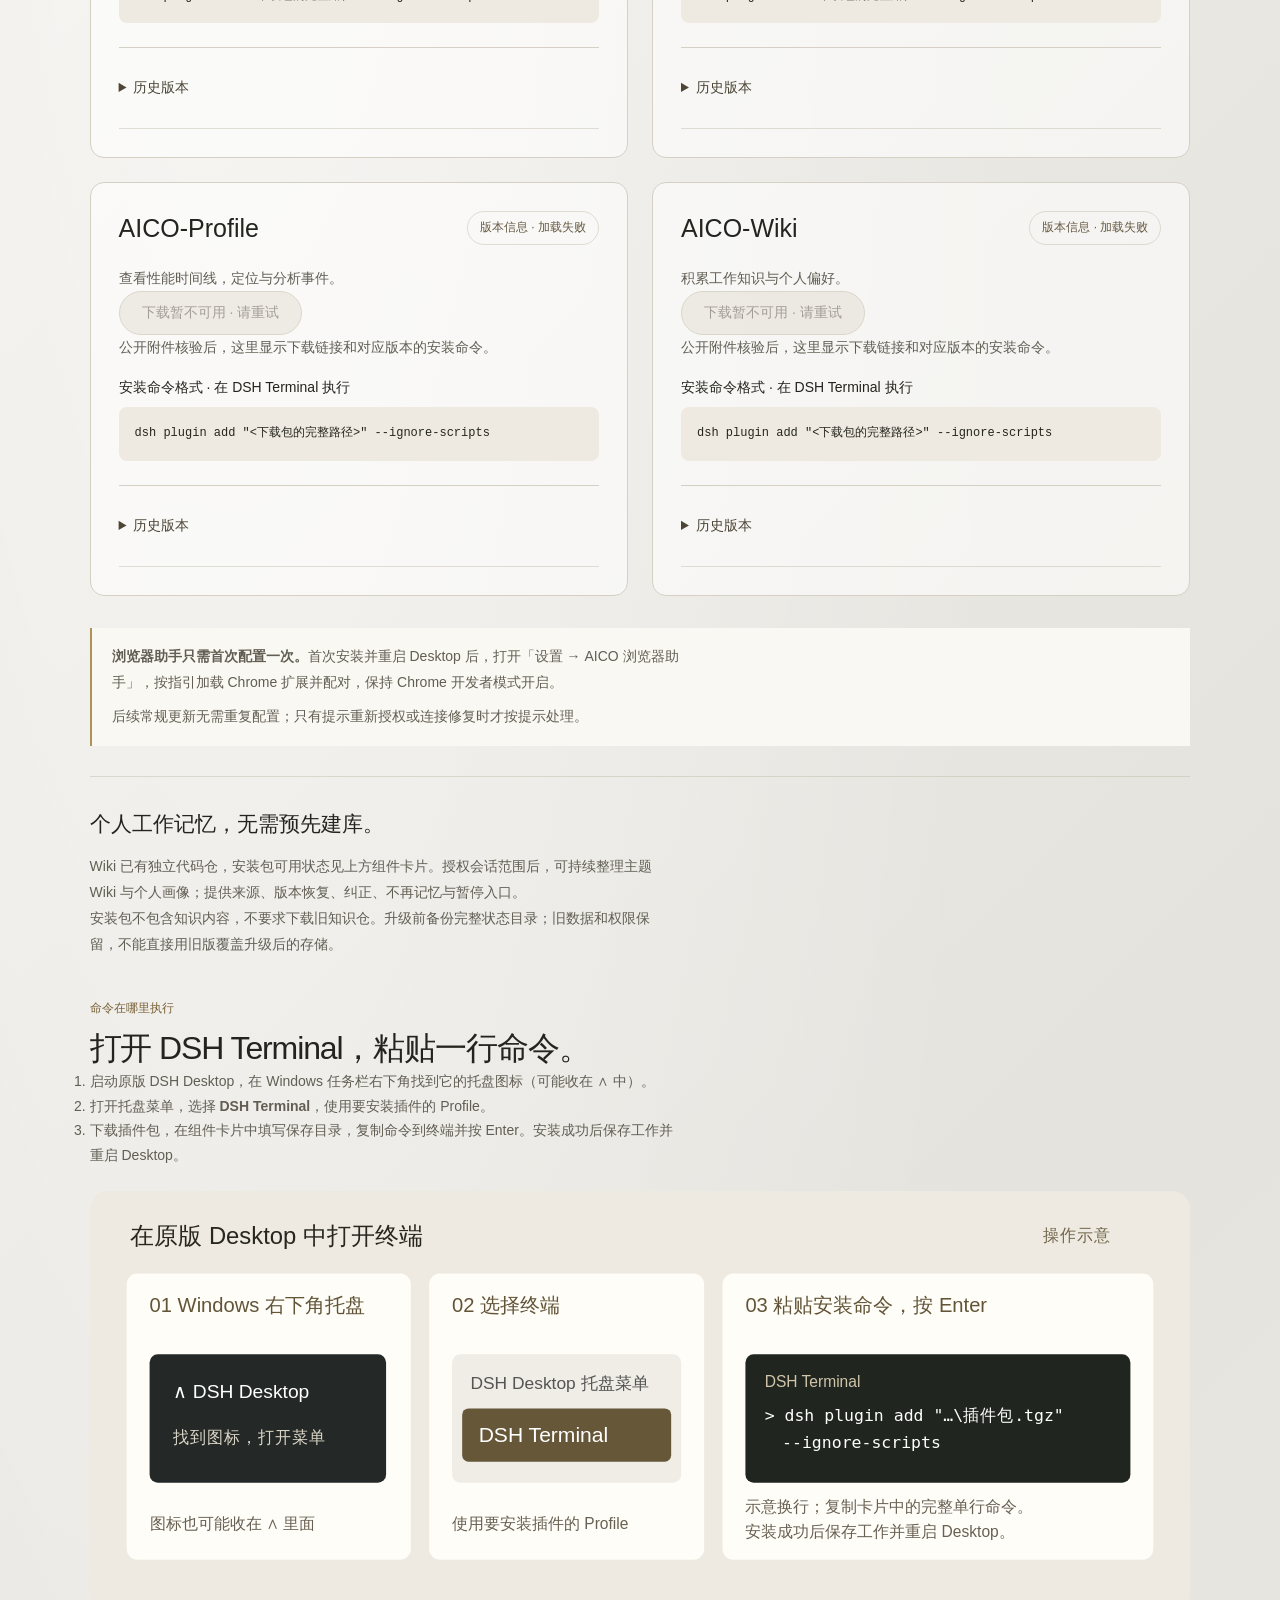
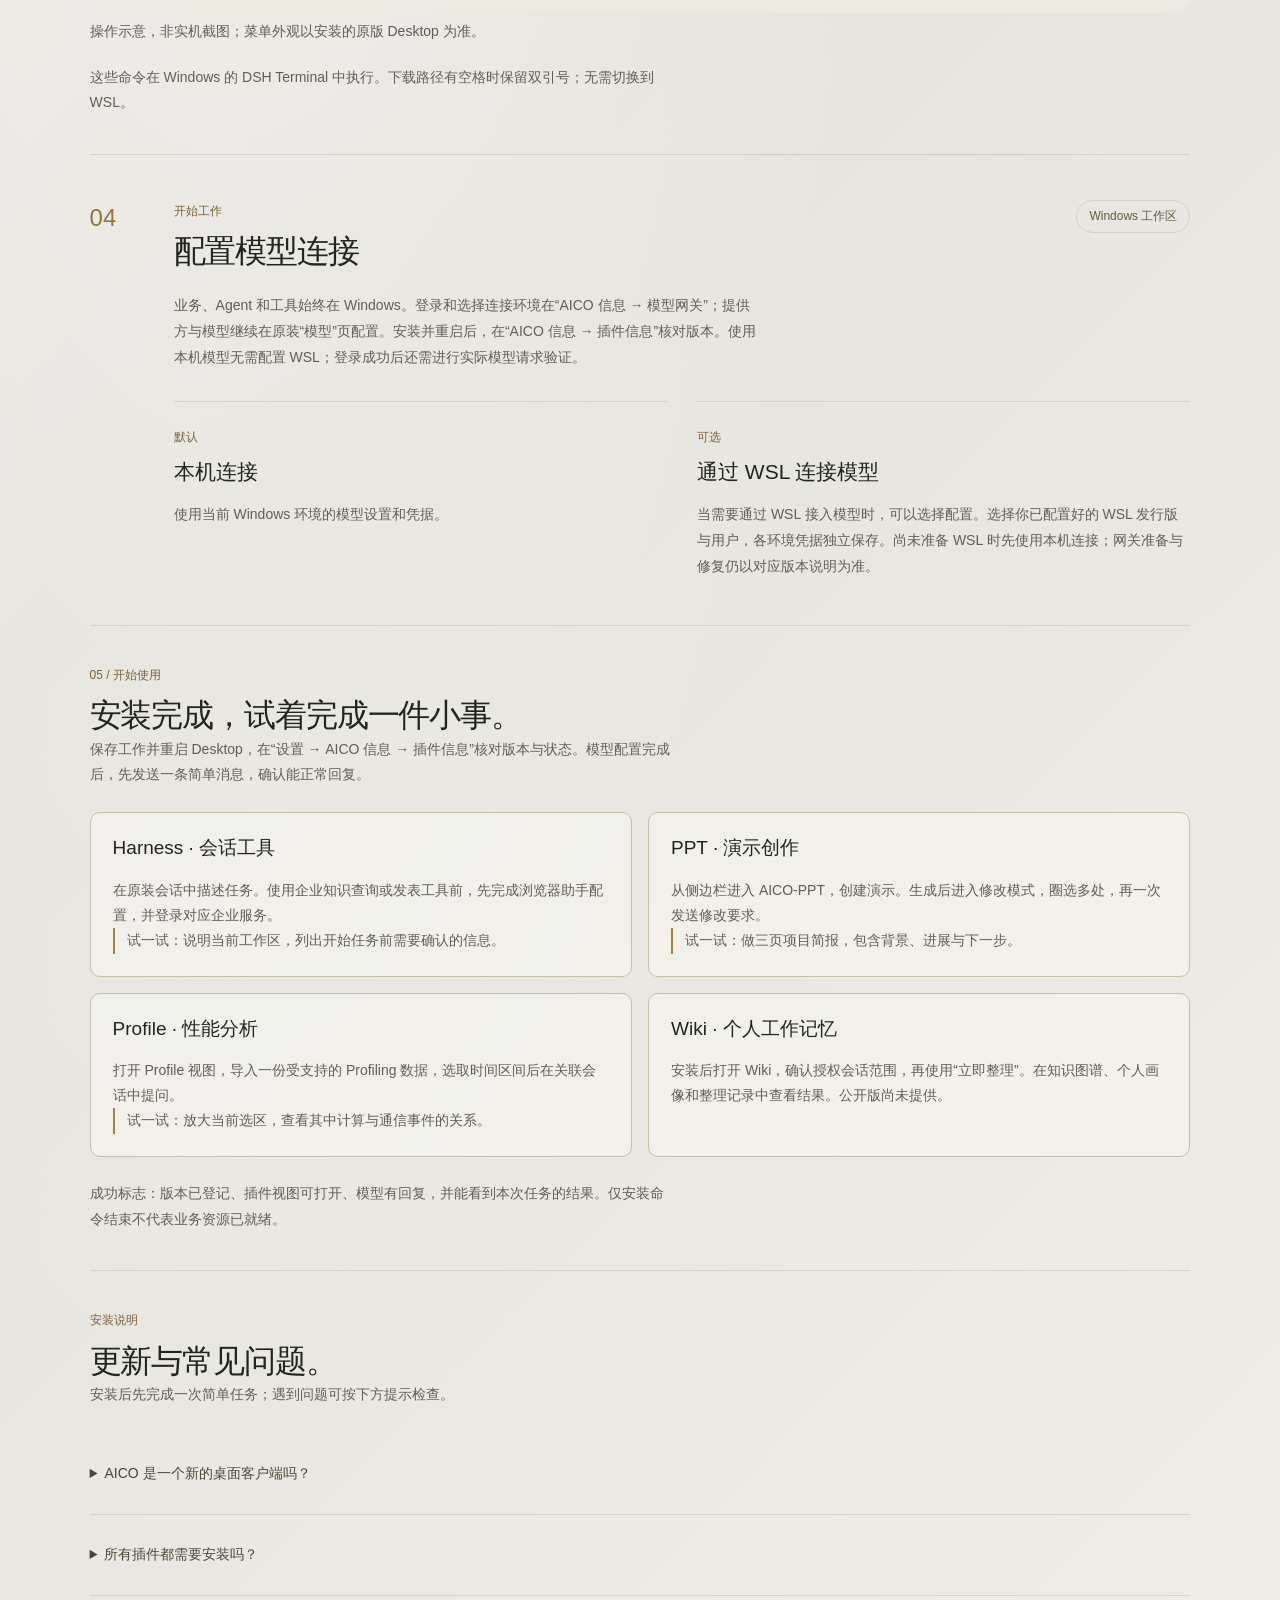
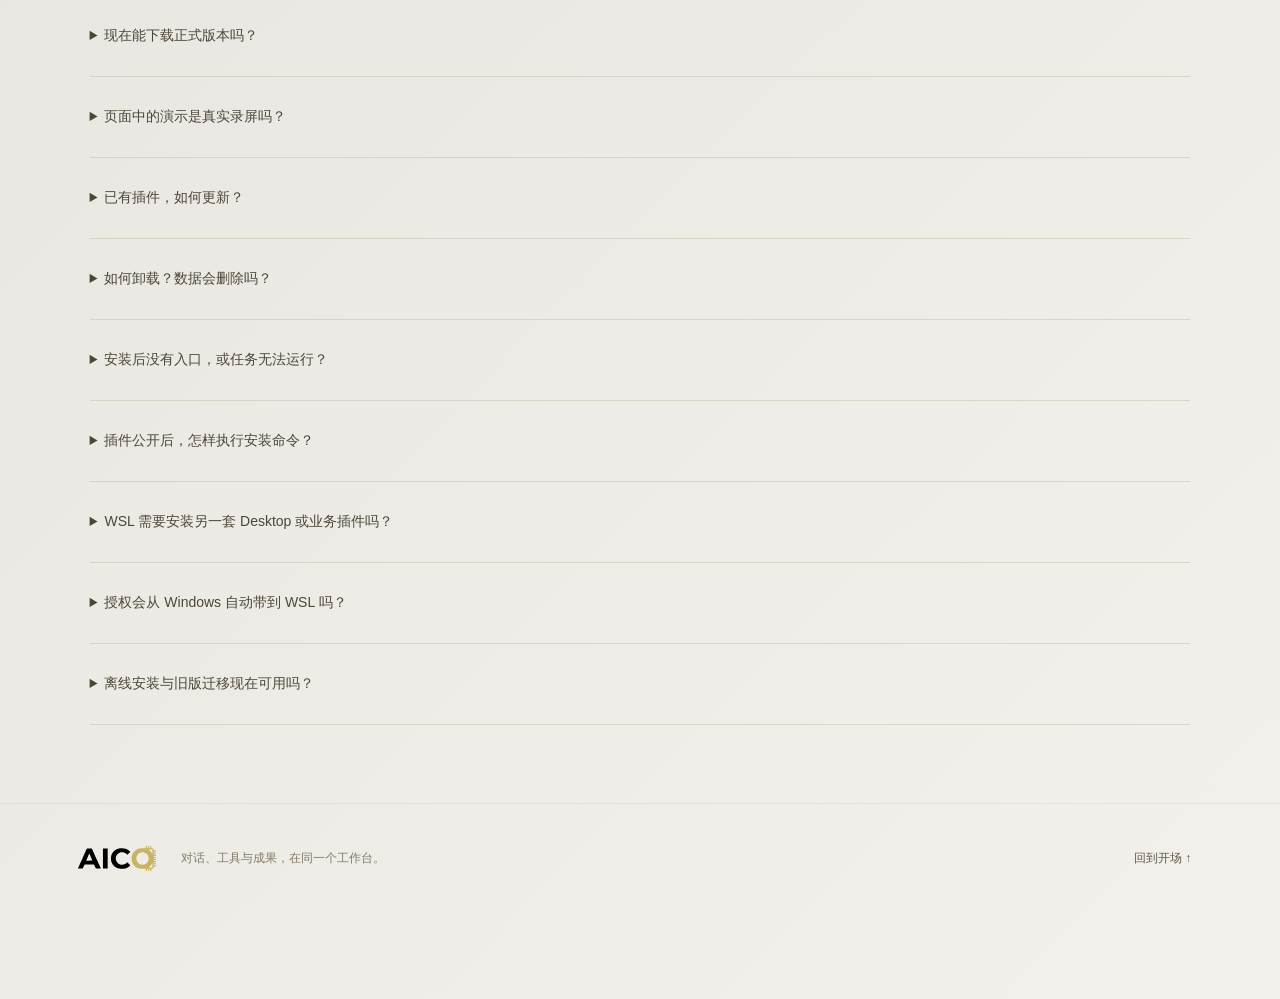
<file: docs/install-next.html>
<!doctype html><html lang="zh-CN"><head><meta charset="utf-8"><meta name="viewport" content="width=device-width,initial-scale=1"><title>AICO · 下载与安装</title><meta name="description" content="AICO Windows 组件下载、历史版本、安装命令与首次使用指导。"><style>
    :root {
      --fg:#0d0c0b;
      --fg-soft:rgba(13,12,11,.64);
      --fg-faint:rgba(13,12,11,.42);
      --shade:#f2f0ec;
      --rule:rgba(13,12,11,.16);
      --ease:cubic-bezier(.22,.61,.36,1);
      --pill-bg:#0a0908;
      --pill-fg:#ffffff;
    }

    * { box-sizing:border-box; margin:0; padding:0; }
    html { -webkit-text-size-adjust:100%; }
    body {
      background:var(--shade);
      color:var(--fg);
      font-family:'Inter Tight','Helvetica Neue',Helvetica,Arial,sans-serif;
      font-weight:400;
      -webkit-font-smoothing:antialiased;
      -moz-osx-font-smoothing:grayscale;
      overflow-x:hidden;
    }
    a:focus-visible { outline:2px solid var(--fg); outline-offset:4px; }

    .stage { position:fixed; inset:0; z-index:0; overflow:hidden; background:var(--shade); }
    .stage canvas {
      position:absolute;
      top:50%; left:50%; width:100%; height:100%;
      transform:translate(-50%,-50%) scale(1.02);
      will-change:transform;
    }
    .veil {
      position:absolute; inset:0; pointer-events:none;
      background:
        linear-gradient(to bottom, rgba(242,240,236,.62) 0%, rgba(242,240,236,.12) 22%, rgba(242,240,236,.12) 78%, rgba(242,240,236,.66) 100%),
        radial-gradient(100% 80% at 50% 48%, rgba(242,240,236,0) 0%, rgba(242,240,236,.34) 100%),
        rgba(242,240,236,.20);
    }
    .grain {
      /* A tiny, pre-rasterized texture preserves grain without a live SVG
         turbulence filter or a full-screen blend pass over every video frame. */
      position:absolute; inset:0; opacity:.13; pointer-events:none;
      background-image:url("../../docs/assets/story/9cc49e1f761171a9e14a.png");
    }

    .chrome {
      position:fixed; left:0; right:0; top:0; z-index:40;
      display:flex; align-items:center; justify-content:space-between; gap:12px;
      padding:max(14px, calc(env(safe-area-inset-top, 0px) + 12px)) clamp(16px, 3.4vw, 44px) 14px;
      background:linear-gradient(to bottom, rgba(242,240,236,.94) 0%, rgba(242,240,236,.78) 72%, rgba(242,240,236,0) 100%);
    }
    .mark {
      display:flex; align-items:center; gap:9px; font-size:15px;
      letter-spacing:-.012em; color:var(--fg); min-width:0; flex-shrink:1;
    }
    .mark-star { opacity:.85; }
    .nav { display:flex; align-items:center; gap:clamp(14px, 2.4vw, 32px); flex-shrink:0; }
    .nav a:not(.pill) {
      color:var(--fg); text-decoration:none; font-size:14.5px;
      letter-spacing:-.008em; opacity:.88;
      transition:opacity .3s var(--ease);
    }
    .nav a:not(.pill):hover { opacity:1; }
    .pill {
      display:inline-flex; align-items:center; justify-content:center;
      height:40px; padding:0 21px; border-radius:999px;
      background:var(--pill-bg); color:var(--pill-fg);
      font-size:14.5px; font-weight:500; letter-spacing:-.008em;
      text-decoration:none; white-space:nowrap; opacity:1;
      border:1px solid rgba(10,9,8,.12);
      box-shadow:0 1px 0 rgba(255,255,255,.10) inset;
      -webkit-text-fill-color:var(--pill-fg);
      transition:transform .4s var(--ease), background .3s var(--ease), color .3s var(--ease);
    }
    .nav .pill { color:#fff; -webkit-text-fill-color:#fff; }
    .pill:hover, .pill:focus-visible {
      transform:translateY(-2px); background:#000;
      color:#fff; -webkit-text-fill-color:#fff;
    }
    .pill:focus-visible { outline:2px solid var(--fg); outline-offset:2px; }
    .foot {
      position:fixed; bottom:0; left:0; right:0; z-index:40;
      display:flex; justify-content:center; margin-inline:auto;
      padding:14px clamp(16px, 4vw, 24px) max(16px, calc(env(safe-area-inset-bottom, 0px) + 12px));
      font-size:12px; line-height:1.45; letter-spacing:.02em;
      color:var(--fg-faint); text-align:center; pointer-events:none;
      background:linear-gradient(to top, rgba(242,240,236,.92) 0%, rgba(242,240,236,.72) 72%, rgba(242,240,236,0) 100%);
    }
    .meter {
      position:fixed; top:0; left:0; z-index:50; height:2px;
      width:100%; transform:scaleX(0); transform-origin:0 50%;
      background:var(--fg); opacity:.55;
    }

    .panels { position:fixed; inset:0; z-index:20; pointer-events:none; }
    .panel {
      position:absolute; inset:0; display:flex; flex-direction:column;
      align-items:center; justify-content:center; text-align:center;
      padding:max(104px, calc(env(safe-area-inset-top, 0px) + 88px)) clamp(20px, 5vw, 60px) max(96px, calc(env(safe-area-inset-bottom, 0px) + 80px));
      opacity:0; will-change:opacity,transform;
    }
    .eyebrow {
      display:flex; align-items:center; justify-content:center; flex-wrap:wrap;
      gap:6px 12px; font-size:12.5px; letter-spacing:.045em; color:var(--fg-soft);
      margin-bottom:clamp(16px,2vw,22px); max-width:min(46ch, 100%); text-align:center;
    }
    h1 {
      font-weight:400; font-size:clamp(34px, 7.1vw, 104px); line-height:.98;
      letter-spacing:-.036em; max-width:15ch; text-wrap:balance;
    }
    .sub {
      margin-top:clamp(18px,2.2vw,28px); font-size:clamp(15px,1.28vw,19px);
      line-height:1.5; letter-spacing:-.008em; color:var(--fg-soft);
      max-width:min(46ch, 100%); text-wrap:pretty;
    }
    .cta {
      margin-top:clamp(28px,3.4vw,44px); pointer-events:auto; width:100%;
      display:flex; justify-content:center;
    }
    .cta .pill { height:48px; padding:0 27px; font-size:15px; max-width:min(100%, 320px); }

    .boot {
      position:fixed; inset:0; z-index:90; display:flex; flex-direction:column;
      align-items:center; justify-content:center; gap:16px; background:var(--shade);
      transition:opacity .7s var(--ease), visibility .7s;
    }
    .boot.done { opacity:0; visibility:hidden; }
    .boot p { font-size:12.5px; letter-spacing:.05em; color:var(--fg-faint); }
    .bar { width:150px; height:1px; background:var(--rule); overflow:hidden; }
    .bar i {
      display:block; height:100%; width:100%; background:var(--fg);
      transform:scaleX(0); transform-origin:0 50%;
    }
    .track { position:relative; z-index:1; height:560vh; min-height:3200px; }

    @media (max-width:900px) {
      .veil {
        background:
          linear-gradient(to bottom, rgba(242,240,236,.72) 0%, rgba(242,240,236,.18) 24%, rgba(242,240,236,.18) 76%, rgba(242,240,236,.74) 100%),
          radial-gradient(100% 80% at 50% 48%, rgba(242,240,236,0) 0%, rgba(242,240,236,.40) 100%),
          rgba(242,240,236,.24);
      }
    }
    @media (max-width:720px) {
      .nav a:not(.pill) { display:none; }
      .mark { font-size:14px; }
      .nav .pill { height:38px; padding:0 16px; font-size:13.5px; }
      h1 { max-width:12ch; font-size:clamp(30px, 9.8vw, 52px); }
      .sub { font-size:15px; max-width:34ch; }
      .panel { padding:max(92px, calc(env(safe-area-inset-top, 0px) + 76px)) 18px max(88px, calc(env(safe-area-inset-bottom, 0px) + 72px)); }
      .foot { font-size:11px; max-width:34ch; }
    }
    @media (max-width:420px) {
      .mark-star { display:none; }
      .nav .pill { height:36px; padding:0 14px; font-size:13px; }
      h1 { max-width:11ch; font-size:clamp(28px, 10.5vw, 40px); }
      .eyebrow { font-size:11px; letter-spacing:.04em; max-width:28ch; }
      .cta .pill { width:100%; max-width:280px; height:44px; padding:0 20px; font-size:14px; }
    }
    @media (max-height:520px) and (orientation:landscape) {
      .panel { padding:max(72px, calc(env(safe-area-inset-top, 0px) + 56px)) 24px max(64px, calc(env(safe-area-inset-bottom, 0px) + 48px)); }
      h1 { font-size:clamp(28px, 8vh, 44px); }
      .sub { margin-top:12px; font-size:14px; }
      .cta { margin-top:16px; }
    }
    /* Final act: original copy on the left, assembled identity on the right. */
    .veil{opacity:.72;}
    .mark{display:flex;align-items:center;min-height:44px;flex-shrink:0;}
    .brand-wordmark{display:block;width:108px;height:auto;}
    @media(max-width:720px){.brand-wordmark{width:90px;}}
    @media(min-width:760px){
      .panel:last-child{right:50%;padding-left:clamp(24px,4vw,64px);padding-right:12px;}
      .panel:last-child h1{font-size:clamp(34px,4.5vw,80px);max-width:16ch;}
      .panel:last-child .sub{max-width:40ch;}
    }
    @media(max-width:759px){
      .panel:last-child{justify-content:flex-start;padding-top:max(108px,17vh);}
      .panel:last-child h1{font-size:clamp(30px,7.4vw,52px);max-width:100%;}
      .panel:last-child .sub{max-width:36ch;}
    }
    @media(max-height:520px) and (orientation:landscape){
      .panel:last-child{padding-top:72px;padding-bottom:64px;}
      .panel:last-child h1{font-size:clamp(26px,7vh,38px);}
      .panel:last-child .eyebrow{margin-bottom:12px;}
      .panel:last-child .sub{font-size:13px;}
    }
    @media(prefers-reduced-motion:reduce){.pill,.nav a,.boot{transition:none;}}
  /* Product story: all selectors scoped away from the preserved opening. */
html{scroll-behavior:smooth;scroll-padding-top:100px}body{font-family:'Inter Tight','PingFang SC','Microsoft YaHei',sans-serif}button{font:inherit}a,button,summary{touch-action:manipulation}button:focus-visible,summary:focus-visible{outline:2px solid #80612e;outline-offset:5px}button{cursor:pointer}.stage canvas{will-change:auto}.panels{pointer-events:none}.skip-story{position:fixed;left:24px;top:-80px;z-index:100;padding:14px;background:#fff;color:#161612}.skip-story:focus{top:14px}.chrome{background:linear-gradient(#f2f0ec 20%,#f2f0ece8 70%,#f2f0ec00);padding-bottom:26px}.chrome .mark a{display:flex}.nav .product-nav{display:inline-flex!important}.chapter-dock{position:fixed;z-index:45;left:50%;bottom:20px;transform:translateX(-50%);display:flex;align-items:center;gap:4px;padding:5px;border:1px solid #a9a69d50;border-radius:40px;background:#f5f3eef5;box-shadow:0 6px 24px #29261e0a;opacity:0;visibility:hidden}.chapter-dock.is-visible{opacity:1;visibility:visible}.chapter-dock a{color:#67645e;text-decoration:none;padding:11px 17px;border-radius:24px;font-size:12px;white-space:nowrap}.chapter-dock a[aria-current]{background:#24241f;color:#fff}.chapter-dock a:hover{background:#dedbd2;color:#25241f}
#product-story{position:relative;z-index:2;color:#24241f}.story-chapter{position:relative;height:175vh;min-height:1120px;scroll-margin-top:0}.story-sticky{position:sticky;top:0;height:100vh;min-height:660px;max-width:1600px;margin:auto;padding:clamp(104px,15vh,160px) 6vw 100px;display:grid;grid-template-columns:36% 59%;gap:5%;align-items:start}.story-copy{position:relative;z-index:4;padding-top:12px}.product-name{font-size:14px;color:#746346;letter-spacing:.015em;margin:0 0 24px}.story-copy h2,.install-heading h2{font-weight:400;font-size:clamp(36px,3.9vw,66px);letter-spacing:-.055em;line-height:1.24;margin:0 0 24px;text-wrap:balance}.story-lead{font-size:clamp(15px,1.25vw,19px);line-height:1.85;color:#68665e;max-width:31em}.story-steps{display:flex;gap:10px;margin-top:32px;flex-wrap:wrap}.story-steps button{border:0;border-bottom:1px solid #b5b0a2;background:transparent;color:#77736a;padding:10px 9px;font-size:14px;min-height:44px}.story-steps button[aria-pressed=true]{color:#25241e;border-bottom:2px solid #a38444}.step-caption{font-size:13px;color:#767064;line-height:1.7;margin-top:15px;min-height:44px;max-width:29em}.chapter-baseline{position:absolute;bottom:90px;left:6vw;right:6vw;display:flex;justify-content:space-between;font-size:12px;color:#747067;gap:24px}.chapter-baseline a{color:#555247;text-decoration:none;padding:10px 0}.chapter-baseline>span{padding:10px 0}.demo{position:relative;min-width:0;align-self:center}.demo-label,.demo-footnote,.scene-disclaimer{color:#777269;font-size:11px;line-height:1.6}.demo-footnote{padding:13px 18px;border-top:1px solid #dedad050}.window-top{display:flex;justify-content:space-between;gap:12px;align-items:center;height:46px;padding:0 20px;font-size:12px;color:#625d53;border-bottom:1px solid #ddd8ce}.window-dots{font-size:9px;color:#c5bfb2;letter-spacing:4px}.workbench-demo{background:#faf9f6;border:1px solid #ffffff;border-radius:14px;box-shadow:0 30px 65px -35px #4c463b55,0 1px 4px #6b604012;overflow:hidden;transform-origin:80% 70%}.workbench-body{display:grid;grid-template-columns:24% 76%;min-height:350px}.workspace-rail{display:flex;flex-direction:column;gap:19px;background:#e9e6df65;padding:26px 16px;font-size:11px;color:#817c70;border-right:1px solid #e6e1d6}.workspace-rail img{width:65px;height:auto;margin-bottom:13px}.workspace-rail b{font-weight:500;color:#50462f}.workspace-rail small{margin-top:auto;font-size:10px;line-height:1.8}.conversation-pane{padding:25px 25px 20px;position:relative}.micro-label{font-size:10px;color:#898170}.question-bubble{background:#ebe6d9;padding:16px;border-radius:12px 12px 3px 12px;font-size:13px;line-height:1.8;margin:12px 0 22px}.assistant-line{display:flex;gap:12px;align-items:flex-start;font-size:12px;line-height:1.85;color:#686255}.assistant-line i{width:7px;height:7px;background:#a98c4c;border-radius:50%;margin-top:8px;flex-shrink:0}.tool-tickets{display:flex;gap:8px;margin:21px 0}.tool-tickets>span{font-size:14px;background:#fff;border:1px solid #e7e2d7;padding:13px 11px;border-radius:6px;flex:1}.tool-tickets small{display:block;font-size:9px;color:#817969;margin-top:6px}.work-result{display:flex;align-items:center;gap:12px;padding:14px 0;font-size:12px;border-top:1px solid #e8e2d8}.work-result b{font-weight:500}.work-result p{font-size:10px;line-height:1.8;color:#847c6b;margin-top:4px}.file-icon{font-size:28px;color:#9c8249}.result-check{margin-left:auto;color:#9c8249}.composer{display:flex;justify-content:space-between;border:1px solid #ddd8cc;border-radius:20px;padding:12px 15px;font-size:10px;color:#989183;margin-top:16px}.composer span{color:#4e473b}.harness-chapter[data-phase="1"] .tool-tickets{outline:1px solid #bca56b;outline-offset:5px}.harness-chapter[data-phase="2"] .work-result{background:#f0ecdf}
.ppt-chapter .story-sticky,.wiki-chapter .story-sticky{grid-template-columns:59% 36%}.ppt-chapter .story-copy,.wiki-chapter .story-copy{grid-column:2;grid-row:1}.ppt-chapter .demo,.wiki-chapter .demo{grid-column:1;grid-row:1}.deck-scene{height:410px;perspective:1500px;margin-top:10px}.deck-sheet{position:absolute;background:#fbfaf7;border:1px solid #fff;box-shadow:0 24px 50px -30px #4a443f70;border-radius:4px;width:88%;height:330px;top:15px;left:4%;padding:30px;overflow:hidden}.deck-back{transform:translate(-15px,-26px) rotate(-7deg);background:#e1dac8}.deck-middle{transform:translate(18px,-14px) rotate(4deg);background:#e9e4d9}.deck-back h3,.deck-middle h3{font-size:26px;font-weight:400;line-height:1.4;margin-top:28px}.deck-sheet small{font-size:10px}.outline-lines{display:flex;gap:14px;margin-top:20px;font-size:10px}.deck-bars{display:flex;align-items:flex-end;gap:14px;height:140px}.deck-bars i{width:35px;height:40%;background:#a88c55}.deck-bars i:nth-child(2){height:65%}.deck-bars i:nth-child(3){height:80%}.deck-bars i:nth-child(4){height:100%}.slide-meta,.slide-bottom{display:flex;justify-content:space-between;font-size:9px;color:#8a806b}.deck-front h3{position:relative;z-index:2;font-size:clamp(22px,2.6vw,39px);font-weight:400;line-height:1.4;letter-spacing:-.04em;margin:34px 0 14px}.deck-front>p{font-size:10px;color:#857e6d;position:relative;z-index:2;width:60%;line-height:1.8}.slide-bottom{position:absolute;bottom:24px;left:30px;right:30px}.slide-sculpture{position:absolute;right:24px;top:80px;width:145px;height:190px}.slide-sculpture i{position:absolute;width:115px;height:115px;border-radius:50%;border:24px solid #c6b78f;transform:rotateX(25deg) rotateY(-30deg);box-shadow:inset 7px 6px 8px #76633822,8px 12px 16px #4b412521}.slide-sculpture i:nth-child(2){top:44px;left:12px;border-color:#d5c9aa}.slide-sculpture i:nth-child(3){top:86px;left:24px;border-color:#e3d9c0}.edit-note{position:absolute;bottom:15px;right:0;width:260px;padding:18px 22px;background:#2a2b26;color:#f8f6ee;box-shadow:0 16px 30px #24241415;border-radius:9px;font-size:12px;z-index:4}.edit-note span{font-size:10px;color:#d5c29a}.edit-note p{line-height:1.8;margin-top:7px}.edit-selection{position:absolute;left:23px;top:85px;width:67%;height:115px;border:1px solid #b69a59;opacity:0}.ppt-chapter[data-phase="1"] .edit-selection{opacity:1}.scene-disclaimer{position:absolute;bottom:-28px;left:10px}.ppt-chapter[data-phase="2"] .deck-front h3{color:#55482d}
.trace-demo{background:#22272d;color:#f2f0e8;border-radius:12px;box-shadow:0 30px 65px -35px #10151d80;border:1px solid #3a3e43;padding:0 22px 18px;overflow:hidden}.trace-toolbar{height:54px;display:flex;justify-content:space-between;align-items:center;border-bottom:1px solid #ffffff13;font-size:12px}.trace-toolbar>span:last-child{font-size:10px;color:#a0a3a4}.trace-toolbar i{display:inline-block;width:6px;height:6px;border-radius:50%;background:#c2a76b;margin-right:8px}.trace-ruler{display:flex;justify-content:space-between;margin:23px 0 18px 100px;color:#8d969c;font-size:9px}.trace-tracks{position:relative;padding:7px 0 25px}.trace-row{display:grid;grid-template-columns:100px 1fr;align-items:center;height:40px;font-size:10px;color:#a6adb2}.trace-row>div{height:30px;position:relative;background:repeating-linear-gradient(90deg,transparent 0,transparent calc(25% - 1px),#ffffff08 calc(25% - 1px),#ffffff08 25%)}.trace-row i{position:absolute;left:var(--at);width:var(--span);height:17px;top:6px;border-radius:2px;background:#a99364}.trace-row:nth-child(2) i{background:#729795}.trace-row:nth-child(3) i{background:#8e92a9}.trace-row:nth-child(4) i{background:#b4b1a6}.trace-selection{position:absolute;left:44%;top:0;width:23%;height:174px;background:#dac18d13;border:1px solid #d2b77b;transform-origin:center;opacity:.15}.trace-selection span{position:absolute;top:-15px;background:#d2b77b;color:#252923;padding:4px 7px;font-size:9px}.trace-evidence{display:grid;grid-template-columns:1fr 1fr;gap:18px;border-top:1px solid #ffffff16;padding:25px 0 20px}.trace-evidence h3{font-size:21px;font-weight:400;line-height:1.5;margin-top:12px}.trace-evidence p{font-size:11px;color:#c0c3c3;line-height:1.9;align-self:center}.trace-evidence p span{display:block;color:#8f969b;font-size:10px;margin-top:12px}.trace-footer{display:flex;gap:22px;color:#929b9e;font-size:10px;border-top:1px solid #ffffff16;padding-top:16px}.trace-demo .micro-label{color:#b7a783}.profile-chapter[data-phase="1"] .trace-selection,.profile-chapter[data-phase="2"] .trace-selection{opacity:1}.profile-chapter[data-phase="2"] .trace-evidence{border-top-color:#b7a783}
.status-tag{font-size:10px;border:1px solid #bbb19d;border-radius:20px;padding:3px 8px;margin-left:6px;vertical-align:middle}.knowledge-scene{height:420px;margin-top:10px;perspective:1600px}.source-page{position:absolute;width:45%;padding:25px;background:#e7e1d4;border:1px solid #f9f7f0;box-shadow:0 24px 40px -30px #4b453e70;border-radius:5px}.source-page>span{font-size:10px;color:#80745c}.source-page h3{font-size:15px;font-weight:500;margin:18px 0 12px}.source-page p{font-size:11px;line-height:1.8;color:#756b58}.source-page i{display:block;width:80%;height:3px;background:#c9c1af;margin-top:13px}.source-page i:last-child{width:50%}.source-one{top:12px;left:0;transform:rotate(-9deg)}.source-two{bottom:32px;right:0;transform:rotate(8deg);background:#e9e7df}.knowledge-page{position:absolute;left:20%;top:30px;width:67%;background:#fcfbf8;box-shadow:0 30px 50px -25px #4c46354a;border:1px solid #fff;padding:28px;border-radius:5px}.knowledge-head{display:flex;justify-content:space-between;align-items:center;font-size:10px;color:#8c8068}.review-badge{border:1px solid #cfbd94;border-radius:20px;padding:4px 9px;color:#88703e}.knowledge-page h3{font-size:25px;line-height:1.5;font-weight:400;letter-spacing:-.03em;margin:26px 0 16px}.knowledge-page>p{font-size:12px;line-height:1.9;color:#7b7261}.knowledge-page blockquote{font-size:14px;line-height:1.8;border-left:2px solid #c6b484;padding-left:15px;margin:24px 0;color:#73613e}.reference-chips{display:flex;gap:8px}.reference-chips span{font-size:10px;padding:6px 9px;background:#efebe1;border-radius:3px}.review-line{font-size:10px;line-height:1.7;color:#857b64;margin-top:18px}.wiki-chapter[data-phase="2"] .review-badge{background:#e9e1cd}
.install-section{position:relative;min-height:110vh;padding:260px 7vw 120px;max-width:1500px;margin:auto}.install-heading{text-align:center}.install-heading .story-lead{margin:auto}.install-heading h2{font-size:clamp(40px,4.5vw,72px)}.platform-line{display:flex;justify-content:center;gap:22px;flex-wrap:wrap;color:#82796a;font-size:12px;margin:38px 0}.platform-line span:first-child{color:#3d3d32}.platform-line span:last-child{font-size:11px}.install-steps{display:grid;grid-template-columns:repeat(3,1fr);gap:35px;list-style:none;border-top:1px solid #b6ad9855;padding-top:35px}.install-number{font-size:13px;color:#9b814b}.install-steps h3{font-size:22px;font-weight:400;letter-spacing:-.03em;margin:18px 0}.install-steps p{font-size:14px;line-height:1.9;color:#756e60}.install-steps details{margin-top:18px}.install-steps summary{font-size:12px;color:#655738;cursor:pointer;min-height:44px;padding:10px 0}.install-steps details p{font-size:12px;padding-bottom:18px}.install-actions{display:flex;gap:25px;align-items:center;justify-content:center;margin-top:42px}.install-actions .pill{height:48px;padding:0 30px}.quiet-link{font-size:14px;color:#625a4b;text-underline-offset:5px}.release-caution{font-size:11px;color:#8a806f;line-height:1.8;text-align:center;margin-top:20px}.story-footer{display:flex;align-items:center;gap:24px;flex-wrap:wrap;padding:34px 6vw 110px;border-top:1px solid #b6ad9833;font-size:12px;color:#847a69}.story-footer img{width:80px;height:auto}.story-footer a{color:#625948;margin-left:auto;text-decoration:none;padding:12px}.story-footer>span{font-size:10px}.no-script-note{padding:100px 6vw 20px}.story-chapter,.install-section{scroll-margin-top:0}
/* Chapters already reserve header space; anchor offsets must not push the whole scene down. */
html{scroll-padding-top:0}#product-story{overflow-x:clip}
.chapter-fracture{position:fixed;inset:0;width:100%;height:100%;pointer-events:none;z-index:5}
.chapter-identity{position:relative;min-height:68px;margin-bottom:20px!important;display:flex;align-items:center;gap:8px}
.chapter-identity img{display:block;width:auto;max-width:100%;height:78px;object-fit:contain;object-position:left center;filter:drop-shadow(0 3px 2px #65583c26)}
.chapter-identity .status-tag{position:absolute;top:-13px;left:0;font-size:9px;padding:2px 6px}
@media(max-width:759px){.chapter-identity{min-height:56px}.chapter-identity img{max-width:100%;height:58px}.story-copy h2{margin-top:5px}}
@media(prefers-reduced-motion:reduce){.chapter-fracture{visibility:hidden}.chapter-identity img{opacity:1!important}}
@media(min-width:760px){.workbench-demo .question-bubble{margin-bottom:14px;padding:12px}.workbench-demo .tool-tickets{margin:14px 0}.workbench-demo .conversation-pane{padding-top:18px;padding-bottom:14px}.workbench-demo .composer{margin-top:8px}.workbench-demo .work-result{padding:10px 0}}
@media(min-width:1600px){.story-sticky{padding-left:90px;padding-right:90px}.chapter-baseline{left:90px;right:90px}}
@media(max-width:1050px){.story-sticky{padding-left:4vw;padding-right:4vw;grid-template-columns:37% 59%;gap:4%}.story-copy h2{font-size:35px}.story-lead{font-size:14px}.story-steps{margin-top:20px}.workspace-rail{padding:20px 10px;font-size:10px}.conversation-pane{padding:18px}.deck-sheet{padding:22px}.slide-sculpture{right:5px;transform:scale(.8);transform-origin:right}.trace-demo{padding-inline:16px}.trace-row{grid-template-columns:80px 1fr;font-size:8px}.trace-ruler{margin-left:80px}.knowledge-page{padding:24px}.knowledge-page h3{font-size:21px}.chapter-baseline{left:4vw;right:4vw}}
@media(max-width:759px){.chrome .nav a:not(.pill){display:none!important}.chrome .nav .pill{font-size:12px;height:36px}.story-chapter{height:auto;min-height:0;padding:65px 0 100px}.story-sticky{display:flex;flex-direction:column;position:relative;height:auto;min-height:0;padding:50px 22px 80px;gap:40px}.story-copy{width:100%;padding:0}.story-copy h2{font-size:clamp(30px,7.6vw,44px);line-height:1.3}.story-lead{font-size:15px;max-width:32em}.product-name{margin-bottom:18px}.story-steps{margin-top:18px}.step-caption{min-height:0}.demo{width:100%;transform:none!important;opacity:1!important}.workbench-body{grid-template-columns:1fr;min-height:0}.workspace-rail{display:none}.conversation-pane{padding:22px}.window-top{padding:0 16px}.window-dots{display:none}.question-bubble{font-size:12px}.tool-tickets{gap:6px}.chapter-baseline{bottom:0;left:22px;right:22px;font-size:10px;gap:12px}.chapter-baseline>span{max-width:50%}.deck-scene{height:340px;margin-top:8px}.deck-sheet{height:270px;width:91%;padding:22px;left:3%}.deck-front h3{font-size:25px;margin-top:27px}.deck-front>p{font-size:9px;width:62%}.slide-sculpture{transform:scale(.63);top:65px;right:4px}.slide-bottom{left:22px;right:22px;bottom:20px;font-size:8px}.edit-note{width:210px;bottom:0;padding:14px 17px;font-size:11px}.scene-disclaimer{font-size:10px;bottom:-24px}.trace-demo{padding:0 14px 16px}.trace-row{grid-template-columns:76px 1fr}.trace-ruler{margin-left:76px}.trace-evidence{grid-template-columns:1fr;gap:10px}.trace-evidence h3{font-size:22px}.trace-evidence p{font-size:12px}.trace-toolbar>span:last-child{font-size:8px}.knowledge-scene{height:420px}.source-page{width:53%;padding:18px}.source-page h3{font-size:12px}.knowledge-page{left:13%;width:82%;padding:23px}.knowledge-page h3{font-size:23px}.knowledge-page>p{font-size:12px}.install-section{min-height:0;padding:190px 24px 80px}.install-heading h2{font-size:40px}.install-heading .story-lead{font-size:15px}.platform-line{gap:13px;font-size:12px;line-height:1.8}.platform-line span:last-child{flex-basis:100%;text-align:center}.install-steps{grid-template-columns:1fr;gap:28px;padding-top:28px}.install-steps li+li{border-top:1px solid #b6ad9833;padding-top:28px}.install-steps h3{font-size:23px}.install-actions{flex-direction:column;gap:24px}.story-footer{padding:28px 24px 95px;gap:18px}.story-footer p{flex-basis:70%;font-size:11px}.story-footer a{margin-left:0}.chapter-dock{bottom:12px;gap:0;max-width:calc(100vw - 20px)}.chapter-dock a{padding:12px 11px;font-size:11px}.foot{font-size:10px}}
@media(max-height:650px) and (min-width:760px){.story-sticky{min-height:650px;position:relative}.story-chapter{height:auto;min-height:750px}.story-copy h2{font-size:36px}}
@media(prefers-reduced-motion:reduce){html{scroll-behavior:auto}.story-chapter{height:auto;min-height:0}.story-sticky{position:relative;min-height:740px}.demo,.deck-sheet,.source-page,.knowledge-page{transform:none!important;opacity:1!important}.story-chapter .step-caption{min-height:44px}.trace-selection{opacity:1}.panels .panel{transform:none!important}.chapter-dock{transition:none}}

/* Preserve the film's baked side lighting and contact shadows. The original
   three white overlays obscured those details, especially on white stone.
   Static alpha only: no additional per-frame filter or shadow pass. */
.stage .veil{background:linear-gradient(to bottom,rgba(242,240,236,.22),rgba(242,240,236,.025) 22%,rgba(242,240,236,.025) 78%,rgba(242,240,236,.18))}
.stage .grain{opacity:.045}
/* Product chapters use document flow, never a pinned scroll timeline. */
.story-chapter{height:auto;min-height:0;padding:0}
.story-chapter .story-sticky{position:relative;top:auto;height:auto;min-height:0;padding-top:110px;padding-bottom:90px;row-gap:48px}
.story-chapter .chapter-baseline{position:static;grid-column:1/-1;width:100%;margin-top:12px}
.story-steps::before{content:'点击切换演示';flex-basis:100%;font-size:12px;color:#655f53;margin-bottom:2px}
.story-steps button{border:1px solid #b5b0a2;border-radius:8px;background:#ffffff45;color:#504c43;padding:10px 18px;cursor:pointer}
.story-steps button[aria-pressed=true]{border:1px solid #63563b;background:#63563b;color:#fff}
.story-steps button:hover{background:#e6dfce;color:#29271f}
.story-steps button:focus-visible{outline:2px solid #63563b;outline-offset:4px}
.chapter-identity{transition:opacity 180ms ease-out}
.chapter-identity.is-past{opacity:0}
.chapter-identity:focus-within{opacity:1}
.chapter-identity .chapter-wordmark{min-width:0;max-width:calc(100% - 56px);flex:0 1 auto}
.chapter-identity .chapter-wordmark:only-child{max-width:100%}
.repository-link{display:inline-flex;align-items:center;justify-content:center;flex:0 0 44px;width:44px;height:44px;border-radius:10px;touch-action:manipulation;text-decoration:none}
.chapter-identity .repository-link img{width:28px;height:28px;max-width:none;filter:none}
/* Optical alignment: baked black lettering sits below the wordmark image's
   geometric centre (Harness/PPT ~10%, Profile ~9% of its rendered height). */
.chapter-identity .repository-link{transform:translateY(8px)}
#profile .chapter-identity .repository-link{transform:translateY(7px)}
@media(max-width:759px){.chapter-identity .repository-link{transform:translateY(6px)}#profile .chapter-identity .repository-link{transform:translateY(5px)}}
.repository-link:focus-visible{outline:2px solid #9b782f;outline-offset:3px;background:#fff6}
.repository-link:active{background:#fff8}
@media(hover:hover) and (pointer:fine){.repository-link:hover{background:#fff6}}
.install-section{min-height:0;padding-top:100px}
.chapter-dock a{display:inline-flex;align-items:center;justify-content:center;min-height:44px}
.chapter-dock a:focus-visible{outline:2px solid #80612e;outline-offset:1px}
@media(max-width:759px){.chapter-dock a{padding:10px 8px}.chapter-dock{max-width:calc(100vw - 16px);gap:0}}
@media(max-width:759px){.story-chapter .story-sticky{padding:75px 22px 45px;gap:36px}.chapter-baseline{margin-top:24px}.install-section{padding-top:80px}}
@media(prefers-reduced-motion:reduce){.chapter-identity{transition:none}.chapter-identity.is-past{opacity:1}}

/* Same-page installation catalog, scoped to preserve the approved opening. */
.download-route{display:flex;flex-wrap:wrap;justify-content:center;gap:12px 28px;margin:35px 0 50px}
.download-route a{color:#655738;font-size:14px;padding:12px 0;text-underline-offset:6px}
.integrated-downloads{--download-line:#b6ad9860;color:#24241f}
.integrated-downloads [id]{scroll-margin-top:100px}
.integrated-downloads .install-stage{display:grid;grid-template-columns:60px minmax(0,1fr);gap:24px;padding:45px 0;border-top:1px solid var(--download-line)}
.integrated-downloads .stage-index{font-size:24px;font-weight:400;color:#94763b;padding-top:4px}
.integrated-downloads .stage-head{display:flex;align-items:start;justify-content:space-between;gap:20px;margin-bottom:20px}
.integrated-downloads h2{font-size:clamp(25px,2.5vw,36px);font-weight:400;letter-spacing:-.035em;line-height:1.3;margin:0}
.integrated-downloads h3{font-size:21px;font-weight:400;line-height:1.4;margin:8px 0 16px}
.integrated-downloads p,.integrated-downloads li{font-size:14px;line-height:1.85;color:#625e54;max-width:75ch;overflow-wrap:anywhere}
.integrated-downloads .kicker{font-size:12px;color:#796237;margin:0 0 9px}
.integrated-downloads .tag{display:inline-block;border:1px solid var(--download-line);border-radius:20px;padding:6px 12px;font-size:12px;line-height:1.6;color:#665a42;flex-shrink:0;max-width:100%}
.integrated-downloads .stage-actions{display:flex;align-items:center;gap:20px;flex-wrap:wrap;margin:26px 0}
.integrated-downloads .button,.integrated-downloads button{display:inline-flex;align-items:center;justify-content:center;gap:18px;background:#25241e;color:#fff;border:1px solid #25241e;border-radius:26px;min-height:44px;padding:11px 22px;font:inherit;font-size:14px;text-decoration:none;cursor:pointer}
.integrated-downloads .button[aria-disabled=true],.integrated-downloads button:disabled{background:#e6e2d8;color:#6c6557;border-color:#c9c1af;cursor:default;pointer-events:none}
.integrated-downloads a{color:#655332;text-underline-offset:4px;overflow-wrap:anywhere}
.integrated-downloads a.button{color:white}
.integrated-downloads a.button[aria-disabled=true]{color:#6c6557}
.integrated-downloads .text-link,.integrated-downloads .stage-note{font-size:13px}
.integrated-downloads .stage-blocked{padding:18px 22px;margin:24px 0;border-left:2px solid #ad925a;background:#eee9dc80;color:#615845;font-size:13px;line-height:1.8}
.integrated-downloads [data-status=ready] .stage-blocked{display:none}
.integrated-downloads details{border-bottom:1px solid var(--download-line);padding:18px 0}
.integrated-downloads summary{cursor:pointer;min-height:44px;padding:10px 0;font-size:14px;line-height:1.6;color:#4d4637}
.integrated-downloads details p{margin:14px 0}
.integrated-downloads dl{font-size:13px;line-height:1.8}
.integrated-downloads dt{margin-top:16px;color:#625536}
.integrated-downloads dd{margin:6px 0;overflow-wrap:anywhere}
.integrated-downloads code{font:12px/1.8 Consolas,monospace;overflow-wrap:anywhere;white-space:pre-wrap}
.integrated-downloads pre{max-width:100%;background:#e8e3d66b;border:1px solid var(--download-line);padding:18px;border-radius:8px;white-space:pre-wrap;overflow-wrap:anywhere}
.integrated-downloads .business-list{display:flex;flex-wrap:wrap;gap:12px 24px;margin:24px 0;font-size:14px}
.integrated-downloads .connection-grid{display:grid;grid-template-columns:1fr 1fr;gap:30px}
.integrated-downloads .connection-card{border-top:1px solid var(--download-line);margin-top:30px;padding-top:24px}
.integrated-downloads .section{border-top:1px solid var(--download-line);padding:38px 0}
.integrated-downloads .section-head{margin-bottom:26px}
.integrated-downloads .history>summary{font-size:20px}
.integrated-downloads .file-verification{margin-top:24px;padding:20px 24px;border:1px solid var(--download-line);border-radius:10px;background:#faf9f680}
.integrated-downloads .file-verification>summary{font-size:20px;color:#24241f}
.integrated-downloads .command-box{margin:24px 0}
.integrated-downloads label{display:block;font-size:13px;line-height:1.8}
.integrated-downloads input{display:block;max-width:100%;width:100%;padding:12px;margin:10px 0;border:1px solid #a59a82;border-radius:6px;background:#faf9f6;color:#24241f;font:inherit}
.integrated-downloads :is(a,button,input,summary):focus-visible,.download-route a:focus-visible{outline:2px solid #8b6d30;outline-offset:4px}
.integrated-downloads [hidden]{display:none!important}
@media(max-width:759px){.integrated-downloads .install-stage{grid-template-columns:28px minmax(0,1fr);gap:12px;padding:30px 0}.integrated-downloads .stage-index{font-size:18px}.integrated-downloads .stage-head{flex-direction:column;gap:12px}.integrated-downloads .connection-grid{grid-template-columns:1fr;gap:0}.integrated-downloads .file-verification{padding:15px}.download-route{justify-content:flex-start;gap:8px 22px}.integrated-downloads .stage-actions{align-items:flex-start;flex-direction:column}}

.integrated-downloads .browser-setup-note{margin:20px 0;padding:16px 20px;border-left:2px solid #ad925a;background:#faf8f2;color:#514a3c;font-size:13px;line-height:1.8}.integrated-downloads .browser-setup-note p{margin:0}.integrated-downloads .browser-setup-note p+p{margin-top:8px}

/* Component-first download catalog. */
.component-grid{display:grid;grid-template-columns:repeat(2,minmax(0,1fr));gap:24px;margin:32px 0}.component-card{min-width:0;padding:28px;background:rgba(255,255,255,.58);border:1px solid #d6d0c4;border-radius:14px}.component-card h3{font-size:25px;margin:0}.component-card .stage-head{flex-wrap:wrap;gap:12px}.component-card p,.terminal-guide p,.terminal-guide li{line-height:1.75}.component-help{font-size:14px;color:#625d52}.component-history{margin-top:24px;border-top:1px solid #d6d0c4;padding-top:12px}.component-history summary{min-height:44px;cursor:pointer;padding:10px 0}.component-command{display:grid;gap:10px;margin-top:20px}.component-command span{font-size:14px}.component-command code,.component-card pre{display:block;white-space:pre-wrap;overflow-wrap:anywhere;background:#eeeae1;padding:16px;border-radius:8px;color:#25251e}.component-card .command-box{margin-top:20px}.component-card input{box-sizing:border-box;max-width:100%;width:100%;padding:12px;border:1px solid #aaa28f;border-radius:6px;font:inherit}.component-card button{min-height:44px;cursor:pointer}.component-card button:disabled{cursor:default;opacity:.6}.terminal-guide{padding:40px 0}.terminal-guide figure{margin:24px 0}.terminal-guide img{width:100%;height:auto;display:block;border-radius:12px}.terminal-guide figcaption{font-size:14px;margin-top:10px;color:#625d52}.component-card a:focus-visible,.component-card button:focus-visible,.component-history summary:focus-visible{outline:3px solid #80704b;outline-offset:4px}@media(max-width:760px){.component-grid{grid-template-columns:1fr}.component-card{padding:20px}.terminal-guide{padding:24px 0}}

.developer-section{position:relative;max-width:1500px;margin:auto;padding:90px 7vw 100px;scroll-margin-top:70px;border-top:1px solid #b6ad9860}
.developer-section .page-hero{max-width:780px;margin-bottom:65px}
.developer-section .eyebrow{font-size:13px;color:#796237;margin:0 0 20px}
.developer-section #developer-title{font-size:clamp(40px,4.5vw,72px);font-weight:400;letter-spacing:-.055em;line-height:1.2;margin:0 0 28px}
.developer-section .page-hero>p:not(.eyebrow){font-size:17px;line-height:1.85;margin-bottom:24px}
.developer-section .docs-layout{display:grid;grid-template-columns:150px minmax(0,1fr);gap:65px}
.developer-section .docs-nav{display:flex;flex-direction:column;gap:8px;align-self:start}
.developer-section .docs-nav a{font-size:14px;min-height:44px;padding:12px 0;text-decoration:none}
.developer-section .docs-nav a:hover{text-decoration:underline}
.developer-section .docs-content{min-width:0}
.developer-section .docs-content section{padding-bottom:45px;margin-bottom:45px;border-bottom:1px solid #b6ad9860}
.developer-section .docs-content h2{margin-bottom:24px}
.developer-section .docs-content p{margin:20px 0}
.developer-section .docs-content ul{padding-left:22px}
.developer-section .docs-content li{margin-bottom:12px}
.developer-section .note{border-left:2px solid #ad925a;background:#eee9dc80;padding:18px 22px}
.developer-section .table-wrap{overflow-x:auto;margin-top:28px;border:1px solid #b6ad9860;border-radius:8px}
.developer-section table{width:100%;border-collapse:collapse;font-size:13px;line-height:1.8}
.developer-section th,.developer-section td{text-align:left;padding:16px;vertical-align:top;border-bottom:1px solid #b6ad9840;min-width:140px}
.developer-section th{font-weight:500;color:#655738;background:#eee9dc60}
.developer-section .dev-recipe{padding:14px 20px;margin:18px 0;border:1px solid #b6ad9860;border-radius:8px;background:#faf9f650}
@media(max-width:759px){.developer-section{padding:65px 24px 70px}.developer-section .page-hero{margin-bottom:35px}.developer-section .docs-layout{display:block}.developer-section .docs-nav{flex-direction:row;flex-wrap:wrap;gap:4px 22px;margin-bottom:35px}.developer-section .page-hero>p:not(.eyebrow){font-size:15px}}
.chrome a.mark{display:inline-flex;align-items:center;min-height:44px;text-decoration:none;cursor:pointer}
.chrome a.mark:focus-visible{outline:2px solid #8b6d30;outline-offset:5px;border-radius:4px}

/* Content pass: retain the approved stone/gold motion; no new pinned sections. */
.panel h1,.panel .opening-heading{font-family:inherit;font-weight:400;font-size:clamp(40px,6.4vw,98px);line-height:1.17;letter-spacing:-.055em;margin:0;max-width:15ch;text-wrap:balance}
.panel .sub{line-height:1.75;max-width:38em}
.panel:last-child .opening-heading{font-size:clamp(36px,4.5vw,72px)}
.capability-list{margin:26px 0 0;max-width:36em}
.capability-list>div{border-top:1px solid #65583c33;padding:14px 0}
.capability-list dt{font-size:15px;color:#292820;margin:0 0 6px;font-weight:600}
.capability-list dd{font-size:14px;line-height:1.75;color:#55544c;margin:0}
.product-availability{font-size:12px;line-height:1.65;color:#625943;margin:12px 0 0}
.product-faq{max-width:1120px;margin:0 auto;padding:80px 6vw;scroll-margin-top:110px}
.product-faq h2{font-size:clamp(27px,3vw,44px);font-weight:400;letter-spacing:-.04em;margin:0 0 32px}
.product-faq details{border-top:1px solid #65583c44;padding:0 4px}
.product-faq summary{cursor:pointer;padding:22px 0;font-size:17px;line-height:1.6}
.product-faq details p{font-size:15px;line-height:1.85;max-width:58em;margin:0 0 24px;color:#55544c}
@media(max-width:759px){.panel h1,.panel .opening-heading{font-size:clamp(32px,8vw,52px)}.panel:last-child .opening-heading{font-size:clamp(30px,7.4vw,48px)}.panel .sub{font-size:14px}.capability-list>div{padding:12px 0}.product-faq{padding:56px 24px}.product-faq summary{font-size:16px}}

/* White stone, graphite lettering and the existing gold O-chip palette. */
#product-story{--diagram-paper:#faf9f6;--diagram-ink:#292820;--diagram-muted:#625943;--diagram-gold:#a38444;--diagram-line:#c8bfa9}
.architecture-demo,.tool-flow-demo,.memory-demo{background:var(--diagram-paper);border:1px solid #fff;border-radius:16px;padding:28px;box-shadow:0 28px 65px -40px #4c463b66;color:var(--diagram-ink);font-size:14px;line-height:1.7}
.diagram-heading{display:flex;justify-content:space-between;gap:12px;border-bottom:1px solid var(--diagram-line);padding-bottom:18px;margin-bottom:24px;font-size:13px}.diagram-heading>span:last-child{color:var(--diagram-muted);font-size:12px}.host-boundary{border:1px solid var(--diagram-line);padding:22px;border-radius:8px;text-align:center}.host-boundary>strong{font-size:19px;font-weight:500}.host-parts{display:flex;justify-content:center;gap:12px;flex-wrap:wrap;margin-top:16px}.host-parts span{background:#eeece5;padding:7px 12px;font-size:12px}.flow-link{display:flex;align-items:center;justify-content:center;gap:12px;color:var(--diagram-gold);font-size:24px;min-height:58px}.flow-link span{font-size:12px;color:var(--diagram-muted)}.adapter-node{display:flex;gap:24px;align-items:center;justify-content:center;border:1px solid #bda267;background:#eee6d4;border-radius:10px;padding:20px}.adapter-node strong{font-size:25px;font-weight:500}.adapter-node p{margin:3px 0 0;font-size:12px}.adapter-ring{width:54px;height:54px;border:12px solid #c1a460;border-radius:50%;box-shadow:inset 2px 2px 5px #77623130,3px 5px 9px #77623120}.plugin-branches{display:grid;grid-template-columns:repeat(3,1fr);gap:12px}.plugin-branches>span{border-top:2px solid var(--diagram-gold);padding:14px 6px;text-align:center;font-size:12px}.plugin-branches b{display:block;font-size:18px;font-weight:500;margin-bottom:5px}.diagram-note{font-size:12px;line-height:1.8;color:var(--diagram-muted);margin:20px 0 0}.tool-choices{display:flex;flex-wrap:wrap;gap:10px;margin:26px 0 20px}.tool-choices button,.video-switcher button{font:inherit;font-size:14px;line-height:1.5;border:1px solid var(--diagram-line,#c8bfa9);border-radius:8px;min-height:44px;padding:10px 14px;background:#faf9f6;color:#514a3c;cursor:pointer}.tool-choices button[aria-pressed=true],.video-switcher button[aria-pressed=true]{background:#63563b;color:white;border-color:#63563b}.tool-choices button:hover,.video-switcher button:hover{border-color:#63563b}.tool-request{font-size:18px;background:#eeece5;border-radius:10px 10px 2px 10px;padding:24px;margin:0}.tool-active{display:flex;align-items:center;gap:14px;border:1px solid #bda267;padding:22px;border-radius:8px}.tool-active strong{font-weight:500;font-size:18px}.tool-signal{width:10px;height:10px;flex-shrink:0;border-radius:50%;background:#a38444;animation:tool-pulse 2.4s ease-in-out infinite;animation-play-state:paused}.is-in-view .tool-signal{animation-play-state:running}.tool-response{border-left:3px solid #a38444;padding:5px 0 5px 22px}.tool-response>span{font-size:12px;color:#625943}.tool-response h3{font-size:23px;font-weight:400;line-height:1.5;margin:12px 0}.tool-response p{font-size:14px;margin:0;color:#625943}.video-entry{display:flex;flex-wrap:wrap;gap:8px 16px;align-items:center;margin-top:24px;padding-top:18px;border-top:1px solid #c8bfa9}.video-entry>span{font-size:14px;color:#625943}.video-entry small{font-size:12px;color:#625943}.video-entry button{min-height:44px;font:inherit;font-size:14px;cursor:pointer;border:0;border-bottom:1px solid #a38444;background:transparent;color:#514326;padding:8px 0}.memory-node{padding:18px;text-align:center;border:1px solid var(--diagram-line);border-radius:8px}.memory-node strong{font-size:17px;font-weight:500}.memory-node p{font-size:12px;margin:8px 0 0;color:var(--diagram-muted)}.memory-branches{display:grid;grid-template-columns:1fr 1fr;gap:16px}.memory-origin,.memory-return{background:#f1eee5}.memory-feedback{border-bottom:1px solid #bda267;border-left:1px solid #bda267;border-radius:0 0 0 18px;margin:0 12px;padding:18px;text-align:center;color:#63563b;font-size:14px}.memory-controls{text-align:center;font-size:12px;line-height:1.9;margin:22px 0 0}.wiki-chapter[data-phase="0"] .memory-knowledge,.wiki-chapter[data-phase="1"] .memory-preference,.wiki-chapter[data-phase="2"] .memory-controls{outline:2px solid #a38444;outline-offset:3px}.deck-front h3,.edit-selection{transition:color 220ms,opacity 220ms}.deck-front>p{font-size:13px;color:#625943}.slide-meta,.slide-bottom{font-size:11px;color:#625943}.ppt-chapter[data-phase="0"] .edit-note{background:#eeece5;color:#292820}.ppt-chapter[data-phase="0"] .edit-note span{color:#625943}.ppt-chapter[data-phase="2"] .edit-note{background:#63563b}.ppt-chapter[data-phase="2"] .edit-note span{color:#fff}.profile-chapter[data-phase="2"] .trace-row:nth-child(1) i:nth-child(2),.profile-chapter[data-phase="2"] .trace-row:nth-child(2) i:nth-child(2){outline:2px solid #f4dba3;outline-offset:3px}.trace-row{font-size:11px}.trace-toolbar>span:last-child,.trace-ruler,.trace-footer,.trace-selection span{font-size:12px}.trace-evidence p span{font-size:12px;color:#bfc4c7}.trace-evidence p{font-size:13px}.trace-ruler,.trace-footer{color:#bfc4c7}.demo-footnote,.scene-disclaimer{font-size:12px;color:#625943}.video-dialog{margin:auto;width:min(1120px,calc(100% - 32px));max-height:calc(100dvh - 32px);overflow:auto;border:1px solid #c8bfa9;border-radius:14px;padding:24px;background:#faf9f6;color:#292820;box-shadow:0 30px 100px #0005}.video-dialog::backdrop{background:#151713c9}.video-dialog-head{display:flex;justify-content:space-between;align-items:center;gap:16px;margin-bottom:16px}.video-dialog h2{font-size:22px;margin:0;font-weight:500}.video-dialog-head button{min-height:44px;min-width:64px;font:inherit;border:1px solid #c8bfa9;border-radius:6px;background:#fff;cursor:pointer}.video-switcher{display:flex;flex-wrap:wrap;gap:8px;margin-bottom:16px}.video-dialog video{display:block;width:100%;max-height:70dvh;aspect-ratio:3/2;object-fit:contain;background:#151713}.video-error{font-size:14px;line-height:1.7}.video-dialog button:focus-visible,.video-entry button:focus-visible,.tool-choices button:focus-visible{outline:3px solid #99762d;outline-offset:4px}body[data-video-open] .tool-signal{animation-play-state:paused}
@keyframes tool-pulse{50%{opacity:.45;box-shadow:0 0 0 6px #a384441a}}
@media(max-width:1050px){.trace-row{grid-template-columns:100px 1fr}.trace-ruler{margin-left:100px}.deck-front>p{width:65%;font-size:12px}.deck-front h3{font-size:29px}.slide-sculpture{opacity:.6}}
@media(max-width:759px){.architecture-demo,.tool-flow-demo,.memory-demo{padding:22px 18px}.diagram-heading{flex-wrap:wrap}.host-boundary{padding:18px 10px}.host-boundary>strong{font-size:17px}.plugin-branches{gap:6px}.plugin-branches>span{font-size:11px}.plugin-branches b{font-size:16px}.memory-branches{gap:10px}.memory-node{padding:15px 8px}.memory-node strong{font-size:15px}.adapter-node{gap:16px}.adapter-node strong{font-size:22px}.tool-request{font-size:16px;padding:20px}.tool-active{padding:18px}.tool-active strong{font-size:16px}.deck-scene{height:400px}.deck-sheet{height:310px}.deck-front h3{font-size:26px}.deck-front>p{width:75%;font-size:12px}.slide-sculpture{opacity:.35;top:90px}.edit-note{bottom:0;max-width:85%}.trace-row{font-size:10px;grid-template-columns:92px 1fr}.trace-ruler{margin-left:92px}.trace-toolbar{gap:8px}.trace-toolbar>span:last-child{font-size:11px}.video-dialog{padding:16px}.video-dialog h2{font-size:18px}}
@media(prefers-reduced-motion:reduce){.tool-signal{animation:none}.deck-front h3,.edit-selection{transition:none}}
/* Keep the long Wiki headline together and show flow without a scroll timeline. */
.wiki-chapter .story-copy h2{font-size:clamp(30px,3.2vw,48px)}
.flow-link::before{content:'';width:2px;height:24px;background:linear-gradient(180deg,#c8bfa933,#a38444,#c8bfa933);background-size:100% 200%;animation:diagram-flow 2.8s linear infinite;animation-play-state:paused}
.is-in-view .flow-link::before{animation-play-state:running}
body[data-video-open] .flow-link::before{animation-play-state:paused}
.memory-node{transition:background-color 220ms ease-out}
.wiki-chapter[data-phase="0"] .memory-knowledge,.wiki-chapter[data-phase="1"] .memory-preference{background:#eee6d4}
.profile-chapter[data-phase="0"] .trace-selection{opacity:0}
@keyframes diagram-flow{to{background-position:0 200%}}
@media(prefers-reduced-motion:reduce){.flow-link::before{animation:none}.memory-node{transition:none}}
@media(max-width:759px){.wiki-chapter .story-copy h2{font-size:clamp(30px,7.6vw,44px)}}

.video-switcher[hidden]{display:none}.video-dialog video::cue{background:#151713e6;color:#fff;font-size:clamp(12px,1.7vw,24px)}

.video-playback{display:flex;align-items:center;flex-wrap:wrap;gap:10px 16px;margin-bottom:14px}.video-playback button{min-height:44px;padding:9px 16px;border:1px solid #63563b;border-radius:7px;background:#63563b;color:#fff;font:inherit;font-size:14px;cursor:pointer}.video-playback span{font-size:12px;color:#625943}

/* Paired instruction/result demonstrations: no scroll capture or layout animation. */
 .story-chapter[data-collaboration] .story-sticky{grid-template-columns:34% 62%;gap:4%;row-gap:24px;padding-top:90px;padding-bottom:45px}
.story-chapter[data-collaboration] .story-copy{display:block;grid-column:1;grid-row:1}
.story-chapter.ppt-chapter[data-collaboration] .story-sticky{grid-template-columns:62% 34%}
.story-chapter.ppt-chapter[data-collaboration] .story-copy{grid-column:2}
[data-collaboration] .story-copy>.capability-list{margin-top:18px}
[data-collaboration] .capability-list>div{padding:9px 0}
[data-collaboration] .story-copy>.story-steps{margin-top:18px}
[data-collaboration] .story-copy>.step-caption{min-height:0;margin-bottom:0}
[data-collaboration] .story-copy>.video-entry{margin-top:14px;padding-top:12px}
.story-chapter[data-collaboration] .collab-demo{grid-column:2;grid-row:1;width:100%;border-radius:14px;border:1px solid #fff;background:#faf9f6;overflow:hidden;box-shadow:0 28px 60px -35px #302b2450}
.story-chapter.ppt-chapter[data-collaboration] .collab-demo{grid-column:1}
.collab-topbar{padding:18px 24px;display:flex;justify-content:space-between;gap:16px;border-bottom:1px solid #d9d3c6;font-size:14px;color:#403c33}
.collab-topbar>span:last-child{font-size:12px;color:#625943}.collab-topbar i{display:inline-block;width:7px;height:7px;border-radius:50%;background:#a38444;margin-right:10px}
.collab-workspace{display:grid;grid-template-columns:29% 71%;min-height:490px}
.ai-command-pane{padding:26px 24px;border-right:1px solid #d9d3c6;background:#f2f0e9;display:flex;flex-direction:column;gap:20px;min-width:0}
.ai-pane-heading{display:flex;gap:12px;align-items:center;font-size:14px}.ai-chip{width:36px;height:36px;border:1px solid #bca269;border-radius:10px;display:grid;place-items:center;color:#66502a;background:#e9dfc8;font-size:13px}.ai-pane-heading small{display:block;font-size:11px;color:#686052;margin-top:4px}
.ai-user-request{margin:0;padding:14px 16px;background:#e4e0d6;border-radius:10px 10px 2px 10px;font-size:13px;line-height:1.8}.ai-command>span,.ai-tool-call>span{font-size:11px;color:#6e6047}.ai-command p{font-size:15px;line-height:1.8;min-height:54px;margin:8px 0 0}.ai-tool-call{padding:14px 16px;background:#faf9f6;border:1px solid #d4c7aa;border-radius:7px}.ai-tool-call strong{display:block;font-size:13px;font-weight:500;margin-top:8px}.command-transfer{height:2px;background:#e4dfd3;margin-top:14px;overflow:hidden}.command-transfer i{display:block;width:100%;height:100%;background:#a38444;transform-origin:left}.ai-feedback{font-size:12px;line-height:1.8;color:#625943;margin:0;min-height:43px}.ai-composer{margin-top:auto;padding:12px;border:1px solid #d1caba;border-radius:8px;font-size:11px;color:#746b5c;display:flex;justify-content:space-between;gap:8px}.plugin-live-pane{min-width:0;overflow:hidden}.plugin-toolbar{display:flex;justify-content:space-between;gap:12px;padding:16px 22px;font-size:12px;border-bottom:1px solid #dfd9cc;color:#625943}.plugin-toolbar>span:last-child{color:#6d5326}.ppt-editor{display:grid;grid-template-columns:100px 1fr;min-height:436px}.slide-thumbnails{padding:22px 12px;border-right:1px solid #e1dbce;display:flex;flex-direction:column;gap:18px}.slide-thumbnails>div{border:1px solid #c9bd9f;aspect-ratio:1.4;border-radius:4px;padding:8px;opacity:.3;background:#f3efe4}.slide-thumbnails span{font-size:10px;color:#756447}.slide-thumbnails b{display:block;font-size:10px;font-weight:400;margin-top:6px}.slide-thumbnails>div.is-generated{opacity:1}.slide-thumbnails>div.is-selected{outline:2px solid #a38444;outline-offset:3px}.slide-workspace{background:#e9e6de;padding:30px 28px 18px;display:flex;flex-direction:column;justify-content:center;gap:18px;min-width:0}.plugin-slide{position:relative;background:#fffefa;min-height:295px;aspect-ratio:1.65;border:1px solid #fff;box-shadow:0 12px 30px #4d412a18;padding:25px 28px;overflow:hidden}.plugin-slide-meta,.plugin-slide-footer{font-size:10px;color:#72664e;display:flex;justify-content:space-between;gap:12px}.plugin-slide h3{font-size:clamp(22px,2.5vw,38px);line-height:1.35;font-weight:400;letter-spacing:-.04em;max-width:76%;position:relative;z-index:1;margin:32px 0 14px;white-space:pre-line}.plugin-slide>p{position:relative;z-index:1;max-width:70%;font-size:12px;line-height:1.8;color:#625943;margin:0}.plugin-slide-footer{position:absolute;bottom:20px;left:28px;right:28px}.slide-gold-orbit{position:absolute;right:20px;top:95px;width:100px;height:135px}.slide-gold-orbit i{position:absolute;width:80px;height:80px;border:18px solid #c2af7e;border-radius:50%;transform:rotateX(28deg) rotateY(-24deg);box-shadow:3px 6px 10px #5b4d2520}.slide-gold-orbit i+ i{top:43px;left:10px;border-color:#ded2b1}.slide-content-lines{display:flex;gap:8px;position:relative;z-index:2;margin-top:20px}.slide-content-lines span{border-top:2px solid #bda56c;padding-top:8px;font-size:11px;flex:1}.slide-edit-outline{position:absolute;left:20px;top:76px;width:72%;height:115px;border:1px solid #a38444;opacity:0}.plugin-response{font-size:12px;line-height:1.8;min-height:44px;color:#625943}.ppt-collab[data-beat="0"] .plugin-slide{opacity:.25}.ppt-collab[data-beat="0"] .plugin-slide h3,.ppt-collab[data-beat="0"] .plugin-slide>p,.ppt-collab[data-beat="0"] .slide-gold-orbit{visibility:hidden}.ppt-collab[data-beat="0"] .slide-content-lines,.ppt-collab[data-beat="1"] .slide-content-lines{visibility:hidden}.ppt-collab[data-beat="3"] .slide-edit-outline{opacity:1}.ppt-collab[data-beat="3"] .plugin-slide h3{color:#71582b}
.profile-collab .plugin-live-pane{background:#22272d;color:#eef0ec}.profile-collab .plugin-toolbar{border-color:#ffffff20;color:#d0d2d0}.profile-collab .plugin-toolbar>span:last-child{color:#dbc48e}.profile-workspace{padding:22px}.zoom-heading{display:flex;justify-content:space-between;gap:12px;align-items:center}.zoom-heading strong{font-weight:400;font-size:19px}.zoom-heading>span{font-size:12px;color:#d4bf8c}.zoom-ruler{display:flex;justify-content:space-between;margin:26px 0 20px 110px;font-size:11px;color:#b8bfc3}.zoom-tracks{position:relative}.zoom-row{display:grid;grid-template-columns:110px 1fr;height:43px;align-items:center;font-size:11px;color:#bcc2c5}.lane-viewport{overflow:hidden;background:repeating-linear-gradient(90deg,transparent 0,transparent calc(25% - 1px),#ffffff0a calc(25% - 1px),#ffffff0a 25%)}.zoom-lane{position:relative;height:32px;transform-origin:left center}.zoom-lane i{position:absolute;top:7px;height:18px;border-radius:2px;background:#aa9666}.zoom-row:nth-child(2) i{background:#729795}.zoom-row:nth-child(3) i{background:#8e92a9}.zoom-row:nth-child(4) i{background:#b4b1a6}.zoom-selection{position:absolute;left:calc(110px + (100% - 110px)/3);width:calc((100% - 110px)/3);top:0;height:100%;background:#dac18d15;border:1px solid #d2b77b;opacity:0;transform-origin:left}.zoom-selection span{position:absolute;top:-18px;left:0;background:#d2b77b;color:#22272d;padding:3px 6px;font-size:10px}.event-cursor{position:absolute;width:1px;background:#f1d491;height:86px;top:0;left:62%;opacity:0}.trace-minimap{margin:22px 0 20px 110px;height:18px;background:repeating-linear-gradient(90deg,#929b8c55 0,#929b8c55 9px,#929b8c12 9px,#929b8c12 13px);border-radius:3px;overflow:hidden}.trace-minimap>div{height:100%;border:1px solid #dbc48e;background:#dbc48e22;transform-origin:center}.event-detail{border-top:1px solid #ffffff20;padding-top:18px;display:grid;grid-template-columns:95px 1fr;gap:8px 18px;min-height:90px}.event-detail>span{font-size:11px;color:#d4bf8c;padding-top:3px}.event-detail strong{font-size:15px;font-weight:500}.event-detail p{grid-column:2;font-size:12px;line-height:1.8;color:#bfc5c7;margin:0}.profile-demo-note{font-size:11px;color:#b0b7bb;margin:15px 0 0}.profile-collab[data-beat="3"] .linked-event,.profile-collab[data-beat="4"] .linked-event{outline:2px solid #f1d491;outline-offset:2px}.profile-collab[data-beat="3"] .event-cursor,.profile-collab[data-beat="4"] .event-cursor{opacity:1}
.collab-controls{position:relative;display:flex;gap:18px;align-items:center;padding:13px 22px 16px;border-top:1px solid #d9d3c6;font-size:12px;color:#625943}.playback-actions{display:flex;gap:8px}.collab-controls button{font:inherit;color:#514326;background:#faf9f6;border:1px solid #b9ad92;border-radius:6px;min-height:44px;padding:8px 13px;cursor:pointer;touch-action:manipulation}.collab-controls button:active{background:#e9dfc8}.collab-controls button:focus-visible{outline:3px solid #99762d;outline-offset:3px}.playback-count{margin-left:auto;white-space:nowrap}.playback-progress{position:absolute;bottom:0;left:0;right:0;height:3px;background:#e4dfd3}.playback-progress i{display:block;background:#a38444;height:100%;transform-origin:left;transform:scaleX(0)}
@media(max-width:1050px){.collab-workspace{grid-template-columns:32% 68%}.ai-command-pane{padding:22px 18px}.ppt-editor{grid-template-columns:70px 1fr}.slide-thumbnails{padding:22px 8px}.slide-workspace{padding:24px 18px}.plugin-slide{padding:20px;min-height:300px}.plugin-slide h3{font-size:28px}.plugin-slide-footer{left:20px;right:20px}.slide-gold-orbit{opacity:.5;right:0}.zoom-row{grid-template-columns:88px 1fr;font-size:10px}.zoom-ruler,.trace-minimap{margin-left:88px}.zoom-selection{left:calc(88px + (100% - 88px)/3);width:calc((100% - 88px)/3)}}
@media(max-width:759px){.story-chapter[data-collaboration] .story-copy{display:block}.story-chapter[data-collaboration] .story-copy>.capability-list{margin-top:26px}.collab-topbar{padding:16px;flex-wrap:wrap;gap:6px}.collab-workspace{grid-template-columns:1fr}.ai-command-pane{border-right:0;border-bottom:1px solid #d9d3c6;gap:12px;padding:20px}.ai-pane-heading small{display:inline;margin-left:12px}.ai-command p{min-height:0}.ai-feedback{min-height:0}.ai-composer{display:none}.plugin-toolbar{padding:14px;font-size:11px}.ppt-editor{grid-template-columns:1fr;min-height:0}.slide-thumbnails{flex-direction:row;padding:14px 18px;border-right:0;gap:14px}.slide-thumbnails>div{width:68px;aspect-ratio:1.5;padding:5px}.slide-thumbnails b{font-size:9px;margin-top:4px}.slide-workspace{padding:18px 14px}.plugin-slide{padding:20px;min-height:290px;aspect-ratio:auto}.plugin-slide h3{font-size:25px;max-width:85%}.plugin-slide>p{max-width:85%}.slide-gold-orbit{right:-10px;opacity:.35}.plugin-slide-footer{font-size:9px}.slide-content-lines{gap:6px}.slide-content-lines span{font-size:10px}.collab-controls{padding:12px 14px 16px;gap:10px;flex-wrap:wrap}.collab-controls>[data-playback-label]{order:3;width:100%}.profile-workspace{padding:20px 12px}.zoom-heading{align-items:flex-start;flex-direction:column;gap:6px}.zoom-heading strong{font-size:17px}.zoom-ruler{font-size:10px}.zoom-row{grid-template-columns:80px 1fr;font-size:9px}.zoom-ruler,.trace-minimap{margin-left:80px}.zoom-selection{left:calc(80px + (100% - 80px)/3);width:calc((100% - 80px)/3)}.event-detail{grid-template-columns:1fr;gap:8px}.event-detail p{grid-column:1}.profile-demo-note{line-height:1.7}}

/* Compact the paired demo within the original alternating chapter columns. */
@media(min-width:760px){
[data-collaboration] .story-copy h2{font-size:clamp(30px,3.2vw,48px);margin-bottom:18px}
[data-collaboration] .story-copy .product-name{margin-bottom:16px}
[data-collaboration] .story-lead{font-size:15px;line-height:1.7}
[data-collaboration] .capability-list dd{font-size:13px;line-height:1.65}
.collab-workspace{grid-template-columns:32% 68%;min-height:410px}
.collab-topbar{padding:14px 16px;flex-wrap:wrap;gap:5px 12px}
.ai-command-pane{padding:18px 14px;gap:14px}
.ai-pane-heading{gap:8px}.ai-pane-heading small{font-size:10px}.ai-chip{flex-shrink:0;width:30px;height:30px}
.ai-user-request{padding:10px;font-size:12px}.ai-command p{font-size:13px;line-height:1.7;min-height:66px}
.ai-tool-call{padding:10px}.ai-tool-call strong{font-size:12px}.ai-feedback{font-size:11px;min-height:56px}.ai-composer{display:none}
.plugin-toolbar{padding:14px;font-size:11px;flex-wrap:wrap;gap:4px}
.ppt-editor{grid-template-columns:1fr;min-height:0}.slide-thumbnails{flex-direction:row;padding:12px 16px;gap:12px;border-right:0}
.slide-thumbnails>div{width:65px;aspect-ratio:1.5;padding:5px}.slide-thumbnails b{font-size:9px;margin-top:4px}
.slide-workspace{padding:16px;gap:12px}.plugin-slide{padding:18px;min-height:265px;aspect-ratio:auto}
.plugin-slide h3{font-size:clamp(20px,1.9vw,29px);max-width:90%;margin:24px 0 12px}
.plugin-slide>p{max-width:90%;font-size:11px}.plugin-slide-meta,.plugin-slide-footer{font-size:9px}.plugin-slide-footer{left:18px;right:18px;bottom:16px}
.slide-gold-orbit{opacity:.3;right:-5px;top:100px;transform:scale(.75);transform-origin:right center}
.slide-content-lines{gap:5px;margin-top:15px}.slide-content-lines span{font-size:10px}.slide-edit-outline{left:12px;top:60px;width:87%;height:100px}
.plugin-response{font-size:11px;min-height:40px}.collab-controls{padding:10px 14px 13px;gap:10px;flex-wrap:wrap}.collab-controls>[data-playback-label]{font-size:11px}
.profile-workspace{padding:18px 14px}.zoom-heading{align-items:flex-start;flex-direction:column;gap:6px}.zoom-heading strong{font-size:17px}
.zoom-row{grid-template-columns:82px 1fr;font-size:9px;height:39px}.zoom-ruler,.trace-minimap{margin-left:82px}.zoom-ruler{font-size:10px;margin-top:23px}
.zoom-selection{left:calc(82px + (100% - 82px)/3);width:calc((100% - 82px)/3)}
.event-detail{grid-template-columns:1fr;gap:7px;min-height:110px;padding-top:12px}.event-detail p{grid-column:1;font-size:11px}.event-detail strong{font-size:14px}.profile-demo-note{font-size:10px}
}
@media(max-width:759px){.story-chapter[data-collaboration] .story-sticky{gap:28px;padding-top:75px}.story-chapter[data-collaboration] .story-copy{display:block}.story-chapter[data-collaboration] .collab-demo{grid-column:auto;grid-row:auto}}

/* Shared navigation and guidance, using the existing stone and gold palette. */
body{font-family:Arial,'PingFang SC','Microsoft YaHei',sans-serif}
.product-menu{position:relative;font-size:14px}.product-menu summary{cursor:pointer;min-height:44px;display:flex;align-items:center;gap:6px;list-style:none}.product-menu summary::after{content:'⌄'}.product-menu summary::-webkit-details-marker{display:none}.product-menu>div{position:absolute;right:0;top:100%;width:230px;background:#faf9f6;border:1px solid #c8bfa9;border-radius:12px;box-shadow:0 12px 30px #29261e22;padding:8px}.chrome .product-menu a{display:flex!important;min-height:44px;padding:8px 12px;align-items:center;border-radius:6px}.product-menu a:hover{background:#eee6d4}.chrome .nav>a{min-height:44px;display:inline-flex;align-items:center}.chrome .nav .pill{min-height:44px}
.tools-chapter .story-copy h2{font-size:clamp(30px,3.2vw,48px);text-wrap:initial}
.download-status{font-size:15px;color:#625943;line-height:1.8}.download-retry,.code-copy{min-height:44px;padding:8px 14px;border:1px solid #b9ad92;border-radius:7px;background:#faf9f6;color:#514326;font:inherit;cursor:pointer}.download-retry[hidden]{display:none}.download-retry{margin-bottom:16px}.code-copy{margin:4px 0 16px;font-size:13px}
.first-use-grid{display:grid;grid-template-columns:1fr 1fr;gap:16px;margin:24px 0}.first-use-grid article{border:1px solid #c8bfa9;border-radius:10px;padding:22px;background:#faf9f680}.first-use-grid h3{margin-top:0;font-size:19px}.first-use-grid p{font-size:14px;line-height:1.8}.example-request{border-left:2px solid #a38444;padding-left:12px;color:#625943}.component-help a{color:inherit}
.video-entry{gap:12px}.video-entry button.video-card{display:flex;align-items:center;gap:12px;text-align:left;border:1px solid #c8bfa9;border-radius:9px;padding:8px;background:#faf9f6;width:100%;font-size:14px}.video-card img{width:90px;height:60px;object-fit:cover;border-radius:4px;flex-shrink:0}.video-card span{display:block}.video-card small{display:block;line-height:1.6;margin-top:4px}.video-chapters{display:flex;gap:6px;flex-wrap:wrap;margin:0 0 12px}.video-chapters[hidden]{display:none}.video-chapters button{min-height:44px;padding:7px 11px;border:1px solid #c8bfa9;background:#faf9f6;color:#514326;border-radius:6px;font:inherit;font-size:13px;cursor:pointer}.video-chapters button[aria-pressed=true]{background:#63563b;color:white}
.batch-mark{position:absolute;border:1px solid #a38444;opacity:0;z-index:3}.batch-mark b,.slide-edit-outline b{position:absolute;left:-7px;top:-9px;background:#80612e;color:white;border-radius:50%;width:18px;height:18px;font:11px/18px Arial;text-align:center}.batch-copy{left:12px;top:155px;width:72%;height:38px}.batch-art{right:3px;top:100px;width:65px;height:115px}.batch-summary{position:absolute;bottom:34px;left:18px;font-size:10px;color:#71582b;opacity:0}.ppt-collab[data-beat="3"] .batch-mark,.ppt-collab[data-beat="3"] .batch-summary{opacity:1}.ppt-collab[data-beat="3"] .slide-edit-outline{height:75px}.ppt-collab[data-beat="4"] .slide-gold-orbit{transform:scale(.6);transform-origin:right center}
.story-footer{padding-bottom:120px!important}.chapter-dock{bottom:max(16px,env(safe-area-inset-bottom));max-width:calc(100% - 16px)}.chapter-dock a{min-width:44px;min-height:44px;display:flex;align-items:center;justify-content:center}.aico-subpage [id]{scroll-margin-top:110px}
@media(max-width:759px){.chrome{padding-left:16px!important;padding-right:16px!important}.chrome .nav{gap:10px!important}.chrome .nav>a:not(.pill){display:none!important}.product-menu{font-size:12px}.chrome .product-menu a{font-size:14px!important}.product-menu>div{right:-70px}.chapter-dock{gap:0;padding:4px}.chapter-dock a{padding:8px 6px!important;font-size:11px!important;min-width:44px}.first-use-grid{grid-template-columns:1fr}.video-card img{width:84px;height:56px}.batch-copy{top:165px}.tools-chapter .story-copy h2{font-size:36px}}

.chrome .product-menu a.mobile-developer{display:none!important}
@media(max-width:759px){.aico-subpage .chrome .nav>a:not(.pill){display:none!important}.chrome .product-menu a.mobile-developer{display:flex!important}.aico-subpage .chrome .product-menu a{min-width:44px}}

.batch-copy{display:none}.ppt-collab[data-beat="3"] .plugin-slide>p{outline:1px solid #a38444;outline-offset:5px}.ppt-collab[data-beat="3"] .plugin-slide>p::before{content:'2';position:absolute;left:-14px;top:-14px;background:#80612e;color:white;border-radius:50%;width:18px;height:18px;font:11px/18px Arial;text-align:center}

.chapter-baseline a.install-trial-cta{display:inline-flex;align-items:center;justify-content:center;gap:24px;min-height:52px;padding:15px 26px;background:#24241f;color:#fff;border:1px solid #24241f;border-radius:28px;font-size:16px;font-weight:500;line-height:1.4;box-shadow:0 6px 18px #29261e18;transition:background-color 160ms,border-color 160ms}.chapter-baseline a.install-trial-cta:hover{background:#63563b;border-color:#63563b}.chapter-baseline a.install-trial-cta:focus-visible{outline:3px solid #a38444;outline-offset:4px}.chapter-baseline a.install-trial-cta:active{background:#514326}

.wiki-workbench{background:#faf9f6;border:1px solid #fff;border-radius:16px;overflow:hidden;box-shadow:0 28px 65px -40px #4c463b66;color:#292820;font-size:13px;min-width:0}
.wiki-demo-head{display:flex;justify-content:space-between;align-items:center;padding:18px 20px;border-bottom:1px solid #d9d3c6;gap:10px}.wiki-demo-head strong{font-size:15px;font-weight:500}.wiki-demo-head>span{font-size:11px;color:#625943}.wiki-demo-toolbar{padding:10px 16px;display:flex;gap:8px;align-items:center;justify-content:space-between;border-bottom:1px solid #dfd9cc}.wiki-demo-tabs{display:flex;gap:4px}.wiki-demo-tabs button{border:0;background:transparent;padding:8px;min-height:44px;color:#625943;font-size:12px;border-radius:6px}.wiki-demo-tabs button[aria-pressed=true]{background:#eae3d3;color:#514326}.wiki-run-state{font-size:11px;color:#6d5326;text-align:right}.wiki-demo-body{display:grid;grid-template-columns:31% 69%;min-height:412px}.wiki-source-pane{padding:18px 14px;border-right:1px solid #dfd9cc;background:#f0ede5}.wiki-eyebrow{font-size:11px;color:#776343;margin:0 0 16px}.wiki-source{border:1px solid #d7cfbe;border-radius:8px;padding:12px;background:#faf9f6;margin-bottom:12px;transition:border-color 220ms,background-color 220ms}.wiki-source>span{font-size:11px;color:#73664e}.wiki-source p{font-size:12px;line-height:1.8;margin:9px 0}.wiki-source small{font-size:10px;color:#80612e}.wiki-agent-status{margin-top:20px;font-size:12px;line-height:1.8}.wiki-agent-status strong{font-weight:500}.wiki-agent-status p{font-size:11px;color:#625943;margin-top:8px}.wiki-agent-dot{display:inline-block;width:6px;height:6px;border-radius:50%;background:#a38444;margin-right:6px}.wiki-result-pane{position:relative;padding:16px;min-width:0}.wiki-canvas-title{display:flex;justify-content:space-between;gap:8px;font-size:12px}.wiki-canvas-title small{font-size:10px;color:#76684e}.wiki-graph{width:100%;height:225px;display:block}.wiki-node{transform-box:fill-box;transform-origin:center;transition:transform 420ms cubic-bezier(.22,1,.36,1),opacity 300ms}.wiki-node circle{fill:#eae4d7;stroke:#baa573;stroke-width:1.2;transition:fill 250ms,stroke-width 250ms}.wiki-node text{font-size:10px;fill:#514326;text-anchor:middle}.node-main circle{fill:#cab886}.wiki-edges{transition:opacity 300ms}.node-new{opacity:.15;transform:scale(.6)}.wiki-knowledge-card{padding:14px;border-left:2px solid #b7a16a;background:#f1ede3;opacity:.35;transform:translateY(6px);transition:opacity 250ms,transform 350ms}.wiki-knowledge-card>span{font-size:10px;color:#7a6844}.wiki-knowledge-card h3{font-size:16px;font-weight:500;margin:7px 0}.wiki-knowledge-card p{font-size:12px;line-height:1.7;margin:5px 0}.wiki-knowledge-card small{font-size:10px;color:#76684e}.wiki-workbench[data-wiki-beat="2"] .wiki-source{background:#eae3d3;border-color:#b7a16a}.wiki-workbench[data-wiki-beat="3"] .node-new{opacity:1;transform:scale(1)}.wiki-workbench[data-wiki-beat="3"] .node-evidence{transform:translate(-8px,6px)}.wiki-workbench[data-wiki-beat="3"] .node-main circle{stroke-width:3}.wiki-workbench[data-wiki-beat="3"] .wiki-knowledge-card{opacity:1;transform:translateY(0)}
.wiki-confirm-panel{position:absolute;inset:45px 22px auto;padding:24px;background:#faf9f6;border:1px solid #bda267;box-shadow:0 12px 35px #51432626;border-radius:10px}.wiki-confirm-panel h3{font-size:20px;font-weight:400;margin:16px 0}.wiki-confirm-panel p{line-height:1.9;color:#625943}.wiki-confirm-action{display:block;background:#63563b;color:white;border-radius:6px;padding:12px;margin:18px 0 12px;text-align:center}.wiki-confirm-panel small{font-size:10px;color:#76684e}.wiki-persona-avatar{width:76px;height:66px;border:2px solid #bda267;border-radius:22px;margin:0 auto 18px;background:#ece4d2;display:grid;place-content:center;color:#80612e}.wiki-persona-avatar span{font-size:17px}.wiki-persona-avatar i{width:24px;border-bottom:2px solid #a38444;margin:9px auto 0}.wiki-preference{border:1px solid #d7cfbe;border-radius:8px;padding:14px;margin:10px 0;display:grid;gap:8px}.wiki-preference span,.wiki-preference small{font-size:11px;color:#776343}.wiki-preference strong{font-size:16px;font-weight:500}.wiki-pane-note{font-size:12px;line-height:1.8;color:#625943;margin-top:16px}.wiki-record-panel h3{font-size:21px;font-weight:400;margin:26px 0}.wiki-record-panel ol{padding-left:22px;line-height:2.7;font-size:13px}.wiki-record-summary{margin-top:22px;padding:16px;background:#ede7d9;line-height:1.8;font-size:12px}.wiki-demo-footer{position:relative;padding:12px 16px;display:flex;gap:12px;align-items:center;border-top:1px solid #d9d3c6;font-size:11px;color:#625943}.wiki-demo-footer>div:first-child{display:flex;gap:7px}.wiki-demo-footer button{min-height:44px;border:1px solid #b9ad92;border-radius:6px;padding:8px 12px;background:#faf9f6;color:#514326;font-size:12px}.wiki-demo-footer>[data-wiki-count]{margin-left:auto;white-space:nowrap}.wiki-demo-progress{position:absolute;bottom:0;left:0;width:100%;height:3px;background:#e4dfd3}.wiki-demo-progress i{display:block;height:100%;background:#a38444;transform-origin:left;transform:scaleX(.1667);transition:transform 250ms}.wiki-workbench [hidden]{display:none!important}
@media(min-width:760px){.wiki-chapter .story-copy .capability-list dd{font-size:13px;line-height:1.7}.wiki-chapter .story-lead{font-size:15px;line-height:1.8}.wiki-chapter .story-copy h2{font-size:clamp(30px,3.2vw,46px)}}
@media(max-width:1050px){.wiki-demo-toolbar{flex-wrap:wrap}.wiki-demo-body{grid-template-columns:33% 67%}.wiki-result-pane{padding:12px}.wiki-source-pane{padding:14px 10px}.wiki-graph{height:205px}.wiki-demo-footer{flex-wrap:wrap}.wiki-demo-footer>[data-wiki-caption]{order:3;width:100%}}
@media(max-width:759px){.wiki-demo-body{grid-template-columns:1fr}.wiki-source-pane{border-right:0;border-bottom:1px solid #dfd9cc;display:grid;grid-template-columns:1fr 1fr;gap:10px;padding:14px}.wiki-source-pane>.wiki-eyebrow,.wiki-agent-status{grid-column:1/-1;margin:0}.wiki-source{margin:0;padding:10px}.wiki-source p{font-size:11px}.wiki-result-pane{min-height:410px;padding:16px}.wiki-graph{height:235px}.wiki-demo-head{padding:16px}.wiki-demo-head>span{font-size:10px}.wiki-demo-tabs button{padding:8px 6px}.wiki-confirm-panel{inset:45px 20px auto}.wiki-demo-footer{padding:12px}.wiki-demo-footer>[data-wiki-count]{order:2}}
@media(prefers-reduced-motion:reduce){.wiki-workbench *{transition:none!important}}
/* Reuse the plugin's digital human with six evidence-based preference callouts. */
.wiki-persona-map{position:relative;display:grid;grid-template-columns:minmax(0,1fr) minmax(0,.9fr) minmax(0,1fr);grid-template-rows:repeat(3,1fr);gap:12px 8px;min-height:310px;isolation:isolate}.persona-connectors{position:absolute;inset:0;width:100%;height:100%;z-index:-1;fill:none;stroke:#b5a06b;stroke-width:1.3;stroke-dasharray:260;stroke-dashoffset:0}.persona-digital-human{grid-column:2;grid-row:1/4;align-self:center;position:relative;min-width:0;text-align:center}.persona-digital-human img{display:block;width:100%;height:216px;object-fit:cover;object-position:75% 45%;border-radius:70px 70px 28px 28px;border:1px solid #c6b990;box-shadow:0 8px 20px #63563b18}.persona-digital-human>span{display:block;margin-top:12px;font-size:12px;color:#625943}.persona-digital-human small{display:block;margin-top:5px;font-size:9px;color:#7b6c51}.persona-trait{align-self:center;min-width:0;padding:11px 9px;background:#faf9f6;border:1px solid #cfc2a3;border-radius:8px;box-shadow:0 3px 10px #63563b06;display:grid;gap:6px;position:relative}.persona-trait>span{font-size:10px;color:#80683f}.persona-trait strong{font-size:12px;line-height:1.6;font-weight:500}.persona-trait small{font-size:9px;color:#766b59;line-height:1.5}.trait-one{grid-column:1;grid-row:1;--trait-delay:0ms}.trait-two{grid-column:1;grid-row:2;--trait-delay:140ms}.trait-three{grid-column:1;grid-row:3;--trait-delay:280ms}.trait-four{grid-column:3;grid-row:1;--trait-delay:420ms}.trait-five{grid-column:3;grid-row:2;--trait-delay:560ms}.trait-six{grid-column:3;grid-row:3;--trait-delay:700ms}
.wiki-workbench[data-wiki-beat="4"] .persona-trait{animation:persona-trait-in 420ms cubic-bezier(.22,1,.36,1) var(--trait-delay) both}.wiki-workbench[data-wiki-beat="4"] .persona-connectors{animation:persona-lines-in 950ms ease-out both}.wiki-workbench[data-playing="false"] .persona-trait,.wiki-workbench[data-playing="false"] .persona-connectors{animation:none}
@keyframes persona-trait-in{from{opacity:0;transform:translateY(7px)}to{opacity:1;transform:translateY(0)}}@keyframes persona-lines-in{from{stroke-dashoffset:260;opacity:.2}to{stroke-dashoffset:0;opacity:1}}
@media(max-width:1050px){.persona-trait{padding:9px 6px}.persona-trait strong{font-size:11px}.persona-digital-human img{height:195px}.wiki-persona-map{gap:10px 5px;min-height:310px}.persona-digital-human small{font-size:8px}}
@media(prefers-reduced-motion:reduce){.wiki-workbench .persona-trait,.wiki-workbench .persona-connectors{animation:none!important}}

html[data-opening-loading]{overflow:hidden}
.boot{gap:14px;padding:24px;text-align:center;transition:opacity .24s ease-out,visibility .24s}
.boot .boot-title{margin:0;color:var(--fg);font-size:20px;font-weight:500;letter-spacing:.02em}
.boot .bar{width:min(280px,76vw);margin-top:8px}
.boot #bootPct{margin:0;color:var(--fg);font-variant-numeric:tabular-nums}
.boot .boot-detail{margin:0;min-height:20px;max-width:360px;font-size:13px;line-height:1.7;letter-spacing:0;color:#706b62}
.boot-retry{min-height:44px;padding:10px 24px;border:1px solid #b8b0a0;border-radius:999px;background:transparent;color:var(--fg)}
.boot-retry:hover{background:#e7e2d8}
.boot-retry:active{transform:scale(.98)}
.boot-retry[hidden]{display:none}
.boot-guide{font-size:13px;color:#706b62;text-underline-offset:4px}
.boot a:focus-visible,.boot button:focus-visible{outline:2px solid #80612e;outline-offset:4px}
@media(prefers-reduced-motion:reduce){.boot{transition:none}.boot-retry:active{transform:none}}


/* The same stone, gold and typography as the current candidate; no legacy site CSS. */
body.aico-subpage{height:auto;min-height:100vh;overflow-x:hidden;background:radial-gradient(ellipse at 18% 15%,#fff9,transparent 55%),linear-gradient(135deg,#f2f0ec,#e5e3dd 55%,#f3f1eb);color:#24241f}
.aico-subpage main{position:relative;z-index:2;padding-top:65px}
.aico-subpage .install-section{padding-top:70px;padding-bottom:40px;min-height:0}
.aico-subpage .developer-section{padding-top:70px;border-top:0}
.aico-subpage h1{font-size:clamp(40px,4.5vw,72px);font-weight:400;letter-spacing:-.055em;line-height:1.2;margin:0 0 28px}
.aico-subpage .docs-nav{position:sticky;top:110px}
.aico-subpage .chrome a[aria-current=page]{text-decoration:underline;text-underline-offset:6px}
.aico-subpage .product-faq{padding-top:35px;padding-bottom:70px}
.aico-subpage .chrome .nav a{display:inline-flex!important}
.aico-subpage .story-footer{position:relative;z-index:2}
.aico-subpage [id]{scroll-margin-top:100px}
.aico-subpage #top{scroll-margin-top:0}
@media(max-width:759px){.aico-subpage main{padding-top:70px}.aico-subpage .install-section,.aico-subpage .developer-section{padding-top:40px}.aico-subpage .docs-nav{position:static}.aico-subpage .chrome .nav{gap:10px}.aico-subpage .chrome .nav a{font-size:12px}.aico-subpage .chrome .nav .product-nav{display:none!important}}

.aico-subpage .install-heading h1{max-width:none;text-align:center}.aico-subpage .developer-section .eyebrow{text-align:left}
</style></head><body id="top" class="aico-subpage"><a class="skip-story" href="#main">跳到主要内容</a><header class="chrome">
    <a class="mark" href="index-next.html#top" aria-label="AICO，回到顶部"><img class="brand-wordmark" src="./assets/story/23c3e028f1ff447849e5.svg" alt="AICO" width="743" height="254"></a>
    <nav class="nav" aria-label="主导航"><details class="product-menu"><summary>探索产品</summary><div><a href="index-next.html#harness">Harness · 工作台</a><a href="index-next.html#harness-tools">迁移调优工具</a><a href="index-next.html#ppt">PPT · 演示创作</a><a href="index-next.html#profile">Profile · 性能分析</a><a href="index-next.html#wiki">Wiki · 个人工作记忆</a><a class="mobile-developer" href="developers-next.html#developers">开发者文档</a></div></details><a href="developers-next.html#developers">开发者</a><a class="pill" href="#install" aria-current="page">开始使用</a></nav>
  </header><nav class="chapter-dock is-visible" aria-label="产品章节">
  <a href="index-next.html#top">首页</a><a href="index-next.html#ppt">PPT</a><a href="index-next.html#profile">Profile</a><a href="index-next.html#wiki">Wiki</a><a href="#install" aria-current="page">安装</a><a href="developers-next.html#developers">开发者</a>
</nav><main id="main"><section class="install-section" id="install" data-story aria-labelledby="install-title">
  <div class="install-heading"><p class="product-name">下载与安装</p><h1 id="install-title">把下一项工作，<br>带进来。</h1><p class="story-lead" data-install-intro>先准备原版 Desktop，再加入 Harness 和你需要的专业插件。</p></div>
  <div class="platform-line"><span>当前插件支持 Windows 环境，macOS 暂未提供</span><span data-install-status>最新公开版本以各组件卡片为准</span></div>
  <nav class="download-route" aria-label="安装步骤"><a href="#desktop-original">01 原版 Desktop</a><a href="#install-harness">02 AICO Harness</a><a href="#install-business">03 业务插件</a><a href="#model-connection">04 模型连接</a><a href="#first-use">05 开始使用</a><a href="#terminal-guide">安装指导</a></nav>
  <div class="integrated-downloads">

<section aria-label="Windows 安装顺序">
<article class="install-stage" id="desktop-original"><span class="stage-index">01</span><div class="stage-body"><div class="stage-head"><div><p class="kicker">原版宿主</p><h2>DSH Desktop</h2></div><span class="tag neutral">适配版本 · 2.0.13</span></div><p>已有此版本可跳过。下载安装器并完成安装后，从 Desktop 托盘打开 DSH Terminal。此安装器是 anywhere-labs 维护方发布的 Windows x64 原版安装器，内含配套 DSH 0.1.5-rc.2。请同时核对下方插件的可用状态；安装 Desktop 后还需安装 Harness 与所需业务插件。</p><div class="stage-actions"><a class="button" href="https://github.com/anywhere-labs/dsh-desktop/releases/download/v2.0.13/DSH-Desktop-2.0.13-x64-Setup.exe">下载适配版本 2.0.13 <span aria-hidden="true">↗</span></a><a class="text-link" href="https://github.com/anywhere-labs/dsh-desktop/releases/tag/v2.0.13">查看维护方发布说明 ↗</a></div><p class="component-help">安装位置：Windows。双击下载的 .exe，按安装向导完成；此组件不使用插件安装命令。</p><details class="component-history"><summary>历史版本</summary><p><a href="https://github.com/anywhere-labs/dsh-desktop/releases">查看维护方的历史安装器与说明 ↗</a></p></details><details class="stage-detail"><summary>版本、文件名与校验值</summary><dl><dt>文件名</dt><dd><code>DSH-Desktop-2.0.13-x64-Setup.exe</code></dd><dt>配套 DSH</dt><dd><code>0.1.5-rc.2</code></dd><dt>SHA-256</dt><dd><code>3aa0c75b891470d1621f5589574530c7509b68d854859b059164fbfb7cd93490</code></dd></dl></details></div></article>
<section id="aico2-adapter" data-component-downloads data-channel="./aico/channels/preview.json" aria-labelledby="component-title"><div class="section-head"><div><p class="kicker">按需安装</p><h2 id="component-title">选一个组件，下载并安装。</h2></div><p>先安装 Harness，再选择 PPT、Profile 或 Wiki。每个组件的版本、下载和命令放在一起。</p></div><div id="aico2-business" class="component-grid"><article class="component-card" id="install-harness" data-component="aico-harness"><div class="stage-head"><h3>AICO-Harness</h3><span class="tag" data-component-version>最新公开版 · 待发布</span></div><p>连接原装 DSH 与 AICO 业务插件。</p><div data-component-latest><button type="button" class="button" disabled>最新版本下载 · 待发布</button><p class="component-help">公开附件核验后，这里显示下载链接和对应版本的安装命令。</p><div class="component-command"><span>安装命令格式 · 在 DSH Terminal 执行</span><code>dsh plugin add "&lt;下载包的完整路径&gt;" --ignore-scripts</code></div></div><details class="component-history"><summary>历史版本</summary><div data-component-history><p>暂无已核验的历史版本。</p></div></details></article><article class="component-card" id="install-business" data-component="aico-ppt-skill"><div class="stage-head"><h3>AICO-PPT</h3><span class="tag" data-component-version>最新公开版 · 待发布</span></div><p>创建、修改并导出演示文稿。</p><div data-component-latest><button type="button" class="button" disabled>最新版本下载 · 待发布</button><p class="component-help">公开附件核验后，这里显示下载链接和对应版本的安装命令。</p><div class="component-command"><span>安装命令格式 · 在 DSH Terminal 执行</span><code>dsh plugin add "&lt;下载包的完整路径&gt;" --ignore-scripts</code></div></div><details class="component-history"><summary>历史版本</summary><div data-component-history><p>暂无已核验的历史版本。</p></div></details></article><article class="component-card" data-component="aico-profile"><div class="stage-head"><h3>AICO-Profile</h3><span class="tag" data-component-version>最新公开版 · 待发布</span></div><p>查看性能时间线，定位与分析事件。</p><div data-component-latest><button type="button" class="button" disabled>最新版本下载 · 待发布</button><p class="component-help">公开附件核验后，这里显示下载链接和对应版本的安装命令。</p><div class="component-command"><span>安装命令格式 · 在 DSH Terminal 执行</span><code>dsh plugin add "&lt;下载包的完整路径&gt;" --ignore-scripts</code></div></div><details class="component-history"><summary>历史版本</summary><div data-component-history><p>暂无已核验的历史版本。</p></div></details></article><article class="component-card" data-component="aico-wiki"><div class="stage-head"><h3>AICO-Wiki</h3><span class="tag" data-component-version>最新公开版 · 待发布</span></div><p>积累工作知识与个人偏好。</p><div data-component-latest><button type="button" class="button" disabled>最新版本下载 · 待发布</button><p class="component-help">公开附件核验后，这里显示下载链接和对应版本的安装命令。</p><div class="component-command"><span>安装命令格式 · 在 DSH Terminal 执行</span><code>dsh plugin add "&lt;下载包的完整路径&gt;" --ignore-scripts</code></div></div><details class="component-history"><summary>历史版本</summary><div data-component-history><p>暂无已核验的历史版本。</p></div></details></article></div><aside class="browser-setup-note"><p><strong>浏览器助手只需首次配置一次。</strong>首次安装并重启 Desktop 后，打开「设置 → AICO 浏览器助手」，按指引加载 Chrome 扩展并配对，保持 Chrome 开发者模式开启。</p><p>后续常规更新无需重复配置；只有提示重新授权或连接修复时才按提示处理。</p></aside><section class="connection-card" id="knowledge-library"><h3 id="knowledge-library-title">个人工作记忆，无需预先建库。</h3><p>Wiki 已有独立代码仓，安装包可用状态见上方组件卡片。授权会话范围后，可持续整理主题 Wiki 与个人画像；提供来源、版本恢复、纠正、不再记忆与暂停入口。</p><p>安装包不包含知识内容，不要求下载旧知识仓。升级前备份完整状态目录；旧数据和权限保留，不能直接用旧版覆盖升级后的存储。</p></section></section>
<section class="terminal-guide" id="terminal-guide" aria-labelledby="terminal-guide-title"><p class="kicker">命令在哪里执行</p><h2 id="terminal-guide-title">打开 DSH Terminal，粘贴一行命令。</h2><ol><li>启动原版 DSH Desktop，在 Windows 任务栏右下角找到它的托盘图标（可能收在 ∧ 中）。</li><li>打开托盘菜单，选择 <strong>DSH Terminal</strong>，使用要安装插件的 Profile。</li><li>下载插件包，在组件卡片中填写保存目录，复制命令到终端并按 Enter。安装成功后保存工作并重启 Desktop。</li></ol><figure><img src="./assets/install/dsh-terminal-guide.svg" width="1200" height="460" loading="lazy" alt="操作示意：Windows 托盘中的 DSH Desktop 图标，打开菜单选择 DSH Terminal，然后在终端粘贴 dsh plugin add 安装命令。"><figcaption>操作示意，非实机截图；菜单外观以安装的原版 Desktop 为准。</figcaption></figure><p>这些命令在 Windows 的 DSH Terminal 中执行。下载路径有空格时保留双引号；无需切换到 WSL。</p></section>
<article class="install-stage" id="model-connection"><span class="stage-index">04</span><div class="stage-body"><div class="stage-head"><div><p class="kicker">开始工作</p><h2>配置模型连接</h2></div><span class="tag neutral">Windows 工作区</span></div><p>业务、Agent 和工具始终在 Windows。登录和选择连接环境在“AICO 信息 → 模型网关”；提供方与模型继续在原装“模型”页配置。安装并重启后，在“AICO 信息 → 插件信息”核对版本。使用本机模型无需配置 WSL；登录成功后还需进行实际模型请求验证。</p><div class="connection-grid"><div class="connection-card"><p class="kicker">默认</p><h3>本机连接</h3><p>使用当前 Windows 环境的模型设置和凭据。</p></div><div class="connection-card"><p class="kicker">可选</p><h3>通过 WSL 连接模型</h3><p>当需要通过 WSL 接入模型时，可以选择配置。选择你已配置好的 WSL 发行版与用户，各环境凭据独立保存。尚未准备 WSL 时先使用本机连接；网关准备与修复仍以对应版本说明为准。</p></div></div></div></article>
</section>
<section class="section" id="first-use" aria-labelledby="first-use-title"><p class="kicker">05 / 开始使用</p><h2 id="first-use-title">安装完成，试着完成一件小事。</h2><p>保存工作并重启 Desktop，在“设置 → AICO 信息 → 插件信息”核对版本与状态。模型配置完成后，先发送一条简单消息，确认能正常回复。</p><div class="first-use-grid"><article><h3>Harness · 会话工具</h3><p>在原装会话中描述任务。使用企业知识查询或发表工具前，先完成浏览器助手配置，并登录对应企业服务。</p><p class="example-request">试一试：说明当前工作区，列出开始任务前需要确认的信息。</p></article><article><h3>PPT · 演示创作</h3><p>从侧边栏进入 AICO-PPT，创建演示。生成后进入修改模式，圈选多处，再一次发送修改要求。</p><p class="example-request">试一试：做三页项目简报，包含背景、进展与下一步。</p></article><article><h3>Profile · 性能分析</h3><p>打开 Profile 视图，导入一份受支持的 Profiling 数据，选取时间区间后在关联会话中提问。</p><p class="example-request">试一试：放大当前选区，查看其中计算与通信事件的关系。</p></article><article><h3>Wiki · 个人工作记忆</h3><p>安装后打开 Wiki，确认授权会话范围，再使用“立即整理”。在知识图谱、个人画像和整理记录中查看结果。公开版尚未提供。</p></article></div><p>成功标志：版本已登记、插件视图可打开、模型有回复，并能看到本次任务的结果。仅安装命令结束不代表业务资源已就绪。</p></section>
<section class="section" aria-labelledby="help-title"><div class="section-head"><div><p class="kicker">安装说明</p><h2 id="help-title">更新与常见问题。</h2></div><p>安装后先完成一次简单任务；遇到问题可按下方提示检查。</p></div><div class="question-list"><details><summary>AICO 是一个新的桌面客户端吗？</summary><p>不是。AICO 通过适配插件与业务插件加入原版 DSH Desktop，不替换宿主核心或原装插件。</p></details><details><summary>所有插件都需要安装吗？</summary><p>桌面使用先准备匹配的原版 Desktop 与 Harness，再按需选择 PPT、Profile 或 Wiki。PPT、Profile 的独立 Skill 路线见各自源码说明，不等同于桌面插件安装。</p></details><details><summary>现在能下载正式版本吗？</summary><p>请以本页下载核验结果为准。源码能力展示不代表正式交付；未通过版本、附件与发布核验的 AICO 插件不开放下载。macOS 暂未提供。</p></details><details><summary>页面中的演示是真实录屏吗？</summary><p>页面中的联动动画是流程示意；点击“观看实操视频”可查看开发版真实录屏，带中文字幕和旁白。示意数据不代表性能基准，视频不代替安装验收。</p></details><details><summary>已有插件，如何更新？</summary><p>先保存工作并备份业务数据，查看目标版本的兼容说明。在原先的 DSH Terminal / Profile 中，使用新版本卡片生成的安装命令；完成后重启 Desktop 并核对版本。需要数据迁移的版本应先阅读该版说明，不直接降级覆盖。</p><p>浏览器助手常规更新无需重新配置，只有提示重新授权或连接修复时才处理。</p></details><details><summary>如何卸载？数据会删除吗？</summary><p>在安装该插件的 DSH Terminal 中，通过原装 <code>dsh plugin remove &lt;插件名&gt;</code> 卸载；插件名以安装登记为准。先卸载依赖 Harness 的业务插件，再卸载 Harness，完成后重启。卸载释放 AICO 自有服务与视图，保留原装插件、业务数据和其他用户配置；删除数据是另一个操作。</p></details><details><summary>安装后没有入口，或任务无法运行？</summary><p>先重启并核对“插件信息”里的登记版本，确认使用同一个 Profile。若提示资源缺失，按该版本资源说明处理；模型无回复时先检查原装“模型”页。不要在宿主目录自行运行 npm 或 pip 修复。</p><p><a href="https://github.com/StyleAIPro/AICO-Website/issues">反馈问题 ↗</a>：附上组件版本、Desktop 版本、失败步骤与错误信息，注明是否使用 WSL 模型连接；不要提交密码或令牌。</p></details><details><summary>插件公开后，怎样执行安装命令？</summary><p>从原版 Desktop 托盘打开 DSH Terminal，在当前 Profile 中运行 <code>dsh plugin add "&lt;下载包的完整路径&gt;" --ignore-scripts</code>。占位文字需换成真实下载路径；安装结束后保存工作并重启 Desktop。</p></details><details><summary>WSL 需要安装另一套 Desktop 或业务插件吗？</summary><p>不需要。WSL 只是 Windows 版 Harness 的可选模型通信方式，不是第三个插件平台。PPT、Profile、Wiki 和工具只在 Windows 运行。</p></details><details><summary>授权会从 Windows 自动带到 WSL 吗？</summary><p>不会。Windows 与每个 WSL 发行版/用户的模型凭据分别保存；在哪个环境登录，只在该环境生效。迁移旧版时也不复制或借用其他环境的凭据。</p></details><details><summary>离线安装与旧版迁移现在可用吗？</summary><p>通用离线交付和旧版数据迁移仍需单独验收。旧版 AICO 桌面包不能作为 AICO 2.0 插件安装。</p></details></div></section>
</div>
</section></main><footer class="story-footer"><img src="./assets/story/23c3e028f1ff447849e5.svg" alt="AICO" width="743" height="254"><p>对话、工具与成果，在同一个工作台。</p><a href="index-next.html#top">回到开场 ↑</a></footer><script>(function(){
  history.scrollRestoration='manual';
  // Keep ordinary links and browser history. Remember the exact reading position
  // for cross-page returns after fonts and layout are ready.
  let leaving=false;
  function remember(){history.replaceState({...history.state,aicoScroll:scrollY},'');}
  document.addEventListener('click',event=>{
    const link=event.target.closest('a[href]');
    if(!link||event.defaultPrevented||event.ctrlKey||event.metaKey||event.shiftKey||event.altKey||event.button>0)return;
    const target=new URL(link.href,location.href);
    if(target.origin===location.origin){remember();leaving=target.pathname!==location.pathname;}
  });
  addEventListener('pagehide',()=>{if(!leaving)remember();});
  addEventListener('popstate',()=>{
    const position=history.state?.aicoScroll;
    if(Number.isFinite(position))window.scrollTo({top:position,behavior:'instant'});
    else if(location.hash)document.getElementById(location.hash.slice(1))?.scrollIntoView({behavior:'instant'});
  });
  addEventListener('pageshow',async event=>{
    leaving=false;
    if(!event.persisted&&performance.getEntriesByType('navigation')[0]?.type!=='back_forward')return;
    const position=history.state?.aicoScroll;if(!Number.isFinite(position))return;
    if(document.fonts)await document.fonts.ready;
    requestAnimationFrame(()=>window.scrollTo({top:position,behavior:'instant'}));
  });
})();

// Product directory and command feedback work identically on all pages.
(function(){
  const menus=[...document.querySelectorAll('.product-menu')];
  document.addEventListener('click',event=>menus.forEach(menu=>{if(!menu.contains(event.target)||event.target.closest('a'))menu.open=false}));
  document.addEventListener('keydown',event=>{if(event.key==='Escape')menus.forEach(menu=>{if(menu.open){menu.open=false;menu.querySelector('summary').focus()}})});
  document.querySelectorAll('.developer-section pre').forEach(pre=>{
    const button=document.createElement('button');button.type='button';button.className='code-copy';button.textContent='复制命令';
    const status=document.createElement('span');status.setAttribute('role','status');
    button.addEventListener('click',async()=>{try{await navigator.clipboard.writeText(pre.textContent);status.textContent=' 已复制';}catch{status.textContent=' 无法复制，请手动选择上方命令。'}});
    pre.after(button,status);
  });
})();
</script><script type="module" src="./aico-release.mjs"></script><script type="module" src="./component-downloads.mjs"></script></body></html>
</file>
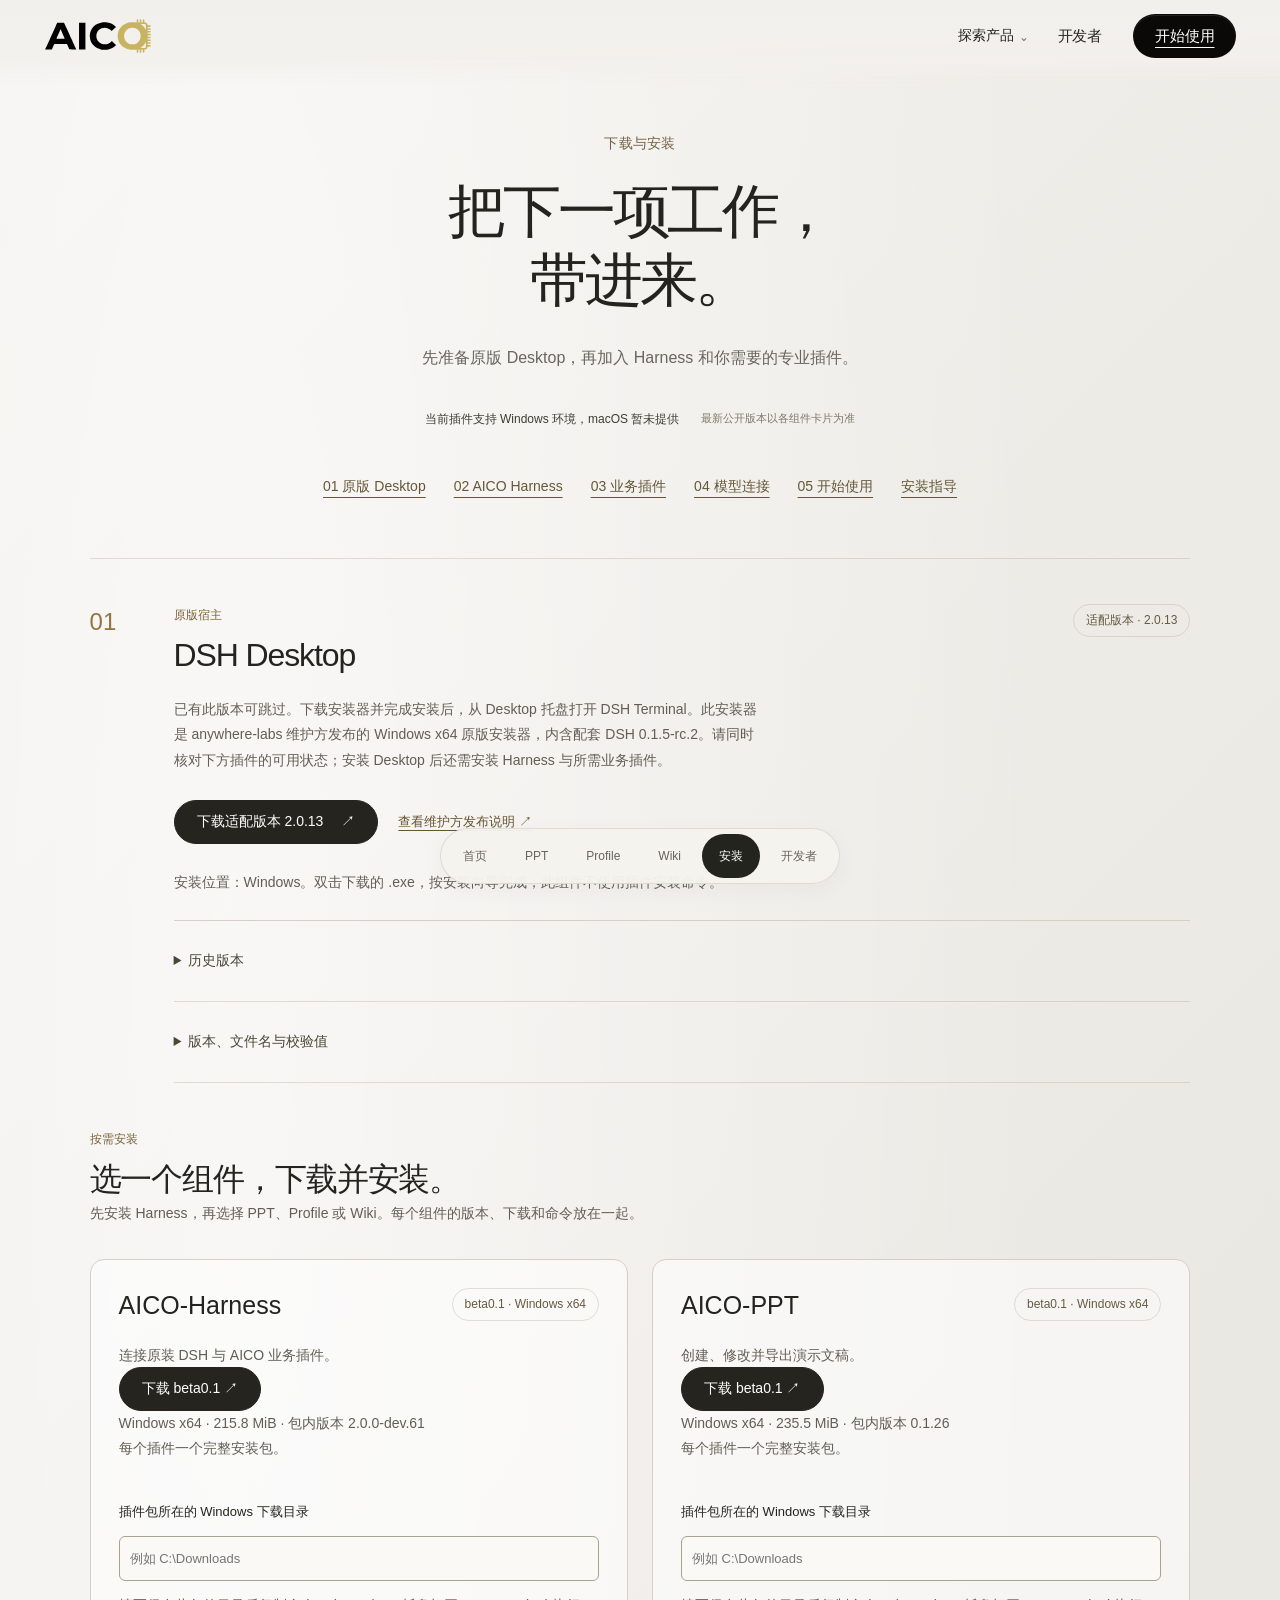
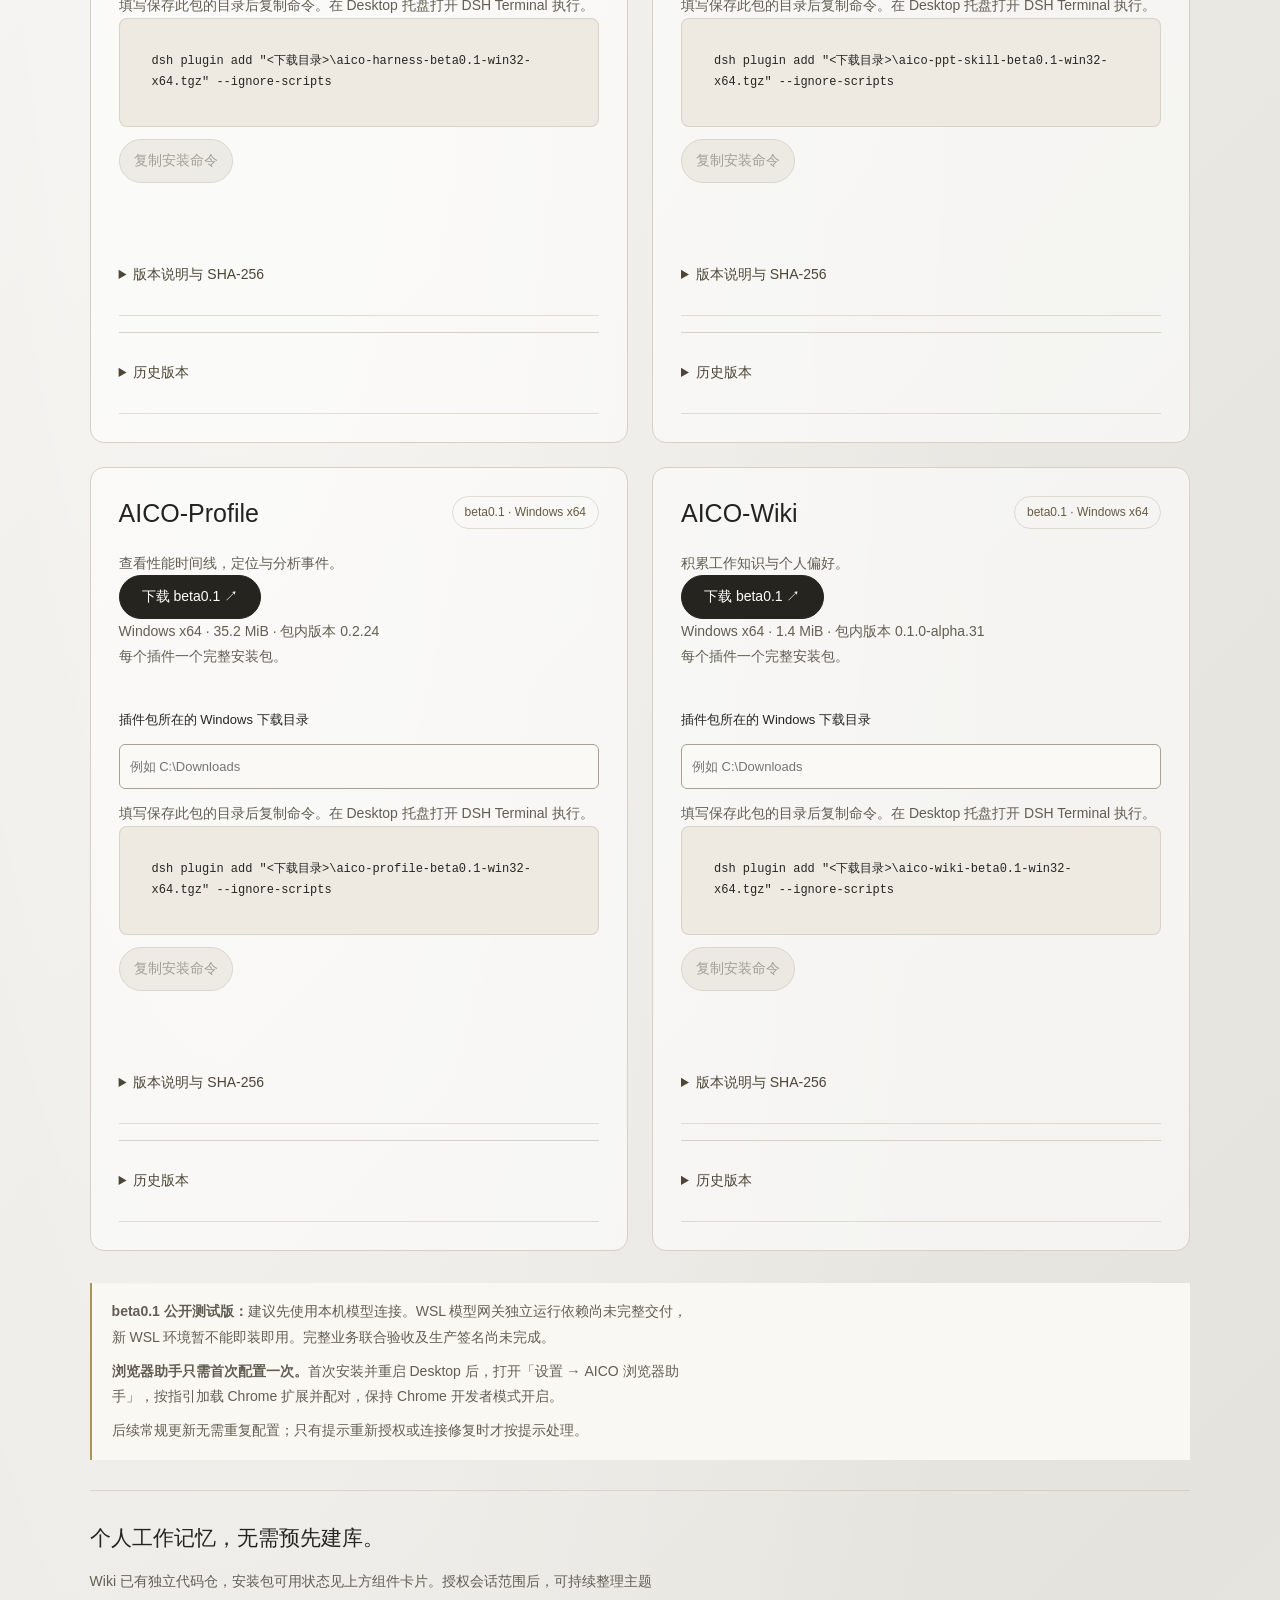
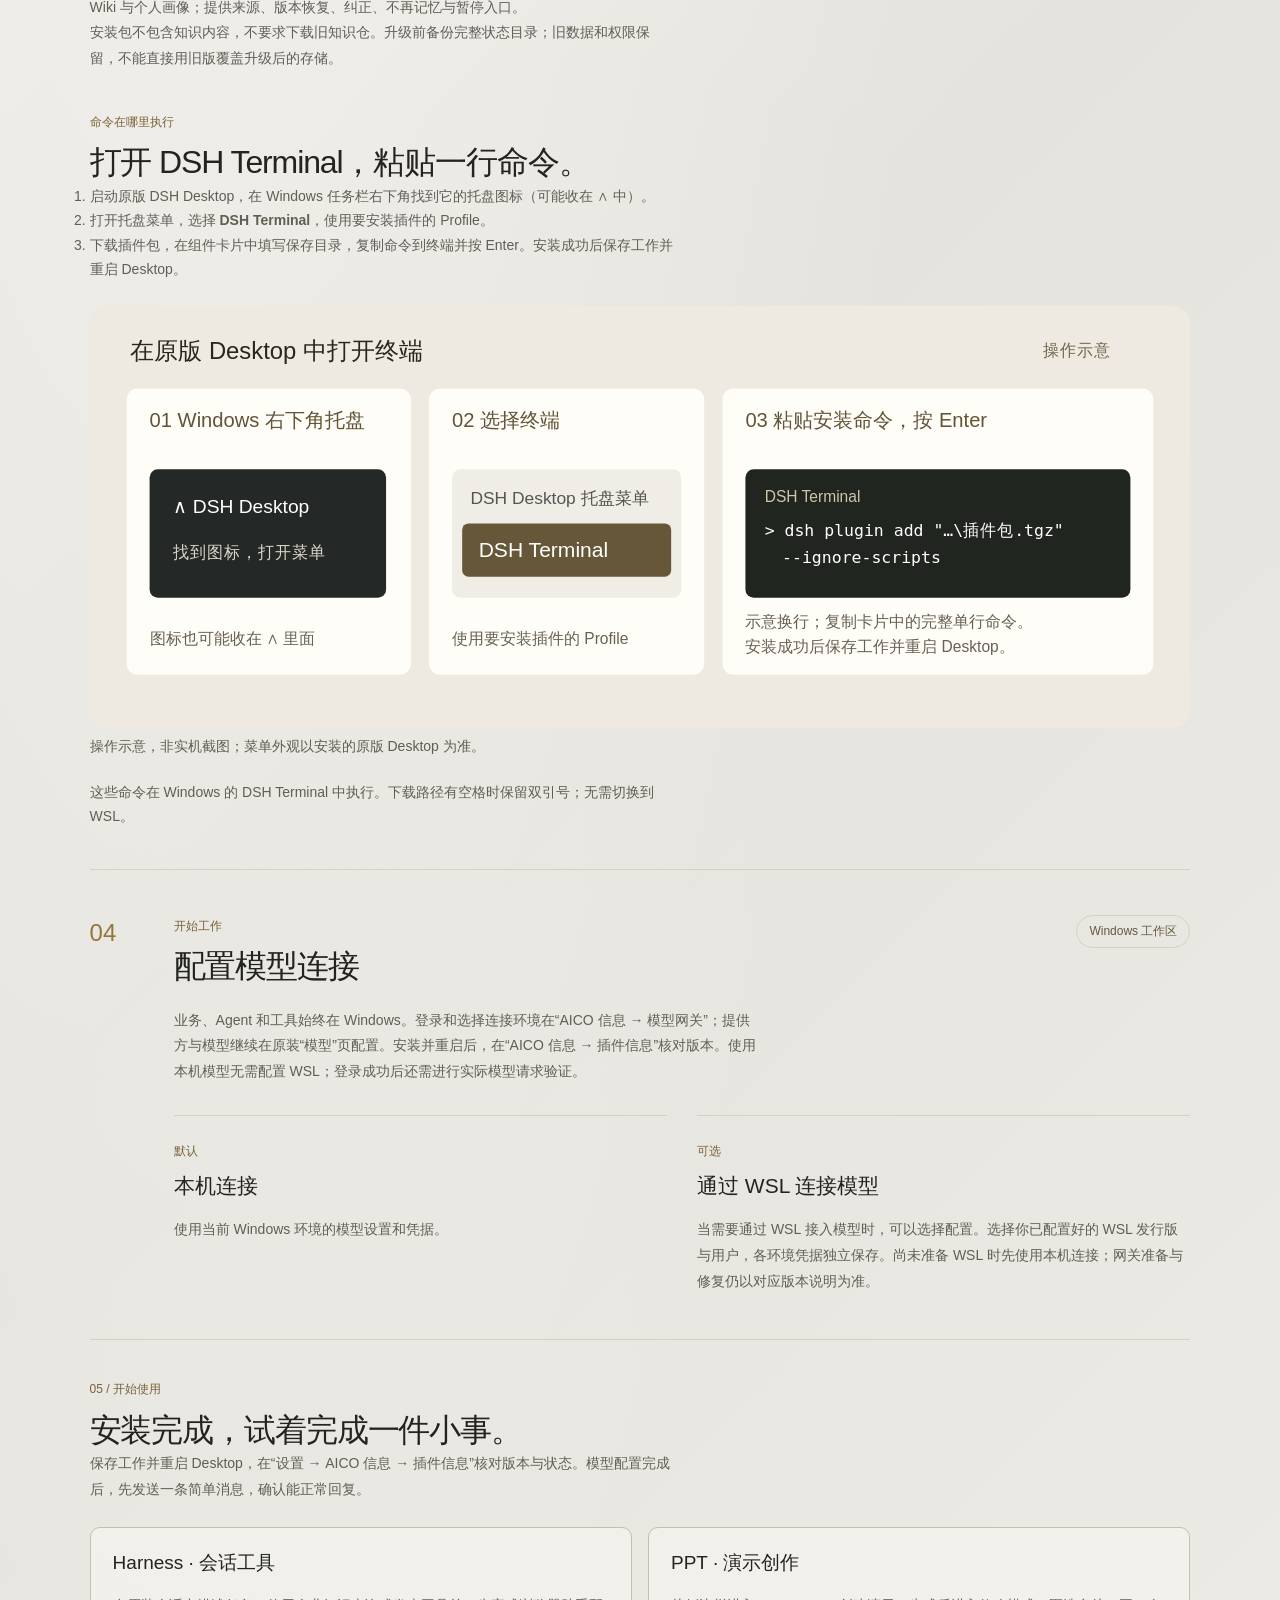
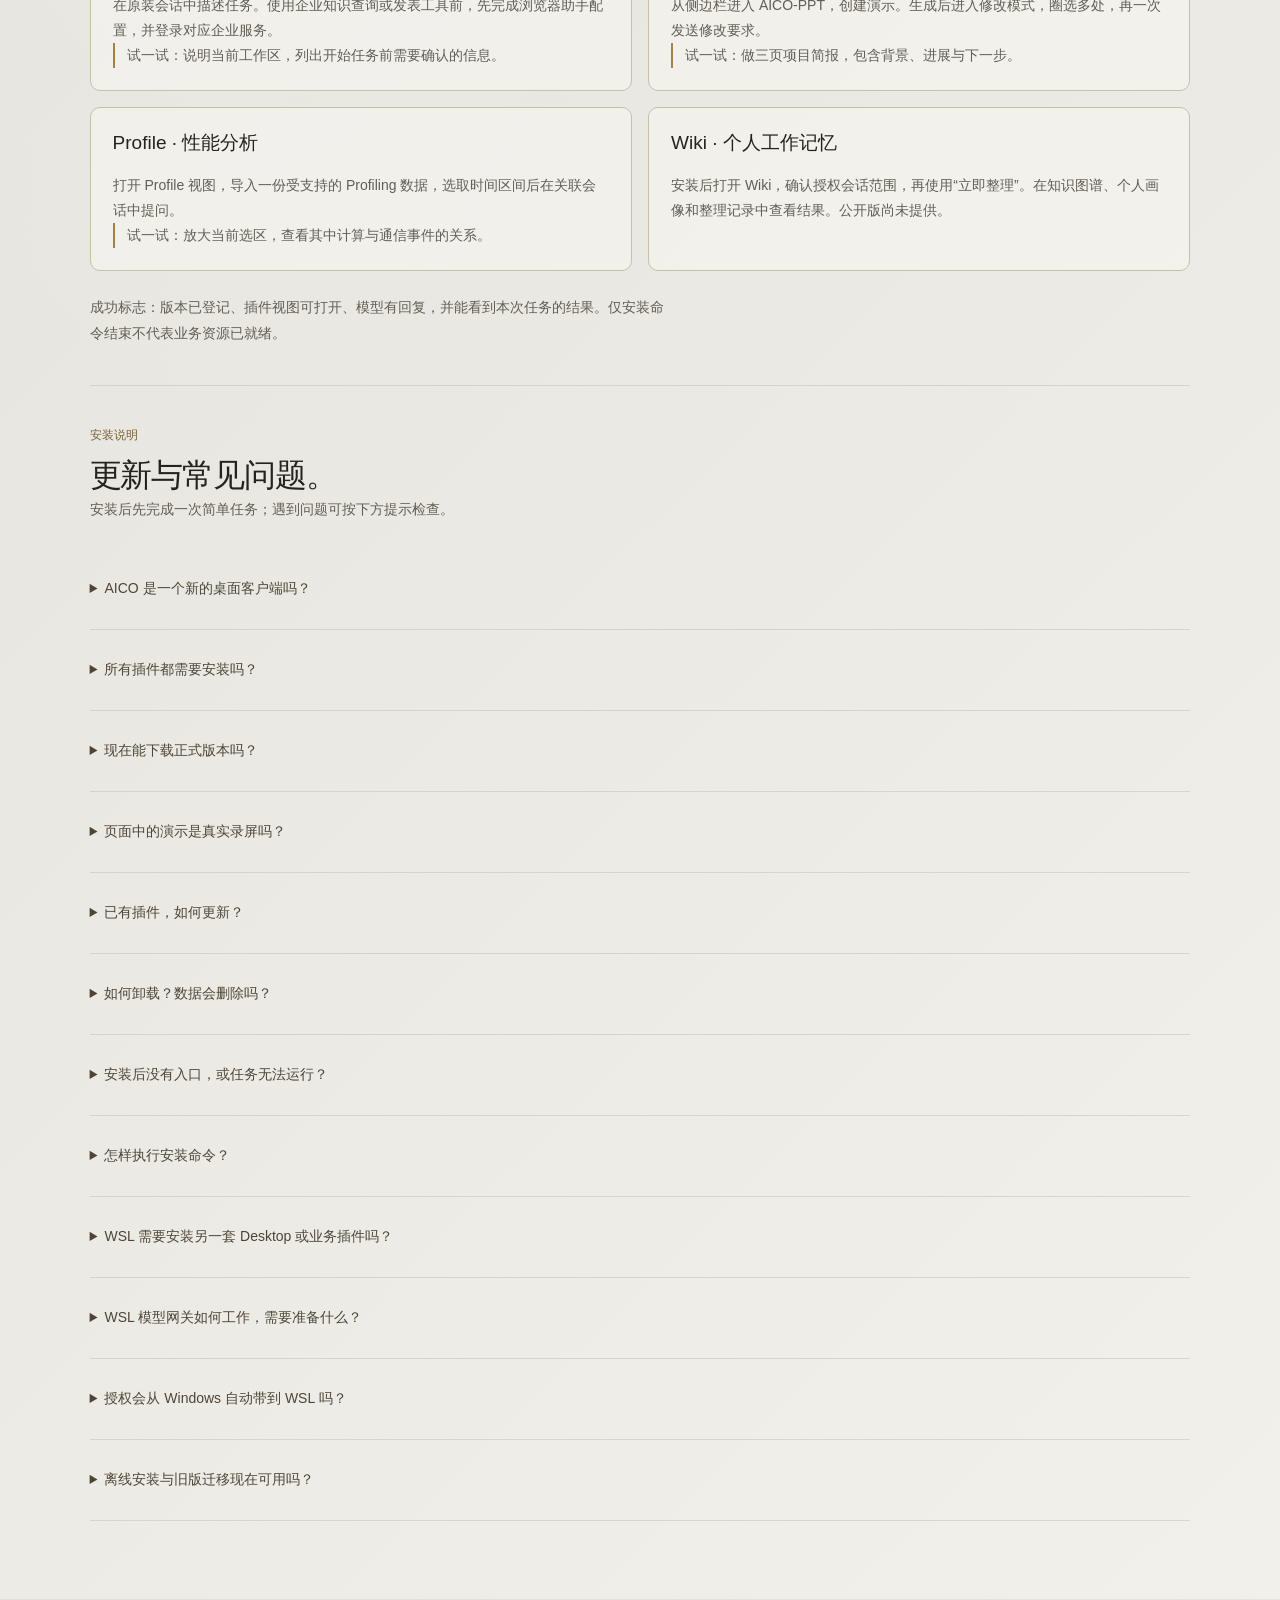
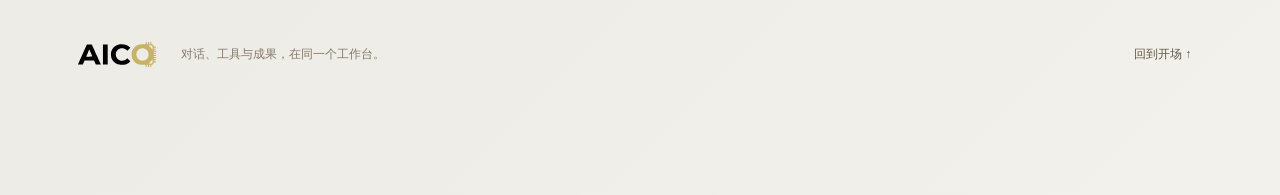
<file: docs/install.html>
<!doctype html><html lang="zh-CN" data-release-mode="manual-beta"><head><meta charset="utf-8"><meta name="viewport" content="width=device-width,initial-scale=1"><title>AICO · 下载与安装</title><meta name="description" content="AICO Windows 组件下载、历史版本、安装命令与首次使用指导。"><style>
    :root {
      --fg:#0d0c0b;
      --fg-soft:rgba(13,12,11,.64);
      --fg-faint:rgba(13,12,11,.42);
      --shade:#f2f0ec;
      --rule:rgba(13,12,11,.16);
      --ease:cubic-bezier(.22,.61,.36,1);
      --pill-bg:#0a0908;
      --pill-fg:#ffffff;
    }

    * { box-sizing:border-box; margin:0; padding:0; }
    html { -webkit-text-size-adjust:100%; }
    body {
      background:var(--shade);
      color:var(--fg);
      font-family:'Inter Tight','Helvetica Neue',Helvetica,Arial,sans-serif;
      font-weight:400;
      -webkit-font-smoothing:antialiased;
      -moz-osx-font-smoothing:grayscale;
      overflow-x:hidden;
    }
    a:focus-visible { outline:2px solid var(--fg); outline-offset:4px; }

    .stage { position:fixed; inset:0; z-index:0; overflow:hidden; background:var(--shade); }
    .stage canvas {
      position:absolute;
      top:50%; left:50%; width:100%; height:100%;
      transform:translate(-50%,-50%) scale(1.02);
      will-change:transform;
    }
    .veil {
      position:absolute; inset:0; pointer-events:none;
      background:
        linear-gradient(to bottom, rgba(242,240,236,.62) 0%, rgba(242,240,236,.12) 22%, rgba(242,240,236,.12) 78%, rgba(242,240,236,.66) 100%),
        radial-gradient(100% 80% at 50% 48%, rgba(242,240,236,0) 0%, rgba(242,240,236,.34) 100%),
        rgba(242,240,236,.20);
    }
    .grain {
      /* A tiny, pre-rasterized texture preserves grain without a live SVG
         turbulence filter or a full-screen blend pass over every video frame. */
      position:absolute; inset:0; opacity:.13; pointer-events:none;
      background-image:url("./assets/story/9cc49e1f761171a9e14a.png");
    }

    .chrome {
      position:fixed; left:0; right:0; top:0; z-index:40;
      display:flex; align-items:center; justify-content:space-between; gap:12px;
      padding:max(14px, calc(env(safe-area-inset-top, 0px) + 12px)) clamp(16px, 3.4vw, 44px) 14px;
      background:linear-gradient(to bottom, rgba(242,240,236,.94) 0%, rgba(242,240,236,.78) 72%, rgba(242,240,236,0) 100%);
    }
    .mark {
      display:flex; align-items:center; gap:9px; font-size:15px;
      letter-spacing:-.012em; color:var(--fg); min-width:0; flex-shrink:1;
    }
    .mark-star { opacity:.85; }
    .nav { display:flex; align-items:center; gap:clamp(14px, 2.4vw, 32px); flex-shrink:0; }
    .nav a:not(.pill) {
      color:var(--fg); text-decoration:none; font-size:14.5px;
      letter-spacing:-.008em; opacity:.88;
      transition:opacity .3s var(--ease);
    }
    .nav a:not(.pill):hover { opacity:1; }
    .pill {
      display:inline-flex; align-items:center; justify-content:center;
      height:40px; padding:0 21px; border-radius:999px;
      background:var(--pill-bg); color:var(--pill-fg);
      font-size:14.5px; font-weight:500; letter-spacing:-.008em;
      text-decoration:none; white-space:nowrap; opacity:1;
      border:1px solid rgba(10,9,8,.12);
      box-shadow:0 1px 0 rgba(255,255,255,.10) inset;
      -webkit-text-fill-color:var(--pill-fg);
      transition:transform .4s var(--ease), background .3s var(--ease), color .3s var(--ease);
    }
    .nav .pill { color:#fff; -webkit-text-fill-color:#fff; }
    .pill:hover, .pill:focus-visible {
      transform:translateY(-2px); background:#000;
      color:#fff; -webkit-text-fill-color:#fff;
    }
    .pill:focus-visible { outline:2px solid var(--fg); outline-offset:2px; }
    .foot {
      position:fixed; bottom:0; left:0; right:0; z-index:40;
      display:flex; justify-content:center; margin-inline:auto;
      padding:14px clamp(16px, 4vw, 24px) max(16px, calc(env(safe-area-inset-bottom, 0px) + 12px));
      font-size:12px; line-height:1.45; letter-spacing:.02em;
      color:var(--fg-faint); text-align:center; pointer-events:none;
      background:linear-gradient(to top, rgba(242,240,236,.92) 0%, rgba(242,240,236,.72) 72%, rgba(242,240,236,0) 100%);
    }
    .meter {
      position:fixed; top:0; left:0; z-index:50; height:2px;
      width:100%; transform:scaleX(0); transform-origin:0 50%;
      background:var(--fg); opacity:.55;
    }

    .panels { position:fixed; inset:0; z-index:20; pointer-events:none; }
    .panel {
      position:absolute; inset:0; display:flex; flex-direction:column;
      align-items:center; justify-content:center; text-align:center;
      padding:max(104px, calc(env(safe-area-inset-top, 0px) + 88px)) clamp(20px, 5vw, 60px) max(96px, calc(env(safe-area-inset-bottom, 0px) + 80px));
      opacity:0; will-change:opacity,transform;
    }
    .eyebrow {
      display:flex; align-items:center; justify-content:center; flex-wrap:wrap;
      gap:6px 12px; font-size:12.5px; letter-spacing:.045em; color:var(--fg-soft);
      margin-bottom:clamp(16px,2vw,22px); max-width:min(46ch, 100%); text-align:center;
    }
    h1 {
      font-weight:400; font-size:clamp(34px, 7.1vw, 104px); line-height:.98;
      letter-spacing:-.036em; max-width:15ch; text-wrap:balance;
    }
    .sub {
      margin-top:clamp(18px,2.2vw,28px); font-size:clamp(15px,1.28vw,19px);
      line-height:1.5; letter-spacing:-.008em; color:var(--fg-soft);
      max-width:min(46ch, 100%); text-wrap:pretty;
    }
    .cta {
      margin-top:clamp(28px,3.4vw,44px); pointer-events:auto; width:100%;
      display:flex; justify-content:center;
    }
    .cta .pill { height:48px; padding:0 27px; font-size:15px; max-width:min(100%, 320px); }

    .boot {
      position:fixed; inset:0; z-index:90; display:flex; flex-direction:column;
      align-items:center; justify-content:center; gap:16px; background:var(--shade);
      transition:opacity .7s var(--ease), visibility .7s;
    }
    .boot.done { opacity:0; visibility:hidden; }
    .boot p { font-size:12.5px; letter-spacing:.05em; color:var(--fg-faint); }
    .bar { width:150px; height:1px; background:var(--rule); overflow:hidden; }
    .bar i {
      display:block; height:100%; width:100%; background:var(--fg);
      transform:scaleX(0); transform-origin:0 50%;
    }
    .track { position:relative; z-index:1; height:560vh; min-height:3200px; }

    @media (max-width:900px) {
      .veil {
        background:
          linear-gradient(to bottom, rgba(242,240,236,.72) 0%, rgba(242,240,236,.18) 24%, rgba(242,240,236,.18) 76%, rgba(242,240,236,.74) 100%),
          radial-gradient(100% 80% at 50% 48%, rgba(242,240,236,0) 0%, rgba(242,240,236,.40) 100%),
          rgba(242,240,236,.24);
      }
    }
    @media (max-width:720px) {
      .nav a:not(.pill) { display:none; }
      .mark { font-size:14px; }
      .nav .pill { height:38px; padding:0 16px; font-size:13.5px; }
      h1 { max-width:12ch; font-size:clamp(30px, 9.8vw, 52px); }
      .sub { font-size:15px; max-width:34ch; }
      .panel { padding:max(92px, calc(env(safe-area-inset-top, 0px) + 76px)) 18px max(88px, calc(env(safe-area-inset-bottom, 0px) + 72px)); }
      .foot { font-size:11px; max-width:34ch; }
    }
    @media (max-width:420px) {
      .mark-star { display:none; }
      .nav .pill { height:36px; padding:0 14px; font-size:13px; }
      h1 { max-width:11ch; font-size:clamp(28px, 10.5vw, 40px); }
      .eyebrow { font-size:11px; letter-spacing:.04em; max-width:28ch; }
      .cta .pill { width:100%; max-width:280px; height:44px; padding:0 20px; font-size:14px; }
    }
    @media (max-height:520px) and (orientation:landscape) {
      .panel { padding:max(72px, calc(env(safe-area-inset-top, 0px) + 56px)) 24px max(64px, calc(env(safe-area-inset-bottom, 0px) + 48px)); }
      h1 { font-size:clamp(28px, 8vh, 44px); }
      .sub { margin-top:12px; font-size:14px; }
      .cta { margin-top:16px; }
    }
    /* Final act: original copy on the left, assembled identity on the right. */
    .veil{opacity:.72;}
    .mark{display:flex;align-items:center;min-height:44px;flex-shrink:0;}
    .brand-wordmark{display:block;width:108px;height:auto;}
    @media(max-width:720px){.brand-wordmark{width:90px;}}
    @media(min-width:760px){
      .panel:last-child{right:50%;padding-left:clamp(24px,4vw,64px);padding-right:12px;}
      .panel:last-child h1{font-size:clamp(34px,4.5vw,80px);max-width:16ch;}
      .panel:last-child .sub{max-width:40ch;}
    }
    @media(max-width:759px){
      .panel:last-child{justify-content:flex-start;padding-top:max(108px,17vh);}
      .panel:last-child h1{font-size:clamp(30px,7.4vw,52px);max-width:100%;}
      .panel:last-child .sub{max-width:36ch;}
    }
    @media(max-height:520px) and (orientation:landscape){
      .panel:last-child{padding-top:72px;padding-bottom:64px;}
      .panel:last-child h1{font-size:clamp(26px,7vh,38px);}
      .panel:last-child .eyebrow{margin-bottom:12px;}
      .panel:last-child .sub{font-size:13px;}
    }
    @media(prefers-reduced-motion:reduce){.pill,.nav a,.boot{transition:none;}}
  /* Product story: all selectors scoped away from the preserved opening. */
html{scroll-behavior:smooth;scroll-padding-top:100px}body{font-family:'Inter Tight','PingFang SC','Microsoft YaHei',sans-serif}button{font:inherit}a,button,summary{touch-action:manipulation}button:focus-visible,summary:focus-visible{outline:2px solid #80612e;outline-offset:5px}button{cursor:pointer}.stage canvas{will-change:auto}.panels{pointer-events:none}.skip-story{position:fixed;left:24px;top:-80px;z-index:100;padding:14px;background:#fff;color:#161612}.skip-story:focus{top:14px}.chrome{background:linear-gradient(#f2f0ec 20%,#f2f0ece8 70%,#f2f0ec00);padding-bottom:26px}.chrome .mark a{display:flex}.nav .product-nav{display:inline-flex!important}.chapter-dock{position:fixed;z-index:45;left:50%;bottom:20px;transform:translateX(-50%);display:flex;align-items:center;gap:4px;padding:5px;border:1px solid #a9a69d50;border-radius:40px;background:#f5f3eef5;box-shadow:0 6px 24px #29261e0a;opacity:0;visibility:hidden}.chapter-dock.is-visible{opacity:1;visibility:visible}.chapter-dock a{color:#67645e;text-decoration:none;padding:11px 17px;border-radius:24px;font-size:12px;white-space:nowrap}.chapter-dock a[aria-current]{background:#24241f;color:#fff}.chapter-dock a:hover{background:#dedbd2;color:#25241f}
#product-story{position:relative;z-index:2;color:#24241f}.story-chapter{position:relative;height:175vh;min-height:1120px;scroll-margin-top:0}.story-sticky{position:sticky;top:0;height:100vh;min-height:660px;max-width:1600px;margin:auto;padding:clamp(104px,15vh,160px) 6vw 100px;display:grid;grid-template-columns:36% 59%;gap:5%;align-items:start}.story-copy{position:relative;z-index:4;padding-top:12px}.product-name{font-size:14px;color:#746346;letter-spacing:.015em;margin:0 0 24px}.story-copy h2,.install-heading h2{font-weight:400;font-size:clamp(36px,3.9vw,66px);letter-spacing:-.055em;line-height:1.24;margin:0 0 24px;text-wrap:balance}.story-lead{font-size:clamp(15px,1.25vw,19px);line-height:1.85;color:#68665e;max-width:31em}.story-steps{display:flex;gap:10px;margin-top:32px;flex-wrap:wrap}.story-steps button{border:0;border-bottom:1px solid #b5b0a2;background:transparent;color:#77736a;padding:10px 9px;font-size:14px;min-height:44px}.story-steps button[aria-pressed=true]{color:#25241e;border-bottom:2px solid #a38444}.step-caption{font-size:13px;color:#767064;line-height:1.7;margin-top:15px;min-height:44px;max-width:29em}.chapter-baseline{position:absolute;bottom:90px;left:6vw;right:6vw;display:flex;justify-content:space-between;font-size:12px;color:#747067;gap:24px}.chapter-baseline a{color:#555247;text-decoration:none;padding:10px 0}.chapter-baseline>span{padding:10px 0}.demo{position:relative;min-width:0;align-self:center}.demo-label,.demo-footnote,.scene-disclaimer{color:#777269;font-size:11px;line-height:1.6}.demo-footnote{padding:13px 18px;border-top:1px solid #dedad050}.window-top{display:flex;justify-content:space-between;gap:12px;align-items:center;height:46px;padding:0 20px;font-size:12px;color:#625d53;border-bottom:1px solid #ddd8ce}.window-dots{font-size:9px;color:#c5bfb2;letter-spacing:4px}.workbench-demo{background:#faf9f6;border:1px solid #ffffff;border-radius:14px;box-shadow:0 30px 65px -35px #4c463b55,0 1px 4px #6b604012;overflow:hidden;transform-origin:80% 70%}.workbench-body{display:grid;grid-template-columns:24% 76%;min-height:350px}.workspace-rail{display:flex;flex-direction:column;gap:19px;background:#e9e6df65;padding:26px 16px;font-size:11px;color:#817c70;border-right:1px solid #e6e1d6}.workspace-rail img{width:65px;height:auto;margin-bottom:13px}.workspace-rail b{font-weight:500;color:#50462f}.workspace-rail small{margin-top:auto;font-size:10px;line-height:1.8}.conversation-pane{padding:25px 25px 20px;position:relative}.micro-label{font-size:10px;color:#898170}.question-bubble{background:#ebe6d9;padding:16px;border-radius:12px 12px 3px 12px;font-size:13px;line-height:1.8;margin:12px 0 22px}.assistant-line{display:flex;gap:12px;align-items:flex-start;font-size:12px;line-height:1.85;color:#686255}.assistant-line i{width:7px;height:7px;background:#a98c4c;border-radius:50%;margin-top:8px;flex-shrink:0}.tool-tickets{display:flex;gap:8px;margin:21px 0}.tool-tickets>span{font-size:14px;background:#fff;border:1px solid #e7e2d7;padding:13px 11px;border-radius:6px;flex:1}.tool-tickets small{display:block;font-size:9px;color:#817969;margin-top:6px}.work-result{display:flex;align-items:center;gap:12px;padding:14px 0;font-size:12px;border-top:1px solid #e8e2d8}.work-result b{font-weight:500}.work-result p{font-size:10px;line-height:1.8;color:#847c6b;margin-top:4px}.file-icon{font-size:28px;color:#9c8249}.result-check{margin-left:auto;color:#9c8249}.composer{display:flex;justify-content:space-between;border:1px solid #ddd8cc;border-radius:20px;padding:12px 15px;font-size:10px;color:#989183;margin-top:16px}.composer span{color:#4e473b}.harness-chapter[data-phase="1"] .tool-tickets{outline:1px solid #bca56b;outline-offset:5px}.harness-chapter[data-phase="2"] .work-result{background:#f0ecdf}
.ppt-chapter .story-sticky,.wiki-chapter .story-sticky{grid-template-columns:59% 36%}.ppt-chapter .story-copy,.wiki-chapter .story-copy{grid-column:2;grid-row:1}.ppt-chapter .demo,.wiki-chapter .demo{grid-column:1;grid-row:1}.deck-scene{height:410px;perspective:1500px;margin-top:10px}.deck-sheet{position:absolute;background:#fbfaf7;border:1px solid #fff;box-shadow:0 24px 50px -30px #4a443f70;border-radius:4px;width:88%;height:330px;top:15px;left:4%;padding:30px;overflow:hidden}.deck-back{transform:translate(-15px,-26px) rotate(-7deg);background:#e1dac8}.deck-middle{transform:translate(18px,-14px) rotate(4deg);background:#e9e4d9}.deck-back h3,.deck-middle h3{font-size:26px;font-weight:400;line-height:1.4;margin-top:28px}.deck-sheet small{font-size:10px}.outline-lines{display:flex;gap:14px;margin-top:20px;font-size:10px}.deck-bars{display:flex;align-items:flex-end;gap:14px;height:140px}.deck-bars i{width:35px;height:40%;background:#a88c55}.deck-bars i:nth-child(2){height:65%}.deck-bars i:nth-child(3){height:80%}.deck-bars i:nth-child(4){height:100%}.slide-meta,.slide-bottom{display:flex;justify-content:space-between;font-size:9px;color:#8a806b}.deck-front h3{position:relative;z-index:2;font-size:clamp(22px,2.6vw,39px);font-weight:400;line-height:1.4;letter-spacing:-.04em;margin:34px 0 14px}.deck-front>p{font-size:10px;color:#857e6d;position:relative;z-index:2;width:60%;line-height:1.8}.slide-bottom{position:absolute;bottom:24px;left:30px;right:30px}.slide-sculpture{position:absolute;right:24px;top:80px;width:145px;height:190px}.slide-sculpture i{position:absolute;width:115px;height:115px;border-radius:50%;border:24px solid #c6b78f;transform:rotateX(25deg) rotateY(-30deg);box-shadow:inset 7px 6px 8px #76633822,8px 12px 16px #4b412521}.slide-sculpture i:nth-child(2){top:44px;left:12px;border-color:#d5c9aa}.slide-sculpture i:nth-child(3){top:86px;left:24px;border-color:#e3d9c0}.edit-note{position:absolute;bottom:15px;right:0;width:260px;padding:18px 22px;background:#2a2b26;color:#f8f6ee;box-shadow:0 16px 30px #24241415;border-radius:9px;font-size:12px;z-index:4}.edit-note span{font-size:10px;color:#d5c29a}.edit-note p{line-height:1.8;margin-top:7px}.edit-selection{position:absolute;left:23px;top:85px;width:67%;height:115px;border:1px solid #b69a59;opacity:0}.ppt-chapter[data-phase="1"] .edit-selection{opacity:1}.scene-disclaimer{position:absolute;bottom:-28px;left:10px}.ppt-chapter[data-phase="2"] .deck-front h3{color:#55482d}
.trace-demo{background:#22272d;color:#f2f0e8;border-radius:12px;box-shadow:0 30px 65px -35px #10151d80;border:1px solid #3a3e43;padding:0 22px 18px;overflow:hidden}.trace-toolbar{height:54px;display:flex;justify-content:space-between;align-items:center;border-bottom:1px solid #ffffff13;font-size:12px}.trace-toolbar>span:last-child{font-size:10px;color:#a0a3a4}.trace-toolbar i{display:inline-block;width:6px;height:6px;border-radius:50%;background:#c2a76b;margin-right:8px}.trace-ruler{display:flex;justify-content:space-between;margin:23px 0 18px 100px;color:#8d969c;font-size:9px}.trace-tracks{position:relative;padding:7px 0 25px}.trace-row{display:grid;grid-template-columns:100px 1fr;align-items:center;height:40px;font-size:10px;color:#a6adb2}.trace-row>div{height:30px;position:relative;background:repeating-linear-gradient(90deg,transparent 0,transparent calc(25% - 1px),#ffffff08 calc(25% - 1px),#ffffff08 25%)}.trace-row i{position:absolute;left:var(--at);width:var(--span);height:17px;top:6px;border-radius:2px;background:#a99364}.trace-row:nth-child(2) i{background:#729795}.trace-row:nth-child(3) i{background:#8e92a9}.trace-row:nth-child(4) i{background:#b4b1a6}.trace-selection{position:absolute;left:44%;top:0;width:23%;height:174px;background:#dac18d13;border:1px solid #d2b77b;transform-origin:center;opacity:.15}.trace-selection span{position:absolute;top:-15px;background:#d2b77b;color:#252923;padding:4px 7px;font-size:9px}.trace-evidence{display:grid;grid-template-columns:1fr 1fr;gap:18px;border-top:1px solid #ffffff16;padding:25px 0 20px}.trace-evidence h3{font-size:21px;font-weight:400;line-height:1.5;margin-top:12px}.trace-evidence p{font-size:11px;color:#c0c3c3;line-height:1.9;align-self:center}.trace-evidence p span{display:block;color:#8f969b;font-size:10px;margin-top:12px}.trace-footer{display:flex;gap:22px;color:#929b9e;font-size:10px;border-top:1px solid #ffffff16;padding-top:16px}.trace-demo .micro-label{color:#b7a783}.profile-chapter[data-phase="1"] .trace-selection,.profile-chapter[data-phase="2"] .trace-selection{opacity:1}.profile-chapter[data-phase="2"] .trace-evidence{border-top-color:#b7a783}
.status-tag{font-size:10px;border:1px solid #bbb19d;border-radius:20px;padding:3px 8px;margin-left:6px;vertical-align:middle}.knowledge-scene{height:420px;margin-top:10px;perspective:1600px}.source-page{position:absolute;width:45%;padding:25px;background:#e7e1d4;border:1px solid #f9f7f0;box-shadow:0 24px 40px -30px #4b453e70;border-radius:5px}.source-page>span{font-size:10px;color:#80745c}.source-page h3{font-size:15px;font-weight:500;margin:18px 0 12px}.source-page p{font-size:11px;line-height:1.8;color:#756b58}.source-page i{display:block;width:80%;height:3px;background:#c9c1af;margin-top:13px}.source-page i:last-child{width:50%}.source-one{top:12px;left:0;transform:rotate(-9deg)}.source-two{bottom:32px;right:0;transform:rotate(8deg);background:#e9e7df}.knowledge-page{position:absolute;left:20%;top:30px;width:67%;background:#fcfbf8;box-shadow:0 30px 50px -25px #4c46354a;border:1px solid #fff;padding:28px;border-radius:5px}.knowledge-head{display:flex;justify-content:space-between;align-items:center;font-size:10px;color:#8c8068}.review-badge{border:1px solid #cfbd94;border-radius:20px;padding:4px 9px;color:#88703e}.knowledge-page h3{font-size:25px;line-height:1.5;font-weight:400;letter-spacing:-.03em;margin:26px 0 16px}.knowledge-page>p{font-size:12px;line-height:1.9;color:#7b7261}.knowledge-page blockquote{font-size:14px;line-height:1.8;border-left:2px solid #c6b484;padding-left:15px;margin:24px 0;color:#73613e}.reference-chips{display:flex;gap:8px}.reference-chips span{font-size:10px;padding:6px 9px;background:#efebe1;border-radius:3px}.review-line{font-size:10px;line-height:1.7;color:#857b64;margin-top:18px}.wiki-chapter[data-phase="2"] .review-badge{background:#e9e1cd}
.install-section{position:relative;min-height:110vh;padding:260px 7vw 120px;max-width:1500px;margin:auto}.install-heading{text-align:center}.install-heading .story-lead{margin:auto}.install-heading h2{font-size:clamp(40px,4.5vw,72px)}.platform-line{display:flex;justify-content:center;gap:22px;flex-wrap:wrap;color:#82796a;font-size:12px;margin:38px 0}.platform-line span:first-child{color:#3d3d32}.platform-line span:last-child{font-size:11px}.install-steps{display:grid;grid-template-columns:repeat(3,1fr);gap:35px;list-style:none;border-top:1px solid #b6ad9855;padding-top:35px}.install-number{font-size:13px;color:#9b814b}.install-steps h3{font-size:22px;font-weight:400;letter-spacing:-.03em;margin:18px 0}.install-steps p{font-size:14px;line-height:1.9;color:#756e60}.install-steps details{margin-top:18px}.install-steps summary{font-size:12px;color:#655738;cursor:pointer;min-height:44px;padding:10px 0}.install-steps details p{font-size:12px;padding-bottom:18px}.install-actions{display:flex;gap:25px;align-items:center;justify-content:center;margin-top:42px}.install-actions .pill{height:48px;padding:0 30px}.quiet-link{font-size:14px;color:#625a4b;text-underline-offset:5px}.release-caution{font-size:11px;color:#8a806f;line-height:1.8;text-align:center;margin-top:20px}.story-footer{display:flex;align-items:center;gap:24px;flex-wrap:wrap;padding:34px 6vw 110px;border-top:1px solid #b6ad9833;font-size:12px;color:#847a69}.story-footer img{width:80px;height:auto}.story-footer a{color:#625948;margin-left:auto;text-decoration:none;padding:12px}.story-footer>span{font-size:10px}.no-script-note{padding:100px 6vw 20px}.story-chapter,.install-section{scroll-margin-top:0}
/* Chapters already reserve header space; anchor offsets must not push the whole scene down. */
html{scroll-padding-top:0}#product-story{overflow-x:clip}
.chapter-fracture{position:fixed;inset:0;width:100%;height:100%;pointer-events:none;z-index:5}
.chapter-identity{position:relative;min-height:68px;margin-bottom:20px!important;display:flex;align-items:center;gap:8px}
.chapter-identity img{display:block;width:auto;max-width:100%;height:78px;object-fit:contain;object-position:left center;filter:drop-shadow(0 3px 2px #65583c26)}
.chapter-identity .status-tag{position:absolute;top:-13px;left:0;font-size:9px;padding:2px 6px}
@media(max-width:759px){.chapter-identity{min-height:56px}.chapter-identity img{max-width:100%;height:58px}.story-copy h2{margin-top:5px}}
@media(prefers-reduced-motion:reduce){.chapter-fracture{visibility:hidden}.chapter-identity img{opacity:1!important}}
@media(min-width:760px){.workbench-demo .question-bubble{margin-bottom:14px;padding:12px}.workbench-demo .tool-tickets{margin:14px 0}.workbench-demo .conversation-pane{padding-top:18px;padding-bottom:14px}.workbench-demo .composer{margin-top:8px}.workbench-demo .work-result{padding:10px 0}}
@media(min-width:1600px){.story-sticky{padding-left:90px;padding-right:90px}.chapter-baseline{left:90px;right:90px}}
@media(max-width:1050px){.story-sticky{padding-left:4vw;padding-right:4vw;grid-template-columns:37% 59%;gap:4%}.story-copy h2{font-size:35px}.story-lead{font-size:14px}.story-steps{margin-top:20px}.workspace-rail{padding:20px 10px;font-size:10px}.conversation-pane{padding:18px}.deck-sheet{padding:22px}.slide-sculpture{right:5px;transform:scale(.8);transform-origin:right}.trace-demo{padding-inline:16px}.trace-row{grid-template-columns:80px 1fr;font-size:8px}.trace-ruler{margin-left:80px}.knowledge-page{padding:24px}.knowledge-page h3{font-size:21px}.chapter-baseline{left:4vw;right:4vw}}
@media(max-width:759px){.chrome .nav a:not(.pill){display:none!important}.chrome .nav .pill{font-size:12px;height:36px}.story-chapter{height:auto;min-height:0;padding:65px 0 100px}.story-sticky{display:flex;flex-direction:column;position:relative;height:auto;min-height:0;padding:50px 22px 80px;gap:40px}.story-copy{width:100%;padding:0}.story-copy h2{font-size:clamp(30px,7.6vw,44px);line-height:1.3}.story-lead{font-size:15px;max-width:32em}.product-name{margin-bottom:18px}.story-steps{margin-top:18px}.step-caption{min-height:0}.demo{width:100%;transform:none!important;opacity:1!important}.workbench-body{grid-template-columns:1fr;min-height:0}.workspace-rail{display:none}.conversation-pane{padding:22px}.window-top{padding:0 16px}.window-dots{display:none}.question-bubble{font-size:12px}.tool-tickets{gap:6px}.chapter-baseline{bottom:0;left:22px;right:22px;font-size:10px;gap:12px}.chapter-baseline>span{max-width:50%}.deck-scene{height:340px;margin-top:8px}.deck-sheet{height:270px;width:91%;padding:22px;left:3%}.deck-front h3{font-size:25px;margin-top:27px}.deck-front>p{font-size:9px;width:62%}.slide-sculpture{transform:scale(.63);top:65px;right:4px}.slide-bottom{left:22px;right:22px;bottom:20px;font-size:8px}.edit-note{width:210px;bottom:0;padding:14px 17px;font-size:11px}.scene-disclaimer{font-size:10px;bottom:-24px}.trace-demo{padding:0 14px 16px}.trace-row{grid-template-columns:76px 1fr}.trace-ruler{margin-left:76px}.trace-evidence{grid-template-columns:1fr;gap:10px}.trace-evidence h3{font-size:22px}.trace-evidence p{font-size:12px}.trace-toolbar>span:last-child{font-size:8px}.knowledge-scene{height:420px}.source-page{width:53%;padding:18px}.source-page h3{font-size:12px}.knowledge-page{left:13%;width:82%;padding:23px}.knowledge-page h3{font-size:23px}.knowledge-page>p{font-size:12px}.install-section{min-height:0;padding:190px 24px 80px}.install-heading h2{font-size:40px}.install-heading .story-lead{font-size:15px}.platform-line{gap:13px;font-size:12px;line-height:1.8}.platform-line span:last-child{flex-basis:100%;text-align:center}.install-steps{grid-template-columns:1fr;gap:28px;padding-top:28px}.install-steps li+li{border-top:1px solid #b6ad9833;padding-top:28px}.install-steps h3{font-size:23px}.install-actions{flex-direction:column;gap:24px}.story-footer{padding:28px 24px 95px;gap:18px}.story-footer p{flex-basis:70%;font-size:11px}.story-footer a{margin-left:0}.chapter-dock{bottom:12px;gap:0;max-width:calc(100vw - 20px)}.chapter-dock a{padding:12px 11px;font-size:11px}.foot{font-size:10px}}
@media(max-height:650px) and (min-width:760px){.story-sticky{min-height:650px;position:relative}.story-chapter{height:auto;min-height:750px}.story-copy h2{font-size:36px}}
@media(prefers-reduced-motion:reduce){html{scroll-behavior:auto}.story-chapter{height:auto;min-height:0}.story-sticky{position:relative;min-height:740px}.demo,.deck-sheet,.source-page,.knowledge-page{transform:none!important;opacity:1!important}.story-chapter .step-caption{min-height:44px}.trace-selection{opacity:1}.panels .panel{transform:none!important}.chapter-dock{transition:none}}

/* Preserve the film's baked side lighting and contact shadows. The original
   three white overlays obscured those details, especially on white stone.
   Static alpha only: no additional per-frame filter or shadow pass. */
.stage .veil{background:linear-gradient(to bottom,rgba(242,240,236,.22),rgba(242,240,236,.025) 22%,rgba(242,240,236,.025) 78%,rgba(242,240,236,.18))}
.stage .grain{opacity:.045}
/* Product chapters use document flow, never a pinned scroll timeline. */
.story-chapter{height:auto;min-height:0;padding:0}
.story-chapter .story-sticky{position:relative;top:auto;height:auto;min-height:0;padding-top:110px;padding-bottom:90px;row-gap:48px}
.story-chapter .chapter-baseline{position:static;grid-column:1/-1;width:100%;margin-top:12px}
.story-steps::before{content:'点击切换演示';flex-basis:100%;font-size:12px;color:#655f53;margin-bottom:2px}
.story-steps button{border:1px solid #b5b0a2;border-radius:8px;background:#ffffff45;color:#504c43;padding:10px 18px;cursor:pointer}
.story-steps button[aria-pressed=true]{border:1px solid #63563b;background:#63563b;color:#fff}
.story-steps button:hover{background:#e6dfce;color:#29271f}
.story-steps button:focus-visible{outline:2px solid #63563b;outline-offset:4px}
.chapter-identity{transition:opacity 180ms ease-out}
.chapter-identity.is-past{opacity:0}
.chapter-identity:focus-within{opacity:1}
.chapter-identity .chapter-wordmark{min-width:0;max-width:calc(100% - 56px);flex:0 1 auto}
.chapter-identity .chapter-wordmark:only-child{max-width:100%}
.repository-link{display:inline-flex;align-items:center;justify-content:center;flex:0 0 44px;width:44px;height:44px;border-radius:10px;touch-action:manipulation;text-decoration:none}
.chapter-identity .repository-link img{width:28px;height:28px;max-width:none;filter:none}
/* Optical alignment: baked black lettering sits below the wordmark image's
   geometric centre (Harness/PPT ~10%, Profile ~9% of its rendered height). */
.chapter-identity .repository-link{transform:translateY(8px)}
#profile .chapter-identity .repository-link{transform:translateY(7px)}
@media(max-width:759px){.chapter-identity .repository-link{transform:translateY(6px)}#profile .chapter-identity .repository-link{transform:translateY(5px)}}
.repository-link:focus-visible{outline:2px solid #9b782f;outline-offset:3px;background:#fff6}
.repository-link:active{background:#fff8}
@media(hover:hover) and (pointer:fine){.repository-link:hover{background:#fff6}}
.install-section{min-height:0;padding-top:100px}
.chapter-dock a{display:inline-flex;align-items:center;justify-content:center;min-height:44px}
.chapter-dock a:focus-visible{outline:2px solid #80612e;outline-offset:1px}
@media(max-width:759px){.chapter-dock a{padding:10px 8px}.chapter-dock{max-width:calc(100vw - 16px);gap:0}}
@media(max-width:759px){.story-chapter .story-sticky{padding:75px 22px 45px;gap:36px}.chapter-baseline{margin-top:24px}.install-section{padding-top:80px}}
@media(prefers-reduced-motion:reduce){.chapter-identity{transition:none}.chapter-identity.is-past{opacity:1}}

/* Same-page installation catalog, scoped to preserve the approved opening. */
.download-route{display:flex;flex-wrap:wrap;justify-content:center;gap:12px 28px;margin:35px 0 50px}
.download-route a{color:#655738;font-size:14px;padding:12px 0;text-underline-offset:6px}
.integrated-downloads{--download-line:#b6ad9860;color:#24241f}
.integrated-downloads [id]{scroll-margin-top:100px}
.integrated-downloads .install-stage{display:grid;grid-template-columns:60px minmax(0,1fr);gap:24px;padding:45px 0;border-top:1px solid var(--download-line)}
.integrated-downloads .stage-index{font-size:24px;font-weight:400;color:#94763b;padding-top:4px}
.integrated-downloads .stage-head{display:flex;align-items:start;justify-content:space-between;gap:20px;margin-bottom:20px}
.integrated-downloads h2{font-size:clamp(25px,2.5vw,36px);font-weight:400;letter-spacing:-.035em;line-height:1.3;margin:0}
.integrated-downloads h3{font-size:21px;font-weight:400;line-height:1.4;margin:8px 0 16px}
.integrated-downloads p,.integrated-downloads li{font-size:14px;line-height:1.85;color:#625e54;max-width:75ch;overflow-wrap:anywhere}
.integrated-downloads .kicker{font-size:12px;color:#796237;margin:0 0 9px}
.integrated-downloads .tag{display:inline-block;border:1px solid var(--download-line);border-radius:20px;padding:6px 12px;font-size:12px;line-height:1.6;color:#665a42;flex-shrink:0;max-width:100%}
.integrated-downloads .stage-actions{display:flex;align-items:center;gap:20px;flex-wrap:wrap;margin:26px 0}
.integrated-downloads .button,.integrated-downloads button{display:inline-flex;align-items:center;justify-content:center;gap:18px;background:#25241e;color:#fff;border:1px solid #25241e;border-radius:26px;min-height:44px;padding:11px 22px;font:inherit;font-size:14px;text-decoration:none;cursor:pointer}
.integrated-downloads .button[aria-disabled=true],.integrated-downloads button:disabled{background:#e6e2d8;color:#6c6557;border-color:#c9c1af;cursor:default;pointer-events:none}
.integrated-downloads a{color:#655332;text-underline-offset:4px;overflow-wrap:anywhere}
.integrated-downloads a.button{color:white}
.integrated-downloads a.button[aria-disabled=true]{color:#6c6557}
.integrated-downloads .text-link,.integrated-downloads .stage-note{font-size:13px}
.integrated-downloads .stage-blocked{padding:18px 22px;margin:24px 0;border-left:2px solid #ad925a;background:#eee9dc80;color:#615845;font-size:13px;line-height:1.8}
.integrated-downloads [data-status=ready] .stage-blocked{display:none}
.integrated-downloads details{border-bottom:1px solid var(--download-line);padding:18px 0}
.integrated-downloads summary{cursor:pointer;min-height:44px;padding:10px 0;font-size:14px;line-height:1.6;color:#4d4637}
.integrated-downloads details p{margin:14px 0}
.integrated-downloads dl{font-size:13px;line-height:1.8}
.integrated-downloads dt{margin-top:16px;color:#625536}
.integrated-downloads dd{margin:6px 0;overflow-wrap:anywhere}
.integrated-downloads code{font:12px/1.8 Consolas,monospace;overflow-wrap:anywhere;white-space:pre-wrap}
.integrated-downloads pre{max-width:100%;background:#e8e3d66b;border:1px solid var(--download-line);padding:18px;border-radius:8px;white-space:pre-wrap;overflow-wrap:anywhere}
.integrated-downloads .business-list{display:flex;flex-wrap:wrap;gap:12px 24px;margin:24px 0;font-size:14px}
.integrated-downloads .connection-grid{display:grid;grid-template-columns:1fr 1fr;gap:30px}
.integrated-downloads .connection-card{border-top:1px solid var(--download-line);margin-top:30px;padding-top:24px}
.integrated-downloads .section{border-top:1px solid var(--download-line);padding:38px 0}
.integrated-downloads .section-head{margin-bottom:26px}
.integrated-downloads .history>summary{font-size:20px}
.integrated-downloads .file-verification{margin-top:24px;padding:20px 24px;border:1px solid var(--download-line);border-radius:10px;background:#faf9f680}
.integrated-downloads .file-verification>summary{font-size:20px;color:#24241f}
.integrated-downloads .command-box{margin:24px 0}
.integrated-downloads label{display:block;font-size:13px;line-height:1.8}
.integrated-downloads input{display:block;max-width:100%;width:100%;padding:12px;margin:10px 0;border:1px solid #a59a82;border-radius:6px;background:#faf9f6;color:#24241f;font:inherit}
.integrated-downloads :is(a,button,input,summary):focus-visible,.download-route a:focus-visible{outline:2px solid #8b6d30;outline-offset:4px}
.integrated-downloads [hidden]{display:none!important}
@media(max-width:759px){.integrated-downloads .install-stage{grid-template-columns:28px minmax(0,1fr);gap:12px;padding:30px 0}.integrated-downloads .stage-index{font-size:18px}.integrated-downloads .stage-head{flex-direction:column;gap:12px}.integrated-downloads .connection-grid{grid-template-columns:1fr;gap:0}.integrated-downloads .file-verification{padding:15px}.download-route{justify-content:flex-start;gap:8px 22px}.integrated-downloads .stage-actions{align-items:flex-start;flex-direction:column}}

.integrated-downloads .browser-setup-note{margin:20px 0;padding:16px 20px;border-left:2px solid #ad925a;background:#faf8f2;color:#514a3c;font-size:13px;line-height:1.8}.integrated-downloads .browser-setup-note p{margin:0}.integrated-downloads .browser-setup-note p+p{margin-top:8px}

/* Component-first download catalog. */
.component-grid{display:grid;grid-template-columns:repeat(2,minmax(0,1fr));gap:24px;margin:32px 0}.component-card{min-width:0;padding:28px;background:rgba(255,255,255,.58);border:1px solid #d6d0c4;border-radius:14px}.component-card h3{font-size:25px;margin:0}.component-card .stage-head{flex-wrap:wrap;gap:12px}.component-card p,.terminal-guide p,.terminal-guide li{line-height:1.75}.component-help{font-size:14px;color:#625d52}.component-history{margin-top:24px;border-top:1px solid #d6d0c4;padding-top:12px}.component-history summary{min-height:44px;cursor:pointer;padding:10px 0}.component-command{display:grid;gap:10px;margin-top:20px}.component-command span{font-size:14px}.component-command code,.component-card pre{display:block;white-space:pre-wrap;overflow-wrap:anywhere;background:#eeeae1;padding:16px;border-radius:8px;color:#25251e}.component-card .command-box{margin-top:20px}.component-card input{box-sizing:border-box;max-width:100%;width:100%;padding:12px;border:1px solid #aaa28f;border-radius:6px;font:inherit}.component-card button{min-height:44px;cursor:pointer}.component-card button:disabled{cursor:default;opacity:.6}.terminal-guide{padding:40px 0}.terminal-guide figure{margin:24px 0}.terminal-guide img{width:100%;height:auto;display:block;border-radius:12px}.terminal-guide figcaption{font-size:14px;margin-top:10px;color:#625d52}.component-card a:focus-visible,.component-card button:focus-visible,.component-history summary:focus-visible{outline:3px solid #80704b;outline-offset:4px}@media(max-width:760px){.component-grid{grid-template-columns:1fr}.component-card{padding:20px}.terminal-guide{padding:24px 0}}

.developer-section{position:relative;max-width:1500px;margin:auto;padding:90px 7vw 100px;scroll-margin-top:70px;border-top:1px solid #b6ad9860}
.developer-section .page-hero{max-width:780px;margin-bottom:65px}
.developer-section .eyebrow{font-size:13px;color:#796237;margin:0 0 20px}
.developer-section #developer-title{font-size:clamp(40px,4.5vw,72px);font-weight:400;letter-spacing:-.055em;line-height:1.2;margin:0 0 28px}
.developer-section .page-hero>p:not(.eyebrow){font-size:17px;line-height:1.85;margin-bottom:24px}
.developer-section .docs-layout{display:grid;grid-template-columns:150px minmax(0,1fr);gap:65px}
.developer-section .docs-nav{display:flex;flex-direction:column;gap:8px;align-self:start}
.developer-section .docs-nav a{font-size:14px;min-height:44px;padding:12px 0;text-decoration:none}
.developer-section .docs-nav a:hover{text-decoration:underline}
.developer-section .docs-content{min-width:0}
.developer-section .docs-content section{padding-bottom:45px;margin-bottom:45px;border-bottom:1px solid #b6ad9860}
.developer-section .docs-content h2{margin-bottom:24px}
.developer-section .docs-content p{margin:20px 0}
.developer-section .docs-content ul{padding-left:22px}
.developer-section .docs-content li{margin-bottom:12px}
.developer-section .note{border-left:2px solid #ad925a;background:#eee9dc80;padding:18px 22px}
.developer-section .table-wrap{overflow-x:auto;margin-top:28px;border:1px solid #b6ad9860;border-radius:8px}
.developer-section table{width:100%;border-collapse:collapse;font-size:13px;line-height:1.8}
.developer-section th,.developer-section td{text-align:left;padding:16px;vertical-align:top;border-bottom:1px solid #b6ad9840;min-width:140px}
.developer-section th{font-weight:500;color:#655738;background:#eee9dc60}
.developer-section .dev-recipe{padding:14px 20px;margin:18px 0;border:1px solid #b6ad9860;border-radius:8px;background:#faf9f650}
@media(max-width:759px){.developer-section{padding:65px 24px 70px}.developer-section .page-hero{margin-bottom:35px}.developer-section .docs-layout{display:block}.developer-section .docs-nav{flex-direction:row;flex-wrap:wrap;gap:4px 22px;margin-bottom:35px}.developer-section .page-hero>p:not(.eyebrow){font-size:15px}}
.chrome a.mark{display:inline-flex;align-items:center;min-height:44px;text-decoration:none;cursor:pointer}
.chrome a.mark:focus-visible{outline:2px solid #8b6d30;outline-offset:5px;border-radius:4px}

/* Content pass: retain the approved stone/gold motion; no new pinned sections. */
.panel h1,.panel .opening-heading{font-family:inherit;font-weight:400;font-size:clamp(40px,6.4vw,98px);line-height:1.17;letter-spacing:-.055em;margin:0;max-width:15ch;text-wrap:balance}
.panel .sub{line-height:1.75;max-width:38em}
.panel:last-child .opening-heading{font-size:clamp(36px,4.5vw,72px)}
.capability-list{margin:26px 0 0;max-width:36em}
.capability-list>div{border-top:1px solid #65583c33;padding:14px 0}
.capability-list dt{font-size:15px;color:#292820;margin:0 0 6px;font-weight:600}
.capability-list dd{font-size:14px;line-height:1.75;color:#55544c;margin:0}
.product-availability{font-size:12px;line-height:1.65;color:#625943;margin:12px 0 0}
.product-faq{max-width:1120px;margin:0 auto;padding:80px 6vw;scroll-margin-top:110px}
.product-faq h2{font-size:clamp(27px,3vw,44px);font-weight:400;letter-spacing:-.04em;margin:0 0 32px}
.product-faq details{border-top:1px solid #65583c44;padding:0 4px}
.product-faq summary{cursor:pointer;padding:22px 0;font-size:17px;line-height:1.6}
.product-faq details p{font-size:15px;line-height:1.85;max-width:58em;margin:0 0 24px;color:#55544c}
@media(max-width:759px){.panel h1,.panel .opening-heading{font-size:clamp(32px,8vw,52px)}.panel:last-child .opening-heading{font-size:clamp(30px,7.4vw,48px)}.panel .sub{font-size:14px}.capability-list>div{padding:12px 0}.product-faq{padding:56px 24px}.product-faq summary{font-size:16px}}

/* White stone, graphite lettering and the existing gold O-chip palette. */
#product-story{--diagram-paper:#faf9f6;--diagram-ink:#292820;--diagram-muted:#625943;--diagram-gold:#a38444;--diagram-line:#c8bfa9}
.architecture-demo,.tool-flow-demo,.memory-demo{background:var(--diagram-paper);border:1px solid #fff;border-radius:16px;padding:28px;box-shadow:0 28px 65px -40px #4c463b66;color:var(--diagram-ink);font-size:14px;line-height:1.7}
.diagram-heading{display:flex;justify-content:space-between;gap:12px;border-bottom:1px solid var(--diagram-line);padding-bottom:18px;margin-bottom:24px;font-size:13px}.diagram-heading>span:last-child{color:var(--diagram-muted);font-size:12px}.host-boundary{border:1px solid var(--diagram-line);padding:22px;border-radius:8px;text-align:center}.host-boundary>strong{font-size:19px;font-weight:500}.host-parts{display:flex;justify-content:center;gap:12px;flex-wrap:wrap;margin-top:16px}.host-parts span{background:#eeece5;padding:7px 12px;font-size:12px}.flow-link{display:flex;align-items:center;justify-content:center;gap:12px;color:var(--diagram-gold);font-size:24px;min-height:58px}.flow-link span{font-size:12px;color:var(--diagram-muted)}.adapter-node{display:flex;gap:24px;align-items:center;justify-content:center;border:1px solid #bda267;background:#eee6d4;border-radius:10px;padding:20px}.adapter-node strong{font-size:25px;font-weight:500}.adapter-node p{margin:3px 0 0;font-size:12px}.adapter-ring{width:54px;height:54px;border:12px solid #c1a460;border-radius:50%;box-shadow:inset 2px 2px 5px #77623130,3px 5px 9px #77623120}.plugin-branches{display:grid;grid-template-columns:repeat(3,1fr);gap:12px}.plugin-branches>span{border-top:2px solid var(--diagram-gold);padding:14px 6px;text-align:center;font-size:12px}.plugin-branches b{display:block;font-size:18px;font-weight:500;margin-bottom:5px}.diagram-note{font-size:12px;line-height:1.8;color:var(--diagram-muted);margin:20px 0 0}.tool-choices{display:flex;flex-wrap:wrap;gap:10px;margin:26px 0 20px}.tool-choices button,.video-switcher button{font:inherit;font-size:14px;line-height:1.5;border:1px solid var(--diagram-line,#c8bfa9);border-radius:8px;min-height:44px;padding:10px 14px;background:#faf9f6;color:#514a3c;cursor:pointer}.tool-choices button[aria-pressed=true],.video-switcher button[aria-pressed=true]{background:#63563b;color:white;border-color:#63563b}.tool-choices button:hover,.video-switcher button:hover{border-color:#63563b}.tool-request{font-size:18px;background:#eeece5;border-radius:10px 10px 2px 10px;padding:24px;margin:0}.tool-active{display:flex;align-items:center;gap:14px;border:1px solid #bda267;padding:22px;border-radius:8px}.tool-active strong{font-weight:500;font-size:18px}.tool-signal{width:10px;height:10px;flex-shrink:0;border-radius:50%;background:#a38444;animation:tool-pulse 2.4s ease-in-out infinite;animation-play-state:paused}.is-in-view .tool-signal{animation-play-state:running}.tool-response{border-left:3px solid #a38444;padding:5px 0 5px 22px}.tool-response>span{font-size:12px;color:#625943}.tool-response h3{font-size:23px;font-weight:400;line-height:1.5;margin:12px 0}.tool-response p{font-size:14px;margin:0;color:#625943}.video-entry{display:flex;flex-wrap:wrap;gap:8px 16px;align-items:center;margin-top:24px;padding-top:18px;border-top:1px solid #c8bfa9}.video-entry>span{font-size:14px;color:#625943}.video-entry small{font-size:12px;color:#625943}.video-entry button{min-height:44px;font:inherit;font-size:14px;cursor:pointer;border:0;border-bottom:1px solid #a38444;background:transparent;color:#514326;padding:8px 0}.memory-node{padding:18px;text-align:center;border:1px solid var(--diagram-line);border-radius:8px}.memory-node strong{font-size:17px;font-weight:500}.memory-node p{font-size:12px;margin:8px 0 0;color:var(--diagram-muted)}.memory-branches{display:grid;grid-template-columns:1fr 1fr;gap:16px}.memory-origin,.memory-return{background:#f1eee5}.memory-feedback{border-bottom:1px solid #bda267;border-left:1px solid #bda267;border-radius:0 0 0 18px;margin:0 12px;padding:18px;text-align:center;color:#63563b;font-size:14px}.memory-controls{text-align:center;font-size:12px;line-height:1.9;margin:22px 0 0}.wiki-chapter[data-phase="0"] .memory-knowledge,.wiki-chapter[data-phase="1"] .memory-preference,.wiki-chapter[data-phase="2"] .memory-controls{outline:2px solid #a38444;outline-offset:3px}.deck-front h3,.edit-selection{transition:color 220ms,opacity 220ms}.deck-front>p{font-size:13px;color:#625943}.slide-meta,.slide-bottom{font-size:11px;color:#625943}.ppt-chapter[data-phase="0"] .edit-note{background:#eeece5;color:#292820}.ppt-chapter[data-phase="0"] .edit-note span{color:#625943}.ppt-chapter[data-phase="2"] .edit-note{background:#63563b}.ppt-chapter[data-phase="2"] .edit-note span{color:#fff}.profile-chapter[data-phase="2"] .trace-row:nth-child(1) i:nth-child(2),.profile-chapter[data-phase="2"] .trace-row:nth-child(2) i:nth-child(2){outline:2px solid #f4dba3;outline-offset:3px}.trace-row{font-size:11px}.trace-toolbar>span:last-child,.trace-ruler,.trace-footer,.trace-selection span{font-size:12px}.trace-evidence p span{font-size:12px;color:#bfc4c7}.trace-evidence p{font-size:13px}.trace-ruler,.trace-footer{color:#bfc4c7}.demo-footnote,.scene-disclaimer{font-size:12px;color:#625943}.video-dialog{margin:auto;width:min(1120px,calc(100% - 32px));max-height:calc(100dvh - 32px);overflow:auto;border:1px solid #c8bfa9;border-radius:14px;padding:24px;background:#faf9f6;color:#292820;box-shadow:0 30px 100px #0005}.video-dialog::backdrop{background:#151713c9}.video-dialog-head{display:flex;justify-content:space-between;align-items:center;gap:16px;margin-bottom:16px}.video-dialog h2{font-size:22px;margin:0;font-weight:500}.video-dialog-head button{min-height:44px;min-width:64px;font:inherit;border:1px solid #c8bfa9;border-radius:6px;background:#fff;cursor:pointer}.video-switcher{display:flex;flex-wrap:wrap;gap:8px;margin-bottom:16px}.video-dialog video{display:block;width:100%;max-height:70dvh;aspect-ratio:3/2;object-fit:contain;background:#151713}.video-error{font-size:14px;line-height:1.7}.video-dialog button:focus-visible,.video-entry button:focus-visible,.tool-choices button:focus-visible{outline:3px solid #99762d;outline-offset:4px}body[data-video-open] .tool-signal{animation-play-state:paused}
@keyframes tool-pulse{50%{opacity:.45;box-shadow:0 0 0 6px #a384441a}}
@media(max-width:1050px){.trace-row{grid-template-columns:100px 1fr}.trace-ruler{margin-left:100px}.deck-front>p{width:65%;font-size:12px}.deck-front h3{font-size:29px}.slide-sculpture{opacity:.6}}
@media(max-width:759px){.architecture-demo,.tool-flow-demo,.memory-demo{padding:22px 18px}.diagram-heading{flex-wrap:wrap}.host-boundary{padding:18px 10px}.host-boundary>strong{font-size:17px}.plugin-branches{gap:6px}.plugin-branches>span{font-size:11px}.plugin-branches b{font-size:16px}.memory-branches{gap:10px}.memory-node{padding:15px 8px}.memory-node strong{font-size:15px}.adapter-node{gap:16px}.adapter-node strong{font-size:22px}.tool-request{font-size:16px;padding:20px}.tool-active{padding:18px}.tool-active strong{font-size:16px}.deck-scene{height:400px}.deck-sheet{height:310px}.deck-front h3{font-size:26px}.deck-front>p{width:75%;font-size:12px}.slide-sculpture{opacity:.35;top:90px}.edit-note{bottom:0;max-width:85%}.trace-row{font-size:10px;grid-template-columns:92px 1fr}.trace-ruler{margin-left:92px}.trace-toolbar{gap:8px}.trace-toolbar>span:last-child{font-size:11px}.video-dialog{padding:16px}.video-dialog h2{font-size:18px}}
@media(prefers-reduced-motion:reduce){.tool-signal{animation:none}.deck-front h3,.edit-selection{transition:none}}
/* Keep the long Wiki headline together and show flow without a scroll timeline. */
.wiki-chapter .story-copy h2{font-size:clamp(30px,3.2vw,48px)}
.flow-link::before{content:'';width:2px;height:24px;background:linear-gradient(180deg,#c8bfa933,#a38444,#c8bfa933);background-size:100% 200%;animation:diagram-flow 2.8s linear infinite;animation-play-state:paused}
.is-in-view .flow-link::before{animation-play-state:running}
body[data-video-open] .flow-link::before{animation-play-state:paused}
.memory-node{transition:background-color 220ms ease-out}
.wiki-chapter[data-phase="0"] .memory-knowledge,.wiki-chapter[data-phase="1"] .memory-preference{background:#eee6d4}
.profile-chapter[data-phase="0"] .trace-selection{opacity:0}
@keyframes diagram-flow{to{background-position:0 200%}}
@media(prefers-reduced-motion:reduce){.flow-link::before{animation:none}.memory-node{transition:none}}
@media(max-width:759px){.wiki-chapter .story-copy h2{font-size:clamp(30px,7.6vw,44px)}}

.video-switcher[hidden]{display:none}.video-dialog video::cue{background:#151713e6;color:#fff;font-size:clamp(12px,1.7vw,24px)}

.video-playback{display:flex;align-items:center;flex-wrap:wrap;gap:10px 16px;margin-bottom:14px}.video-playback button{min-height:44px;padding:9px 16px;border:1px solid #63563b;border-radius:7px;background:#63563b;color:#fff;font:inherit;font-size:14px;cursor:pointer}.video-playback span{font-size:12px;color:#625943}

/* Paired instruction/result demonstrations: no scroll capture or layout animation. */
 .story-chapter[data-collaboration] .story-sticky{grid-template-columns:34% 62%;gap:4%;row-gap:24px;padding-top:90px;padding-bottom:45px}
.story-chapter[data-collaboration] .story-copy{display:block;grid-column:1;grid-row:1}
.story-chapter.ppt-chapter[data-collaboration] .story-sticky{grid-template-columns:62% 34%}
.story-chapter.ppt-chapter[data-collaboration] .story-copy{grid-column:2}
[data-collaboration] .story-copy>.capability-list{margin-top:18px}
[data-collaboration] .capability-list>div{padding:9px 0}
[data-collaboration] .story-copy>.story-steps{margin-top:18px}
[data-collaboration] .story-copy>.step-caption{min-height:0;margin-bottom:0}
[data-collaboration] .story-copy>.video-entry{margin-top:14px;padding-top:12px}
.story-chapter[data-collaboration] .collab-demo{grid-column:2;grid-row:1;width:100%;border-radius:14px;border:1px solid #fff;background:#faf9f6;overflow:hidden;box-shadow:0 28px 60px -35px #302b2450}
.story-chapter.ppt-chapter[data-collaboration] .collab-demo{grid-column:1}
.collab-topbar{padding:18px 24px;display:flex;justify-content:space-between;gap:16px;border-bottom:1px solid #d9d3c6;font-size:14px;color:#403c33}
.collab-topbar>span:last-child{font-size:12px;color:#625943}.collab-topbar i{display:inline-block;width:7px;height:7px;border-radius:50%;background:#a38444;margin-right:10px}
.collab-workspace{display:grid;grid-template-columns:29% 71%;min-height:490px}
.ai-command-pane{padding:26px 24px;border-right:1px solid #d9d3c6;background:#f2f0e9;display:flex;flex-direction:column;gap:20px;min-width:0}
.ai-pane-heading{display:flex;gap:12px;align-items:center;font-size:14px}.ai-chip{width:36px;height:36px;border:1px solid #bca269;border-radius:10px;display:grid;place-items:center;color:#66502a;background:#e9dfc8;font-size:13px}.ai-pane-heading small{display:block;font-size:11px;color:#686052;margin-top:4px}
.ai-user-request{margin:0;padding:14px 16px;background:#e4e0d6;border-radius:10px 10px 2px 10px;font-size:13px;line-height:1.8}.ai-command>span,.ai-tool-call>span{font-size:11px;color:#6e6047}.ai-command p{font-size:15px;line-height:1.8;min-height:54px;margin:8px 0 0}.ai-tool-call{padding:14px 16px;background:#faf9f6;border:1px solid #d4c7aa;border-radius:7px}.ai-tool-call strong{display:block;font-size:13px;font-weight:500;margin-top:8px}.command-transfer{height:2px;background:#e4dfd3;margin-top:14px;overflow:hidden}.command-transfer i{display:block;width:100%;height:100%;background:#a38444;transform-origin:left}.ai-feedback{font-size:12px;line-height:1.8;color:#625943;margin:0;min-height:43px}.ai-composer{margin-top:auto;padding:12px;border:1px solid #d1caba;border-radius:8px;font-size:11px;color:#746b5c;display:flex;justify-content:space-between;gap:8px}.plugin-live-pane{min-width:0;overflow:hidden}.plugin-toolbar{display:flex;justify-content:space-between;gap:12px;padding:16px 22px;font-size:12px;border-bottom:1px solid #dfd9cc;color:#625943}.plugin-toolbar>span:last-child{color:#6d5326}.ppt-editor{display:grid;grid-template-columns:100px 1fr;min-height:436px}.slide-thumbnails{padding:22px 12px;border-right:1px solid #e1dbce;display:flex;flex-direction:column;gap:18px}.slide-thumbnails>div{border:1px solid #c9bd9f;aspect-ratio:1.4;border-radius:4px;padding:8px;opacity:.3;background:#f3efe4}.slide-thumbnails span{font-size:10px;color:#756447}.slide-thumbnails b{display:block;font-size:10px;font-weight:400;margin-top:6px}.slide-thumbnails>div.is-generated{opacity:1}.slide-thumbnails>div.is-selected{outline:2px solid #a38444;outline-offset:3px}.slide-workspace{background:#e9e6de;padding:30px 28px 18px;display:flex;flex-direction:column;justify-content:center;gap:18px;min-width:0}.plugin-slide{position:relative;background:#fffefa;min-height:295px;aspect-ratio:1.65;border:1px solid #fff;box-shadow:0 12px 30px #4d412a18;padding:25px 28px;overflow:hidden}.plugin-slide-meta,.plugin-slide-footer{font-size:10px;color:#72664e;display:flex;justify-content:space-between;gap:12px}.plugin-slide h3{font-size:clamp(22px,2.5vw,38px);line-height:1.35;font-weight:400;letter-spacing:-.04em;max-width:76%;position:relative;z-index:1;margin:32px 0 14px;white-space:pre-line}.plugin-slide>p{position:relative;z-index:1;max-width:70%;font-size:12px;line-height:1.8;color:#625943;margin:0}.plugin-slide-footer{position:absolute;bottom:20px;left:28px;right:28px}.slide-gold-orbit{position:absolute;right:20px;top:95px;width:100px;height:135px}.slide-gold-orbit i{position:absolute;width:80px;height:80px;border:18px solid #c2af7e;border-radius:50%;transform:rotateX(28deg) rotateY(-24deg);box-shadow:3px 6px 10px #5b4d2520}.slide-gold-orbit i+ i{top:43px;left:10px;border-color:#ded2b1}.slide-content-lines{display:flex;gap:8px;position:relative;z-index:2;margin-top:20px}.slide-content-lines span{border-top:2px solid #bda56c;padding-top:8px;font-size:11px;flex:1}.slide-edit-outline{position:absolute;left:20px;top:76px;width:72%;height:115px;border:1px solid #a38444;opacity:0}.plugin-response{font-size:12px;line-height:1.8;min-height:44px;color:#625943}.ppt-collab[data-beat="0"] .plugin-slide{opacity:.25}.ppt-collab[data-beat="0"] .plugin-slide h3,.ppt-collab[data-beat="0"] .plugin-slide>p,.ppt-collab[data-beat="0"] .slide-gold-orbit{visibility:hidden}.ppt-collab[data-beat="0"] .slide-content-lines,.ppt-collab[data-beat="1"] .slide-content-lines{visibility:hidden}.ppt-collab[data-beat="3"] .slide-edit-outline{opacity:1}.ppt-collab[data-beat="3"] .plugin-slide h3{color:#71582b}
.profile-collab .plugin-live-pane{background:#22272d;color:#eef0ec}.profile-collab .plugin-toolbar{border-color:#ffffff20;color:#d0d2d0}.profile-collab .plugin-toolbar>span:last-child{color:#dbc48e}.profile-workspace{padding:22px}.zoom-heading{display:flex;justify-content:space-between;gap:12px;align-items:center}.zoom-heading strong{font-weight:400;font-size:19px}.zoom-heading>span{font-size:12px;color:#d4bf8c}.zoom-ruler{display:flex;justify-content:space-between;margin:26px 0 20px 110px;font-size:11px;color:#b8bfc3}.zoom-tracks{position:relative}.zoom-row{display:grid;grid-template-columns:110px 1fr;height:43px;align-items:center;font-size:11px;color:#bcc2c5}.lane-viewport{overflow:hidden;background:repeating-linear-gradient(90deg,transparent 0,transparent calc(25% - 1px),#ffffff0a calc(25% - 1px),#ffffff0a 25%)}.zoom-lane{position:relative;height:32px;transform-origin:left center}.zoom-lane i{position:absolute;top:7px;height:18px;border-radius:2px;background:#aa9666}.zoom-row:nth-child(2) i{background:#729795}.zoom-row:nth-child(3) i{background:#8e92a9}.zoom-row:nth-child(4) i{background:#b4b1a6}.zoom-selection{position:absolute;left:calc(110px + (100% - 110px)/3);width:calc((100% - 110px)/3);top:0;height:100%;background:#dac18d15;border:1px solid #d2b77b;opacity:0;transform-origin:left}.zoom-selection span{position:absolute;top:-18px;left:0;background:#d2b77b;color:#22272d;padding:3px 6px;font-size:10px}.event-cursor{position:absolute;width:1px;background:#f1d491;height:86px;top:0;left:62%;opacity:0}.trace-minimap{margin:22px 0 20px 110px;height:18px;background:repeating-linear-gradient(90deg,#929b8c55 0,#929b8c55 9px,#929b8c12 9px,#929b8c12 13px);border-radius:3px;overflow:hidden}.trace-minimap>div{height:100%;border:1px solid #dbc48e;background:#dbc48e22;transform-origin:center}.event-detail{border-top:1px solid #ffffff20;padding-top:18px;display:grid;grid-template-columns:95px 1fr;gap:8px 18px;min-height:90px}.event-detail>span{font-size:11px;color:#d4bf8c;padding-top:3px}.event-detail strong{font-size:15px;font-weight:500}.event-detail p{grid-column:2;font-size:12px;line-height:1.8;color:#bfc5c7;margin:0}.profile-demo-note{font-size:11px;color:#b0b7bb;margin:15px 0 0}.profile-collab[data-beat="3"] .linked-event,.profile-collab[data-beat="4"] .linked-event{outline:2px solid #f1d491;outline-offset:2px}.profile-collab[data-beat="3"] .event-cursor,.profile-collab[data-beat="4"] .event-cursor{opacity:1}
.collab-controls{position:relative;display:flex;gap:18px;align-items:center;padding:13px 22px 16px;border-top:1px solid #d9d3c6;font-size:12px;color:#625943}.playback-actions{display:flex;gap:8px}.collab-controls button{font:inherit;color:#514326;background:#faf9f6;border:1px solid #b9ad92;border-radius:6px;min-height:44px;padding:8px 13px;cursor:pointer;touch-action:manipulation}.collab-controls button:active{background:#e9dfc8}.collab-controls button:focus-visible{outline:3px solid #99762d;outline-offset:3px}.playback-count{margin-left:auto;white-space:nowrap}.playback-progress{position:absolute;bottom:0;left:0;right:0;height:3px;background:#e4dfd3}.playback-progress i{display:block;background:#a38444;height:100%;transform-origin:left;transform:scaleX(0)}
@media(max-width:1050px){.collab-workspace{grid-template-columns:32% 68%}.ai-command-pane{padding:22px 18px}.ppt-editor{grid-template-columns:70px 1fr}.slide-thumbnails{padding:22px 8px}.slide-workspace{padding:24px 18px}.plugin-slide{padding:20px;min-height:300px}.plugin-slide h3{font-size:28px}.plugin-slide-footer{left:20px;right:20px}.slide-gold-orbit{opacity:.5;right:0}.zoom-row{grid-template-columns:88px 1fr;font-size:10px}.zoom-ruler,.trace-minimap{margin-left:88px}.zoom-selection{left:calc(88px + (100% - 88px)/3);width:calc((100% - 88px)/3)}}
@media(max-width:759px){.story-chapter[data-collaboration] .story-copy{display:block}.story-chapter[data-collaboration] .story-copy>.capability-list{margin-top:26px}.collab-topbar{padding:16px;flex-wrap:wrap;gap:6px}.collab-workspace{grid-template-columns:1fr}.ai-command-pane{border-right:0;border-bottom:1px solid #d9d3c6;gap:12px;padding:20px}.ai-pane-heading small{display:inline;margin-left:12px}.ai-command p{min-height:0}.ai-feedback{min-height:0}.ai-composer{display:none}.plugin-toolbar{padding:14px;font-size:11px}.ppt-editor{grid-template-columns:1fr;min-height:0}.slide-thumbnails{flex-direction:row;padding:14px 18px;border-right:0;gap:14px}.slide-thumbnails>div{width:68px;aspect-ratio:1.5;padding:5px}.slide-thumbnails b{font-size:9px;margin-top:4px}.slide-workspace{padding:18px 14px}.plugin-slide{padding:20px;min-height:290px;aspect-ratio:auto}.plugin-slide h3{font-size:25px;max-width:85%}.plugin-slide>p{max-width:85%}.slide-gold-orbit{right:-10px;opacity:.35}.plugin-slide-footer{font-size:9px}.slide-content-lines{gap:6px}.slide-content-lines span{font-size:10px}.collab-controls{padding:12px 14px 16px;gap:10px;flex-wrap:wrap}.collab-controls>[data-playback-label]{order:3;width:100%}.profile-workspace{padding:20px 12px}.zoom-heading{align-items:flex-start;flex-direction:column;gap:6px}.zoom-heading strong{font-size:17px}.zoom-ruler{font-size:10px}.zoom-row{grid-template-columns:80px 1fr;font-size:9px}.zoom-ruler,.trace-minimap{margin-left:80px}.zoom-selection{left:calc(80px + (100% - 80px)/3);width:calc((100% - 80px)/3)}.event-detail{grid-template-columns:1fr;gap:8px}.event-detail p{grid-column:1}.profile-demo-note{line-height:1.7}}

/* Compact the paired demo within the original alternating chapter columns. */
@media(min-width:760px){
[data-collaboration] .story-copy h2{font-size:clamp(30px,3.2vw,48px);margin-bottom:18px}
[data-collaboration] .story-copy .product-name{margin-bottom:16px}
[data-collaboration] .story-lead{font-size:15px;line-height:1.7}
[data-collaboration] .capability-list dd{font-size:13px;line-height:1.65}
.collab-workspace{grid-template-columns:32% 68%;min-height:410px}
.collab-topbar{padding:14px 16px;flex-wrap:wrap;gap:5px 12px}
.ai-command-pane{padding:18px 14px;gap:14px}
.ai-pane-heading{gap:8px}.ai-pane-heading small{font-size:10px}.ai-chip{flex-shrink:0;width:30px;height:30px}
.ai-user-request{padding:10px;font-size:12px}.ai-command p{font-size:13px;line-height:1.7;min-height:66px}
.ai-tool-call{padding:10px}.ai-tool-call strong{font-size:12px}.ai-feedback{font-size:11px;min-height:56px}.ai-composer{display:none}
.plugin-toolbar{padding:14px;font-size:11px;flex-wrap:wrap;gap:4px}
.ppt-editor{grid-template-columns:1fr;min-height:0}.slide-thumbnails{flex-direction:row;padding:12px 16px;gap:12px;border-right:0}
.slide-thumbnails>div{width:65px;aspect-ratio:1.5;padding:5px}.slide-thumbnails b{font-size:9px;margin-top:4px}
.slide-workspace{padding:16px;gap:12px}.plugin-slide{padding:18px;min-height:265px;aspect-ratio:auto}
.plugin-slide h3{font-size:clamp(20px,1.9vw,29px);max-width:90%;margin:24px 0 12px}
.plugin-slide>p{max-width:90%;font-size:11px}.plugin-slide-meta,.plugin-slide-footer{font-size:9px}.plugin-slide-footer{left:18px;right:18px;bottom:16px}
.slide-gold-orbit{opacity:.3;right:-5px;top:100px;transform:scale(.75);transform-origin:right center}
.slide-content-lines{gap:5px;margin-top:15px}.slide-content-lines span{font-size:10px}.slide-edit-outline{left:12px;top:60px;width:87%;height:100px}
.plugin-response{font-size:11px;min-height:40px}.collab-controls{padding:10px 14px 13px;gap:10px;flex-wrap:wrap}.collab-controls>[data-playback-label]{font-size:11px}
.profile-workspace{padding:18px 14px}.zoom-heading{align-items:flex-start;flex-direction:column;gap:6px}.zoom-heading strong{font-size:17px}
.zoom-row{grid-template-columns:82px 1fr;font-size:9px;height:39px}.zoom-ruler,.trace-minimap{margin-left:82px}.zoom-ruler{font-size:10px;margin-top:23px}
.zoom-selection{left:calc(82px + (100% - 82px)/3);width:calc((100% - 82px)/3)}
.event-detail{grid-template-columns:1fr;gap:7px;min-height:110px;padding-top:12px}.event-detail p{grid-column:1;font-size:11px}.event-detail strong{font-size:14px}.profile-demo-note{font-size:10px}
}
@media(max-width:759px){.story-chapter[data-collaboration] .story-sticky{gap:28px;padding-top:75px}.story-chapter[data-collaboration] .story-copy{display:block}.story-chapter[data-collaboration] .collab-demo{grid-column:auto;grid-row:auto}}

/* Shared navigation and guidance, using the existing stone and gold palette. */
body{font-family:Arial,'PingFang SC','Microsoft YaHei',sans-serif}
.product-menu{position:relative;font-size:14px}.product-menu summary{cursor:pointer;min-height:44px;display:flex;align-items:center;gap:6px;list-style:none}.product-menu summary::after{content:'⌄'}.product-menu summary::-webkit-details-marker{display:none}.product-menu>div{position:absolute;right:0;top:100%;width:230px;background:#faf9f6;border:1px solid #c8bfa9;border-radius:12px;box-shadow:0 12px 30px #29261e22;padding:8px}.chrome .product-menu a{display:flex!important;min-height:44px;padding:8px 12px;align-items:center;border-radius:6px}.product-menu a:hover{background:#eee6d4}.chrome .nav>a{min-height:44px;display:inline-flex;align-items:center}.chrome .nav .pill{min-height:44px}
.tools-chapter .story-copy h2{font-size:clamp(30px,3.2vw,48px);text-wrap:initial}
.download-status{font-size:15px;color:#625943;line-height:1.8}.download-retry,.code-copy{min-height:44px;padding:8px 14px;border:1px solid #b9ad92;border-radius:7px;background:#faf9f6;color:#514326;font:inherit;cursor:pointer}.download-retry[hidden]{display:none}.download-retry{margin-bottom:16px}.code-copy{margin:4px 0 16px;font-size:13px}
.first-use-grid{display:grid;grid-template-columns:1fr 1fr;gap:16px;margin:24px 0}.first-use-grid article{border:1px solid #c8bfa9;border-radius:10px;padding:22px;background:#faf9f680}.first-use-grid h3{margin-top:0;font-size:19px}.first-use-grid p{font-size:14px;line-height:1.8}.example-request{border-left:2px solid #a38444;padding-left:12px;color:#625943}.component-help a{color:inherit}
.video-entry{gap:12px}.video-entry button.video-card{display:flex;align-items:center;gap:12px;text-align:left;border:1px solid #c8bfa9;border-radius:9px;padding:8px;background:#faf9f6;width:100%;font-size:14px}.video-card img{width:90px;height:60px;object-fit:cover;border-radius:4px;flex-shrink:0}.video-card span{display:block}.video-card small{display:block;line-height:1.6;margin-top:4px}.video-chapters{display:flex;gap:6px;flex-wrap:wrap;margin:0 0 12px}.video-chapters[hidden]{display:none}.video-chapters button{min-height:44px;padding:7px 11px;border:1px solid #c8bfa9;background:#faf9f6;color:#514326;border-radius:6px;font:inherit;font-size:13px;cursor:pointer}.video-chapters button[aria-pressed=true]{background:#63563b;color:white}
.batch-mark{position:absolute;border:1px solid #a38444;opacity:0;z-index:3}.batch-mark b,.slide-edit-outline b{position:absolute;left:-7px;top:-9px;background:#80612e;color:white;border-radius:50%;width:18px;height:18px;font:11px/18px Arial;text-align:center}.batch-copy{left:12px;top:155px;width:72%;height:38px}.batch-art{right:3px;top:100px;width:65px;height:115px}.batch-summary{position:absolute;bottom:34px;left:18px;font-size:10px;color:#71582b;opacity:0}.ppt-collab[data-beat="3"] .batch-mark,.ppt-collab[data-beat="3"] .batch-summary{opacity:1}.ppt-collab[data-beat="3"] .slide-edit-outline{height:75px}.ppt-collab[data-beat="4"] .slide-gold-orbit{transform:scale(.6);transform-origin:right center}
.story-footer{padding-bottom:120px!important}.chapter-dock{bottom:max(16px,env(safe-area-inset-bottom));max-width:calc(100% - 16px)}.chapter-dock a{min-width:44px;min-height:44px;display:flex;align-items:center;justify-content:center}.aico-subpage [id]{scroll-margin-top:110px}
@media(max-width:759px){.chrome{padding-left:16px!important;padding-right:16px!important}.chrome .nav{gap:10px!important}.chrome .nav>a:not(.pill){display:none!important}.product-menu{font-size:12px}.chrome .product-menu a{font-size:14px!important}.product-menu>div{right:-70px}.chapter-dock{gap:0;padding:4px}.chapter-dock a{padding:8px 6px!important;font-size:11px!important;min-width:44px}.first-use-grid{grid-template-columns:1fr}.video-card img{width:84px;height:56px}.batch-copy{top:165px}.tools-chapter .story-copy h2{font-size:36px}}

.chrome .product-menu a.mobile-developer{display:none!important}
@media(max-width:759px){.aico-subpage .chrome .nav>a:not(.pill){display:none!important}.chrome .product-menu a.mobile-developer{display:flex!important}.aico-subpage .chrome .product-menu a{min-width:44px}}

.batch-copy{display:none}.ppt-collab[data-beat="3"] .plugin-slide>p{outline:1px solid #a38444;outline-offset:5px}.ppt-collab[data-beat="3"] .plugin-slide>p::before{content:'2';position:absolute;left:-14px;top:-14px;background:#80612e;color:white;border-radius:50%;width:18px;height:18px;font:11px/18px Arial;text-align:center}

.chapter-baseline a.install-trial-cta{display:inline-flex;align-items:center;justify-content:center;gap:24px;min-height:52px;padding:15px 26px;background:#24241f;color:#fff;border:1px solid #24241f;border-radius:28px;font-size:16px;font-weight:500;line-height:1.4;box-shadow:0 6px 18px #29261e18;transition:background-color 160ms,border-color 160ms}.chapter-baseline a.install-trial-cta:hover{background:#63563b;border-color:#63563b}.chapter-baseline a.install-trial-cta:focus-visible{outline:3px solid #a38444;outline-offset:4px}.chapter-baseline a.install-trial-cta:active{background:#514326}

.wiki-workbench{background:#faf9f6;border:1px solid #fff;border-radius:16px;overflow:hidden;box-shadow:0 28px 65px -40px #4c463b66;color:#292820;font-size:13px;min-width:0}
.wiki-demo-head{display:flex;justify-content:space-between;align-items:center;padding:18px 20px;border-bottom:1px solid #d9d3c6;gap:10px}.wiki-demo-head strong{font-size:15px;font-weight:500}.wiki-demo-head>span{font-size:11px;color:#625943}.wiki-demo-toolbar{padding:10px 16px;display:flex;gap:8px;align-items:center;justify-content:space-between;border-bottom:1px solid #dfd9cc}.wiki-demo-tabs{display:flex;gap:4px}.wiki-demo-tabs button{border:0;background:transparent;padding:8px;min-height:44px;color:#625943;font-size:12px;border-radius:6px}.wiki-demo-tabs button[aria-pressed=true]{background:#eae3d3;color:#514326}.wiki-run-state{font-size:11px;color:#6d5326;text-align:right}.wiki-demo-body{display:grid;grid-template-columns:31% 69%;min-height:412px}.wiki-source-pane{padding:18px 14px;border-right:1px solid #dfd9cc;background:#f0ede5}.wiki-eyebrow{font-size:11px;color:#776343;margin:0 0 16px}.wiki-source{border:1px solid #d7cfbe;border-radius:8px;padding:12px;background:#faf9f6;margin-bottom:12px;transition:border-color 220ms,background-color 220ms}.wiki-source>span{font-size:11px;color:#73664e}.wiki-source p{font-size:12px;line-height:1.8;margin:9px 0}.wiki-source small{font-size:10px;color:#80612e}.wiki-agent-status{margin-top:20px;font-size:12px;line-height:1.8}.wiki-agent-status strong{font-weight:500}.wiki-agent-status p{font-size:11px;color:#625943;margin-top:8px}.wiki-agent-dot{display:inline-block;width:6px;height:6px;border-radius:50%;background:#a38444;margin-right:6px}.wiki-result-pane{position:relative;padding:16px;min-width:0}.wiki-canvas-title{display:flex;justify-content:space-between;gap:8px;font-size:12px}.wiki-canvas-title small{font-size:10px;color:#76684e}.wiki-graph{width:100%;height:225px;display:block}.wiki-node{transform-box:fill-box;transform-origin:center;transition:transform 420ms cubic-bezier(.22,1,.36,1),opacity 300ms}.wiki-node circle{fill:#eae4d7;stroke:#baa573;stroke-width:1.2;transition:fill 250ms,stroke-width 250ms}.wiki-node text{font-size:10px;fill:#514326;text-anchor:middle}.node-main circle{fill:#cab886}.wiki-edges{transition:opacity 300ms}.node-new{opacity:.15;transform:scale(.6)}.wiki-knowledge-card{padding:14px;border-left:2px solid #b7a16a;background:#f1ede3;opacity:.35;transform:translateY(6px);transition:opacity 250ms,transform 350ms}.wiki-knowledge-card>span{font-size:10px;color:#7a6844}.wiki-knowledge-card h3{font-size:16px;font-weight:500;margin:7px 0}.wiki-knowledge-card p{font-size:12px;line-height:1.7;margin:5px 0}.wiki-knowledge-card small{font-size:10px;color:#76684e}.wiki-workbench[data-wiki-beat="2"] .wiki-source{background:#eae3d3;border-color:#b7a16a}.wiki-workbench[data-wiki-beat="3"] .node-new{opacity:1;transform:scale(1)}.wiki-workbench[data-wiki-beat="3"] .node-evidence{transform:translate(-8px,6px)}.wiki-workbench[data-wiki-beat="3"] .node-main circle{stroke-width:3}.wiki-workbench[data-wiki-beat="3"] .wiki-knowledge-card{opacity:1;transform:translateY(0)}
.wiki-confirm-panel{position:absolute;inset:45px 22px auto;padding:24px;background:#faf9f6;border:1px solid #bda267;box-shadow:0 12px 35px #51432626;border-radius:10px}.wiki-confirm-panel h3{font-size:20px;font-weight:400;margin:16px 0}.wiki-confirm-panel p{line-height:1.9;color:#625943}.wiki-confirm-action{display:block;background:#63563b;color:white;border-radius:6px;padding:12px;margin:18px 0 12px;text-align:center}.wiki-confirm-panel small{font-size:10px;color:#76684e}.wiki-persona-avatar{width:76px;height:66px;border:2px solid #bda267;border-radius:22px;margin:0 auto 18px;background:#ece4d2;display:grid;place-content:center;color:#80612e}.wiki-persona-avatar span{font-size:17px}.wiki-persona-avatar i{width:24px;border-bottom:2px solid #a38444;margin:9px auto 0}.wiki-preference{border:1px solid #d7cfbe;border-radius:8px;padding:14px;margin:10px 0;display:grid;gap:8px}.wiki-preference span,.wiki-preference small{font-size:11px;color:#776343}.wiki-preference strong{font-size:16px;font-weight:500}.wiki-pane-note{font-size:12px;line-height:1.8;color:#625943;margin-top:16px}.wiki-record-panel h3{font-size:21px;font-weight:400;margin:26px 0}.wiki-record-panel ol{padding-left:22px;line-height:2.7;font-size:13px}.wiki-record-summary{margin-top:22px;padding:16px;background:#ede7d9;line-height:1.8;font-size:12px}.wiki-demo-footer{position:relative;padding:12px 16px;display:flex;gap:12px;align-items:center;border-top:1px solid #d9d3c6;font-size:11px;color:#625943}.wiki-demo-footer>div:first-child{display:flex;gap:7px}.wiki-demo-footer button{min-height:44px;border:1px solid #b9ad92;border-radius:6px;padding:8px 12px;background:#faf9f6;color:#514326;font-size:12px}.wiki-demo-footer>[data-wiki-count]{margin-left:auto;white-space:nowrap}.wiki-demo-progress{position:absolute;bottom:0;left:0;width:100%;height:3px;background:#e4dfd3}.wiki-demo-progress i{display:block;height:100%;background:#a38444;transform-origin:left;transform:scaleX(.1667);transition:transform 250ms}.wiki-workbench [hidden]{display:none!important}
@media(min-width:760px){.wiki-chapter .story-copy .capability-list dd{font-size:13px;line-height:1.7}.wiki-chapter .story-lead{font-size:15px;line-height:1.8}.wiki-chapter .story-copy h2{font-size:clamp(30px,3.2vw,46px)}}
@media(max-width:1050px){.wiki-demo-toolbar{flex-wrap:wrap}.wiki-demo-body{grid-template-columns:33% 67%}.wiki-result-pane{padding:12px}.wiki-source-pane{padding:14px 10px}.wiki-graph{height:205px}.wiki-demo-footer{flex-wrap:wrap}.wiki-demo-footer>[data-wiki-caption]{order:3;width:100%}}
@media(max-width:759px){.wiki-demo-body{grid-template-columns:1fr}.wiki-source-pane{border-right:0;border-bottom:1px solid #dfd9cc;display:grid;grid-template-columns:1fr 1fr;gap:10px;padding:14px}.wiki-source-pane>.wiki-eyebrow,.wiki-agent-status{grid-column:1/-1;margin:0}.wiki-source{margin:0;padding:10px}.wiki-source p{font-size:11px}.wiki-result-pane{min-height:410px;padding:16px}.wiki-graph{height:235px}.wiki-demo-head{padding:16px}.wiki-demo-head>span{font-size:10px}.wiki-demo-tabs button{padding:8px 6px}.wiki-confirm-panel{inset:45px 20px auto}.wiki-demo-footer{padding:12px}.wiki-demo-footer>[data-wiki-count]{order:2}}
@media(prefers-reduced-motion:reduce){.wiki-workbench *{transition:none!important}}
/* Reuse the plugin's digital human with six evidence-based preference callouts. */
.wiki-persona-map{position:relative;display:grid;grid-template-columns:minmax(0,1fr) minmax(0,.9fr) minmax(0,1fr);grid-template-rows:repeat(3,1fr);gap:12px 8px;min-height:310px;isolation:isolate}.persona-connectors{position:absolute;inset:0;width:100%;height:100%;z-index:-1;fill:none;stroke:#b5a06b;stroke-width:1.3;stroke-dasharray:260;stroke-dashoffset:0}.persona-digital-human{grid-column:2;grid-row:1/4;align-self:center;position:relative;min-width:0;text-align:center}.persona-digital-human img{display:block;width:100%;height:216px;object-fit:cover;object-position:75% 45%;border-radius:70px 70px 28px 28px;border:1px solid #c6b990;box-shadow:0 8px 20px #63563b18}.persona-digital-human>span{display:block;margin-top:12px;font-size:12px;color:#625943}.persona-digital-human small{display:block;margin-top:5px;font-size:9px;color:#7b6c51}.persona-trait{align-self:center;min-width:0;padding:11px 9px;background:#faf9f6;border:1px solid #cfc2a3;border-radius:8px;box-shadow:0 3px 10px #63563b06;display:grid;gap:6px;position:relative}.persona-trait>span{font-size:10px;color:#80683f}.persona-trait strong{font-size:12px;line-height:1.6;font-weight:500}.persona-trait small{font-size:9px;color:#766b59;line-height:1.5}.trait-one{grid-column:1;grid-row:1;--trait-delay:0ms}.trait-two{grid-column:1;grid-row:2;--trait-delay:140ms}.trait-three{grid-column:1;grid-row:3;--trait-delay:280ms}.trait-four{grid-column:3;grid-row:1;--trait-delay:420ms}.trait-five{grid-column:3;grid-row:2;--trait-delay:560ms}.trait-six{grid-column:3;grid-row:3;--trait-delay:700ms}
.wiki-workbench[data-wiki-beat="4"] .persona-trait{animation:persona-trait-in 420ms cubic-bezier(.22,1,.36,1) var(--trait-delay) both}.wiki-workbench[data-wiki-beat="4"] .persona-connectors{animation:persona-lines-in 950ms ease-out both}.wiki-workbench[data-playing="false"] .persona-trait,.wiki-workbench[data-playing="false"] .persona-connectors{animation:none}
@keyframes persona-trait-in{from{opacity:0;transform:translateY(7px)}to{opacity:1;transform:translateY(0)}}@keyframes persona-lines-in{from{stroke-dashoffset:260;opacity:.2}to{stroke-dashoffset:0;opacity:1}}
@media(max-width:1050px){.persona-trait{padding:9px 6px}.persona-trait strong{font-size:11px}.persona-digital-human img{height:195px}.wiki-persona-map{gap:10px 5px;min-height:310px}.persona-digital-human small{font-size:8px}}
@media(prefers-reduced-motion:reduce){.wiki-workbench .persona-trait,.wiki-workbench .persona-connectors{animation:none!important}}

html[data-opening-loading]{overflow:hidden}
.boot{gap:14px;padding:24px;text-align:center;transition:opacity .24s ease-out,visibility .24s}
.boot .boot-title{margin:0;color:var(--fg);font-size:20px;font-weight:500;letter-spacing:.02em}
.boot .bar{width:min(280px,76vw);margin-top:8px}
.boot #bootPct{margin:0;color:var(--fg);font-variant-numeric:tabular-nums}
.boot .boot-detail{margin:0;min-height:20px;max-width:360px;font-size:13px;line-height:1.7;letter-spacing:0;color:#706b62}
.boot-retry{min-height:44px;padding:10px 24px;border:1px solid #b8b0a0;border-radius:999px;background:transparent;color:var(--fg)}
.boot-retry:hover{background:#e7e2d8}
.boot-retry:active{transform:scale(.98)}
.boot-retry[hidden]{display:none}
.boot-guide{font-size:13px;color:#706b62;text-underline-offset:4px}
.boot a:focus-visible,.boot button:focus-visible{outline:2px solid #80612e;outline-offset:4px}
@media(prefers-reduced-motion:reduce){.boot{transition:none}.boot-retry:active{transform:none}}


/* The same stone, gold and typography as the current candidate; no legacy site CSS. */
body.aico-subpage{height:auto;min-height:100vh;overflow-x:hidden;background:radial-gradient(ellipse at 18% 15%,#fff9,transparent 55%),linear-gradient(135deg,#f2f0ec,#e5e3dd 55%,#f3f1eb);color:#24241f}
.aico-subpage main{position:relative;z-index:2;padding-top:65px}
.aico-subpage .install-section{padding-top:70px;padding-bottom:40px;min-height:0}
.aico-subpage .developer-section{padding-top:70px;border-top:0}
.aico-subpage h1{font-size:clamp(40px,4.5vw,72px);font-weight:400;letter-spacing:-.055em;line-height:1.2;margin:0 0 28px}
.aico-subpage .docs-nav{position:sticky;top:110px}
.aico-subpage .chrome a[aria-current=page]{text-decoration:underline;text-underline-offset:6px}
.aico-subpage .product-faq{padding-top:35px;padding-bottom:70px}
.aico-subpage .chrome .nav a{display:inline-flex!important}
.aico-subpage .story-footer{position:relative;z-index:2}
.aico-subpage [id]{scroll-margin-top:100px}
.aico-subpage #top{scroll-margin-top:0}
@media(max-width:759px){.aico-subpage main{padding-top:70px}.aico-subpage .install-section,.aico-subpage .developer-section{padding-top:40px}.aico-subpage .docs-nav{position:static}.aico-subpage .chrome .nav{gap:10px}.aico-subpage .chrome .nav a{font-size:12px}.aico-subpage .chrome .nav .product-nav{display:none!important}}

.aico-subpage .install-heading h1{max-width:none;text-align:center}.aico-subpage .developer-section .eyebrow{text-align:left}
</style><style>.component-command input{display:block;width:100%;min-height:44px;margin:12px 0;padding:10px}.component-command pre{white-space:pre-wrap;overflow-wrap:anywhere}.component-command button{min-height:44px;padding:8px 14px;margin:12px 0}.component-card details{margin-top:16px}</style></head><body id="top" class="aico-subpage"><a class="skip-story" href="#main">跳到主要内容</a><header class="chrome">
    <a class="mark" href="index.html#top" aria-label="AICO，回到顶部"><img class="brand-wordmark" src="./assets/story/23c3e028f1ff447849e5.svg" alt="AICO" width="743" height="254"></a>
    <nav class="nav" aria-label="主导航"><details class="product-menu"><summary>探索产品</summary><div><a href="index.html#harness">Harness · 工作台</a><a href="index.html#harness-tools">迁移调优工具</a><a href="index.html#ppt">PPT · 演示创作</a><a href="index.html#profile">Profile · 性能分析</a><a href="index.html#wiki">Wiki · 个人工作记忆</a><a class="mobile-developer" href="developers.html#developers">开发者文档</a></div></details><a href="developers.html#developers">开发者</a><a class="pill" href="#install" aria-current="page">开始使用</a></nav>
  </header><nav class="chapter-dock is-visible" aria-label="产品章节">
  <a href="index.html#top">首页</a><a href="index.html#ppt">PPT</a><a href="index.html#profile">Profile</a><a href="index.html#wiki">Wiki</a><a href="#install" aria-current="page">安装</a><a href="developers.html#developers">开发者</a>
</nav><main id="main"><section class="install-section" id="install" data-story aria-labelledby="install-title">
  <div class="install-heading"><p class="product-name">下载与安装</p><h1 id="install-title">把下一项工作，<br>带进来。</h1><p class="story-lead" data-install-intro>先准备原版 Desktop，再加入 Harness 和你需要的专业插件。</p></div>
  <div class="platform-line"><span>当前插件支持 Windows 环境，macOS 暂未提供</span><span data-install-status>最新公开版本以各组件卡片为准</span></div>
  <nav class="download-route" aria-label="安装步骤"><a href="#desktop-original">01 原版 Desktop</a><a href="#install-harness">02 AICO Harness</a><a href="#install-business">03 业务插件</a><a href="#model-connection">04 模型连接</a><a href="#first-use">05 开始使用</a><a href="#terminal-guide">安装指导</a></nav>
  <div class="integrated-downloads">

<section aria-label="Windows 安装顺序">
<article class="install-stage" id="desktop-original"><span class="stage-index">01</span><div class="stage-body"><div class="stage-head"><div><p class="kicker">原版宿主</p><h2>DSH Desktop</h2></div><span class="tag neutral">适配版本 · 2.0.13</span></div><p>已有此版本可跳过。下载安装器并完成安装后，从 Desktop 托盘打开 DSH Terminal。此安装器是 anywhere-labs 维护方发布的 Windows x64 原版安装器，内含配套 DSH 0.1.5-rc.2。请同时核对下方插件的可用状态；安装 Desktop 后还需安装 Harness 与所需业务插件。</p><div class="stage-actions"><a class="button" href="https://github.com/anywhere-labs/dsh-desktop/releases/download/v2.0.13/DSH-Desktop-2.0.13-x64-Setup.exe">下载适配版本 2.0.13 <span aria-hidden="true">↗</span></a><a class="text-link" href="https://github.com/anywhere-labs/dsh-desktop/releases/tag/v2.0.13">查看维护方发布说明 ↗</a></div><p class="component-help">安装位置：Windows。双击下载的 .exe，按安装向导完成；此组件不使用插件安装命令。</p><details class="component-history"><summary>历史版本</summary><p><a href="https://github.com/anywhere-labs/dsh-desktop/releases">查看维护方的历史安装器与说明 ↗</a></p></details><details class="stage-detail"><summary>版本、文件名与校验值</summary><dl><dt>文件名</dt><dd><code>DSH-Desktop-2.0.13-x64-Setup.exe</code></dd><dt>配套 DSH</dt><dd><code>0.1.5-rc.2</code></dd><dt>SHA-256</dt><dd><code>3aa0c75b891470d1621f5589574530c7509b68d854859b059164fbfb7cd93490</code></dd></dl></details></div></article>
<section id="aico2-adapter" data-component-downloads data-channel="./aico/channels/preview.json" aria-labelledby="component-title"><div class="section-head"><div><p class="kicker">按需安装</p><h2 id="component-title">选一个组件，下载并安装。</h2></div><p>先安装 Harness，再选择 PPT、Profile 或 Wiki。每个组件的版本、下载和命令放在一起。</p></div><div id="aico2-business" class="component-grid"><article class="component-card" id="install-harness" data-component="aico-harness"><div class="stage-head"><h3>AICO-Harness</h3><span class="tag" data-component-version>beta0.1 · Windows x64</span></div><p>连接原装 DSH 与 AICO 业务插件。</p><div data-component-latest><a class="button" href="https://gitcode.com/AICO-Ascend/AICO-Harness-Plugin/releases/download/beta0.1/aico-harness-beta0.1-win32-x64.tgz">下载 beta0.1 ↗</a><p class="component-help">Windows x64 · 215.8 MiB · 包内版本 2.0.0-dev.61<br>每个插件一个完整安装包。</p><div data-beta-command="aico-harness-beta0.1-win32-x64.tgz" class="component-command"><code>dsh plugin add "&lt;下载目录&gt;\aico-harness-beta0.1-win32-x64.tgz" --ignore-scripts</code></div><details><summary>版本说明与 SHA-256</summary><p><a href="https://gitcode.com/AICO-Ascend/AICO-Harness-Plugin/releases/tag/beta0.1">查看发布说明 ↗</a></p><p style="overflow-wrap:anywhere">aico-harness-beta0.1-win32-x64.tgz<br>SHA-256：7371589b32327b1d8e15ccb8c7ed57dd6d27c4b1712e1e89896263271bde6a83</p></details></div><details class="component-history"><summary>历史版本</summary><div data-component-history><p>暂无已核验的历史版本。</p></div></details></article><article class="component-card" id="install-business" data-component="aico-ppt-skill"><div class="stage-head"><h3>AICO-PPT</h3><span class="tag" data-component-version>beta0.1 · Windows x64</span></div><p>创建、修改并导出演示文稿。</p><div data-component-latest><a class="button" href="https://gitcode.com/AICO-Ascend/AICO-PPT/releases/download/beta0.1/aico-ppt-skill-beta0.1-win32-x64.tgz">下载 beta0.1 ↗</a><p class="component-help">Windows x64 · 235.5 MiB · 包内版本 0.1.26<br>每个插件一个完整安装包。</p><div data-beta-command="aico-ppt-skill-beta0.1-win32-x64.tgz" class="component-command"><code>dsh plugin add "&lt;下载目录&gt;\aico-ppt-skill-beta0.1-win32-x64.tgz" --ignore-scripts</code></div><details><summary>版本说明与 SHA-256</summary><p><a href="https://gitcode.com/AICO-Ascend/AICO-PPT/releases/tag/beta0.1">查看发布说明 ↗</a></p><p style="overflow-wrap:anywhere">aico-ppt-skill-beta0.1-win32-x64.tgz<br>SHA-256：272cb9945abb580e632ec8a22f949a37c1f6d017ad8e05ca485082daff09fc76</p></details></div><details class="component-history"><summary>历史版本</summary><div data-component-history><p>暂无已核验的历史版本。</p></div></details></article><article class="component-card" data-component="aico-profile"><div class="stage-head"><h3>AICO-Profile</h3><span class="tag" data-component-version>beta0.1 · Windows x64</span></div><p>查看性能时间线，定位与分析事件。</p><div data-component-latest><a class="button" href="https://gitcode.com/AICO-Ascend/AICO-Profile/releases/download/beta0.1/aico-profile-beta0.1-win32-x64.tgz">下载 beta0.1 ↗</a><p class="component-help">Windows x64 · 35.2 MiB · 包内版本 0.2.24<br>每个插件一个完整安装包。</p><div data-beta-command="aico-profile-beta0.1-win32-x64.tgz" class="component-command"><code>dsh plugin add "&lt;下载目录&gt;\aico-profile-beta0.1-win32-x64.tgz" --ignore-scripts</code></div><details><summary>版本说明与 SHA-256</summary><p><a href="https://gitcode.com/AICO-Ascend/AICO-Profile/releases/tag/beta0.1">查看发布说明 ↗</a></p><p style="overflow-wrap:anywhere">aico-profile-beta0.1-win32-x64.tgz<br>SHA-256：a26e84a0a54be63824d68dcf856470531ab74787a2e3c32440e55d0885696a10</p></details></div><details class="component-history"><summary>历史版本</summary><div data-component-history><p>暂无已核验的历史版本。</p></div></details></article><article class="component-card" data-component="aico-wiki"><div class="stage-head"><h3>AICO-Wiki</h3><span class="tag" data-component-version>beta0.1 · Windows x64</span></div><p>积累工作知识与个人偏好。</p><div data-component-latest><a class="button" href="https://gitcode.com/AICO-Ascend/AICO-wiki/releases/download/beta0.1/aico-wiki-beta0.1-win32-x64.tgz">下载 beta0.1 ↗</a><p class="component-help">Windows x64 · 1.4 MiB · 包内版本 0.1.0-alpha.31<br>每个插件一个完整安装包。</p><div data-beta-command="aico-wiki-beta0.1-win32-x64.tgz" class="component-command"><code>dsh plugin add "&lt;下载目录&gt;\aico-wiki-beta0.1-win32-x64.tgz" --ignore-scripts</code></div><details><summary>版本说明与 SHA-256</summary><p><a href="https://gitcode.com/AICO-Ascend/AICO-wiki/releases/tag/beta0.1">查看发布说明 ↗</a></p><p style="overflow-wrap:anywhere">aico-wiki-beta0.1-win32-x64.tgz<br>SHA-256：9c7472f210e0c69809d6e90ca68c274d5fb244f289cfb27dfe6391e83582eef2</p></details></div><details class="component-history"><summary>历史版本</summary><div data-component-history><p>暂无已核验的历史版本。</p></div></details></article></div><aside class="browser-setup-note"><p><strong>beta0.1 公开测试版：</strong>建议先使用本机模型连接。WSL 模型网关独立运行依赖尚未完整交付，新 WSL 环境暂不能即装即用。完整业务联合验收及生产签名尚未完成。</p><p><strong>浏览器助手只需首次配置一次。</strong>首次安装并重启 Desktop 后，打开「设置 → AICO 浏览器助手」，按指引加载 Chrome 扩展并配对，保持 Chrome 开发者模式开启。</p><p>后续常规更新无需重复配置；只有提示重新授权或连接修复时才按提示处理。</p></aside><section class="connection-card" id="knowledge-library"><h3 id="knowledge-library-title">个人工作记忆，无需预先建库。</h3><p>Wiki 已有独立代码仓，安装包可用状态见上方组件卡片。授权会话范围后，可持续整理主题 Wiki 与个人画像；提供来源、版本恢复、纠正、不再记忆与暂停入口。</p><p>安装包不包含知识内容，不要求下载旧知识仓。升级前备份完整状态目录；旧数据和权限保留，不能直接用旧版覆盖升级后的存储。</p></section></section>
<section class="terminal-guide" id="terminal-guide" aria-labelledby="terminal-guide-title"><p class="kicker">命令在哪里执行</p><h2 id="terminal-guide-title">打开 DSH Terminal，粘贴一行命令。</h2><ol><li>启动原版 DSH Desktop，在 Windows 任务栏右下角找到它的托盘图标（可能收在 ∧ 中）。</li><li>打开托盘菜单，选择 <strong>DSH Terminal</strong>，使用要安装插件的 Profile。</li><li>下载插件包，在组件卡片中填写保存目录，复制命令到终端并按 Enter。安装成功后保存工作并重启 Desktop。</li></ol><figure><img src="./assets/install/dsh-terminal-guide.svg" width="1200" height="460" loading="lazy" alt="操作示意：Windows 托盘中的 DSH Desktop 图标，打开菜单选择 DSH Terminal，然后在终端粘贴 dsh plugin add 安装命令。"><figcaption>操作示意，非实机截图；菜单外观以安装的原版 Desktop 为准。</figcaption></figure><p>这些命令在 Windows 的 DSH Terminal 中执行。下载路径有空格时保留双引号；无需切换到 WSL。</p></section>
<article class="install-stage" id="model-connection"><span class="stage-index">04</span><div class="stage-body"><div class="stage-head"><div><p class="kicker">开始工作</p><h2>配置模型连接</h2></div><span class="tag neutral">Windows 工作区</span></div><p>业务、Agent 和工具始终在 Windows。登录和选择连接环境在“AICO 信息 → 模型网关”；提供方与模型继续在原装“模型”页配置。安装并重启后，在“AICO 信息 → 插件信息”核对版本。使用本机模型无需配置 WSL；登录成功后还需进行实际模型请求验证。</p><div class="connection-grid"><div class="connection-card"><p class="kicker">默认</p><h3>本机连接</h3><p>使用当前 Windows 环境的模型设置和凭据。</p></div><div class="connection-card"><p class="kicker">可选</p><h3>通过 WSL 连接模型</h3><p>当需要通过 WSL 接入模型时，可以选择配置。选择你已配置好的 WSL 发行版与用户，各环境凭据独立保存。尚未准备 WSL 时先使用本机连接；网关准备与修复仍以对应版本说明为准。</p></div></div></div></article>
</section>
<section class="section" id="first-use" aria-labelledby="first-use-title"><p class="kicker">05 / 开始使用</p><h2 id="first-use-title">安装完成，试着完成一件小事。</h2><p>保存工作并重启 Desktop，在“设置 → AICO 信息 → 插件信息”核对版本与状态。模型配置完成后，先发送一条简单消息，确认能正常回复。</p><div class="first-use-grid"><article><h3>Harness · 会话工具</h3><p>在原装会话中描述任务。使用企业知识查询或发表工具前，先完成浏览器助手配置，并登录对应企业服务。</p><p class="example-request">试一试：说明当前工作区，列出开始任务前需要确认的信息。</p></article><article><h3>PPT · 演示创作</h3><p>从侧边栏进入 AICO-PPT，创建演示。生成后进入修改模式，圈选多处，再一次发送修改要求。</p><p class="example-request">试一试：做三页项目简报，包含背景、进展与下一步。</p></article><article><h3>Profile · 性能分析</h3><p>打开 Profile 视图，导入一份受支持的 Profiling 数据，选取时间区间后在关联会话中提问。</p><p class="example-request">试一试：放大当前选区，查看其中计算与通信事件的关系。</p></article><article><h3>Wiki · 个人工作记忆</h3><p>安装后打开 Wiki，确认授权会话范围，再使用“立即整理”。在知识图谱、个人画像和整理记录中查看结果。公开版尚未提供。</p></article></div><p>成功标志：版本已登记、插件视图可打开、模型有回复，并能看到本次任务的结果。仅安装命令结束不代表业务资源已就绪。</p></section>
<section class="section" aria-labelledby="help-title"><div class="section-head"><div><p class="kicker">安装说明</p><h2 id="help-title">更新与常见问题。</h2></div><p>安装后先完成一次简单任务；遇到问题可按下方提示检查。</p></div><div class="question-list"><details><summary>AICO 是一个新的桌面客户端吗？</summary><p>不是。AICO 通过适配插件与业务插件加入原版 DSH Desktop，不替换宿主核心或原装插件。</p></details><details><summary>所有插件都需要安装吗？</summary><p>桌面使用先准备匹配的原版 Desktop 与 Harness，再按需选择 PPT、Profile 或 Wiki。PPT、Profile 的独立 Skill 路线见各自源码说明，不等同于桌面插件安装。</p></details><details><summary>现在能下载正式版本吗？</summary><p>当前提供 beta0.1 公开测试版，四个 Windows 插件附件已通过匿名下载与 SHA-256 核验。完整 Desktop 业务联合验收和生产签名尚未完成；macOS 暂未提供。</p></details><details><summary>页面中的演示是真实录屏吗？</summary><p>页面中的联动动画是流程示意；点击“观看实操视频”可查看开发版真实录屏，带中文字幕和旁白。示意数据不代表性能基准，视频不代替安装验收。</p></details><details><summary>已有插件，如何更新？</summary><p>先保存工作并备份业务数据，查看目标版本的兼容说明。在原先的 DSH Terminal / Profile 中，使用新版本卡片生成的安装命令；完成后重启 Desktop 并核对版本。需要数据迁移的版本应先阅读该版说明，不直接降级覆盖。</p><p>浏览器助手常规更新无需重新配置，只有提示重新授权或连接修复时才处理。</p></details><details><summary>如何卸载？数据会删除吗？</summary><p>在安装该插件的 DSH Terminal 中，通过原装 <code>dsh plugin remove &lt;插件名&gt;</code> 卸载；插件名以安装登记为准。先卸载依赖 Harness 的业务插件，再卸载 Harness，完成后重启。卸载释放 AICO 自有服务与视图，保留原装插件、业务数据和其他用户配置；删除数据是另一个操作。</p></details><details><summary>安装后没有入口，或任务无法运行？</summary><p>先重启并核对“插件信息”里的登记版本，确认使用同一个 Profile。若提示资源缺失，按该版本资源说明处理；模型无回复时先检查原装“模型”页。不要在宿主目录自行运行 npm 或 pip 修复。</p><p><a href="https://github.com/StyleAIPro/AICO-Website/issues">反馈问题 ↗</a>：附上组件版本、Desktop 版本、失败步骤与错误信息，注明是否使用 WSL 模型连接；不要提交密码或令牌。</p></details><details><summary>怎样执行安装命令？</summary><p>从原版 Desktop 托盘打开 DSH Terminal，在当前 Profile 中运行 <code>dsh plugin add "&lt;下载包的完整路径&gt;" --ignore-scripts</code>。占位文字需换成真实下载路径；安装结束后保存工作并重启 Desktop。</p></details><details><summary>WSL 需要安装另一套 Desktop 或业务插件吗？</summary><p>不需要。WSL 只是 Windows 版 Harness 的可选模型通信方式，不是第三个插件平台。PPT、Profile、Wiki 和工具只在 Windows 运行。</p></details><details><summary>WSL 模型网关如何工作，需要准备什么？</summary><p>Windows 中的 Harness 通过 wsl.exe 启动所选 Linux 用户下的模型网关，使用进程输入输出管道传递模型请求和流式响应，不开放局域网监听端口。当前 WSL 链路用于 openai-codex；模型返回的工具调用仍由 Windows Agent 执行，结果再送回模型。</p><p>这是可选功能：使用本机连接无需安装 WSL。启用前需准备可运行的 WSL Linux 发行版、所选用户的 Bash 和 Linux Node.js，以及该用户可访问模型服务的网络环境；需要代理时，在该 Linux 用户环境配置。登录授权与令牌刷新也在该环境完成。</p><p>Harness 包含网关程序；网关还需要匹配版本的原装模型、授权、凭据和代理运行依赖，不需要安装完整 Linux DSH、另一套 Desktop、PPT、Profile、Wiki 或 Linux 业务运行时。当前依赖交付及可复现的安装命令仍待验证，正式说明会补充经验证的 Node.js 版本和依赖来源。</p><p>发行版、Linux 用户、Node.js 路径和依赖路径目前通过 Host 插件配置指定；开发默认值为 Ubuntu-26.04/root，不代表所有用户必须使用这个组合。官网将提供手动准备步骤，自动扫描与一键准备不是使用该功能的前提。</p></details><details><summary>授权会从 Windows 自动带到 WSL 吗？</summary><p>不会。Windows 与每个 WSL 发行版/用户的模型凭据分别保存；在哪个环境登录，只在该环境生效。迁移旧版时也不复制或借用其他环境的凭据。</p></details><details><summary>离线安装与旧版迁移现在可用吗？</summary><p>通用离线交付和旧版数据迁移仍需单独验收。旧版 AICO 桌面包不能作为 AICO 2.0 插件安装。</p></details></div></section>
</div>
</section></main><footer class="story-footer"><img src="./assets/story/23c3e028f1ff447849e5.svg" alt="AICO" width="743" height="254"><p>对话、工具与成果，在同一个工作台。</p><a href="index.html#top">回到开场 ↑</a></footer><script>(function(){
  history.scrollRestoration='manual';
  // Keep ordinary links and browser history. Remember the exact reading position
  // for cross-page returns after fonts and layout are ready.
  let leaving=false;
  function remember(){history.replaceState({...history.state,aicoScroll:scrollY},'');}
  document.addEventListener('click',event=>{
    const link=event.target.closest('a[href]');
    if(!link||event.defaultPrevented||event.ctrlKey||event.metaKey||event.shiftKey||event.altKey||event.button>0)return;
    const target=new URL(link.href,location.href);
    if(target.origin===location.origin){remember();leaving=target.pathname!==location.pathname;}
  });
  addEventListener('pagehide',()=>{if(!leaving)remember();});
  addEventListener('popstate',()=>{
    const position=history.state?.aicoScroll;
    if(Number.isFinite(position))window.scrollTo({top:position,behavior:'instant'});
    else if(location.hash)document.getElementById(location.hash.slice(1))?.scrollIntoView({behavior:'instant'});
  });
  addEventListener('pageshow',async event=>{
    leaving=false;
    if(!event.persisted&&performance.getEntriesByType('navigation')[0]?.type!=='back_forward')return;
    const position=history.state?.aicoScroll;if(!Number.isFinite(position))return;
    if(document.fonts)await document.fonts.ready;
    requestAnimationFrame(()=>window.scrollTo({top:position,behavior:'instant'}));
  });
})();

// Product directory and command feedback work identically on all pages.
(function(){
  const menus=[...document.querySelectorAll('.product-menu')];
  document.addEventListener('click',event=>menus.forEach(menu=>{if(!menu.contains(event.target)||event.target.closest('a'))menu.open=false}));
  document.addEventListener('keydown',event=>{if(event.key==='Escape')menus.forEach(menu=>{if(menu.open){menu.open=false;menu.querySelector('summary').focus()}})});
  document.querySelectorAll('.developer-section pre').forEach(pre=>{
    const button=document.createElement('button');button.type='button';button.className='code-copy';button.textContent='复制命令';
    const status=document.createElement('span');status.setAttribute('role','status');
    button.addEventListener('click',async()=>{try{await navigator.clipboard.writeText(pre.textContent);status.textContent=' 已复制';}catch{status.textContent=' 无法复制，请手动选择上方命令。'}});
    pre.after(button,status);
  });
})();
</script><script type="module" src="./aico-release.mjs"></script><script type="module" src="./beta-release.mjs"></script></body></html>
</file>
